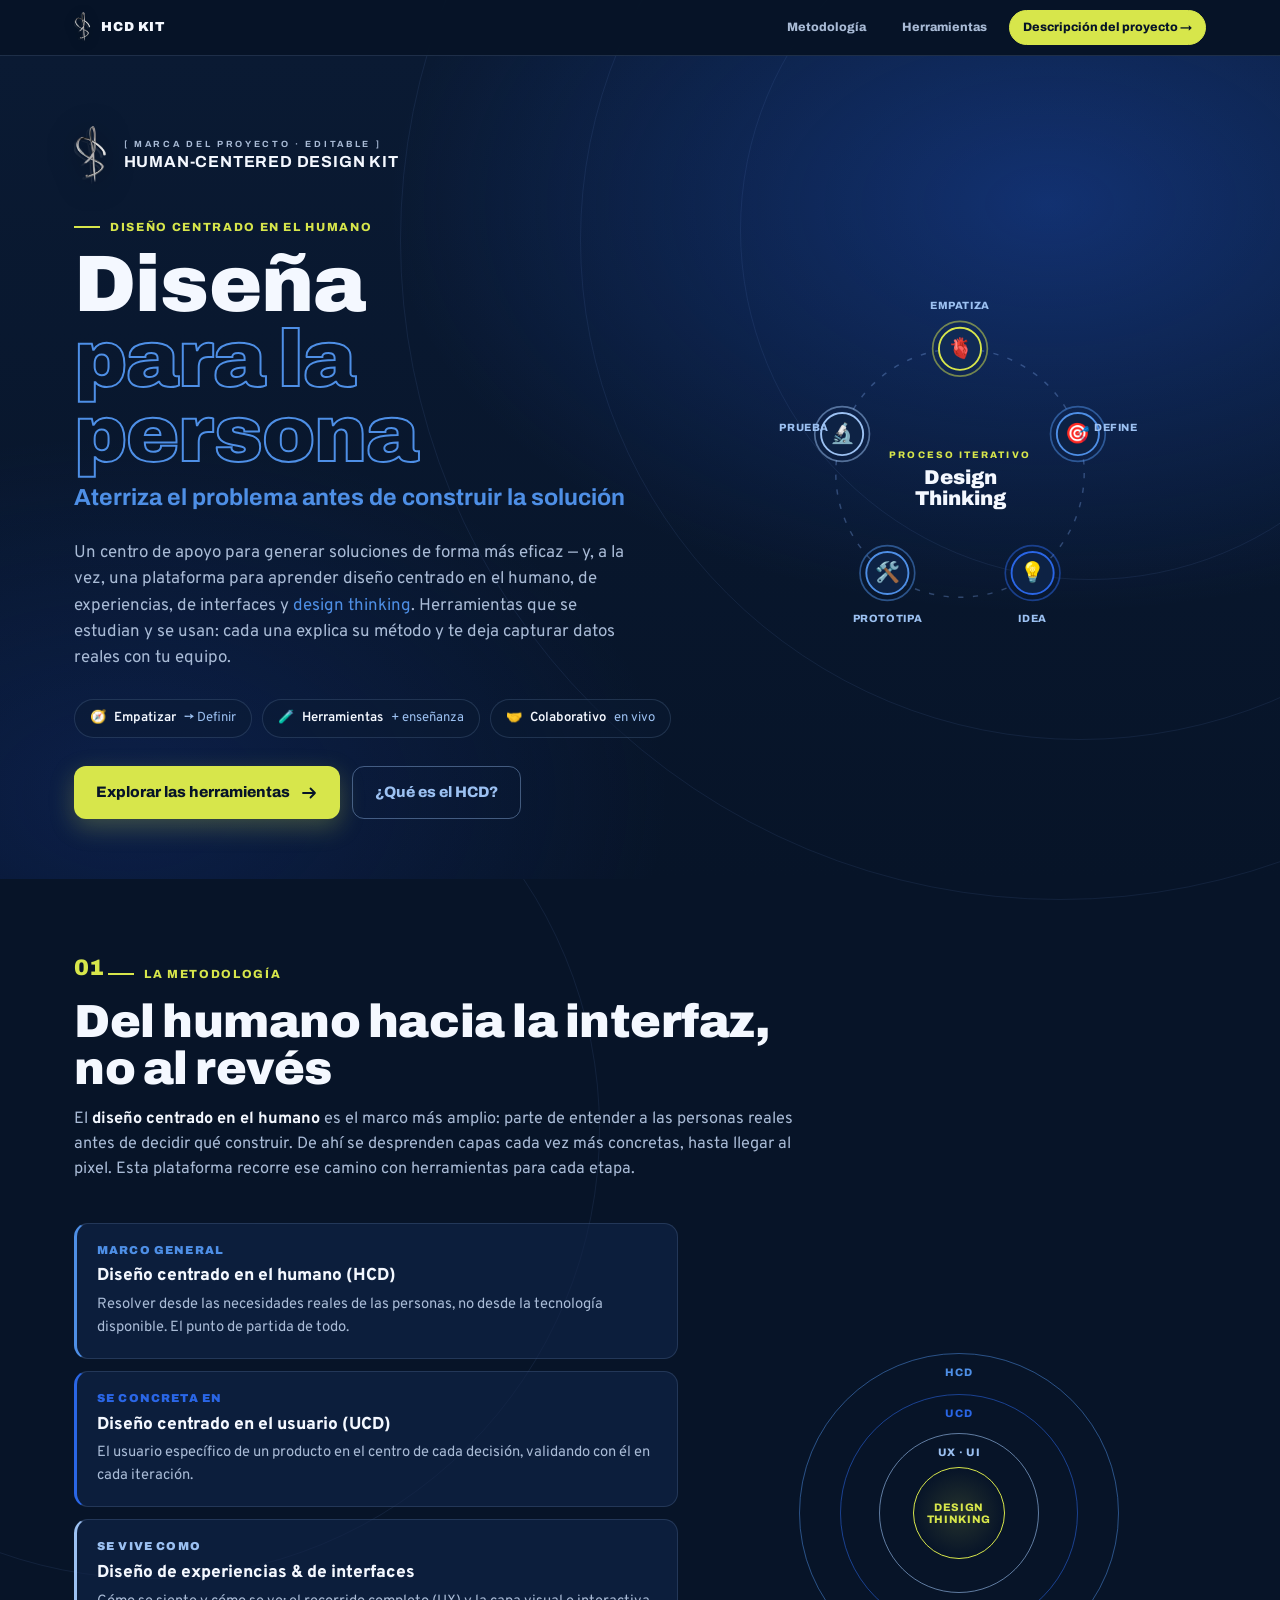
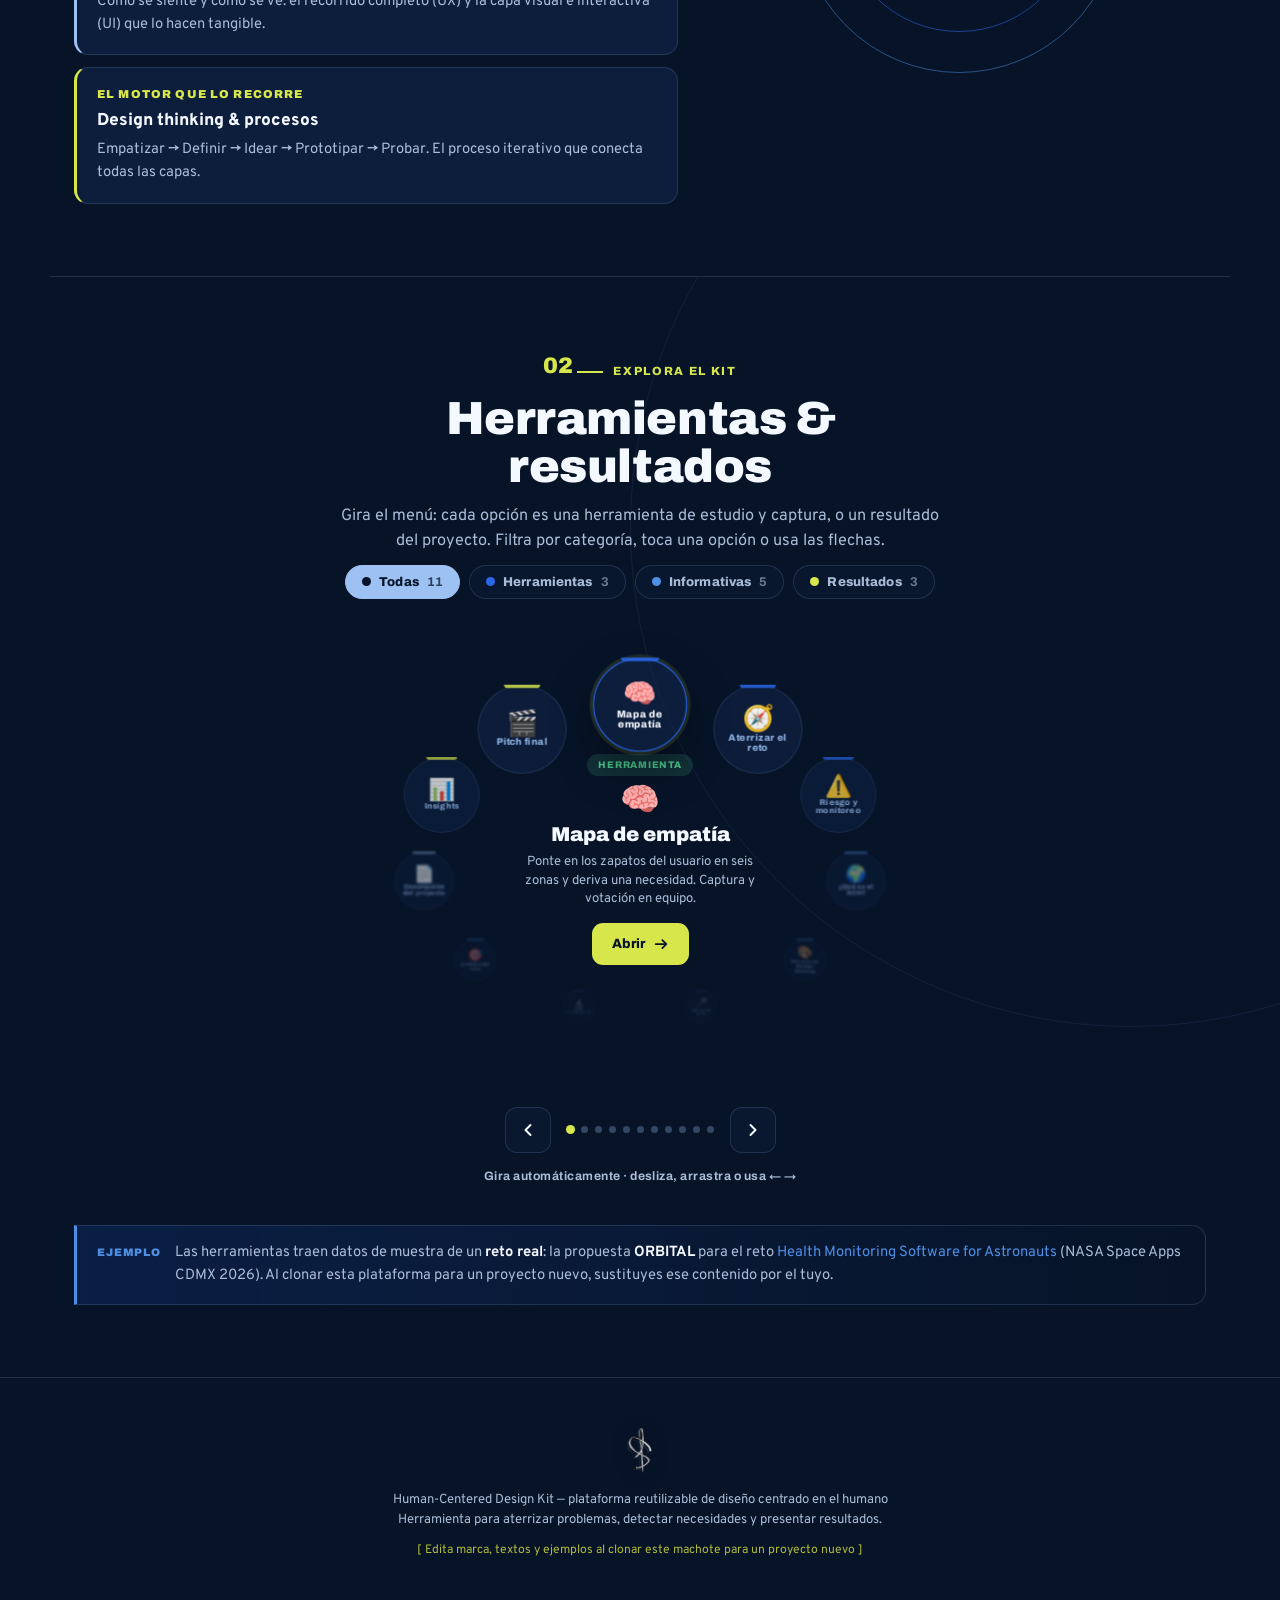
<file: index.html>
<!DOCTYPE html>
<html lang="es">
<head>
<meta charset="UTF-8" />
<meta name="viewport" content="width=device-width, initial-scale=1.0" />
<title>Human-Centered Design · Kit de herramientas</title>
<link rel="icon" type="image/png" sizes="32x32" href="favicon-32.png">
<link rel="icon" type="image/png" sizes="192x192" href="favicon-192.png">
<link rel="shortcut icon" href="favicon.ico">
<link rel="apple-touch-icon" href="apple-touch-icon.png">
<meta name="description" content="Kit de herramientas de Diseño Centrado en el Humano: empatizar, aterrizar problemas, evaluar riesgos y presentar resultados. Plataforma reutilizable para cualquier proyecto, hackatón o emprendimiento." />
<link rel="preconnect" href="https://fonts.googleapis.com" />
<link rel="preconnect" href="https://fonts.gstatic.com" crossorigin />
<link href="https://fonts.googleapis.com/css2?family=Archivo:wght@400;600;700;800;900&family=Overpass:wght@300;400;500;600;700&display=swap" rel="stylesheet" />
<style>
  :root{
    --navy-900:#071428;--navy-800:#0a1a33;--navy-700:#0d2244;--navy-600:#102a55;
    --royal:#1e52c8;--royal-bright:#2a66e6;--blue-soft:#4e8fe6;--blue-pale:#9cc1f2;
    --lime:#d7e64b;--lime-dim:#aeb93a;--white:#f4f8ff;--mute:#a9bbd6;
    --line:rgba(156,193,242,.16);--card:rgba(18,38,74,.6);
    --ok:#4ccb8f;--warn:#f2c14e;--crit:#ef6a5a;--maxw:1180px;--r:18px;
  }
  *{box-sizing:border-box;margin:0;padding:0}
  html{scroll-behavior:smooth}
  body{font-family:"Overpass",system-ui,sans-serif;background:var(--navy-900);color:var(--white);line-height:1.55;-webkit-font-smoothing:antialiased;overflow-x:hidden}
  h1,h2,h3{font-family:"Archivo",sans-serif;letter-spacing:-.01em}
  a{color:inherit}
  .wrap{max-width:var(--maxw);margin:0 auto;padding:0 24px}
  .eyebrow{font-family:"Archivo";font-weight:800;text-transform:uppercase;letter-spacing:.14em;font-size:.74rem;color:var(--lime);display:inline-flex;align-items:center;gap:10px}
  .eyebrow::before{content:"";width:26px;height:2px;background:var(--lime);display:inline-block}
  section{position:relative;padding:72px 0}
  .divline{height:1px;background:var(--line);max-width:var(--maxw);margin:0 auto}
  .rings{position:absolute;inset:0;overflow:hidden;pointer-events:none;z-index:0}
  .rings span{position:absolute;border-radius:50%;border:1px solid rgba(120,160,230,.10)}
  .inner{position:relative;z-index:1}

  /* ---------- STICKY NAV ---------- */
  .topnav{position:sticky;top:0;z-index:40;background:rgba(7,20,40,.82);backdrop-filter:blur(10px);border-bottom:1px solid var(--line)}
  .topnav .tin{display:flex;align-items:center;gap:8px;padding:10px 24px;max-width:var(--maxw);margin:0 auto;overflow-x:auto;scrollbar-width:none}
  .topnav .tin::-webkit-scrollbar{display:none}
  .nbrand{display:flex;align-items:center;gap:10px;flex:0 0 auto;margin-right:auto;text-decoration:none}
  .nbrand img{height:30px;width:auto;display:block;filter:drop-shadow(0 2px 6px rgba(0,0,0,.4))}
  .nbrand b{font-family:"Archivo";font-weight:900;font-size:.82rem;letter-spacing:.06em;text-transform:uppercase}
  .nlink{flex:0 0 auto;font-family:"Archivo";font-weight:800;font-size:.76rem;color:var(--mute);text-decoration:none;padding:7px 13px;border-radius:999px;border:1px solid transparent;white-space:nowrap;transition:.2s}
  .nlink:hover{color:var(--white);border-color:var(--line)}
  .nlink.prime{color:#071428;background:var(--lime);border-color:var(--lime)}
  .nlink.prime:hover{filter:brightness(1.05)}

  /* ---------- HERO ---------- */
  .hero{background:
      radial-gradient(1100px 680px at 82% 18%, rgba(30,82,200,.42), transparent 60%),
      radial-gradient(900px 600px at 10% 90%, rgba(20,50,130,.35), transparent 60%),
      linear-gradient(180deg,var(--navy-800),var(--navy-900));padding:0}
  .hero-grid{display:grid;grid-template-columns:1.1fr .9fr;gap:40px;align-items:center;min-height:82vh;padding:70px 0 60px}
  .brandmark{display:flex;align-items:center;gap:16px;margin-bottom:28px}
  .brandmark img{height:58px;width:auto;display:block;filter:drop-shadow(0 4px 14px rgba(0,0,0,.5))}
  .brandmark .bt{font-family:"Archivo";font-weight:900;line-height:1;text-transform:uppercase}
  .brandmark .bt small{display:block;font-size:.56rem;letter-spacing:.3em;color:var(--mute);font-weight:700;margin-bottom:5px}
  .brandmark .bt b{font-size:1rem;letter-spacing:.05em}
  .hero h1{font-weight:900;font-size:clamp(2.7rem,6.4vw,5rem);line-height:.94;margin:10px 0 8px}
  .hero h1 .stroke{color:transparent;-webkit-text-stroke:2px var(--blue-soft)}
  .hero .tag{font-family:"Archivo";font-weight:700;color:var(--blue-soft);font-size:clamp(1.05rem,2vw,1.45rem);margin-bottom:24px}
  .hero p.lead{color:var(--mute);max-width:52ch;font-size:1.06rem;margin-bottom:28px}
  .hero em{color:var(--blue-soft);font-style:normal}
  .meta-row{display:flex;flex-wrap:wrap;gap:10px}
  .chip{border:1px solid var(--line);background:rgba(10,26,51,.5);border-radius:999px;padding:8px 15px;font-size:.82rem;color:var(--blue-pale);display:inline-flex;gap:8px;align-items:center}
  .chip b{color:var(--white);font-weight:600}
  .cta-row{margin-top:28px;display:flex;flex-wrap:wrap;gap:12px}
  .cta{display:inline-flex;align-items:center;gap:10px;font-family:'Archivo';font-weight:800;font-size:.95rem;padding:14px 22px;border-radius:12px;text-decoration:none;transition:.2s}
  .cta.prime{background:var(--lime);color:#071428;box-shadow:0 8px 24px rgba(215,230,75,.25)}
  .cta.ghost{background:transparent;color:var(--blue-pale);border:1px solid rgba(156,193,242,.4)}
  .cta.ghost:hover{border-color:var(--blue-soft);color:var(--white)}
  .cta svg{width:18px;height:18px}

  /* ---------- DESIGN-THINKING ANIMATED SVG ---------- */
  .dt-wrap{position:relative;display:flex;align-items:center;justify-content:center;min-height:380px}
  .dt-svg{width:min(400px,90%);height:auto;overflow:visible}
  .dt-loop{fill:none;stroke:rgba(120,160,230,.35);stroke-width:1.4;stroke-dasharray:5 9;animation:dtflow 26s linear infinite}
  @keyframes dtflow{to{stroke-dashoffset:-420}}
  .dt-node-ring{fill:none;stroke:var(--nc,#4e8fe6);stroke-width:1.6;opacity:.5}
  .dt-node-core{fill:var(--navy-700);stroke:var(--nc,#4e8fe6);stroke-width:1.8}
  .dt-node{transform-box:fill-box;transform-origin:center;animation:dtpulse 5s ease-in-out infinite;animation-delay:var(--d,0s)}
  @keyframes dtpulse{0%,100%{transform:scale(.86);opacity:.65}44%{transform:scale(1.14);opacity:1}}
  .dt-node.on .dt-node-core{fill:var(--navy-600)}
  .dt-ic{font-size:19px}
  .dt-lbl{font-family:"Archivo",sans-serif;font-weight:800;font-size:10px;letter-spacing:.06em;text-transform:uppercase;fill:var(--blue-pale)}
  .dt-sparkrot{transform-box:view-box;transform-origin:190px 190px;animation:dtspin 11s linear infinite}
  @keyframes dtspin{to{transform:rotate(360deg)}}
  .dt-spark{fill:var(--lime);filter:drop-shadow(0 0 7px rgba(215,230,75,.9))}
  .dt-center{font-family:"Archivo",sans-serif;font-weight:900;fill:var(--white)}
  .dt-center-sub{font-family:"Archivo",sans-serif;font-weight:800;font-size:9px;letter-spacing:.22em;fill:var(--lime);text-transform:uppercase}
  @media(prefers-reduced-motion:reduce){.dt-loop,.dt-node,.dt-sparkrot{animation:none}}

  /* generic section head */
  .shead{max-width:72ch;margin-bottom:40px}
  .shead h2{font-size:clamp(1.9rem,4vw,2.9rem);font-weight:900;line-height:1.02;margin:12px 0 14px}
  .shead p{color:var(--mute);font-size:1.02rem}
  .shead b{color:var(--white)}
  .shead em{color:var(--blue-soft);font-style:normal}
  .numtag{font-family:"Archivo";font-weight:900;color:var(--lime);font-size:1.4rem}

  /* methodology nested layers */
  .layers{display:grid;grid-template-columns:1.1fr .9fr;gap:34px;align-items:center}
  .layerlist{display:flex;flex-direction:column;gap:12px}
  .layer{background:var(--card);border:1px solid var(--line);border-radius:14px;padding:18px 20px;border-left:3px solid var(--lc,var(--blue-soft));transition:.2s}
  .layer:hover{border-color:var(--lc,var(--blue-soft));transform:translateX(4px)}
  .layer .lk{font-family:"Archivo";font-weight:900;font-size:.72rem;letter-spacing:.1em;text-transform:uppercase;color:var(--lc,var(--blue-soft));margin-bottom:4px}
  .layer h4{font-size:1.08rem;font-weight:800;margin-bottom:4px}
  .layer p{color:var(--mute);font-size:.92rem;margin:0}
  .concentric{display:flex;align-items:center;justify-content:center;min-height:320px;position:relative}
  .ring-d{position:absolute;border-radius:50%;display:flex;align-items:flex-start;justify-content:center;padding-top:10px;font-family:"Archivo";font-weight:800;font-size:.68rem;letter-spacing:.06em;text-transform:uppercase}
  .ring-d.r1{width:320px;height:320px;border:1.5px solid rgba(78,143,230,.5);color:var(--blue-soft)}
  .ring-d.r2{width:238px;height:238px;border:1.5px solid rgba(42,102,230,.55);color:var(--royal-bright)}
  .ring-d.r3{width:160px;height:160px;border:1.5px solid rgba(156,193,242,.6);color:var(--blue-pale)}
  .ring-d.core{width:92px;height:92px;border:1.5px solid var(--lime);background:radial-gradient(circle,rgba(215,230,75,.14),transparent 70%);color:var(--lime);align-items:center;padding-top:0;text-align:center;line-height:1.15}

  /* ---------- CIRCULAR MENU ---------- */
  .menu-head{text-align:center;max-width:60ch;margin:0 auto 10px}
  .menu-tabs{display:flex;flex-wrap:wrap;justify-content:center;gap:9px;margin:4px auto 20px;max-width:720px}
  .menu-tab{cursor:pointer;font-family:"Archivo",sans-serif;font-weight:800;font-size:.8rem;letter-spacing:.01em;border:1px solid var(--line);background:rgba(10,26,51,.5);color:var(--mute);border-radius:999px;padding:9px 16px;transition:.2s;display:inline-flex;align-items:center;gap:8px}
  .menu-tab:hover{color:var(--white);border-color:var(--tc,var(--blue-soft))}
  .menu-tab i{width:9px;height:9px;border-radius:50%;background:var(--tc,#4e8fe6);display:inline-block}
  .menu-tab .ct{opacity:.6;font-weight:700}
  .menu-tab.on{background:var(--tc,#4e8fe6);border-color:var(--tc,#4e8fe6);color:#071428}
  .menu-tab.on i{background:#071428}.menu-tab.on .ct{opacity:.75}
  .menu-stage-wrap{position:relative;max-width:640px;margin:0 auto}
  .menu-stage{position:relative;width:100%;height:clamp(360px,78vw,480px);margin:0 auto;touch-action:pan-y;outline:none;user-select:none}
  .wheel{position:absolute;inset:0}
  .mitem{position:absolute;top:50%;left:50%;width:84px;height:84px;margin:-42px 0 0 -42px;border-radius:50%;
    background:var(--card);border:1px solid var(--line);cursor:pointer;display:flex;flex-direction:column;
    align-items:center;justify-content:center;gap:2px;transition:transform .6s cubic-bezier(.2,.7,.2,1),opacity .4s,border-color .3s,box-shadow .3s;
    color:var(--white);text-align:center;padding:4px;will-change:transform,opacity}
  .menu-stage.dragging .mitem{transition:opacity .2s,border-color .3s}
  .mitem::before{content:"";position:absolute;top:-1px;left:50%;transform:translateX(-50%);width:34px;height:3px;border-radius:0 0 4px 4px;background:var(--mc,var(--blue-soft));opacity:.9}
  .mitem .mi-ic{font-size:1.5rem;line-height:1}
  .mitem .mi-t{font-family:"Archivo";font-weight:800;font-size:.56rem;line-height:1.05;letter-spacing:.02em;color:var(--blue-pale);max-width:76px}
  .mitem.active{border-color:var(--mc,var(--blue-soft));box-shadow:0 0 0 3px rgba(215,230,75,.12),0 16px 40px rgba(0,0,0,.45)}
  .mitem.active .mi-t{color:var(--white)}
  .mitem:hover{border-color:var(--mc,var(--blue-soft))}

  .menu-center{position:absolute;top:50%;left:50%;transform:translate(-50%,-50%);width:clamp(180px,42vw,230px);
    text-align:center;pointer-events:none;z-index:150}
  .menu-center .mc-badge{display:inline-block;font-family:"Archivo";font-weight:800;font-size:.6rem;letter-spacing:.08em;text-transform:uppercase;padding:4px 11px;border-radius:999px;margin-bottom:10px}
  .menu-center .mc-ic{font-size:2rem;line-height:1;margin-bottom:6px}
  .menu-center .mc-name{font-family:"Archivo";font-weight:900;font-size:1.25rem;line-height:1.05;margin-bottom:8px}
  .menu-center .mc-desc{color:var(--mute);font-size:.82rem;line-height:1.4;margin-bottom:14px;min-height:46px}
  .menu-center .mc-open{pointer-events:auto;display:inline-flex;align-items:center;gap:8px;background:var(--lime);color:#071428;font-family:"Archivo";font-weight:800;font-size:.84rem;padding:11px 20px;border:none;border-radius:11px;cursor:pointer;text-decoration:none;transition:.2s}
  .menu-center .mc-open:hover{filter:brightness(1.06);transform:translateY(-1px)}
  .menu-center .mc-open svg{width:16px;height:16px}

  .badge-data{background:rgba(76,203,143,.16);color:var(--ok)}
  .badge-info{background:rgba(78,143,230,.18);color:var(--blue-soft)}
  .badge-result{background:rgba(215,230,75,.16);color:var(--lime-dim)}
  .badge-proj{background:rgba(156,193,242,.18);color:var(--blue-pale)}

  .menu-arrows{display:flex;align-items:center;justify-content:center;gap:16px;margin-top:8px}
  .marrow{width:46px;height:46px;border-radius:12px;border:1px solid var(--line);background:rgba(10,26,51,.7);color:var(--white);cursor:pointer;display:flex;align-items:center;justify-content:center;transition:.2s}
  .marrow:hover{border-color:var(--lime);color:var(--lime)}
  .marrow svg{width:20px;height:20px}
  .menu-dots{display:flex;gap:7px;align-items:center}
  .mdot{width:7px;height:7px;border-radius:50%;background:rgba(156,193,242,.3);cursor:pointer;transition:.2s;border:none;padding:0}
  .mdot.on{background:var(--lime);transform:scale(1.3)}
  .menu-hint{text-align:center;color:var(--mute);font-size:.76rem;margin-top:14px;font-family:"Archivo";font-weight:700;letter-spacing:.04em}

  .exbanner{display:flex;gap:14px;align-items:flex-start;background:linear-gradient(90deg,rgba(30,82,200,.18),transparent);border:1px solid var(--line);border-left:3px solid var(--blue-soft);border-radius:0 14px 14px 0;padding:16px 20px;margin-top:40px}
  .exbanner .xt{font-family:"Archivo";font-weight:900;font-size:.68rem;letter-spacing:.08em;text-transform:uppercase;color:var(--blue-soft);flex:0 0 auto;padding-top:2px}
  .exbanner p{margin:0;color:var(--mute);font-size:.92rem}
  .exbanner b{color:var(--white)}
  .exbanner em{color:var(--blue-soft);font-style:normal}

  footer{padding:50px 0;text-align:center;color:var(--mute);font-size:.82rem;border-top:1px solid var(--line)}
  footer img{height:46px;width:auto;margin:0 auto 16px;display:block;filter:drop-shadow(0 3px 10px rgba(0,0,0,.4))}
  footer .edit{margin-top:10px;font-size:.76rem;color:var(--lime-dim)}

  @media(max-width:900px){
    .hero-grid{grid-template-columns:1fr;gap:6px;padding:48px 0 36px;min-height:auto}
    .dt-wrap{min-height:300px;order:-1}
    .layers{grid-template-columns:1fr;gap:24px}
    .concentric{min-height:300px;order:-1}
    .mitem{width:66px;height:66px;margin:-33px 0 0 -33px}
    .mitem .mi-ic{font-size:1.2rem}
    .mitem .mi-t{font-size:.5rem;max-width:60px}
  }
  @media(max-width:700px){
    .menu-stage{height:300px}
    .menu-center{position:static;transform:none;width:auto;max-width:340px;margin:6px auto 0;pointer-events:auto}
    .menu-center .mc-desc{min-height:0}
  }
</style>
</head>
<body>

<!-- ============ STICKY NAV ============ -->
<nav class="topnav">
  <div class="tin">
    <a class="nbrand" href="index.html">
      <img src="assets/img/logo.png" alt="Logo">
      <b>HCD&nbsp;Kit</b>
    </a>
    <a class="nlink" href="#metodologia">Metodología</a>
    <a class="nlink" href="#explorar">Herramientas</a>
    <a class="nlink prime" href="proyecto.html">Descripción del proyecto →</a>
  </div>
</nav>

<!-- ============ HERO ============ -->
<header class="hero">
  <div class="rings">
    <span style="width:700px;height:700px;top:-120px;right:-160px"></span>
    <span style="width:1000px;height:1000px;top:-260px;right:-300px"></span>
    <span style="width:1320px;height:1320px;top:-420px;right:-440px"></span>
  </div>
  <div class="wrap inner">
    <div class="hero-grid">
      <div>
        <div class="brandmark">
          <img src="assets/img/logo.png" alt="Logo">
          <span class="bt">
            <small>[ Marca del proyecto · editable ]</small>
            <b>HUMAN-CENTERED DESIGN KIT</b>
          </span>
        </div>

        <div class="eyebrow">Diseño centrado en el humano</div>
        <h1>Diseña<br><span class="stroke">para la persona</span></h1>
        <div class="tag">Aterriza el problema antes de construir la solución</div>
        <p class="lead">Un centro de apoyo para generar soluciones de forma más eficaz — y, a la vez, una plataforma para aprender diseño centrado en el humano, de experiencias, de interfaces y <em>design thinking</em>. Herramientas que se estudian y se usan: cada una explica su método y te deja capturar datos reales con tu equipo.</p>

        <div class="meta-row">
          <span class="chip">🧭 <b>Empatizar</b> → Definir</span>
          <span class="chip">🧪 <b>Herramientas</b> + enseñanza</span>
          <span class="chip">🤝 <b>Colaborativo</b> en vivo</span>
        </div>

        <div class="cta-row">
          <a class="cta prime" href="#explorar">
            Explorar las herramientas
            <svg viewBox="0 0 24 24" fill="none"><path d="M4 12h16M14 6l6 6-6 6" stroke="currentColor" stroke-width="2.4" stroke-linecap="round" stroke-linejoin="round"/></svg>
          </a>
          <a class="cta ghost" href="#metodologia">¿Qué es el HCD?</a>
        </div>
      </div>

      <!-- Design-thinking animated loop -->
      <div class="dt-wrap">
        <svg class="dt-svg" viewBox="0 0 380 380" role="img" aria-label="Ciclo iterativo de design thinking: empatizar, definir, idear, prototipar, probar">
          <circle class="dt-loop" cx="190" cy="190" r="118"/>
          <!-- traveling spark -->
          <g class="dt-sparkrot"><circle class="dt-spark" cx="190" cy="72" r="5.5"/></g>
          <!-- center label -->
          <text class="dt-center-sub" x="190" y="176" text-anchor="middle">Proceso iterativo</text>
          <text class="dt-center" x="190" y="200" text-anchor="middle" font-size="19">Design</text>
          <text class="dt-center" x="190" y="220" text-anchor="middle" font-size="19">Thinking</text>

          <!-- NODES -->
          <g class="dt-node on" style="--d:0s;--nc:#d7e64b">
            <circle class="dt-node-ring" cx="190" cy="72" r="26"/>
            <circle class="dt-node-core" cx="190" cy="72" r="20"/>
            <text class="dt-ic" x="190" y="78" text-anchor="middle">🫀</text>
          </g>
          <text class="dt-lbl" x="190" y="34" text-anchor="middle">Empatiza</text>

          <g class="dt-node" style="--d:1s;--nc:#4e8fe6">
            <circle class="dt-node-ring" cx="302" cy="153" r="26"/>
            <circle class="dt-node-core" cx="302" cy="153" r="20"/>
            <text class="dt-ic" x="302" y="159" text-anchor="middle">🎯</text>
          </g>
          <text class="dt-lbl" x="338" y="150" text-anchor="middle">Define</text>

          <g class="dt-node" style="--d:2s;--nc:#2a66e6">
            <circle class="dt-node-ring" cx="259" cy="285" r="26"/>
            <circle class="dt-node-core" cx="259" cy="285" r="20"/>
            <text class="dt-ic" x="259" y="291" text-anchor="middle">💡</text>
          </g>
          <text class="dt-lbl" x="259" y="332" text-anchor="middle">Idea</text>

          <g class="dt-node" style="--d:3s;--nc:#4e8fe6">
            <circle class="dt-node-ring" cx="121" cy="285" r="26"/>
            <circle class="dt-node-core" cx="121" cy="285" r="20"/>
            <text class="dt-ic" x="121" y="291" text-anchor="middle">🛠️</text>
          </g>
          <text class="dt-lbl" x="121" y="332" text-anchor="middle">Prototipa</text>

          <g class="dt-node" style="--d:4s;--nc:#9cc1f2">
            <circle class="dt-node-ring" cx="78" cy="153" r="26"/>
            <circle class="dt-node-core" cx="78" cy="153" r="20"/>
            <text class="dt-ic" x="78" y="159" text-anchor="middle">🔬</text>
          </g>
          <text class="dt-lbl" x="42" y="150" text-anchor="middle">Prueba</text>
        </svg>
      </div>
    </div>
  </div>
</header>

<!-- ============ 01 METODOLOGÍA ============ -->
<section id="metodologia">
  <div class="rings"><span style="width:900px;height:900px;top:-200px;left:-300px"></span></div>
  <div class="wrap inner">
    <div class="shead">
      <span class="numtag">01</span>
      <div class="eyebrow" style="margin-top:8px">La metodología</div>
      <h2>Del humano hacia la interfaz, no al revés</h2>
      <p>El <b>diseño centrado en el humano</b> es el marco más amplio: parte de entender a las personas reales antes de decidir qué construir. De ahí se desprenden capas cada vez más concretas, hasta llegar al pixel. Esta plataforma recorre ese camino con herramientas para cada etapa.</p>
    </div>
    <div class="layers">
      <div class="layerlist">
        <div class="layer" style="--lc:var(--blue-soft)">
          <div class="lk">Marco general</div>
          <h4>Diseño centrado en el humano (HCD)</h4>
          <p>Resolver desde las necesidades reales de las personas, no desde la tecnología disponible. El punto de partida de todo.</p>
        </div>
        <div class="layer" style="--lc:var(--royal-bright)">
          <div class="lk">Se concreta en</div>
          <h4>Diseño centrado en el usuario (UCD)</h4>
          <p>El usuario específico de un producto en el centro de cada decisión, validando con él en cada iteración.</p>
        </div>
        <div class="layer" style="--lc:var(--blue-pale)">
          <div class="lk">Se vive como</div>
          <h4>Diseño de experiencias &amp; de interfaces</h4>
          <p>Cómo se siente y cómo se ve: el recorrido completo (UX) y la capa visual e interactiva (UI) que lo hacen tangible.</p>
        </div>
        <div class="layer" style="--lc:var(--lime)">
          <div class="lk">El motor que lo recorre</div>
          <h4>Design thinking &amp; procesos</h4>
          <p>Empatizar → Definir → Idear → Prototipar → Probar. El proceso iterativo que conecta todas las capas.</p>
        </div>
      </div>
      <div class="concentric" aria-hidden="true">
        <div class="ring-d r1">HCD</div>
        <div class="ring-d r2">UCD</div>
        <div class="ring-d r3">UX · UI</div>
        <div class="ring-d core">Design<br>Thinking</div>
      </div>
    </div>
  </div>
</section>
<div class="divline"></div>

<!-- ============ 02 EXPLORAR · MENÚ CIRCULAR ============ -->
<section id="explorar">
  <div class="rings"><span style="width:1000px;height:1000px;top:-250px;right:-350px"></span></div>
  <div class="wrap inner">
    <div class="shead menu-head" style="text-align:center">
      <span class="numtag">02</span>
      <div class="eyebrow" style="margin-top:8px;justify-content:center">Explora el kit</div>
      <h2>Herramientas &amp; resultados</h2>
      <p style="margin:0 auto">Gira el menú: cada opción es una herramienta de estudio y captura, o un resultado del proyecto. Filtra por categoría, toca una opción o usa las flechas.</p>
    </div>

    <div class="menu-tabs" id="menuTabs" role="tablist" aria-label="Categorías del menú"></div>

    <div class="menu-stage-wrap">
      <div class="menu-stage" id="menuStage" tabindex="0" role="listbox" aria-label="Menú de herramientas">
        <div class="wheel" id="wheel"></div>
      </div>
      <div class="menu-center" id="menuCenter" aria-live="polite"></div>
    </div>

    <div class="menu-arrows">
      <button class="marrow" id="mPrev" type="button" aria-label="Anterior"><svg viewBox="0 0 24 24" fill="none"><path d="M15 6l-6 6 6 6" stroke="currentColor" stroke-width="2.4" stroke-linecap="round" stroke-linejoin="round"/></svg></button>
      <div class="menu-dots" id="menuDots"></div>
      <button class="marrow" id="mNext" type="button" aria-label="Siguiente"><svg viewBox="0 0 24 24" fill="none"><path d="M9 6l6 6-6 6" stroke="currentColor" stroke-width="2.4" stroke-linecap="round" stroke-linejoin="round"/></svg></button>
    </div>
    <div class="menu-hint">Gira automáticamente · desliza, arrastra o usa ← →</div>

    <div class="exbanner">
      <span class="xt">Ejemplo</span>
      <p>Las herramientas traen datos de muestra de un <b>reto real</b>: la propuesta <b>ORBITAL</b> para el reto <em>Health Monitoring Software for Astronauts</em> (NASA Space Apps CDMX 2026). Al clonar esta plataforma para un proyecto nuevo, sustituyes ese contenido por el tuyo.</p>
    </div>
  </div>
</section>

<footer>
  <img src="assets/img/logo.png" alt="Logo">
  Human-Centered Design Kit — plataforma reutilizable de diseño centrado en el humano<br/>
  Herramienta para aterrizar problemas, detectar necesidades y presentar resultados.
  <div class="edit">[ Edita marca, textos y ejemplos al clonar este machote para un proyecto nuevo ]</div>
</footer>

<script>
(function(){
  var ALL=[
    {ic:'🧠',name:'Mapa de empatía',cat:'tool',badge:'Herramienta',bc:'badge-data',mc:'#2a66e6',href:'empatia.html',desc:'Ponte en los zapatos del usuario en seis zonas y deriva una necesidad. Captura y votación en equipo.'},
    {ic:'🧭',name:'Aterrizar el reto',cat:'tool',badge:'Herramienta',bc:'badge-data',mc:'#2a66e6',href:'aterrizar.html',desc:'Convierte un reto amplio en un problema potente y una idea para prototipar.'},
    {ic:'⚠️',name:'Riesgo y monitoreo',cat:'tool',badge:'Herramienta',bc:'badge-data',mc:'#2a66e6',href:'riesgo.html',desc:'Escalera del riesgo, peligrosidad, controles y cédulas llenables en equipo.'},
    {ic:'🌍',name:'¿Qué es el DCH?',cat:'info',badge:'Informativa',bc:'badge-info',mc:'#4e8fe6',href:'que-es-dch.html',desc:'Qué es el Diseño Centrado en el Humano (IDEO U): definición, historia, 3 fases, 8 principios, lenguaje, casos reales y cómo empezar.'},
    {ic:'🎨',name:'Proceso de Design Thinking',cat:'info',badge:'Informativa',bc:'badge-info',mc:'#4e8fe6',href:'proceso-dt.html',desc:'Las 7 fases del proceso centrado en las personas (IDEO U), paso a paso y con herramientas interactivas para practicar cada etapa.'},
    {ic:'🎤',name:'Manual de pitch',cat:'info',badge:'Informativa',bc:'badge-info',mc:'#4e8fe6',href:'manual-pitch.html',desc:'Las piezas de un pitch ganador, los criterios de los jueces y los checklists. Solo consulta.'},
    {ic:'🔬',name:'Investigación',cat:'info',badge:'Informativa · ejemplo',bc:'badge-info',mc:'#4e8fe6',href:'investigacion.html',desc:'Cómo documentar el marco y las fuentes de un reto. Ejemplo real de la NASA.'},
    {ic:'🎯',name:'Análisis del reto',cat:'info',badge:'Informativa · ejemplo',bc:'badge-info',mc:'#4e8fe6',href:'reto.html',desc:'Cómo desglosar los objetivos de un reto. Ejemplo real de la NASA.'},
    {ic:'📄',name:'Descripción del proyecto',cat:'result',badge:'Página central',bc:'badge-proj',mc:'#9cc1f2',href:'proyecto.html',desc:'La portada de tu proyecto y el acceso a todos los resultados. Plantilla lista para rellenar.'},
    {ic:'📊',name:'Insights',cat:'result',badge:'Resultado',bc:'badge-result',mc:'#d7e64b',href:'insights.html',desc:'Presentación de hallazgos que retoma lo capturado en las herramientas colaborativas.'},
    {ic:'🎬',name:'Pitch final',cat:'result',badge:'Resultado',bc:'badge-result',mc:'#d7e64b',href:'pitch-jurado.html',desc:'Presentación a pantalla completa para jurado, stakeholders o inversionistas.'}
  ];
  var CATS=[
    {id:'all',  label:'Todas',        c:'#9cc1f2'},
    {id:'tool', label:'Herramientas', c:'#2a66e6'},
    {id:'info', label:'Informativas', c:'#4e8fe6'},
    {id:'result',label:'Resultados',  c:'#d7e64b'}
  ];
  var ITEMS=ALL.slice(), N=ITEMS.length, step=360/N, curCat='all';
  var stage=document.getElementById('menuStage'), wheel=document.getElementById('wheel'),
      center=document.getElementById('menuCenter'), dotsBox=document.getElementById('menuDots'),
      tabsBox=document.getElementById('menuTabs');
  var pos=0, R=150, els=[], dots=[], paused=false, autoT=null;

  // category tabs
  CATS.forEach(function(cat){
    var count=cat.id==='all'?ALL.length:ALL.filter(function(x){return x.cat===cat.id;}).length;
    var t=document.createElement('button'); t.type='button'; t.className='menu-tab'+(cat.id==='all'?' on':'');
    t.style.setProperty('--tc',cat.c); t.setAttribute('role','tab'); t.dataset.cat=cat.id;
    t.innerHTML='<i></i>'+cat.label+' <span class="ct">'+count+'</span>';
    t.addEventListener('click',function(){ setCat(cat.id); });
    tabsBox.appendChild(t);
  });
  function setCat(id){
    if(id===curCat) return;
    curCat=id;
    [].forEach.call(tabsBox.children,function(t){ t.classList.toggle('on',t.dataset.cat===id); });
    ITEMS=(id==='all')?ALL.slice():ALL.filter(function(x){return x.cat===id;});
    buildWheel(); kick();
  }

  // build items + dots (rebuilds whenever the filter changes)
  function buildWheel(){
    wheel.innerHTML=''; dotsBox.innerHTML=''; els=[]; dots=[];
    N=ITEMS.length; step=360/N; pos=0;
    ITEMS.forEach(function(it,i){
      var el=document.createElement('button');
      el.type='button'; el.className='mitem'; el.style.setProperty('--mc',it.mc);
      el.setAttribute('role','option'); el.setAttribute('aria-label',it.name);
      el.innerHTML='<span class="mi-ic">'+it.ic+'</span><span class="mi-t">'+it.name+'</span>';
      el.dataset.i=i; wheel.appendChild(el); els.push(el);
      el.addEventListener('click',function(e){
        if(drag.moved>6) return;
        var k=+el.dataset.i;
        if(k===activeIndex()) open(); else { goTo(k); kick(); }
      });
      var d=document.createElement('button'); d.type='button'; d.className='mdot'; d.setAttribute('aria-label',it.name);
      d.addEventListener('click',(function(k){return function(){ goTo(k); kick(); };})(i)); dotsBox.appendChild(d); dots.push(d);
    });
    computeR(); render();
  }

  function computeR(){
    var w=stage.clientWidth, h=stage.clientHeight, isz=els[0].offsetWidth||80;
    R=Math.min(w,h)/2 - isz/2 - 10;
  }
  function activeIndex(){ return ((Math.round(pos)%N)+N)%N; }
  function render(){
    // Órbita elíptica = disco visto en ángulo (perspectiva): más ancho que alto.
    var Rx=R*1.16, Ry=R*0.82;
    for(var i=0;i<N;i++){
      var th=(i-pos)*step, rad=th*Math.PI/180;
      var front=Math.cos(rad);            // 1 enfrente (arriba/seleccionada), -1 al fondo
      var depth=(front+1)/2;              // 0 al fondo .. 1 enfrente
      var x=Math.sin(rad)*Rx;             // reparto horizontal
      var y=-front*Ry;                    // la de enfrente arriba; las del fondo, abajo
      var sc=0.38+0.74*depth;             // 0.38 al fondo -> 1.12 enfrente: la seleccionada resalta
      var op=0.16+0.84*depth;             // se desvanecen hacia el fondo
      var blur=(1-depth)*2.8;             // y se ven desenfocadas: refuerza la profundidad
      els[i].style.transform='translate('+x.toFixed(1)+'px,'+y.toFixed(1)+'px) scale('+sc.toFixed(3)+')';
      els[i].style.opacity=op.toFixed(2);
      els[i].style.filter=blur>0.15?'blur('+blur.toFixed(2)+'px)':'none';
      // Las del fondo (z < 150) quedan detrás de la tarjeta central; las de enfrente, delante.
      els[i].style.zIndex=Math.round(depth*220)+80;
    }
    var a=activeIndex();
    for(var j=0;j<N;j++){ els[j].classList.toggle('active',j===a); dots[j].classList.toggle('on',j===a); }
    var it=ITEMS[a];
    center.innerHTML='<span class="mc-badge '+it.bc+'">'+it.badge+'</span>'+
      '<div class="mc-ic">'+it.ic+'</div>'+
      '<div class="mc-name">'+it.name+'</div>'+
      '<div class="mc-desc">'+it.desc+'</div>'+
      '<a class="mc-open" href="'+it.href+'">Abrir <svg viewBox="0 0 24 24" fill="none"><path d="M4 12h16M14 6l6 6-6 6" stroke="currentColor" stroke-width="2.6" stroke-linecap="round" stroke-linejoin="round"/></svg></a>';
  }
  function go(p){ pos=p; render(); }
  function next(){ go(Math.round(pos)+1); }
  function prev(){ go(Math.round(pos)-1); }
  function goTo(i){
    var a=activeIndex(), d=i-a;
    while(d>N/2) d-=N; while(d<-N/2) d+=N;
    go(Math.round(pos)+d);
  }
  function open(){ window.location.href=ITEMS[activeIndex()].href; }

  // auto rotate
  function startAuto(){ stopAuto(); autoT=setInterval(function(){ if(!paused) next(); },5000); }
  function stopAuto(){ if(autoT){ clearInterval(autoT); autoT=null; } }
  function kick(){ paused=true; stopAuto(); clearTimeout(kick._t); kick._t=setTimeout(function(){ paused=false; startAuto(); },6000); }

  // arrows + keyboard
  document.getElementById('mNext').addEventListener('click',function(){ next(); kick(); });
  document.getElementById('mPrev').addEventListener('click',function(){ prev(); kick(); });
  stage.addEventListener('keydown',function(e){
    if(e.key==='ArrowRight'||e.key==='ArrowDown'){ e.preventDefault(); next(); kick(); }
    else if(e.key==='ArrowLeft'||e.key==='ArrowUp'){ e.preventDefault(); prev(); kick(); }
    else if(e.key==='Enter'||e.key===' '){ e.preventDefault(); open(); }
  });
  stage.addEventListener('mouseenter',function(){ paused=true; });
  stage.addEventListener('mouseleave',function(){ if(!drag.on){ paused=false; } });

  // pointer drag (touch + mouse unified)
  var drag={on:false,x:0,start:0,moved:0};
  var STEPPX=72;
  stage.addEventListener('pointerdown',function(e){
    if(e.target.closest('.mc-open')) return;
    drag.on=true; drag.x=e.clientX; drag.start=pos; drag.moved=0;
    paused=true; stopAuto(); stage.classList.add('dragging');
    try{ stage.setPointerCapture(e.pointerId); }catch(_){}
  });
  stage.addEventListener('pointermove',function(e){
    if(!drag.on) return;
    var dx=e.clientX-drag.x; drag.moved=Math.max(drag.moved,Math.abs(dx));
    pos=drag.start - dx/STEPPX; render();
  });
  function endDrag(){
    if(!drag.on) return; drag.on=false; stage.classList.remove('dragging');
    go(Math.round(pos)); kick();
  }
  stage.addEventListener('pointerup',endDrag);
  stage.addEventListener('pointercancel',endDrag);

  document.addEventListener('visibilitychange',function(){ paused=document.hidden; });
  window.addEventListener('resize',function(){ computeR(); render(); });

  // init
  function init(){ buildWheel(); startAuto(); }
  if(document.readyState!=='loading') init(); else document.addEventListener('DOMContentLoaded',init);
  window.addEventListener('load',function(){ computeR(); render(); });
})();
</script>
</body>
</html>
</file>
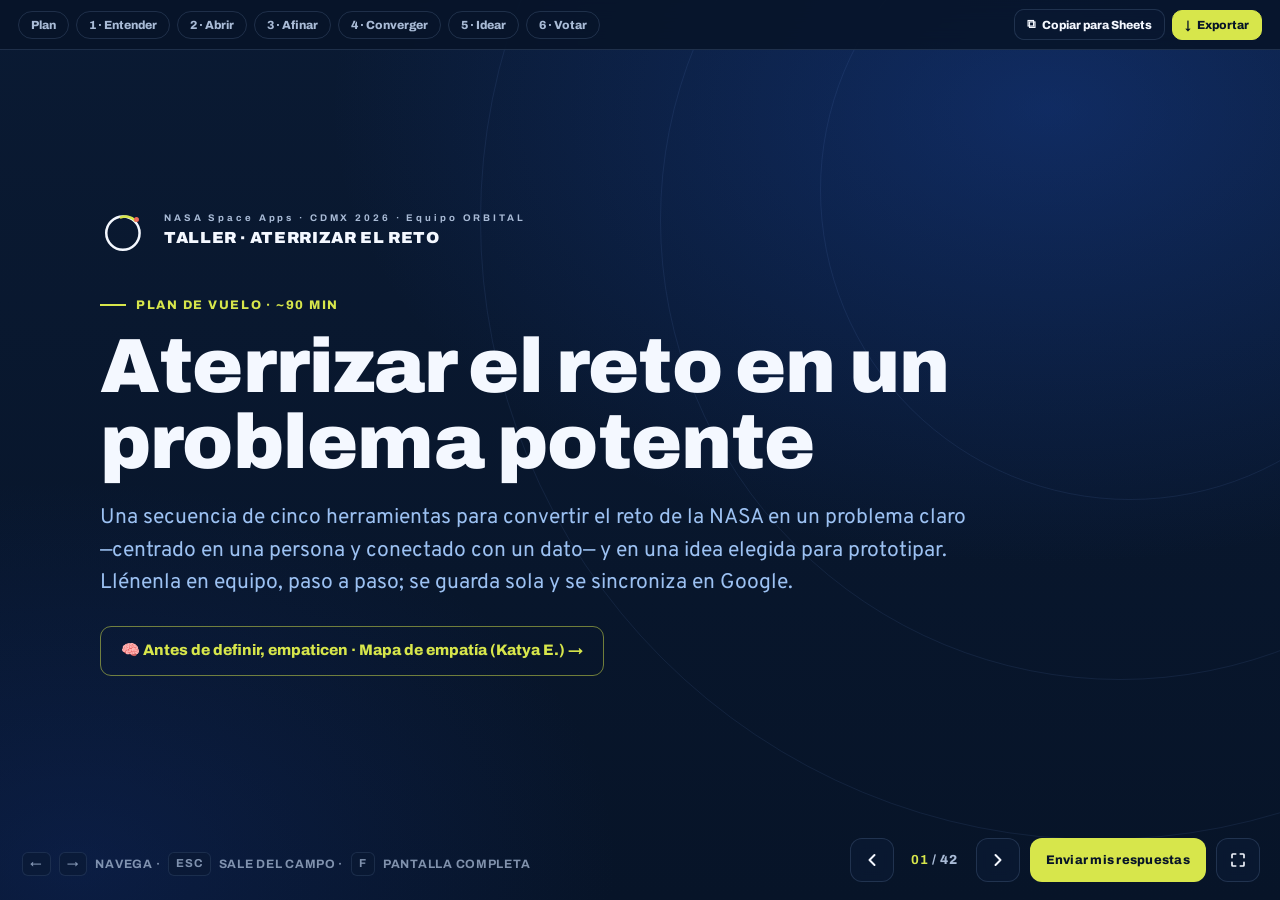
<file: aterrizar.html>
<!DOCTYPE html>
<html lang="es">
<head>
<meta charset="UTF-8" />
<meta name="viewport" content="width=device-width, initial-scale=1.0" />
<title>ORBITAL · Aterrizar el reto (taller)</title>
<link rel="icon" type="image/png" sizes="32x32" href="favicon-32.png">
<link rel="icon" type="image/png" sizes="192x192" href="favicon-192.png">
<link rel="shortcut icon" href="favicon.ico">
<link rel="apple-touch-icon" href="apple-touch-icon.png">
<meta name="description" content="Taller paso a paso para aterrizar el reto de la NASA en un problema potente y una idea para prototipar. Formularios rellenables + exportación a Sheets. NASA Space Apps CDMX 2026." />
<link rel="preconnect" href="https://fonts.googleapis.com" />
<link rel="preconnect" href="https://fonts.gstatic.com" crossorigin />
<link href="https://fonts.googleapis.com/css2?family=Archivo:wght@400;600;700;800;900&family=Overpass:wght@300;400;500;600;700&display=swap" rel="stylesheet" />
<style>
  :root{
    --navy-900:#071428;--navy-800:#0a1a33;--navy-700:#0d2244;--navy-600:#102a55;
    --royal:#1e52c8;--royal-bright:#2a66e6;--blue-soft:#4e8fe6;--blue-pale:#9cc1f2;
    --lime:#d7e64b;--white:#f4f8ff;--mute:#a9bbd6;--line:rgba(156,193,242,.16);
    --card:rgba(18,38,74,.6);--ok:#4ccb8f;--warn:#f2c14e;--crit:#ef6a5a;
  }
  *{box-sizing:border-box;margin:0;padding:0}
  html,body{height:100%}
  body{font-family:"Overpass",system-ui,sans-serif;background:var(--navy-900);color:var(--white);line-height:1.55;-webkit-font-smoothing:antialiased;overflow:hidden}
  h1,h2,h3,h4,.display{font-family:"Archivo",sans-serif;letter-spacing:-.01em}
  a{color:var(--blue-soft)}

  /* ---------- DECK ---------- */
  .deck{position:fixed;inset:0;background:
      radial-gradient(1200px 760px at 82% 12%, rgba(30,82,200,.32), transparent 60%),
      radial-gradient(900px 640px at 6% 96%, rgba(20,50,130,.3), transparent 60%),
      linear-gradient(180deg,var(--navy-800),var(--navy-900))}
  .slide{position:absolute;inset:0;display:flex;flex-direction:column;justify-content:flex-start;
    padding:clamp(70px,10vh,98px) clamp(22px,6vw,96px) clamp(88px,12vh,112px);
    opacity:0;visibility:hidden;transform:scale(.985);
    transition:opacity .5s ease,transform .6s cubic-bezier(.2,.7,.2,1),visibility .5s;
    overflow-y:auto}
  .slide.active{opacity:1;visibility:visible;transform:none;z-index:2}
  .sin{width:100%;max-width:1080px;margin:auto}

  .rings{position:absolute;inset:0;overflow:hidden;pointer-events:none;z-index:0}
  .rings span{position:absolute;border-radius:50%;border:1px solid rgba(120,160,230,.10)}

  .r{opacity:0;transform:translateY(26px);
     transition:opacity .6s cubic-bezier(.2,.7,.2,1),transform .6s cubic-bezier(.2,.7,.2,1)}
  .slide.active .r{opacity:1;transform:none;transition-delay:var(--d,0s)}
  .slide.active .pop{animation:pop .6s both;animation-delay:var(--d,0s)}
  @keyframes pop{from{opacity:0;transform:scale(.9)}to{opacity:1;transform:scale(1)}}

  /* shared type */
  .eyebrow{font-family:"Archivo";font-weight:800;text-transform:uppercase;letter-spacing:.14em;font-size:clamp(.66rem,1.1vw,.78rem);color:var(--lime);display:inline-flex;align-items:center;gap:10px}
  .eyebrow::before{content:"";width:26px;height:2px;background:var(--lime);display:inline-block}
  .numtag{font-family:"Archivo";font-weight:900;color:var(--lime);font-size:clamp(1.3rem,2.4vw,1.7rem);display:block;margin-bottom:6px}
  h2.title{font-size:clamp(1.9rem,4.8vw,3.4rem);font-weight:900;line-height:1.02;margin:8px 0 14px}
  h2.title.sm{font-size:clamp(1.6rem,3.6vw,2.6rem);margin:0}
  .sub{color:var(--mute);font-size:clamp(1rem,1.7vw,1.2rem);max-width:70ch}
  .hl{color:var(--lime)} em{color:var(--blue-soft);font-style:normal}
  .chip{display:inline-flex;align-items:center;gap:8px;background:rgba(215,230,75,.14);border:1px solid rgba(215,230,75,.4);color:var(--lime);font-family:"Archivo";font-weight:800;font-size:clamp(.72rem,1.2vw,.82rem);letter-spacing:.06em;text-transform:uppercase;padding:6px 14px;border-radius:999px;margin-bottom:14px}

  /* ---------- HERO ---------- */
  .brandmark{display:flex;align-items:center;gap:14px;margin-bottom:34px}
  .logo-ring{width:50px;height:50px;flex:0 0 auto}
  .brandmark small{display:block;font-size:.6rem;letter-spacing:.3em;color:var(--mute);font-weight:700;font-family:"Archivo"}
  .brandmark b{font-size:1rem;letter-spacing:.04em;font-family:"Archivo";font-weight:900;text-transform:uppercase}
  .hero h1{font-weight:900;font-size:clamp(2.4rem,6.6vw,4.8rem);line-height:.98;margin:14px 0 22px;max-width:18ch}
  .hero .lead{color:var(--blue-pale);font-size:clamp(1.02rem,2vw,1.32rem);max-width:62ch;margin-bottom:26px}
  .ghostlink{display:inline-flex;align-items:center;gap:9px;background:transparent;color:var(--lime);border:1px solid rgba(215,230,75,.5);font-family:"Archivo",sans-serif;font-weight:800;font-size:clamp(.85rem,1.4vw,.95rem);padding:12px 20px;border-radius:11px;text-decoration:none}
  .ghostlink:hover{background:rgba(215,230,75,.08)}

  /* plan 90 min */
  .plan{display:grid;grid-template-columns:repeat(5,1fr);gap:14px;margin-top:26px}
  .plan a{display:block;background:var(--card);border:1px solid var(--line);border-radius:16px;padding:22px 18px;text-decoration:none;color:var(--white);transition:.2s}
  .plan a:hover{border-color:var(--lime);transform:translateY(-3px)}
  .plan .pn{font-family:"Archivo";font-weight:900;color:var(--lime);font-size:1rem}
  .plan .pt{font-weight:800;font-family:"Archivo";font-size:clamp(1.05rem,1.8vw,1.3rem);margin:8px 0 6px}
  .plan .pm{color:var(--mute);font-size:.88rem}

  /* howbar + traps */
  .howbar{background:linear-gradient(135deg,rgba(30,82,200,.22),var(--navy-700));border:1px solid var(--line);border-radius:18px;padding:clamp(24px,3.5vw,38px)}
  .howbar h3{font-size:clamp(1.2rem,2.2vw,1.6rem);margin-bottom:14px;display:flex;align-items:center;gap:9px}
  .howbar p{color:var(--mute);font-size:clamp(.98rem,1.6vw,1.12rem);margin-bottom:12px}
  .howbar p:last-of-type{margin-bottom:0}
  .howbar b{color:var(--white)}
  .traps{display:grid;grid-template-columns:1fr 1fr;gap:20px;margin-top:18px}
  .trap{background:rgba(239,106,90,.09);border:1px solid rgba(239,106,90,.3);border-radius:16px;padding:clamp(20px,2.6vw,30px)}
  .trap .tt{font-family:"Archivo";font-weight:800;color:var(--crit);font-size:clamp(.82rem,1.3vw,.95rem);text-transform:uppercase;letter-spacing:.05em;margin-bottom:8px}
  .trap p{color:var(--mute);font-size:clamp(.95rem,1.5vw,1.08rem);margin:0}

  /* meta cards */
  .meta{display:grid;grid-template-columns:1fr 1fr;gap:16px;margin:18px 0 6px}
  .mcard{background:var(--card);border:1px solid var(--line);border-radius:14px;padding:clamp(16px,2vw,22px) clamp(17px,2.2vw,24px)}
  .mcard .lbl{font-family:"Archivo";font-weight:800;font-size:.74rem;text-transform:uppercase;letter-spacing:.07em;color:var(--blue-soft);margin-bottom:6px}
  .mcard p{color:var(--mute);font-size:clamp(.92rem,1.4vw,1.04rem);margin:0}
  .mcard p b{color:var(--white)}
  .mcard.key{border-color:rgba(215,230,75,.35)} .mcard.key .lbl{color:var(--lime)}
  .mcard.err{border-color:rgba(239,106,90,.3)} .mcard.err .lbl{color:var(--crit)}
  .bigcard{padding:clamp(24px,3.4vw,40px)}
  .bigcard p{font-size:clamp(1.1rem,2.2vw,1.55rem);line-height:1.4;color:var(--white);font-family:"Archivo";font-weight:600}

  /* instruction statement */
  .instr{background:linear-gradient(135deg,var(--navy-600),var(--navy-700));border:1px solid var(--line);border-left:5px solid var(--lime);border-radius:18px;padding:clamp(24px,3.6vw,42px);color:var(--mute);font-size:clamp(1.05rem,2.3vw,1.6rem);line-height:1.45;font-family:"Archivo";font-weight:600}
  .instr b{color:var(--white)}
  .instr.small{font-size:clamp(.98rem,1.7vw,1.2rem);margin-top:16px}
  .formula{background:linear-gradient(135deg,var(--navy-600),var(--navy-700));border:1px solid var(--line);border-left:4px solid var(--lime);border-radius:14px;padding:clamp(18px,2.4vw,26px) clamp(20px,2.6vw,30px);margin:6px 0 16px;font-family:"Archivo";font-weight:600;font-size:clamp(1.05rem,2vw,1.4rem);line-height:1.4}
  .formula em{color:var(--lime);font-style:normal}

  /* fill slides */
  .fgrid{display:grid;grid-template-columns:1.05fr 1fr;gap:clamp(20px,3vw,44px);align-items:start;margin-top:16px}
  .fhead{display:flex;align-items:center;gap:14px}
  .fn{width:38px;height:38px;border-radius:11px;background:rgba(215,230,75,.14);border:1px solid rgba(215,230,75,.4);color:var(--lime);font-family:"Archivo";font-weight:800;display:flex;align-items:center;justify-content:center;font-size:1.1rem;flex:0 0 auto}
  .fq{color:var(--blue-pale);font-size:clamp(1rem,1.8vw,1.22rem);font-weight:600;margin:10px 0 14px}
  ul.prompts{list-style:none;display:grid;gap:10px}
  ul.prompts li{color:var(--mute);font-size:clamp(.9rem,1.4vw,1.02rem);padding-left:20px;position:relative;line-height:1.5}
  ul.prompts li::before{content:"";position:absolute;left:0;top:9px;width:7px;height:7px;border-radius:50%;background:var(--blue-soft)}
  ul.prompts li em{color:var(--blue-soft)}
  textarea,input[type=text]{width:100%;background:rgba(7,20,40,.55);border:1px solid var(--line);border-radius:12px;color:var(--white);font-family:"Overpass",sans-serif;font-size:clamp(.96rem,1.5vw,1.08rem);padding:13px 15px;resize:vertical;transition:.15s}
  textarea:focus,input[type=text]:focus{outline:none;border-color:var(--lime);background:rgba(7,20,40,.85)}
  textarea{min-height:clamp(150px,26vh,250px)}
  textarea.tall{min-height:clamp(170px,30vh,300px)}
  .ds{display:flex;flex-wrap:wrap;align-items:center;gap:8px;margin-top:12px}
  .ds label{cursor:pointer}
  .ds input{position:absolute;opacity:0;width:0;height:0}
  .ds span.d,.ds span.s{display:inline-block;font-family:"Archivo";font-weight:800;font-size:.8rem;padding:8px 16px;border-radius:999px;border:1px solid var(--line);color:var(--mute);transition:.15s}
  .ds input:checked + span.d{background:rgba(76,203,143,.18);border-color:var(--ok);color:var(--ok)}
  .ds input:checked + span.s{background:rgba(242,193,78,.18);border-color:var(--warn);color:var(--warn)}
  .dshelp{font-size:.8rem;color:var(--mute);flex-basis:100%}
  .exrow{margin-top:14px}
  .exbtn{cursor:pointer;font-family:"Archivo";font-weight:800;font-size:.82rem;color:var(--blue-soft);background:rgba(10,26,51,.5);border:1px dashed rgba(78,143,230,.5);border-radius:11px;padding:10px 16px;transition:.15s;text-align:left}
  .exbtn:hover{border-color:var(--lime);color:var(--lime)}
  .povbox{background:linear-gradient(135deg,var(--navy-600),var(--navy-700));border:1px solid var(--line);border-left:4px solid var(--blue-soft);border-radius:14px;padding:clamp(16px,2.2vw,24px) clamp(18px,2.6vw,28px);font-family:"Archivo";font-weight:600;font-size:clamp(1.05rem,2vw,1.45rem);line-height:1.35;margin:16px 0}
  .povbox em{color:var(--blue-soft)}

  /* autorrevisión */
  .hecho{background:linear-gradient(135deg,var(--navy-600),var(--navy-700));border:1px solid var(--line);border-left:5px solid var(--lime);border-radius:16px;padding:clamp(18px,2.6vw,28px) clamp(20px,3vw,32px);font-family:"Archivo";font-weight:600;font-size:clamp(1.05rem,2.2vw,1.55rem);line-height:1.35;margin:16px 0 20px;min-height:1.4em}
  .checks{display:grid;gap:14px}
  .chk{display:flex;align-items:flex-start;gap:14px;cursor:pointer;color:var(--mute);font-size:clamp(.95rem,1.5vw,1.08rem);background:var(--card);border:1px solid var(--line);border-radius:14px;padding:16px 18px}
  .chk input{appearance:none;-webkit-appearance:none;width:24px;height:24px;border:1px solid var(--line);border-radius:7px;flex:0 0 auto;margin-top:1px;cursor:pointer;transition:.15s;position:relative;background:rgba(7,20,40,.5)}
  .chk input:checked{background:var(--lime);border-color:var(--lime)}
  .chk input:checked::after{content:"✓";position:absolute;inset:0;display:flex;align-items:center;justify-content:center;color:#071428;font-size:.95rem;font-weight:900}
  .chk b{color:var(--white)}
  .verdict{margin-top:16px;font-family:"Archivo";font-weight:800;font-size:.9rem;padding:8px 16px;border-radius:999px;display:inline-block}
  .verdict.good{background:rgba(76,203,143,.15);color:var(--ok)}
  .verdict.warn{background:rgba(242,193,78,.15);color:var(--warn)}
  .verdict.none{background:rgba(156,193,242,.1);color:var(--mute)}
  .hecho.empty{color:var(--mute);font-weight:400;font-style:italic;font-size:clamp(.95rem,1.6vw,1.1rem)}
  .arfoot{display:flex;flex-wrap:wrap;align-items:center;gap:12px;margin-top:16px}
  .arfoot .verdict{margin-top:0}
  .editlink{cursor:pointer;font-family:"Archivo";font-weight:800;font-size:.82rem;color:var(--white);background:rgba(10,26,51,.6);border:1px solid var(--line);border-radius:11px;padding:10px 16px;transition:.15s}
  .editlink:hover{border-color:var(--lime);color:var(--lime)}

  /* matriz */
  .matrix{overflow:auto;border:1px solid var(--line);border-radius:16px;max-height:max(280px,calc(100vh - 290px));margin-top:16px}
  table{border-collapse:collapse;width:100%;min-width:720px;font-size:clamp(.84rem,1.3vw,.95rem)}
  th,td{padding:12px 14px;text-align:left;border-bottom:1px solid var(--line);vertical-align:top}
  thead th{font-family:"Archivo";font-weight:800;font-size:.7rem;text-transform:uppercase;letter-spacing:.06em;color:var(--blue-soft);background:rgba(10,26,51,.95);position:sticky;top:0;z-index:1}
  tbody tr:last-child td{border-bottom:none}
  .mhmw{color:var(--white);font-size:.88rem}
  .mhmw .rcname{font-family:"Archivo";font-weight:800;color:var(--lime);font-size:.72rem;text-transform:uppercase;letter-spacing:.05em;display:block;margin-bottom:3px}
  select{background:rgba(7,20,40,.6);border:1px solid var(--line);border-radius:8px;color:var(--white);font-family:"Overpass";font-size:.95rem;padding:8px 10px;cursor:pointer}
  select:focus{outline:none;border-color:var(--lime)}
  .total{font-family:"Archivo";font-weight:900;font-size:1.25rem;color:var(--lime);text-align:center}
  .pickbtn{cursor:pointer;font-family:"Archivo";font-weight:800;font-size:.75rem;padding:7px 13px;border-radius:999px;border:1px solid var(--line);background:transparent;color:var(--mute);transition:.15s;white-space:nowrap}
  .pickbtn:hover{border-color:var(--lime);color:var(--lime)}
  .pickbtn.on{background:var(--lime);color:#071428;border-color:var(--lime)}

  /* ideation */
  .rh{display:flex;align-items:center;gap:12px;margin-bottom:8px;flex-wrap:wrap}
  .rnum{font-family:"Archivo";font-weight:900;color:var(--lime);font-size:clamp(1.2rem,2.2vw,1.6rem)}
  .rh h3{font-size:clamp(1.4rem,2.8vw,2rem);font-weight:900}
  .rtime{font-family:"Archivo";font-weight:800;font-size:.7rem;color:var(--lime);background:rgba(215,230,75,.12);border:1px solid rgba(215,230,75,.35);padding:4px 11px;border-radius:999px;text-transform:uppercase;letter-spacing:.05em}
  p.rd{color:var(--mute);font-size:clamp(.98rem,1.6vw,1.14rem);margin-bottom:16px;max-width:75ch}
  p.rd b{color:var(--white)}
  .idealist{display:grid;grid-template-columns:1fr 1fr;gap:10px 22px}
  .idearow{display:flex;align-items:center;gap:10px}
  .idearow .num{font-family:"Archivo";font-weight:800;color:var(--mute);font-size:.85rem;width:20px;flex:0 0 auto;text-align:right}
  .combobox{display:grid;grid-template-columns:1fr 1fr 1fr;gap:16px;margin-top:6px}
  .combocol{background:var(--card);border:1px solid var(--line);border-radius:14px;padding:16px 16px 10px}
  .combocol h5{font-family:"Archivo";font-weight:800;font-size:.95rem;margin-bottom:4px}
  .combocol .src{color:var(--mute);font-size:.78rem;margin-bottom:12px}
  .combocol.dato h5{color:var(--lime)} .combocol.canal h5{color:var(--blue-soft)} .combocol.mom h5{color:var(--warn)}
  .combocol .col-in{margin-bottom:8px}
  .combocol input[type=text]{padding:10px 12px}
  .pickgrid{display:grid;grid-template-columns:1fr 1fr;gap:18px}
  .chosenq{background:linear-gradient(135deg,rgba(30,82,200,.28),var(--navy-700));border:1px solid rgba(215,230,75,.35);border-radius:14px;padding:14px 18px;margin-bottom:18px}
  .chosenq .lbl{font-family:"Archivo";font-weight:800;font-size:.72rem;text-transform:uppercase;letter-spacing:.06em;color:var(--lime);margin-bottom:4px}
  .chosenq .txt{font-size:clamp(.98rem,1.7vw,1.15rem);font-weight:600;color:var(--white)}
  .chosenq .txt.empty{color:var(--mute);font-weight:400;font-style:italic;font-size:.92rem}
  .r3row{display:grid;grid-template-columns:1fr 1fr;gap:14px;margin-bottom:14px}
  .r3row .lb,.lb{font-size:.82rem;color:var(--mute);margin-bottom:6px;font-family:"Archivo";font-weight:700}

  /* modal de ejemplos */
  .exsrc{display:none}
  .modal{position:fixed;inset:0;z-index:60;background:rgba(4,10,22,.8);backdrop-filter:blur(6px);display:none;align-items:center;justify-content:center;padding:18px}
  .modal.open{display:flex}
  .mbox{background:var(--navy-800);border:1px solid var(--line);border-radius:18px;max-width:900px;width:100%;max-height:86vh;overflow:auto;padding:26px 28px;position:relative}
  .mbox h3{font-size:clamp(1.1rem,2vw,1.4rem);font-weight:900;margin:0 40px 14px 0}
  .mclose{position:absolute;top:14px;right:14px;width:36px;height:36px;border-radius:10px;border:1px solid var(--line);background:rgba(10,26,51,.8);color:var(--white);cursor:pointer;font-size:1rem}
  .mclose:hover{border-color:var(--lime);color:var(--lime)}
  .exbody{color:var(--mute);font-size:.94rem}
  .exbody p b{color:var(--white)}
  .exbody table{min-width:0;width:100%;font-size:.86rem}
  .exbody td{padding:9px 11px}
  .extag{font-family:"Archivo";font-weight:800;font-size:.68rem;padding:2px 7px;border-radius:5px}
  .extag.d{background:rgba(76,203,143,.16);color:var(--ok)} .extag.s{background:rgba(242,193,78,.16);color:var(--warn)}
  .exrc{color:var(--lime);font-family:"Archivo";font-weight:700;font-size:.8rem;white-space:nowrap}

  /* closing */
  .btnrow{display:flex;gap:12px;flex-wrap:wrap;margin-top:18px}
  .btnrow .pickbtn{font-size:.85rem;padding:11px 18px}
  .credit{margin-top:30px;text-align:center;color:var(--mute);font-size:.84rem}
  .credit .logo-ring{width:34px;height:34px;margin:0 auto 10px;display:block}

  /* ---------- CHROME ---------- */
  .prog{position:fixed;top:0;left:0;height:3px;background:var(--lime);width:0;z-index:40;transition:width .4s ease;box-shadow:0 0 12px rgba(215,230,75,.5)}
  .tbar{position:fixed;top:0;left:0;right:0;z-index:35;background:rgba(7,20,40,.88);backdrop-filter:blur(10px);border-bottom:1px solid var(--line)}
  .tin{padding:9px 18px;display:flex;align-items:center;gap:7px}
  .tchip{font-family:"Archivo";font-weight:800;font-size:.74rem;color:var(--mute);background:transparent;cursor:pointer;padding:7px 12px;border-radius:999px;border:1px solid var(--line);white-space:nowrap;transition:.2s}
  .tchip:hover{color:var(--white);border-color:var(--blue-soft)}
  .tchip.on{color:#071428;background:var(--lime);border-color:var(--lime)}
  .tin .sp{flex:1}
  .tin .tb{font-family:"Archivo";font-weight:800;font-size:.74rem;cursor:pointer;border-radius:10px;padding:8px 12px;border:1px solid var(--line);background:rgba(10,26,51,.6);color:var(--white);transition:.2s;display:inline-flex;align-items:center;gap:6px;white-space:nowrap}
  .tin .tb:hover{border-color:var(--lime);color:var(--lime)}
  .tin .tb.prime{background:var(--lime);color:#071428;border-color:var(--lime)}
  .saved{font-size:.72rem;color:var(--ok);font-family:"Archivo";font-weight:700;opacity:0;transition:.3s}
  .saved.show{opacity:1}
  .hud{position:fixed;bottom:18px;right:20px;display:flex;align-items:center;gap:10px;z-index:30}
  .hud button{width:44px;height:44px;border-radius:12px;border:1px solid var(--line);background:rgba(10,26,51,.8);color:var(--white);cursor:pointer;display:flex;align-items:center;justify-content:center;transition:.2s;backdrop-filter:blur(6px)}
  .hud button:hover{border-color:var(--lime);color:var(--lime)}
  .hud button:disabled{opacity:.3;cursor:default;border-color:var(--line);color:var(--white)}
  .counter{font-family:"Archivo";font-weight:800;font-size:.82rem;color:var(--mute);letter-spacing:.08em;padding:0 6px;min-width:62px;text-align:center}
  .counter b{color:var(--lime)}
  .hint-key{position:fixed;bottom:24px;left:22px;z-index:30;color:var(--mute);font-size:.76rem;font-family:"Archivo";font-weight:700;letter-spacing:.06em;text-transform:uppercase;display:flex;align-items:center;gap:8px;opacity:.75}
  .hint-key kbd{background:rgba(10,26,51,.8);border:1px solid var(--line);border-radius:6px;padding:2px 7px;font-family:"Archivo";font-size:.72rem}
  .hint-key.gone{opacity:0;transition:opacity .6s;pointer-events:none}

  @media(max-width:820px){
    .plan{grid-template-columns:1fr 1fr}
    .traps,.meta,.fgrid,.combobox,.r3row,.idealist{grid-template-columns:1fr}
    .hint-key{display:none}
    .slide{padding:68px 20px 92px}
    .tchip.hideM{display:none}
    .tchip.hideM.on{display:inline-flex}
    .pickgrid{grid-template-columns:1fr}
    /* matriz como tarjetas en celular */
    .matrix{max-height:none;overflow:visible;border:none}
    .matrix table{min-width:0}
    .matrix thead{display:none}
    .matrix tbody,.matrix td{display:block}
    .matrix tr{display:grid;grid-template-columns:1fr 1fr;gap:10px 12px;background:var(--card);border:1px solid var(--line);border-radius:14px;padding:14px;margin-bottom:12px}
    .matrix td{border:none;padding:0}
    .matrix td.mhmw{grid-column:1/-1}
    .matrix td[data-l]::before{content:attr(data-l);display:block;font-family:"Archivo";font-weight:800;font-size:.66rem;text-transform:uppercase;letter-spacing:.05em;color:var(--blue-soft);margin-bottom:6px}
    .matrix td select{width:100%}
    .matrix td.total{text-align:left;align-self:center}
    .matrix td.pickcell{align-self:center;justify-self:end}
    .tin{padding:8px 12px}
    .tin .tl{display:none}
    .tin .tb{padding:8px 11px}
    .mbox{padding:22px 18px}
  }
</style>
</head>
<body>

<div class="prog" id="prog"></div>

<!-- BARRA SUPERIOR -->
<nav class="tbar">
  <div class="tin">
    <button type="button" class="tchip" data-goto="plan" data-step="0">Plan</button>
    <button type="button" class="tchip hideM" data-goto="p1" data-step="1">1 · Entender</button>
    <button type="button" class="tchip hideM" data-goto="p2" data-step="2">2 · Abrir</button>
    <button type="button" class="tchip hideM" data-goto="p3" data-step="3">3 · Afinar</button>
    <button type="button" class="tchip hideM" data-goto="p4" data-step="4">4 · Converger</button>
    <button type="button" class="tchip hideM" data-goto="p5" data-step="5">5 · Idear</button>
    <button type="button" class="tchip hideM" data-goto="p-converge" data-step="6">6 · Votar</button>
    <span class="sp"></span>
    <span class="saved" id="savedMsg">Guardado ✓</span>
    <button type="button" class="tb" id="copyBtn" title="Copiar todo en formato tabla para pegar en Google Sheets">⧉<span class="tl"> Copiar para Sheets</span></button>
    <button type="button" class="tb prime" id="csvBtn" title="Descargar CSV para abrir en Sheets/Excel">↓<span class="tl"> Exportar</span></button>
  </div>
</nav>

<div class="deck" id="deck">

  <!-- PORTADA -->
  <section class="slide hero active" id="cover">
    <div class="rings">
      <span style="width:620px;height:620px;top:-120px;right:-160px"></span>
      <span style="width:920px;height:920px;top:-240px;right:-300px"></span>
      <span style="width:1240px;height:1240px;top:-400px;right:-440px"></span>
    </div>
    <div class="sin" style="position:relative;z-index:1">
      <div class="brandmark r" style="--d:.05s">
        <span class="logo-ring"><svg viewBox="0 0 48 48" fill="none"><circle cx="22" cy="26" r="16" stroke="#f4f8ff" stroke-width="2.4"/><path d="M34 14 C 30 10, 24 9, 20 11" stroke="#d7e64b" stroke-width="2.4" stroke-linecap="round"/><circle cx="35" cy="13" r="2.4" fill="#ef6a5a"/></svg></span>
        <span><small>NASA Space Apps · CDMX 2026 · Equipo ORBITAL</small><b>Taller · Aterrizar el reto</b></span>
      </div>
      <div class="eyebrow r" style="--d:.15s">Plan de vuelo · ~90 min</div>
      <h1 class="r" style="--d:.25s">Aterrizar el reto en un problema potente</h1>
      <p class="lead r" style="--d:.36s">Una secuencia de cinco herramientas para convertir el reto de la NASA en un problema claro —centrado en una persona y conectado con un dato— y en una idea elegida para prototipar. Llénenla en equipo, paso a paso; se guarda sola y se sincroniza en Google.</p>
      <div class="r" style="--d:.46s"><a class="ghostlink" href="empatia.html">🧠 Antes de definir, empaticen · Mapa de empatía (Katya E.) →</a></div>
    </div>
  </section>

  <!-- PLAN 90 MIN -->
  <section class="slide" id="plan" data-step="0">
    <div class="sin">
      <div class="eyebrow r" style="--d:.05s">Plan de vuelo · ~90 min</div>
      <h2 class="title r" style="--d:.12s">Cinco herramientas, en orden</h2>
      <div class="plan">
        <a href="#p1" data-goto="p1" class="pop" style="--d:.2s"><div class="pn">1 · 30 min</div><div class="pt">Entender</div><div class="pm">Canvas del problema</div></a>
        <a href="#p2" data-goto="p2" class="pop" style="--d:.28s"><div class="pn">2 · 15 min</div><div class="pt">Abrir</div><div class="pm">Siete "¿Cómo podríamos…?"</div></a>
        <a href="#p3" data-goto="p3" class="pop" style="--d:.36s"><div class="pn">3 · 5 min</div><div class="pt">Afinar</div><div class="pm">Autorrevisión</div></a>
        <a href="#p4" data-goto="p4" class="pop" style="--d:.44s"><div class="pn">4 · 10 min</div><div class="pt">Converger</div><div class="pm">Matriz de elección</div></a>
        <a href="#p5" data-goto="p5" class="pop" style="--d:.52s"><div class="pn">5 · 25 min</div><div class="pt">Idear</div><div class="pm">Dato · Canal · Momento</div></a>
      </div>
    </div>
  </section>

  <!-- CÓMO USAR -->
  <section class="slide" id="howto" data-step="0">
    <div class="sin">
      <div class="howbar r" style="--d:.1s">
        <h3>⚙️ Cómo usar esta página</h3>
        <p><b>Síganla en orden.</b> Cada paso explica qué hacer y trae sus campos para llenar en vivo durante la reunión.</p>
        <p><b>Se guarda sola</b> en este navegador mientras escriben. Al terminar, usen <b>“Exportar”</b> o <b>“Copiar para Sheets”</b> (barra de arriba) para llevarse todo a una hoja de cálculo y usarlo como insumo al prototipar.</p>
      </div>
    </div>
  </section>

  <!-- TRAMPAS -->
  <section class="slide" id="traps" data-step="0">
    <div class="sin">
      <div class="eyebrow r" style="--d:.05s">Antes de empezar</div>
      <h2 class="title r" style="--d:.12s">Dos trampas por evitar</h2>
      <div class="traps">
        <div class="trap pop" style="--d:.22s"><div class="tt">Trampa 1 · no copiar el reto</div><p>El enunciado de la NASA es el punto de partida, no la respuesta. En el recuadro de Problema va una causa, no el reto repetido.</p></div>
        <div class="trap pop" style="--d:.32s"><div class="tt">Trampa 2 · no empezar por los datos</div><p>“Tenemos este dataset, ¿qué hacemos?” lleva a una solución buscando problema. Primero la persona, luego el dato.</p></div>
      </div>
    </div>
  </section>

  <!-- EQUIPO -->
  <section class="slide" id="team" data-step="0">
    <div class="sin">
      <div class="eyebrow r" style="--d:.05s">Trabajo en equipo</div>
      <h2 class="title r" style="--d:.12s">Tu nombre y tu equipo</h2>
      <div id="syncbar" class="r" style="margin-top:6px;--d:.2s"></div>
      <p class="sub r" style="margin-top:14px;font-size:.95rem;--d:.28s">Pon tu nombre y conéctate (⚙️) para llenarlo en equipo desde cualquier dispositivo y que todo caiga en el mismo Google Sheet. Sin conectar, funciona en este dispositivo.</p>
      <div style="height:170px"></div>
    </div>
  </section>

  <!-- ===================== PASO 1 ===================== -->
  <section class="slide" id="p1" data-step="1">
    <div class="sin">
      <span class="chip r" style="--d:.05s">30 min · Entender el problema</span>
      <h2 class="title r" style="--d:.12s"><span class="hl">1 ·</span> Canvas del problema</h2>
      <div class="meta">
        <div class="mcard pop" style="--d:.2s"><div class="lbl">Qué es</div><p>Un lienzo de siete recuadros que describe el problema desde varias caras: cuándo ocurre, a quién, qué lo causa, cuánto duele y qué se hace hoy.</p></div>
        <div class="mcard pop" style="--d:.28s"><div class="lbl">Objetivo</div><p>Una definición del problema basada en evidencia, no en intuición. Una frase que los jueces entiendan en segundos.</p></div>
        <div class="mcard key pop" style="--d:.36s"><div class="lbl">La clave</div><p>El recuadro de <b>Problema va al final</b>: es lo que menos se sabe al inicio y debe salir de los demás. Marquen cada nota como Dato o Supuesto — es la única forma de distinguir un canvas con evidencia de uno lleno de suposiciones.</p></div>
        <div class="mcard err pop" style="--d:.44s"><div class="lbl">Error común</div><p>Copiar el enunciado del reto en el recuadro de Problema, o escribir una solución disfrazada (“no existe una app que…”).</p></div>
      </div>
      <div class="exrow r" style="--d:.5s"><button type="button" class="exbtn" data-ex="ex1">Ver ejemplo trabajado (riego · humedad del suelo / SMAP)</button></div>
    </div>
  </section>

  <section class="slide" id="p1-how" data-step="1">
    <div class="sin">
      <div class="eyebrow r" style="--d:.05s">Paso 1 · Cómo llenarlo</div>
      <div class="instr r" style="--d:.15s;margin-top:14px">Llenen los recuadros <b>en este orden</b> (Problema al final). En cada uno, marquen <b>D</b> si lo vieron o midieron (tiene fuente) o <b>S</b> si lo creen (supuesto). Los supuestos importantes son lo primero que conviene verificar.</div>
    </div>
  </section>

  <div data-gen="canvas"></div>

  <section class="slide" id="p1-test" data-step="1">
    <div class="sin">
      <div class="eyebrow r" style="--d:.05s">Paso 1 · Antes de pasar al siguiente</div>
      <div class="mcard key bigcard r" style="--d:.15s;margin-top:16px"><div class="lbl">Prueba final del canvas</div><p>Si los jueces leen solo el recuadro de Problema, ¿entienden quién sufre, por qué y qué dato de la NASA lo cambia? Si no, el canvas todavía describe el reto y no el problema.</p></div>
    </div>
  </section>

  <!-- ===================== PASO 2 ===================== -->
  <section class="slide" id="p2" data-step="2">
    <div class="sin">
      <span class="chip r" style="--d:.05s">15 min · Abrir oportunidades</span>
      <h2 class="title r" style="--d:.12s"><span class="hl">2 ·</span> Siete “¿Cómo podríamos…?”</h2>
      <div class="meta">
        <div class="mcard pop" style="--d:.2s"><div class="lbl">Qué es</div><p>Convertir cada parte del problema en una pregunta abierta que invita a idear.</p></div>
        <div class="mcard pop" style="--d:.28s"><div class="lbl">Objetivo</div><p>Abrir varias puertas de entrada al mismo problema antes de elegir una. Opciones realmente distintas, no la misma pregunta con otras palabras.</p></div>
        <div class="mcard key pop" style="--d:.36s"><div class="lbl">La clave</div><p>Una buena pregunta “¿Cómo podríamos…?” nace de una <b>tensión</b>: la distancia entre cómo están las cosas hoy y cómo podrían estar. Cada fila trae un arranque que fuerza esa tensión.</p></div>
        <div class="mcard err pop" style="--d:.44s"><div class="lbl">Error común</div><p>Meter la solución dentro de la pregunta (“¿cómo podríamos hacer una app que…?”).</p></div>
      </div>
      <div class="exrow r" style="--d:.5s"><button type="button" class="exbtn" data-ex="ex2">Ver ejemplo trabajado (las 7 preguntas del caso de riego)</button></div>
    </div>
  </section>

  <section class="slide" id="p2-how" data-step="2">
    <div class="sin">
      <div class="eyebrow r" style="--d:.05s">Paso 2 · Cómo llenarlo</div>
      <div class="formula r" style="--d:.15s;margin-top:14px">Fórmula base: ¿Cómo podríamos <em>[verbo]</em> para que <em>[cliente]</em> pueda <em>[lograr algo]</em> en/cuando <em>[contexto]</em>, a pesar de <em>[limitación]</em>?</div>
      <div class="instr r" style="--d:.25s">Escriban <b>una pregunta por cada recuadro</b> del canvas. Usen el arranque de cada fila para no quedarse en una descripción.</div>
    </div>
  </section>

  <div data-gen="hmw"></div>

  <!-- ===================== PASO 3 ===================== -->
  <section class="slide" id="p3" data-step="3">
    <div class="sin">
      <span class="chip r" style="--d:.05s">5 min · Afinar</span>
      <h2 class="title r" style="--d:.12s"><span class="hl">3 ·</span> Autorrevisión</h2>
      <div class="meta">
        <div class="mcard pop" style="--d:.2s"><div class="lbl">Qué es</div><p>Tres preguntas de control para revisar cada “¿Cómo podríamos…?” sin ayuda externa.</p></div>
        <div class="mcard pop" style="--d:.28s"><div class="lbl">Objetivo</div><p>Detectar por sí mismos si una pregunta está mal calibrada: demasiado amplia, demasiado estrecha, o sin tensión.</p></div>
        <div class="mcard key pop" style="--d:.36s"><div class="lbl">La clave</div><p>Una pregunta bien calibrada está en un punto medio: si es muy amplia, no orienta; si es muy estrecha, ya trae la solución y no deja idear.</p></div>
        <div class="mcard err pop" style="--d:.44s"><div class="lbl">Señal</div><p>Si las siete preguntas se parecen demasiado entre sí, casi siempre el recuadro de Problema describe un síntoma y no una causa: regresen a él.</p></div>
      </div>
      <div class="exrow r" style="--d:.5s"><button type="button" class="exbtn" data-ex="ex3">Ver ejemplo de calibración</button></div>
    </div>
  </section>

  <section class="slide" id="p3-how" data-step="3">
    <div class="sin">
      <div class="eyebrow r" style="--d:.05s">Paso 3 · Cómo llenarlo</div>
      <div class="instr r" style="--d:.15s;margin-top:14px">Pasen cada pregunta por las tres casillas. La tercera es la que confirma que está bien: <b>si en un minuto se les ocurren tres ideas distintas, está calibrada.</b></div>
    </div>
  </section>

  <div data-gen="autorev"></div>

  <!-- ===================== PASO 4 ===================== -->
  <section class="slide" id="p4" data-step="4">
    <div class="sin">
      <span class="chip r" style="--d:.05s">10 min · Converger y decidir</span>
      <h2 class="title r" style="--d:.12s"><span class="hl">4 ·</span> Matriz de elección</h2>
      <div class="meta">
        <div class="mcard pop" style="--d:.2s"><div class="lbl">Qué es</div><p>Una tabla para calificar las preguntas que pasaron la autorrevisión con dos criterios y elegir una.</p></div>
        <div class="mcard pop" style="--d:.28s"><div class="lbl">Objetivo</div><p>Decidir rápido y con argumentos, no por quién habla más fuerte, y asegurar que lo elegido se pueda construir a tiempo.</p></div>
        <div class="mcard key pop" style="--d:.36s"><div class="lbl">La clave</div><p>Los dos criterios son las dos restricciones reales del evento. <b>Conectar con un dato de la NASA</b> hace que el proyecto pertenezca al reto; <b>poder prototiparlo en un día</b> hace que llegue a la presentación.</p></div>
        <div class="mcard pop" style="--d:.44s"><div class="lbl">Los que no ganan</div><p>No se tiran: sirven como argumentos en el pitch para mostrar que entendieron el problema desde varios ángulos.</p></div>
      </div>
      <div class="exrow r" style="--d:.5s"><button type="button" class="exbtn" data-ex="ex4">Ver ejemplo</button></div>
    </div>
  </section>

  <section class="slide" id="p4-matrix" data-step="4">
    <div class="sin">
      <div class="eyebrow r" style="--d:.05s">Paso 4 · Califiquen y elijan</div>
      <p class="sub r" style="--d:.12s;margin-top:10px;color:var(--mute)">Califiquen cada pregunta del 1 al 3 en los dos criterios. El <b style="color:var(--white)">total</b> se suma solo. Marquen <b style="color:var(--white)">“Elegir”</b> en la de mayor suma: con esa van a idear y prototipar.</p>
      <div class="matrix r" style="--d:.2s">
        <table>
          <thead><tr>
            <th style="width:46%">Pregunta “¿Cómo podríamos…?”</th>
            <th>¿Conecta con un dato de la NASA? (1–3)</th>
            <th>¿Se puede prototipar en un día? (1–3)</th>
            <th style="text-align:center">Total</th>
            <th></th>
          </tr></thead>
          <tbody id="matrix"></tbody>
        </table>
      </div>
      <div class="exrow r" style="--d:.28s"><button type="button" class="exbtn" data-ex="ex4">Ver ejemplo</button></div>
    </div>
  </section>

  <!-- ===================== PASO 5 ===================== -->
  <section class="slide" id="p5" data-step="5">
    <div class="sin">
      <span class="chip r" style="--d:.05s">25 min · Idear</span>
      <h2 class="title r" style="--d:.12s"><span class="hl">5 ·</span> Dato · Canal · Momento</h2>
      <div class="meta">
        <div class="mcard pop" style="--d:.2s"><div class="lbl">Qué es</div><p>Una ideación en tres rondas que combina escritura individual en silencio con una caja de combinaciones. Adapta dos técnicas: <em>brainwriting</em> y caja morfológica.</p></div>
        <div class="mcard pop" style="--d:.28s"><div class="lbl">Objetivo</div><p>Generar muchas ideas para la pregunta elegida, todas ancladas en un dato de la NASA y en el momento real del problema.</p></div>
        <div class="mcard key pop" style="--d:.36s"><div class="lbl">La clave</div><p>Casi toda solución de un hackathon de datos responde a tres preguntas: <b>qué dato</b>, <b>cómo le llega</b> a la persona y <b>en qué momento</b>. Combinar opciones de esas columnas produce ideas que nadie habría propuesto solo. Las columnas salen del canvas.</p></div>
        <div class="mcard err pop" style="--d:.44s"><div class="lbl">Error común</div><p>Discutir o descartar ideas mientras se generan. En las tres rondas todo se anota; se juzga solo al final.</p></div>
      </div>
      <div class="exrow r" style="--d:.5s"><button type="button" class="exbtn" data-ex="ex5">Ver ejemplo de la caja de combinaciones</button></div>
    </div>
  </section>

  <section class="slide" id="p5-r1" data-step="5">
    <div class="sin">
      <div class="chosenq r" style="--d:.05s"><div class="lbl">Pregunta elegida (del paso 4)</div><div class="txt empty chosenHMW">Marca “Elegir” en una pregunta del paso 4 y aparecerá aquí.</div></div>
      <div class="rh r" style="--d:.1s"><span class="rnum">Ronda 1</span><h3>En silencio</h3><span class="rtime">5 min</span></div>
      <p class="rd r" style="--d:.16s">Cada persona escribe <b>sola, al menos cinco ideas</b> para la pregunta elegida, una por renglón. Nadie comenta todavía.</p>
      <div class="idealist r" id="r1list" style="--d:.22s"></div>
    </div>
  </section>

  <section class="slide" id="p5-r2" data-step="5">
    <div class="sin">
      <div class="chosenq r" style="--d:.05s"><div class="lbl">Pregunta elegida (del paso 4)</div><div class="txt empty chosenHMW">Marca “Elegir” en una pregunta del paso 4 y aparecerá aquí.</div></div>
      <div class="rh r" style="--d:.1s"><span class="rnum">Ronda 2</span><h3>Combinar</h3><span class="rtime">10 min</span></div>
      <p class="rd r" style="--d:.16s">Llenen la caja con <b>tres a cinco opciones por columna</b>. Cada combinación —una opción de cada columna— es una idea. Las columnas salen del canvas.</p>
      <div class="combobox r" style="--d:.22s">
        <div class="combocol dato"><h5>Dato de la NASA</h5><div class="src">Sale de Contexto y Problema</div><div id="colDato"></div></div>
        <div class="combocol canal"><h5>Cómo le llega a la persona</h5><div class="src">Sale de Clientes y Alternativas</div><div id="colCanal"></div></div>
        <div class="combocol mom"><h5>En qué momento</h5><div class="src">Sale de Contexto</div><div id="colMom"></div></div>
      </div>
      <div class="exrow r" style="--d:.3s"><button type="button" class="exbtn" data-ex="ex5">Ver ejemplo de la caja de combinaciones</button></div>
    </div>
  </section>

  <section class="slide" id="p5-r3" data-step="5">
    <div class="sin">
      <div class="chosenq r" style="--d:.05s"><div class="lbl">Pregunta elegida (del paso 4)</div><div class="txt empty chosenHMW">Marca “Elegir” en una pregunta del paso 4 y aparecerá aquí.</div></div>
      <div class="rh r" style="--d:.1s"><span class="rnum">Ronda 3</span><h3>Construir sobre</h3><span class="rtime">5 min</span></div>
      <p class="rd r" style="--d:.16s">Cada quien toma una idea de otra persona y la mejora con <b>“sí, y además…”</b>.</p>
      <div id="r3list" class="r" style="--d:.22s"></div>
    </div>
  </section>

  <section class="slide" id="p5-pick" data-step="5">
    <div class="sin">
      <div class="chosenq r" style="--d:.05s"><div class="lbl">Pregunta elegida (del paso 4)</div><div class="txt empty chosenHMW">Marca “Elegir” en una pregunta del paso 4 y aparecerá aquí.</div></div>
      <div class="rh r" style="--d:.1s"><span class="rnum">Elegir</span><h3>La idea finalista</h3><span class="rtime">5 min</span></div>
      <p class="rd r" style="--d:.16s">Cada persona vota por tres ideas. Entre las más votadas, quédense con la que <b>puedan demostrar en un prototipo de un día</b>.</p>
      <div class="pickgrid r" style="--d:.22s">
        <div><div class="lb">Idea con la que seguimos</div><textarea data-k="final_idea" placeholder="La combinación / idea elegida para prototipar…"></textarea></div>
        <div><div class="lb">¿Por qué se puede prototipar en un día?</div><textarea data-k="final_why" placeholder="Qué es lo mínimo que mostraríamos en la demo…"></textarea></div>
      </div>
    </div>
  </section>

  <!-- CONVERGER · VOTO DE EQUIPO -->
  <section class="slide" id="p-converge" data-step="6">
    <div class="sin">
      <span class="numtag">Converger</span>
      <div class="eyebrow r" style="--d:.05s">Voto de equipo</div>
      <h2 class="title r" style="--d:.1s">Converjan en una sola</h2>
      <p class="sub r" style="--d:.16s">Cada quien escribió su versión. Aquí el equipo <b>propone y vota</b> para quedarse con <b>una</b> pregunta guía y <b>una</b> idea a prototipar. Reparten <span class="hl">3·2·1</span> puntos; no pueden votar su propia propuesta. Pongan su nombre (⚙️) para participar.</p>
      <div class="r" style="--d:.22s;margin-top:22px" id="voteHmw"></div>
      <div class="r" style="--d:.28s;margin-top:30px" id="voteIdea"></div>
      <div class="btnrow r" style="--d:.34s;margin-top:26px"><button type="button" class="ghostlink" data-goto="done">Terminar →</button></div>
    </div>
  </section>

  <!-- CIERRE -->
  <section class="slide" id="done">
    <div class="sin">
      <div class="howbar r" style="--d:.1s">
        <h3>✅ Al terminar</h3>
        <p>Tienen un <b>problema claro</b>, siete puertas de entrada, una <b>pregunta elegida con argumentos</b> y una <b>idea para prototipar</b>. Exporten todo a Sheets y úsenlo como insumo directo para empezar a prototipar.</p>
        <div class="btnrow">
          <button type="button" id="copyBtn2" class="pickbtn">⧉ Copiar para Sheets</button>
          <button type="button" id="csvBtn2" class="pickbtn" style="background:var(--lime);color:#071428;border-color:var(--lime)">↓ Exportar CSV</button>
          <button type="button" id="resetBtn" class="pickbtn" style="border-color:rgba(239,106,90,.4);color:var(--crit)">↺ Reiniciar</button>
          <a class="pickbtn" href="insights.html" style="text-decoration:none">📊 Ver Insights</a>
          <a class="pickbtn" href="riesgo.html" style="text-decoration:none">⚠️ Siguiente: evaluación de riesgos</a>
        </div>
      </div>
      <div class="credit r" style="--d:.25s">
        <span class="logo-ring"><svg viewBox="0 0 48 48" fill="none"><circle cx="22" cy="26" r="16" stroke="#9cc1f2" stroke-width="2.4"/><path d="M34 14 C 30 10, 24 9, 20 11" stroke="#d7e64b" stroke-width="2.4" stroke-linecap="round"/><circle cx="35" cy="13" r="2.4" fill="#ef6a5a"/></svg></span>
        ORBITAL · Taller para aterrizar el reto — 🌮 Tacos de Asada<br/>
        NASA Space Apps Challenge CDMX 2026 · Método adaptado del kit "Plan de vuelo"
      </div>
    </div>
  </section>

</div>

<!-- EJEMPLOS (se abren en una ventana sobre la diapositiva) -->
<div class="exsrc" id="ex1" data-title="Ejemplo trabajado (riego · humedad del suelo / SMAP)">
  <div class="exbody">
    <p style="margin-bottom:10px">Caso ficticio, como referencia del nivel de detalle:</p>
    <table><tbody>
      <tr><td class="exrc">Contexto</td><td>Inicio de la temporada de lluvias. El productor decide sembrar tras las primeras lluvias, sin saber si el suelo retuvo humedad suficiente.</td><td><span class="extag d">D</span></td></tr>
      <tr><td class="exrc">Clientes</td><td>Pequeños productores de temporal (sin riego) que siembran maíz en parcelas propias. Decide y paga la misma persona.</td><td><span class="extag d">D</span></td></tr>
      <tr><td class="exrc">Alternativas</td><td>Experiencia propia, consejo de vecinos, calendario tradicional, pronóstico del clima en TV o celular.</td><td><span class="extag d">D</span></td></tr>
      <tr><td class="exrc">Desventajas</td><td>El pronóstico habla de lluvia, no de humedad en el suelo. Las herramientas satelitales existen, pero son técnicas, en inglés y a escala regional.</td><td><span class="extag d">D</span></td></tr>
      <tr><td class="exrc">Impacto emocional</td><td>Sensación de apuesta: si siembra muy pronto y el suelo se seca, pierde semilla y trabajo. Frustración de que “el clima ya no es como antes”.</td><td><span class="extag s">S</span></td></tr>
      <tr><td class="exrc">Impacto cuantificable</td><td>Costo de resembrar por hectárea (semilla + jornales) × hectáreas que se resiembran por temporada. Falta el dato: buscarlo en fuentes agrícolas oficiales.</td><td><span class="extag s">S</span></td></tr>
      <tr><td class="exrc">Problema</td><td>Los productores de temporal no pueden decidir con confianza cuándo sembrar porque solo ven la lluvia y no la humedad del suelo, aunque la NASA ya la mide desde satélite.</td><td><span class="extag d">D</span>/<span class="extag s">S</span></td></tr>
    </tbody></table>
  </div>
</div>
<div class="exsrc" id="ex2" data-title="Ejemplo trabajado (las 7 preguntas del caso de riego)">
  <div class="exbody">
    <table><tbody>
      <tr><td class="exrc">Contexto</td><td>¿Cómo podríamos anticipar el momento de riesgo para que el productor decida días antes y no el mismo día?</td></tr>
      <tr><td class="exrc">Clientes</td><td>¿Cómo podríamos combinar lo que el productor ya sabe de su tierra con lo que el satélite mide?</td></tr>
      <tr><td class="exrc">Alternativas</td><td>¿Cómo podríamos aprovechar los canales por los que hoy se informan, como vecinos o WhatsApp, para que el dato llegue por ahí?</td></tr>
      <tr><td class="exrc">Desventajas</td><td>¿Cómo podríamos ofrecer la información que ya existe, pero a escala de parcela y en español?</td></tr>
      <tr><td class="exrc">Impacto emocional</td><td>¿Cómo podríamos hacer que sembrar se sienta como una decisión informada y no como una apuesta?</td></tr>
      <tr><td class="exrc">Impacto cuantificable</td><td>¿Cómo podríamos reducir las hectáreas que se resiembran por haber sembrado con el suelo demasiado seco?</td></tr>
      <tr><td class="exrc">Problema</td><td>¿Cómo podríamos hacer que los datos de humedad del suelo lleguen al productor en un formato que entienda sin conocimientos técnicos?</td></tr>
    </tbody></table>
  </div>
</div>
<div class="exsrc" id="ex3" data-title="Ejemplo de calibración">
  <div class="exbody">
    <p>“¿Cómo podríamos mejorar la agricultura?” → <b>demasiado amplia</b> (sirve para cualquier reto): agreguen cliente y contexto.</p>
    <p style="margin-top:8px">“¿Cómo podríamos hacer una app con mapa de calor?” → <b>demasiado estrecha</b> (ya dice qué construir): quiten la solución y quédense con el “para qué”.</p>
    <p style="margin-top:8px">“¿Cómo podríamos hacer que la humedad del suelo llegue al productor sin tecnicismos?” → <b>bien calibrada</b> (salen tres ideas en un minuto).</p>
  </div>
</div>
<div class="exsrc" id="ex4" data-title="Ejemplo">
  <div class="exbody"><p>En el caso de riego, la pregunta de <b>Problema</b> (“que los datos de humedad lleguen al productor sin tecnicismos”) y la de <b>Alternativas</b> obtienen el total más alto: conectan directo con un dato satelital y se pueden demostrar con un prototipo sencillo de mensajes.</p></div>
</div>
<div class="exsrc" id="ex5" data-title="Ejemplo de la caja de combinaciones">
  <div class="exbody">
    <table><tbody>
      <tr><td class="exrc">Dato</td><td>Humedad del suelo actual · Pronóstico de humedad a 7 días · Histórico de humedad por zona</td></tr>
      <tr><td class="exrc">Canal</td><td>Mensaje de WhatsApp · Aviso en radio comunitaria · Tablero en la cooperativa</td></tr>
      <tr><td class="exrc">Momento</td><td>Después de las primeras lluvias · Una semana antes de sembrar · Al planear la temporada</td></tr>
    </tbody></table>
    <p style="margin-top:10px"><b>Una combinación:</b> humedad del suelo actual + WhatsApp + después de las primeras lluvias → un mensaje que, tras la primera lluvia, dice si conviene sembrar o esperar unos días.</p>
  </div>
</div>

<div class="modal" id="exmodal" role="dialog" aria-modal="true" aria-labelledby="exttl">
  <div class="mbox">
    <button type="button" class="mclose" id="exclose" aria-label="Cerrar">✕</button>
    <h3 id="exttl"></h3>
    <div id="exbody"></div>
  </div>
</div>

<div class="hud">
  <button id="prev" aria-label="Anterior"><svg width="20" height="20" viewBox="0 0 24 24" fill="none"><path d="M15 6l-6 6 6 6" stroke="currentColor" stroke-width="2.4" stroke-linecap="round" stroke-linejoin="round"/></svg></button>
  <span class="counter"><b id="cur">01</b> / <span id="total">00</span></span>
  <button id="next" aria-label="Siguiente"><svg width="20" height="20" viewBox="0 0 24 24" fill="none"><path d="M9 6l6 6-6 6" stroke="currentColor" stroke-width="2.4" stroke-linecap="round" stroke-linejoin="round"/></svg></button>
  <button id="sendBtn" type="button" style="width:auto;padding:0 16px;height:44px;font-family:Archivo,sans-serif;font-weight:800;font-size:.78rem;letter-spacing:.02em;color:#071428;background:var(--lime);border:none;border-radius:12px;cursor:pointer">Enviar mis respuestas</button>
  <button id="fs" aria-label="Pantalla completa"><svg width="18" height="18" viewBox="0 0 24 24" fill="none"><path d="M4 9V5a1 1 0 011-1h4M20 9V5a1 1 0 00-1-1h-4M4 15v4a1 1 0 001 1h4M20 15v4a1 1 0 01-1 1h-4" stroke="currentColor" stroke-width="2.2" stroke-linecap="round" stroke-linejoin="round"/></svg></button>
</div>
<div class="hint-key" id="keyhint"><kbd>←</kbd><kbd>→</kbd> navega · <kbd>Esc</kbd> sale del campo · <kbd>F</kbd> pantalla completa</div>

<script src="sync.js"></script>
<script src="vote.js"></script>
<script>
/* ---------- data model ---------- */
var CANVAS = [
  {k:'contexto', n:1, name:'Contexto', q:'¿Cuándo ocurre el problema?', prompts:[
    'Reescriban con sus palabras, en una frase, la parte del reto de la NASA que les interesa.',
    '¿En qué lugar y momento concreto se vuelve un problema para alguien en la Tierra o en el espacio?',
    '¿Qué evento físico o ambiental lo dispara, y qué dato de la NASA lo registra?',
    '¿Cuándo <em>no</em> ocurre, aunque todo lo demás sea igual?']},
  {k:'clientes', n:2, name:'Clientes', q:'¿Quién lo tiene más seguido?', prompts:[
    'Fuera del equipo y de los jueces, ¿quién toma una decisión peor por no tener esta información?',
    '¿Es un científico, un gobierno local, una comunidad, un estudiante? Escojan uno solo.',
    '¿Quién lo padece y quién decide o paga la solución? ¿Son la misma persona?',
    '¿Ese cliente tiene acceso real a lo que van a construir: internet, idioma, nivel técnico?']},
  {k:'alternativas', n:3, name:'Alternativas', q:'¿Qué hacen hoy para resolverlo?', prompts:[
    '¿Qué herramientas de la NASA u otras agencias ya muestran estos datos?',
    '¿Cómo decide hoy la persona sin esos datos: experiencia, vecinos, avisos oficiales, redes sociales?',
    '¿Hay quien simplemente no hace nada y lo tolera?']},
  {k:'desventajas', n:4, name:'Desventajas de las alternativas', q:'¿Qué falla en lo que usan hoy?', prompts:[
    '¿Por qué esas herramientas no le sirven a <em>su</em> cliente? ¿Son muy técnicas, están en inglés, llegan tarde, son demasiado generales?',
    '¿En qué situaciones deja de funcionar lo que usa hoy?',
    '¿Esas desventajas bastan para que cambie de hábito, o solo son incómodas?']},
  {k:'emocional', n:5, name:'Impacto emocional', q:'¿Cómo se siente la persona?', prompts:[
    '¿Qué siente cuando la decisión le sale mal: incertidumbre, impotencia, sensación de que la información “no es para ella”?',
    '¿Qué teme que pase después?',
    '¿Hay una nota, testimonio o publicación real que lo muestre, o lo estamos imaginando?']},
  {k:'cuantificable', n:6, name:'Impacto cuantificable', q:'¿Qué se puede medir? (con unidades)', prompts:[
    '¿Qué pierde la persona cada vez que ocurre: tiempo, dinero, cosechas, salud, oportunidades?',
    '¿Qué pueden medir con los propios datos de la NASA? Hectáreas, personas expuestas, días de anticipación, grados, toneladas.',
    '¿Cuántas veces al año ocurre y a cuántas personas o lugares alcanza?',
    'Si no tienen el número exacto, ¿cuál es una estimación defendible y de dónde sale?']},
  {k:'problema', n:7, name:'Problema (causa raíz)', q:'¿Cuál es la causa raíz? — llénenlo al final', prompts:[
    '¿Los datos existen pero nadie los usa? ¿Por qué: son difíciles de encontrar, de leer, llegan tarde, están en otra escala?',
    'Pregunten “¿por qué?” hasta que la respuesta deje de ser un síntoma.',
    'Completen la frase: <em>[Cliente] no puede [decidir o hacer X] porque [causa], aunque la NASA ya tiene [dato].</em>',
    '¿Lo que escribieron es un problema o el nombre de su app disfrazado?']}
];
var HMW_START = {
  contexto:'¿Cómo podríamos cambiar cuándo o dónde pasa esto?',
  clientes:'¿Cómo podríamos usar lo que ellos ya saben o hacen?',
  alternativas:'¿Cómo podríamos construir sobre lo que ya funciona?',
  desventajas:'¿Cómo podríamos resolver lo que lo existente hace mal?',
  emocional:'¿Cómo podríamos cambiar este sentimiento por otro?',
  cuantificable:'¿Cómo podríamos mover este número, y en qué dirección?',
  problema:'¿Cómo podríamos eliminar la causa, no el síntoma?'
};
var AR_Q = [
  {t:'¿Sirve para cualquier reto?', help:'Si sí → demasiado amplia. Agreguen cliente y contexto.'},
  {t:'¿Ya dice qué van a construir?', help:'Si sí → demasiado estrecha. Quiten la solución y quédense con el “para qué”.'},
  {t:'¿Se les ocurren tres ideas distintas en un minuto?', help:'Si sí → está bien calibrada.'}
];

/* ---------- render: diapositivas por recuadro / pregunta / revisión ---------- */
function el(h){var d=document.createElement('div');d.innerHTML=h.trim();return d.firstChild;}
function gen(name, html){
  var ph=document.querySelector('[data-gen="'+name+'"]');
  ph.insertAdjacentHTML('beforebegin', html); ph.remove();
}

/* Paso 1 · un recuadro por diapositiva */
gen('canvas', CANVAS.map(function(f){
  var li=f.prompts.map(function(p){return '<li>'+p+'</li>'}).join('');
  return '<section class="slide" id="c-'+f.k+'" data-step="1"><div class="sin">'+
    '<div class="eyebrow r" style="--d:.05s">Paso 1 · Canvas del problema · Recuadro '+f.n+' de 7</div>'+
    '<div class="fgrid">'+
      '<div class="r" style="--d:.12s">'+
        '<div class="fhead"><span class="fn">'+f.n+'</span><h2 class="title sm">'+f.name+'</h2></div>'+
        '<div class="fq">'+f.q+'</div>'+
        '<ul class="prompts">'+li+'</ul>'+
      '</div>'+
      '<div class="r" style="--d:.2s">'+
        '<textarea class="tall" data-k="c_'+f.k+'" placeholder="Lo que encontramos…"></textarea>'+
        '<div class="ds"><label><input type="radio" name="ds_'+f.k+'" data-k="ds_'+f.k+'" value="D"><span class="d">Dato</span></label>'+
        '<label><input type="radio" name="ds_'+f.k+'" data-k="ds_'+f.k+'" value="S"><span class="s">Supuesto</span></label>'+
        '<span class="dshelp">Dato = lo vimos/medimos · Supuesto = lo creemos</span></div>'+
        '<div class="exrow"><button type="button" class="exbtn" data-ex="ex1">Ver ejemplo trabajado (riego · humedad del suelo / SMAP)</button></div>'+
      '</div>'+
    '</div></div></section>';
}).join(''));

/* Paso 2 · una pregunta por diapositiva */
gen('hmw', CANVAS.map(function(f){
  return '<section class="slide" id="h-'+f.k+'" data-step="2"><div class="sin">'+
    '<div class="eyebrow r" style="--d:.05s">Paso 2 · “¿Cómo podríamos…?” · Pregunta '+f.n+' de 7</div>'+
    '<div class="fhead r" style="--d:.1s;margin-top:12px"><span class="fn">'+f.n+'</span><h2 class="title sm">'+f.name+'</h2></div>'+
    '<div class="povbox r" style="--d:.16s">Empiecen con: <em>'+HMW_START[f.k]+'</em></div>'+
    '<div class="r" style="--d:.22s"><textarea class="tall" data-k="hmw_'+f.k+'" placeholder="Su “¿Cómo podríamos…?” para '+f.name.toLowerCase()+'…"></textarea></div>'+
    '<div class="exrow r" style="--d:.28s"><button type="button" class="exbtn" data-ex="ex2">Ver ejemplo trabajado (las 7 preguntas del caso de riego)</button></div>'+
  '</div></section>';
}).join(''));

/* Paso 3 · una revisión por diapositiva */
gen('autorev', CANVAS.map(function(f){
  var checks=AR_Q.map(function(q,i){
    return '<label class="chk"><input type="checkbox" data-k="ar'+(i+1)+'_'+f.k+'" data-ar="'+f.k+'"><span><b>'+q.t+'</b> — '+q.help+'</span></label>';
  }).join('');
  return '<section class="slide" id="a-'+f.k+'" data-step="3"><div class="sin">'+
    '<div class="eyebrow r" style="--d:.05s">Paso 3 · Autorrevisión · Pregunta '+f.n+' de 7</div>'+
    '<div class="fhead r" style="--d:.1s;margin-top:12px"><span class="fn">'+f.n+'</span><h2 class="title sm">'+f.name+'</h2></div>'+
    '<div class="hecho r" style="--d:.16s" data-hmwecho="'+f.k+'">—</div>'+
    '<div class="checks r" style="--d:.22s">'+checks+'</div>'+
    '<div class="arfoot"><span class="verdict none" id="verd_'+f.k+'">Sin revisar</span>'+
    '<button type="button" class="editlink" data-goto="h-'+f.k+'">✎ Editar esta pregunta (paso 2)</button></div>'+
    '<div class="exrow"><button type="button" class="exbtn" data-ex="ex3">Ver ejemplo de calibración</button></div>'+
  '</div></section>';
}).join(''));

/* Paso 4 · matriz */
var mx=document.getElementById('matrix');
CANVAS.forEach(function(f){
  function opts(){return '<option value="0">–</option><option value="1">1</option><option value="2">2</option><option value="3">3</option>';}
  mx.insertAdjacentHTML('beforeend',
   '<tr>'+
    '<td class="mhmw"><span class="rcname">'+f.name+'</span><span data-mhmw="'+f.k+'">—</span></td>'+
    '<td data-l="¿Conecta con un dato de la NASA? (1–3)"><select data-k="m1_'+f.k+'" data-m="'+f.k+'">'+opts()+'</select></td>'+
    '<td data-l="¿Se puede prototipar en un día? (1–3)"><select data-k="m2_'+f.k+'" data-m="'+f.k+'">'+opts()+'</select></td>'+
    '<td class="total" data-l="Total" id="tot_'+f.k+'">0</td>'+
    '<td class="pickcell"><button type="button" class="pickbtn" data-pick="'+f.k+'">Elegir</button></td>'+
   '</tr>');
});

/* Paso 5 · listas */
var r1=document.getElementById('r1list');
for(var i=1;i<=8;i++){
  r1.appendChild(el('<div class="idearow"><span class="num">'+i+'</span><input type="text" data-k="r1_'+i+'" placeholder="Idea '+i+'…"></div>'));
}
['Dato','Canal','Mom'].forEach(function(col){
  var box=document.getElementById('col'+col);
  for(var j=1;j<=5;j++){ box.appendChild(el('<div class="col-in"><input type="text" data-k="co_'+col.toLowerCase()+'_'+j+'" placeholder="Opción '+j+'"></div>')); }
});
var r3=document.getElementById('r3list');
for(var k=1;k<=3;k++){
  r3.appendChild(el('<div class="r3row"><div><div class="lb">Idea de base</div><input type="text" data-k="r3base_'+k+'" placeholder="Idea de otra persona…"></div><div><div class="lb">Sí, y además…</div><input type="text" data-k="r3add_'+k+'" placeholder="Cómo la mejoran…"></div></div>'));
}

/* ---------- state: collect / restore / autosave ---------- */
var KEY='aterrizar_orbital_v1';
function collect(){
  var m={};
  document.querySelectorAll('[data-k]').forEach(function(elm){
    var k=elm.getAttribute('data-k');
    if(elm.type==='checkbox'){ m[k]=elm.checked; }
    else if(elm.type==='radio'){ if(elm.checked) m[k]=elm.value; if(!(k in m)) m[k]=m[k]||''; }
    else { m[k]=elm.value; }
  });
  m.elegida = window._elegida||'';
  return m;
}
function restore(m){
  if(!m) return;
  document.querySelectorAll('[data-k]').forEach(function(elm){
    var k=elm.getAttribute('data-k'); if(!(k in m)) return;
    if(elm.type==='checkbox'){ elm.checked=!!m[k]; }
    else if(elm.type==='radio'){ elm.checked=(elm.value===m[k]); }
    else { elm.value=m[k]||''; }
  });
  if(m.elegida){ setPick(m.elegida,true); }
}
var saveT;
function save(){
  try{ localStorage.setItem(KEY, JSON.stringify(collect())); showSaved(); }catch(e){}
}
function queueSave(){ clearTimeout(saveT); saveT=setTimeout(save,450); }
var savedMsg=document.getElementById('savedMsg'), savedT;
function showSaved(){ savedMsg.classList.add('show'); clearTimeout(savedT); savedT=setTimeout(function(){savedMsg.classList.remove('show')},1400); }

/* ---------- live sync (entre pasos) ---------- */
function syncHMW(){
  CANVAS.forEach(function(f){
    var v=(document.querySelector('[data-k="hmw_'+f.k+'"]')||{}).value||'';
    var txt=v.trim()||'—';
    var echo=document.querySelector('[data-hmwecho="'+f.k+'"]');
    if(echo){ echo.textContent=v.trim()||'Todavía no escriben esta pregunta. Usen “✎ Editar esta pregunta” para ir al paso 2.'; echo.classList.toggle('empty',!v.trim()); }
    var mh=document.querySelector('[data-mhmw="'+f.k+'"]'); if(mh) mh.textContent=txt;
  });
  syncChosen();
}
function syncTotals(){
  CANVAS.forEach(function(f){
    var a=+(document.querySelector('[data-k="m1_'+f.k+'"]')||{}).value||0;
    var b=+(document.querySelector('[data-k="m2_'+f.k+'"]')||{}).value||0;
    var t=document.getElementById('tot_'+f.k); if(t) t.textContent=(a+b);
  });
}
function syncVerdict(ar){
  var c1=document.querySelector('[data-k="ar1_'+ar+'"]').checked;
  var c2=document.querySelector('[data-k="ar2_'+ar+'"]').checked;
  var c3=document.querySelector('[data-k="ar3_'+ar+'"]').checked;
  var v=document.getElementById('verd_'+ar); if(!v) return;
  v.className='verdict';
  if(c3 && !c1 && !c2){ v.classList.add('good'); v.textContent='Bien calibrada ✓'; }
  else if(c1||c2){ v.classList.add('warn'); v.textContent=(c1&&c2)?'Ajustar: amplia y estrecha':(c1?'Ajustar: muy amplia':'Ajustar: muy estrecha'); }
  else { v.classList.add('none'); v.textContent='Sin revisar'; }
}
function setPick(k,on){
  document.querySelectorAll('[data-pick]').forEach(function(b){ b.classList.remove('on'); b.textContent='Elegir'; });
  if(on){
    var b=document.querySelector('[data-pick="'+k+'"]'); if(b){ b.classList.add('on'); b.textContent='Elegida ✓'; }
    window._elegida=k;
  } else { window._elegida=''; }
  syncChosen();
}
function syncChosen(){
  var boxes=document.querySelectorAll('.chosenHMW'); if(!boxes.length) return;
  var k=window._elegida, cls='txt empty', msg='Marca “Elegir” en una pregunta del paso 4 y aparecerá aquí.';
  if(k){
    var v=(document.querySelector('[data-k="hmw_'+k+'"]')||{}).value||'';
    var f=CANVAS.filter(function(x){return x.k===k})[0];
    if(v.trim()){ cls='txt'; msg=v.trim(); }
    else { msg='Escribe la pregunta "'+(f?f.name:'')+'" en el paso 2 para verla aquí.'; }
  }
  boxes.forEach(function(b){ b.className=cls+' chosenHMW'; b.textContent=msg; });
}

/* ---------- events ---------- */
document.addEventListener('input', function(e){
  if(e.target.matches('[data-k]')){
    queueSave();
    if(e.target.getAttribute('data-k').indexOf('hmw_')===0) syncHMW();
    if(e.target.getAttribute('data-m')) syncTotals();
  }
});
document.addEventListener('change', function(e){
  if(e.target.matches('[data-k]')){
    queueSave();
    if(e.target.getAttribute('data-ar')) syncVerdict(e.target.getAttribute('data-ar'));
    if(e.target.getAttribute('data-m')) syncTotals();
    /* suelta el foco para que las flechas vuelvan a cambiar de diapositiva */
    if(e.target.type==='checkbox'||e.target.type==='radio'||e.target.tagName==='SELECT'){ e.target.blur(); }
  }
});
document.addEventListener('click', function(e){
  var b=e.target.closest('[data-pick]');
  if(b){ var k=b.getAttribute('data-pick'); setPick(k, !b.classList.contains('on')); queueSave(); b.blur(); }
});

/* ---------- export ---------- */
function buildRows(){
  var m=collect(); var rows=[['Sección','Campo','Valor','D/S']];
  rows.push(['Paso 1 · Canvas','','','']);
  CANVAS.forEach(function(f){ rows.push(['Canvas', f.name, m['c_'+f.k]||'', m['ds_'+f.k]||'']); });
  rows.push(['Paso 2 · ¿Cómo podríamos?','','','']);
  CANVAS.forEach(function(f){ rows.push(['¿Cómo podríamos?', f.name, m['hmw_'+f.k]||'','']); });
  rows.push(['Paso 3 · Autorrevisión','','','']);
  CANVAS.forEach(function(f){
    var v=[m['ar1_'+f.k]?'amplia':'', m['ar2_'+f.k]?'estrecha':'', m['ar3_'+f.k]?'3 ideas en 1 min':''].filter(Boolean).join('; ');
    rows.push(['Autorrevisión', f.name, v||'sin revisar','']);
  });
  rows.push(['Paso 4 · Matriz','','','']);
  CANVAS.forEach(function(f){
    var a=+m['m1_'+f.k]||0,b=+m['m2_'+f.k]||0;
    rows.push(['Matriz', f.name, 'dato='+a+' prototipo='+b+' total='+(a+b)+(m.elegida===f.k?' · ELEGIDA':''),'']);
  });
  rows.push(['Paso 5 · Ideación','','','']);
  rows.push(['Ideación','Pregunta elegida', (m.elegida?(m['hmw_'+m.elegida]||''):''),'']);
  for(var i=1;i<=8;i++){ if(m['r1_'+i]) rows.push(['Ronda 1 · ideas','Idea '+i, m['r1_'+i],'']); }
  ['dato','canal','mom'].forEach(function(c){ for(var j=1;j<=5;j++){ if(m['co_'+c+'_'+j]) rows.push(['Ronda 2 · '+c, 'Opción '+j, m['co_'+c+'_'+j],'']); } });
  for(var k=1;k<=3;k++){ if(m['r3base_'+k]||m['r3add_'+k]) rows.push(['Ronda 3', m['r3base_'+k]||'', 'sí y además: '+(m['r3add_'+k]||''),'']); }
  rows.push(['Elegir','Idea finalista', m['final_idea']||'','']);
  rows.push(['Elegir','Por qué 1 día', m['final_why']||'','']);
  return rows;
}
function csvEsc(s){ s=(s==null?'':String(s)); return /[",\n]/.test(s)? '"'+s.replace(/"/g,'""')+'"' : s; }
function exportCSV(){
  var rows=buildRows().map(function(r){return r.map(csvEsc).join(',')}).join('\r\n');
  var blob=new Blob(['﻿'+rows],{type:'text/csv;charset=utf-8'});
  var a=document.createElement('a'); a.href=URL.createObjectURL(blob);
  a.download='aterrizar-orbital.csv'; document.body.appendChild(a); a.click(); a.remove();
}
function copyTSV(btn){
  var rows=buildRows().map(function(r){return r.map(function(s){return String(s==null?'':s).replace(/[\t\n\r]+/g,' ')}).join('\t')}).join('\n');
  function done(ok){ var t=btn.innerHTML; btn.textContent= ok?'Copiado ✓':'Copia manual'; setTimeout(function(){btn.innerHTML=t},1500); }
  if(navigator.clipboard && navigator.clipboard.writeText){ navigator.clipboard.writeText(rows).then(function(){done(true)},function(){done(false)}); }
  else { try{ var ta=document.createElement('textarea'); ta.value=rows; document.body.appendChild(ta); ta.select(); document.execCommand('copy'); ta.remove(); done(true);}catch(e){done(false);} }
}
document.getElementById('csvBtn').onclick=exportCSV;
document.getElementById('csvBtn2').onclick=exportCSV;
document.getElementById('copyBtn').onclick=function(){copyTSV(this)};
document.getElementById('copyBtn2').onclick=function(){copyTSV(this)};
document.getElementById('resetBtn').onclick=function(){
  var msg='¿Borrar todo lo escrito en este navegador? No se puede deshacer.';
  if(window.Sync&&Sync.isConnected()) msg+='\n\nOjo: están conectados al Google Sheet del equipo. Lo que ya está en la hoja se volverá a cargar; para empezar de cero también hay que borrar esas filas en el Sheet.';
  if(confirm(msg)){
    try{localStorage.removeItem(KEY)}catch(e){}; location.reload();
  }
};

/* ---------- ejemplos en ventana ---------- */
var exModal=document.getElementById('exmodal');
function openEx(id){
  var src=document.getElementById(id); if(!src) return;
  document.getElementById('exttl').textContent=src.getAttribute('data-title')||'Ejemplo';
  document.getElementById('exbody').innerHTML=src.innerHTML;
  exModal.classList.add('open');
  document.getElementById('exclose').focus();
}
function closeEx(){ exModal.classList.remove('open'); }
document.getElementById('exclose').addEventListener('click', closeEx);
exModal.addEventListener('click', function(e){ if(e.target===exModal) closeEx(); });
document.addEventListener('click', function(e){
  var b=e.target.closest('[data-ex]'); if(b){ openEx(b.getAttribute('data-ex')); }
});

/* ---------- navegación de la presentación ---------- */
var slides=[].slice.call(document.querySelectorAll('.slide'));
var N=slides.length, idx=0;
var prog=document.getElementById('prog'), cur=document.getElementById('cur');
var prevB=document.getElementById('prev'), nextB=document.getElementById('next');
var tchips=[].slice.call(document.querySelectorAll('.tchip'));
document.getElementById('total').textContent=String(N).padStart(2,'0');
function pad(n){return String(n+1).padStart(2,'0')}
function indexOfId(id){ for(var q=0;q<N;q++){ if(slides[q].id===id) return q; } return -1; }
function go(n, noHash){
  n=Math.max(0,Math.min(N-1,n));
  if(n===idx && slides[idx].classList.contains('active')) return;
  slides[idx].classList.remove('active');
  idx=n;
  slides[idx].classList.add('active');
  slides[idx].scrollTop=0;
  prog.style.width=((idx)/(N-1)*100)+'%';
  cur.textContent=pad(idx);
  prevB.disabled=idx===0; nextB.disabled=idx===N-1;
  var st=slides[idx].getAttribute('data-step');
  tchips.forEach(function(c){ c.classList.toggle('on', c.getAttribute('data-step')===st && st!==null); });
  if(!noHash){ try{ history.replaceState(null,'','#'+slides[idx].id); }catch(e){} }
}
function next(){go(idx+1)} function prev(){go(idx-1)}
nextB.addEventListener('click', function(){ next(); this.blur(); });
prevB.addEventListener('click', function(){ prev(); this.blur(); });
document.addEventListener('click', function(e){
  var g=e.target.closest('[data-goto]');
  if(g){ e.preventDefault(); var t=indexOfId(g.getAttribute('data-goto')); if(t>=0) go(t); g.blur&&g.blur(); }
});
var kh=document.getElementById('keyhint');
function typing(t){
  if(!t||!t.tagName) return false;
  var tag=t.tagName;
  return tag==='TEXTAREA'||tag==='SELECT'||t.isContentEditable||
         (tag==='INPUT' && t.type!=='button' && t.type!=='submit');
}
document.addEventListener('keydown', function(e){
  if(exModal.classList.contains('open')){ if(e.key==='Escape') closeEx(); return; }
  if(e.ctrlKey||e.metaKey||e.altKey) return;
  if(typing(e.target)){ if(e.key==='Escape'){ e.target.blur(); kh.classList.remove('gone'); } return; }
  var onBtn=e.target&&(e.target.tagName==='BUTTON'||e.target.tagName==='A');
  if(e.key==='ArrowRight'||e.key==='PageDown'||(e.key===' '&&!e.shiftKey&&!onBtn)){e.preventDefault();next();kh.classList.add('gone')}
  else if(e.key==='ArrowLeft'||e.key==='PageUp'||(e.key===' '&&e.shiftKey&&!onBtn)){e.preventDefault();prev();kh.classList.add('gone')}
  else if(e.key==='Home'){go(0)} else if(e.key==='End'){go(N-1)}
  else if(e.key==='f'||e.key==='F'){toggleFs()}
});
/* deslizar en pantallas táctiles (no sobre campos, tabla ni ventanas) */
var tx=0, ty=0, tOk=false;
document.getElementById('deck').addEventListener('touchstart',function(e){
  tOk=!(e.target.closest('input,textarea,select,.matrix,button'));
  tx=e.changedTouches[0].clientX; ty=e.changedTouches[0].clientY;
},{passive:true});
document.getElementById('deck').addEventListener('touchend',function(e){
  if(!tOk) return;
  var dx=e.changedTouches[0].clientX-tx, dy=e.changedTouches[0].clientY-ty;
  if(Math.abs(dx)>60 && Math.abs(dx)>Math.abs(dy)){ dx<0?next():prev(); kh.classList.add('gone'); }
},{passive:true});
window.addEventListener('hashchange', function(){ var t=indexOfId((location.hash||'').slice(1)); if(t>=0&&t!==idx) go(t,true); });
function toggleFs(){
  if(!document.fullscreenElement){ (document.documentElement.requestFullscreen||function(){}).call(document.documentElement); }
  else { (document.exitFullscreen||function(){}).call(document); }
}
document.getElementById('fs').addEventListener('click', function(){ toggleFs(); this.blur(); });

/* ---------- init ---------- */
(function(){
  var raw; try{ raw=localStorage.getItem(KEY); }catch(e){}
  if(raw){ try{ restore(JSON.parse(raw)); }catch(e){} }
  syncHMW(); syncTotals(); CANVAS.forEach(function(f){syncVerdict(f.k)}); syncChosen();
  var start=indexOfId((location.hash||'').slice(1));
  go(start>=0?start:0, true);
})();

/* ---------- live sync con Google Sheets · CADA PERSONA SU PROPIA RESPUESTA ----------
   Todos los campos se guardan con el nombre de quien escribe (clave~~persona).
   Cada quien ve y edita SOLO lo suyo: nadie pisa a nadie, aunque llenen al mismo
   tiempo. El botón "Enviar mis respuestas" sube todo y refresca el Sheet al instante. */
(function(){
  if(!window.Sync) return;
  var barEl=document.getElementById('syncbar'); if(barEl) Sync.mountBar(barEl);
  var TOOL='aterrizar', SEP='~~', pushTimers={}, firstPull=true, lastLocal={};
  function slug(n){ return (String(n||'').toLowerCase().replace(/[^a-z0-9]+/g,'')).slice(0,24) || 'anon'; }
  function me(){ return slug(Sync.getName()); }
  function sk(baseKey){ return baseKey+SEP+me(); }            /* todo es por persona */
  function touch(k){ lastLocal[k]=Date.now(); }
  function val(t){ return t.type==='checkbox' ? (t.checked?'true':'false') : t.value; }
  function pushNow(key,value){ if(Sync.isConnected()) Sync.post({op:'set',tool:TOOL,key:key,value:value}).catch(function(){}); }
  function pushDeb(key,value){ if(!Sync.isConnected()) return; clearTimeout(pushTimers[key]); pushTimers[key]=setTimeout(function(){pushNow(key,value)},600); }
  document.addEventListener('input', function(e){ var t=e.target; if(t.matches&&t.matches('[data-k]')){ var k=sk(t.getAttribute('data-k')); touch(k); pushDeb(k, val(t)); } });
  document.addEventListener('change', function(e){ var t=e.target; if(t.matches&&t.matches('[data-k]')){ var k=sk(t.getAttribute('data-k')); touch(k); pushNow(k, val(t)); } });
  document.addEventListener('click', function(e){ var b=e.target.closest&&e.target.closest('[data-pick]'); if(b){ var k=sk('elegida'); touch(k); setTimeout(function(){ pushNow(k, window._elegida||''); },0); } });

  function applyServerValue(key,value){
    if(lastLocal[key] && Date.now()-lastLocal[key]<10000) return; /* mi edición reciente: ya va al Sheet */
    var base=key, si=key.indexOf(SEP);
    if(si>=0){ if(key.slice(si+SEP.length)!==me()) return; base=key.slice(0,si); } /* de otra persona: no la pongo en mi pantalla */
    if(base==='elegida'){ if((window._elegida||'')!==value) setPick(value, !!value); return; }
    var els=document.querySelectorAll('[data-k="'+base+'"]'); if(!els.length) return;
    var e0=els[0];
    if(e0.type==='radio'){ [].forEach.call(els,function(r){ r.checked=(r.value===value); }); return; }
    if(e0.type==='checkbox'){ var b=(value==='true'); if(e0.checked!==b){ e0.checked=b; if(e0.getAttribute('data-ar')) syncVerdict(e0.getAttribute('data-ar')); } return; }
    if(e0===document.activeElement) return;
    if(e0.value===value) return;
    e0.value=value;
    if(base.indexOf('hmw_')===0) syncHMW();
    if(e0.getAttribute('data-m')) syncTotals();
  }
  function myItems(){
    var m=collect(), items=[];
    for(var k in m){ if(!m.hasOwnProperty(k)) continue; var v=m[k]; if(v===false||v===''||v==null) continue; items.push({key:sk(k), value:(v===true?'true':String(v))}); }
    return items;
  }
  function seedLocal(){ var items=myItems(); if(items.length) Sync.post({op:'bulkset',tool:TOOL,items:items}).catch(function(){}); }
  function pull(){
    if(!Sync.isConnected()) return;
    Sync.read(TOOL).then(function(j){
      if(!j||!j.ok||!j.rows) return;
      var has=j.rows.length>0;
      j.rows.forEach(function(r){ if(r.key!=null&&r.key!=='') applyServerValue(String(r.key), r.value==null?'':String(r.value)); });
      if(has){ try{ localStorage.setItem(KEY, JSON.stringify(collect())); }catch(e){} }
      if(firstPull){ firstPull=false; if(!has) seedLocal(); }
    }).catch(function(){});
  }

  /* ---- botón Enviar: sube TODO lo mío y refresca el Sheet de inmediato ---- */
  var sendBtn=document.getElementById('sendBtn'), sendT;
  function sendLabel(txt,bg){ if(!sendBtn) return; sendBtn.textContent=txt; if(bg) sendBtn.style.background=bg; }
  function enviar(){
    if(!Sync.isConnected() || !Sync.getName()){ sendLabel('Pon tu nombre arriba ⚙️','#f2c14e'); clearTimeout(sendT); sendT=setTimeout(function(){sendLabel('Enviar mis respuestas','var(--lime)')},2200); return; }
    var items=myItems(); items.push({key:sk('_enviado'), value:new Date().toLocaleString('es-MX')});
    sendLabel('Enviando…','#9cc1f2');
    Sync.post({op:'bulkset',tool:TOOL,items:items})
      .then(function(){ return Sync.post({op:'views'}); })  /* reconstruye las pestañas legibles YA */
      .then(function(){ sendLabel('Enviado ✓','#4ccb8f'); clearTimeout(sendT); sendT=setTimeout(function(){sendLabel('Enviar mis respuestas','var(--lime)')},2200); })
      .catch(function(){ sendLabel('Error, reintenta','#ef6a5a'); clearTimeout(sendT); sendT=setTimeout(function(){sendLabel('Enviar mis respuestas','var(--lime)')},2200); });
  }
  if(sendBtn) sendBtn.addEventListener('click', function(){ enviar(); this.blur(); });

  Sync.onContext(function(){ firstPull=true; pull(); });
  setInterval(pull, 8000);
})();

/* ---------- convergencia: voto de equipo (vote.js) ---------- */
(function(){
  if(!window.VoteWidget) return;
  function seedHmw(){
    var k=window._elegida||'';
    if(k){ var v=(document.querySelector('[data-k="hmw_'+k+'"]')||{}).value||''; if(v.trim()) return v.trim(); }
    var found='';
    CANVAS.forEach(function(f){ if(found) return; var v=(document.querySelector('[data-k="hmw_'+f.k+'"]')||{}).value||''; if(v.trim()) found=v.trim(); });
    return found;
  }
  function seedIdea(){ return ((document.querySelector('[data-k="final_idea"]')||{}).value||'').trim(); }
  VoteWidget({ tool:'aterrizar', group:'hmw', mount:document.getElementById('voteHmw'),
    title:'① La pregunta guía del equipo',
    prompt:'Propón tu “¿Cómo podríamos…?” (viene prellenada tu elegida del paso 4) y voten cuál será la del equipo.',
    placeholder:'¿Cómo podríamos…?', seed:seedHmw });
  VoteWidget({ tool:'aterrizar', group:'idea', mount:document.getElementById('voteIdea'),
    title:'② La idea a prototipar',
    prompt:'Propón la idea con la que seguirías y voten la ganadora para el prototipo.',
    placeholder:'La idea / combinación a prototipar…', seed:seedIdea });
})();
</script>
</body>
</html>
</file>
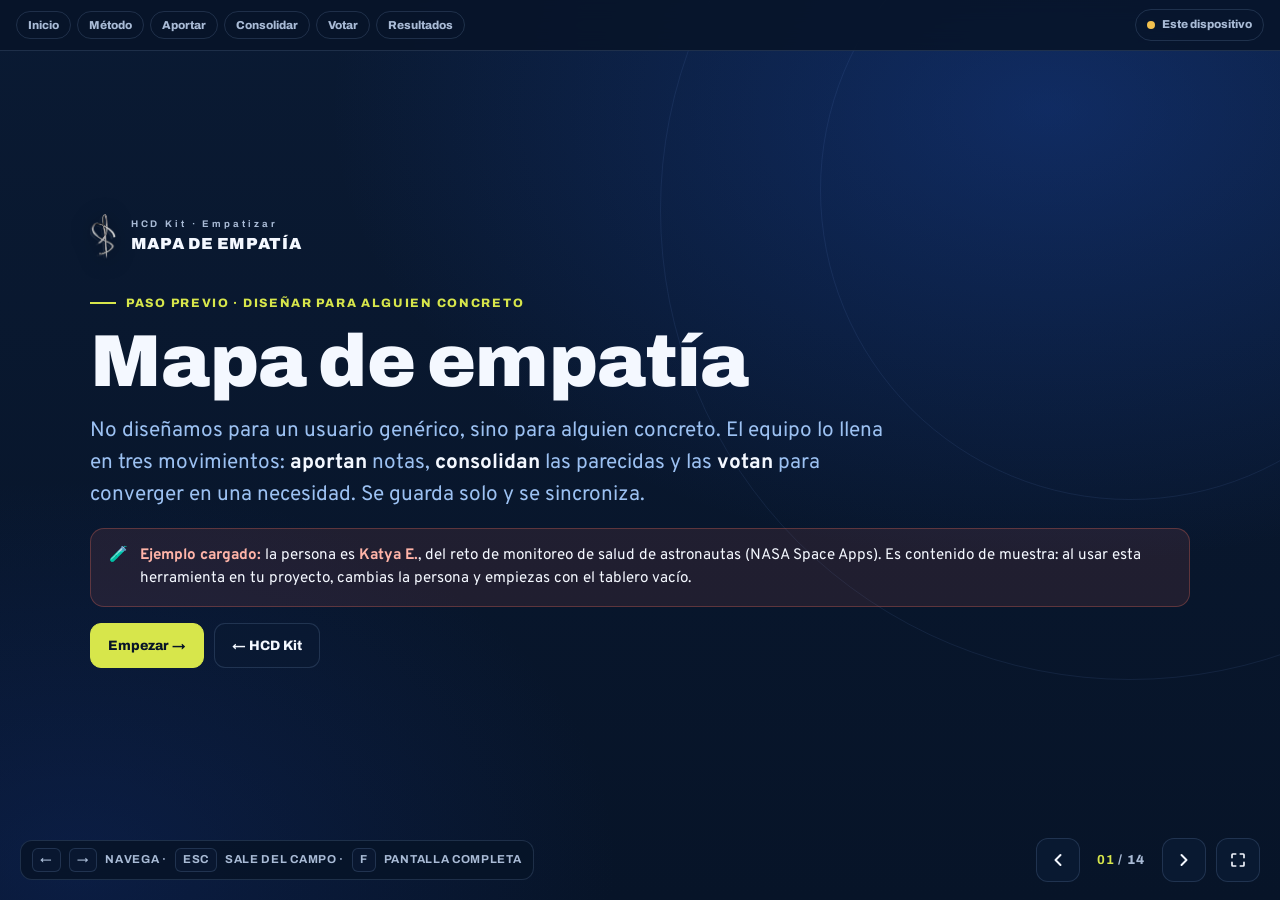
<file: empatia.html>
<!DOCTYPE html>
<html lang="es">
<head>
<meta charset="UTF-8" />
<meta name="viewport" content="width=device-width, initial-scale=1.0" />
<title>HCD Kit · Mapa de empatía</title>
<link rel="icon" type="image/png" sizes="32x32" href="favicon-32.png">
<link rel="icon" type="image/png" sizes="192x192" href="favicon-192.png">
<link rel="shortcut icon" href="favicon.ico">
<link rel="apple-touch-icon" href="apple-touch-icon.png">
<meta name="description" content="Mapa de empatía colaborativo: aportar notas por zona, consolidar las parecidas y votarlas de forma ponderada (3·2·1) para converger en un POV de equipo. Se sincroniza en Google. HCD Kit." />
<link rel="preconnect" href="https://fonts.googleapis.com" />
<link rel="preconnect" href="https://fonts.gstatic.com" crossorigin />
<link href="https://fonts.googleapis.com/css2?family=Archivo:wght@400;600;700;800;900&family=Overpass:wght@300;400;500;600;700&display=swap" rel="stylesheet" />
<style>
  :root{
    --navy-900:#071428;--navy-800:#0a1a33;--navy-700:#0d2244;--navy-600:#102a55;
    --royal:#1e52c8;--royal-bright:#2a66e6;--blue-soft:#4e8fe6;--blue-pale:#9cc1f2;
    --lime:#d7e64b;--white:#f4f8ff;--mute:#a9bbd6;--line:rgba(156,193,242,.16);
    --card:rgba(18,38,74,.6);--ok:#4ccb8f;--warn:#f2c14e;--crit:#ef6a5a;
  }
  *{box-sizing:border-box;margin:0;padding:0}
  html,body{height:100%}
  body{font-family:"Overpass",system-ui,sans-serif;background:var(--navy-900);color:var(--white);line-height:1.55;-webkit-font-smoothing:antialiased;overflow:hidden}
  h1,h2,h3,h4,h5{font-family:"Archivo",sans-serif;letter-spacing:-.01em}
  a{color:var(--blue-soft)}
  .deck{position:fixed;inset:0;background:radial-gradient(1200px 760px at 82% 12%, rgba(30,82,200,.32), transparent 60%),radial-gradient(900px 640px at 6% 96%, rgba(20,50,130,.3), transparent 60%),linear-gradient(180deg,var(--navy-800),var(--navy-900))}
  .slide{position:absolute;inset:0;display:flex;flex-direction:column;justify-content:flex-start;padding:clamp(70px,10vh,96px) clamp(22px,6vw,96px) clamp(88px,12vh,110px);opacity:0;visibility:hidden;transform:scale(.985);transition:opacity .45s ease,transform .55s cubic-bezier(.2,.7,.2,1),visibility .45s;overflow-y:auto}
  .slide.active{opacity:1;visibility:visible;transform:none;z-index:2}
  .sin{width:100%;max-width:1100px;margin:auto}
  .rings{position:absolute;inset:0;overflow:hidden;pointer-events:none;z-index:0}
  .rings span{position:absolute;border-radius:50%;border:1px solid rgba(120,160,230,.10)}
  .r{opacity:0;transform:translateY(22px);transition:opacity .55s cubic-bezier(.2,.7,.2,1),transform .55s cubic-bezier(.2,.7,.2,1)}
  .slide.active .r{opacity:1;transform:none;transition-delay:var(--d,0s)}
  .eyebrow{font-family:"Archivo";font-weight:800;text-transform:uppercase;letter-spacing:.14em;font-size:clamp(.66rem,1.1vw,.76rem);color:var(--lime);display:inline-flex;align-items:center;gap:10px}
  .eyebrow::before{content:"";width:26px;height:2px;background:var(--lime);display:inline-block}
  h2.title{font-size:clamp(1.7rem,4.2vw,3rem);font-weight:900;line-height:1.03;margin:8px 0 12px}
  .sub{color:var(--mute);font-size:clamp(.98rem,1.6vw,1.12rem);max-width:74ch}
  .sub b{color:var(--white)}
  .hl{color:var(--lime)} em{color:var(--blue-soft);font-style:normal}
  .src{color:var(--mute);font-size:.74rem;margin-top:12px;opacity:.85}
  .callout{margin-top:16px;background:rgba(215,230,75,.08);border-left:3px solid var(--lime);border-radius:0 12px 12px 0;padding:13px 17px;color:var(--mute);font-size:.95rem}
  .callout b{color:var(--lime)}
  .banner{display:flex;gap:12px;align-items:flex-start;background:rgba(239,106,90,.1);border:1px solid rgba(239,106,90,.3);border-radius:14px;padding:15px 18px;margin-top:16px;font-size:.95rem;color:var(--white)}
  .banner b{color:#ffb4a8}
  .btn{cursor:pointer;font-family:"Archivo";font-weight:800;font-size:.85rem;border-radius:11px;padding:11px 17px;border:1px solid var(--line);background:rgba(10,26,51,.6);color:var(--white);transition:.2s;display:inline-flex;align-items:center;gap:8px;text-decoration:none}
  .btn:hover{border-color:var(--lime);color:var(--lime)}
  .btn.prime{background:var(--lime);color:#071428;border-color:var(--lime)}
  .btn.prime:hover{color:#071428;filter:brightness(1.05)}
  .btnrow{display:flex;gap:10px;flex-wrap:wrap;margin-top:16px}
  .brandmark{display:flex;align-items:center;gap:14px;margin-bottom:28px}
  .brandmark img{height:46px;width:auto;display:block;filter:drop-shadow(0 3px 10px rgba(0,0,0,.5))}
  .brandmark small{display:block;font-size:.6rem;letter-spacing:.3em;color:var(--mute);font-weight:700;font-family:"Archivo"}
  .brandmark b{font-size:1rem;letter-spacing:.04em;font-family:"Archivo";font-weight:900;text-transform:uppercase}
  .hero h1{font-weight:900;font-size:clamp(2.3rem,6.6vw,4.6rem);line-height:.98;margin:12px 0 18px}
  .hero .lead{color:var(--blue-pale);font-size:clamp(1.02rem,2vw,1.3rem);max-width:62ch}

  .g2{display:grid;grid-template-columns:1fr 1fr;gap:18px;margin-top:16px}
  .g3{display:grid;grid-template-columns:repeat(3,1fr);gap:14px;margin-top:16px}
  .card{background:var(--card);border:1px solid var(--line);border-radius:16px;padding:clamp(14px,2vw,20px)}
  .card .ic{font-size:1.4rem}
  .card h4{font-size:clamp(.98rem,1.5vw,1.12rem);font-weight:800;margin:6px 0 6px}
  .card p{color:var(--mute);font-size:clamp(.88rem,1.35vw,.98rem)}
  .card p b{color:var(--white)}
  .kk{font-family:"Archivo";font-weight:800;font-size:.7rem;letter-spacing:.1em;text-transform:uppercase;color:var(--c,var(--blue-soft))}

  .persona{display:grid;grid-template-columns:auto 1fr;gap:18px;align-items:center;background:var(--card);border:1px solid var(--line);border-radius:16px;padding:20px 22px;margin-top:16px}
  .persona .av{width:72px;height:72px;flex:0 0 auto}
  .persona h3{font-size:1.3rem;font-weight:800}
  .persona .meta{color:var(--blue-soft);font-size:.9rem;font-weight:600;margin:4px 0 8px}
  .persona .desc{color:var(--mute);font-size:.95rem}
  .persona .srcp{color:var(--mute);opacity:.72;font-size:.8rem;margin-top:8px}

  .steps3{display:grid;grid-template-columns:repeat(3,1fr);gap:14px;margin-top:16px}
  .stepc{background:var(--card);border:1px solid var(--line);border-radius:14px;padding:16px 18px;border-top:3px solid var(--c,var(--lime))}
  .stepc .n{font-family:"Archivo";font-weight:900;color:var(--c,var(--lime));font-size:1.4rem}
  .stepc h4{font-size:1.02rem;font-weight:800;margin:4px 0 4px}
  .stepc p{color:var(--mute);font-size:.9rem}

  /* zona (aporte) */
  .zonegrid{display:grid;grid-template-columns:1fr 1fr;gap:clamp(18px,3vw,36px);margin-top:14px;align-items:start}
  .zhead{display:flex;align-items:center;gap:12px}
  .zicon{width:52px;height:52px;border-radius:14px;background:var(--zc,#4e8fe6);color:#071428;display:flex;align-items:center;justify-content:center;font-size:1.6rem;flex:0 0 auto}
  .zq{color:var(--blue-pale);font-size:clamp(1rem,1.8vw,1.22rem);font-weight:600;margin:12px 0 10px}
  ul.prompts{list-style:none;display:grid;gap:9px;margin-bottom:14px}
  ul.prompts li{color:var(--mute);font-size:clamp(.9rem,1.4vw,1rem);padding-left:20px;position:relative;line-height:1.45}
  ul.prompts li::before{content:"";position:absolute;left:0;top:9px;width:7px;height:7px;border-radius:50%;background:var(--zc,#4e8fe6)}
  .exline{display:flex;gap:10px;align-items:flex-start;font-size:.9rem;margin-bottom:7px}
  .exline .mk{font-family:"Archivo";font-weight:900;flex:0 0 auto}
  .exline.good .mk{color:var(--ok)} .exline.bad .mk{color:var(--crit)}
  .exline .tx{color:var(--blue-pale)} .exline.bad .tx{color:var(--mute)}
  .exline .why{color:var(--mute);opacity:.8}
  .addrow{display:flex;gap:8px;margin-bottom:12px}
  .addrow input{flex:1;background:rgba(7,20,40,.55);border:1px solid var(--line);border-radius:10px;color:var(--white);font-family:"Overpass";font-size:.96rem;padding:11px 13px}
  .addrow input:focus{outline:none;border-color:var(--lime)}
  .addrow button{flex:0 0 auto;padding:0 16px;border:none;border-radius:10px;background:var(--lime);color:#071428;font-family:"Archivo";font-weight:800;font-size:.9rem;cursor:pointer}
  .notes{display:flex;flex-direction:column;gap:9px;min-height:40px;max-height:46vh;overflow:auto}
  .note{background:rgba(7,20,40,.55);border:1px solid var(--line);border-radius:12px;padding:10px 13px}
  .note .nt{font-size:.94rem;color:var(--white);line-height:1.4;white-space:pre-wrap;word-break:break-word}
  .note .nf{display:flex;align-items:center;gap:10px;margin-top:8px;font-size:.74rem;color:var(--mute)}
  .note .au{font-family:"Archivo";font-weight:700;color:var(--blue-pale)}
  .note .sp{flex:1}
  .note .del{cursor:pointer;border:none;background:transparent;color:var(--mute);font-size:.9rem;opacity:.6}
  .note .del:hover{color:var(--crit);opacity:1}
  .empty{color:var(--mute);opacity:.6;font-size:.86rem;font-style:italic;padding:6px 2px}
  .zcount{font-family:"Archivo";font-weight:800;font-size:.76rem;color:var(--mute);margin-bottom:8px}

  textarea{width:100%;min-height:80px;background:rgba(7,20,40,.55);border:1px solid var(--line);border-radius:12px;color:var(--white);font-family:"Overpass";font-size:1rem;padding:12px 14px;resize:vertical}
  textarea:focus{outline:none;border-color:var(--lime)}

  /* zone tabs (consolidar / votar) */
  .ztabs{display:flex;gap:8px;flex-wrap:wrap;margin:14px 0 16px}
  .ztab{font-family:"Archivo";font-weight:800;font-size:.78rem;background:transparent;border:1px solid var(--line);color:var(--mute);padding:9px 14px;border-radius:10px;cursor:pointer;transition:.2s;display:inline-flex;align-items:center;gap:7px}
  .ztab:hover{color:var(--white);border-color:var(--blue-soft)}
  .ztab.on{background:var(--zc,var(--royal));border-color:var(--zc,var(--royal));color:#fff}
  .ztab .zdone{font-size:.66rem;color:var(--ok)}
  .zbody{margin-top:4px}

  /* consolidar */
  .cnote{display:grid;grid-template-columns:auto 1fr auto;gap:12px;align-items:center;background:var(--card);border:1px solid var(--line);border-radius:12px;padding:12px 14px;margin-bottom:9px}
  .cnote.dis{opacity:.5}
  .cpass{display:inline-flex;align-items:center;gap:7px;font-family:"Archivo";font-weight:800;font-size:.72rem;color:var(--mute);cursor:pointer;user-select:none;white-space:nowrap}
  .cpass input{width:17px;height:17px;accent-color:var(--lime)}
  .cnote .ctx{font-size:.95rem;color:var(--white);line-height:1.4}
  .cnote .cau{font-size:.72rem;color:var(--blue-pale);font-family:"Archivo";font-weight:700;margin-top:3px}
  .cmerge{display:flex;align-items:center;gap:7px;font-size:.76rem;color:var(--mute)}
  select{background:rgba(7,20,40,.7);border:1px solid var(--line);color:var(--white);font-family:"Overpass";font-size:.84rem;padding:8px 10px;border-radius:9px;max-width:230px}
  select:focus{outline:none;border-color:var(--lime)}
  .optprev{margin-top:14px;background:linear-gradient(90deg,rgba(76,203,143,.1),transparent);border:1px solid rgba(76,203,143,.3);border-radius:12px;padding:14px 16px}
  .optprev .ot{font-family:"Archivo";font-weight:800;font-size:.74rem;letter-spacing:.06em;text-transform:uppercase;color:var(--ok);margin-bottom:8px}
  .optprev ul{list-style:none;display:grid;gap:6px}
  .optprev li{color:var(--blue-pale);font-size:.9rem;padding-left:18px;position:relative}
  .optprev li::before{content:"✓";position:absolute;left:0;color:var(--ok);font-weight:800}
  .optprev li .merged{color:var(--lime);font-size:.72rem;font-family:"Archivo";font-weight:800;margin-left:6px}

  /* votar */
  .budget{display:flex;gap:10px;align-items:center;flex-wrap:wrap;background:rgba(10,26,51,.5);border:1px solid var(--line);border-radius:12px;padding:12px 15px;margin-bottom:14px}
  .budget .bl{font-family:"Archivo";font-weight:800;font-size:.76rem;color:var(--mute)}
  .tokpill{font-family:"Archivo";font-weight:900;font-size:.82rem;padding:5px 11px;border-radius:999px;border:1px solid var(--line)}
  .tokpill.p3{color:var(--lime);border-color:rgba(215,230,75,.5)}
  .tokpill.p2{color:var(--blue-soft);border-color:rgba(78,143,230,.5)}
  .tokpill.p1{color:var(--blue-pale);border-color:rgba(156,193,242,.5)}
  .tokpill.used{background:rgba(255,255,255,.05);opacity:.5;text-decoration:line-through}
  .vopt{display:grid;grid-template-columns:1fr auto;gap:14px;align-items:center;background:var(--card);border:1px solid var(--line);border-radius:12px;padding:13px 15px;margin-bottom:9px;transition:.2s}
  .vopt.mine{opacity:.6;border-style:dashed}
  .vopt.scored{border-color:rgba(215,230,75,.4)}
  .vopt .vtx{font-size:.95rem;color:var(--white);line-height:1.4}
  .vopt .vau{font-size:.71rem;color:var(--blue-pale);font-family:"Archivo";font-weight:700;margin-top:4px}
  .vopt .vmine{font-size:.71rem;color:var(--warn);font-family:"Archivo";font-weight:800;margin-top:4px}
  .toks{display:flex;gap:6px;flex-wrap:nowrap}
  .tok{width:40px;height:40px;border-radius:10px;border:1px solid var(--line);background:rgba(7,20,40,.6);color:var(--white);font-family:"Archivo";font-weight:900;font-size:.95rem;cursor:pointer;transition:.15s;display:flex;align-items:center;justify-content:center}
  .tok:hover:not(:disabled){border-color:var(--lime)}
  .tok:disabled{opacity:.28;cursor:not-allowed}
  .tok.on3{background:var(--lime);color:#071428;border-color:var(--lime)}
  .tok.on2{background:var(--blue-soft);color:#071428;border-color:var(--blue-soft)}
  .tok.on1{background:var(--blue-pale);color:#071428;border-color:var(--blue-pale)}
  .tok.clr{font-size:1rem;color:var(--mute)}
  .voteinfo{font-size:.8rem;color:var(--mute);margin:4px 0 2px}
  .needname{background:rgba(242,193,78,.1);border:1px solid rgba(242,193,78,.35);border-radius:12px;padding:14px 16px;color:var(--white);font-size:.92rem}
  .needname b{color:var(--warn)}

  /* resultados */
  .rz{background:var(--card);border:1px solid var(--line);border-radius:14px;padding:16px 18px;margin-bottom:12px}
  .rz h4{font-size:1rem;font-weight:800;display:flex;align-items:center;gap:9px;margin-bottom:10px}
  .rrow{display:grid;grid-template-columns:auto 1fr auto;gap:12px;align-items:center;padding:8px 0;border-top:1px solid var(--line)}
  .rrow:first-of-type{border-top:none}
  .rrow .pos{font-family:"Archivo";font-weight:900;color:var(--mute);width:26px;text-align:center}
  .rrow.win .pos{color:var(--lime)}
  .rrow.win .rtx{color:var(--white)}
  .rrow .rtx{color:var(--blue-pale);font-size:.92rem}
  .rrow .rsc{font-family:"Archivo";font-weight:900;color:var(--lime);white-space:nowrap}
  .rrow .rsc small{color:var(--mute);font-weight:700}
  .povbox{background:linear-gradient(135deg,rgba(30,82,200,.26),var(--navy-700));border:1px solid var(--line);border-radius:16px;padding:clamp(18px,2.6vw,26px);margin-top:14px}
  .povbox .tpl{font-family:"Archivo";font-weight:700;color:var(--blue-pale);font-size:1.05rem;margin-bottom:14px;line-height:1.5}
  .povbox .tpl em{color:var(--lime)}
  .pov-field{margin-bottom:12px}
  .pov-field label{display:block;font-family:"Archivo";font-weight:800;font-size:.72rem;letter-spacing:.06em;text-transform:uppercase;color:var(--blue-soft);margin-bottom:6px}
  .pov-preview{background:rgba(7,20,40,.5);border:1px solid var(--line);border-left:3px solid var(--lime);border-radius:0 12px 12px 0;padding:16px 18px;margin-top:14px;font-family:"Archivo";font-weight:600;font-size:clamp(1.05rem,2vw,1.35rem);line-height:1.4}
  .pov-preview em{color:var(--lime)}

  /* chrome */
  .prog{position:fixed;top:0;left:0;height:3px;background:var(--lime);width:0;z-index:40;transition:width .4s ease;box-shadow:0 0 12px rgba(215,230,75,.5)}
  .tbar{position:fixed;top:0;left:0;right:0;z-index:35;background:rgba(7,20,40,.88);backdrop-filter:blur(10px);border-bottom:1px solid var(--line)}
  .tin{padding:9px 16px;display:flex;align-items:center;gap:6px;overflow-x:auto;scrollbar-width:none}
  .tin::-webkit-scrollbar{display:none}
  .tchip{flex:0 0 auto;font-family:"Archivo";font-weight:800;font-size:.72rem;color:var(--mute);background:transparent;cursor:pointer;padding:7px 11px;border-radius:999px;border:1px solid var(--line);white-space:nowrap;transition:.2s}
  .tchip:hover{color:var(--white);border-color:var(--blue-soft)}
  .tchip.on{color:#071428;background:var(--lime);border-color:var(--lime)}
  .tin .sp{flex:1 0 8px}
  .srcpill{flex:0 0 auto;display:inline-flex;align-items:center;gap:7px;font-family:"Archivo";font-weight:800;font-size:.72rem;color:var(--mute);border:1px solid var(--line);border-radius:999px;padding:6px 11px;white-space:nowrap}
  .srcpill .dot{width:8px;height:8px;border-radius:50%;background:#7f8ca3}
  .srcpill .dot.ok{background:var(--ok);box-shadow:0 0 8px rgba(76,203,143,.6)} .srcpill .dot.loc{background:var(--warn)}
  .hud{position:fixed;bottom:18px;right:20px;display:flex;align-items:center;gap:10px;z-index:30}
  .hud button{width:44px;height:44px;border-radius:12px;border:1px solid var(--line);background:rgba(10,26,51,.85);color:var(--white);cursor:pointer;display:flex;align-items:center;justify-content:center}
  .hud button:hover{border-color:var(--lime);color:var(--lime)}
  .hud button:disabled{opacity:.3;cursor:default}
  .counter{font-family:"Archivo";font-weight:800;font-size:.82rem;color:var(--mute);letter-spacing:.08em;padding:0 6px;min-width:62px;text-align:center}
  .counter b{color:var(--lime)}
  .hint-key{position:fixed;bottom:20px;left:20px;z-index:30;color:var(--mute);font-size:.72rem;font-family:"Archivo";font-weight:700;letter-spacing:.06em;text-transform:uppercase;display:flex;align-items:center;gap:8px;background:rgba(7,20,40,.9);border:1px solid var(--line);border-radius:12px;padding:7px 11px}
  .hint-key kbd{background:rgba(10,26,51,.8);border:1px solid var(--line);border-radius:6px;padding:2px 7px;font-family:"Archivo";font-size:.72rem}
  .hint-key.gone{opacity:0;transition:opacity .6s;pointer-events:none}
  .toast{position:fixed;left:50%;bottom:80px;transform:translateX(-50%) translateY(20px);background:var(--lime);color:#071428;font-family:"Archivo";font-weight:800;font-size:.86rem;padding:11px 18px;border-radius:12px;opacity:0;transition:.3s;z-index:70;pointer-events:none}
  .toast.on{opacity:1;transform:translateX(-50%) translateY(0)}

  @media(max-width:900px){
    .g2,.g3,.steps3,.zonegrid{grid-template-columns:1fr}
    .persona{grid-template-columns:1fr}
    .hint-key{display:none}
    .slide{padding:66px 18px 92px}
    .notes{max-height:38vh}
    .cnote{grid-template-columns:auto 1fr;gap:9px}
    .cnote .cmerge{grid-column:1/-1}
    select{max-width:none;width:100%}
  }
</style>
</head>
<body>
<div class="prog" id="prog"></div>
<nav class="tbar"><div class="tin" id="tin">
  <button type="button" class="tchip" data-goto="portada">Inicio</button>
  <button type="button" class="tchip" data-goto="s-que">Método</button>
  <button type="button" class="tchip" data-goto="z-dice">Aportar</button>
  <button type="button" class="tchip" data-goto="s-consolidar">Consolidar</button>
  <button type="button" class="tchip" data-goto="s-votar">Votar</button>
  <button type="button" class="tchip" data-goto="s-resultados">Resultados</button>
  <span class="sp"></span>
  <span class="srcpill" id="srcPill"><i class="dot"></i><span class="tl" id="srcTxt">Local</span></span>
</div></nav>

<div class="deck" id="deck">

<!-- PORTADA -->
<section class="slide active" id="portada">
  <div class="rings"><span style="width:620px;height:620px;top:-120px;right:-160px"></span><span style="width:940px;height:940px;top:-260px;right:-320px"></span></div>
  <div class="sin hero" style="position:relative;z-index:1">
    <div class="brandmark r"><img src="assets/img/logo.png" alt="Logo"><span><small>HCD Kit · Empatizar</small><b>Mapa de empatía</b></span></div>
    <div class="eyebrow r" style="--d:.1s">Paso previo · diseñar para alguien concreto</div>
    <h1 class="r" style="--d:.2s">Mapa de empatía</h1>
    <p class="lead r" style="--d:.3s">No diseñamos para un usuario genérico, sino para alguien concreto. El equipo lo llena en tres movimientos: <b style="color:var(--white)">aportan</b> notas, <b style="color:var(--white)">consolidan</b> las parecidas y las <b style="color:var(--white)">votan</b> para converger en una necesidad. Se guarda solo y se sincroniza.</p>
    <div class="banner r" style="--d:.36s">🧪 <div><b>Ejemplo cargado:</b> la persona es <b>Katya E.</b>, del reto de monitoreo de salud de astronautas (NASA Space Apps). Es contenido de muestra: al usar esta herramienta en tu proyecto, cambias la persona y empiezas con el tablero vacío.</div></div>
    <div class="btnrow r" style="--d:.44s"><button type="button" class="btn prime" data-goto="s-como">Empezar →</button><a class="btn" href="index.html">← HCD Kit</a></div>
  </div>
</section>

<!-- CÓMO USAR -->
<section class="slide" id="s-como">
  <div class="sin">
    <div class="eyebrow r">Antes de empezar</div>
    <h2 class="title r" style="--d:.08s">Cómo funciona</h2>
    <div class="g3">
      <div class="card r" style="--d:.15s"><div class="ic">① ✍️</div><h4>Aportar</h4><p>Cada quien agrega sus notas en cada zona, <b>una idea por nota</b>, desde su dispositivo.</p></div>
      <div class="card r" style="--d:.22s"><div class="ic">② 🔗</div><h4>Consolidar</h4><p>Marcan qué notas <b>pasan</b> y cuáles se <b>parecen entre sí</b> para fusionarlas en una sola opción.</p></div>
      <div class="card r" style="--d:.29s"><div class="ic">③ 🗳️</div><h4>Votar</h4><p>Cada persona reparte <b>3, 2 y 1 puntos</b> entre las opciones (no puede votar las suyas). Gana la de más puntos.</p></div>
    </div>
    <div id="syncbar" class="r" style="--d:.36s;margin-top:18px"></div>
    <p class="sub r" style="--d:.42s;margin-top:10px;font-size:.92rem">Pon <b>tu nombre</b> y conéctate (⚙️) para trabajar en equipo en vivo. Tu nombre identifica tus aportes: así la herramienta sabe cuáles <b>no</b> puedes votar.</p>
    <div class="btnrow r" style="--d:.48s"><button type="button" class="btn prime" data-goto="s-que">Siguiente →</button></div>
  </div>
</section>

<!-- QUÉ ES -->
<section class="slide" id="s-que">
  <div class="sin">
    <div class="eyebrow r">El método</div>
    <h2 class="title r" style="--d:.08s">¿Qué es un mapa de empatía?</h2>
    <p class="sub r" style="--d:.12s">Una herramienta para <b>ponernos en los zapatos de una persona</b> antes de diseñar. Se parte en seis zonas; cada una responde una pregunta distinta sobre ella. Al final, de ahí sale <b>una necesidad</b> (no una solución).</p>
    <div class="g3">
      <div class="card r" style="--d:.18s"><div class="kk" style="--c:#4e8fe6">Lo externo · observable</div><h4>🗣️ Dice · 🏃 Hace</h4><p>Lo que sale de ella: frases y acciones que cualquiera notaría.</p></div>
      <div class="card r" style="--d:.24s"><div class="kk" style="--c:#2a66e6">Lo interno · invisible</div><h4>💭 Piensa · ❤️ Siente</h4><p>Lo que no se ve: creencias y emociones. Aquí se empatiza de verdad.</p></div>
      <div class="card r" style="--d:.3s"><div class="kk" style="--c:#f2c14e">El balance</div><h4>⚡ Dolores · 🌱 Ganancias</h4><p>Qué le estorba y qué desea. De los <b>dolores</b> más votados sale la necesidad.</p></div>
    </div>
    <div class="callout r" style="--d:.36s"><b>Una nota, una idea.</b> Escriban corto y en las palabras de la persona, no en las de ustedes. Las ideas de solución aún no van aquí.</div>
    <div class="btnrow r" style="--d:.42s"><button type="button" class="btn prime" data-goto="s-persona">Siguiente →</button></div>
  </div>
</section>

<!-- PERSONA -->
<section class="slide" id="s-persona">
  <div class="sin">
    <div class="eyebrow r">¿Para quién diseñamos? · ejemplo</div>
    <h2 class="title r" style="--d:.08s">Katya E.</h2>
    <div class="persona r" style="--d:.14s">
      <div class="av"><svg viewBox="0 0 48 48" fill="none"><circle cx="24" cy="24" r="16" fill="#0a1a33" stroke="#9cc1f2" stroke-width="1.5"/><circle cx="24" cy="24" r="10" fill="none" stroke="#4e8fe6" stroke-width="1.5"/><path d="M18 22a6 6 0 0112 0" stroke="#d7e64b" stroke-width="1.6" stroke-linecap="round"/></svg></div>
      <div>
        <h3>Katya E. · 30 años</h3>
        <div class="meta">Ingeniera electrónica · misión a Marte (~18 meses)</div>
        <div class="desc">Competente con la tecnología, pero <b style="color:var(--white)">no es clínica</b>. Sin médico a bordo; delay de hasta 20 min con la Tierra. Su miedo: <b style="color:var(--white)">no notar algo serio a tiempo</b>.</div>
        <div class="srcp">Ejemplo inspirado en la trayectoria pública de Katya Echazarreta. Lo que dice/piensa/siente son hipótesis del equipo. Sustituye esta persona por la de tu proyecto.</div>
      </div>
    </div>
    <div class="callout r" style="--d:.22s">Todo lo que escriban debe sonar a <b>esta</b> persona en <b>esta</b> condición.</div>
    <div class="btnrow r" style="--d:.28s"><button type="button" class="btn prime" data-goto="s-escenario">Siguiente →</button></div>
  </div>
</section>

<!-- ESCENARIO -->
<section class="slide" id="s-escenario">
  <div class="sin">
    <div class="eyebrow r">El momento concreto</div>
    <h2 class="title r" style="--d:.08s">El escenario para arrancar</h2>
    <p class="sub r" style="--d:.12s">Empatizar es más fácil con un momento específico. Léanlo, imagínenlo y empaticen con esa duda. Pueden <b>ajustarlo</b> en equipo.</p>
    <label class="kk r" style="--d:.2s;display:block;margin:18px 0 6px">Escenario del equipo (editable · se comparte)</label>
    <textarea class="r" id="escenario" style="--d:.24s" placeholder="Describan en una o dos frases el momento concreto que van a empatizar…"></textarea>
    <p class="src">Se guarda y se sincroniza con el equipo.</p>
    <div class="btnrow r" style="--d:.3s"><button type="button" class="btn prime" data-goto="z-dice">Ir a aportar →</button></div>
  </div>
</section>

<div data-gen="zones"></div>

<!-- CONSOLIDAR -->
<section class="slide" id="s-consolidar">
  <div class="sin">
    <div class="eyebrow r">② Consolidar · fusión</div>
    <h2 class="title r" style="--d:.08s">Junten lo que se parece</h2>
    <p class="sub r" style="--d:.12s">Antes de votar, depuren cada zona: desmarquen <b>“pasa”</b> lo que esté fuera de tema y, si dos notas dicen lo mismo, marquen en una que <b>se parece</b> a la otra para <b>fusionarlas en una sola opción</b>. Así se vota sobre ideas distintas, no repetidas.</p>
    <div class="ztabs r" style="--d:.16s" id="consTabs"></div>
    <div class="zbody" id="consBody"></div>
    <div class="btnrow r" style="--d:.2s"><button type="button" class="btn prime" data-goto="s-votar">Ir a votar →</button></div>
  </div>
</section>

<!-- VOTAR -->
<section class="slide" id="s-votar">
  <div class="sin">
    <div class="eyebrow r">③ Votar · ponderado</div>
    <h2 class="title r" style="--d:.08s">Reparte tus puntos</h2>
    <p class="sub r" style="--d:.12s">En cada zona das <b class="hl">3</b>, <b style="color:var(--blue-soft)">2</b> y <b style="color:var(--blue-pale)">1</b> punto a tres opciones distintas. No puedes votar tus propias aportaciones, ni dar el mismo puntaje dos veces. Para mover un punto, libéralo con ✕.</p>
    <div id="voteNeedName" class="needname r" style="--d:.14s;display:none;margin-top:14px"></div>
    <div class="ztabs r" style="--d:.16s" id="voteTabs"></div>
    <div class="zbody" id="voteBody"></div>
    <div class="btnrow r" style="--d:.2s"><button type="button" class="btn prime" data-goto="s-resultados">Ver resultados →</button></div>
  </div>
</section>

<!-- RESULTADOS + POV -->
<section class="slide" id="s-resultados">
  <div class="sin">
    <div class="eyebrow r">Converger · definir</div>
    <h2 class="title r" style="--d:.08s">Resultados y POV de equipo</h2>
    <p class="sub r" style="--d:.12s">Lo más votado por zona, y de ahí la herramienta arma el <b>punto de vista</b>: la necesidad y su porqué. Es el puente al taller de “Aterrizar el reto”.</p>
    <div class="r" style="--d:.16s" id="resultsBox" style="margin-top:16px"></div>

    <div class="povbox r" style="--d:.2s">
      <div class="tpl">Katya necesita <em>[necesidad]</em> porque <em>[insight]</em>.</div>
      <div class="pov-field">
        <label>La necesidad (de los dolores / ganancias más votados)</label>
        <textarea id="povNeed" placeholder="¿Qué necesita la persona? En verbo: interpretar, decidir, saber…"></textarea>
      </div>
      <div class="pov-field">
        <label>El porqué · insight (de lo que piensa / siente)</label>
        <textarea id="povWhy" placeholder="¿Por qué? El insight que lo explica."></textarea>
      </div>
      <div class="btnrow" style="margin-top:4px">
        <button type="button" class="btn" id="povSeed">✨ Proponer desde los ganadores</button>
      </div>
      <div class="pov-preview" id="povPreview"></div>
    </div>

    <div class="btnrow r" style="--d:.26s">
      <a class="btn prime" href="aterrizar.html">Continuar: Aterrizar el reto →</a>
      <a class="btn" href="insights.html">📊 Ver Insights</a>
      <a class="btn" href="riesgo.html">⚠️ Evaluación de riesgos</a>
    </div>
  </div>
</section>

</div>

<div class="hud">
  <button id="prev" aria-label="Anterior"><svg width="20" height="20" viewBox="0 0 24 24" fill="none"><path d="M15 6l-6 6 6 6" stroke="currentColor" stroke-width="2.4" stroke-linecap="round" stroke-linejoin="round"/></svg></button>
  <span class="counter"><b id="cur">01</b> / <span id="total">00</span></span>
  <button id="next" aria-label="Siguiente"><svg width="20" height="20" viewBox="0 0 24 24" fill="none"><path d="M9 6l6 6-6 6" stroke="currentColor" stroke-width="2.4" stroke-linecap="round" stroke-linejoin="round"/></svg></button>
  <button id="fs" aria-label="Pantalla completa"><svg width="18" height="18" viewBox="0 0 24 24" fill="none"><path d="M4 9V5a1 1 0 011-1h4M20 9V5a1 1 0 00-1-1h-4M4 15v4a1 1 0 001 1h4M20 15v4a1 1 0 01-1 1h-4" stroke="currentColor" stroke-width="2.2" stroke-linecap="round" stroke-linejoin="round"/></svg></button>
</div>
<div class="hint-key" id="keyhint"><kbd>←</kbd><kbd>→</kbd> navega · <kbd>Esc</kbd> sale del campo · <kbd>F</kbd> pantalla completa</div>
<div class="toast" id="toast"></div>

<script src="sync.js"></script>
<script>
/* ======================= ZONAS ======================= */
var ZONES=[
  {k:'dice',t:'Dice',ic:'🗣️',c:'#4e8fe6',q:'¿Qué diría en voz alta?',
    prompts:['¿Qué le comentaría a un compañero?','¿Qué reportaría —o no—?','Frases textuales, entre comillas.'],
    good:'“¿Esto es normal o debería preocuparme?”',goodWhy:'es una frase textual',
    bad:'“Está estresada”',badWhy:'eso es un sentimiento, va en “Siente”'},
  {k:'piensa',t:'Piensa',ic:'💭',c:'#2a66e6',q:'¿Qué piensa pero no dice?',
    prompts:['¿Qué le preocupa en silencio?','¿Qué cree sobre pedir ayuda?'],
    good:'“No quiero alarmar por nada.”',goodWhy:'es una creencia que no diría',
    bad:'“Revisa sus signos”',badWhy:'eso es una acción, va en “Hace”'},
  {k:'hace',t:'Hace',ic:'🏃',c:'#d7e64b',q:'¿Qué hace? (acciones)',
    prompts:['¿Qué hace cuando aparece el problema?','Verbos: busca, anota, ignora…'],
    good:'Minimiza molestias para no hacer drama.',goodWhy:'es un comportamiento observable',
    bad:'Siente miedo',badWhy:'eso es una emoción, va en “Siente”'},
  {k:'siente',t:'Siente',ic:'❤️',c:'#ef6a5a',q:'¿Qué emociones la mueven?',
    prompts:['¿Qué siente cuando la decisión le queda grande?','Una emoción por nota.'],
    good:'Incertidumbre y aislamiento.',goodWhy:'nombra emociones concretas',
    bad:'Debería existir un protocolo',badWhy:'eso es una idea/solución'},
  {k:'dolores',t:'Dolores',ic:'⚡',c:'#f2c14e',q:'¿Qué le duele, teme o estorba?',
    prompts:['¿Qué le da miedo que ocurra?','¿Qué le frustra de lo que hay hoy?'],
    good:'Un número sin contexto le genera ansiedad.',goodWhy:'es un dolor real',
    bad:'Le falta una app bonita',badWhy:'eso ya es una solución'},
  {k:'ganancias',t:'Ganancias',ic:'🌱',c:'#4ccb8f',q:'¿Qué desea? ¿Qué sería un éxito?',
    prompts:['¿Cómo sería un buen día para ella?','¿Qué resultado la haría confiar?'],
    good:'Confianza para decidir sola y a tiempo.',goodWhy:'es un deseo, un resultado',
    bad:'Un dashboard con gráficas',badWhy:'eso es una solución'}
];
var ZMETA={}; ZONES.forEach(function(z){ ZMETA[z.k]=z; });
var TOOL='empatia', PP='~~';
function _slug(n){ return (String(n||'').toLowerCase().replace(/[^a-z0-9]+/g,'')).slice(0,24)||'anon'; }
function me(){ return (window.Sync&&Sync.getName)?Sync.getName():''; }
function meSlug(){ return _slug(me()); }
function hasName(){ return !!(me()&&me().trim()); }

/* ======================= UTILS ======================= */
function $(s,r){return (r||document).querySelector(s);} function $$(s,r){return [].slice.call((r||document).querySelectorAll(s));}
function esc(s){ return String(s==null?'':s).replace(/[&<>"]/g,function(c){return {'&':'&amp;','<':'&lt;','>':'&gt;','"':'&quot;'}[c];}); }
function lget(k,d){ try{var v=localStorage.getItem(k);return v?JSON.parse(v):d}catch(e){return d} }
function lset(k,v){ try{localStorage.setItem(k,JSON.stringify(v))}catch(e){} }
function uid(){ return 'n'+Date.now().toString(36)+Math.random().toString(36).slice(2,7); }
var toastT; function toast(m){ var t=$('#toast'); t.textContent=m; t.classList.add('on'); clearTimeout(toastT); toastT=setTimeout(function(){t.classList.remove('on')},1700); }
function connected(){ return window.Sync && Sync.isConnected(); }

/* ======================= ESTADO ======================= */
/* CUR.notes: [{id,zone,author,value}] ; CUR.kv: {key:value} */
var LS_NOTES='emp2_notes', LS_KV='emp2_kv';
var CUR={notes:[],kv:{}};
var curZoneCons='dice', curZoneVote='dice';

function setSrc(kind){ var p=$('#srcPill'); p.querySelector('.dot').className='dot'+(kind==='ok'?' ok':kind==='loc'?' loc':''); $('#srcTxt').textContent=kind==='ok'?'Equipo':'Este dispositivo'; }

/* ---- lectura ---- */
function refresh(){
  if(connected()){
    setSrc('ok');
    Sync.read(TOOL).then(function(j){
      if(!j||!j.ok||!j.rows){ return; }
      var notes=[], kv={};
      j.rows.forEach(function(r){
        if(r.key){ kv[String(r.key)]=(r.value==null?'':String(r.value)); }
        else if(r.id&&r.zone){ notes.push({id:String(r.id),zone:String(r.zone),author:String(r.author||''),value:String(r.value||'')}); }
      });
      CUR.notes=notes; CUR.kv=kv;
      renderAll();
    }).catch(function(){ loadLocal(); });
  } else { loadLocal(); }
}
function loadLocal(){ setSrc('loc'); CUR.notes=lget(LS_NOTES,[]); CUR.kv=lget(LS_KV,{}); renderAll(); }
function saveLocal(){ lset(LS_NOTES,CUR.notes); lset(LS_KV,CUR.kv); }

/* ---- escritura ---- */
function addNote(zone,text){
  text=(text||'').trim(); if(!text) return;
  var author=me()||'yo';
  if(connected()){
    Sync.post({op:'add',tool:TOOL,zone:zone,value:text}).then(function(){ refresh(); }).catch(function(){});
  } else {
    CUR.notes.push({id:uid(),zone:zone,author:author,value:text}); saveLocal(); renderAll();
  }
}
function delNote(id){
  if(connected()){ Sync.post({op:'del',id:id}).then(refresh).catch(function(){}); }
  else { CUR.notes=CUR.notes.filter(function(n){return n.id!==id}); saveLocal(); renderAll(); }
}
function setKV(key,value){
  CUR.kv[key]=value;                       // optimista
  if(connected()){ Sync.post({op:'set',tool:TOOL,key:key,value:value}).catch(function(){}); }
  else { saveLocal(); }
  renderAll();
}

/* ======================= OPCIONES (fusión) ======================= */
function optionsFor(zone){
  var ns=CUR.notes.filter(function(n){ return n.zone===zone && CUR.kv['pass'+PP+n.id]!=='0'; });
  var parent={}; ns.forEach(function(n){ parent[n.id]=n.id; });
  function find(x){ while(parent[x]!==x){ parent[x]=parent[parent[x]]; x=parent[x]; } return x; }
  function uni(a,b){ a=find(a); b=find(b); if(a===b) return; if(a<b) parent[b]=a; else parent[a]=b; }
  ns.forEach(function(n){
    var tgt=CUR.kv['merge'+PP+n.id];
    if(tgt && parent[tgt]!==undefined) uni(n.id,tgt);
  });
  var groups={};
  ns.forEach(function(n){ var r=find(n.id); (groups[r]=groups[r]||[]).push(n); });
  var opts=Object.keys(groups).map(function(r){
    var mem=groups[r].sort(function(a,b){ return a.id<b.id?-1:1; });
    return {
      id:mem[0].id, members:mem,
      texts:mem.map(function(m){return m.value;}),
      authorSlugs:mem.map(function(m){return _slug(m.author);}),
      authors:mem.map(function(m){return m.author;}),
      label:mem.map(function(m){return m.value;}).join('  /  '),
      merged:mem.length>1
    };
  });
  opts.sort(function(a,b){ return a.id<b.id?-1:1; });
  return opts;
}
function myBallot(zone){ var raw=CUR.kv['ballot'+PP+zone+PP+meSlug()]; var b={}; try{ b=JSON.parse(raw||'{}'); }catch(e){} return {p3:b.p3||'',p2:b.p2||'',p1:b.p1||''}; }
function saveBallot(zone,b){ setKV('ballot'+PP+zone+PP+meSlug(), JSON.stringify({p3:b.p3||'',p2:b.p2||'',p1:b.p1||''})); }
function tally(zone){
  var opts=optionsFor(zone); var score={}; opts.forEach(function(o){ score[o.id]=0; });
  Object.keys(CUR.kv).forEach(function(k){
    if(k.indexOf('ballot'+PP+zone+PP)===0){
      var b={}; try{ b=JSON.parse(CUR.kv[k]||'{}'); }catch(e){}
      [['p3',3],['p2',2],['p1',1]].forEach(function(pr){ var id=b[pr[0]]; if(id&&score[id]!==undefined) score[id]+=pr[1]; });
    }
  });
  return opts.map(function(o){ return {opt:o,score:score[o.id]||0}; }).sort(function(a,b){ return b.score-a.score || (a.opt.id<b.opt.id?-1:1); });
}
function votersCount(zone){ var c=0; Object.keys(CUR.kv).forEach(function(k){ if(k.indexOf('ballot'+PP+zone+PP)===0){ var b={}; try{b=JSON.parse(CUR.kv[k]||'{}');}catch(e){} if(b.p3||b.p2||b.p1) c++; } }); return c; }

/* ======================= RENDER APORTE ======================= */
(function(){
  var html=ZONES.map(function(z,i){
    var li=z.prompts.map(function(p){return '<li>'+esc(p)+'</li>'}).join('');
    return '<section class="slide" id="z-'+z.k+'"><div class="sin">'+
      '<div class="eyebrow r">① Aportar · zona '+(i+1)+' de 6</div>'+
      '<div class="zonegrid">'+
        '<div class="r" style="--d:.1s">'+
          '<div class="zhead"><span class="zicon" style="--zc:'+z.c+'">'+z.ic+'</span><h2 class="title" style="margin:0;font-size:clamp(1.6rem,3.4vw,2.4rem)">'+z.t+'</h2></div>'+
          '<div class="zq">'+esc(z.q)+'</div>'+
          '<ul class="prompts" style="--zc:'+z.c+'">'+li+'</ul>'+
          '<div class="exline good"><span class="mk">✓</span><span><span class="tx">'+esc(z.good)+'</span> <span class="why">— '+esc(z.goodWhy)+'</span></span></div>'+
          '<div class="exline bad"><span class="mk">✗</span><span><span class="tx">'+esc(z.bad)+'</span> <span class="why">— '+esc(z.badWhy)+'</span></span></div>'+
        '</div>'+
        '<div class="r" style="--d:.18s">'+
          '<div class="zcount" id="count_'+z.k+'"></div>'+
          '<div class="addrow"><input type="text" data-zone="'+z.k+'" placeholder="Agregar una nota…" maxlength="160"><button type="button" data-add="'+z.k+'">Agregar</button></div>'+
          '<div class="notes" id="notes_'+z.k+'"></div>'+
        '</div>'+
      '</div></div></section>';
  }).join('');
  var ph=$('[data-gen="zones"]'); ph.insertAdjacentHTML('beforebegin',html); ph.remove();
})();

function renderNotes(){
  ZONES.forEach(function(z){
    var box=$('#notes_'+z.k); if(!box) return;
    var list=CUR.notes.filter(function(n){return n.zone===z.k});
    var cnt=$('#count_'+z.k); if(cnt) cnt.textContent=list.length?(list.length+' nota'+(list.length>1?'s':'')):'Aún sin notas: escriban la primera.';
    if(!list.length){ box.innerHTML='<div class="empty">Sin notas aún. Una idea por nota.</div>'; return; }
    box.innerHTML='';
    list.forEach(function(n){
      var isMine=_slug(n.author)===meSlug();
      var card=document.createElement('div'); card.className='note';
      card.innerHTML='<div class="nt"></div><div class="nf"><span class="au"></span><span class="sp"></span>'+
        (isMine?'<button class="del" data-del="'+n.id+'" title="Borrar">✕</button>':'')+'</div>';
      card.querySelector('.nt').textContent=n.value;
      card.querySelector('.au').textContent=n.author||'anónimo';
      box.appendChild(card);
    });
  });
}

/* ======================= RENDER CONSOLIDAR ======================= */
function buildZoneTabs(hostId,current,onPick){
  var host=$('#'+hostId); if(!host) return;
  host.innerHTML='';
  ZONES.forEach(function(z){
    var b=document.createElement('button'); b.type='button'; b.className='ztab'+(z.k===current?' on':'');
    b.style.setProperty('--zc',z.c);
    b.innerHTML=z.ic+' '+z.t;
    b.addEventListener('click',function(){ onPick(z.k); });
    host.appendChild(b);
  });
}
function renderConsolidate(){
  buildZoneTabs('consTabs',curZoneCons,function(k){ curZoneCons=k; renderConsolidate(); });
  var host=$('#consBody'); if(!host) return;
  var z=ZMETA[curZoneCons];
  var all=CUR.notes.filter(function(n){return n.zone===z.k});
  if(!all.length){ host.innerHTML='<div class="empty">No hay notas en “'+esc(z.t)+'”. Regresen a Aportar.</div>'; return; }
  var othersOpts=function(nid){
    return all.filter(function(m){return m.id!==nid}).map(function(m){
      var short=m.value.length>42?m.value.slice(0,40)+'…':m.value;
      return '<option value="'+esc(m.id)+'">'+esc(short)+'</option>';
    }).join('');
  };
  var rows=all.map(function(n){
    var passed=CUR.kv['pass'+PP+n.id]!=='0';
    var mergeTo=CUR.kv['merge'+PP+n.id]||'';
    return '<div class="cnote'+(passed?'':' dis')+'">'+
      '<label class="cpass"><input type="checkbox" data-pass="'+esc(n.id)+'" '+(passed?'checked':'')+'> pasa</label>'+
      '<div><div class="ctx">'+esc(n.value)+'</div><div class="cau">'+esc(n.author||'anónimo')+'</div></div>'+
      '<div class="cmerge">se parece a <select data-merge="'+esc(n.id)+'"><option value="">— (ninguna)</option>'+othersOpts(n.id)+'</select></div>'+
    '</div>';
  }).join('');
  // restore selected merge values after inject
  var opts=optionsFor(z.k);
  var prev='<div class="optprev"><div class="ot">Quedan '+opts.length+' '+(opts.length===1?'opción':'opciones')+' para votar</div><ul>'+
    opts.map(function(o){ return '<li>'+esc(o.label)+(o.merged?'<span class="merged">fusión de '+o.members.length+'</span>':'')+'</li>'; }).join('')+'</ul></div>';
  host.innerHTML=rows+prev;
  // set select values + bind
  $$('select[data-merge]',host).forEach(function(sel){
    var id=sel.getAttribute('data-merge'); sel.value=CUR.kv['merge'+PP+id]||'';
    sel.addEventListener('change',function(){ setKV('merge'+PP+id, sel.value); });
  });
  $$('input[data-pass]',host).forEach(function(cb){
    var id=cb.getAttribute('data-pass');
    cb.addEventListener('change',function(){ setKV('pass'+PP+id, cb.checked?'1':'0'); });
  });
}

/* ======================= RENDER VOTAR ======================= */
function renderVote(){
  var warn=$('#voteNeedName');
  if(!hasName()){ warn.style.display='block'; warn.innerHTML='<b>Pon tu nombre</b> arriba (⚙️ Conectar) para votar: la herramienta necesita saber quién eres para no dejarte votar tus propias aportaciones.'; }
  else { warn.style.display='none'; }
  buildZoneTabs('voteTabs',curZoneVote,function(k){ curZoneVote=k; renderVote(); });
  var host=$('#voteBody'); if(!host) return;
  var z=ZMETA[curZoneVote];
  var opts=optionsFor(z.k);
  if(!opts.length){ host.innerHTML='<div class="empty">No hay opciones en “'+esc(z.t)+'”. Aporten y consoliden primero.</div>'; return; }
  var b=myBallot(z.k);
  var mineAll=opts.every(function(o){ return o.authorSlugs.indexOf(meSlug())>=0; });
  var budget='<div class="budget"><span class="bl">Tus puntos:</span>'+
    '<span class="tokpill p3'+(b.p3?' used':'')+'">3</span>'+
    '<span class="tokpill p2'+(b.p2?' used':'')+'">2</span>'+
    '<span class="tokpill p1'+(b.p1?' used':'')+'">1</span>'+
    '<span class="bl" style="margin-left:auto">'+votersCount(z.k)+' voto(s) en esta zona</span></div>';
  var rows=opts.map(function(o){
    var mine=o.authorSlugs.indexOf(meSlug())>=0;
    var cur = b.p3===o.id?3 : b.p2===o.id?2 : b.p1===o.id?1 : 0;
    var auth='<div class="vau">'+esc(o.authors.join(', '))+(o.merged?' · fusión':'')+'</div>';
    if(mine){
      return '<div class="vopt mine"><div><div class="vtx">'+esc(o.label)+'</div>'+auth+'<div class="vmine">Tu aporte — no puedes votarlo</div></div><div class="toks"></div></div>';
    }
    function tk(v,cls){
      var token=('p'+v);
      var used=b[token]; // option id holding this token (or '')
      var onHere=used===o.id;
      // enabled if token free OR held here
      var en=(!used)||onHere;
      return '<button class="tok'+(onHere?(' on'+v):'')+'" data-vote="'+esc(o.id)+'" data-v="'+v+'" '+(en?'':'disabled')+'>'+v+'</button>';
    }
    var clr='<button class="tok clr" data-clear="'+esc(o.id)+'" '+(cur?'':'disabled')+' title="Quitar">✕</button>';
    return '<div class="vopt'+(cur?' scored':'')+'"><div><div class="vtx">'+esc(o.label)+'</div>'+auth+'</div>'+
      '<div class="toks">'+tk(3)+tk(2)+tk(1)+clr+'</div></div>';
  }).join('');
  var info = mineAll ? '<div class="voteinfo">Todas las opciones de esta zona son tuyas. Con tu equipo conectado, cada quien vota las de los demás.</div>' : '';
  host.innerHTML=budget+rows+info;
  $$('button[data-vote]',host).forEach(function(btn){
    btn.addEventListener('click',function(){
      if(btn.disabled) return;
      var oid=btn.getAttribute('data-vote'), v='p'+btn.getAttribute('data-v');
      var bb=myBallot(z.k);
      // limpia cualquier otro puntaje que esta opción tuviera
      ['p3','p2','p1'].forEach(function(f){ if(bb[f]===oid) bb[f]=''; });
      bb[v]=oid;
      saveBallot(z.k,bb);
    });
  });
  $$('button[data-clear]',host).forEach(function(btn){
    btn.addEventListener('click',function(){
      if(btn.disabled) return;
      var oid=btn.getAttribute('data-clear'); var bb=myBallot(z.k);
      ['p3','p2','p1'].forEach(function(f){ if(bb[f]===oid) bb[f]=''; });
      saveBallot(z.k,bb);
    });
  });
}

/* ======================= RENDER RESULTADOS + POV ======================= */
function renderResults(){
  var host=$('#resultsBox'); if(!host) return;
  host.innerHTML=ZONES.map(function(z){
    var t=tally(z.k).filter(function(r){return true;});
    var rows;
    if(!t.length || t.every(function(r){return r.score===0;})){
      rows='<div class="empty" style="padding:4px 0">Sin votos todavía.</div>';
    } else {
      rows=t.slice(0,5).map(function(r,i){
        return '<div class="rrow'+(i===0&&r.score>0?' win':'')+'"><span class="pos">'+(i+1)+'</span>'+
          '<span class="rtx">'+esc(r.opt.label)+'</span>'+
          '<span class="rsc">'+r.score+' <small>pts</small></span></div>';
      }).join('');
    }
    return '<div class="rz"><h4>'+z.ic+' '+esc(z.t)+'</h4>'+rows+'</div>';
  }).join('');
  // POV fields
  var need=$('#povNeed'), why=$('#povWhy');
  if(need && document.activeElement!==need) need.value=CUR.kv['pov_need']||'';
  if(why && document.activeElement!==why) why.value=CUR.kv['pov_why']||'';
  updatePovPreview();
}
function updatePovPreview(){
  var need=($('#povNeed')&&$('#povNeed').value)||'', why=($('#povWhy')&&$('#povWhy').value)||'';
  var pv=$('#povPreview'); if(!pv) return;
  pv.innerHTML='Katya necesita <em>'+(need?esc(need):'[necesidad]')+'</em> porque <em>'+(why?esc(why):'[insight]')+'</em>.';
}
function winnerLabel(zone){ var t=tally(zone); return (t.length&&t[0].score>0)?t[0].opt.label:''; }
function seedPov(){
  var dol=winnerLabel('dolores'), gan=winnerLabel('ganancias');
  var pie=winnerLabel('piensa'), sie=winnerLabel('siente');
  var need = dol || gan || '';
  var why = pie || sie || '';
  if(need){ setKV('pov_need',need); }
  if(why){ setKV('pov_why',why); }
  var nEl=$('#povNeed'), wEl=$('#povWhy'); if(nEl) nEl.value=need; if(wEl) wEl.value=why;
  updatePovPreview();
  toast('Propuesta cargada de los ganadores');
}

/* ======================= RENDER GLOBAL ======================= */
function renderAll(){
  renderNotes();
  renderConsolidate();
  renderVote();
  renderResults();
  syncText();
}
function syncText(){
  var e=$('#escenario'); if(e&&document.activeElement!==e){ var v=CUR.kv['escenario'+PP+meSlug()]; if(v!==undefined && e.value!==v) e.value=v; }
}

/* ======================= EVENTOS APORTE ======================= */
document.addEventListener('click',function(e){
  var a=e.target.closest('[data-add]'); if(a){ var z=a.getAttribute('data-add'); var inp=$('input[data-zone="'+z+'"]'); addNote(z,inp.value); inp.value=''; inp.focus(); return; }
  var d=e.target.closest('[data-del]'); if(d){ if(confirm('¿Borrar esta nota?')) delNote(d.getAttribute('data-del')); return; }
});
document.addEventListener('keydown',function(e){
  if(e.key==='Enter'&&e.target.matches&&e.target.matches('input[data-zone]')){ e.preventDefault(); var z=e.target.getAttribute('data-zone'); addNote(z,e.target.value); e.target.value=''; }
});

/* escenario (debounce, por persona) */
var escT;
var escEl=$('#escenario');
if(escEl) escEl.addEventListener('input',function(){ var val=this.value; clearTimeout(escT); escT=setTimeout(function(){ setKV('escenario'+PP+meSlug(), val); },500); });

/* POV fields */
var povT;
['povNeed','povWhy'].forEach(function(id){
  var el=$('#'+id); if(!el) return;
  el.addEventListener('input',function(){ updatePovPreview(); var key=id==='povNeed'?'pov_need':'pov_why'; var val=this.value; clearTimeout(povT); povT=setTimeout(function(){ setKV(key,val); },500); });
});
var seedBtn=$('#povSeed'); if(seedBtn) seedBtn.addEventListener('click',seedPov);

/* ======================= NAVEGACIÓN ======================= */
var slides=$$('.slide'), N=slides.length, idx=0, prog=$('#prog'), cur=$('#cur'), prevB=$('#prev'), nextB=$('#next'), tchips=$$('.tchip');
$('#total').textContent=String(N).padStart(2,'0');
var CHIPMAP={ 'portada':'portada','s-como':'portada','s-que':'s-que','s-persona':'s-que','s-escenario':'s-que',
  'z-dice':'z-dice','z-piensa':'z-dice','z-hace':'z-dice','z-siente':'z-dice','z-dolores':'z-dice','z-ganancias':'z-dice',
  's-consolidar':'s-consolidar','s-votar':'s-votar','s-resultados':'s-resultados' };
function indexOfId(id){ for(var q=0;q<N;q++) if(slides[q].id===id) return q; return -1; }
function go(n,noHash){ n=Math.max(0,Math.min(N-1,n)); if(n===idx&&slides[idx].classList.contains('active')) return;
  slides[idx].classList.remove('active'); idx=n; slides[idx].classList.add('active'); slides[idx].scrollTop=0;
  prog.style.width=(idx/(N-1)*100)+'%'; cur.textContent=String(idx+1).padStart(2,'0'); prevB.disabled=idx===0; nextB.disabled=idx===N-1;
  var chip=CHIPMAP[slides[idx].id]||'';
  tchips.forEach(function(c){ c.classList.toggle('on', c.getAttribute('data-goto')===chip); });
  if(!noHash){ try{ history.replaceState(null,'','#'+slides[idx].id); }catch(e){} } }
function next(){go(idx+1)} function prev(){go(idx-1)}
nextB.addEventListener('click',function(){next();this.blur()}); prevB.addEventListener('click',function(){prev();this.blur()});
document.addEventListener('click',function(e){ var g=e.target.closest('[data-goto]'); if(g){ e.preventDefault(); var t=indexOfId(g.getAttribute('data-goto')); if(t>=0) go(t); g.blur(); } });
var kh=$('#keyhint');
function typing(t){ if(!t||!t.tagName) return false; var tag=t.tagName; return tag==='TEXTAREA'||tag==='SELECT'||t.isContentEditable||(tag==='INPUT'&&t.type!=='button'&&t.type!=='submit'&&t.type!=='checkbox'); }
document.addEventListener('keydown',function(e){ if(e.ctrlKey||e.metaKey||e.altKey) return;
  if(typing(e.target)){ if(e.key==='Escape'){ e.target.blur(); kh.classList.remove('gone'); } return; }
  var onBtn=e.target&&(e.target.tagName==='BUTTON'||e.target.tagName==='A');
  if(e.key==='ArrowRight'||e.key==='PageDown'||(e.key===' '&&!e.shiftKey&&!onBtn)){e.preventDefault();next();kh.classList.add('gone')}
  else if(e.key==='ArrowLeft'||e.key==='PageUp'||(e.key===' '&&e.shiftKey&&!onBtn)){e.preventDefault();prev();kh.classList.add('gone')}
  else if(e.key==='Home') go(0); else if(e.key==='End') go(N-1); else if(e.key==='f'||e.key==='F') toggleFs(); });
var tx=0,ty=0,tOk=false;
$('#deck').addEventListener('touchstart',function(e){ tOk=!e.target.closest('input,textarea,button,select,.notes,.zbody'); tx=e.changedTouches[0].clientX; ty=e.changedTouches[0].clientY; },{passive:true});
$('#deck').addEventListener('touchend',function(e){ if(!tOk) return; var dx=e.changedTouches[0].clientX-tx, dy=e.changedTouches[0].clientY-ty; if(Math.abs(dx)>60&&Math.abs(dx)>Math.abs(dy)){ dx<0?next():prev(); kh.classList.add('gone'); } },{passive:true});
function toggleFs(){ if(!document.fullscreenElement){ (document.documentElement.requestFullscreen||function(){}).call(document.documentElement); } else { (document.exitFullscreen||function(){}).call(document); } }
$('#fs').addEventListener('click',function(){toggleFs();this.blur()});
window.addEventListener('hashchange',function(){ var t=indexOfId((location.hash||'').slice(1)); if(t>=0&&t!==idx) go(t,true); });

/* ======================= INIT ======================= */
(function(){
  var barEl=$('#syncbar'); if(window.Sync&&barEl) Sync.mountBar(barEl);
  if(window.Sync){ Sync.onContext(function(){ refresh(); }); }
  var t=indexOfId((location.hash||'').slice(1)); go(t>=0?t:0,true);
  refresh();
  setInterval(function(){ if(connected()) refresh(); },6000);
})();
</script>
</body>
</html>
</file>
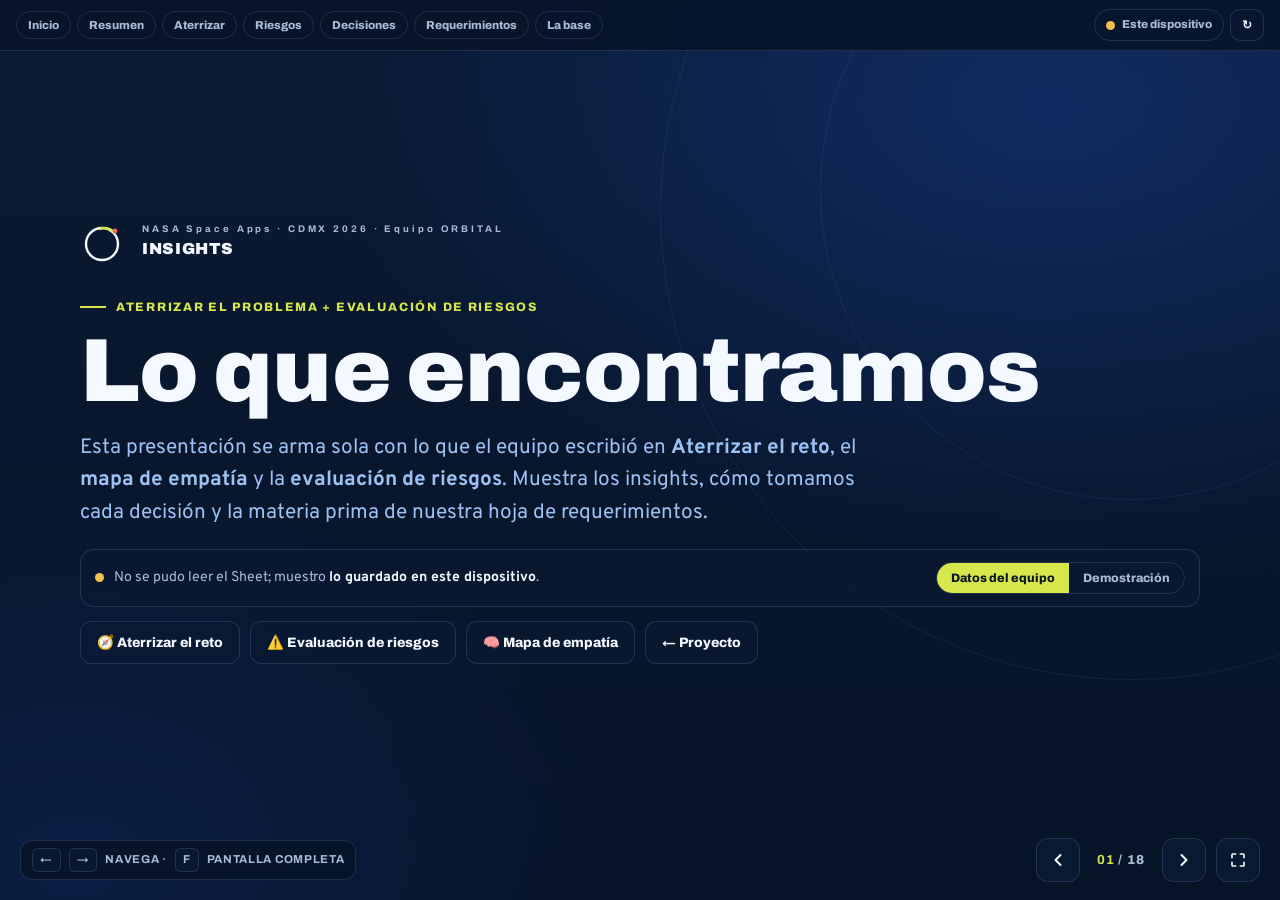
<file: insights.html>
<!DOCTYPE html>
<html lang="es">
<head>
<meta charset="UTF-8" />
<meta name="viewport" content="width=device-width, initial-scale=1.0" />
<title>ORBITAL · Insights</title>
<link rel="icon" type="image/png" sizes="32x32" href="favicon-32.png">
<link rel="icon" type="image/png" sizes="192x192" href="favicon-192.png">
<link rel="shortcut icon" href="favicon.ico">
<link rel="apple-touch-icon" href="apple-touch-icon.png">
<meta name="description" content="Insights de ORBITAL: lo que encontramos al aterrizar el problema y al evaluar los riesgos, con trazabilidad de decisiones y borrador de requerimientos. NASA Space Apps CDMX 2026." />
<link rel="preconnect" href="https://fonts.googleapis.com" />
<link rel="preconnect" href="https://fonts.gstatic.com" crossorigin />
<link href="https://fonts.googleapis.com/css2?family=Archivo:wght@400;600;700;800;900&family=Overpass:wght@300;400;500;600;700&display=swap" rel="stylesheet" />
<style>
  :root{
    --navy-900:#071428;--navy-800:#0a1a33;--navy-700:#0d2244;--navy-600:#102a55;
    --royal:#1e52c8;--royal-bright:#2a66e6;--blue-soft:#4e8fe6;--blue-pale:#9cc1f2;
    --lime:#d7e64b;--white:#f4f8ff;--mute:#a9bbd6;--line:rgba(156,193,242,.16);
    --card:rgba(18,38,74,.6);--ok:#4ccb8f;--warn:#f2c14e;--crit:#ef6a5a;
  }
  *{box-sizing:border-box;margin:0;padding:0}
  html,body{height:100%}
  body{font-family:"Overpass",system-ui,sans-serif;background:var(--navy-900);color:var(--white);line-height:1.55;-webkit-font-smoothing:antialiased;overflow:hidden}
  h1,h2,h3,h4{font-family:"Archivo",sans-serif;letter-spacing:-.01em}
  a{color:var(--blue-soft)}
  .deck{position:fixed;inset:0;background:radial-gradient(1200px 760px at 82% 12%, rgba(30,82,200,.32), transparent 60%),radial-gradient(900px 640px at 6% 96%, rgba(20,50,130,.3), transparent 60%),linear-gradient(180deg,var(--navy-800),var(--navy-900))}
  .slide{position:absolute;inset:0;display:flex;flex-direction:column;justify-content:flex-start;padding:clamp(70px,10vh,96px) clamp(22px,6vw,96px) clamp(88px,12vh,110px);opacity:0;visibility:hidden;transform:scale(.985);transition:opacity .45s ease,transform .55s cubic-bezier(.2,.7,.2,1),visibility .45s;overflow-y:auto}
  .slide.active{opacity:1;visibility:visible;transform:none;z-index:2}
  .sin{width:100%;max-width:1120px;margin:auto}
  .r{opacity:0;transform:translateY(22px);transition:opacity .55s cubic-bezier(.2,.7,.2,1),transform .55s cubic-bezier(.2,.7,.2,1)}
  .slide.active .r{opacity:1;transform:none;transition-delay:var(--d,0s)}
  .rings{position:absolute;inset:0;overflow:hidden;pointer-events:none;z-index:0}
  .rings span{position:absolute;border-radius:50%;border:1px solid rgba(120,160,230,.10)}
  .eyebrow{font-family:"Archivo";font-weight:800;text-transform:uppercase;letter-spacing:.14em;font-size:clamp(.66rem,1.1vw,.76rem);color:var(--lime);display:inline-flex;align-items:center;gap:10px}
  .eyebrow::before{content:"";width:26px;height:2px;background:var(--lime);display:inline-block}
  h2.title{font-size:clamp(1.7rem,4.2vw,3rem);font-weight:900;line-height:1.03;margin:8px 0 12px}
  .sub{color:var(--mute);font-size:clamp(.98rem,1.6vw,1.12rem);max-width:74ch}
  .sub b{color:var(--white)}
  .hl{color:var(--lime)}
  .tag{display:inline-block;font-family:"Archivo";font-weight:800;font-size:.66rem;letter-spacing:.06em;text-transform:uppercase;padding:3px 9px;border-radius:999px;white-space:nowrap}
  .t-ok{background:rgba(76,203,143,.15);color:var(--ok)} .t-warn{background:rgba(242,193,78,.15);color:var(--warn)} .t-crit{background:rgba(239,106,90,.16);color:var(--crit)} .t-mute{background:rgba(156,193,242,.1);color:var(--mute)} .t-lime{background:rgba(215,230,75,.15);color:var(--lime)}
  .g2{display:grid;grid-template-columns:1fr 1fr;gap:18px;margin-top:16px}
  .g2.cvgrid{grid-template-columns:1fr 2fr}
  .g3{display:grid;grid-template-columns:repeat(3,1fr);gap:14px;margin-top:16px}
  .g4{display:grid;grid-template-columns:repeat(4,1fr);gap:12px;margin-top:16px}
  .card{background:var(--card);border:1px solid var(--line);border-radius:16px;padding:clamp(14px,2vw,20px)}
  .card h4{font-size:clamp(.98rem,1.5vw,1.1rem);font-weight:800;margin-bottom:6px}
  .card p,.card li{color:var(--mute);font-size:clamp(.86rem,1.3vw,.96rem)}
  .card p b{color:var(--white)}
  .kk{font-family:"Archivo";font-weight:800;font-size:.7rem;letter-spacing:.1em;text-transform:uppercase;color:var(--c,var(--blue-soft))}
  .big{font-family:"Archivo";font-weight:900;font-size:clamp(1.9rem,4vw,2.8rem);line-height:1}
  .statement{background:linear-gradient(135deg,var(--navy-600),var(--navy-700));border:1px solid var(--line);border-left:5px solid var(--lime);border-radius:16px;padding:clamp(18px,2.8vw,30px) clamp(20px,3vw,34px);font-family:"Archivo";font-weight:600;font-size:clamp(1.15rem,2.5vw,1.8rem);line-height:1.3;margin-top:16px}
  .statement small{display:block;font-family:"Overpass";font-weight:400;color:var(--mute);font-size:.9rem;margin-top:8px}
  .empty{color:var(--mute);font-style:italic;font-size:.92rem}
  .pend{color:var(--warn);font-style:italic}
  .btn{cursor:pointer;font-family:"Archivo";font-weight:800;font-size:.85rem;border-radius:11px;padding:10px 16px;border:1px solid var(--line);background:rgba(10,26,51,.6);color:var(--white);transition:.2s;display:inline-flex;align-items:center;gap:8px;text-decoration:none}
  .btn:hover{border-color:var(--lime);color:var(--lime)}
  .btn.prime{background:var(--lime);color:#071428;border-color:var(--lime)}
  .btnrow{display:flex;gap:10px;flex-wrap:wrap;margin-top:14px}
  .brandmark{display:flex;align-items:center;gap:14px;margin-bottom:26px}
  .logo-ring{width:48px;height:48px;flex:0 0 auto}
  .brandmark small{display:block;font-size:.6rem;letter-spacing:.3em;color:var(--mute);font-weight:700;font-family:"Archivo"}
  .brandmark b{font-size:1rem;letter-spacing:.04em;font-family:"Archivo";font-weight:900;text-transform:uppercase}
  .hero h1{font-weight:900;font-size:clamp(2.6rem,8vw,5.6rem);line-height:.95;margin:12px 0 18px}
  .hero .lead{color:var(--blue-pale);font-size:clamp(1.02rem,2vw,1.3rem);max-width:62ch}
  .status{display:flex;flex-wrap:wrap;gap:10px;align-items:center;margin-top:20px;background:rgba(10,26,51,.6);border:1px solid var(--line);border-radius:14px;padding:12px 14px;font-size:.88rem;color:var(--mute)}
  .status b{color:var(--white)}
  .dot{width:9px;height:9px;border-radius:50%;display:inline-block;background:#7f8ca3}
  .dot.ok{background:var(--ok);box-shadow:0 0 8px rgba(76,203,143,.6)} .dot.demo{background:var(--lime)} .dot.loc{background:var(--warn)}
  .seg{display:inline-flex;border:1px solid var(--line);border-radius:999px;overflow:hidden}
  .seg button{cursor:pointer;font-family:"Archivo";font-weight:800;font-size:.76rem;background:transparent;border:none;color:var(--mute);padding:8px 14px}
  .seg button.on{background:var(--lime);color:#071428}
  .meter{height:8px;border-radius:999px;background:rgba(156,193,242,.12);overflow:hidden;margin-top:8px}
  .meter i{display:block;height:100%;border-radius:999px;background:var(--lime)}
  .kpi .big{font-size:clamp(1.6rem,3vw,2.2rem)}
  .kpi .lbl{color:var(--mute);font-size:.8rem;margin-top:4px}
  .canvasgrid{display:grid;grid-template-columns:repeat(4,1fr);gap:10px;margin-top:14px}
  .cbox{background:var(--card);border:1px solid var(--line);border-radius:14px;padding:12px 14px;border-top:3px solid var(--c,var(--line))}
  .cbox h5{font-family:"Archivo";font-weight:800;font-size:.86rem;display:flex;justify-content:space-between;gap:6px;align-items:center}
  .cbox p{color:var(--mute);font-size:.84rem;margin-top:6px}
  .cbox.wide{grid-column:span 2}
  .donutwrap{display:flex;gap:16px;align-items:center}
  .legend{display:flex;flex-wrap:wrap;gap:12px;font-size:.8rem;color:var(--mute);margin-top:6px}
  .legend span{display:inline-flex;align-items:center;gap:6px}
  .sw{width:12px;height:12px;border-radius:3px;display:inline-block}
  .zones{display:grid;grid-template-columns:repeat(3,1fr);gap:12px;margin-top:14px}
  .zone{background:var(--card);border:1px solid var(--line);border-top:3px solid var(--c);border-radius:14px;padding:12px 14px}
  .zone h5{font-family:"Archivo";font-weight:800;font-size:.9rem;margin-bottom:6px}
  .note{display:flex;gap:8px;align-items:flex-start;font-size:.86rem;color:var(--blue-pale);margin-bottom:6px}
  .note .v{flex:0 0 auto;font-family:"Archivo";font-weight:800;font-size:.72rem;color:#071428;background:var(--lime);border-radius:999px;padding:1px 7px}
  .hmwlist{display:grid;gap:8px;margin-top:14px}
  .hmw{display:grid;grid-template-columns:190px 1fr auto;gap:12px;align-items:center;background:var(--card);border:1px solid var(--line);border-radius:12px;padding:10px 14px;font-size:.92rem}
  .hmw .rc{font-family:"Archivo";font-weight:800;font-size:.8rem;color:var(--blue-pale)}
  .hmw.chosen{border-color:var(--lime);background:linear-gradient(90deg,rgba(215,230,75,.12),var(--card))}
  .chart svg{width:100%;height:auto;display:block}
  .funnel{display:grid;grid-template-columns:1fr 1.4fr 1.2fr;gap:14px;margin-top:14px;align-items:stretch}
  .combo{display:grid;grid-template-columns:repeat(3,1fr);gap:6px;font-size:.8rem}
  .combo div{background:rgba(7,20,40,.5);border:1px solid var(--line);border-radius:8px;padding:6px 8px;color:var(--blue-pale)}
  .combo .h{font-family:"Archivo";font-weight:800;font-size:.7rem;color:var(--c);background:none;border:none;padding:0 2px}
  .tbl{width:100%;border-collapse:collapse;font-size:clamp(.8rem,1.2vw,.9rem)}
  .tbl th,.tbl td{padding:9px 10px;border-bottom:1px solid var(--line);text-align:left;vertical-align:top}
  .tbl th{font-family:"Archivo";font-weight:800;font-size:.68rem;letter-spacing:.06em;text-transform:uppercase;color:var(--blue-soft);background:rgba(10,26,51,.7)}
  .tbl td{color:var(--blue-pale)}
  .tblwrap{overflow-x:auto;border:1px solid var(--line);border-radius:14px;margin-top:14px}
  .rmatrix{display:grid;grid-template-columns:auto repeat(3,1fr);gap:5px;font-family:"Archivo";font-size:.78rem;margin-top:8px}
  .rmatrix>div{padding:8px 6px;border-radius:8px;text-align:center;font-weight:700;min-height:70px;display:flex;flex-direction:column;align-items:center;gap:6px}
  .rmatrix .hd{background:#0b1730;color:var(--mute);min-height:auto;justify-content:center}
  .rmatrix .sv{background:var(--royal);color:var(--white);justify-content:center}
  .rmatrix .c-bajo{background:rgba(156,193,242,.25);color:#dfe9fb} .rmatrix .c-medio{background:rgba(215,230,75,.72);color:#071428} .rmatrix .c-alto{background:rgba(239,106,90,.85);color:#071428}
  .pin{display:inline-flex;align-items:center;justify-content:center;min-width:24px;height:24px;border-radius:7px;background:#071428;color:var(--lime);font-size:.74rem;font-weight:900;padding:0 6px;margin:1px}
  .pins{display:flex;flex-wrap:wrap;justify-content:center}
  .pyr{display:grid;gap:7px;margin-top:10px}
  .plevel{display:grid;grid-template-columns:auto 1fr auto;align-items:center;gap:12px;border-radius:999px;padding:9px 18px;font-family:"Archivo";font-weight:800;font-size:.9rem}
  .plevel .n{font-size:.76rem;opacity:.75}
  .plevel .c{background:rgba(7,20,40,.8);color:var(--lime);border-radius:999px;padding:2px 10px;font-size:.78rem}
  .pl1{background:#0b1430;border:1px solid var(--line)} .pl2{background:#1446d8;margin:0 18px} .pl3{background:#2aa1f0;color:#071428;margin:0 36px} .pl4{background:#d7e64b;color:#071428;margin:0 54px} .pl5{background:#ef7d65;color:#071428;margin:0 72px}
  .lists{display:grid;grid-template-columns:1fr 1fr;gap:16px;margin-top:14px}
  .lists ul{list-style:none;display:grid;gap:8px;margin-top:8px}
  .lists li{background:rgba(7,20,40,.5);border:1px solid var(--line);border-radius:10px;padding:8px 11px;font-size:.88rem;color:var(--blue-pale)}
  .spark{display:grid;gap:10px;margin-top:14px}
  .sprow{display:grid;grid-template-columns:90px 1fr auto;gap:12px;align-items:center;background:var(--card);border:1px solid var(--line);border-radius:12px;padding:10px 14px}
  .sprow .code{font-family:"Archivo";font-weight:900}
  .sprow svg{width:100%;height:44px}
  .tucei{display:grid;grid-template-columns:repeat(4,1fr);gap:10px;margin-top:14px}
  .tucei .card.wide{grid-column:1/-1}
  .letter{font-family:"Archivo";font-weight:900;font-size:2rem;line-height:1;color:var(--c)}
  .chain{display:grid;grid-template-columns:repeat(6,1fr);gap:0;margin-top:18px;align-items:stretch}
  .link{position:relative;background:var(--card);border:1px solid var(--line);border-radius:14px;padding:12px 12px 14px;margin-right:18px}
  .link:not(:last-child)::after{content:"→";position:absolute;right:-18px;top:50%;transform:translateY(-50%);color:var(--lime);font-family:"Archivo";font-weight:900;width:18px;text-align:center}
  .link .kk{font-size:.62rem}
  .link p{color:var(--white);font-size:.86rem;margin-top:6px}
  .link small{display:block;color:var(--mute);font-size:.72rem;margin-top:6px}
  .doc{background:#f4f6fb;color:#16213a;border-radius:16px;padding:22px 26px;margin-top:14px;max-height:56vh;overflow:auto;font-size:.9rem}
  .doc h1{font-size:1.35rem;color:#0b1324;margin-bottom:6px}
  .doc h2{font-size:1.05rem;color:#1e52c8;margin:16px 0 6px}
  .doc ul{margin:4px 0 4px 18px}
  .doc li{margin:3px 0}
  .doc em{color:#8a5a00;font-style:italic}
  .doc table{border-collapse:collapse;width:100%;margin-top:6px;font-size:.84rem}
  .doc td,.doc th{border:1px solid #c8d0e2;padding:5px 7px;text-align:left;vertical-align:top}
  .doc th{background:#dfe4ee}
  .pre{background:rgba(7,20,40,.7);border:1px solid var(--line);border-radius:14px;padding:16px;margin-top:14px;max-height:52vh;overflow:auto;white-space:pre-wrap;font-family:ui-monospace,Menlo,Consolas,monospace;font-size:.8rem;color:var(--blue-pale)}
  .flow{display:grid;grid-template-columns:1fr auto 1fr auto 1fr;gap:10px;align-items:center;margin-top:16px}
  .flow .arrow{color:var(--lime);font-family:"Archivo";font-weight:900;font-size:1.4rem}
  .prog{position:fixed;top:0;left:0;height:3px;background:var(--lime);width:0;z-index:40;transition:width .4s ease;box-shadow:0 0 12px rgba(215,230,75,.5)}
  .tbar{position:fixed;top:0;left:0;right:0;z-index:35;background:rgba(7,20,40,.88);backdrop-filter:blur(10px);border-bottom:1px solid var(--line)}
  .tin{padding:9px 16px;display:flex;align-items:center;gap:6px;overflow-x:auto;scrollbar-width:none}
  .tin::-webkit-scrollbar{display:none}
  .tchip{flex:0 0 auto;font-family:"Archivo";font-weight:800;font-size:.72rem;color:var(--mute);background:transparent;cursor:pointer;padding:7px 11px;border-radius:999px;border:1px solid var(--line);white-space:nowrap}
  .tchip:hover{color:var(--white);border-color:var(--blue-soft)}
  .tchip.on{color:#071428;background:var(--lime);border-color:var(--lime)}
  .tin .sp{flex:1 0 8px}
  .srcpill{flex:0 0 auto;display:inline-flex;align-items:center;gap:7px;font-family:"Archivo";font-weight:800;font-size:.72rem;color:var(--mute);border:1px solid var(--line);border-radius:999px;padding:6px 11px;white-space:nowrap}
  .tin .tb{flex:0 0 auto;font-family:"Archivo";font-weight:800;font-size:.72rem;cursor:pointer;border-radius:10px;padding:8px 11px;border:1px solid var(--line);background:rgba(10,26,51,.6);color:var(--white)}
  .tin .tb:hover{border-color:var(--lime);color:var(--lime)}
  .hud{position:fixed;bottom:18px;right:20px;display:flex;align-items:center;gap:10px;z-index:30}
  .hud button{width:44px;height:44px;border-radius:12px;border:1px solid var(--line);background:rgba(10,26,51,.85);color:var(--white);cursor:pointer;display:flex;align-items:center;justify-content:center}
  .hud button:hover{border-color:var(--lime);color:var(--lime)}
  .hud button:disabled{opacity:.3;cursor:default}
  .counter{font-family:"Archivo";font-weight:800;font-size:.82rem;color:var(--mute);letter-spacing:.08em;padding:0 6px;min-width:62px;text-align:center}
  .counter b{color:var(--lime)}
  .hint-key{position:fixed;bottom:20px;left:20px;z-index:30;color:var(--mute);font-size:.72rem;font-family:"Archivo";font-weight:700;letter-spacing:.06em;text-transform:uppercase;display:flex;align-items:center;gap:8px;background:rgba(7,20,40,.9);border:1px solid var(--line);border-radius:12px;padding:7px 11px}
  .hint-key kbd{background:rgba(10,26,51,.8);border:1px solid var(--line);border-radius:6px;padding:2px 7px;font-family:"Archivo";font-size:.72rem}
  .hint-key.gone{opacity:0;transition:opacity .6s;pointer-events:none}
  .toast{position:fixed;left:50%;bottom:80px;transform:translateX(-50%) translateY(20px);background:var(--lime);color:#071428;font-family:"Archivo";font-weight:800;font-size:.86rem;padding:11px 18px;border-radius:12px;opacity:0;transition:.3s;z-index:70;pointer-events:none}
  .toast.on{opacity:1;transform:translateX(-50%) translateY(0)}
  @media(max-width:900px){
    .g4,.canvasgrid,.tucei{grid-template-columns:1fr 1fr}
    .g2,.g2.cvgrid,.g3,.zones,.funnel,.lists,.flow{grid-template-columns:1fr}
    .flow .arrow{transform:rotate(90deg);justify-self:center}
    .chain{grid-template-columns:1fr}
    .link{margin:0 0 18px 0}
    .link:not(:last-child)::after{content:"↓";right:auto;left:50%;top:auto;bottom:-18px;transform:translateX(-50%)}
    .hmw{grid-template-columns:1fr}
    .pl2,.pl3,.pl4,.pl5{margin:0}
    .hint-key{display:none}
    .slide{padding:66px 18px 92px}
  }
  @media(max-width:560px){ .g4,.canvasgrid,.tucei{grid-template-columns:1fr} .cbox.wide{grid-column:auto} .srcpill .tl{display:none} }
</style>
</head>
<body>
<div class="prog" id="prog"></div>
<nav class="tbar"><div class="tin">
  <button type="button" class="tchip" data-goto="portada" data-step="0">Inicio</button>
  <button type="button" class="tchip" data-goto="s-resumen" data-step="R">Resumen</button>
  <button type="button" class="tchip" data-goto="s-problema" data-step="A">Aterrizar</button>
  <button type="button" class="tchip" data-goto="s-peligros" data-step="B">Riesgos</button>
  <button type="button" class="tchip" data-goto="s-traza" data-step="C">Decisiones</button>
  <button type="button" class="tchip" data-goto="s-req" data-step="D">Requerimientos</button>
  <button type="button" class="tchip" data-goto="s-base" data-step="E">La base</button>
  <span class="sp"></span>
  <span class="srcpill" id="srcPill"><i class="dot"></i><span class="tl" id="srcTxt">Cargando…</span></span>
  <button type="button" class="tb" id="btnReload" title="Volver a leer las bases">↻</button>
</div></nav>

<div class="deck" id="deck">

<section class="slide active" id="portada">
  <div class="rings"><span style="width:620px;height:620px;top:-120px;right:-160px"></span><span style="width:940px;height:940px;top:-260px;right:-320px"></span></div>
  <div class="sin hero" style="position:relative;z-index:1">
    <div class="brandmark r"><span class="logo-ring"><svg viewBox="0 0 48 48" fill="none"><circle cx="22" cy="26" r="16" stroke="#f4f8ff" stroke-width="2.4"/><path d="M34 14 C 30 10, 24 9, 20 11" stroke="#d7e64b" stroke-width="2.4" stroke-linecap="round"/><circle cx="35" cy="13" r="2.4" fill="#ef6a5a"/></svg></span><span><small>NASA Space Apps · CDMX 2026 · Equipo ORBITAL</small><b>Insights</b></span></div>
    <div class="eyebrow r" style="--d:.1s">Aterrizar el problema + evaluación de riesgos</div>
    <h1 class="r" style="--d:.2s">Lo que encontramos</h1>
    <p class="lead r" style="--d:.3s">Esta presentación se arma sola con lo que el equipo escribió en <b>Aterrizar el reto</b>, el <b>mapa de empatía</b> y la <b>evaluación de riesgos</b>. Muestra los insights, cómo tomamos cada decisión y la materia prima de nuestra hoja de requerimientos.</p>
    <div class="status r" style="--d:.4s"><i class="dot" id="stDot"></i><span id="stTxt">Leyendo las bases…</span><span style="flex:1"></span>
      <div class="seg" role="group" aria-label="Fuente de datos"><button type="button" data-mode="team" class="on">Datos del equipo</button><button type="button" data-mode="demo">Demostración</button></div>
    </div>
    <div class="btnrow r" style="--d:.5s"><a class="btn" href="aterrizar.html">🧭 Aterrizar el reto</a><a class="btn" href="riesgo.html">⚠️ Evaluación de riesgos</a><a class="btn" href="empatia.html">🧠 Mapa de empatía</a><a class="btn" href="proyecto.html">← Proyecto</a></div>
  </div>
</section>

<section class="slide" id="s-resumen" data-step="R">
  <div class="sin">
    <div class="eyebrow r">Resumen</div>
    <h2 class="title r" style="--d:.06s">¿Qué tan completo está el trabajo?</h2>
    <p class="sub r" style="--d:.1s">Cada barra es una herramienta. Lo que falta aparece en amarillo en las siguientes diapositivas como <span class="pend">pendiente</span>.</p>
    <div class="g4 r" style="--d:.14s" id="kpis"></div>
  </div>
</section>

<!-- ================= ATERRIZAR ================= -->
<section class="slide" id="s-problema" data-step="A">
  <div class="sin">
    <div class="eyebrow r">Insight 1 · El problema</div>
    <h2 class="title r" style="--d:.06s">La causa raíz que encontramos</h2>
    <div class="statement r" style="--d:.12s" id="problemStmt"></div>
    <div class="g3 r" style="--d:.18s" id="problemCards"></div>
  </div>
</section>

<section class="slide" id="s-canvas" data-step="A">
  <div class="sin">
    <div class="eyebrow r">Insight 2 · Evidencia</div>
    <h2 class="title r" style="--d:.06s">¿Cuánto del canvas es dato y cuánto supuesto?</h2>
    <div class="g2 cvgrid r" style="--d:.12s;align-items:start">
      <div class="card"><div class="donutwrap"><svg id="donut" viewBox="0 0 120 120" width="130" height="130"></svg><div id="donutTxt"></div></div><div class="legend"><span><i class="sw" style="background:#4ccb8f"></i>Dato</span><span><i class="sw" style="background:#f2c14e"></i>Supuesto</span><span><i class="sw" style="background:rgba(156,193,242,.25)"></i>Sin llenar</span></div><div id="supList" style="margin-top:12px"></div></div>
      <div class="canvasgrid" id="canvasGrid" style="margin-top:0"></div>
    </div>
  </div>
</section>

<section class="slide" id="s-empatia" data-step="A">
  <div class="sin">
    <div class="eyebrow r">Insight 3 · La persona</div>
    <h2 class="title r" style="--d:.06s">La voz de Katya E. (mapa de empatía)</h2>
    <div class="statement r" style="--d:.1s;border-left-color:var(--blue-soft)" id="povStmt"></div>
    <div class="zones r" style="--d:.16s" id="zones"></div>
  </div>
</section>

<section class="slide" id="s-hmw" data-step="A">
  <div class="sin">
    <div class="eyebrow r">Insight 4 · Oportunidades</div>
    <h2 class="title r" style="--d:.06s">Siete puertas de entrada al problema</h2>
    <p class="sub r" style="--d:.1s" id="hmwSub"></p>
    <div class="hmwlist r" style="--d:.14s" id="hmwList"></div>
  </div>
</section>

<section class="slide" id="s-matriz" data-step="A">
  <div class="sin">
    <div class="eyebrow r">Insight 5 · Decisión</div>
    <h2 class="title r" style="--d:.06s">Por qué elegimos esta pregunta</h2>
    <p class="sub r" style="--d:.1s">Cada pregunta se calificó del 1 al 3 en las dos restricciones reales del evento: <b>conectar con un dato de la NASA</b> y <b>poder prototiparla en un día</b>.</p>
    <div class="card chart r" style="--d:.14s;margin-top:14px"><svg id="hmwChart" viewBox="0 0 760 312"></svg><div class="legend"><span><i class="sw" style="background:#4e8fe6"></i>¿Dato NASA?</span><span><i class="sw" style="background:#2aa1f0"></i>¿Prototipo en 1 día?</span><span><i class="sw" style="background:#d7e64b"></i>Pregunta elegida</span></div></div>
  </div>
</section>

<section class="slide" id="s-ideas" data-step="A">
  <div class="sin">
    <div class="eyebrow r">Insight 6 · De muchas ideas a una</div>
    <h2 class="title r" style="--d:.06s">La idea que vamos a prototipar</h2>
    <div class="funnel r" style="--d:.12s">
      <div class="card"><div class="kk">Ronda 1 · en silencio</div><div class="big" id="nIdeas">0</div><p>ideas individuales</p><div id="ideaList" style="margin-top:8px"></div></div>
      <div class="card"><div class="kk">Ronda 2 · Dato · Canal · Momento</div><div class="combo" id="combo" style="margin-top:8px"></div><p style="margin-top:8px" id="comboN"></p></div>
      <div class="card" style="border-color:rgba(215,230,75,.45)"><div class="kk" style="--c:var(--lime)">Elegir · idea finalista</div><p style="color:var(--white);font-family:Archivo;font-weight:700;font-size:1.1rem;margin-top:8px" id="finalIdea"></p><p style="margin-top:8px" id="finalWhy"></p></div>
    </div>
  </div>
</section>

<!-- ================= RIESGOS ================= -->
<section class="slide" id="s-peligros" data-step="B">
  <div class="sin">
    <div class="eyebrow r">Insight 7 · Peligros</div>
    <h2 class="title r" style="--d:.06s">Lo que puede salir mal en la tarea</h2>
    <p class="sub r" style="--d:.1s" id="tareaTxt"></p>
    <div class="tblwrap r" style="--d:.14s"><table class="tbl"><thead><tr><th>#</th><th>Peligro</th><th>Amenaza</th><th>¿Quién es vulnerable?</th><th>Daño posible</th><th>Nivel</th></tr></thead><tbody id="pelRows"></tbody></table></div>
  </div>
</section>

<section class="slide" id="s-rmatriz" data-step="B">
  <div class="sin">
    <div class="eyebrow r">Insight 8 · Priorizar</div>
    <h2 class="title r" style="--d:.06s">Matriz de riesgo y controles elegidos</h2>
    <div class="g2 r" style="--d:.12s;align-items:start">
      <div class="card"><div class="kk">Probabilidad × severidad</div><div class="rmatrix" id="rMatrix"></div><div id="rLegend" style="margin-top:10px"></div></div>
      <div class="card"><div class="kk">Jerarquía de controles usada</div><div class="pyr" id="pyr"></div><div id="prioList" style="margin-top:12px"></div></div>
    </div>
  </div>
</section>

<section class="slide" id="s-eventos" data-step="B">
  <div class="sin">
    <div class="eyebrow r">Insight 9 · Valorar</div>
    <h2 class="title r" style="--d:.06s">Grado de peligrosidad y grado de riesgo</h2>
    <p class="sub r" style="--d:.1s" id="evSub"></p>
    <div class="g2 r" style="--d:.14s;align-items:start">
      <div class="card chart"><div class="kk">GP = C × E × P (William Fine)</div><svg id="gpChart" viewBox="0 0 520 260"></svg></div>
      <div class="card chart"><div class="kk">GR = medido ÷ límite (NASA)</div><svg id="grChart" viewBox="0 0 520 260"></svg></div>
    </div>
  </div>
</section>

<section class="slide" id="s-indicadores" data-step="B">
  <div class="sin">
    <div class="eyebrow r">Insight 10 · Medir antes del daño</div>
    <h2 class="title r" style="--d:.06s">Avisos que llegan antes y daños que llegan tarde</h2>
    <div class="lists r" style="--d:.12s">
      <div class="card" style="border-top:3px solid var(--warn)"><div class="kk" style="--c:var(--warn)">Indicadores adelantados · lo que ORBITAL debe vigilar</div><ul id="leadList"></ul></div>
      <div class="card" style="border-top:3px solid var(--crit)"><div class="kk" style="--c:var(--crit)">Indicadores rezagados · lo que confirma el daño</div><ul id="lagList"></ul></div>
    </div>
  </div>
</section>

<section class="slide" id="s-autorreporte" data-step="B">
  <div class="sin">
    <div class="eyebrow r">Insight 11 · Línea base personal</div>
    <h2 class="title r" style="--d:.06s">Autorreportes contra la línea base de cada persona</h2>
    <p class="sub r" style="--d:.1s">Suma de fatiga + dolor + ánimo + sueño (4 a 20; 5 es lo peor en cada escala). La línea punteada es su propio promedio.</p>
    <div class="spark r" style="--d:.14s" id="spark"></div>
  </div>
</section>

<section class="slide" id="s-sistema" data-step="B">
  <div class="sin">
    <div class="eyebrow r">Insight 12 · El sistema</div>
    <h2 class="title r" style="--d:.06s">Lienzo del sistema (T, U, C, E, I)</h2>
    <div class="tucei r" style="--d:.12s" id="tucei"></div>
  </div>
</section>

<!-- ================= DECISIONES Y REQUERIMIENTOS ================= -->
<section class="slide" id="s-traza" data-step="C">
  <div class="sin">
    <div class="eyebrow r">Para los mentores</div>
    <h2 class="title r" style="--d:.06s">Cómo tomamos cada decisión</h2>
    <p class="sub r" style="--d:.1s">Cada eslabón sale del anterior y tiene su fuente. Así justificamos por qué ORBITAL es lo que es.</p>
    <div class="chain r" style="--d:.14s" id="chain"></div>
  </div>
</section>

<section class="slide" id="s-req" data-step="D">
  <div class="sin">
    <div class="eyebrow r">Materia prima</div>
    <h2 class="title r" style="--d:.06s">Borrador de hoja de requerimientos</h2>
    <p class="sub r" style="--d:.1s">Generado con lo que escribió el equipo. Lo <em style="color:var(--warn)">pendiente</em> indica qué falta llenar y dónde. Cópienlo a un documento y edítenlo.</p>
    <div class="btnrow r" style="--d:.12s"><button type="button" class="btn prime" id="btnCopyReq">⧉ Copiar en Markdown</button><button type="button" class="btn" id="btnDlReq">↓ Descargar .md</button></div>
    <div class="doc r" style="--d:.16s" id="reqDoc"></div>
  </div>
</section>

<section class="slide" id="s-prompt" data-step="D">
  <div class="sin">
    <div class="eyebrow r">Siguiente paso</div>
    <h2 class="title r" style="--d:.06s">Prompt base para backend y frontend</h2>
    <p class="sub r" style="--d:.1s">Incluye la hoja de requerimientos completa. Pégalo en tu asistente de IA y ajústalo antes de pedir código.</p>
    <div class="btnrow r" style="--d:.12s"><button type="button" class="btn prime" id="btnCopyPrompt">⧉ Copiar prompt</button></div>
    <div class="pre r" style="--d:.16s" id="promptBox"></div>
  </div>
</section>

<section class="slide" id="s-base" data-step="E">
  <div class="sin">
    <div class="eyebrow r">Para el equipo</div>
    <h2 class="title r" style="--d:.06s">Cómo está organizada la base de datos</h2>
    <div class="flow r" style="--d:.1s">
      <div class="card"><h4>1 · Las páginas</h4><p>aterrizar, empatía y riesgo envían cada campo apenas lo escriben.</p></div><div class="arrow">→</div>
      <div class="card"><h4>2 · Pestaña “Datos”</h4><p>Almacén crudo: <b>una fila por campo</b> (o por nota, evento o autorreporte). Lo usan las páginas; no está hecho para leerse.</p></div><div class="arrow">→</div>
      <div class="card"><h4>3 · Pestañas legibles</h4><p>0 · LEEME, 1 · Aterrizar, 2 · Empatía, 3–5 · Riesgo, 6 · Insumos requerimientos. Se reconstruyen solas.</p></div>
    </div>
    <div class="g2 r" style="--d:.16s">
      <div class="card"><div class="kk">Estado del backend</div><p id="beState" style="margin-top:6px"></p></div>
      <div class="card"><div class="kk">Reglas de oro</div><ul style="margin:6px 0 0 18px"><li>Editen desde las páginas, no en las pestañas legibles: se sobrescriben.</li><li>No borren ni renombren “Datos”.</li><li>Todos con el mismo equipo (tacos-de-asada) para ver lo mismo.</li></ul></div>
    </div>
  </div>
</section>

</div>

<div class="hud">
  <button id="prev" aria-label="Anterior"><svg width="20" height="20" viewBox="0 0 24 24" fill="none"><path d="M15 6l-6 6 6 6" stroke="currentColor" stroke-width="2.4" stroke-linecap="round" stroke-linejoin="round"/></svg></button>
  <span class="counter"><b id="cur">01</b> / <span id="total">00</span></span>
  <button id="next" aria-label="Siguiente"><svg width="20" height="20" viewBox="0 0 24 24" fill="none"><path d="M9 6l6 6-6 6" stroke="currentColor" stroke-width="2.4" stroke-linecap="round" stroke-linejoin="round"/></svg></button>
  <button id="fs" aria-label="Pantalla completa"><svg width="18" height="18" viewBox="0 0 24 24" fill="none"><path d="M4 9V5a1 1 0 011-1h4M20 9V5a1 1 0 00-1-1h-4M4 15v4a1 1 0 001 1h4M20 15v4a1 1 0 01-1 1h-4" stroke="currentColor" stroke-width="2.2" stroke-linecap="round" stroke-linejoin="round"/></svg></button>
</div>
<div class="hint-key" id="keyhint"><kbd>←</kbd><kbd>→</kbd> navega · <kbd>F</kbd> pantalla completa</div>
<div class="toast" id="toast"></div>

<script src="sync.js"></script>
<script>
/* =================== CATÁLOGOS =================== */
var CANVAS=[['contexto','Contexto'],['clientes','Clientes'],['alternativas','Alternativas'],['desventajas','Desventajas de las alternativas'],['emocional','Impacto emocional'],['cuantificable','Impacto cuantificable'],['problema','Problema (causa raíz)']];
var ZONES=[['dice','Dice','#4e8fe6'],['piensa','Piensa','#9cc1f2'],['hace','Hace','#2aa1f0'],['siente','Siente','#d7e64b'],['dolores','Dolores','#ef6a5a'],['ganancias','Ganancias','#4ccb8f']];
var CONTROLS=['','Eliminar el peligro','Sustituirlo','Controles de ingeniería','Controles administrativos','Equipo de protección'];
var PROBS=['Baja','Media','Alta'], SEVS=['Grave','Moderada','Leve'];
var MATRIX={Grave:['medio','alto','alto'],Moderada:['bajo','medio','alto'],Leve:['bajo','bajo','medio']};
function sevFromC(c){return c>=15?'Grave':(c>=5?'Moderada':'Leve');}
function probFromP(p){return p>=6?2:(p>=3?1:0);}
function gpBand(gp){ return gp>200?{c:'#ef6a5a',t:'Corrección inmediata'}:(gp>85?{c:'#f2c14e',t:'Actuación urgente'}:{c:'#4ccb8f',t:'Eliminar sin demora'}); }
function grBand(gr){ return gr>=1?{c:'#ef6a5a',t:'Excede el límite'}:(gr>=0.5?{c:'#f2c14e',t:'Vigilar'}:{c:'#4ccb8f',t:'Dentro del límite'}); }

/* =================== DEMOSTRACIÓN =================== */
var DEMO = {
  at:{c_contexto:'Durante el tránsito a Marte, con ~20 min de retraso por mensaje, cuando aparece un síntoma nuevo (p. ej., dolor en el pecho) en el turno nocturno.',ds_contexto:'D',
    c_clientes:'Katya E., tripulante que debe decidir sola si un síntoma es urgente.',ds_clientes:'D',
    c_alternativas:'Checklists médicos, consulta diferida con Tierra y sensores que muestran números crudos.',ds_alternativas:'D',
    c_desventajas:'Números sin contexto ni línea base personal; la respuesta de Tierra llega tarde; demasiadas alarmas.',ds_desventajas:'D',
    c_emocional:'Incertidumbre y miedo a alarmar a Tierra por nada.',ds_emocional:'S',
    c_cuantificable:'Minutos hasta decidir; falsas alarmas por semana; horas de sueño perdidas.',ds_cuantificable:'S',
    c_problema:'Katya no puede decidir a tiempo si un síntoma es grave porque sus datos no se comparan con su propia línea base, aunque la NASA ya define límites y protocolos.',ds_problema:'S',
    hmw_contexto:'¿Cómo podríamos avisar antes de que el síntoma llegue al turno nocturno?',hmw_clientes:'¿Cómo podríamos usar lo que Katya ya sabe de su cuerpo?',hmw_alternativas:'¿Cómo podríamos construir sobre los checklists médicos que ya usa?',hmw_desventajas:'¿Cómo podríamos dar contexto a cada número sin depender de Tierra?',hmw_emocional:'¿Cómo podríamos cambiar la incertidumbre por confianza para decidir?',hmw_cuantificable:'¿Cómo podríamos reducir los minutos que tarda en decidir?',hmw_problema:'¿Cómo podríamos comparar cada lectura con la línea base de Katya para que sepa si es grave?',
    ar3_problema:'true',ar3_desventajas:'true',ar3_contexto:'true',ar1_emocional:'true',ar2_alternativas:'true',ar3_cuantificable:'true',
    m1_problema:'3',m2_problema:'3',m1_desventajas:'2',m2_desventajas:'3',m1_contexto:'3',m2_contexto:'2',m1_cuantificable:'2',m2_cuantificable:'2',m1_emocional:'1',m2_emocional:'2',m1_clientes:'1',m2_clientes:'2',m1_alternativas:'1',m2_alternativas:'3',elegida:'problema',
    r1_1:'Semáforo de síntomas contra la línea base',r1_2:'Autorreporte de 1 minuto al despertar',r1_3:'Alerta solo cuando 2 señales cambian juntas',r1_4:'Árbol de decisión de triaje',r1_5:'Resumen diario para el control de misión',r1_6:'Modo “no me siento bien” con un botón',
    co_dato_1:'Frecuencia cardíaca en reposo',co_dato_2:'Horas de sueño',co_dato_3:'CO₂ del módulo',co_canal_1:'Panel de triaje en la tablet',co_canal_2:'Aviso háptico en la pulsera',co_canal_3:'Resumen diferido a Tierra',co_mom_1:'Al despertar',co_mom_2:'Al aparecer un síntoma',co_mom_3:'Antes del turno nocturno',
    r3base_1:'Semáforo de síntomas',r3add_1:'Sí, y además sugiere el siguiente paso del protocolo',
    final_idea:'Panel de triaje que compara FC, sueño y CO₂ contra la línea base de Katya y sugiere el siguiente paso del protocolo.',final_why:'Con 7 soles de datos simulados basta una pantalla de triaje y un autorreporte de 1 minuto.'},
  escenario:'A Katya le empieza a doler el pecho durante el turno nocturno. Nadie a bordo es médico y Houston está a ~20 min; el estrés crónico también causa dolor de pecho, así que no sabe si es grave.',
  pov:'Katya necesita saber, sola y a tiempo, si un síntoma es grave, porque la ayuda de Tierra tarda ~20 minutos y un número crudo no le dice nada.',
  notes:[{zone:'dice',value:'“¿Esto es normal o debería preocuparme?”',votes:4},{zone:'piensa',value:'“No quiero alarmar a Tierra por nada.”',votes:5},{zone:'hace',value:'Minimiza molestias para no hacer drama.',votes:3},{zone:'siente',value:'Incertidumbre y aislamiento.',votes:4},{zone:'dolores',value:'Un número crudo sin contexto le genera ansiedad.',votes:6},{zone:'dolores',value:'Demasiadas alarmas: ya no sabe cuál importa.',votes:3},{zone:'ganancias',value:'Confianza para decidir sola y a tiempo.',votes:5}],
  ce:{equipo:'Tacos de Asada',c1_tarea:'Turno nocturno de soporte vital en el módulo de descanso',
    c1_r1_pel:'CO₂ acumulado en el módulo cerrado',c1_r1_ame:'Falla la ventilación de soporte vital durante el turno nocturno',c1_r1_vul:'Tripulante de guardia: fatigado, con privación de sueño y baja atención',c1_r1_dan:'Síncope, dolor de cabeza severo y afectación motriz',
    c1_r2_pel:'Alarmas repetidas (fatiga de alarmas)',c1_r2_ame:'Se silencian sin revisar la causa cuando suenan muchas veces de noche',c1_r2_vul:'Quien vigila solo y cansado',c1_r2_dan:'Una alarma real ignorada',
    c1_r3_pel:'Ruido y vibración del ventilador 2',c1_r3_ame:'Se vuelve constante cuando el ventilador se degrada',c1_r3_vul:'Toda la tripulación',c1_r3_dan:'Sueño fragmentado y fatiga',
    c1_r4_pel:'Filtros de CO₂ saturados',c1_r4_ame:'No hay repuesto a la mano',c1_r4_vul:'Toda la tripulación',c1_r4_dan:'Soporte vital degradado',
    c1_r5_pel:'Ciclo de luz alterado (sol de 24 h 39 min)',c1_r5_ame:'Turnos nocturnos rotativos',c1_r5_vul:'Quien cambia de turno',c1_r5_dan:'Tiempo de reacción más lento',
    c2_p_1:'2',c2_s_1:'Grave',c2_p_2:'2',c2_s_2:'Moderada',c2_p_3:'1',c2_s_3:'Moderada',c2_p_4:'1',c2_s_4:'Grave',c2_p_5:'1',c2_s_5:'Leve',
    c2_pr1_pel:'CO₂ acumulado en el módulo cerrado',c2_pr1_ctrl:'2',c2_pr1_why:'Sustituir filtros y reactivar la redundancia de ventilación.',
    c2_pr2_pel:'Alarmas repetidas (fatiga de alarmas)',c2_pr2_ctrl:'3',c2_pr2_why:'Pocas alarmas bien jerarquizadas en ORBITAL.',
    c2_pr3_pel:'Filtros de CO₂ saturados',c2_pr3_ctrl:'4',c2_pr3_why:'Calendario de cambio de filtros visible en el panel.',
    c4_T:'Vigilar el soporte vital de noche, responder alarmas y cambiar filtros; atención sostenida durante horas.',c4_U:'Con privación de sueño, dolor de cabeza leve y respiración agitada.',c4_C:'Sensores de CO₂ y ventilación; ORBITAL muestra la tendencia contra el límite NASA y contra la línea base.',c4_E:'Hábitat confinado en Marte, ~20 min de retraso, sin ayuda inmediata.',c4_I:'Si la ventilación falla mientras el tripulante está fatigado, la alarma se silencia y nadie puede intervenir a tiempo: el sistema debe avisar antes, con pocas alarmas.'},
  events:[
    {title:'CO₂ acumulado en el módulo de descanso',when:'Sol 5',type:'rezagado',pel:'CO₂ en el módulo cerrado',ame:'Falla la ventilación nocturna',vul:'Tripulante fatigado',rie:'Alta probabilidad de ignorar una alarma',dan:'Síncope y dolor de cabeza severo',C:15,E:6,P:6,GP:540,grVar:'CO₂ en el módulo',grReal:4300,grLim:3950,grUnit:'ppm',GR:4300/3950,ctrl:[2,3],ctrlDesc:'Sustituir filtros y reactivar la ventilación redundante'},
    {title:'Alarma del ventilador 2 silenciada',when:'Sol 4',type:'adelantado',pel:'Ruido del ventilador 2',ame:'Alarma repetida en la noche',vul:'Operador saturado',rie:'Probable que se ignore la causa',dan:'',C:5,E:6,P:3,GP:90,grVar:'CO₂ en el módulo',grReal:3700,grLim:3950,grUnit:'ppm',GR:3700/3950,ctrl:[3,4],ctrlDesc:'Jerarquizar alarmas; no silenciar sin revisar'},
    {title:'Sueño por debajo de 6 h dos noches seguidas',when:'Sol 3',type:'adelantado',pel:'Privación de sueño',ame:'Turno nocturno + ruido',vul:'Tripulante de guardia',rie:'Atención baja en vigilancia',dan:'',C:5,E:6,P:1,GP:30,ctrl:[4],ctrlDesc:'Rotar la guardia; turnos de máximo 8 h'},
    {title:'CO₂ y alarma silenciada en la estación remota',when:'Viernes',type:'rezagado',pel:'CO₂ interior en aumento',ame:'Falla el ventilador 2',vul:'Sueño de 7.2 a 5.4 h',rie:'Exposición prolongada',dan:'Dos personas con dolor de cabeza',C:5,E:6,P:6,GP:180,grVar:'CO₂ en el módulo',grReal:1900,grLim:3950,grUnit:'ppm',GR:1900/3950,ctrl:[2,3,4],ctrlDesc:'Cambiar filtro, reparar ventilador, no silenciar alarmas'}],
  reports:[{code:'T-02',date:'Sol 1',ts:1,v:{fat:2,dol:1,ani:2,sue:2},near:''},{code:'T-02',date:'Sol 2',ts:2,v:{fat:2,dol:1,ani:2,sue:3},near:''},{code:'T-02',date:'Sol 3',ts:3,v:{fat:3,dol:2,ani:3,sue:4},near:'Casi no escuché la alarma del ventilador 2'},{code:'T-02',date:'Sol 5',ts:5,v:{fat:5,dol:4,ani:4,sue:5},near:'Me mareé al levantarme'},
    {code:'T-04',date:'Sol 1',ts:1,v:{fat:1,dol:1,ani:2,sue:2},near:''},{code:'T-04',date:'Sol 3',ts:3,v:{fat:2,dol:1,ani:2,sue:2},near:''},{code:'T-04',date:'Sol 5',ts:5,v:{fat:2,dol:2,ani:2,sue:3},near:''}]
};

/* =================== UTILIDADES =================== */
function $(s,r){return (r||document).querySelector(s);} function $$(s,r){return [].slice.call((r||document).querySelectorAll(s));}
function esc(s){return String(s==null?'':s).replace(/[&<>"']/g,function(c){return {'&':'&amp;','<':'&lt;','>':'&gt;','"':'&quot;',"'":'&#39;'}[c];});}
function fmt(n,d){ if(n==null||n===''||isNaN(n)) return '—'; return Number(n).toLocaleString('es-MX',{maximumFractionDigits:d==null?2:d,minimumFractionDigits:d==null?0:d}); }
function lsGet(k,d){ try{ var v=localStorage.getItem(k); return v?JSON.parse(v):d; }catch(e){ return d; } }
var toastT; function toast(m){ var t=$('#toast'); t.textContent=m; t.classList.add('on'); clearTimeout(toastT); toastT=setTimeout(function(){t.classList.remove('on')},2000); }
function pend(where){ return '<span class="pend">pendiente · '+esc(where)+'</span>'; }
function val(m,k){ var v=m[k]; return v==null?'':String(v); }
function truthy(v){ return v===true||v==='true'||v==='TRUE'; }

/* =================== CARGA DE DATOS =================== */
var MODE='team', D=null, SRC='', BEVER=null;
function emptyData(){ return {at:{},ce:{},pov:'',escenario:'',notes:[],events:[],reports:[]}; }
function fromLocal(){
  var d=emptyData();
  var a=lsGet('aterrizar_orbital_v1',{}); Object.keys(a).forEach(function(k){ d.at[k]=typeof a[k]==='boolean'?String(a[k]):a[k]; });
  d.ce=lsGet('riesgo_cedulas_v1',{})||{};
  var rs=lsGet('riesgo_orbital_v1',{events:{},reports:{}});
  d.events=Object.keys(rs.events||{}).map(function(k){return rs.events[k]}); d.reports=Object.keys(rs.reports||{}).map(function(k){return rs.reports[k]});
  d.notes=(lsGet('empatia_notes_v1',[])||[]).filter(function(n){return n.author!=='Ejemplo'}); d.pov=lsGet('empatia_pov_v1','')||''; d.escenario=lsGet('empatia_escenario_v1','')||'';
  return d;
}
function fromServer(){
  var tools=['aterrizar','riesgo_cedulas','empatia','riesgo'];
  return Promise.all(tools.map(function(t){ return Sync.read(t).catch(function(){ return {ok:false}; }); })).then(function(res){
    if(!res.some(function(r){return r&&r.ok})) throw new Error('sin respuesta');
    var d=emptyData();
    (res[0].rows||[]).forEach(function(r){ if(r.key) d.at[String(r.key)]=r.value==null?'':String(r.value); });
    (res[1].rows||[]).forEach(function(r){ if(r.key) d.ce[String(r.key)]=r.value==null?'':String(r.value); });
    (res[2].rows||[]).forEach(function(r){ if(r.id&&r.zone) d.notes.push({zone:String(r.zone),value:String(r.value||''),votes:Number(r.votes)||0,author:String(r.author||'')}); else if(r.key==='pov') d.pov=String(r.value||''); else if(r.key==='escenario') d.escenario=String(r.value||''); });
    (res[3].rows||[]).forEach(function(r){ var o; try{o=JSON.parse(r.value)}catch(e){return} if(r.zone==='evento') d.events.push(o); if(r.zone==='autorreporte') d.reports.push(o); });
    return d;
  });
}
function setStatus(kind,txt){
  var cls=kind==='ok'?'dot ok':kind==='demo'?'dot demo':kind==='loc'?'dot loc':'dot';
  $('#stDot').className=cls; $('#stTxt').innerHTML=txt; $('#srcPill .dot').className=cls; $('#srcTxt').textContent=kind==='ok'?'Sheet del equipo':kind==='demo'?'Demostración':kind==='loc'?'Este dispositivo':'…';
}
function load(){
  if(MODE==='demo'){ D=JSON.parse(JSON.stringify(DEMO)); SRC='demo'; setStatus('demo','<b>Datos de demostración</b> (ficticios) para enseñar cómo se ve. Cambia a “Datos del equipo” para ver lo real.'); renderAll(); return Promise.resolve(); }
  setStatus('','Leyendo las bases…');
  if(window.Sync&&Sync.isConnected()){
    Sync.post({op:'ping'}).then(function(j){ BEVER=(j&&j.version)||1; renderBackend(); if(BEVER>=2) Sync.post({op:'views'}).catch(function(){}); }).catch(function(){ BEVER=0; renderBackend(); });
    return fromServer().then(function(d){ D=d; SRC='team'; setStatus('ok','<b>Conectado al Sheet del equipo</b> · actualizado '+new Date().toLocaleTimeString('es-MX',{hour:'2-digit',minute:'2-digit'})+'. Se refresca cada 30 s.'); renderAll(); })
      .catch(function(){ D=fromLocal(); SRC='local'; setStatus('loc','No se pudo leer el Sheet; muestro <b>lo guardado en este dispositivo</b>.'); renderAll(); });
  }
  D=fromLocal(); SRC='local'; BEVER=null; renderBackend(); setStatus('loc','Sin conexión al Sheet: muestro <b>lo guardado en este dispositivo</b>.'); renderAll(); return Promise.resolve();
}

/* =================== RENDER =================== */
var DS={};
function derive(){
  var at=D.at, ce=D.ce;
  var canvas=CANVAS.map(function(c){ return {k:c[0],n:c[1],v:val(at,'c_'+c[0]),ds:val(at,'ds_'+c[0])}; });
  var hmw=CANVAS.map(function(c){
    var a1=truthy(at['ar1_'+c[0]]),a2=truthy(at['ar2_'+c[0]]),a3=truthy(at['ar3_'+c[0]]);
    var ver=(a3&&!a1&&!a2)?'Bien calibrada':(a1&&a2?'Ajustar: amplia y estrecha':a1?'Ajustar: muy amplia':a2?'Ajustar: muy estrecha':'Sin revisar');
    var m1=+val(at,'m1_'+c[0])||0,m2=+val(at,'m2_'+c[0])||0;
    return {k:c[0],n:c[1],q:val(at,'hmw_'+c[0]),ver:ver,m1:m1,m2:m2,t:m1+m2,chosen:val(at,'elegida')===c[0]};
  });
  var ideas=[]; for(var i=1;i<=8;i++){ var x=val(at,'r1_'+i); if(x) ideas.push(x); }
  var combo={dato:[],canal:[],mom:[]}; ['dato','canal','mom'].forEach(function(c){ for(var j=1;j<=5;j++){ var x=val(at,'co_'+c+'_'+j); if(x) combo[c].push(x);} });
  var peligros=[]; for(var p=1;p<=6;p++){ var pel=val(ce,'c1_r'+p+'_pel'); if(!pel) continue; var pv=val(ce,'c2_p_'+p), sv=val(ce,'c2_s_'+p);
    peligros.push({i:p,pel:pel,ame:val(ce,'c1_r'+p+'_ame'),vul:val(ce,'c1_r'+p+'_vul'),dan:val(ce,'c1_r'+p+'_dan'),p:pv,s:sv,lvl:(pv!==''&&sv&&MATRIX[sv])?MATRIX[sv][+pv]:''}); }
  var prio=[]; for(var k=1;k<=3;k++){ var pp=val(ce,'c2_pr'+k+'_pel'); if(pp) prio.push({pel:pp,ctrl:+val(ce,'c2_pr'+k+'_ctrl')||0,why:val(ce,'c2_pr'+k+'_why')}); }
  var events=(D.events||[]).filter(function(e){return e&&e.title}).sort(function(a,b){return (b.GP||0)-(a.GP||0)});
  var notes=(D.notes||[]).slice().sort(function(a,b){return (b.votes||0)-(a.votes||0)});
  var chosen=hmw.filter(function(h){return h.chosen})[0]||null;
  DS={canvas:canvas,hmw:hmw,ideas:ideas,combo:combo,peligros:peligros,prio:prio,events:events,notes:notes,chosen:chosen,reports:(D.reports||[]).slice()};
}
function renderAll(){ derive(); renderKpis(); renderAterrizar(); renderRiesgo(); renderTraza(); renderReq(); renderBackend(); }

function renderKpis(){
  var c=DS.canvas.filter(function(x){return x.v}).length, h=DS.hmw.filter(function(x){return x.q}).length, rv=DS.hmw.filter(function(x){return x.ver!=='Sin revisar'}).length;
  var ce=D.ce, tu=['T','U','C','E','I'].filter(function(x){return val(ce,'c4_'+x)}).length;
  var K=[
    ['Canvas del problema',c,7,'recuadros'],['¿Cómo podríamos…?',h,7,'preguntas'],['Autorrevisión',rv,7,'revisadas'],['Pregunta elegida',DS.chosen?1:0,1,DS.chosen?DS.chosen.n:'sin elegir'],
    ['Ideas (ronda 1)',DS.ideas.length,5,'mínimo 5'],['Idea finalista',val(D.at,'final_idea')?1:0,1,val(D.at,'final_idea')?'definida':'pendiente'],['Mapa de empatía',DS.notes.length,6,'notas'],['Peligros (cédula 1)',DS.peligros.length,3,'mínimo 3'],
    ['En la matriz (cédula 2)',DS.peligros.filter(function(p){return p.lvl}).length,Math.max(1,DS.peligros.length),'ubicados'],['Prioridades con control',DS.prio.filter(function(p){return p.ctrl}).length,3,'de 3'],['Eventos valorados',DS.events.length,2,'GP y GR'],['Lienzo del sistema',tu,5,'cajas T·U·C·E·I']
  ];
  $('#kpis').innerHTML=K.map(function(k){ var pct=Math.min(100,Math.round(k[1]/k[2]*100)); return '<div class="card kpi"><div class="kk">'+k[0]+'</div><div class="big" style="color:'+(pct>=100?'var(--lime)':pct>0?'var(--white)':'var(--mute)')+'">'+k[1]+'</div><div class="lbl">'+esc(k[3])+'</div><div class="meter"><i style="width:'+pct+'%;background:'+(pct>=100?'var(--lime)':'var(--blue-soft)')+'"></i></div></div>'; }).join('');
}

function renderAterrizar(){
  var at=D.at, pr=DS.canvas[6];
  $('#problemStmt').innerHTML=pr.v?esc(pr.v)+'<small>'+(pr.ds==='D'?'<span class="tag t-ok">Dato</span> con fuente':pr.ds==='S'?'<span class="tag t-warn">Supuesto</span> · conviene verificarlo':'Sin marcar como dato o supuesto')+' · recuadro “Problema” del canvas</small>':pend('recuadro Problema del canvas (Aterrizar · paso 1)');
  $('#problemCards').innerHTML=[['Contexto · cuándo ocurre',DS.canvas[0]],['Clientes · a quién le pasa',DS.canvas[1]],['Impacto cuantificable',DS.canvas[5]]].map(function(x){ return '<div class="card"><div class="kk">'+x[0]+'</div><p style="margin-top:6px">'+(x[1].v?esc(x[1].v):pend('Aterrizar · paso 1'))+'</p></div>'; }).join('');
  var nD=DS.canvas.filter(function(c){return c.v&&c.ds==='D'}).length, nS=DS.canvas.filter(function(c){return c.v&&c.ds==='S'}).length, nN=7-nD-nS;
  $('#donut').innerHTML=donut([[nD,'#4ccb8f'],[nS,'#f2c14e'],[nN,'rgba(156,193,242,.25)']]);
  $('#donutTxt').innerHTML='<div class="big">'+nD+'<span style="font-size:1rem;color:var(--mute)"> / 7</span></div><div style="color:var(--mute);font-size:.85rem">recuadros con dato</div>';
  var sup=DS.canvas.filter(function(c){return c.v&&c.ds==='S'});
  $('#supList').innerHTML=sup.length?'<div class="kk" style="--c:var(--warn)">Supuestos por verificar</div>'+sup.map(function(s){return '<div style="font-size:.86rem;color:var(--blue-pale);margin-top:4px">• '+esc(s.n)+'</div>';}).join(''):'<p class="empty">Sin supuestos marcados.</p>';
  $('#canvasGrid').innerHTML=DS.canvas.map(function(c,i){ var col=c.ds==='D'?'#4ccb8f':c.ds==='S'?'#f2c14e':'rgba(156,193,242,.25)';
    return '<div class="cbox'+(i===6?' wide':'')+'" style="--c:'+col+'"><h5>'+esc(c.n)+(c.ds?'<span class="tag '+(c.ds==='D'?'t-ok':'t-warn')+'">'+(c.ds==='D'?'Dato':'Supuesto')+'</span>':'')+'</h5><p>'+(c.v?esc(c.v):'<span class="pend">pendiente</span>')+'</p></div>'; }).join('');
  var escTxt=D.escenario?'<div style="font-size:.84rem;color:var(--mute);font-family:Overpass;font-weight:400;margin-bottom:10px">🎬 <b style="color:var(--blue-pale)">Escenario:</b> '+esc(D.escenario)+'</div>':'';
  $('#povStmt').innerHTML=escTxt+(D.pov?esc(D.pov)+'<small>Punto de vista (POV) del mapa de empatía</small>':pend('POV del mapa de empatía'));
  $('#zones').innerHTML=ZONES.map(function(z){ var ns=DS.notes.filter(function(n){return n.zone===z[0]}).slice(0,3);
    return '<div class="zone" style="--c:'+z[2]+'"><h5>'+z[1]+'</h5>'+(ns.length?ns.map(function(n){return '<div class="note"><span class="v">👍 '+(n.votes||0)+'</span><span>'+esc(n.value)+'</span></div>';}).join(''):'<p class="empty">Sin notas.</p>')+'</div>'; }).join('');
  var cal=DS.hmw.filter(function(h){return h.ver==='Bien calibrada'}).length, wrote=DS.hmw.filter(function(h){return h.q}).length;
  $('#hmwSub').innerHTML='<b>'+wrote+' de 7</b> preguntas escritas · <b>'+cal+'</b> bien calibradas en la autorrevisión.'+(DS.chosen?' La elegida está resaltada.':'');
  $('#hmwList').innerHTML=DS.hmw.map(function(h){ var cls=h.ver==='Bien calibrada'?'t-ok':h.ver==='Sin revisar'?'t-mute':'t-warn';
    return '<div class="hmw'+(h.chosen?' chosen':'')+'"><span class="rc">'+(h.chosen?'★ ':'')+esc(h.n)+'</span><span>'+(h.q?esc(h.q):'<span class="pend">pendiente</span>')+'</span><span class="tag '+cls+'">'+h.ver+'</span></div>'; }).join('');
  $('#hmwChart').innerHTML=hmwChart(DS.hmw);
  $('#nIdeas').textContent=DS.ideas.length;
  $('#ideaList').innerHTML=DS.ideas.slice(0,8).map(function(x){return '<div style="font-size:.82rem;color:var(--blue-pale);margin-top:3px">• '+esc(x)+'</div>';}).join('')||'<p class="empty">Sin ideas.</p>';
  var cb=DS.combo, rows=Math.max(cb.dato.length,cb.canal.length,cb.mom.length), h='<div class="h" style="--c:var(--lime)">Dato</div><div class="h" style="--c:var(--blue-soft)">Canal</div><div class="h" style="--c:var(--warn)">Momento</div>';
  for(var r=0;r<rows;r++) h+='<div>'+esc(cb.dato[r]||'')+'</div><div>'+esc(cb.canal[r]||'')+'</div><div>'+esc(cb.mom[r]||'')+'</div>';
  $('#combo').innerHTML=rows?h:'<p class="empty" style="grid-column:1/-1">Sin opciones.</p>';
  var nComb=Math.max(1,cb.dato.length)*Math.max(1,cb.canal.length)*Math.max(1,cb.mom.length);
  $('#comboN').innerHTML=rows?'<b style="color:var(--white)">'+(cb.dato.length*cb.canal.length*cb.mom.length||0)+'</b> combinaciones posibles':'';
  $('#finalIdea').innerHTML=val(at,'final_idea')?esc(val(at,'final_idea')):pend('Aterrizar · Elegir');
  $('#finalWhy').innerHTML=val(at,'final_why')?'<b style="color:var(--white)">Por qué cabe en un día:</b> '+esc(val(at,'final_why')):'';
}

function renderRiesgo(){
  var ce=D.ce;
  $('#tareaTxt').innerHTML='Tarea elegida: <b>'+(val(ce,'c1_tarea')?esc(val(ce,'c1_tarea')):'<span class="pend">pendiente · cédula 1</span>')+'</b>'+(val(ce,'equipo')?' · Equipo: <b>'+esc(val(ce,'equipo'))+'</b>':'');
  $('#pelRows').innerHTML=DS.peligros.map(function(p){ var t=p.lvl==='alto'?'t-crit':p.lvl==='medio'?'t-warn':p.lvl==='bajo'?'t-mute':'';
    return '<tr><td><b style="color:var(--white)">'+p.i+'</b></td><td style="color:var(--white)">'+esc(p.pel)+'</td><td>'+esc(p.ame)+'</td><td>'+esc(p.vul)+'</td><td>'+esc(p.dan)+'</td><td>'+(p.lvl?'<span class="tag '+t+'">'+p.lvl+'</span>':'<span class="pend">sin ubicar</span>')+'</td></tr>'; }).join('')||'<tr><td colspan="6" class="empty">'+pend('cédula 1 de la evaluación de riesgos')+'</td></tr>';
  var cells={}; DS.peligros.forEach(function(p){ if(p.lvl){ var k=p.s+'|'+p.p; (cells[k]=cells[k]||[]).push(p.i); } });
  var h='<div></div><div class="hd">Baja</div><div class="hd">Media</div><div class="hd">Alta</div>';
  SEVS.forEach(function(s){ h+='<div class="sv">'+s+'</div>'; MATRIX[s].forEach(function(c,pi){ h+='<div class="c-'+c+'">'+c.charAt(0).toUpperCase()+c.slice(1)+'<span class="pins">'+(cells[s+'|'+pi]||[]).map(function(n){return '<span class="pin">'+n+'</span>';}).join('')+'</span></div>'; }); });
  $('#rMatrix').innerHTML=h;
  var altos=DS.peligros.filter(function(p){return p.lvl==='alto'});
  $('#rLegend').innerHTML=altos.length?'<div class="kk" style="--c:var(--crit)">Se atienden primero (Alto)</div>'+altos.map(function(p){return '<div style="font-size:.86rem;color:var(--blue-pale);margin-top:4px"><span class="pin">'+p.i+'</span> '+esc(p.pel)+'</div>';}).join(''):'<p class="empty">Ningún peligro en Alto todavía.</p>';
  var counts=[0,0,0,0,0,0]; DS.prio.forEach(function(p){ if(p.ctrl) counts[p.ctrl]++; }); DS.events.forEach(function(e){ (e.ctrl||[]).forEach(function(c){ counts[c]++; }); });
  $('#pyr').innerHTML=[1,2,3,4,5].map(function(k){ return '<div class="plevel pl'+k+'"><span class="n">'+k+'</span><span>'+CONTROLS[k]+'</span><span class="c">'+counts[k]+'×</span></div>'; }).join('')+'<div style="display:flex;justify-content:space-between;font-family:Archivo;font-weight:800;font-size:.7rem;color:var(--mute)"><span>▲ Más eficaz</span><span>Menos eficaz ▼</span></div>';
  $('#prioList').innerHTML=DS.prio.length?DS.prio.map(function(p,i){return '<div style="font-size:.86rem;color:var(--blue-pale);margin-top:6px"><b style="color:var(--white)">'+(i+1)+'. '+esc(p.pel)+'</b> → '+(p.ctrl?esc(CONTROLS[p.ctrl]):'<span class="pend">sin control</span>')+(p.why?' · '+esc(p.why):'')+'</div>';}).join(''):'<p class="empty">'+pend('cédula 2 · prioridades')+'</p>';
  var crit=DS.events.filter(function(e){return (e.GP>200)||(e.GR>=1)}).length;
  $('#evSub').innerHTML=DS.events.length?'<b>'+DS.events.length+'</b> eventos registrados · <b style="color:var(--crit)">'+crit+'</b> críticos (GP &gt; 200 o GR ≥ 1).':pend('panel de eventos de la evaluación de riesgos');
  var nE=DS.events.length, nR=DS.events.filter(function(e){return e.GR!=null&&!isNaN(e.GR)}).length;
  $('#gpChart').setAttribute('viewBox','0 0 520 '+(nE?Math.min(266,10+Math.min(38,230/nE)*nE+26):90));
  $('#grChart').setAttribute('viewBox','0 0 520 '+(nR?Math.min(266,10+Math.min(38,230/nR)*nR+26):90));
  $('#gpChart').innerHTML=gpChart(DS.events); $('#grChart').innerHTML=grChart(DS.events);
  var leads=DS.events.filter(function(e){return e.type!=='rezagado'}).map(function(e){return '<b style="color:var(--white)">'+esc(e.title)+'</b>'+(e.when?' · '+esc(e.when):'');});
  DS.reports.forEach(function(r){ if(r.near) leads.push('Casi-incidente ('+esc(r.code)+(r.date?', '+esc(r.date):'')+'): “'+esc(r.near)+'”'); });
  leads.push('Escalas diarias de fatiga, dolor, ánimo y sueño contra la línea base personal');
  $('#leadList').innerHTML=leads.map(function(x){return '<li>'+x+'</li>';}).join('');
  var lags=DS.events.filter(function(e){return e.type==='rezagado'}).map(function(e){return '<b style="color:var(--white)">'+esc(e.title)+'</b>'+(e.dan?' · '+esc(e.dan):'');});
  $('#lagList').innerHTML=lags.length?lags.map(function(x){return '<li>'+x+'</li>';}).join(''):'<li class="empty">Sin daños registrados (¡bien!) o aún sin eventos.</li>';
  var by={}; DS.reports.slice().sort(function(a,b){return (a.ts||0)-(b.ts||0)}).forEach(function(r){ (by[r.code]=by[r.code]||[]).push(r); });
  var codes=Object.keys(by);
  $('#spark').innerHTML=codes.length?codes.map(function(c){ var arr=by[c].map(function(r){return (r.v.fat||0)+(r.v.dol||0)+(r.v.ani||0)+(r.v.sue||0)}); var base=arr.length>1?arr.slice(0,-1).reduce(function(a,b){return a+b},0)/(arr.length-1):arr[0]; var last=arr[arr.length-1], diff=last-base;
    return '<div class="sprow"><span class="code">'+esc(c)+'</span>'+sparkline(arr,base)+'<span class="tag '+(diff>=2?'t-warn':'t-ok')+'">'+(diff>=2?'⚠ +'+fmt(diff,1)+' sobre su base':'en su línea base')+'</span></div>'; }).join(''):'<p class="empty">'+pend('cédula 3 · autorreportes')+'</p>';
  var T=[['T','Tareas','#ef6a5a'],['U','Usuario','#4e8fe6'],['C','Automatización','#d7e64b'],['E','Entorno','#2aa1f0'],['I','Interacciones','#f4f8ff']];
  $('#tucei').innerHTML=T.map(function(t){ return '<div class="card'+(t[0]==='I'?' wide':'')+'"><div class="letter" style="--c:'+t[2]+'">'+t[0]+'</div><h4>'+t[1]+'</h4><p>'+(val(ce,'c4_'+t[0])?esc(val(ce,'c4_'+t[0])):'<span class="pend">pendiente · cédula 4</span>')+'</p></div>'; }).join('');
}

function renderTraza(){
  var at=D.at, ch=DS.chosen, alto=DS.peligros.filter(function(p){return p.lvl==='alto'})[0], pr=DS.prio[0], lead=DS.events.filter(function(e){return e.type!=='rezagado'})[0];
  var L=[
    ['Problema',val(at,'c_problema'),'Canvas · recuadro Problema'+(val(at,'ds_problema')==='D'?' (dato)':val(at,'ds_problema')==='S'?' (supuesto)':'')],
    ['Pregunta elegida',ch?ch.q:'',ch?'Matriz: dato NASA '+ch.m1+' + prototipo '+ch.m2+' = '+ch.t+' de 6':'Aterrizar · paso 4'],
    ['Idea a prototipar',val(at,'final_idea'),'Ideación · ronda 1 → 2 → 3 → votación'],
    ['Peligro principal',alto?alto.pel:(DS.peligros[0]?DS.peligros[0].pel:''),alto?'Matriz de riesgo: nivel Alto':'Cédula 1 y 2'],
    ['Control elegido',pr&&pr.ctrl?CONTROLS[pr.ctrl]+(pr.why?': '+pr.why:''):'','Jerarquía de controles · cédula 2'],
    ['Lo que vigilamos',lead?lead.title:'Fatiga, dolor, ánimo y sueño vs. línea base',lead?'Indicador adelantado · panel de eventos':'Cédula 3 · autorreporte']
  ];
  $('#chain').innerHTML=L.map(function(l){ return '<div class="link"><div class="kk" style="--c:var(--lime)">'+l[0]+'</div><p>'+(l[1]?esc(l[1]):'<span class="pend">pendiente</span>')+'</p><small>'+esc(l[2])+'</small></div>'; }).join('');
}

/* ---- Hoja de requerimientos ---- */
function reqMarkdown(){
  var at=D.at, ce=D.ce, P=function(v,where){ return v?v:'_(pendiente: '+where+')_'; };
  var date=new Date().toLocaleDateString('es-MX',{year:'numeric',month:'long',day:'numeric'});
  var sup=DS.canvas.filter(function(c){return c.v&&c.ds==='S'}).map(function(c){return c.n});
  var nD=DS.canvas.filter(function(c){return c.v&&c.ds==='D'}).length;
  var topZ=function(z){ return DS.notes.filter(function(n){return n.zone===z}).slice(0,3).map(function(n){return n.value}); };
  var ch=DS.chosen, altos=DS.peligros.filter(function(p){return p.lvl==='alto'});
  var thr={}; DS.events.forEach(function(e){ if(e.grVar&&e.grLim) thr[e.grVar+' ≤ '+e.grLim+' '+(e.grUnit||'')]=1; });
  var md=[], rf=0, nf=0, RF=function(t){ rf++; md.push('- **RF-'+String(rf).padStart(2,'0')+'** '+t); }, NF=function(t){ nf++; md.push('- **RNF-'+String(nf).padStart(2,'0')+'** '+t); };
  md.push('# Hoja de requerimientos · ORBITAL (borrador)');
  md.push('Equipo '+(val(ce,'equipo')||'Tacos de Asada')+' · NASA Space Apps CDMX 2026 · generado el '+date+' desde Insights'+(SRC==='demo'?' (DATOS DE DEMOSTRACIÓN)':'')+'.');
  md.push('## 1. Problema');
  md.push('- **Causa raíz:** '+P(val(at,'c_problema'),'Aterrizar · recuadro Problema'));
  md.push('- **Cuándo ocurre:** '+P(val(at,'c_contexto'),'Aterrizar · Contexto'));
  md.push('- **Impacto emocional:** '+P(val(at,'c_emocional'),'Aterrizar · Impacto emocional'));
  md.push('- **Impacto cuantificable:** '+P(val(at,'c_cuantificable'),'Aterrizar · Impacto cuantificable'));
  md.push('- **Evidencia:** '+nD+' de 7 recuadros con dato; supuestos por verificar: '+(sup.length?sup.join(', '):'ninguno marcado')+'.');
  md.push('## 2. Usuario');
  md.push('- **Usuario principal:** '+P(val(at,'c_clientes'),'Aterrizar · Clientes'));
  md.push('- **Escenario empatizado:** '+P(D.escenario,'Mapa de empatía · escenario'));
  md.push('- **Punto de vista (POV):** '+P(D.pov,'Mapa de empatía · POV'));
  md.push('- **Dolores más votados:** '+(topZ('dolores').join(' · ')||'_(pendiente: Mapa de empatía)_'));
  md.push('- **Ganancias más votadas:** '+(topZ('ganancias').join(' · ')||'_(pendiente: Mapa de empatía)_'));
  md.push('- **Cuerpo y mente en la condición:** '+P(val(ce,'c4_U'),'Riesgo · cédula 4 · U'));
  md.push('## 3. Alternativas actuales y brecha');
  md.push('- **Qué usan hoy:** '+P(val(at,'c_alternativas'),'Aterrizar · Alternativas'));
  md.push('- **Qué les falla:** '+P(val(at,'c_desventajas'),'Aterrizar · Desventajas'));
  md.push('## 4. Objetivo y alcance del MVP');
  md.push('- **Pregunta guía:** '+(ch&&ch.q?ch.q+' _(matriz: dato NASA '+ch.m1+', prototipo '+ch.m2+', total '+ch.t+'/6)_':'_(pendiente: Aterrizar · matriz de elección)_'));
  md.push('- **Idea a prototipar:** '+P(val(at,'final_idea'),'Aterrizar · Elegir'));
  md.push('- **Alcance de la demo:** '+P(val(at,'final_why'),'Aterrizar · ¿Por qué en un día?'));
  md.push('## 5. Requerimientos funcionales');
  DS.combo.dato.forEach(function(x){ RF('El sistema debe registrar y mostrar **'+x+'** comparado contra el límite de referencia y contra la línea base personal.'); });
  DS.combo.canal.forEach(function(x){ RF('El sistema debe poder avisar por **'+x+'**.'); });
  DS.combo.mom.forEach(function(x){ RF('El sistema debe apoyar el momento: **'+x+'**.'); });
  if(val(ce,'c4_T')) RF('Debe apoyar estas tareas del usuario: '+val(ce,'c4_T'));
  if(val(ce,'c4_C')) RF('Automatización esperada (software, hardware e interfaz): '+val(ce,'c4_C'));
  RF('Autorreporte diario de un minuto: fatiga, dolor, ánimo y sueño (1–5, 5 es lo peor) + “¿algo estuvo a punto de salir mal?”, comparado contra la línea base de cada persona.');
  RF('Calcular el grado de riesgo **GR = medido ÷ límite** para cada variable'+(Object.keys(thr).length?' (umbrales usados: '+Object.keys(thr).join('; ')+')':'')+'; GR ≥ 1 excede el límite, ≥ 0.5 vigilar.');
  RF('Registrar eventos con la escalera del riesgo (peligro, amenaza, vulnerabilidad, riesgo, daño) y su grado de peligrosidad **GP = C × E × P** (William Fine).');
  altos.forEach(function(p){ RF('Detectar a tiempo **'+p.pel+'**'+(p.ame?' cuando '+p.ame.charAt(0).toLowerCase()+p.ame.slice(1):'')+(p.dan?', antes de que cause: '+p.dan:'')+'.'); });
  if(rf<=4&&!DS.combo.dato.length) md.push('- _(pendiente: llenar la ronda 2 de Aterrizar para derivar más requerimientos)_');
  md.push('## 6. Riesgos y controles');
  if(DS.prio.length) DS.prio.forEach(function(p,i){ md.push('- **Prioridad '+(i+1)+':** '+p.pel+' → '+(p.ctrl?CONTROLS[p.ctrl]:'_(sin control)_')+(p.why?' · '+p.why:'')); }); else md.push('- _(pendiente: Riesgo · cédula 2 · prioridades)_');
  var leads=DS.events.filter(function(e){return e.type!=='rezagado'}).map(function(e){return e.title});
  var lags=DS.events.filter(function(e){return e.type==='rezagado'}).map(function(e){return e.title+(e.dan?' ('+e.dan+')':'')});
  md.push('- **Indicadores adelantados a vigilar:** '+(leads.length?leads.join(' · '):'fatiga, dolor, ánimo y sueño vs. línea base')+'.');
  md.push('- **Indicadores rezagados a registrar:** '+(lags.length?lags.join(' · '):'_(sin eventos rezagados)_')+'.');
  var nears=DS.reports.filter(function(r){return r.near}).map(function(r){return r.near});
  if(nears.length) md.push('- **Casi-incidentes reportados:** '+nears.join(' · ')+'.');
  md.push('## 7. Requerimientos no funcionales');
  if(val(ce,'c4_E')) NF('Entorno de operación: '+val(ce,'c4_E'));
  NF('Funcionar sin conexión con Tierra (retraso de ~20 min) y sincronizar cuando haya enlace.');
  if(val(ce,'c4_I')) NF('Considerar interacciones y fallas en cadena: '+val(ce,'c4_I'));
  NF('Pocas alarmas y bien jerarquizadas: solo lo crítico interrumpe; el exceso de avisos se termina ignorando.');
  NF('Comparar contra la línea base personal, no solo contra un promedio.');
  NF('Lectura simple para quien no es experto; lo urgente primero y siempre en el mismo lugar (disciplina, orden y limpieza).');
  NF('Cumplir las 10 heurísticas de Nielsen (visibilidad, control, prevención, reconocimiento, minimalismo, recuperación…).');
  NF('Apoyar turnos de vigilancia de máximo 8 h (la fatiga visual reduce la detección de alertas).');
  md.push('## 8. Trazabilidad de decisiones');
  md.push('| Decisión | Valor | Fuente |'); md.push('|---|---|---|');
  [['Problema',val(at,'c_problema'),'Aterrizar · canvas'],['Pregunta elegida',ch?ch.q:'','Aterrizar · matriz ('+(ch?ch.t:0)+'/6)'],['Idea',val(at,'final_idea'),'Aterrizar · ideación'],['Peligro principal',altos[0]?altos[0].pel:'','Riesgo · matriz (Alto)'],['Control',DS.prio[0]&&DS.prio[0].ctrl?CONTROLS[DS.prio[0].ctrl]:'','Riesgo · jerarquía de controles']].forEach(function(r){ md.push('| '+r[0]+' | '+(r[1]?String(r[1]).replace(/\|/g,'/'):'_(pendiente)_')+' | '+r[2]+' |'); });
  md.push('## 9. Supuestos y pendientes');
  md.push('- Supuestos por validar: '+(sup.length?sup.join(', '):'ninguno marcado')+'.');
  md.push('- Datos ficticios usados en el prototipo deben marcarse como tales en la demo.');
  return md.join('\n');
}
function mdToHtml(md){
  var out=[], inList=false, inTbl=false;
  md.split('\n').forEach(function(line){
    var l=esc(line).replace(/\*\*(.+?)\*\*/g,'<b>$1</b>').replace(/_\((.+?)\)_/g,'<em>($1)</em>');
    if(/^\|---/.test(line)) return;
    if(line.indexOf('|')===0){ if(inList){out.push('</ul>');inList=false;} var cells=l.split('|').slice(1,-1); if(!inTbl){ out.push('<table><tr>'+cells.map(function(c){return '<th>'+c.trim()+'</th>'}).join('')+'</tr>'); inTbl=true; } else out.push('<tr>'+cells.map(function(c){return '<td>'+c.trim()+'</td>'}).join('')+'</tr>'); return; }
    if(inTbl){ out.push('</table>'); inTbl=false; }
    if(line.indexOf('- ')===0){ if(!inList){out.push('<ul>');inList=true;} out.push('<li>'+l.slice(2)+'</li>'); return; }
    if(inList){ out.push('</ul>'); inList=false; }
    if(line.indexOf('## ')===0) out.push('<h2>'+l.slice(3)+'</h2>'); else if(line.indexOf('# ')===0) out.push('<h1>'+l.slice(2)+'</h1>'); else if(line.trim()) out.push('<p>'+l+'</p>');
  });
  if(inList) out.push('</ul>'); if(inTbl) out.push('</table>');
  return out.join('');
}
var REQ='', PROMPT='';
function renderReq(){
  REQ=reqMarkdown(); $('#reqDoc').innerHTML=mdToHtml(REQ);
  PROMPT='Actúa como un equipo senior de producto: arquitecto(a) de backend, desarrollador(a) frontend y diseñador(a) UX/UI con experiencia en software de monitoreo de salud para entornos confinados (NASA-STD-3001).\n\n'+
    'Contexto: somos el equipo Tacos de Asada en el NASA Space Apps Challenge CDMX 2026, reto “Create Health Monitoring Software for Astronauts on Space Missions”. Nuestro proyecto se llama ORBITAL. Tenemos 48 horas y queremos un prototipo demostrable.\n\n'+
    'Con base en la hoja de requerimientos de abajo (salió de nuestros talleres de “aterrizar el problema” y de evaluación de riesgos):\n'+
    '1. Señala contradicciones, huecos o supuestos sin validar antes de diseñar.\n'+
    '2. Propón el alcance mínimo del MVP que cabe en el tiempo del hackathon y qué dejamos fuera.\n'+
    '3. Backend: arquitectura, modelo de datos (entidades y campos), endpoints o funciones, cálculo de GR (medido ÷ límite), GP (C × E × P) y comparación contra la línea base personal; manejo sin conexión.\n'+
    '4. Frontend UX/UI: mapa de pantallas, flujo principal del usuario, jerarquía de información y de alarmas (pocas y bien jerarquizadas), y cómo se aplican las heurísticas de Nielsen.\n'+
    '5. Datos de prueba ficticios para 7 días y cómo los mostramos en la demo.\n'+
    '6. Plan de trabajo por horas para un equipo de 6 personas.\n'+
    'Responde en español y por secciones. No inventes datos médicos: si algo requiere un valor de referencia, indícalo como pendiente de verificar.\n\n'+
    '--- HOJA DE REQUERIMIENTOS ---\n'+REQ;
  $('#promptBox').textContent=PROMPT;
}
function copy(text,btn){
  function done(ok){ var t=btn.innerHTML; btn.textContent=ok?'Copiado ✓':'No se pudo copiar'; setTimeout(function(){btn.innerHTML=t},1500); }
  if(navigator.clipboard&&navigator.clipboard.writeText) navigator.clipboard.writeText(text).then(function(){done(true)},function(){done(false)});
  else { try{ var ta=document.createElement('textarea'); ta.value=text; document.body.appendChild(ta); ta.select(); document.execCommand('copy'); ta.remove(); done(true);}catch(e){done(false);} }
}
$('#btnCopyReq').addEventListener('click',function(){copy(REQ,this)});
$('#btnCopyPrompt').addEventListener('click',function(){copy(PROMPT,this)});
$('#btnDlReq').addEventListener('click',function(){ var b=new Blob([REQ],{type:'text/markdown;charset=utf-8'}); var a=document.createElement('a'); a.href=URL.createObjectURL(b); a.download='requerimientos-orbital.md'; document.body.appendChild(a); a.click(); a.remove(); });

function renderBackend(){
  var el=$('#beState'); if(!el) return;
  if(MODE==='demo'){ el.innerHTML='Estás viendo la <b>demostración</b>: no se leyó la base.'; return; }
  if(BEVER===null){ el.innerHTML='<b>Sin conexión al Sheet</b> en este dispositivo. Conéctate desde la barra de “Aterrizar” o “Riesgo” (tu nombre y ⚙️).'; return; }
  if(BEVER===0){ el.innerHTML='No respondió el backend. Revisen la conexión.'; return; }
  el.innerHTML=BEVER>=2?'<span class="tag t-ok">Backend v2</span> Conectado. Las <b>pestañas legibles</b> están activas y se acaban de actualizar en el Sheet.':'<span class="tag t-warn">Backend v1</span> Conectado y guardando todo en “Datos”. Las <b>pestañas legibles aún no están desplegadas</b>: hay que publicar el Code.gs v2 (ver backend-setup.md).';
}

/* ---- Gráficas SVG ---- */
function donut(seg){ var tot=seg.reduce(function(a,s){return a+s[0]},0)||1, a0=-Math.PI/2, h='', R=50, r=32;
  seg.forEach(function(s){ if(!s[0]) return; var a1=a0+2*Math.PI*s[0]/tot; if(s[0]===tot) a1=a0+2*Math.PI-0.0001; var large=(a1-a0)>Math.PI?1:0;
    var p=function(a,rad){return (60+rad*Math.cos(a))+','+(60+rad*Math.sin(a))};
    h+='<path d="M'+p(a0,R)+' A'+R+','+R+' 0 '+large+' 1 '+p(a1,R)+' L'+p(a1,r)+' A'+r+','+r+' 0 '+large+' 0 '+p(a0,r)+' Z" fill="'+s[1]+'"/>'; a0=a1; });
  return h; }
function hmwChart(hmw){ var W=760,L=200,T=8,rowH=40,max=6,h='';
  [0,2,4,6].forEach(function(t){ var x=L+(W-L-30)*t/max; h+='<line x1="'+x+'" x2="'+x+'" y1="0" y2="'+(T+rowH*7)+'" stroke="rgba(156,193,242,.12)"/><text x="'+x+'" y="'+(T+rowH*7+16)+'" fill="#a9bbd6" font-size="11" text-anchor="middle" font-family="Overpass">'+t+'</text>'; });
  hmw.forEach(function(q,i){ var y=T+i*rowH, w1=(W-L-30)*q.m1/max, w2=(W-L-30)*q.m2/max;
    h+='<text x="'+(L-10)+'" y="'+(y+24)+'" fill="'+(q.chosen?'#d7e64b':'#f4f8ff')+'" font-size="12.5" text-anchor="end" font-family="Archivo" font-weight="'+(q.chosen?800:600)+'">'+(q.chosen?'★ ':'')+esc(q.n)+'</text>';
    h+='<rect x="'+L+'" y="'+(y+8)+'" width="'+w1+'" height="24" rx="4" fill="'+(q.chosen?'#d7e64b':'#4e8fe6')+'"/><rect x="'+(L+w1)+'" y="'+(y+8)+'" width="'+w2+'" height="24" rx="4" fill="'+(q.chosen?'#b8c53a':'#2aa1f0')+'"/>';
    h+='<text x="'+(L+w1+w2+8)+'" y="'+(y+25)+'" fill="#f4f8ff" font-size="12" font-family="Archivo" font-weight="800">'+(q.t||'—')+'</text>'; });
  return h; }
function gpChart(ev){ if(!ev.length) return '<text x="260" y="50" fill="#a9bbd6" font-size="13" text-anchor="middle" font-family="Overpass">Sin eventos todavía</text>';
  var W=520,L=150,T=10,rowH=Math.min(38,(230)/ev.length),max=Math.max(600,Math.max.apply(null,ev.map(function(e){return e.GP||0}))*1.1),h='';
  var x=function(v){return L+(W-L-20)*Math.min(v,max)/max};
  [[85,'85'],[200,'200']].forEach(function(t){ h+='<line x1="'+x(t[0])+'" x2="'+x(t[0])+'" y1="0" y2="'+(T+rowH*ev.length)+'" stroke="rgba(244,248,255,.35)" stroke-dasharray="4 4"/><text x="'+x(t[0])+'" y="'+(T+rowH*ev.length+14)+'" fill="#a9bbd6" font-size="10.5" text-anchor="middle" font-family="Overpass">'+t[1]+'</text>'; });
  ev.forEach(function(e,i){ var y=T+i*rowH, b=gpBand(e.GP||0);
    h+='<text x="'+(L-8)+'" y="'+(y+rowH*.62)+'" fill="#f4f8ff" font-size="11" text-anchor="end" font-family="Overpass">'+esc(String(e.title).slice(0,22))+(String(e.title).length>22?'…':'')+'</text>';
    h+='<rect x="'+L+'" y="'+(y+rowH*.18)+'" width="'+Math.max(2,x(e.GP||0)-L)+'" height="'+(rowH*.6)+'" rx="4" fill="'+b.c+'"/><text x="'+(x(e.GP||0)+6)+'" y="'+(y+rowH*.62)+'" fill="#f4f8ff" font-size="11" font-family="Archivo" font-weight="800">'+fmt(e.GP)+'</text>'; });
  return h; }
function grChart(ev){ var e2=ev.filter(function(e){return e.GR!=null&&!isNaN(e.GR)}); if(!e2.length) return '<text x="260" y="50" fill="#a9bbd6" font-size="13" text-anchor="middle" font-family="Overpass">Sin mediciones con límite</text>';
  var W=520,L=150,T=10,rowH=Math.min(38,230/e2.length),max=Math.max(1.5,Math.max.apply(null,e2.map(function(e){return e.GR}))*1.1),h='';
  var x=function(v){return L+(W-L-30)*Math.min(v,max)/max};
  h+='<rect x="'+x(0.5)+'" y="0" width="'+(x(1)-x(0.5))+'" height="'+(T+rowH*e2.length)+'" fill="rgba(242,193,78,.08)"/><line x1="'+x(1)+'" x2="'+x(1)+'" y1="0" y2="'+(T+rowH*e2.length)+'" stroke="#ef6a5a" stroke-width="2" stroke-dasharray="6 4"/><text x="'+x(1)+'" y="'+(T+rowH*e2.length+14)+'" fill="#ef6a5a" font-size="10.5" text-anchor="middle" font-family="Archivo" font-weight="700">límite = 1</text><text x="'+x(0.5)+'" y="'+(T+rowH*e2.length+14)+'" fill="#a9bbd6" font-size="10.5" text-anchor="middle" font-family="Overpass">0.5</text>';
  e2.forEach(function(e,i){ var y=T+i*rowH, b=grBand(e.GR);
    h+='<text x="'+(L-8)+'" y="'+(y+rowH*.62)+'" fill="#f4f8ff" font-size="11" text-anchor="end" font-family="Overpass">'+esc(String(e.grVar||e.title).slice(0,22))+'</text>';
    h+='<line x1="'+L+'" x2="'+x(e.GR)+'" y1="'+(y+rowH*.5)+'" y2="'+(y+rowH*.5)+'" stroke="rgba(156,193,242,.3)" stroke-width="2"/><circle cx="'+x(e.GR)+'" cy="'+(y+rowH*.5)+'" r="7" fill="'+b.c+'" stroke="#0a1a33" stroke-width="2"/><text x="'+(x(e.GR)+11)+'" y="'+(y+rowH*.62)+'" fill="#f4f8ff" font-size="11" font-family="Archivo" font-weight="800">'+fmt(e.GR,2)+'</text>'; });
  return h; }
function sparkline(arr,base){ var W=400,H=44,min=4,max=20,n=arr.length; var x=function(i){return n<2?W/2:8+(W-16)*i/(n-1)}, y=function(v){return 4+(H-8)*(1-(v-min)/(max-min))};
  var h='<svg viewBox="0 0 '+W+' '+H+'" preserveAspectRatio="none"><line x1="0" x2="'+W+'" y1="'+y(base)+'" y2="'+y(base)+'" stroke="rgba(244,248,255,.4)" stroke-dasharray="4 4"/>';
  h+='<polyline fill="none" stroke="#d7e64b" stroke-width="2.5" points="'+arr.map(function(v,i){return x(i)+','+y(v)}).join(' ')+'"/>';
  arr.forEach(function(v,i){ h+='<circle cx="'+x(i)+'" cy="'+y(v)+'" r="3.5" fill="'+(v-base>=2?'#f2c14e':'#d7e64b')+'"/>'; });
  return h+'</svg>'; }

/* =================== NAVEGACIÓN =================== */
var slides=$$('.slide'), N=slides.length, idx=0, prog=$('#prog'), cur=$('#cur'), prevB=$('#prev'), nextB=$('#next'), tchips=$$('.tchip');
$('#total').textContent=String(N).padStart(2,'0');
function indexOfId(id){ for(var q=0;q<N;q++) if(slides[q].id===id) return q; return -1; }
function go(n,noHash){ n=Math.max(0,Math.min(N-1,n)); if(n===idx&&slides[idx].classList.contains('active')) return;
  slides[idx].classList.remove('active'); idx=n; slides[idx].classList.add('active'); slides[idx].scrollTop=0;
  prog.style.width=(idx/(N-1)*100)+'%'; cur.textContent=String(idx+1).padStart(2,'0'); prevB.disabled=idx===0; nextB.disabled=idx===N-1;
  var st=slides[idx].getAttribute('data-step'); tchips.forEach(function(c){ c.classList.toggle('on', st!==null&&c.getAttribute('data-step')===st); });
  if(!noHash){ try{ history.replaceState(null,'','#'+slides[idx].id); }catch(e){} } }
function next(){go(idx+1)} function prev(){go(idx-1)}
nextB.addEventListener('click',function(){next();this.blur()}); prevB.addEventListener('click',function(){prev();this.blur()});
document.addEventListener('click',function(e){ var g=e.target.closest('[data-goto]'); if(g){ e.preventDefault(); var t=indexOfId(g.getAttribute('data-goto')); if(t>=0) go(t); g.blur(); } });
var kh=$('#keyhint');
document.addEventListener('keydown',function(e){ if(e.ctrlKey||e.metaKey||e.altKey) return; var t=e.target; if(t&&(t.tagName==='INPUT'||t.tagName==='TEXTAREA'||t.tagName==='SELECT')) return;
  var onBtn=t&&(t.tagName==='BUTTON'||t.tagName==='A');
  if(e.key==='ArrowRight'||e.key==='PageDown'||(e.key===' '&&!e.shiftKey&&!onBtn)){e.preventDefault();next();kh.classList.add('gone')}
  else if(e.key==='ArrowLeft'||e.key==='PageUp'||(e.key===' '&&e.shiftKey&&!onBtn)){e.preventDefault();prev();kh.classList.add('gone')}
  else if(e.key==='Home') go(0); else if(e.key==='End') go(N-1); else if(e.key==='f'||e.key==='F') toggleFs(); });
var tx=0,ty=0,tOk=false;
$('#deck').addEventListener('touchstart',function(e){ tOk=!e.target.closest('button,a,.tblwrap,.doc,.pre'); tx=e.changedTouches[0].clientX; ty=e.changedTouches[0].clientY; },{passive:true});
$('#deck').addEventListener('touchend',function(e){ if(!tOk) return; var dx=e.changedTouches[0].clientX-tx, dy=e.changedTouches[0].clientY-ty; if(Math.abs(dx)>60&&Math.abs(dx)>Math.abs(dy)){ dx<0?next():prev(); } },{passive:true});
function toggleFs(){ if(!document.fullscreenElement){ (document.documentElement.requestFullscreen||function(){}).call(document.documentElement); } else { (document.exitFullscreen||function(){}).call(document); } }
$('#fs').addEventListener('click',function(){toggleFs();this.blur()});
window.addEventListener('hashchange',function(){ var t=indexOfId((location.hash||'').slice(1)); if(t>=0&&t!==idx) go(t,true); });

$$('[data-mode]').forEach(function(b){ b.addEventListener('click',function(){ MODE=b.getAttribute('data-mode'); $$('[data-mode]').forEach(function(x){x.classList.toggle('on',x===b)}); load(); toast(MODE==='demo'?'Mostrando datos de demostración':'Mostrando datos del equipo'); }); });
$('#btnReload').addEventListener('click',function(){ load().then(function(){ toast('Bases actualizadas'); }); this.blur(); });

/* =================== INIT =================== */
(function(){ var t=indexOfId((location.hash||'').slice(1)); go(t>=0?t:0,true); })();
if(/[?&]demo=1/.test(location.search)){ MODE='demo'; $$('[data-mode]').forEach(function(x){x.classList.toggle('on',x.getAttribute('data-mode')==='demo')}); }
load();
setInterval(function(){ if(MODE==='team'&&window.Sync&&Sync.isConnected()) fromServer().then(function(d){ D=d; renderAll(); }).catch(function(){}); },30000);
</script>
</body>
</html>
</file>
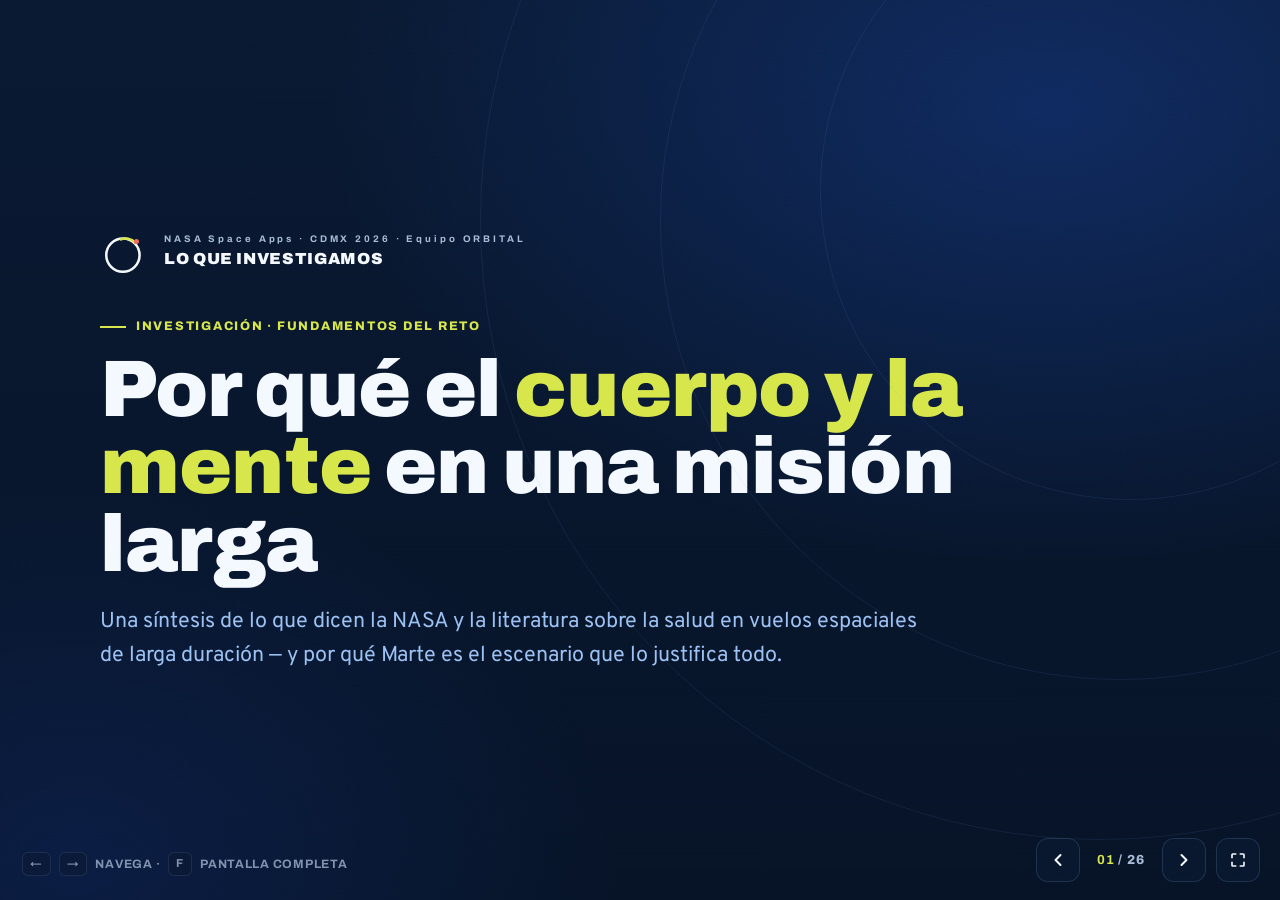
<file: investigacion.html>
<!DOCTYPE html>
<html lang="es">
<head>
<meta charset="UTF-8" />
<meta name="viewport" content="width=device-width, initial-scale=1.0" />
<title>ORBITAL · Lo que investigamos</title>
<link rel="icon" type="image/png" sizes="32x32" href="favicon-32.png">
<link rel="icon" type="image/png" sizes="192x192" href="favicon-192.png">
<link rel="shortcut icon" href="favicon.ico">
<link rel="apple-touch-icon" href="apple-touch-icon.png">
<meta name="description" content="Presentación de investigación — por qué una misión a Marte, el marco RIDGE de la NASA, resumen de fuentes oficiales (NASA HRP, Agencia Espacial Canadiense), las pruebas cognitivas Cognition y WinSCAT, y qué monitorear en cuerpo y mente. NASA Space Apps CDMX 2026." />
<link rel="preconnect" href="https://fonts.googleapis.com" />
<link rel="preconnect" href="https://fonts.gstatic.com" crossorigin />
<link href="https://fonts.googleapis.com/css2?family=Archivo:wght@400;600;700;800;900&family=Overpass:wght@300;400;500;600;700&display=swap" rel="stylesheet" />
<style>
  :root{
    --navy-900:#071428;--navy-800:#0a1a33;--navy-700:#0d2244;--navy-600:#102a55;
    --royal:#1e52c8;--royal-bright:#2a66e6;--blue-soft:#4e8fe6;--blue-pale:#9cc1f2;
    --lime:#d7e64b;--white:#f4f8ff;--mute:#a9bbd6;--line:rgba(156,193,242,.16);
    --card:rgba(18,38,74,.6);--ok:#4ccb8f;--warn:#f2c14e;--crit:#ef6a5a;
  }
  *{box-sizing:border-box;margin:0;padding:0}
  html,body{height:100%}
  body{font-family:"Overpass",system-ui,sans-serif;background:var(--navy-900);color:var(--white);line-height:1.55;-webkit-font-smoothing:antialiased;overflow:hidden}
  h1,h2,h3,h4,.display{font-family:"Archivo",sans-serif;letter-spacing:-.01em}

  .deck{position:fixed;inset:0;background:
      radial-gradient(1200px 760px at 82% 12%, rgba(30,82,200,.32), transparent 60%),
      radial-gradient(900px 640px at 6% 96%, rgba(20,50,130,.3), transparent 60%),
      linear-gradient(180deg,var(--navy-800),var(--navy-900))}
  .slide{position:absolute;inset:0;display:flex;flex-direction:column;justify-content:center;
    padding:clamp(26px,5vh,60px) clamp(22px,6vw,96px);
    opacity:0;visibility:hidden;transform:scale(.985);
    transition:opacity .5s ease,transform .6s cubic-bezier(.2,.7,.2,1),visibility .5s;
    overflow-y:auto}
  .slide.active{opacity:1;visibility:visible;transform:none;z-index:2}
  .sin{width:100%;max-width:1080px;margin:auto}

  .rings{position:absolute;inset:0;overflow:hidden;pointer-events:none;z-index:0}
  .rings span{position:absolute;border-radius:50%;border:1px solid rgba(120,160,230,.10)}

  .r{opacity:0;transform:translateY(26px);
     transition:opacity .6s cubic-bezier(.2,.7,.2,1),transform .6s cubic-bezier(.2,.7,.2,1)}
  .slide.active .r{opacity:1;transform:none;transition-delay:var(--d,0s)}
  .slide.active .pop{animation:pop .6s both;animation-delay:var(--d,0s)}
  @keyframes pop{from{opacity:0;transform:scale(.9)}to{opacity:1;transform:scale(1)}}

  .eyebrow{font-family:"Archivo";font-weight:800;text-transform:uppercase;letter-spacing:.14em;font-size:clamp(.66rem,1.1vw,.78rem);color:var(--lime);display:inline-flex;align-items:center;gap:10px}
  .eyebrow::before{content:"";width:26px;height:2px;background:var(--lime);display:inline-block}
  .numtag{font-family:"Archivo";font-weight:900;color:var(--lime);font-size:clamp(1.3rem,2.4vw,1.7rem);display:block;margin-bottom:6px}
  h2.title{font-size:clamp(1.7rem,4.4vw,3.1rem);font-weight:900;line-height:1.03;margin:8px 0 14px}
  .sub{color:var(--mute);font-size:clamp(1rem,1.7vw,1.2rem);max-width:72ch}
  .hl{color:var(--lime)} em{color:var(--blue-soft);font-style:normal}
  .note{color:var(--mute);font-size:clamp(.82rem,1.3vw,.92rem);margin-top:16px}

  .brandmark{display:flex;align-items:center;gap:14px;margin-bottom:34px}
  .logo-ring{width:50px;height:50px;flex:0 0 auto}
  .brandmark small{display:block;font-size:.6rem;letter-spacing:.3em;color:var(--mute);font-weight:700;font-family:"Archivo"}
  .brandmark b{font-size:1rem;letter-spacing:.04em;font-family:"Archivo";font-weight:900;text-transform:uppercase}
  .hero h1{font-weight:900;font-size:clamp(2.4rem,7vw,5rem);line-height:.97;margin:14px 0 22px;max-width:18ch}
  .hero .lead{color:var(--blue-pale);font-size:clamp(1.05rem,2.1vw,1.35rem);max-width:60ch}

  .stats{display:grid;grid-template-columns:repeat(4,1fr);gap:16px;margin-top:10px}
  .stat{background:var(--card);border:1px solid var(--line);border-radius:16px;padding:22px}
  .stat .big{font-family:"Archivo";font-weight:900;color:var(--lime);font-size:clamp(1.5rem,3vw,2.1rem)}
  .stat .lbl{color:var(--mute);font-size:.86rem;margin-top:6px}
  .stat .rtype{font-family:"Archivo";font-weight:800;text-transform:uppercase;letter-spacing:.07em;font-size:.64rem;color:var(--mute);margin-bottom:8px}
  .stat .who{color:var(--blue-pale);font-weight:600;font-size:.88rem;margin-top:5px}

  .two{display:grid;grid-template-columns:1fr 1fr;gap:22px;margin-top:8px}
  .three{display:grid;grid-template-columns:repeat(3,1fr);gap:18px;margin-top:8px}
  .scard{background:var(--card);border:1px solid var(--line);border-radius:18px;padding:26px}
  .scard .tagk{font-size:.72rem;color:var(--lime);font-family:"Archivo";font-weight:800;letter-spacing:.08em;text-transform:uppercase;margin-bottom:10px}
  .scard h3{font-size:clamp(1.1rem,2vw,1.35rem);font-weight:800;margin-bottom:10px;display:flex;align-items:center;gap:10px}
  .scard p{color:var(--mute);font-size:clamp(.9rem,1.4vw,1rem)}

  .statement{background:linear-gradient(135deg,var(--navy-600),var(--navy-700));border:1px solid var(--line);border-left:5px solid var(--lime);border-radius:18px;padding:clamp(28px,4vw,44px)}
  .statement p{font-family:"Archivo";font-weight:600;font-size:clamp(1.3rem,3.2vw,2.1rem);line-height:1.28}
  .statement .by{margin-top:18px;color:var(--mute);font-size:.95rem}

  /* RIDGE */
  .ridge{display:grid;gap:11px;margin-top:20px}
  .ridgecard{display:grid;grid-template-columns:60px 1fr;gap:18px;align-items:center;background:var(--card);border:1px solid var(--line);border-radius:14px;padding:14px 20px}
  .ridgecard .L{font-family:"Archivo";font-weight:900;font-size:1.8rem;color:var(--lime);text-align:center;background:rgba(215,230,75,.1);border-radius:12px;padding:8px 0}
  .ridgecard .rt{font-weight:800;font-size:1.02rem}
  .ridgecard .rd{color:var(--mute);font-size:.9rem;margin-top:2px}

  /* hazard two-column */
  .haz{display:grid;grid-template-columns:1fr 1fr;gap:26px;margin-top:10px}
  .col h4{font-size:.76rem;font-family:"Archivo";font-weight:800;letter-spacing:.08em;text-transform:uppercase;color:var(--lime);margin-bottom:14px}
  .col.b h4{color:var(--blue-soft)}
  .col ul{list-style:none;display:grid;gap:11px}
  .col li{color:var(--mute);font-size:clamp(.9rem,1.45vw,1.02rem);padding-left:20px;position:relative;line-height:1.45}
  .col li::before{content:"";position:absolute;left:0;top:9px;width:7px;height:7px;border-radius:50%;background:var(--lime)}
  .col.b li::before{background:var(--blue-soft)}
  .col li b{color:var(--white)}

  .bullets{list-style:none;display:grid;gap:13px;margin-top:10px}
  .bullets li{background:var(--card);border:1px solid var(--line);border-left:3px solid var(--blue-soft);border-radius:0 12px 12px 0;padding:14px 18px;color:var(--mute);font-size:clamp(.92rem,1.4vw,1.02rem);line-height:1.45}
  .bullets li b{color:var(--white)}
  .bullets li em{color:var(--blue-soft)}

  .tip{margin-top:20px;background:rgba(215,230,75,.08);border-left:3px solid var(--lime);border-radius:0 12px 12px 0;padding:14px 18px;font-size:clamp(.88rem,1.4vw,1rem);color:var(--mute);line-height:1.5}
  .tip b{color:var(--lime)}

  /* matrix */
  .matrix{overflow:auto;border:1px solid var(--line);border-radius:16px;max-height:62vh;margin-top:18px}
  table{border-collapse:collapse;width:100%;min-width:680px;font-size:clamp(.82rem,1.3vw,.95rem)}
  th,td{padding:12px 16px;text-align:left;border-bottom:1px solid var(--line)}
  thead th{font-family:"Archivo";font-weight:800;font-size:.72rem;text-transform:uppercase;letter-spacing:.08em;color:var(--blue-soft);background:rgba(10,26,51,.92);position:sticky;top:0}
  tbody tr:last-child td{border-bottom:none}
  td.dir{font-weight:600;color:var(--white)}
  .pill{display:inline-block;padding:4px 10px;border-radius:999px;font-size:.72rem;font-weight:700;font-family:"Archivo"}
  .p-body{background:rgba(78,143,230,.16);color:var(--blue-soft)}
  .p-mind{background:rgba(215,230,75,.16);color:var(--lime)}
  .p-both{background:rgba(76,203,143,.16);color:var(--ok)}

  /* ask / decision */
  .ask{background:linear-gradient(135deg,rgba(30,82,200,.3),var(--navy-700));border:1px solid var(--line);border-radius:18px;padding:clamp(26px,3.5vw,38px);margin-top:14px}
  .ask h3{font-size:clamp(1.15rem,2.2vw,1.5rem);font-weight:900;margin-bottom:16px}
  .optrow{display:grid;grid-template-columns:1fr 1fr;gap:16px}
  .opt{background:rgba(7,20,40,.4);border:1px solid var(--line);border-radius:14px;padding:18px 20px}
  .opt .ot{font-family:"Archivo";font-weight:800;font-size:.72rem;letter-spacing:.07em;text-transform:uppercase;margin-bottom:8px}
  .opt.wide .ot{color:var(--crit)} .opt.focus .ot{color:var(--lime)}
  .opt p{color:var(--mute);font-size:clamp(.88rem,1.4vw,.98rem)}
  .opt.focus{border-color:rgba(215,230,75,.45);background:linear-gradient(180deg,rgba(215,230,75,.07),rgba(7,20,40,.4))}

  /* closing */
  .closing-slide .big{font-family:"Archivo";font-weight:900;font-size:clamp(1.9rem,5vw,3.6rem);line-height:1.06;max-width:20ch}
  .closing-slide .tag{margin-top:24px;color:var(--mute);font-size:1.02rem}

  /* refs */
  .reflist{display:grid;grid-template-columns:1fr 1fr;gap:12px;margin-top:18px;max-height:64vh;overflow:auto}
  .reflist a{color:var(--mute);font-size:clamp(.8rem,1.3vw,.92rem);text-decoration:none;padding:12px 15px;background:var(--card);border:1px solid var(--line);border-radius:12px;transition:.2s;display:block}
  .reflist a:hover{border-color:var(--blue-soft);color:var(--white)}
  .reflist a b{color:var(--white);font-weight:600;display:block;margin-bottom:2px}
  .reflist a.wide{grid-column:1/-1;background:linear-gradient(90deg,rgba(215,230,75,.12),transparent);border-color:rgba(215,230,75,.4)}
  .reflist a.wide b{color:var(--lime)}

  /* fuentes oficiales + pruebas cognitivas */
  .srcline{display:flex;flex-wrap:wrap;align-items:center;gap:10px;margin:2px 0 14px;font-size:.84rem}
  .srcline .org{font-family:"Archivo";font-weight:800;font-size:.66rem;letter-spacing:.08em;text-transform:uppercase;background:rgba(78,143,230,.16);color:var(--blue-soft);padding:4px 10px;border-radius:999px}
  .srcline a{color:var(--blue-pale);text-decoration:none;border-bottom:1px dotted rgba(156,193,242,.5)}
  .srcline a:hover{color:var(--white)}
  .srcline .dt{color:var(--mute)}
  .matrix.fit{max-height:none}
  .matrix.fit th,.matrix.fit td{padding:9px 14px}
  .matrix.fit td.dir small{margin-top:1px}
  td a{color:var(--blue-pale);text-decoration:none;border-bottom:1px dotted rgba(156,193,242,.5)}
  td a:hover{color:var(--white)}
  td.dir small{display:block;font-weight:400;color:var(--mute);font-size:.78rem}
  .reflist .refh{grid-column:1/-1;font-family:"Archivo";font-weight:800;font-size:.7rem;letter-spacing:.1em;text-transform:uppercase;color:var(--lime);margin-top:6px}

  /* CHROME */
  .prog{position:fixed;top:0;left:0;height:3px;background:var(--lime);width:0;z-index:30;transition:width .4s ease;box-shadow:0 0 12px rgba(215,230,75,.5)}
  .hud{position:fixed;bottom:18px;right:20px;display:flex;align-items:center;gap:10px;z-index:30}
  .hud button{width:44px;height:44px;border-radius:12px;border:1px solid var(--line);background:rgba(10,26,51,.7);color:var(--white);cursor:pointer;display:flex;align-items:center;justify-content:center;transition:.2s;backdrop-filter:blur(6px)}
  .hud button:hover{border-color:var(--lime);color:var(--lime)}
  .hud button:disabled{opacity:.3;cursor:default;border-color:var(--line);color:var(--white)}
  .counter{font-family:"Archivo";font-weight:800;font-size:.82rem;color:var(--mute);letter-spacing:.08em;padding:0 6px;min-width:62px;text-align:center}
  .counter b{color:var(--lime)}
  .hint-key{position:fixed;bottom:24px;left:22px;z-index:30;color:var(--mute);font-size:.76rem;font-family:"Archivo";font-weight:700;letter-spacing:.06em;text-transform:uppercase;display:flex;align-items:center;gap:8px;opacity:.75}
  .hint-key kbd{background:rgba(10,26,51,.8);border:1px solid var(--line);border-radius:6px;padding:2px 7px;font-family:"Archivo";font-size:.72rem}
  .hint-key.gone{opacity:0;transition:opacity .6s;pointer-events:none}

  @media(max-width:820px){
    .stats{grid-template-columns:1fr 1fr}
    .two,.three,.haz,.optrow,.reflist{grid-template-columns:1fr}
    .hint-key{display:none}
    .slide{padding:62px 22px 80px}
  }
</style>
</head>
<body>

<div class="prog" id="prog"></div>
<div class="deck" id="deck">

  <!-- 1 · PORTADA -->
  <section class="slide hero active">
    <div class="rings">
      <span style="width:620px;height:620px;top:-120px;right:-160px"></span>
      <span style="width:920px;height:920px;top:-240px;right:-300px"></span>
      <span style="width:1240px;height:1240px;top:-400px;right:-440px"></span>
    </div>
    <div class="sin">
      <div class="brandmark r" style="--d:.05s">
        <span class="logo-ring"><svg viewBox="0 0 48 48" fill="none"><circle cx="22" cy="26" r="16" stroke="#f4f8ff" stroke-width="2.4"/><path d="M34 14 C 30 10, 24 9, 20 11" stroke="#d7e64b" stroke-width="2.4" stroke-linecap="round"/><circle cx="35" cy="13" r="2.4" fill="#ef6a5a"/></svg></span>
        <span><small>NASA Space Apps · CDMX 2026 · Equipo ORBITAL</small><b>Lo que investigamos</b></span>
      </div>
      <div class="eyebrow r" style="--d:.15s">Investigación · fundamentos del reto</div>
      <h1 class="r" style="--d:.25s">Por qué el <span class="hl">cuerpo y la mente</span> en una misión larga</h1>
      <p class="lead r" style="--d:.38s">Una síntesis de lo que dicen la NASA y la literatura sobre la salud en vuelos espaciales de larga duración — y por qué Marte es el escenario que lo justifica todo.</p>
    </div>
  </section>

  <!-- 2 · POR QUÉ MARTE -->
  <section class="slide">
    <div class="sin">
      <div class="eyebrow r" style="--d:.05s">El escenario que elegimos</div>
      <h2 class="title r" style="--d:.12s">¿Por qué plantear una misión a Marte?</h2>
      <p class="sub r" style="--d:.2s">No es capricho: es el escenario donde el problema del reto —darle al astronauta autonomía para evaluar su propia salud— se vuelve crítico.</p>
      <div class="three" style="margin-top:26px">
        <div class="scard r" style="--d:.34s">
          <div class="tagk">01 · El reto lo contempla</div>
          <h3>🛰️ Lo sugiere el planteamiento</h3>
          <p>El propio reto del Space Apps presenta Marte entre los escenarios posibles de la misión. No lo inventamos: lo tomamos del brief.</p>
        </div>
        <div class="scard r" style="--d:.46s">
          <div class="tagk">02 · Tiempo prolongado</div>
          <h3>⏳ No puedes ir y volver</h3>
          <p>A diferencia de órbita baja o la Luna, donde el retorno es relativamente rápido, Marte implica años sin posibilidad de volver pronto. El tiempo lo cambia todo.</p>
        </div>
        <div class="scard r" style="--d:.58s">
          <div class="tagk">03 · Distancia y comunicación</div>
          <h3>📡 Sin Houston en tiempo real</h3>
          <p>Hasta ~20 min de retraso por sentido justifican el corazón del reto: el astronauta tiene que automonitorearse y decidir con autonomía.</p>
        </div>
      </div>
    </div>
  </section>

  <!-- 3 · RÉCORDS -->
  <section class="slide">
    <div class="sin">
      <div class="eyebrow r" style="--d:.05s">Datos reales · cuánto aguanta un humano allá arriba</div>
      <h2 class="title r" style="--d:.12s">Los récords de tiempo en el espacio</h2>
      <p class="sub r" style="--d:.2s">Cuánto tiempo ha pasado la gente fuera de la Tierra, en una sola misión y sumando varias.</p>
      <div class="stats" style="margin-top:24px">
        <div class="stat pop" style="--d:.3s"><div class="rtype">Continuo · récord mundial</div><div class="big">437 días</div><div class="who">Valeri Polyakov · Mir (1994–95)</div></div>
        <div class="stat pop" style="--d:.4s"><div class="rtype">Continuo · récord NASA</div><div class="big">371 días</div><div class="who">Frank Rubio · ISS (2022–23)</div></div>
        <div class="stat pop" style="--d:.5s"><div class="rtype">Acumulado · récord mundial</div><div class="big">+1,111 días</div><div class="who">Oleg Kononenko · 5 misiones (+3 años)</div></div>
        <div class="stat pop" style="--d:.6s"><div class="rtype">Acumulado · récord NASA</div><div class="big">675 días</div><div class="who">Peggy Whitson · varias misiones</div></div>
      </div>
      <p class="note r" style="--d:.7s">Fuentes: récords reconocidos por NASA y agencias espaciales (continuo = una sola misión; acumulado = suma de toda la carrera).</p>
    </div>
  </section>

  <!-- 4 · EL MOTOR -->
  <section class="slide">
    <div class="rings"><span style="width:900px;height:900px;top:-200px;left:-300px"></span></div>
    <div class="sin">
      <div class="statement r" style="--d:.1s">
        <p>Ni el récord continuo llega a Marte. Una misión completa son <span class="hl">~2.5 a 3 años</span> — ida, estancia y regreso. Diseñar salud para <em>esa</em> duración, y no para una estancia corta, es el problema real.</p>
        <div class="by">Por eso el foco no es un chequeo puntual: es el seguimiento sostenido de cuerpo y mente.</div>
      </div>
    </div>
  </section>

  <!-- 5 · RIDGE -->
  <section class="slide">
    <div class="sin">
      <div class="eyebrow r" style="--d:.05s">El marco que usa la NASA</div>
      <h2 class="title r" style="--d:.12s">RIDGE — los 5 peligros del vuelo espacial</h2>
      <p class="sub r" style="--d:.2s">La NASA agrupa los riesgos de una misión humana en cinco categorías. El acrónimo <b style="color:var(--white)">RIDGE</b> las resume — y es el mapa que seguimos.</p>
      <div class="ridge">
        <div class="ridgecard r" style="--d:.3s"><div class="L">R</div><div><div class="rt">Radiación (Radiation)</div><div class="rd">Exposición a radiación espacial, muy superior a la de la Tierra.</div></div></div>
        <div class="ridgecard r" style="--d:.38s"><div class="L">I</div><div><div class="rt">Aislamiento y confinamiento (Isolation)</div><div class="rd">Encierro, poco contacto y estrés que afectan sueño, ánimo y conducta.</div></div></div>
        <div class="ridgecard r" style="--d:.46s"><div class="L">D</div><div><div class="rt">Distancia a la Tierra (Distance)</div><div class="rd">Lejanía que obliga a la autonomía: sin retorno ni reabasto rápidos.</div></div></div>
        <div class="ridgecard r" style="--d:.54s"><div class="L">G</div><div><div class="rt">Campos de gravedad (Gravity)</div><div class="rd">Ingravidez y gravedad parcial que alteran hueso, músculo, fluidos y visión.</div></div></div>
        <div class="ridgecard r" style="--d:.62s"><div class="L">E</div><div><div class="rt">Entornos hostiles y cerrados (Environments)</div><div class="rd">Hábitat sellado: calidad del aire, microbios, estrés e inmunidad.</div></div></div>
      </div>
    </div>
  </section>

  <!-- 6 · RADIACIÓN -->
  <section class="slide">
    <div class="sin">
      <div class="eyebrow r" style="--d:.05s">RIDGE · R</div>
      <h2 class="title r" style="--d:.12s">Radiación</h2>
      <p class="sub r" style="--d:.2s">El campo magnético y la atmósfera de la Tierra nos protegen; fuera de ellos, la exposición se dispara.</p>
      <div class="haz">
        <div class="col r" style="--d:.34s">
          <h4>El riesgo</h4>
          <ul>
            <li>Tres fuentes: partículas atrapadas en el campo magnético, <b>partículas solares</b> y <b>rayos cósmicos galácticos</b>.</li>
            <li>El daño se rige por el <b>tipo de radiación</b> y el <b>tiempo de exposición</b>, muy distintos a los de la Tierra.</li>
            <li>Luna y Marte aumentan la <b>exposición total acumulada</b>.</li>
          </ul>
        </div>
        <div class="col b r" style="--d:.46s">
          <h4>Qué se hace</h4>
          <ul>
            <li><b>Blindaje</b> del hábitat y las zonas de descanso.</li>
            <li><b>Monitoreo de la radiación</b> recibida por la tripulación.</li>
            <li>Procedimientos operativos para reducir la exposición en eventos solares.</li>
          </ul>
        </div>
      </div>
    </div>
  </section>

  <!-- 7 · AISLAMIENTO -->
  <section class="slide">
    <div class="rings"><span style="width:1000px;height:1000px;top:-250px;right:-350px"></span></div>
    <div class="sin">
      <div class="eyebrow r" style="--d:.05s">RIDGE · I</div>
      <h2 class="title r" style="--d:.12s">Aislamiento y confinamiento</h2>
      <p class="sub r" style="--d:.2s">El frente más conductual — y el que más crece con el tiempo de misión.</p>
      <div class="haz">
        <div class="col r" style="--d:.34s">
          <h4>Qué afecta</h4>
          <ul>
            <li>Tripulación <b>internacional y multicultural</b>: la convivencia se vuelve un factor a gestionar.</li>
            <li><b>Sueño y ritmo circadiano</b> alterados por luz, ruido y el día marciano de <b>~37 min extra</b>.</li>
            <li><b>Fatiga cognitiva</b> por carga de trabajo y cambios de horario.</li>
            <li>Reducción de estímulos y <b>añoranza de seres queridos</b>.</li>
            <li>A más tiempo con restricciones, más riesgo de afecciones <b>conductuales, cognitivas o psiquiátricas</b>.</li>
          </ul>
        </div>
        <div class="col b r" style="--d:.5s">
          <h4>Herramientas de monitoreo y apoyo</h4>
          <ul>
            <li><b>Autoprueba de vigilancia de 10 min (PVT):</b> mide cómo la fatiga golpea el rendimiento. Clave.</li>
            <li><b>Actigrafía</b> para rastrear movimiento y luz ambiental; iluminación LED que regula el ciclo.</li>
            <li><b>Diario</b> como desahogo y como dato de seguimiento.</li>
            <li><b>Realidad virtual</b> con entornos relajantes para el ánimo.</li>
            <li>Aprender habilidades o un idioma nuevo para sostener la motivación.</li>
          </ul>
        </div>
      </div>
    </div>
  </section>

  <!-- 8 · DISTANCIA -->
  <section class="slide">
    <div class="sin">
      <div class="eyebrow r" style="--d:.05s">RIDGE · D</div>
      <h2 class="title r" style="--d:.12s">Distancia a la Tierra</h2>
      <p class="sub r" style="--d:.2s">La razón de fondo por la que el reto pide autonomía.</p>
      <div class="stats" style="grid-template-columns:repeat(3,1fr);margin-top:24px">
        <div class="stat pop" style="--d:.32s"><div class="big">~240 mi</div><div class="lbl">altura de la ISS sobre la Tierra</div></div>
        <div class="stat pop" style="--d:.42s"><div class="big">~140 M mi</div><div class="lbl">distancia media a Marte</div></div>
        <div class="stat pop" style="--d:.52s"><div class="big">hasta 20 min</div><div class="lbl">retraso de comunicación por sentido</div></div>
      </div>
      <div class="tip r" style="--d:.62s"><b>Implicación directa:</b> a diferencia de la ISS —que recibe reabasto regular— la tripulación de Marte lleva toda su comida, equipo y material médico, y resuelve los problemas <b style="color:var(--white)">en gran medida por su cuenta</b>. El automonitoreo deja de ser cómodo y se vuelve obligatorio.</div>
    </div>
  </section>

  <!-- 9 · GRAVEDAD -->
  <section class="slide">
    <div class="rings"><span style="width:1000px;height:1000px;top:-250px;left:-320px"></span></div>
    <div class="sin">
      <div class="eyebrow r" style="--d:.05s">RIDGE · G</div>
      <h2 class="title r" style="--d:.12s">Campos de gravedad</h2>
      <p class="sub r" style="--d:.2s">Tres gravedades en una misión: ingravidez en el tránsito, ~⅓ de g en Marte y readaptación a la Tierra al volver.</p>
      <div class="haz">
        <div class="col r" style="--d:.34s">
          <h4>Qué le pasa al cuerpo</h4>
          <ul>
            <li><b>Hueso:</b> pierde en promedio <b>1 a 1.5 % de densidad por mes</b>.</li>
            <li><b>Fluidos hacia la cabeza:</b> presión sobre los ojos y problemas de <b>visión</b>.</li>
            <li>Pérdida muscular, <b>cálculos renales</b> e intolerancia ortostática al aterrizar.</li>
            <li>Afecta orientación, coordinación, equilibrio y locomoción.</li>
          </ul>
        </div>
        <div class="col b r" style="--d:.48s">
          <h4>Contramedidas</h4>
          <ul>
            <li>Ejercicio y <b>manguitos de compresión</b>; se estudia la presión negativa en tren inferior.</li>
            <li><b>Bisfosfonatos</b> para frenar la pérdida ósea.</li>
            <li><b>Citrato de potasio</b> y ajustes de dieta para el riesgo de cálculos renales.</li>
            <li>Medición de orina para vigilar sustancias asociadas a cálculos.</li>
          </ul>
        </div>
      </div>
      <div class="tip r" style="--d:.6s"><b>Nuestra hipótesis:</b> el desplazamiento de fluidos a la cabeza sugiere que el impacto no es solo emocional o conductual, sino también <b style="color:var(--white)">neuropsicológico</b> — cognición y motricidad. Por eso proponemos sumar <b style="color:var(--white)">pruebas de motricidad fina</b> al monitoreo.</div>
    </div>
  </section>

  <!-- 10 · ENTORNOS -->
  <section class="slide">
    <div class="sin">
      <div class="eyebrow r" style="--d:.05s">RIDGE · E</div>
      <h2 class="title r" style="--d:.12s">Entornos cerrados y hostiles</h2>
      <p class="sub r" style="--d:.2s">Vivir meses dentro de un hábitat sellado tiene su propio costo biológico.</p>
      <div class="haz">
        <div class="col r" style="--d:.34s">
          <h4>Qué cambia</h4>
          <ul>
            <li><b>Microbios</b> que se transforman y se propagan más fácil entre personas en un espacio cerrado.</li>
            <li>Suben las <b>hormonas del estrés</b> y se altera la <b>respuesta inmune</b>.</li>
            <li>Estudio de la NASA en la <b>Antártida</b>: cómo los factores estresantes afectan el sistema inmunológico.</li>
          </ul>
        </div>
        <div class="col b r" style="--d:.48s">
          <h4>Qué se vigila</h4>
          <ul>
            <li>Calidad del aire, cambio de filtros y limpieza de superficies.</li>
            <li>Tratamiento del agua y <b>muestreo microbiano</b> del entorno.</li>
            <li><b>Estudio de saliva</b> y control microbiano; vacunas y cuarentena previa al lanzamiento.</li>
          </ul>
        </div>
      </div>
    </div>
  </section>

  <!-- 11 · QUÉ MONITOREAR -->
  <section class="slide">
    <div class="sin">
      <div class="eyebrow r" style="--d:.05s">De la evidencia a la acción</div>
      <h2 class="title r" style="--d:.12s">Qué se puede monitorear — y qué revela</h2>
      <p class="sub r" style="--d:.2s">Señales que aparecen en las fuentes, y si hablan del cuerpo, de la mente o de ambos.</p>
      <div class="matrix r" style="--d:.34s">
        <table>
          <thead><tr><th>Señal</th><th>Qué revela</th><th>Frente</th></tr></thead>
          <tbody>
            <tr><td class="dir">Frecuencia cardíaca</td><td>Carga cardiovascular, estrés y activación</td><td><span class="pill p-both">Cuerpo + Mente</span></td></tr>
            <tr><td class="dir">Ecocardiograma</td><td>Función y adaptación cardíaca</td><td><span class="pill p-body">Cuerpo</span></td></tr>
            <tr><td class="dir">Densidad ósea</td><td>Desmineralización por microgravedad</td><td><span class="pill p-body">Cuerpo</span></td></tr>
            <tr><td class="dir">Columna / dolor de espalda</td><td>Cambios musculoesqueléticos</td><td><span class="pill p-body">Cuerpo</span></td></tr>
            <tr><td class="dir">Distribución de fluidos</td><td>Conexión con cambios de visión (manguitos)</td><td><span class="pill p-body">Cuerpo</span></td></tr>
            <tr><td class="dir">Orina</td><td>Riesgo de cálculos renales; guía la dieta</td><td><span class="pill p-body">Cuerpo</span></td></tr>
            <tr><td class="dir">Sangre (biometría + hormona de estrés)</td><td>Salud general y nivel de estrés</td><td><span class="pill p-both">Cuerpo + Mente</span></td></tr>
            <tr><td class="dir">Saliva</td><td>Cortisol y control microbiano</td><td><span class="pill p-both">Cuerpo + Mente</span></td></tr>
            <tr><td class="dir">Pruebas cognitivas / PVT</td><td>Fatiga y atención en el rendimiento</td><td><span class="pill p-mind">Mente</span></td></tr>
            <tr><td class="dir">Motricidad fina</td><td>Efecto neuropsicológico y motor</td><td><span class="pill p-both">Cuerpo + Mente</span></td></tr>
            <tr><td class="dir">Test de ansiedad</td><td>Estado conductual</td><td><span class="pill p-mind">Mente</span></td></tr>
            <tr><td class="dir">Test de depresión</td><td>Estado conductual</td><td><span class="pill p-mind">Mente</span></td></tr>
          </tbody>
        </table>
      </div>
    </div>
  </section>

  <!-- 12 · PSIQUIÁTRICO I -->
  <section class="slide">
    <div class="rings"><span style="width:900px;height:900px;top:-200px;right:-280px"></span></div>
    <div class="sin">
      <div class="eyebrow r" style="--d:.05s">Lo psiquiátrico y conductual · 1/2</div>
      <h2 class="title r" style="--d:.12s">Qué aparece de verdad en vuelo</h2>
      <ul class="bullets">
        <li class="r" style="--d:.3s"><b>Depresión y ansiedad</b> son lo más frecuente, normalmente como <em>reacción de ajuste</em> al entorno.</li>
        <li class="r" style="--d:.4s"><b>Reacciones psicosomáticas:</b> p. ej., un tripulante con dolor de muelas detonado por un suceso en Tierra que temía que se repitiera en la misión.</li>
        <li class="r" style="--d:.5s"><b>Conflictos interpersonales</b> dentro de la tripulación y con el control en Tierra.</li>
        <li class="r" style="--d:.6s"><b>Trastornos mayores</b> (bipolar, esquizofrenia) no se han presentado en vuelo —probablemente por el tamizaje previo— pero <em>sí</em> en análogos como submarinos y la Antártida.</li>
      </ul>
    </div>
  </section>

  <!-- 13 · PSIQUIÁTRICO II -->
  <section class="slide">
    <div class="sin">
      <div class="eyebrow r" style="--d:.05s">Lo psiquiátrico y conductual · 2/2</div>
      <h2 class="title r" style="--d:.12s">Astenización: el desgaste de la larga duración</h2>
      <p class="sub r" style="--d:.2s">Un síndrome bien descrito en misiones prolongadas — justo lo que una misión a Marte amplifica.</p>
      <div class="haz">
        <div class="col r" style="--d:.34s">
          <h4>Señales de astenización</h4>
          <ul>
            <li>Fatiga, irritabilidad y <b>labilidad emocional</b>.</li>
            <li>Dificultades de <b>atención y concentración</b>, inquietud.</li>
            <li>Mayor sensibilidad perceptiva.</li>
            <li><b>Palpitaciones</b> e inestabilidad arterial.</li>
            <li>Problemas de <b>sueño y apetito</b>.</li>
          </ul>
        </div>
        <div class="col b r" style="--d:.48s">
          <h4>Y además</h4>
          <ul>
            <li><b>Burnout</b> y fatiga crónica por la carga sostenida.</li>
            <li><b>Farmacocinética alterada:</b> los medicamentos actúan distinto en el espacio.</li>
            <li>El cuerpo y la mente se retroalimentan: el estrés crónico produce síntomas físicos reales.</li>
          </ul>
        </div>
      </div>
    </div>
  </section>

  <!-- 14 · LO QUE AYUDA -->
  <section class="slide">
    <div class="rings"><span style="width:900px;height:900px;top:-200px;left:-280px"></span></div>
    <div class="sin">
      <div class="eyebrow r" style="--d:.05s">Lo que ayuda · evidencia de análogos</div>
      <h2 class="title r" style="--d:.12s">Qué sostiene a una tripulación</h2>
      <ul class="bullets">
        <li class="r" style="--d:.3s"><b>Ver la Tierra</b> produce bienestar (efecto salutogénico). A la distancia de Marte, la Tierra es apenas <em>un punto de luz</em> — hay que reemplazar ese recurso.</li>
        <li class="r" style="--d:.4s"><b>Mars-500 (simulación rusa, ~520 días):</b> aparecieron trastornos del sueño y depresión por el aislamiento.</li>
        <li class="r" style="--d:.5s"><b>Alfano (Antártida / UH):</b> monotonía y aislamiento; un <em>Mental Health Checklist</em> con biomarcadores detectó caída de las estrategias de afrontamiento y de las emociones positivas con el tiempo.</li>
        <li class="r" style="--d:.6s"><b>BHP de la NASA (2008):</b> entrena a la tripulación en resolución de conflictos, entre otras habilidades.</li>
        <li class="r" style="--d:.7s">Picano: a Marte no basta el <em>"right stuff"</em> — hace falta "adaptabilidad, afrontamiento del entorno, resistencia mental, ser buen compañero y trabajar en equipo".</li>
      </ul>
    </div>
  </section>

  <!-- FUENTE 1 · NASA HRP · PELIGROS -->
  <section class="slide">
    <div class="sin">
      <div class="eyebrow r" style="--d:.05s">Fuente oficial · 1 de 5</div>
      <h2 class="title r" style="--d:.12s">Los 5 peligros, según la NASA</h2>
      <div class="srcline r" style="--d:.18s"><span class="org">NASA · Human Research Program</span><a href="https://www.nasa.gov/hrp/hazards/" target="_blank" rel="noopener">nasa.gov/hrp/hazards</a><span class="dt">Actualizada el 12 jun 2026</span></div>
      <p class="sub r" style="--d:.22s">La página que da origen al marco RIDGE: reconocer los peligros permite a la NASA buscar cómo superarlos en misiones a la estación, la Luna y Marte.</p>
      <div class="haz">
        <div class="col r" style="--d:.34s">
          <h4>Qué dice</h4>
          <ul>
            <li>Agrupa los retos del vuelo humano en <b>cinco peligros</b>: radiación, aislamiento y confinamiento, distancia a la Tierra, campos de gravedad y entornos hostiles o cerrados.</li>
            <li>Los peligros <b>pueden interactuar</b> y empeorar los efectos de los demás sobre el cuerpo.</li>
            <li>Se estudian en <b>análogos en tierra, laboratorios y la ISS</b>; cada peligro tiene su subpágina y su video.</li>
          </ul>
        </div>
        <div class="col b r" style="--d:.46s">
          <h4>Para ORBITAL</h4>
          <ul>
            <li>Es la base del <b>marco RIDGE</b> de esta presentación.</li>
            <li>Como los peligros se combinan, tiene sentido medir <b>cuerpo y mente juntos</b>, no por separado.</li>
          </ul>
        </div>
      </div>
    </div>
  </section>

  <!-- FUENTE 2 · NASA HRP · RIESGOS -->
  <section class="slide">
    <div class="sin">
      <div class="eyebrow r" style="--d:.05s">Fuente oficial · 2 de 5</div>
      <h2 class="title r" style="--d:.12s">Los riesgos de salud y desempeño</h2>
      <div class="srcline r" style="--d:.18s"><span class="org">NASA · Human Research Program</span><a href="https://www.nasa.gov/hrp/risks/" target="_blank" rel="noopener">nasa.gov/hrp/risks</a><span class="dt">Actualizada el 21 jul 2026</span></div>
      <p class="sub r" style="--d:.22s">Baja un nivel: de los cinco peligros a los riesgos concretos para la tripulación, que cambian según el destino (órbita baja, Luna o Marte).</p>
      <div class="haz">
        <div class="col r" style="--d:.34s">
          <h4>Qué dice</h4>
          <ul>
            <li>Ordena los riesgos en <b>tres categorías</b>: fisiología humana (11), desempeño conductual y factores humanos (5) y radiación (1: cánceres inducidos).</li>
            <li>No los jerarquiza, salvo uno: el <b>síndrome neuro-ocular asociado al vuelo (SANS)</b> es hoy el principal riesgo de salud.</li>
            <li>En la categoría conductual aparecen <b>cambios de conducta y trastornos psiquiátricos</b>, trabajo en equipo inadecuado, <b>sueño inadecuado y horarios irregulares</b> y soporte insuficiente a la operación de sistemas (cognición y toma de decisiones).</li>
          </ul>
        </div>
        <div class="col b r" style="--d:.46s">
          <h4>Para ORBITAL</h4>
          <ul>
            <li>Nuestro eje mental-conductual cae justo en esa categoría: <b>sueño, cognición y conducta</b>.</li>
            <li>Da un vocabulario oficial para nombrar lo que la app vigila.</li>
          </ul>
        </div>
      </div>
    </div>
  </section>

  <!-- FUENTE 3 · NASA HRP · INVESTIGACIÓN EN CURSO -->
  <section class="slide">
    <div class="rings"><span style="width:1000px;height:1000px;top:-250px;right:-350px"></span></div>
    <div class="sin">
      <div class="eyebrow r" style="--d:.05s">Fuente oficial · 3 de 5</div>
      <h2 class="title r" style="--d:.12s">Qué investiga la NASA ahora</h2>
      <div class="srcline r" style="--d:.18s"><span class="org">NASA · Human Research Program</span><a href="https://www.nasa.gov/hrp/ongoing-hrp-research/" target="_blank" rel="noopener">nasa.gov/hrp/ongoing-hrp-research</a><span class="dt">Actualizada el 18 ago 2026</span></div>
      <p class="sub r" style="--d:.22s">Catálogo de estudios en curso y pasados, en cuatro áreas: factores humanos y desempeño conductual, contramedidas de salud, radiación y operaciones de investigación.</p>
      <div class="haz">
        <div class="col r" style="--d:.34s">
          <h4>Qué dice</h4>
          <ul>
            <li><b>Artemis II:</b> ARCHeR (bienestar, actividad y sueño de la tripulación), biomarcadores inmunes y un banco de datos de salud compartido.</li>
            <li><b>Órbita baja (ISS):</b> CIPHER, B-Complex, Thigh Cuff, Zero T2, presión del líquido cefalorraquídeo, <b>Standard Measures</b> (mediciones fisiológicas y psicológicas consistentes), entre otros.</li>
            <li>No nombra estudios cognitivos concretos; solo enlaza al área de factores humanos y a la <b>Human Research Roadmap</b>.</li>
          </ul>
        </div>
        <div class="col b r" style="--d:.46s">
          <h4>Para ORBITAL</h4>
          <ul>
            <li>ARCHeR y Standard Measures son el precedente de <b>seguimiento continuo</b> de bienestar, actividad y sueño.</li>
            <li>El banco de datos compartido respalda guardar todo en una <b>base común</b>.</li>
            <li>Para cognición hay que ir a las pruebas de la siguiente sección.</li>
          </ul>
        </div>
      </div>
    </div>
  </section>

  <!-- FUENTE 4 · ASC-CSA · RADIACIÓN -->
  <section class="slide">
    <div class="sin">
      <div class="eyebrow r" style="--d:.05s">Fuente oficial · 4 de 5</div>
      <h2 class="title r" style="--d:.12s">Vigilar la radiación, en miniatura</h2>
      <div class="srcline r" style="--d:.18s"><span class="org">Agencia Espacial Canadiense</span><a href="https://www.asc-csa.gc.ca/eng/news/articles/2026/2026-02-26-monitoring-radiation-astronaut-health.asp" target="_blank" rel="noopener">asc-csa.gc.ca · Monitoring radiation</a><span class="dt">26 feb 2026</span></div>
      <p class="sub r" style="--d:.22s">La agencia canadiense contrató a Bubble Technology Industries para seguir desarrollando un espectrómetro de neutrones compacto y autónomo, el <b style="color:var(--white)">CANS</b>.</p>
      <div class="stats">
        <div class="stat pop" style="--d:.3s"><div class="big">$5.5 M</div><div class="lbl">valor del contrato para desarrollar el CANS</div></div>
        <div class="stat pop" style="--d:.38s"><div class="big">~30%</div><div class="lbl">de la radiación en la ISS son neutrones</div></div>
        <div class="stat pop" style="--d:.46s"><div class="big">25+ años</div><div class="lbl">de la ISS como banco de pruebas tecnológico</div></div>
        <div class="stat pop" style="--d:.54s"><div class="big">5</div><div class="lbl">instrumentos o experimentos previos citados: detectores de burbujas, MOSFET, EVARM, Radi-N y Radi-N2</div></div>
      </div>
      <div class="haz" style="margin-top:22px">
        <div class="col r" style="--d:.62s">
          <h4>Qué dice</h4>
          <ul>
            <li>Los neutrones pueden causar daño biológico serio; los datos ayudarían a <b>reducir riesgos en misiones a la Luna y Marte</b>.</li>
            <li>Los detectores de burbujas, antecesores del CANS, los usó el astronauta David Saint-Jacques en la ISS.</li>
            <li>También tendría usos en la Tierra: terapia contra el cáncer, protección de tripulaciones aéreas y seguridad pública.</li>
          </ul>
        </div>
        <div class="col b r" style="--d:.7s">
          <h4>Para ORBITAL</h4>
          <ul>
            <li>Ejemplo real de cómo se monitorea la <b>R</b> de RIDGE.</li>
            <li>Con la opción B (eje mental-conductual), la radiación queda como <b>contexto de la misión</b>, no como dato propio.</li>
          </ul>
        </div>
      </div>
    </div>
  </section>

  <!-- FUENTE 5 · ASC-CSA · POR QUÉ CIENCIA EN EL ESPACIO -->
  <section class="slide">
    <div class="rings"><span style="width:900px;height:900px;top:-200px;left:-300px"></span></div>
    <div class="sin">
      <div class="eyebrow r" style="--d:.05s">Fuente oficial · 5 de 5</div>
      <h2 class="title r" style="--d:.12s">¿Por qué hacer ciencia en el espacio?</h2>
      <div class="srcline r" style="--d:.18s"><span class="org">Agencia Espacial Canadiense</span><a href="https://www.asc-csa.gc.ca/eng/iss/science/why-do-we-conduct-science-experiments-in-space.asp" target="_blank" rel="noopener">asc-csa.gc.ca · Why science in space</a><span class="dt">Modificada el 28 oct 2025</span></div>
      <p class="sub r" style="--d:.22s">Tres razones que da la agencia para usar la ISS como laboratorio.</p>
      <div class="three">
        <div class="scard r" style="--d:.3s"><div class="tagk">1 · Acceso</div><h3>Un entorno único</h3><p>La ISS ofrece condiciones imposibles de reproducir en tierra. En promedio hay <b style="color:var(--white)">~200 experimentos internacionales</b> a bordo al mismo tiempo.</p></div>
        <div class="scard r" style="--d:.4s"><div class="tagk">2 · Futuro</div><h3>Preparar Luna y Marte</h3><p>Identificar y reducir riesgos de misiones largas: ingravidez prolongada, más radiación, aislamiento, retrasos de comunicación y menos apoyo de la Tierra en suministros y atención médica.</p></div>
        <div class="scard r" style="--d:.5s"><div class="tagk">3 · Aquí</div><h3>Mejorar la vida en la Tierra</h3><p>Los efectos en astronautas recuerdan al envejecimiento acelerado y al sedentarismo. Se estudian huesos, corazón, vasos sanguíneos y cerebro, con posibles beneficios para el equilibrio, la osteoporosis, enfermedades cardiovasculares y diabetes tipo 2.</p></div>
      </div>
      <div class="tip r" style="--d:.62s"><b>Dato clave:</b> seis meses en el espacio pueden dar datos que en la Tierra tardarían años en reunirse. <b>Para ORBITAL:</b> respalda medir de forma continua durante la misión, y mostrar que lo que aprendemos también sirve en tierra.</div>
    </div>
  </section>

  <!-- PRUEBAS 1 · COGNITION -->
  <section class="slide">
    <div class="sin">
      <div class="eyebrow r" style="--d:.05s">Pruebas cognitivas · 1 de 3</div>
      <h2 class="title r" style="--d:.12s">Cognition: 7 pruebas de referencia</h2>
      <p class="sub r" style="--d:.2s">Batería de 10 pruebas breves que Penn desarrolló para la NASA y que se usa en la ISS. Estos son los parámetros para diseñar cada minijuego.</p>
      <div class="matrix fit r" style="--d:.3s">
        <table>
          <thead><tr><th>Prueba</th><th>Qué ve y hace la persona</th><th>Dónde verla</th></tr></thead>
          <tbody>
            <tr><td class="dir">Motor Praxis<small>MPT</small></td><td>20 cuadros azules, uno a la vez, cada uno más pequeño y en lugar aleatorio; se hace clic con el trackpad.</td><td><a href="https://www.med.upenn.edu/uep/cognition.html" target="_blank" rel="noopener">GIF en Penn</a></td></tr>
            <tr><td class="dir">Visual Object Learning<small>VOLT</small></td><td>Memorizar 10 objetos de alambre (5 s cada uno); luego juzgar 20, la mitad nuevos, con 4 respuestas: sí o no, definitivo o probable.</td><td><a href="https://www.med.upenn.edu/uep/cognition.html" target="_blank" rel="noopener">GIF en Penn</a></td></tr>
            <tr><td class="dir">Fractal 2-Back<small>F2B</small></td><td>62 fractales de 1.75 s, 15 de ellos coincidencias; barra espaciadora si es igual al de dos antes. Práctica con feedback; la prueba real, sin él.</td><td><a href="https://www.med.upenn.edu/uep/cognition.html" target="_blank" rel="noopener">GIF en Penn</a> · <a href="https://github.com/vekteo/Nback_jsPsych" target="_blank" rel="noopener">código n-back (MIT)</a></td></tr>
            <tr><td class="dir">Line Orientation<small>LOT</small></td><td>12 pares: rotar con flechas la línea azul hasta dejarla paralela a la negra (pasos de 2° según la NASA).</td><td><a href="https://www.med.upenn.edu/uep/cognition.html" target="_blank" rel="noopener">GIF en Penn</a></td></tr>
            <tr><td class="dir">Balloon Analog Risk<small>BART</small></td><td>30 globos: cada bombeo suma $1 y puede reventar; “collect” guarda lo ganado. El reporte de la NASA menciona un punto de ruptura de unos 4 bombeos.</td><td><a href="https://www.med.upenn.edu/uep/cognition.html" target="_blank" rel="noopener">GIF en Penn</a> · <a href="https://github.com/m-Py/BART" target="_blank" rel="noopener">código BART (dominio público)</a></td></tr>
            <tr><td class="dir">Psychomotor Vigilance<small>PVT</small></td><td>3 min. Tras un rectángulo azul arranca un contador en milisegundos; se presiona la barra espaciadora lo más rápido posible y el tiempo se muestra 1 s. Intervalo entre estímulos de 1 a 4 s.</td><td><a href="https://www.med.upenn.edu/uep/assets/user-content/documents/Basner2011-ValidityandsensitivityofabriefPVT.pdf" target="_blank" rel="noopener">PDF Basner 2011</a> · <a href="https://www.psytoolkit.org/experiment-library/pvtb.html" target="_blank" rel="noopener">demo PsyToolkit</a></td></tr>
            <tr><td class="dir">Emotion Recognition<small>ERT</small></td><td>Caras una por una; 5 etiquetas: feliz, triste, enojo, miedo y sin emoción. La versión NASA y Penn usa 20 caras.</td><td><a href="https://www.med.upenn.edu/bbl/2dfaces.html" target="_blank" rel="noopener">Muestras ER40 (Penn)</a></td></tr>
          </tbody>
        </table>
      </div>
      <p class="note r" style="--d:.45s;margin-bottom:34px">Capturas reales: Figura 1 de <a href="https://pmc.ncbi.nlm.nih.gov/articles/PMC4691281" target="_blank" rel="noopener" style="color:var(--blue-pale)">Basner et al. 2015</a>. Instrucciones exactas al sujeto: Apéndice C del <a href="https://ntrs.nasa.gov/api/citations/20205008023/downloads/NASA_TM20205008023.pdf" target="_blank" rel="noopener" style="color:var(--blue-pale)">reporte NASA/TM-20205008023</a> (pp. 56–58).</p>
    </div>
  </section>

  <!-- PRUEBAS 2 · WINSCAT -->
  <section class="slide">
    <div class="rings"><span style="width:1000px;height:1000px;top:-250px;right:-350px"></span></div>
    <div class="sin">
      <div class="eyebrow r" style="--d:.05s">Pruebas cognitivas · 2 de 3</div>
      <h2 class="title r" style="--d:.12s">WinSCAT: las otras tres pruebas</h2>
      <p class="sub r" style="--d:.2s">Subconjunto de cinco pruebas del sistema ANAM que usó la NASA antes de Cognition. La batería completa dura entre 11 y 15 minutos.</p>
      <div class="three">
        <div class="scard r" style="--d:.3s"><div class="tagk">WinSCAT</div><h3>Code Substitution</h3><p>Se emparejan símbolos con números consultando una cuadrícula de referencia en la parte superior de la pantalla.</p></div>
        <div class="scard r" style="--d:.4s"><div class="tagk">WinSCAT</div><h3>Mathematics</h3><p>Sumas y restas de tres dígitos sueltos, por ejemplo 3 − 5 + 4 = ?</p></div>
        <div class="scard r" style="--d:.5s"><div class="tagk">WinSCAT</div><h3>Match to Sample</h3><p>Se identifica la cuadrícula igual a la mostrada, después de una demora de 5 s.</p></div>
      </div>
      <div class="tip r" style="--d:.62s"><b>Sin capturas públicas.</b> Estas descripciones salen de la <a href="https://ntrs.nasa.gov/api/citations/20080009715/downloads/20080009715.pdf" target="_blank" rel="noopener" style="color:var(--blue-pale)">Tabla I (p. 10) de un reporte de la NASA</a>; no encontré cantidad de ítems ni tiempos. Lo más cercano a ver la pantalla son las figuras B-5, B-7, B-8 y B-9 (pp. 17–19) del <a href="https://apps.dtic.mil/sti/pdfs/ADA549141.pdf" target="_blank" rel="noopener" style="color:var(--blue-pale)">informe ARL-TN-0440 sobre ANAM</a> (es ANAM, no WinSCAT, y solo leí los pies de figura). Pruebas parecidas con demo: <a href="https://www.millisecond.com/library/digitsymbolsubstitutiontask" target="_blank" rel="noopener" style="color:var(--blue-pale)">DSST</a> y <a href="https://www.millisecond.com/library/dmts" target="_blank" rel="noopener" style="color:var(--blue-pale)">Delayed Matching to Sample</a> de Millisecond (requieren licencia de Inquisit).</div>
    </div>
  </section>

  <!-- PRUEBAS 3 · PARÁMETROS QUE NO COINCIDEN -->
  <section class="slide">
    <div class="sin">
      <div class="eyebrow r" style="--d:.05s">Pruebas cognitivas · 3 de 3</div>
      <h2 class="title r" style="--d:.12s">Antes de fijar parámetros: las fuentes no coinciden</h2>
      <p class="sub r" style="--d:.2s">Al comparar los documentos aparecen valores distintos para la misma prueba. Hay que elegir uno y dejarlo escrito.</p>
      <div class="matrix fit r" style="--d:.3s">
        <table>
          <thead><tr><th>Parámetro</th><th>Valores encontrados</th><th>Fuentes</th></tr></thead>
          <tbody>
            <tr><td class="dir">PVT · lapso</td><td>355 ms · 500 ms</td><td>Basner 2011 y Moore 2017 · PsyToolkit</td></tr>
            <tr><td class="dir">PVT · falso inicio</td><td>menos de 100 ms · 130 ms</td><td>Basner 2011 · Moore 2017</td></tr>
            <tr><td class="dir">PVT · intervalo entre estímulos</td><td>1–4 s · 0–3 s · 2–10 s</td><td>Basner 2011 y NASA · PsyToolkit · repo snipeso/pvt</td></tr>
            <tr><td class="dir">ERT · número de caras</td><td>20 · 40</td><td>Reporte NASA y página de Penn · Moore 2017</td></tr>
            <tr><td class="dir">LOT · rotación por clic</td><td>2° · 9° o 3°</td><td>Reporte NASA · Moore 2017</td></tr>
          </tbody>
        </table>
      </div>
      <div class="tip r" style="--d:.45s"><b>Propuesta:</b> un valor por parámetro, la fuente citada en el código y todo configurable. <b>Para ver la interfaz original:</b> Penn entrega el software gratis, vía NASA, a investigación con fondos federales y aprobación ética (IRB); contacto: cognition@pennmedicine.upenn.edu. La versión para iPad es comercial (Pulsar Informatics).</div>
    </div>
  </section>

  <!-- 15 · PREGUNTA DE ALCANCE -->
  <section class="slide">
    <div class="sin">
      <div class="eyebrow r" style="--d:.05s">La decisión de equipo</div>
      <h2 class="title r" style="--d:.12s">¿Abarcamos todo o lo acotamos?</h2>
      <p class="sub r" style="--d:.2s">La evidencia es enorme y el cuerpo y la mente están entrelazados. Pero el tiempo del hackathon es finito. Hay que elegir.</p>
      <div class="ask r" style="--d:.34s">
        <div class="optrow">
          <div class="opt wide">
            <div class="ot">Opción A · abarcar todo</div>
            <p>Monitoreo integral de los 5 frentes RIDGE. Más completo y fiel a la realidad, pero difícil de demostrar en una demo de 3 minutos y de construir en el tiempo que tenemos.</p>
          </div>
          <div class="opt focus">
            <div class="ot">Opción B · acotar (propuesta)</div>
            <p>Centrarlo en el <b style="color:var(--white)">eje mental-conductual</b> con un ancla fisiológica medible: <b style="color:var(--white)">monitoreo del corazón y del sueño</b>. Barato, continuo y cruza cuerpo y mente — justo el triaje psicofisiológico de ORBITAL.</p>
          </div>
        </div>
      </div>
      <p class="note r" style="--d:.5s">Esta es la pregunta que llevamos a la mesa: definir el alcance antes de construir.</p>
    </div>
  </section>

  <!-- 16 · CIERRE -->
  <section class="slide closing-slide">
    <div class="rings">
      <span style="width:700px;height:700px;top:50%;left:50%;transform:translate(-50%,-50%)"></span>
      <span style="width:1050px;height:1050px;top:50%;left:50%;transform:translate(-50%,-50%)"></span>
    </div>
    <div class="sin">
      <div class="eyebrow r" style="--d:.1s">En una frase</div>
      <div class="big r" style="--d:.2s">A mayor tiempo lejos de casa, <span class="hl">más pesa la mente</span> — y más necesitamos medirla junto al cuerpo.</div>
      <div class="tag r" style="--d:.45s">Marte no es ciencia ficción para este reto: es el escenario que vuelve urgente lo que proponemos.</div>
      <div class="tag r" style="--d:.6s;margin-top:28px;color:var(--blue-pale);font-family:'Archivo';font-weight:800;letter-spacing:.04em">🌮 Tacos de Asada · ORBITAL · NASA Space Apps CDMX 2026</div>
    </div>
  </section>

  <!-- 17 · REFERENCIAS -->
  <section class="slide">
    <div class="sin">
      <span class="numtag r" style="--d:.05s">+</span>
      <div class="eyebrow r" style="--d:.12s">En qué nos basamos</div>
      <h2 class="title r" style="--d:.2s">Referencias</h2>
      <div class="reflist r" style="--d:.32s">
        <a class="wide" href="https://drive.google.com/drive/folders/1UrVE1Gp53D9SItG5zXhtFitwmo81hk66?usp=sharing" target="_blank" rel="noopener"><b>📁 Carpeta de recursos del equipo (Google Drive)</b>Documentos, briefs y material de referencia que vamos compilando como equipo.</a>
        <a class="wide" href="reto.html"><b>📄 Análisis del Reto: Software de Salud Espacial</b>Objetivos oficiales, lineamientos, contexto, salud mental, escenario del video y gamificación.</a>
        <a href="https://www.nasa.gov/humans-in-space/the-human-body-in-space/" target="_blank" rel="noopener"><b>The Human Body in Space (marco RIDGE)</b>NASA Human Research Program</a>
        <a href="https://www.psychiatrictimes.com/view/psychiatric-issues-space" target="_blank" rel="noopener"><b>Psychiatric Issues in Space</b>N. Kanas · Psychiatric Times</a>
        <a href="https://ntrs.nasa.gov/api/citations/20240000994/downloads/Behavioral%20Risk%20In%20Spaceflight_Picano.pdf" target="_blank" rel="noopener"><b>Behavioral Risk in Spaceflight (PDF)</b>NASA BHP · Picano</a>
        <a href="https://www.discovermagazine.com/the-sciences/can-humans-live-in-space-without-going-crazy" target="_blank" rel="noopener"><b>Can Humans Live in Space Without Going Crazy</b>Discover Magazine · Mars-500</a>
        <a href="https://www.uh.edu/news-events/stories/2021/april-2021/04202021-candice-alfano-astronaut-antarctica-mental-health.php" target="_blank" rel="noopener"><b>Mental Health Checklist (autoreporte)</b>C. Alfano · U. of Houston</a>
        <a href="https://www.nasa.gov/missions/station/human-research-studying-astronaut-physiology" target="_blank" rel="noopener"><b>Studying Astronaut Physiology</b>NASA HRP · SANS, Twins Study</a>
        <a href="https://www.ncbi.nlm.nih.gov/pmc/articles/PMC12155433/" target="_blank" rel="noopener"><b>Circadian Disruption &amp; Sleep Disorders (2025)</b>Int. J. Mol. Sci.</a>
        <a href="https://ntrs.nasa.gov/api/citations/20220013418/downloads/ASCEND-Communication%20Delays%2C%20Disruptions%2C%20and%20Blackouts%20for%20Crewed%20Mars%20Missions.pdf" target="_blank" rel="noopener"><b>Communication Delays &amp; Blackouts (Mars)</b>NASA ASCEND</a>
      </div>
    </div>
  </section>

  <!-- 19 · REFERENCIAS · FUENTES OFICIALES Y PRUEBAS COGNITIVAS -->
  <section class="slide">
    <div class="sin">
      <span class="numtag r" style="--d:.05s">+</span>
      <div class="eyebrow r" style="--d:.12s">En qué nos basamos · parte 2</div>
      <h2 class="title r" style="--d:.2s">Fuentes oficiales y pruebas cognitivas</h2>
      <div class="reflist r" style="--d:.32s">
        <div class="refh">Fuentes oficiales</div>
        <a href="https://www.nasa.gov/hrp/hazards/" target="_blank" rel="noopener"><b>NASA HRP · Los 5 peligros</b>Actualizada el 12 jun 2026</a>
        <a href="https://www.nasa.gov/hrp/risks/" target="_blank" rel="noopener"><b>NASA HRP · Riesgos del vuelo espacial</b>Actualizada el 21 jul 2026</a>
        <a href="https://www.nasa.gov/hrp/ongoing-hrp-research/" target="_blank" rel="noopener"><b>NASA HRP · Investigación en curso</b>Actualizada el 18 ago 2026</a>
        <a href="https://www.asc-csa.gc.ca/eng/news/articles/2026/2026-02-26-monitoring-radiation-astronaut-health.asp" target="_blank" rel="noopener"><b>ASC-CSA · Monitoreo de radiación</b>Agencia Espacial Canadiense · 26 feb 2026</a>
        <a class="wide" href="https://www.asc-csa.gc.ca/eng/iss/science/why-do-we-conduct-science-experiments-in-space.asp" target="_blank" rel="noopener"><b>ASC-CSA · ¿Por qué hacer ciencia en el espacio?</b>Agencia Espacial Canadiense · modificada el 28 oct 2025</a>
        <div class="refh">Batería Cognition y WinSCAT</div>
        <a href="https://www.med.upenn.edu/uep/cognition.html" target="_blank" rel="noopener"><b>Penn · Cognition Test Battery</b>Un GIF por prueba y duración de la batería</a>
        <a href="https://pmc.ncbi.nlm.nih.gov/articles/PMC4691281" target="_blank" rel="noopener"><b>Basner et al. 2015 (PMC)</b>Desarrollo y validación; Figura 1 con capturas de las 10 pruebas</a>
        <a href="https://ntrs.nasa.gov/api/citations/20205008023/downloads/NASA_TM20205008023.pdf" target="_blank" rel="noopener"><b>NASA/TM-20205008023 (PDF)</b>Beard · parámetros e instrucciones al sujeto</a>
        <a href="https://www.mooremetrics.com/wp-content/uploads/2021/01/neurocats_moore.pdf" target="_blank" rel="noopener"><b>Moore et al. 2017 (PDF)</b>Validación; Apéndice A describe las pruebas</a>
        <a href="https://www.med.upenn.edu/uep/assets/user-content/documents/Basner2011-ValidityandsensitivityofabriefPVT.pdf" target="_blank" rel="noopener"><b>Basner et al. 2011 · PVT-B (PDF)</b>3 min, ISI de 1 a 4 s, lapso de 355 ms</a>
        <a href="https://ntrs.nasa.gov/api/citations/20080009715/downloads/20080009715.pdf" target="_blank" rel="noopener"><b>NTRS 20080009715 (PDF)</b>Seaton et al. · descripción de WinSCAT en la Tabla I</a>
        <a class="wide" href="https://apps.dtic.mil/sti/pdfs/ADA549141.pdf" target="_blank" rel="noopener"><b>ARL-TN-0440 · ANAM (PDF)</b>Figuras B-5, B-7, B-8 y B-9 de Code Substitution, Match to Sample y Mathematical Processing</a>
        <div class="refh">Código y demos</div>
        <a href="https://github.com/m-Py/BART" target="_blank" rel="noopener"><b>m-Py/BART</b>BART en JavaScript · dominio público</a>
        <a href="https://github.com/vekteo/Nback_jsPsych" target="_blank" rel="noopener"><b>vekteo/Nback_jsPsych</b>n-back en jsPsych · licencia MIT</a>
        <a href="https://github.com/snipeso/pvt" target="_blank" rel="noopener"><b>snipeso/pvt</b>PVT en Python con PsychoPy · sin licencia visible</a>
        <a href="https://www.psytoolkit.org/experiment-library/pvtb.html" target="_blank" rel="noopener"><b>PsyToolkit · PVT-B</b>Demo y código del PVT de 3 min</a>
        <a href="https://www.med.upenn.edu/bbl/2dfaces.html" target="_blank" rel="noopener"><b>Penn BBL · caras ER40</b>Muestras; el set completo es solo para investigación</a>
        <a href="https://link.springer.com/content/pdf/10.3758/BRM.40.1.109.pdf" target="_blank" rel="noopener"><b>Calvo y Lundqvist 2008 (PDF)</b>KDEF: tiempos de exposición y layout de caras</a>
        <a href="https://www.millisecond.com/library/digitsymbolsubstitutiontask" target="_blank" rel="noopener"><b>Millisecond · DSST</b>Demo parecida a Code Substitution · requiere licencia</a>
        <a href="https://www.millisecond.com/library/dmts" target="_blank" rel="noopener"><b>Millisecond · Delayed Matching to Sample</b>Demo parecida a Match to Sample · requiere licencia</a>
      </div>
    </div>
  </section>

</div>

<div class="hud">
  <button id="prev" aria-label="Anterior"><svg width="20" height="20" viewBox="0 0 24 24" fill="none"><path d="M15 6l-6 6 6 6" stroke="currentColor" stroke-width="2.4" stroke-linecap="round" stroke-linejoin="round"/></svg></button>
  <span class="counter"><b id="cur">01</b> / <span id="total">17</span></span>
  <button id="next" aria-label="Siguiente"><svg width="20" height="20" viewBox="0 0 24 24" fill="none"><path d="M9 6l6 6-6 6" stroke="currentColor" stroke-width="2.4" stroke-linecap="round" stroke-linejoin="round"/></svg></button>
  <button id="fs" aria-label="Pantalla completa"><svg width="18" height="18" viewBox="0 0 24 24" fill="none"><path d="M4 9V5a1 1 0 011-1h4M20 9V5a1 1 0 00-1-1h-4M4 15v4a1 1 0 001 1h4M20 15v4a1 1 0 01-1 1h-4" stroke="currentColor" stroke-width="2.2" stroke-linecap="round" stroke-linejoin="round"/></svg></button>
</div>
<div class="hint-key" id="keyhint"><kbd>←</kbd><kbd>→</kbd> navega · <kbd>F</kbd> pantalla completa</div>

<script>
  var slides = Array.prototype.slice.call(document.querySelectorAll('.slide'));
  var N = slides.length, i = 0;
  var prog = document.getElementById('prog'), cur = document.getElementById('cur');
  var prevB = document.getElementById('prev'), nextB = document.getElementById('next');
  document.getElementById('total').textContent = String(N).padStart(2,'0');
  function pad(n){return String(n+1).padStart(2,'0')}
  function go(n){
    n = Math.max(0, Math.min(N-1, n));
    if(n===i && slides[i].classList.contains('active')) return;
    slides[i].classList.remove('active');
    i = n;
    slides[i].classList.add('active');
    slides[i].scrollTop = 0;
    prog.style.width = ((i)/(N-1)*100)+'%';
    cur.textContent = pad(i);
    prevB.disabled = i===0; nextB.disabled = i===N-1;
  }
  function next(){go(i+1)} function prev(){go(i-1)}
  nextB.addEventListener('click', next);
  prevB.addEventListener('click', prev);
  var kh = document.getElementById('keyhint');
  document.addEventListener('keydown', function(e){
    if(e.key==='ArrowRight'||e.key==='PageDown'||(e.key===' '&&!e.shiftKey)){e.preventDefault();next();kh.classList.add('gone')}
    else if(e.key==='ArrowLeft'||e.key==='PageUp'||(e.key===' '&&e.shiftKey)){e.preventDefault();prev();kh.classList.add('gone')}
    else if(e.key==='Home'){go(0)} else if(e.key==='End'){go(N-1)}
    else if(e.key==='f'||e.key==='F'){toggleFs()}
  });
  var tx=0, ty=0;
  document.getElementById('deck').addEventListener('touchstart',function(e){tx=e.changedTouches[0].clientX;ty=e.changedTouches[0].clientY},{passive:true});
  document.getElementById('deck').addEventListener('touchend',function(e){
    var dx=e.changedTouches[0].clientX-tx, dy=e.changedTouches[0].clientY-ty;
    if(Math.abs(dx)>60 && Math.abs(dx)>Math.abs(dy)){ dx<0?next():prev(); kh.classList.add('gone'); }
  },{passive:true});
  function toggleFs(){
    if(!document.fullscreenElement){ (document.documentElement.requestFullscreen||function(){})(); }
    else { (document.exitFullscreen||function(){})(); }
  }
  document.getElementById('fs').addEventListener('click', toggleFs);
  go(0);
</script>
</body>
</html>
</file>
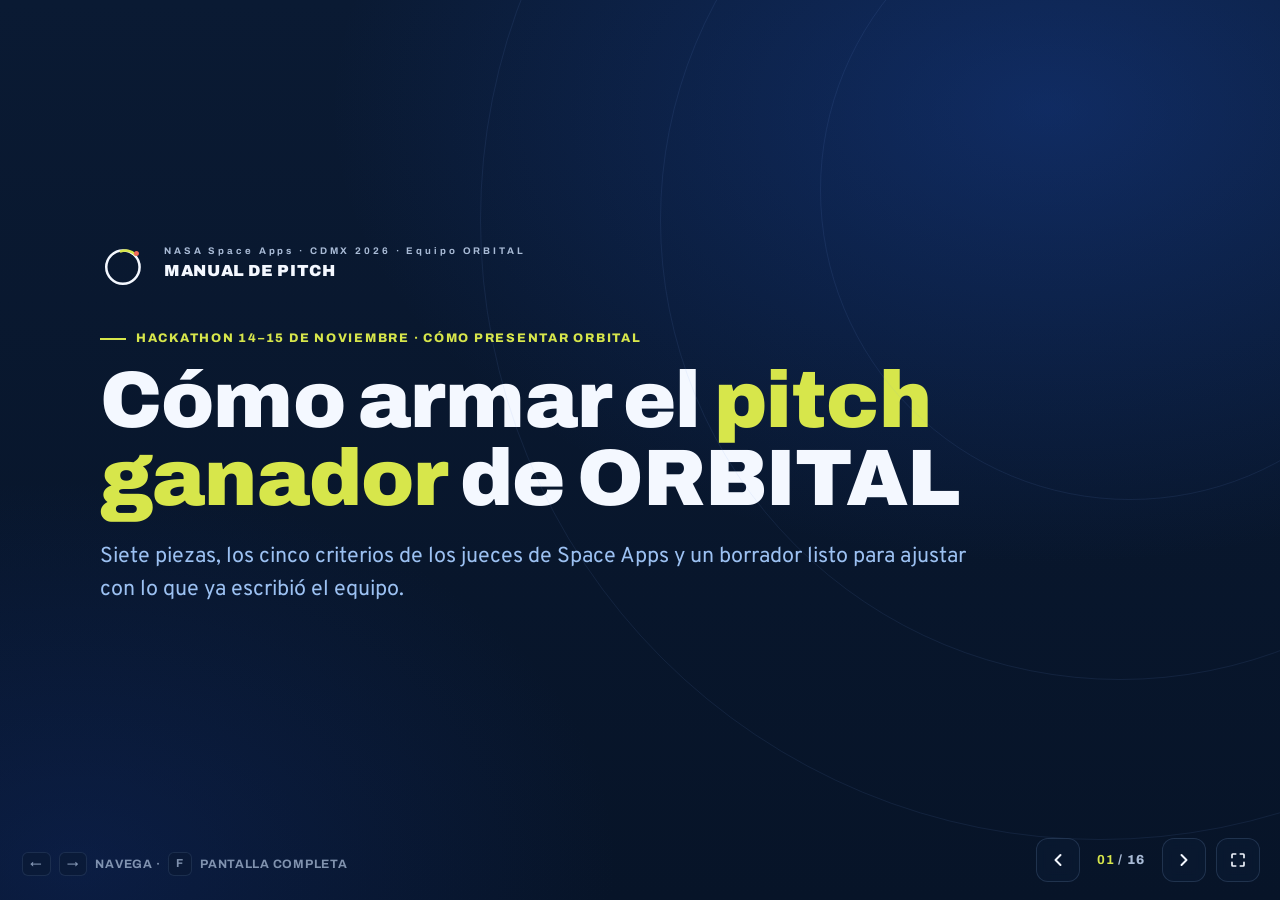
<file: manual-pitch.html>
<!DOCTYPE html>
<html lang="es">
<head>
<meta charset="UTF-8" />
<meta name="viewport" content="width=device-width, initial-scale=1.0" />
<title>ORBITAL · Manual de pitch ganador</title>
<link rel="icon" type="image/png" sizes="32x32" href="favicon-32.png">
<link rel="icon" type="image/png" sizes="192x192" href="favicon-192.png">
<link rel="shortcut icon" href="favicon.ico">
<link rel="apple-touch-icon" href="apple-touch-icon.png">
<meta name="description" content="Manual de pitch para NASA Space Apps CDMX 2026 adaptado a ORBITAL: las 7 piezas de un pitch ganador con borradores del proyecto, los 5 criterios de los jueces, el formato de entrega (video de 30 s o 7 diapositivas) y los checklists de ensayo y envío." />
<link rel="preconnect" href="https://fonts.googleapis.com" />
<link rel="preconnect" href="https://fonts.gstatic.com" crossorigin />
<link href="https://fonts.googleapis.com/css2?family=Archivo:wght@400;600;700;800;900&family=Overpass:wght@300;400;500;600;700&display=swap" rel="stylesheet" />
<style>
  :root{
    --navy-900:#071428;--navy-800:#0a1a33;--navy-700:#0d2244;--navy-600:#102a55;
    --royal:#1e52c8;--royal-bright:#2a66e6;--blue-soft:#4e8fe6;--blue-pale:#9cc1f2;
    --lime:#d7e64b;--white:#f4f8ff;--mute:#a9bbd6;--line:rgba(156,193,242,.16);
    --card:rgba(18,38,74,.6);--ok:#4ccb8f;--warn:#f2c14e;--crit:#ef6a5a;
  }
  *{box-sizing:border-box;margin:0;padding:0}
  html,body{height:100%}
  body{font-family:"Overpass",system-ui,sans-serif;background:var(--navy-900);color:var(--white);line-height:1.55;-webkit-font-smoothing:antialiased;overflow:hidden}
  h1,h2,h3,h4,.display{font-family:"Archivo",sans-serif;letter-spacing:-.01em}

  .deck{position:fixed;inset:0;background:
      radial-gradient(1200px 760px at 82% 12%, rgba(30,82,200,.32), transparent 60%),
      radial-gradient(900px 640px at 6% 96%, rgba(20,50,130,.3), transparent 60%),
      linear-gradient(180deg,var(--navy-800),var(--navy-900))}
  .slide{position:absolute;inset:0;display:flex;flex-direction:column;justify-content:center;
    padding:clamp(24px,4vh,52px) clamp(22px,6vw,96px) clamp(72px,10vh,96px);
    opacity:0;visibility:hidden;transform:scale(.985);
    transition:opacity .5s ease,transform .6s cubic-bezier(.2,.7,.2,1),visibility .5s;
    overflow-y:auto}
  .slide.active{opacity:1;visibility:visible;transform:none;z-index:2}
  .sin{width:100%;max-width:1080px;margin:auto}

  .rings{position:absolute;inset:0;overflow:hidden;pointer-events:none;z-index:0}
  .rings span{position:absolute;border-radius:50%;border:1px solid rgba(120,160,230,.10)}

  .r{opacity:0;transform:translateY(26px);
     transition:opacity .6s cubic-bezier(.2,.7,.2,1),transform .6s cubic-bezier(.2,.7,.2,1)}
  .slide.active .r{opacity:1;transform:none;transition-delay:var(--d,0s)}

  .eyebrow{font-family:"Archivo";font-weight:800;text-transform:uppercase;letter-spacing:.14em;font-size:clamp(.66rem,1.1vw,.78rem);color:var(--lime);display:inline-flex;align-items:center;gap:10px}
  .eyebrow::before{content:"";width:26px;height:2px;background:var(--lime);display:inline-block}
  h2.title{font-size:clamp(1.6rem,4vw,2.8rem);font-weight:900;line-height:1.03;margin:8px 0 12px}
  .sub{color:var(--mute);font-size:clamp(.98rem,1.6vw,1.15rem);max-width:74ch}
  .sub b{color:var(--white)}
  .hl{color:var(--lime)} em{color:var(--blue-soft);font-style:normal}
  .note{color:var(--mute);font-size:clamp(.8rem,1.25vw,.9rem);margin-top:14px}
  .note a,.sub a,.tip a,td a{color:var(--blue-pale);text-decoration:none;border-bottom:1px dotted rgba(156,193,242,.5)}
  .note a:hover,.sub a:hover,.tip a:hover,td a:hover{color:var(--white)}

  .brandmark{display:flex;align-items:center;gap:14px;margin-bottom:34px}
  .logo-ring{width:50px;height:50px;flex:0 0 auto}
  .brandmark small{display:block;font-size:.6rem;letter-spacing:.3em;color:var(--mute);font-weight:700;font-family:"Archivo"}
  .brandmark b{font-size:1rem;letter-spacing:.04em;font-family:"Archivo";font-weight:900;text-transform:uppercase}
  .hero h1{font-weight:900;font-size:clamp(2.4rem,7vw,5rem);line-height:.97;margin:14px 0 22px;max-width:18ch}
  .hero .lead{color:var(--blue-pale);font-size:clamp(1.05rem,2.1vw,1.35rem);max-width:62ch}

  .two{display:grid;grid-template-columns:1fr 1fr;gap:18px;margin-top:8px}
  .three{display:grid;grid-template-columns:repeat(3,1fr);gap:16px;margin-top:8px}
  .scard{background:var(--card);border:1px solid var(--line);border-radius:18px;padding:22px}
  .scard .tagk{font-size:.7rem;color:var(--lime);font-family:"Archivo";font-weight:800;letter-spacing:.08em;text-transform:uppercase;margin-bottom:8px}
  .scard h3{font-size:clamp(1rem,1.8vw,1.2rem);font-weight:800;margin-bottom:8px}
  .scard p{color:var(--mute);font-size:clamp(.88rem,1.35vw,.98rem)}
  .scard p b{color:var(--white)}

  .statement{background:linear-gradient(135deg,var(--navy-600),var(--navy-700));border:1px solid var(--line);border-left:5px solid var(--lime);border-radius:18px;padding:clamp(20px,3vw,32px)}
  .statement p{font-family:"Archivo";font-weight:600;font-size:clamp(1.05rem,2.3vw,1.5rem);line-height:1.32}
  .statement .by{margin-top:12px;color:var(--mute);font-size:.9rem}
  .statement .by b{color:var(--lime)}

  /* mapa */
  .ridge{display:grid;gap:8px;margin-top:14px}
  .ridgecard{display:grid;grid-template-columns:46px 1fr auto;gap:14px;align-items:center;background:var(--card);border:1px solid var(--line);border-radius:14px;padding:9px 16px}
  .ridgecard .L{font-family:"Archivo";font-weight:900;font-size:1.35rem;color:var(--lime);text-align:center;background:rgba(215,230,75,.1);border-radius:12px;padding:5px 0}
  .ridgecard .rt{font-weight:800;font-size:.98rem}
  .ridgecard .rd{color:var(--mute);font-size:.85rem;margin-top:1px}
  .crit{font-family:"Archivo";font-weight:800;font-size:.62rem;letter-spacing:.06em;text-transform:uppercase;color:var(--blue-soft);background:rgba(78,143,230,.14);border-radius:999px;padding:4px 10px;white-space:nowrap}

  /* regla + orbital */
  .haz{display:grid;grid-template-columns:.9fr 1.3fr;gap:22px;margin-top:10px;align-items:start}
  .col h4{font-size:.74rem;font-family:"Archivo";font-weight:800;letter-spacing:.08em;text-transform:uppercase;color:var(--blue-soft);margin-bottom:12px}
  .col ul{list-style:none;display:grid;gap:10px}
  .col li{color:var(--mute);font-size:clamp(.88rem,1.35vw,.98rem);padding-left:18px;position:relative;line-height:1.42}
  .col li::before{content:"";position:absolute;left:0;top:8px;width:7px;height:7px;border-radius:50%;background:var(--blue-soft)}
  .col li b{color:var(--white)}
  .orb{background:linear-gradient(135deg,rgba(30,82,200,.28),var(--navy-700));border:1px solid rgba(215,230,75,.38);border-radius:18px;padding:20px 22px}
  .orb h4{display:flex;align-items:center;gap:10px;font-family:"Archivo";font-weight:800;font-size:.74rem;letter-spacing:.08em;text-transform:uppercase;color:var(--lime);margin-bottom:12px}
  .orb h4 .draft{font-size:.6rem;color:var(--navy-900);background:var(--lime);border-radius:999px;padding:2px 8px;letter-spacing:.06em}
  .orb ul{list-style:none;display:grid;gap:10px}
  .orb li{color:var(--mute);font-size:clamp(.88rem,1.35vw,.98rem);line-height:1.42;padding-left:18px;position:relative}
  .orb li::before{content:"";position:absolute;left:0;top:8px;width:7px;height:7px;border-radius:50%;background:var(--lime)}
  .orb li b{color:var(--white)}
  .orb li i{color:var(--blue-pale)}
  .en{margin-top:12px;border-left:3px solid var(--blue-soft);background:rgba(7,20,40,.45);border-radius:0 10px 10px 0;padding:9px 14px;color:var(--blue-pale);font-size:.9rem;line-height:1.45}
  .en small{font-family:"Archivo";font-weight:800;font-size:.6rem;letter-spacing:.1em;color:var(--blue-soft);margin-right:8px}

  .tip{margin-top:16px;background:rgba(215,230,75,.08);border-left:3px solid var(--lime);border-radius:0 12px 12px 0;padding:12px 18px;font-size:clamp(.86rem,1.3vw,.96rem);color:var(--mute);line-height:1.5}
  .tip b{color:var(--lime)}

  .formula{display:flex;flex-wrap:wrap;align-items:stretch;gap:8px;margin:10px 0 4px}
  .fchip{flex:1 1 150px;background:var(--card);border:1px solid var(--line);border-top:3px solid var(--lime);border-radius:12px;padding:9px 12px;font-size:.84rem;color:var(--white);font-weight:600;line-height:1.3}
  .fplus{align-self:center;font-family:"Archivo";font-weight:900;color:var(--blue-soft);font-size:1.15rem}

  /* tablas */
  .matrix{overflow:auto;border:1px solid var(--line);border-radius:16px;margin-top:14px}
  table{border-collapse:collapse;width:100%;min-width:640px;font-size:clamp(.8rem,1.2vw,.9rem)}
  th,td{padding:9px 14px;text-align:left;border-bottom:1px solid var(--line);vertical-align:top}
  thead th{font-family:"Archivo";font-weight:800;font-size:.7rem;text-transform:uppercase;letter-spacing:.08em;color:var(--blue-soft);background:rgba(10,26,51,.92)}
  tbody tr:last-child td{border-bottom:none}
  td.dir{font-weight:700;color:var(--white);white-space:nowrap}
  td{color:var(--mute)} td b{color:var(--white)}
  td.ts{font-family:"Archivo";font-weight:800;color:var(--lime);white-space:nowrap}

  /* mini-diapositivas */
  .minis{display:grid;grid-template-columns:repeat(4,1fr);gap:12px;margin-top:12px}
  .mini{background:var(--card);border:1px solid var(--line);border-radius:14px;padding:14px 16px}
  .mini .n{font-family:"Archivo";font-weight:900;color:var(--lime);font-size:1.15rem}
  .mini b{display:block;font-size:.92rem;margin:2px 0 4px}
  .mini span{color:var(--mute);font-size:.82rem;line-height:1.4;display:block}
  .mini .pz{margin-top:6px;font-family:"Archivo";font-weight:800;font-size:.6rem;letter-spacing:.08em;text-transform:uppercase;color:var(--blue-soft)}

  /* checklists */
  .chklist{display:grid;gap:8px;margin-top:12px}
  .chk{display:flex;gap:14px;align-items:flex-start;background:var(--card);border:1px solid var(--line);border-radius:12px;padding:10px 16px;cursor:pointer;transition:.2s;color:var(--mute);font-size:clamp(.86rem,1.3vw,.96rem);line-height:1.4;position:relative}
  .chk:hover{border-color:var(--blue-soft)}
  .chk input{position:absolute;opacity:0;pointer-events:none}
  .chk .box{flex:0 0 22px;height:22px;border-radius:7px;border:2px solid var(--blue-soft);margin-top:1px;display:flex;align-items:center;justify-content:center;transition:.2s;color:transparent;font-weight:900;font-size:.82rem}
  .chk input:checked + .box{background:var(--lime);border-color:var(--lime);color:var(--navy-900)}
  .chk input:checked ~ .tx{color:var(--white)}
  .chk input:focus-visible + .box{outline:2px solid var(--white);outline-offset:2px}
  .chk .tx b{color:var(--white)}
  .chklist.cols{grid-template-columns:1fr 1fr}
  .chklist.cols .chk{padding:8px 14px}
  .chkcount{font-family:"Archivo";font-weight:800;font-size:.8rem;letter-spacing:.06em;color:var(--mute);margin-top:10px}
  .chkcount b{color:var(--lime)}
  .demolists{display:grid;grid-template-columns:1fr 1fr;gap:14px;margin-top:12px}
  .dl{background:var(--card);border:1px solid var(--line);border-radius:14px;padding:14px 18px}
  .dl h4{font-family:"Archivo";font-weight:800;font-size:.72rem;letter-spacing:.08em;text-transform:uppercase;margin-bottom:8px}
  .dl.show h4{color:var(--ok)} .dl.road h4{color:var(--warn)}
  .dl ul{list-style:none;display:grid;gap:5px}
  .dl li{font-size:.86rem;color:var(--white);line-height:1.35;padding-left:16px;position:relative}
  .dl li::before{content:"";position:absolute;left:0;top:7px;width:6px;height:6px;border-radius:50%;background:currentColor;opacity:.7}
  .dl.show li::before{color:var(--ok)} .dl.road li::before{color:var(--warn)}
  .dl li.empty{color:var(--mute);font-style:italic} .dl li.empty::before{display:none}

  .qgrid{display:grid;grid-template-columns:1fr 1fr;gap:10px;margin-top:12px}
  .q{background:var(--card);border:1px solid var(--line);border-radius:12px;padding:12px 16px;display:grid;grid-template-columns:34px 1fr;gap:12px;align-items:start}
  .q .n{font-family:"Archivo";font-weight:900;color:var(--lime);font-size:1.25rem;line-height:1.1}
  .q b{display:block;font-size:.9rem;color:var(--white);margin-bottom:2px}
  .q span{color:var(--mute);font-size:.86rem;line-height:1.4}

  .members{display:flex;flex-wrap:wrap;gap:8px;margin-top:10px}
  .members span{font-size:.84rem;background:rgba(7,20,40,.5);border:1px solid var(--line);border-radius:999px;padding:5px 12px;color:var(--white)}
  .members span.me{border-color:rgba(215,230,75,.5);color:var(--lime)}

  .btnrow{display:flex;flex-wrap:wrap;gap:12px;margin-top:18px}
  .btn{display:inline-block;text-decoration:none;font-family:"Archivo";font-weight:800;font-size:.84rem;color:var(--white);background:rgba(10,26,51,.7);border:1px solid var(--line);border-radius:12px;padding:10px 16px;transition:.2s}
  .btn:hover{border-color:var(--lime);color:var(--lime)}

  /* CHROME */
  .prog{position:fixed;top:0;left:0;height:3px;background:var(--lime);width:0;z-index:30;transition:width .4s ease;box-shadow:0 0 12px rgba(215,230,75,.5)}
  .hud{position:fixed;bottom:18px;right:20px;display:flex;align-items:center;gap:10px;z-index:30}
  .hud button{width:44px;height:44px;border-radius:12px;border:1px solid var(--line);background:rgba(10,26,51,.7);color:var(--white);cursor:pointer;display:flex;align-items:center;justify-content:center;transition:.2s;backdrop-filter:blur(6px)}
  .hud button:hover{border-color:var(--lime);color:var(--lime)}
  .hud button:disabled{opacity:.3;cursor:default;border-color:var(--line);color:var(--white)}
  .counter{font-family:"Archivo";font-weight:800;font-size:.82rem;color:var(--mute);letter-spacing:.08em;padding:0 6px;min-width:62px;text-align:center}
  .counter b{color:var(--lime)}
  .hint-key{position:fixed;bottom:24px;left:22px;z-index:30;color:var(--mute);font-size:.76rem;font-family:"Archivo";font-weight:700;letter-spacing:.06em;text-transform:uppercase;display:flex;align-items:center;gap:8px;opacity:.75}
  .hint-key kbd{background:rgba(10,26,51,.8);border:1px solid var(--line);border-radius:6px;padding:2px 7px;font-family:"Archivo";font-size:.72rem}
  .hint-key.gone{opacity:0;transition:opacity .6s;pointer-events:none}

  @media(max-width:900px){
    .two,.three,.haz,.qgrid,.demolists,.chklist.cols{grid-template-columns:1fr}
    .minis{grid-template-columns:1fr 1fr}
    .ridgecard{grid-template-columns:40px 1fr}
    .ridgecard .crit{display:none}
    .fplus{display:none}
    .hint-key{display:none}
    .slide{padding:62px 22px 90px}
  }
</style>
</head>
<body>

<div class="prog" id="prog"></div>
<div class="deck" id="deck">

  <!-- 1 · PORTADA -->
  <section class="slide hero active">
    <div class="rings">
      <span style="width:620px;height:620px;top:-120px;right:-160px"></span>
      <span style="width:920px;height:920px;top:-240px;right:-300px"></span>
      <span style="width:1240px;height:1240px;top:-400px;right:-440px"></span>
    </div>
    <div class="sin">
      <div class="brandmark r" style="--d:.05s">
        <span class="logo-ring"><svg viewBox="0 0 48 48" fill="none"><circle cx="22" cy="26" r="16" stroke="#f4f8ff" stroke-width="2.4"/><path d="M34 14 C 30 10, 24 9, 20 11" stroke="#d7e64b" stroke-width="2.4" stroke-linecap="round"/><circle cx="35" cy="13" r="2.4" fill="#ef6a5a"/></svg></span>
        <span><small>NASA Space Apps · CDMX 2026 · Equipo ORBITAL</small><b>Manual de pitch</b></span>
      </div>
      <div class="eyebrow r" style="--d:.15s">Hackathon 14–15 de noviembre · cómo presentar ORBITAL</div>
      <h1 class="r" style="--d:.25s">Cómo armar el <span class="hl">pitch ganador</span> de ORBITAL</h1>
      <p class="lead r" style="--d:.38s">Siete piezas, los cinco criterios de los jueces de Space Apps y un borrador listo para ajustar con lo que ya escribió el equipo.</p>
    </div>
  </section>

  <!-- 2 · LAS 7 PIEZAS -->
  <section class="slide">
    <div class="sin">
      <div class="eyebrow r" style="--d:.05s">El mapa</div>
      <h2 class="title r" style="--d:.12s">Las 7 piezas y el criterio que cada una gana</h2>
      <p class="sub r" style="--d:.2s">Van en este orden. A la derecha, el criterio oficial de Space Apps al que más ayuda cada pieza.</p>
      <div class="ridge">
        <div class="ridgecard r" style="--d:.28s"><div class="L">1</div><div><div class="rt">El gancho emocional y empático</div><div class="rd">Captar al jurado en los primeros 15 a 20 segundos.</div></div><span class="crit">Presentación · Influencia</span></div>
        <div class="ridgecard r" style="--d:.33s"><div class="L">2</div><div><div class="rt">La propuesta en una sola frase</div><div class="rd">Qué es ORBITAL y a quién ayuda, sin tecnicismos.</div></div><span class="crit">Relevancia · Presentación</span></div>
        <div class="ridgecard r" style="--d:.38s"><div class="L">3</div><div><div class="rt">Alcance e influencia</div><div class="rd">Qué cubre el MVP y hasta dónde puede llegar.</div></div><span class="crit">Influencia · Relevancia</span></div>
        <div class="ridgecard r" style="--d:.43s"><div class="L">4</div><div><div class="rt">Demostración (happy path)</div><div class="rd">La solución en acción, con honestidad sobre el roadmap.</div></div><span class="crit">Relevancia · Validez</span></div>
        <div class="ridgecard r" style="--d:.48s"><div class="L">5</div><div><div class="rt">Ventaja injusta y validación</div><div class="rd">Por qué es confiable, original y difícil de copiar.</div></div><span class="crit">Creatividad · Validez</span></div>
        <div class="ridgecard r" style="--d:.53s"><div class="L">6</div><div><div class="rt">El equipo</div><div class="rd">Que ustedes pueden ejecutar la visión.</div></div><span class="crit">Presentación</span></div>
        <div class="ridgecard r" style="--d:.58s"><div class="L">7</div><div><div class="rt">Frase de cierre memorable</div><div class="rd">Del problema a la solución, en una imagen.</div></div><span class="crit">Presentación</span></div>
      </div>
    </div>
  </section>

  <!-- 3 · CRITERIOS DE LOS JUECES -->
  <section class="slide">
    <div class="rings"><span style="width:1000px;height:1000px;top:-250px;right:-350px"></span></div>
    <div class="sin">
      <div class="eyebrow r" style="--d:.05s">Lo que miden los jueces</div>
      <h2 class="title r" style="--d:.12s">Los 5 criterios de Space Apps y cómo responde ORBITAL</h2>
      <p class="sub r" style="--d:.2s">Jueces de la NASA, agencias socias y la industria evalúan con estos cinco. La guía pide darle a <b>Presentación</b> la misma atención que a los otros cuatro.</p>
      <div class="matrix r" style="--d:.3s">
        <table>
          <thead><tr><th>Criterio</th><th>Qué mide</th><th>Dónde lo ganamos con ORBITAL</th></tr></thead>
          <tbody>
            <tr><td class="dir">Influencia</td><td>Alcance positivo: qué tan grande es el problema y a cuánta gente podría ayudar.</td><td>Misiones largas sin médico a bordo y con hasta 20 min de retraso. Pieza 1 y 3.</td></tr>
            <tr><td class="dir">Creatividad</td><td>Qué tan novedoso es el enfoque frente a una mejora incremental.</td><td>Línea base individual, salud mental como indicador de primera clase y triaje ¿cuerpo o mente?. Pieza 5.</td></tr>
            <tr><td class="dir">Validez</td><td>Si es sólido científicamente y puede funcionar en el mundo real.</td><td>Fuentes de la NASA, modelos interpretables primero, datos sintéticos declarados como tales, el asistente no diagnostica. Pieza 4 y 5.</td></tr>
            <tr><td class="dir">Relevancia</td><td>Qué tan bien responde al reto, qué tan completo y factible es, qué tan usable.</td><td>Autoevaluación, figura humana clicable, código de colores e instrucciones simples, justo lo que pide el reto. Pieza 2 y 4.</td></tr>
            <tr><td class="dir">Presentación</td><td>Qué tan bien comunican el reto, la solución y por qué importa.</td><td>Gancho, una frase, demo clara y cierre. Piezas 1, 2, 6 y 7.</td></tr>
          </tbody>
        </table>
      </div>
      <p class="note r" style="--d:.45s">Criterios de la <a href="https://www.spaceappschallenge.org/resources/judging-awards-guide" target="_blank" rel="noopener">guía de jueceo</a> que pude leer (ciclo 2024; el sitio los llama también “Impact”). La guía 2026 se publica el 13 de noviembre: confirmen que no cambió nada.</p>
    </div>
  </section>

  <!-- 4 · GANCHO -->
  <section class="slide">
    <div class="sin">
      <div class="eyebrow r" style="--d:.05s">Pieza 1 de 7 · 15 a 20 segundos</div>
      <h2 class="title r" style="--d:.12s">El gancho emocional y empático</h2>
      <p class="sub r" style="--d:.2s">Capta el <b>100% de la atención</b> con un dato de choque, una historia o una pregunta retórica, y conecta con una pérdida tangible <b>antes</b> de mencionar la solución.</p>
      <div class="haz">
        <div class="col r" style="--d:.3s">
          <h4>La regla</h4>
          <ul>
            <li><b>Dato de choque:</b> una contradicción o riesgo oculto, cuantificable.</li>
            <li><b>Historia:</b> los zapatos del cliente y su frustración.</li>
            <li><b>Pregunta retórica:</b> fuerza un “sí” o “no” mental.</li>
            <li>Pérdida tangible: dinero, tiempo o <b>seguridad</b>.</li>
          </ul>
        </div>
        <div class="orb r" style="--d:.4s">
          <h4>ORBITAL <span class="draft">Borrador</span></h4>
          <ul>
            <li><b>Historia:</b> <i>“Katya lleva meses rumbo a Marte. Le empieza a doler el pecho. Nadie a bordo es médico, y Houston tarda hasta 20 minutos en cada mensaje.”</i></li>
            <li><b>Dato de choque:</b> <i>“Hasta 40 minutos entre hacer la pregunta y oír la respuesta.”</i> (20 min de ida y 20 de vuelta)</li>
            <li><b>Pregunta:</b> <i>“¿Qué harías si te duele el pecho y la respuesta de Houston llega en 40 minutos?”</i></li>
          </ul>
          <div class="en"><small>EN</small>“Katya is months into her trip to Mars. Her chest starts to hurt. No one on board is a doctor, and Houston is up to 20 minutes away each way.”</div>
        </div>
      </div>
      <div class="tip r" style="--d:.52s"><b>La pérdida tangible de ORBITAL es la seguridad.</b> Elijan uno de los tres y úsenlo en los primeros segundos. El escenario del dolor de pecho viene del video del reto (Rodrigo Leonardi, Agencia Espacial Brasileña).</div>
    </div>
  </section>

  <!-- 5 · UNA FRASE -->
  <section class="slide">
    <div class="rings"><span style="width:900px;height:900px;top:-200px;left:-300px"></span></div>
    <div class="sin">
      <div class="eyebrow r" style="--d:.05s">Pieza 2 de 7</div>
      <h2 class="title r" style="--d:.12s">La propuesta en una sola frase</h2>
      <div class="formula r" style="--d:.2s">
        <div class="fchip">Nombre del proyecto</div><span class="fplus">+</span>
        <div class="fchip">Qué es / categoría</div><span class="fplus">+</span>
        <div class="fchip">Propuesta única de valor</div><span class="fplus">+</span>
        <div class="fchip">A quién ayuda / qué problema resuelve</div>
      </div>
      <div class="orb r" style="--d:.32s;margin-top:14px">
        <h4>ORBITAL <span class="draft">Borrador</span></h4>
        <div class="statement"><p>“Somos ORBITAL, un sistema de monitoreo de salud para misiones largas que <span class="hl">aprende la línea base de cada astronauta</span> y convierte sus desviaciones, de cuerpo y mente, en guía clara, para que pueda evaluar y actuar por sí mismo cuando Houston está a 20 minutos.”</p></div>
        <div class="en"><small>EN</small>“We are ORBITAL, a health monitoring system for long missions that learns each astronaut's own baseline and turns deviations, in body and mind, into clear guidance, so they can assess and act on their own health when Houston is 20 minutes away.”</div>
      </div>
      <div class="tip r" style="--d:.46s"><b>Pruébenla:</b> si no cabe en una respiración, recórtenla. La etiqueta oficial del proyecto, <i>“Inteligencia de salud para la exploración espacial: cuerpo y mente”</i>, sirve como tagline (el video pide título y tagline).</div>
    </div>
  </section>

  <!-- 6 · ALCANCE E INFLUENCIA -->
  <section class="slide">
    <div class="sin">
      <div class="eyebrow r" style="--d:.05s">Pieza 3 de 7</div>
      <h2 class="title r" style="--d:.12s">Alcance e influencia</h2>
      <p class="sub r" style="--d:.2s">La guía de pitch pide alcance inicial, ingresos, punto de equilibrio y ROI. En Space Apps no se vende nada: el equivalente es <b>Influencia</b>, es decir, a quién ayuda y hasta dónde llega.</p>
      <div class="haz">
        <div class="col r" style="--d:.3s">
          <h4>La regla</h4>
          <ul>
            <li><b>Alcance inicial claro</b> y ruta de expansión.</li>
            <li>Demuestra que no es un proyecto escolar.</li>
            <li>Si no hay negocio, muestra el <b>beneficio y a cuántos alcanza</b>.</li>
          </ul>
        </div>
        <div class="orb r" style="--d:.4s">
          <h4>ORBITAL <span class="draft">Con lo que ya está escrito</span></h4>
          <ul>
            <li><b>Hoy (MVP):</b> dos indicadores, frecuencia cardíaca en reposo y patrones de sueño, con ~14 días de datos sintéticos que incluyen escenarios de anomalía.</li>
            <li><b>Siguiente paso:</b> integrar dispositivos reales (Actiwatch, smartwatch) y los demás indicadores: densidad ósea, masa muscular, respuesta inmune e hidratación.</li>
            <li><b>Entornos:</b> un selector para nave, estación, rover o base planetaria.</li>
            <li><b>¿Y en la Tierra?</b> Decisión del equipo (ver última diapositiva). La Agencia Espacial Canadiense dice que lo aprendido en el espacio también sirve en tierra, pero ORBITAL solo puede afirmarlo si lo sostiene.</li>
          </ul>
        </div>
      </div>
    </div>
  </section>

  <!-- 7 · DEMO · HAPPY PATH -->
  <section class="slide">
    <div class="rings"><span style="width:1000px;height:1000px;top:-250px;right:-350px"></span></div>
    <div class="sin">
      <div class="eyebrow r" style="--d:.05s">Pieza 4 de 7 · 60 a 90 segundos</div>
      <h2 class="title r" style="--d:.12s">Demostración: el happy path de ORBITAL</h2>
      <p class="sub r" style="--d:.2s">Una sola historia, de principio a fin. El flujo ya está definido en la descripción del proyecto: <b>Before, During, Triaje y After</b>.</p>
      <div class="minis">
        <div class="mini r" style="--d:.28s"><div class="n">1</div><b>Before · línea base</b><span>El sistema ya aprendió cómo duerme y cómo late el corazón de Katya, y muestra lo que espera ver.</span></div>
        <div class="mini r" style="--d:.36s"><div class="n">2</div><b>During · alerta</b><span>Llega una medición que se sale de lo esperado y persiste. Alerta con indicador, esperado contra observado y desde cuándo.</span></div>
        <div class="mini r" style="--d:.44s"><div class="n">3</div><b>Triaje · ¿cuerpo o mente?</b><span>Cruza biométricos y contexto, sin descartar lo cardíaco, y orienta con pasos simples.</span></div>
        <div class="mini r" style="--d:.52s"><div class="n">4</div><b>After · seguimiento</b><span>Registra el evento, pregunta síntomas y contexto, y propone acciones.</span></div>
      </div>
      <div class="tip r" style="--d:.64s"><b>Háganlo visible:</b> figura humana clicable, color verde, amarillo o rojo y una gráfica con la línea base. Es lo que el reto pide para la interfaz. El asistente <b>no diagnostica: traduce y guía</b>. Dilo en voz alta.</div>
    </div>
  </section>

  <!-- 8 · DEMO · QUÉ MOSTRAMOS -->
  <section class="slide">
    <div class="sin">
      <div class="eyebrow r" style="--d:.05s">Pieza 4 · transparencia técnica</div>
      <h2 class="title r" style="--d:.12s">¿Qué ya funciona hoy y qué decimos que es roadmap?</h2>
      <p class="sub r" style="--d:.2s">Marquen lo que ya es <b>100% funcional</b>. Lo demás se dice con honestidad: desarma a los jueces en las preguntas.</p>
      <div class="chklist cols r" style="--d:.28s" id="demoitems">
        <label class="chk"><input type="checkbox" data-g="demo" data-c="1" data-t="Forecast de línea base (frecuencia cardíaca en reposo y sueño)"><span class="box">✓</span><span class="tx">Forecast de línea base (frecuencia cardíaca en reposo y sueño)</span></label>
        <label class="chk"><input type="checkbox" data-g="demo" data-c="2" data-t="Detección de desviaciones persistentes"><span class="box">✓</span><span class="tx">Detección de desviaciones persistentes</span></label>
        <label class="chk"><input type="checkbox" data-g="demo" data-c="3" data-t="Alerta contextualizada (esperado contra observado)"><span class="box">✓</span><span class="tx">Alerta contextualizada (esperado contra observado)</span></label>
        <label class="chk"><input type="checkbox" data-g="demo" data-c="4" data-t="Triaje ¿cuerpo o mente?"><span class="box">✓</span><span class="tx">Triaje ¿cuerpo o mente?</span></label>
        <label class="chk"><input type="checkbox" data-g="demo" data-c="5" data-t="Figura humana clicable con código de colores"><span class="box">✓</span><span class="tx">Figura humana clicable con código de colores</span></label>
        <label class="chk"><input type="checkbox" data-g="demo" data-c="6" data-t="Gráficas dinámicas (tendencia y línea base)"><span class="box">✓</span><span class="tx">Gráficas dinámicas (tendencia y línea base)</span></label>
        <label class="chk"><input type="checkbox" data-g="demo" data-c="7" data-t="Asistente (LLM + RAG) que explica sin diagnosticar"><span class="box">✓</span><span class="tx">Asistente (LLM + RAG) que explica sin diagnosticar</span></label>
        <label class="chk"><input type="checkbox" data-g="demo" data-c="8" data-t="Mini-juegos cognitivos"><span class="box">✓</span><span class="tx">Mini-juegos cognitivos</span></label>
        <label class="chk"><input type="checkbox" data-g="demo" data-c="9" data-t="Datos de dispositivos reales (Actiwatch, smartwatch)"><span class="box">✓</span><span class="tx">Datos de dispositivos reales (Actiwatch, smartwatch)</span></label>
      </div>
      <div class="demolists r" style="--d:.36s">
        <div class="dl show"><h4>Lo muestro en la demo</h4><ul id="demoShow"></ul></div>
        <div class="dl road"><h4>Lo digo como roadmap</h4><ul id="demoRoad"></ul></div>
      </div>
    </div>
  </section>

  <!-- 9 · VENTAJA INJUSTA -->
  <section class="slide">
    <div class="rings"><span style="width:900px;height:900px;top:-200px;left:-300px"></span></div>
    <div class="sin">
      <div class="eyebrow r" style="--d:.05s">Pieza 5 de 7</div>
      <h2 class="title r" style="--d:.12s">Ventaja injusta y validación tecnológica</h2>
      <p class="sub r" style="--d:.2s">Explica por qué es <b>confiable, difícil de replicar y robusta</b>: de dónde salen los datos y qué tecnología sostiene la solución.</p>
      <div class="two">
        <div class="orb r" style="--d:.3s">
          <h4>Por qué es difícil de copiar <span class="draft">Del proyecto</span></h4>
          <ul>
            <li><b>Línea base individual:</b> compara a cada astronauta contra sí mismo, no contra un promedio.</li>
            <li><b>Salud mental de primera clase:</b> estrés, ánimo, sueño y agudeza cognitiva al mismo nivel que la fisiológica.</li>
            <li><b>Triaje psicofisiológico:</b> discierne antes de alarmar.</li>
            <li><b>Asistente con límites:</b> LLM + RAG sobre protocolos documentados; traduce y guía, no diagnostica.</li>
          </ul>
        </div>
        <div class="orb r" style="--d:.4s">
          <h4>Datos y recursos que declaramos <span class="draft">Confirmen</span></h4>
          <ul>
            <li><b>Datos sintéticos:</b> dilo tal cual, ~14 días con patrones habituales y anomalías.</li>
            <li><b>NASA:</b> recursos del Human Research Program: peligros, riesgos y estudios en curso.</li>
            <li><b>Pruebas cognitivas:</b> parámetros de la batería Cognition de la NASA y Penn para los mini-juegos.</li>
            <li><b>Otras agencias:</b> recursos públicos, como la Agencia Espacial Canadiense.</li>
            <li><b>Modelos:</b> Rolling Mean/EWMA, Exponential Smoothing, ARIMA e Isolation Forest, comparados.</li>
          </ul>
        </div>
      </div>
      <div class="tip r" style="--d:.52s"><b>Requisito del formulario:</b> hay que describir los datos de la NASA que usaron (es obligatorio para el Global Award) y declarar el uso de IA, incluido el asistente LLM.</div>
    </div>
  </section>

  <!-- 10 · EQUIPO -->
  <section class="slide">
    <div class="sin">
      <div class="eyebrow r" style="--d:.05s">Pieza 6 de 7</div>
      <h2 class="title r" style="--d:.12s">El equipo: poder de ejecución</h2>
      <p class="sub r" style="--d:.2s">Que el jurado vea <b>tres capacidades</b>, no seis nombres: construir, investigar y traducir a producto. Asignen una persona a cada una.</p>
      <div class="three">
        <div class="scard r" style="--d:.3s"><div class="tagk">Perfil 1</div><h3>Desarrollo y arquitectura de IA</h3><p>Forecasting, detección de anomalías, backend y asistente. Quien <b>construye la tecnología y los modelos</b>.</p></div>
        <div class="scard r" style="--d:.4s"><div class="tagk">Perfil 2</div><h3>Investigación y datos</h3><p>Fuentes de la NASA, rigor metodológico y datos sintéticos. Quien <b>valida la problemática</b>.</p></div>
        <div class="scard r" style="--d:.5s"><div class="tagk">Perfil 3 · Speaker</div><h3>Producto, UX y estrategia</h3><p>Figura clicable, color de estado y la historia de Katya. Quien <b>traduce la tecnología en producto</b> y presenta.</p></div>
      </div>
      <div class="members r" style="--d:.58s">
        <span>Grace Rojas</span><span class="me">Irving Soriano · UX · Frontend · Design Thinking</span><span>Jonathan Sánchez</span><span>Rubén Silva</span><span>Rodrigo Roldán</span><span>Rodrigo Ramírez</span>
      </div>
      <div class="tip r" style="--d:.66s"><b>Pendiente:</b> definir quién es el speaker. Si hay integrantes menores de 18, la FAQ 2026 pide no usar sus fotos, video ni voz en la demo.</div>
    </div>
  </section>

  <!-- 11 · CIERRE -->
  <section class="slide">
    <div class="rings"><span style="width:1000px;height:1000px;top:-250px;right:-350px"></span></div>
    <div class="sin">
      <div class="eyebrow r" style="--d:.05s">Pieza 7 de 7</div>
      <h2 class="title r" style="--d:.12s">La frase de cierre memorable</h2>
      <p class="sub r" style="--d:.2s">Contrasta lo viejo con lo nuevo: <i>“Dejemos de [lo viejo]. Con [Proyecto], pasamos de [la incertidumbre] a [la certeza].”</i></p>
      <div class="orb r" style="--d:.3s;margin-top:12px">
        <h4>ORBITAL <span class="draft">Borrador</span></h4>
        <div class="statement"><p>“Dejemos de depender de Houston para cada pregunta. Con ORBITAL, pasamos de la <span class="hl">incertidumbre</span> a la <span class="hl">autonomía</span>: una astronauta que se conoce, cuerpo y mente, a millones de kilómetros de casa.”</p></div>
        <div class="en"><small>EN</small>“Let's stop waiting on Houston for every question. With ORBITAL, we go from uncertainty to autonomy: an astronaut who knows their own body and mind, millions of kilometers from home.”</div>
      </div>
      <div class="three" style="margin-top:14px">
        <div class="scard r" style="--d:.42s"><div class="tagk">Entrega 1</div><h3>Pausa de 2 segundos</h3><p>Silencio <b>antes</b> de la frase.</p></div>
        <div class="scard r" style="--d:.5s"><div class="tagk">Entrega 2</div><h3>Contacto visual</h3><p>Mira al jurado al decirla.</p></div>
        <div class="scard r" style="--d:.58s"><div class="tagk">Entrega 3</div><h3>Agradece con seguridad</h3><p>Cierra dando las gracias.</p></div>
      </div>
    </div>
  </section>

  <!-- 12 · FORMATO DE ENTREGA Y GUION DE 30 s -->
  <section class="slide">
    <div class="sin">
      <div class="eyebrow r" style="--d:.05s">Formato de entrega de Space Apps</div>
      <h2 class="title r" style="--d:.12s">Video de 30 segundos o 7 diapositivas</h2>
      <p class="sub r" style="--d:.2s">La demo oficial va en <b>inglés</b>, en un enlace público sin contraseña ni registro. Estos son los tiempos del video y un borrador para ORBITAL.</p>
      <div class="matrix r" style="--d:.3s">
        <table>
          <thead><tr><th>Tiempo</th><th>Lo que pide la guía</th><th>Borrador ORBITAL (inglés)</th></tr></thead>
          <tbody>
            <tr><td class="ts">0:00</td><td>Presentarse y decir el nombre del equipo.</td><td>“Hi, we're Tacos de Asada.”</td></tr>
            <tr><td class="ts">0:02</td><td>El reto y qué los inspiró.</td><td>“Challenge: health monitoring software for astronauts. On a Mars transit there is no doctor on board and Houston is 20 minutes away.”</td></tr>
            <tr><td class="ts">0:05</td><td>Título y tagline.</td><td>“ORBITAL: health intelligence for space exploration, body and mind.”</td></tr>
            <tr><td class="ts">0:10</td><td>La idea con imágenes o prototipo, la experiencia de uso y cómo los datos abiertos de la NASA lo hicieron posible.</td><td>“ORBITAL learns each astronaut's own baseline, flags deviations that persist, and explains in plain words what changed, body or mind, and what to do next. Built on NASA Human Research Program research.”</td></tr>
            <tr><td class="ts">0:20–0:30</td><td>El impacto futuro.</td><td>“Next: real wearable data and more indicators, so any crew far from Earth can look after itself.”</td></tr>
          </tbody>
        </table>
      </div>
      <p class="note r" style="--d:.45s">Tiempos y requisitos de la <a href="https://www.spaceappschallenge.org/resources/project-submission-guide/" target="_blank" rel="noopener">guía de entrega</a> que pude leer, que parece de la edición 2025 (decía “4 y 5 de octubre”). Verifiquen el formato 2026 en la pestaña Project de su equipo.</p>
    </div>
  </section>

  <!-- 13 · DECK DE 7 -->
  <section class="slide">
    <div class="rings"><span style="width:900px;height:900px;top:-200px;left:-300px"></span></div>
    <div class="sin">
      <div class="eyebrow r" style="--d:.05s">Si eligen diapositivas</div>
      <h2 class="title r" style="--d:.12s">Las 7 piezas caben en las 7 diapositivas</h2>
      <p class="sub r" style="--d:.2s">El máximo oficial es de 7 diapositivas, incluida la portada, con pocas palabras y letra legible. Cada una lleva una pieza. Debe haber una imagen del proyecto, la experiencia de uso y cómo los datos y la tecnología lo hicieron posible.</p>
      <div class="minis">
        <div class="mini r" style="--d:.26s"><div class="n">1</div><b>Portada</b><span>ORBITAL, tagline, equipo Tacos de Asada, nombres de integrantes y el reto.</span><div class="pz">Pieza 2 (frase) + 6</div></div>
        <div class="mini r" style="--d:.32s"><div class="n">2</div><b>Katya, sin Houston</b><span>La historia: dolor de pecho, 20 minutos de retraso, nadie es médico.</span><div class="pz">Pieza 1 · gancho</div></div>
        <div class="mini r" style="--d:.38s"><div class="n">3</div><b>Qué es ORBITAL</b><span>La frase de una sola oración y el diferenciador: cuerpo y mente.</span><div class="pz">Pieza 2</div></div>
        <div class="mini r" style="--d:.44s"><div class="n">4</div><b>Cómo se ve</b><span>Capturas: figura clicable, color de estado y alerta con línea base.</span><div class="pz">Pieza 4 · demo</div></div>
        <div class="mini r" style="--d:.5s"><div class="n">5</div><b>Datos y tecnología</b><span>Datos de la NASA usados, stack, modelos y declaración de IA.</span><div class="pz">Pieza 5</div></div>
        <div class="mini r" style="--d:.56s"><div class="n">6</div><b>Alcance e impacto</b><span>Qué funciona hoy, qué sigue y a quién ayuda.</span><div class="pz">Pieza 3</div></div>
        <div class="mini r" style="--d:.62s"><div class="n">7</div><b>Cierre</b><span>La frase de cierre y el agradecimiento.</span><div class="pz">Pieza 7</div></div>
      </div>
    </div>
  </section>

  <!-- 14 · CHECKLIST DE ENSAYO -->
  <section class="slide">
    <div class="sin">
      <div class="eyebrow r" style="--d:.05s">Antes de presentar</div>
      <h2 class="title r" style="--d:.12s">Checklist de ensayo</h2>
      <p class="sub r" style="--d:.2s">Ensayen con cronómetro y marquen cada punto cuando el equipo lo cumpla. Se guarda en este dispositivo.</p>
      <div class="chklist r" style="--d:.3s">
        <label class="chk"><input type="checkbox" data-g="ens" data-c="1"><span class="box">✓</span><span class="tx"><b>Gancho:</b> habla de la seguridad de Katya antes de mencionar ORBITAL y dura 15 a 20 segundos.</span></label>
        <label class="chk"><input type="checkbox" data-g="ens" data-c="2"><span class="box">✓</span><span class="tx"><b>Una frase:</b> nombre, qué es, valor único y a quién ayuda, sin tecnicismos.</span></label>
        <label class="chk"><input type="checkbox" data-g="ens" data-c="3"><span class="box">✓</span><span class="tx"><b>Alcance:</b> se entiende qué cubre el MVP, qué sigue y a quién ayuda.</span></label>
        <label class="chk"><input type="checkbox" data-g="ens" data-c="4"><span class="box">✓</span><span class="tx"><b>Demo:</b> el happy path cabe en 60 a 90 segundos y el roadmap se dice con honestidad.</span></label>
        <label class="chk"><input type="checkbox" data-g="ens" data-c="5"><span class="box">✓</span><span class="tx"><b>Ventaja injusta:</b> se explica de dónde salen los datos, que son sintéticos, y qué recursos de la NASA se usan.</span></label>
        <label class="chk"><input type="checkbox" data-g="ens" data-c="6"><span class="box">✓</span><span class="tx"><b>Equipo:</b> se ven las tres capacidades y se sabe quién es el speaker.</span></label>
        <label class="chk"><input type="checkbox" data-g="ens" data-c="7"><span class="box">✓</span><span class="tx"><b>Cierre:</b> contrasta incertidumbre con autonomía, con pausa de 2 segundos, contacto visual y agradecimiento.</span></label>
        <label class="chk"><input type="checkbox" data-g="ens" data-c="8"><span class="box">✓</span><span class="tx"><b>Criterios:</b> cada uno de los cinco (Influencia, Creatividad, Validez, Relevancia, Presentación) aparece en algún momento.</span></label>
      </div>
      <div class="chkcount r" style="--d:.4s"><b id="cnt-ens">0</b> de 8 puntos listos</div>
    </div>
  </section>

  <!-- 15 · CHECKLIST DE ENVÍO -->
  <section class="slide">
    <div class="rings"><span style="width:1000px;height:1000px;top:-250px;right:-350px"></span></div>
    <div class="sin">
      <div class="eyebrow r" style="--d:.05s">Cierra el domingo 15 de noviembre a las 11:59 p.m.</div>
      <h2 class="title r" style="--d:.12s">Checklist de envío en Space Apps</h2>
      <p class="sub r" style="--d:.2s">El envío se hace desde la pestaña Project del equipo y es <b>final</b>. Todo el contenido del formulario va en inglés.</p>
      <div class="chklist r" style="--d:.28s">
        <label class="chk"><input type="checkbox" data-g="env" data-c="1"><span class="box">✓</span><span class="tx"><b>Nombre y resumen:</b> Project Name y High-Level Project Summary.</span></label>
        <label class="chk"><input type="checkbox" data-g="env" data-c="2"><span class="box">✓</span><span class="tx"><b>Demo:</b> enlace público a un video de hasta 30 s con subtítulos en inglés, o a hasta 7 diapositivas. No se pueden subir a la plataforma.</span></label>
        <label class="chk"><input type="checkbox" data-g="env" data-c="3"><span class="box">✓</span><span class="tx"><b>Proyecto final:</b> enlace al prototipo o al repositorio.</span></label>
        <label class="chk"><input type="checkbox" data-g="env" data-c="4"><span class="box">✓</span><span class="tx"><b>Descripción detallada:</b> qué hace, cómo funciona, beneficios, qué esperan lograr y qué herramientas usaron.</span></label>
        <label class="chk"><input type="checkbox" data-g="env" data-c="5"><span class="box">✓</span><span class="tx"><b>Datos:</b> los datos de la NASA que usaron (obligatorio para el Global Award) y los de agencias socias u otros.</span></label>
        <label class="chk"><input type="checkbox" data-g="env" data-c="6"><span class="box">✓</span><span class="tx"><b>Uso de IA:</b> el asistente LLM y las herramientas de IA que usaron. Lo generado por IA lleva marca visible y nunca modifica logos de la NASA.</span></label>
        <label class="chk"><input type="checkbox" data-g="env" data-c="7"><span class="box">✓</span><span class="tx"><b>Equipo:</b> todos los integrantes confirmados en el mismo evento local.</span></label>
        <label class="chk"><input type="checkbox" data-g="env" data-c="8"><span class="box">✓</span><span class="tx"><b>Enlaces:</b> probados en una ventana privada, y luego “Submit for Judging”.</span></label>
      </div>
      <div class="chkcount r" style="--d:.38s"><b id="cnt-env">0</b> de 8 puntos listos</div>
    </div>
  </section>

  <!-- 16 · DECISIONES PENDIENTES -->
  <section class="slide">
    <div class="rings"><span style="width:900px;height:900px;top:-200px;left:-300px"></span></div>
    <div class="sin">
      <div class="eyebrow r" style="--d:.05s">Para decidir hoy</div>
      <h2 class="title r" style="--d:.12s">Seis decisiones del equipo</h2>
      <p class="sub r" style="--d:.2s">Los borradores de este manual salen del proyecto, pero estas cosas solo las puede decidir el equipo.</p>
      <div class="qgrid r" style="--d:.3s">
        <div class="q"><span class="n">1</span><div><b>¿Qué gancho usamos?</b><span>Historia de Katya, dato de 40 minutos o pregunta retórica.</span></div></div>
        <div class="q"><span class="n">2</span><div><b>¿Video de 30 s o 7 diapositivas?</b><span>Y quién lo arma y lo sube a un enlace público.</span></div></div>
        <div class="q"><span class="n">3</span><div><b>¿Quién es el speaker?</b><span>Y quién cubre desarrollo y quién investigación.</span></div></div>
        <div class="q"><span class="n">4</span><div><b>¿Qué ya funciona hoy?</b><span>Marcarlo en la diapositiva 8 antes de ensayar.</span></div></div>
        <div class="q"><span class="n">5</span><div><b>¿Qué datos de la NASA declaramos?</b><span>Es el campo que da elegibilidad al Global Award.</span></div></div>
        <div class="q"><span class="n">6</span><div><b>¿Afirmamos uso en la Tierra?</b><span>Solo si el equipo puede sostenerlo ante los jueces.</span></div></div>
      </div>
      <div class="btnrow r" style="--d:.5s"><a class="btn" href="index.html">← HCD Kit</a><a class="btn" href="proyecto.html">Descripción del proyecto</a><a class="btn" href="insights.html">📊 Insights</a></div>
      <p class="note r" style="--d:.58s">Basado en la “Guía para un Pitch Ganador de Hackathon” y en la descripción del proyecto. Criterios y formato: <a href="https://www.spaceappschallenge.org/resources/judging-awards-guide" target="_blank" rel="noopener">guía de jueceo</a>, <a href="https://www.spaceappschallenge.org/resources/project-submission-guide/" target="_blank" rel="noopener">guía de entrega</a> y <a href="https://www.spaceappschallenge.org/resources/participant-faqs/" target="_blank" rel="noopener">FAQ 2026</a>.</p>
    </div>
  </section>

</div>

<div class="hud">
  <button id="prev" aria-label="Anterior"><svg width="20" height="20" viewBox="0 0 24 24" fill="none"><path d="M15 6l-6 6 6 6" stroke="currentColor" stroke-width="2.4" stroke-linecap="round" stroke-linejoin="round"/></svg></button>
  <span class="counter"><b id="cur">01</b> / <span id="total">16</span></span>
  <button id="next" aria-label="Siguiente"><svg width="20" height="20" viewBox="0 0 24 24" fill="none"><path d="M9 6l6 6-6 6" stroke="currentColor" stroke-width="2.4" stroke-linecap="round" stroke-linejoin="round"/></svg></button>
  <button id="fs" aria-label="Pantalla completa"><svg width="18" height="18" viewBox="0 0 24 24" fill="none"><path d="M4 9V5a1 1 0 011-1h4M20 9V5a1 1 0 00-1-1h-4M4 15v4a1 1 0 001 1h4M20 15v4a1 1 0 01-1 1h-4" stroke="currentColor" stroke-width="2.2" stroke-linecap="round" stroke-linejoin="round"/></svg></button>
</div>
<div class="hint-key" id="keyhint"><kbd>←</kbd><kbd>→</kbd> navega · <kbd>F</kbd> pantalla completa</div>

<script>
  var slides = Array.prototype.slice.call(document.querySelectorAll('.slide'));
  var N = slides.length, i = 0;
  var prog = document.getElementById('prog'), cur = document.getElementById('cur');
  var prevB = document.getElementById('prev'), nextB = document.getElementById('next');
  document.getElementById('total').textContent = String(N).padStart(2,'0');
  function pad(n){return String(n+1).padStart(2,'0')}
  function go(n){
    n = Math.max(0, Math.min(N-1, n));
    if(n===i && slides[i].classList.contains('active')) return;
    slides[i].classList.remove('active');
    i = n;
    slides[i].classList.add('active');
    slides[i].scrollTop = 0;
    prog.style.width = ((i)/(N-1)*100)+'%';
    cur.textContent = pad(i);
    prevB.disabled = i===0; nextB.disabled = i===N-1;
  }
  function next(){go(i+1)} function prev(){go(i-1)}
  nextB.addEventListener('click', next);
  prevB.addEventListener('click', prev);
  var kh = document.getElementById('keyhint');
  document.addEventListener('keydown', function(e){
    if(e.target && /^(INPUT|TEXTAREA|SELECT)$/.test(e.target.tagName) && e.key===' ') return;
    if(e.key==='ArrowRight'||e.key==='PageDown'||(e.key===' '&&!e.shiftKey)){e.preventDefault();next();kh.classList.add('gone')}
    else if(e.key==='ArrowLeft'||e.key==='PageUp'||(e.key===' '&&e.shiftKey)){e.preventDefault();prev();kh.classList.add('gone')}
    else if(e.key==='Home'){go(0)} else if(e.key==='End'){go(N-1)}
    else if(e.key==='f'||e.key==='F'){toggleFs()}
  });
  var tx=0, ty=0;
  document.getElementById('deck').addEventListener('touchstart',function(e){tx=e.changedTouches[0].clientX;ty=e.changedTouches[0].clientY},{passive:true});
  document.getElementById('deck').addEventListener('touchend',function(e){
    var dx=e.changedTouches[0].clientX-tx, dy=e.changedTouches[0].clientY-ty;
    if(Math.abs(dx)>60 && Math.abs(dx)>Math.abs(dy)){ dx<0?next():prev(); kh.classList.add('gone'); }
  },{passive:true});
  function toggleFs(){
    if(!document.fullscreenElement){ (document.documentElement.requestFullscreen||function(){})(); }
    else { (document.exitFullscreen||function(){})(); }
  }
  document.getElementById('fs').addEventListener('click', toggleFs);

  /* checklists: se guardan solo en este dispositivo */
  (function(){
    var KEY='orbital_manual_pitch_v2', boxes=[].slice.call(document.querySelectorAll('input[data-g]'));
    var saved={}; try{ saved=JSON.parse(localStorage.getItem(KEY)||'{}')||{}; }catch(e){}
    function id(b){ return b.getAttribute('data-g')+':'+b.getAttribute('data-c'); }
    boxes.forEach(function(b){ b.checked=!!saved[id(b)]; });
    function render(){
      ['ens','env'].forEach(function(g){
        var el=document.getElementById('cnt-'+g); if(!el) return;
        el.textContent=boxes.filter(function(b){return b.getAttribute('data-g')===g&&b.checked}).length;
      });
      var show=document.getElementById('demoShow'), road=document.getElementById('demoRoad');
      if(show&&road){
        var d=boxes.filter(function(b){return b.getAttribute('data-g')==='demo'});
        function fill(ul,list,empty){ ul.innerHTML=''; if(!list.length){ var li=document.createElement('li'); li.className='empty'; li.textContent=empty; ul.appendChild(li); return; }
          list.forEach(function(b){ var li=document.createElement('li'); li.textContent=b.getAttribute('data-t'); ul.appendChild(li); }); }
        fill(show,d.filter(function(b){return b.checked}),'Marquen arriba lo que ya funciona.');
        fill(road,d.filter(function(b){return !b.checked}),'Todo funciona: nada que aclarar.');
      }
    }
    boxes.forEach(function(b){ b.addEventListener('change', function(){
      var m={}; boxes.forEach(function(x){ if(x.checked) m[id(x)]=1; });
      try{ localStorage.setItem(KEY, JSON.stringify(m)); }catch(e){}
      render(); b.blur();
    }); });
    render();
  })();
  go(0);
</script>
</body>
</html>
</file>
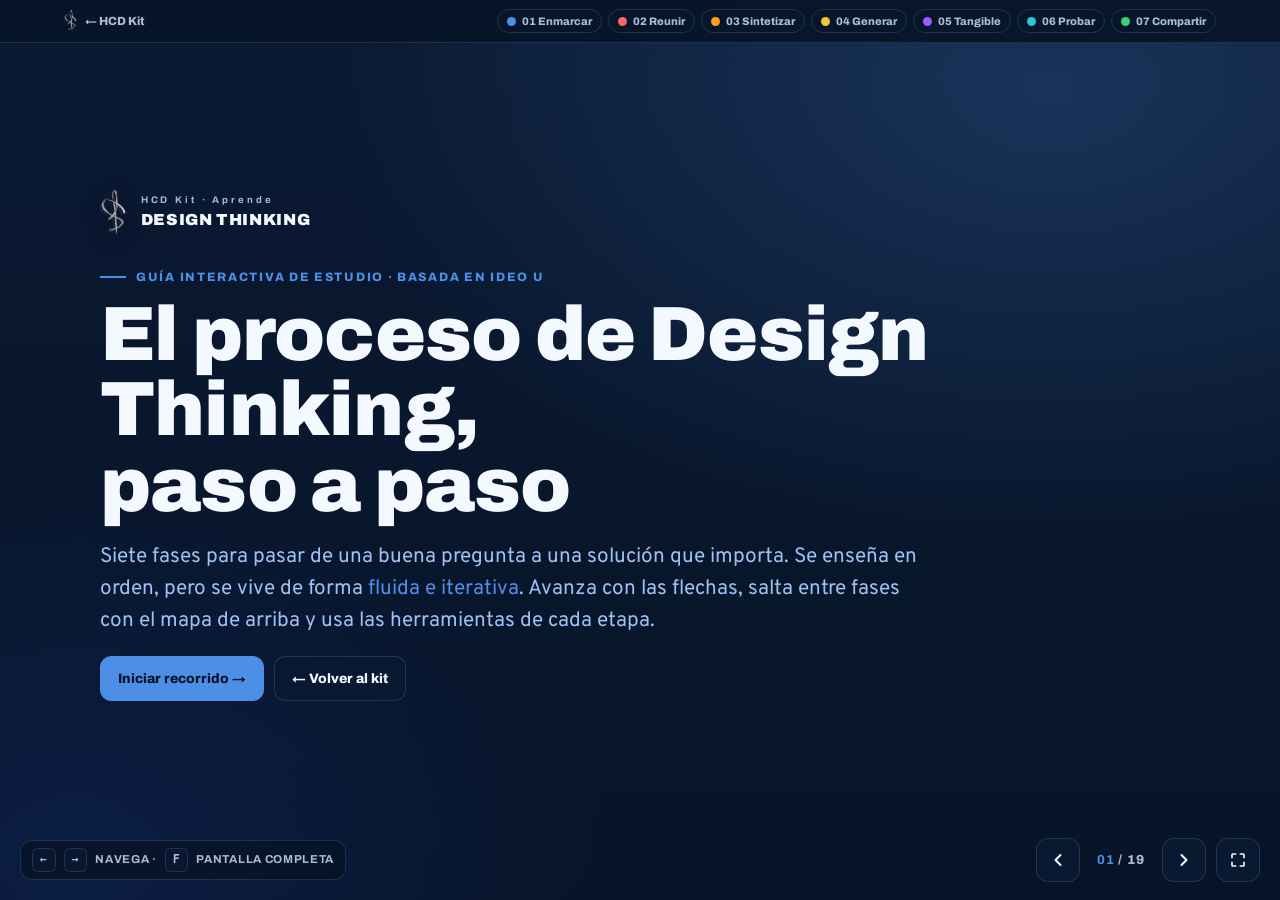
<file: proceso-dt.html>
<!DOCTYPE html>
<html lang="es">
<head>
<meta charset="UTF-8" />
<meta name="viewport" content="width=device-width, initial-scale=1.0" />
<title>HCD Kit · El proceso de Design Thinking</title>
<link rel="icon" type="image/png" sizes="32x32" href="favicon-32.png">
<link rel="icon" type="image/png" sizes="192x192" href="favicon-192.png">
<link rel="shortcut icon" href="favicon.ico">
<link rel="apple-touch-icon" href="apple-touch-icon.png">
<meta name="description" content="El proceso de Design Thinking paso a paso (IDEO U): enmarcar la pregunta, reunir inspiración, sintetizar, generar ideas, prototipar, probar y compartir la historia. Guía interactiva de estudio del HCD Kit." />
<link rel="preconnect" href="https://fonts.googleapis.com" />
<link rel="preconnect" href="https://fonts.gstatic.com" crossorigin />
<link href="https://fonts.googleapis.com/css2?family=Archivo:wght@400;600;700;800;900&family=Overpass:wght@300;400;500;600;700&display=swap" rel="stylesheet" />
<style>
  :root{
    --navy-900:#071428;--navy-800:#0a1a33;--navy-700:#0d2244;--navy-600:#102a55;
    --blue-soft:#4e8fe6;--blue-pale:#9cc1f2;--lime:#d7e64b;--white:#f4f8ff;--mute:#a9bbd6;
    --line:rgba(156,193,242,.16);--card:rgba(18,38,74,.6);--ok:#4ccb8f;--warn:#f2c14e;--crit:#ef6a5a;
    --ph:#4e8fe6; /* acento de la fase activa */
  }
  *{box-sizing:border-box;margin:0;padding:0}
  html,body{height:100%}
  body{font-family:"Overpass",system-ui,sans-serif;background:var(--navy-900);color:var(--white);line-height:1.55;-webkit-font-smoothing:antialiased;overflow:hidden}
  h1,h2,h3,h4{font-family:"Archivo",sans-serif;letter-spacing:-.01em}
  a{color:var(--blue-soft)}
  .deck{position:fixed;inset:0;transition:background .6s ease;
    background:radial-gradient(1200px 760px at 82% 10%, color-mix(in srgb, var(--ph) 22%, transparent), transparent 60%),
    radial-gradient(900px 640px at 6% 96%, rgba(20,50,130,.3), transparent 60%),
    linear-gradient(180deg,var(--navy-800),var(--navy-900))}
  .slide{position:absolute;inset:0;display:flex;flex-direction:column;justify-content:flex-start;
    padding:clamp(76px,11vh,104px) clamp(22px,6vw,96px) clamp(84px,12vh,108px);
    opacity:0;visibility:hidden;transform:scale(.985);transition:opacity .45s ease,transform .55s cubic-bezier(.2,.7,.2,1),visibility .45s;overflow-y:auto}
  .slide.active{opacity:1;visibility:visible;transform:none;z-index:2}
  .sin{width:100%;max-width:1080px;margin:auto}
  .r{opacity:0;transform:translateY(22px);transition:opacity .55s cubic-bezier(.2,.7,.2,1),transform .55s cubic-bezier(.2,.7,.2,1)}
  .slide.active .r{opacity:1;transform:none;transition-delay:var(--d,0s)}

  .eyebrow{font-family:"Archivo";font-weight:800;text-transform:uppercase;letter-spacing:.14em;font-size:clamp(.66rem,1.1vw,.76rem);color:var(--ph);display:inline-flex;align-items:center;gap:10px}
  .eyebrow::before{content:"";width:26px;height:2px;background:var(--ph);display:inline-block}
  h2.title{font-size:clamp(1.7rem,4.2vw,3rem);font-weight:900;line-height:1.03;margin:8px 0 12px}
  .lead{color:var(--blue-pale);font-size:clamp(1.02rem,2vw,1.3rem);max-width:64ch}
  .sub{color:var(--mute);font-size:clamp(.98rem,1.6vw,1.12rem);max-width:74ch}
  .sub b{color:var(--white)} .hl{color:var(--ph)} em{color:var(--blue-soft);font-style:normal}
  .phnum{font-family:"Archivo";font-weight:900;color:var(--ph);font-size:clamp(2.2rem,5vw,3.4rem);line-height:1}

  .brandmark{display:flex;align-items:center;gap:14px;margin-bottom:26px}
  .brandmark img{height:46px;width:auto;display:block;filter:drop-shadow(0 3px 10px rgba(0,0,0,.5))}
  .brandmark small{display:block;font-size:.6rem;letter-spacing:.3em;color:var(--mute);font-weight:700;font-family:"Archivo"}
  .brandmark b{font-size:1rem;letter-spacing:.04em;font-family:"Archivo";font-weight:900;text-transform:uppercase}
  .hero h1{font-weight:900;font-size:clamp(2.3rem,6.6vw,4.8rem);line-height:.98;margin:10px 0 18px}

  .btn{cursor:pointer;font-family:"Archivo";font-weight:800;font-size:.85rem;border-radius:11px;padding:11px 17px;border:1px solid var(--line);background:rgba(10,26,51,.6);color:var(--white);transition:.2s;display:inline-flex;align-items:center;gap:8px;text-decoration:none}
  .btn:hover{border-color:var(--ph);color:var(--ph)}
  .btn.prime{background:var(--ph);color:#071428;border-color:var(--ph)}
  .btn.prime:hover{color:#071428;filter:brightness(1.06)}
  .btnrow{display:flex;gap:10px;flex-wrap:wrap;margin-top:18px}

  .g2{display:grid;grid-template-columns:1fr 1fr;gap:16px;margin-top:16px}
  .g3{display:grid;grid-template-columns:repeat(3,1fr);gap:14px;margin-top:16px}
  .card{background:var(--card);border:1px solid var(--line);border-radius:16px;padding:clamp(16px,2.2vw,22px)}
  .card h4{font-size:clamp(1rem,1.6vw,1.15rem);font-weight:800;margin-bottom:6px}
  .card p{color:var(--mute);font-size:clamp(.9rem,1.4vw,1rem)} .card p b{color:var(--white)}
  .card .ic{font-size:1.5rem;margin-bottom:6px;display:block}

  .quote{background:linear-gradient(135deg,color-mix(in srgb,var(--ph) 22%,var(--navy-700)),var(--navy-700));border:1px solid var(--line);border-left:4px solid var(--ph);border-radius:16px;padding:clamp(20px,3vw,32px);font-family:"Archivo";font-weight:600;font-size:clamp(1.1rem,2.2vw,1.55rem);line-height:1.35;margin-top:14px}
  .tip{margin-top:16px;display:flex;gap:12px;align-items:flex-start;background:color-mix(in srgb,var(--ph) 10%,transparent);border:1px solid color-mix(in srgb,var(--ph) 35%,transparent);border-radius:0 14px 14px 0;border-left:3px solid var(--ph);padding:14px 18px}
  .tip .tk{font-family:"Archivo";font-weight:900;font-size:.64rem;letter-spacing:.1em;text-transform:uppercase;color:var(--ph);white-space:nowrap;flex:0 0 auto;padding-top:3px}
  .tip p{color:var(--mute);font-size:.96rem;margin:0}
  .casebadge{display:inline-flex;align-items:center;gap:8px;background:rgba(76,203,143,.14);border:1px solid rgba(76,203,143,.4);color:var(--ok);font-family:"Archivo";font-weight:800;font-size:.68rem;letter-spacing:.08em;text-transform:uppercase;padding:5px 12px;border-radius:999px;margin-bottom:10px}

  .mm{display:inline-flex;gap:0;border:1px solid var(--line);border-radius:999px;overflow:hidden;margin-top:14px}
  .mm span{font-family:"Archivo";font-weight:800;font-size:.74rem;padding:8px 16px;color:var(--mute)}
  .mm .mind{background:color-mix(in srgb,var(--ph) 20%,transparent);color:var(--ph)}
  .mm .meth{border-left:1px solid var(--line)}

  textarea,input[type=text]{width:100%;background:rgba(7,20,40,.55);border:1px solid var(--line);border-radius:12px;color:var(--white);font-family:"Overpass";font-size:1rem;padding:12px 14px;resize:vertical}
  textarea:focus,input[type=text]:focus{outline:none;border-color:var(--ph)}
  input[type=range]{width:100%;accent-color:var(--ph);height:28px}
  label.fld{display:block;font-family:"Archivo";font-weight:800;font-size:.72rem;letter-spacing:.06em;text-transform:uppercase;color:var(--blue-soft);margin:14px 0 6px}

  /* steppers / tabs genéricos */
  .pills{display:flex;gap:8px;flex-wrap:wrap;margin:14px 0}
  .pill{font-family:"Archivo";font-weight:800;font-size:.8rem;border:1px solid var(--line);background:transparent;color:var(--mute);border-radius:10px;padding:9px 14px;cursor:pointer;transition:.2s}
  .pill:hover{color:var(--white);border-color:var(--ph)} .pill.on{background:var(--ph);border-color:var(--ph);color:#071428}

  /* design squiggle */
  .sqwrap{margin-top:16px;background:var(--card);border:1px solid var(--line);border-radius:16px;padding:22px}
  .sqstage{position:relative;width:100%;height:220px}
  .sqstage svg{width:100%;height:100%}
  .sqlabel{text-align:center;font-family:"Archivo";font-weight:800;color:var(--ph);margin-top:6px;min-height:22px}
  .sqcap{display:flex;justify-content:space-between;font-size:.74rem;color:var(--mute);font-family:"Archivo";font-weight:700;margin-top:4px}

  /* divergir/convergir */
  .dcwrap{margin-top:16px;display:grid;grid-template-columns:1fr 1fr;gap:16px}
  .dccard{background:var(--card);border:1px solid var(--line);border-radius:16px;padding:20px}
  .dccard.on{border-color:var(--ph);box-shadow:0 0 0 2px color-mix(in srgb,var(--ph) 25%,transparent)}
  .dccard h4{display:flex;align-items:center;gap:10px}
  .dcsvg{height:120px;margin:10px 0}
  .dcsvg svg{height:100%;width:100%}

  /* brainstorm timer */
  .timer{display:flex;align-items:center;gap:14px;flex-wrap:wrap;background:var(--card);border:1px solid var(--line);border-radius:16px;padding:18px;margin-top:14px}
  .tclock{font-family:"Archivo";font-weight:900;font-size:2.4rem;color:var(--ph);min-width:130px;font-variant-numeric:tabular-nums}
  .tclock.warn{color:var(--warn)} .tclock.done{color:var(--crit)}
  .ideacount{font-family:"Archivo";font-weight:900;font-size:1.3rem;color:var(--white)}
  .idealist{display:flex;flex-direction:column;gap:6px;max-height:26vh;overflow:auto;margin-top:10px}
  .idea{background:rgba(7,20,40,.5);border:1px solid var(--line);border-radius:10px;padding:8px 12px;font-size:.92rem}

  /* venn */
  .vennwrap{display:grid;grid-template-columns:1fr 1fr;gap:20px;margin-top:16px;align-items:center}
  .vennstage{position:relative;min-height:320px;display:flex;align-items:center;justify-content:center}
  .vennstage svg{width:100%;max-width:360px;height:auto}
  .vcircle{cursor:pointer;transition:.25s;fill-opacity:.18;stroke-width:2}
  .vcircle:hover{fill-opacity:.32}
  .vcircle.on{fill-opacity:.42;stroke-width:3}
  .vennside{background:var(--card);border:1px solid var(--line);border-radius:16px;padding:22px;min-height:180px}
  .vennside .vk{font-family:"Archivo";font-weight:900;font-size:.72rem;letter-spacing:.08em;text-transform:uppercase;margin-bottom:8px}
  .vennside h4{font-size:1.2rem;margin-bottom:8px} .vennside p{color:var(--mute);font-size:.96rem;margin-bottom:10px}
  .vennside .vq{background:rgba(76,203,143,.1);border-left:3px solid var(--ok);border-radius:0 10px 10px 0;padding:10px 13px;font-size:.9rem;color:var(--blue-pale)}
  .vlens{display:flex;flex-wrap:wrap;gap:8px;justify-content:center;margin-top:12px}
  .vlens button{font-family:"Archivo";font-weight:800;font-size:.78rem;border:1px solid var(--lc);background:transparent;color:var(--lc);border-radius:999px;padding:7px 14px;cursor:pointer;transition:.2s;display:inline-flex;align-items:center;gap:7px}
  .vlens button::before{content:"";width:9px;height:9px;border-radius:50%;background:var(--lc)}
  .vlens button.on{background:var(--lc);color:#071428}

  /* guideposts */
  .guides{display:grid;grid-template-columns:repeat(7,1fr);gap:10px;margin-top:18px}
  .guide{background:var(--card);border:1px solid var(--line);border-radius:14px;padding:16px 10px;text-align:center;cursor:pointer;transition:.25s;border-top:4px solid var(--gc)}
  .guide .gi{width:34px;height:34px;margin:0 auto 8px;color:var(--gc)}
  .guide .gn{font-family:"Archivo";font-weight:900;font-size:.72rem;color:var(--gc)}
  .guide .gt{font-family:"Archivo";font-weight:800;font-size:.78rem;margin-top:4px;line-height:1.1}
  .guide .gp{font-size:.72rem;color:var(--mute);margin-top:6px;max-height:0;overflow:hidden;transition:max-height .3s;line-height:1.35}
  .guides.dim .guide{opacity:.25} .guides.dim .guide.on{opacity:1;transform:translateY(-4px)}
  .guide.on .gp{max-height:120px}
  @media(max-width:860px){.guides{grid-template-columns:repeat(2,1fr)}}

  /* transformer */
  .trwrap{margin-top:16px;background:var(--card);border:1px solid var(--line);border-radius:16px;padding:22px}
  .trstate{min-height:120px;display:flex;flex-direction:column;justify-content:center}
  .trk{font-family:"Archivo";font-weight:900;font-size:.72rem;letter-spacing:.08em;text-transform:uppercase;color:var(--ph);margin-bottom:8px}
  .trtxt{font-family:"Archivo";font-weight:600;font-size:clamp(1.05rem,2vw,1.4rem);line-height:1.35}
  .trsteps{display:flex;justify-content:space-between;font-size:.74rem;color:var(--mute);font-family:"Archivo";font-weight:700;margin-top:14px}

  /* chrome (reutilizado del kit) */
  .prog{position:fixed;top:0;left:0;height:3px;background:var(--ph);width:0;z-index:40;transition:width .4s ease,background .5s}
  .tbar{position:fixed;top:0;left:0;right:0;z-index:35;background:rgba(7,20,40,.9);backdrop-filter:blur(10px);border-bottom:1px solid var(--line)}
  .tin{padding:9px 14px;display:flex;align-items:center;gap:8px;max-width:1180px;margin:0 auto}
  .tin .home{display:inline-flex;align-items:center;gap:8px;text-decoration:none;color:var(--mute);font-family:"Archivo";font-weight:800;font-size:.74rem;flex:0 0 auto}
  .tin .home img{height:22px}
  .phasemap{display:flex;gap:6px;margin-left:auto;align-items:center}
  .pdot{width:auto;display:flex;align-items:center;gap:6px;background:transparent;border:1px solid var(--line);border-radius:999px;padding:5px 9px;cursor:pointer;transition:.2s}
  .pdot i{width:9px;height:9px;border-radius:50%;background:var(--pc);display:block}
  .pdot b{font-family:"Archivo";font-weight:800;font-size:.68rem;color:var(--mute)}
  .pdot.on{border-color:var(--pc)} .pdot.on b{color:var(--white)}
  .pdot:hover{border-color:var(--pc)}
  .pdot .pl{display:none}
  @media(max-width:900px){.pdot b{display:none}.pdot{padding:7px}}

  .hud{position:fixed;bottom:18px;right:20px;display:flex;align-items:center;gap:10px;z-index:30}
  .hud button{width:44px;height:44px;border-radius:12px;border:1px solid var(--line);background:rgba(10,26,51,.85);color:var(--white);cursor:pointer;display:flex;align-items:center;justify-content:center}
  .hud button:hover{border-color:var(--ph);color:var(--ph)} .hud button:disabled{opacity:.3;cursor:default}
  .counter{font-family:"Archivo";font-weight:800;font-size:.82rem;color:var(--mute);letter-spacing:.08em;padding:0 6px;min-width:62px;text-align:center}
  .counter b{color:var(--ph)}
  .hint-key{position:fixed;bottom:20px;left:20px;z-index:30;color:var(--mute);font-size:.72rem;font-family:"Archivo";font-weight:700;letter-spacing:.06em;text-transform:uppercase;display:flex;align-items:center;gap:8px;background:rgba(7,20,40,.9);border:1px solid var(--line);border-radius:12px;padding:7px 11px}
  .hint-key kbd{background:rgba(10,26,51,.8);border:1px solid var(--line);border-radius:6px;padding:2px 7px}
  .hint-key.gone{opacity:0;transition:opacity .6s;pointer-events:none}
  .toast{position:fixed;left:50%;bottom:80px;transform:translateX(-50%) translateY(20px);background:var(--ph);color:#071428;font-family:"Archivo";font-weight:800;font-size:.86rem;padding:11px 18px;border-radius:12px;opacity:0;transition:.3s;z-index:70;pointer-events:none}
  .toast.on{opacity:1;transform:translateX(-50%) translateY(0)}

  @media(max-width:860px){.g2,.g3,.dcwrap,.vennwrap{grid-template-columns:1fr}.hint-key{display:none}.slide{padding:70px 18px 92px}}
</style>
</head>
<body>
<div class="prog" id="prog"></div>
<nav class="tbar"><div class="tin">
  <a class="home" href="index.html"><img src="assets/img/logo.png" alt="HCD Kit">← HCD Kit</a>
  <div class="phasemap" id="phasemap"></div>
</div></nav>

<div class="deck" id="deck">

<!-- 1 PORTADA -->
<section class="slide active" id="s-portada" data-ph="0" style="--ph:#4e8fe6">
  <div class="sin hero">
    <div class="brandmark r"><img src="assets/img/logo.png" alt="Logo"><span><small>HCD Kit · Aprende</small><b>Design Thinking</b></span></div>
    <div class="eyebrow r" style="--d:.1s">Guía interactiva de estudio · basada en IDEO U</div>
    <h1 class="r" style="--d:.2s">El proceso de Design Thinking,<br>paso a paso</h1>
    <p class="lead r" style="--d:.3s">Siete fases para pasar de una buena pregunta a una solución que importa. Se enseña en orden, pero se vive de forma <em>fluida e iterativa</em>. Avanza con las flechas, salta entre fases con el mapa de arriba y usa las herramientas de cada etapa.</p>
    <div class="btnrow r" style="--d:.42s"><button class="btn prime" data-goto="s-crea">Iniciar recorrido →</button><a class="btn" href="index.html">← Volver al kit</a></div>
  </div>
</section>

<!-- 2 CREATIVIDAD + DEFINICIÓN -->
<section class="slide" id="s-crea" data-ph="0" style="--ph:#4e8fe6">
  <div class="sin">
    <div class="eyebrow r">La premisa</div>
    <h2 class="title r" style="--d:.08s">Todos somos creativos</h2>
    <div class="quote r" style="--d:.14s">“Quizá no te consideres creativo, pero la verdad es que <span class="hl">todos lo somos</span>. El Design Thinking es el proceso que desbloquea esa creatividad.”</div>
    <div class="g2">
      <div class="card r" style="--d:.2s"><h4>Qué es</h4><p>Un enfoque de resolución de problemas <b>centrado en el ser humano</b>: parte de entender las necesidades reales de las personas y culmina en soluciones innovadoras y significativas.</p></div>
      <div class="card r" style="--d:.26s"><h4>De dónde parte</h4><p>No de la tecnología ni de la idea favorita, sino de la <b>empatía</b>: ver, escuchar y entender a quien vive el problema.</p></div>
    </div>
    <div class="btnrow r" style="--d:.32s"><button class="btn prime" data-goto="s-squiggle">Siguiente →</button></div>
  </div>
</section>

<!-- 3 DESIGN SQUIGGLE -->
<section class="slide" id="s-squiggle" data-ph="0" style="--ph:#4e8fe6">
  <div class="sin">
    <div class="eyebrow r">El proceso real</div>
    <h2 class="title r" style="--d:.08s">El <em>Design Squiggle</em></h2>
    <p class="sub r" style="--d:.12s">Mueve el control: al principio el proceso es un <b>garabato caótico</b> de incertidumbre; con el tiempo se aclara hasta volverse una línea. Se enseña lineal, pero en la práctica es <b>fluido e iterativo</b> — retrocedes, repites y refinas.</p>
    <div class="sqwrap r" style="--d:.16s">
      <div class="sqstage">
        <svg viewBox="0 0 600 200" preserveAspectRatio="none" aria-label="Design squiggle">
          <path id="sqPath" fill="none" stroke="#4e8fe6" stroke-width="2.4" stroke-linecap="round"/>
          <circle id="sqDot" r="7" fill="#d7e64b"/>
        </svg>
      </div>
      <div class="sqlabel" id="sqLabel">Enmarcar</div>
      <input type="range" id="sqRange" min="0" max="100" value="12">
      <div class="sqcap"><span>Incertidumbre · caos</span><span>Claridad · solución</span></div>
    </div>
    <div class="btnrow r" style="--d:.24s"><button class="btn prime" data-goto="s-guides">Ver las 7 fases →</button></div>
  </div>
</section>

<!-- 4 GUIDEPOSTS -->
<section class="slide" id="s-guides" data-ph="0" style="--ph:#4e8fe6">
  <div class="sin">
    <div class="eyebrow r">El mapa</div>
    <h2 class="title r" style="--d:.08s">Los 7 postes indicadores</h2>
    <p class="sub r" style="--d:.12s">No son pasos rígidos sino <em>guideposts</em>: señales para orientarte. Toca una para ver su propósito.</p>
    <div class="guides r" id="guides" style="--d:.16s"></div>
    <div class="btnrow r" style="--d:.24s"><button class="btn prime" data-goto="s-f1a">Empezar: Fase 1 →</button></div>
  </div>
</section>

<!-- 5 FASE 1a -->
<section class="slide" id="s-f1a" data-ph="1" style="--ph:#4e8fe6">
  <div class="sin">
    <span class="phnum r">01</span>
    <div class="eyebrow r" style="--d:.05s">Enmarcar una pregunta · <em>Frame a Question</em></div>
    <h2 class="title r" style="--d:.1s">El poder de una gran pregunta</h2>
    <p class="sub r" style="--d:.14s">Antes de saltar a soluciones, define el <b>reto correcto</b>. Una buena pregunta abre territorio; una mala lo cierra.</p>
    <div class="casebadge r" style="--d:.18s">🎞️ Caso real · Polaroid</div>
    <div class="card r" style="--d:.2s"><p>La cámara instantánea nació de la pregunta de una niña de 4 años: <b style="color:var(--white)">“¿Por qué tenemos que esperar para ver la foto?”</b> Una pregunta ingenua reescribió toda una industria.</p></div>
    <label class="fld r" style="--d:.26s">Progresión de la curiosidad</label>
    <div class="pills r" style="--d:.28s" id="curios">
      <button class="pill on" data-c="0">1 · ¿Por qué…?</button>
      <button class="pill" data-c="1">2 · ¿Qué pasaría si…?</button>
      <button class="pill" data-c="2">3 · ¿Cómo podríamos…?</button>
    </div>
    <div class="card r" style="--d:.3s" id="curiosBox"><p>—</p></div>
    <div class="btnrow r" style="--d:.36s"><button class="btn prime" data-goto="s-f1b">Construir una “¿Cómo podríamos…?” →</button></div>
  </div>
</section>

<!-- 6 FASE 1b · HMW -->
<section class="slide" id="s-f1b" data-ph="1" style="--ph:#4e8fe6">
  <div class="sin">
    <div class="eyebrow r">Enmarcar · herramienta</div>
    <h2 class="title r" style="--d:.08s">Anatomía de “¿Cómo podríamos…?”</h2>
    <div class="g3">
      <div class="card r" style="--d:.14s"><span class="ic">🙌</span><h4>Cómo <em>(How)</em></h4><p>Asume que <b>sí existe</b> una solución. Invita a buscarla.</p></div>
      <div class="card r" style="--d:.2s"><span class="ic">🕊️</span><h4>Podríamos <em>(Might)</em></h4><p>Libera del juicio. No decimos “deberíamos” <em>(should)</em>: eso presiona y cierra opciones.</p></div>
      <div class="card r" style="--d:.26s"><span class="ic">🤝</span><h4>Nosotros <em>(We)</em></h4><p>Es esfuerzo <b>colaborativo</b>, no en solitario.</p></div>
    </div>
    <div class="tip r" style="--d:.3s"><span class="tk">Ejemplo · hospital</span><p>“¿Cómo podríamos asegurar que los pacientes se sientan <b style="color:var(--white)">apoyados e informados</b> en cada paso de su atención?”</p></div>
    <label class="fld r" style="--d:.34s">Tu turno · redacta tu “¿Cómo podríamos…?”</label>
    <textarea class="r" id="hmwInput" style="--d:.36s" placeholder="¿Cómo podríamos…?"></textarea>
    <div id="hmwWarn" style="display:none;margin-top:8px;color:var(--warn);font-size:.9rem;font-family:'Archivo';font-weight:700">💡 Cuidado con “deberíamos / debería”: suena a obligación y cierra la creatividad. Prueba “podríamos”.</div>
    <div class="tip r" style="--d:.4s"><span class="tk">Consejo</span><p>Suficientemente <b style="color:var(--white)">amplia</b> para la creatividad, suficientemente <b style="color:var(--white)">enfocada</b> para inspirar soluciones reales.</p></div>
    <div class="btnrow r" style="--d:.44s"><button class="btn prime" data-goto="s-f2a">Fase 2: Reunir inspiración →</button></div>
  </div>
</section>

<!-- 7 FASE 2a -->
<section class="slide" id="s-f2a" data-ph="2" style="--ph:#f86666">
  <div class="sin">
    <span class="phnum r">02</span>
    <div class="eyebrow r" style="--d:.05s">Reunir inspiración · <em>Gather Inspiration</em></div>
    <h2 class="title r" style="--d:.1s">La empatía, corazón del diseño</h2>
    <p class="sub r" style="--d:.14s">La capacidad de entender lo que otros <b>ven, sienten, piensan y experimentan</b> —intelectual y emocionalmente—, dejando atrás tus suposiciones. Diseñas <b>para y con</b> las personas.</p>
    <div class="g3">
      <div class="card r" style="--d:.18s"><span class="ic">👁️</span><h4>Observar</h4><p>Mira comportamientos reales, no solo lo que dicen.</p></div>
      <div class="card r" style="--d:.22s"><span class="ic">👂</span><h4>Escuchar</h4><p>Pregunta, deja hablar, busca el porqué detrás.</p></div>
      <div class="card r" style="--d:.26s"><span class="ic">🚪</span><h4>Entrar en su mundo</h4><p>Vive el contexto; ponte en sus zapatos.</p></div>
    </div>
    <label class="fld r" style="--d:.3s">5 métodos para reunir inspiración</label>
    <div class="pills r" style="--d:.32s">
      <span class="pill">Entrevistas</span><span class="pill">Observaciones</span><span class="pill">Encuestas</span><span class="pill">Empatía inmersiva</span><span class="pill">Industrias análogas</span>
    </div>
    <div class="btnrow r" style="--d:.38s"><button class="btn prime" data-goto="s-f2b">Caso hospital →</button></div>
  </div>
</section>

<!-- 8 FASE 2b -->
<section class="slide" id="s-f2b" data-ph="2" style="--ph:#f86666">
  <div class="sin">
    <div class="eyebrow r">Reunir · en acción</div>
    <h2 class="title r" style="--d:.08s">Hospital + parques temáticos</h2>
    <div class="g2">
      <div class="card r" style="--d:.14s"><span class="ic">🏥</span><h4>Observar el recorrido</h4><p>Seguir el viaje emocional de pacientes <b>y sus familias</b> en salas de espera, pasillos y habitaciones.</p></div>
      <div class="card r" style="--d:.2s"><span class="ic">🎢</span><h4>Industria análoga</h4><p>Estudiar cómo los <b>parques temáticos</b> guían a multitudes por espacios grandes haciéndolas sentir cómodas y orientadas.</p></div>
    </div>
    <div class="tip r" style="--d:.28s"><span class="tk">Consejo</span><p>“Las personas no siempre dicen lo que piensan ni hacen lo que dicen. Mira más allá de las palabras: observa <b style="color:var(--white)">comportamientos, emociones y patrones</b>.”</p></div>
    <div class="btnrow r" style="--d:.34s"><button class="btn prime" data-goto="s-f3a">Fase 3: Sintetizar →</button></div>
  </div>
</section>

<!-- 9 FASE 3a -->
<section class="slide" id="s-f3a" data-ph="3" style="--ph:#ff9f1a">
  <div class="sin">
    <span class="phnum r">03</span>
    <div class="eyebrow r" style="--d:.05s">Sintetizar para la acción · <em>Synthesize</em></div>
    <h2 class="title r" style="--d:.1s">Armar el rompecabezas</h2>
    <p class="sub r" style="--d:.14s">Conectar historias, observaciones y datos para detectar <b>temas sorprendentes</b> y retos recurrentes. De aquí salen los <em>insights</em>.</p>
    <div class="quote r" style="--d:.18s">Un <span class="hl">insight</span> no es un dato ni una observación: es un momento <b style="color:var(--white)">“¡ajá!”</b> que cambia tu perspectiva y revela una necesidad no cubierta.</div>
    <label class="fld r" style="--d:.24s">Los 3 atributos de un buen insight</label>
    <div class="pills r" style="--d:.26s" id="insAttr">
      <button class="pill on" data-a="0">Informar</button><button class="pill" data-a="1">Inspirar</button><button class="pill" data-a="2">Ser memorable</button>
    </div>
    <div class="card r" style="--d:.3s" id="insBox"><p>—</p></div>
    <div class="btnrow r" style="--d:.36s"><button class="btn prime" data-goto="s-f3b">Transformar un dato en insight →</button></div>
  </div>
</section>

<!-- 10 FASE 3b · TRANSFORMER -->
<section class="slide" id="s-f3b" data-ph="3" style="--ph:#ff9f1a">
  <div class="sin">
    <div class="eyebrow r">Sintetizar · herramienta</div>
    <h2 class="title r" style="--d:.08s">De dato → insight → <em>HMW</em></h2>
    <p class="sub r" style="--d:.12s">Mueve el control sobre el caso de la <b>gestión de medicación</b> y mira cómo una observación plana se convierte en un insight poderoso y luego en una pregunta accionable.</p>
    <div class="trwrap r" style="--d:.16s">
      <div class="trstate"><div class="trk" id="trK">Estado 1 · Observación</div><div class="trtxt" id="trT">—</div></div>
      <input type="range" id="trRange" min="0" max="2" value="0" step="1" style="margin-top:14px">
      <div class="trsteps"><span>Observación</span><span>Insight</span><span>¿Cómo podríamos…?</span></div>
    </div>
    <div class="btnrow r" style="--d:.24s"><button class="btn prime" data-goto="s-f4a">Fase 4: Generar ideas →</button></div>
  </div>
</section>

<!-- 11 FASE 4a · DIVERGIR/CONVERGIR -->
<section class="slide" id="s-f4a" data-ph="4" style="--ph:#f2c531">
  <div class="sin">
    <span class="phnum r">04</span>
    <div class="eyebrow r" style="--d:.05s">Generar ideas · <em>Generate Ideas</em></div>
    <h2 class="title r" style="--d:.1s">Divergir, luego convergir</h2>
    <div class="dcwrap">
      <div class="dccard on r" style="--d:.16s" id="dcDiv">
        <h4>◄► Divergir</h4>
        <div class="dcsvg"><svg viewBox="0 0 200 110" id="svgDiv"></svg></div>
        <p class="card">Ir a lo ancho, suspender el juicio, abrazar ideas descabelladas. <b style="color:var(--white)">Cantidad sobre calidad</b>: “la mejor forma de tener una buena idea es tener muchas”.</p>
      </div>
      <div class="dccard r" style="--d:.22s" id="dcConv">
        <h4>►◄ Convergir</h4>
        <div class="dcsvg"><svg viewBox="0 0 200 110" id="svgConv"></svg></div>
        <p class="card">Evaluar y elegir los conceptos más <b style="color:var(--white)">emocionantes, resonantes o incluso arriesgados</b>.</p>
      </div>
    </div>
    <div class="quote r" style="--d:.28s">“No podemos llegar a lugares nuevos haciendo solo lo que funcionó en el pasado.”</div>
    <div class="btnrow r" style="--d:.34s"><button class="btn prime" data-goto="s-f4b">Las 7 reglas + reto de 5 min →</button></div>
  </div>
</section>

<!-- 12 FASE 4b · BRAINSTORM -->
<section class="slide" id="s-f4b" data-ph="4" style="--ph:#f2c531">
  <div class="sin">
    <div class="eyebrow r">Generar · herramienta</div>
    <h2 class="title r" style="--d:.08s">Las 7 reglas del <em>brainstorming</em></h2>
    <div class="g2 r" style="--d:.12s">
      <ol style="list-style:none;display:grid;gap:7px">
        <li class="card" style="padding:10px 14px">1 · Postergar el juicio</li>
        <li class="card" style="padding:10px 14px">2 · Fomentar ideas descabelladas</li>
        <li class="card" style="padding:10px 14px">3 · Construir sobre ideas de otros (<em>“Sí, y…”</em> en vez de <em>“Pero…”</em>)</li>
        <li class="card" style="padding:10px 14px">4 · Mantenerse en el tema</li>
      </ol>
      <ol style="list-style:none;display:grid;gap:7px">
        <li class="card" style="padding:10px 14px">5 · Una conversación a la vez</li>
        <li class="card" style="padding:10px 14px">6 · Buscar cantidad (meta ambiciosa y supérala)</li>
        <li class="card" style="padding:10px 14px">7 · Ser visual (bocetar activa otras áreas del cerebro)</li>
      </ol>
    </div>
    <label class="fld r" style="--d:.2s">Reto de 5 minutos · lanza tantas ideas como puedas</label>
    <div class="timer r" style="--d:.22s">
      <div class="tclock" id="tClock">5:00</div>
      <button class="btn prime" id="tStart">Iniciar</button>
      <button class="btn" id="tReset">Reiniciar</button>
      <div style="margin-left:auto;text-align:right"><div class="ideacount" id="tCount">0</div><div style="font-size:.7rem;color:var(--mute)">ideas</div></div>
    </div>
    <div style="display:flex;gap:8px;margin-top:10px"><input type="text" id="ideaIn" placeholder="Escribe una idea y Enter…"><button class="btn prime" id="ideaAdd">+</button></div>
    <div class="idealist" id="ideaList"></div>
    <div class="btnrow r" style="--d:.3s"><button class="btn prime" data-goto="s-f5a">Fase 5: Hacer tangible →</button></div>
  </div>
</section>

<!-- 13 FASE 5a -->
<section class="slide" id="s-f5a" data-ph="5" style="--ph:#9a5bff">
  <div class="sin">
    <span class="phnum r">05</span>
    <div class="eyebrow r" style="--d:.05s">Hacer tangibles las ideas · <em>Make Tangible</em></div>
    <h2 class="title r" style="--d:.1s">Mentalidad de prototipado</h2>
    <p class="sub r" style="--d:.14s">La primera versión no es la final. Prototipar no trata de perfección, sino de <b>aprender rápido</b>. Empieza preguntando: <em>¿qué quieres aprender?</em> → arranca por tus mayores dudas, supuestos y riesgos.</p>
    <label class="fld r" style="--d:.2s">Tipos de prototipo</label>
    <div class="pills r" style="--d:.22s">
      <span class="pill">Boceto</span><span class="pill">Storyboard</span><span class="pill">Maqueta de cartón</span><span class="pill">Mockup</span><span class="pill">Juego de rol</span>
    </div>
    <div class="btnrow r" style="--d:.3s"><button class="btn prime" data-goto="s-f5b">El quiosco simulado →</button></div>
  </div>
</section>

<!-- 14 FASE 5b -->
<section class="slide" id="s-f5b" data-ph="5" style="--ph:#9a5bff">
  <div class="sin">
    <div class="eyebrow r">Hacer tangible · caso</div>
    <h2 class="title r" style="--d:.08s">El quiosco falso</h2>
    <div class="casebadge r" style="--d:.12s">✂️ Caso real · IDEO</div>
    <div class="card r" style="--d:.16s"><p>Para un nuevo servicio de medicación, IDEO instaló un <b>quiosco falso</b> en un centro comercial —sin producto real— solo para medir reacciones y probar la <b style="color:var(--white)">deseabilidad</b>.</p></div>
    <div class="quote r" style="--d:.22s">Mantra: <span class="hl">“gastar poco para aprender mucho”</span> — bajo costo, bajo riesgo.</div>
    <div class="tip r" style="--d:.28s"><span class="tk">Consejo</span><p>Construye solo lo suficiente para probar tu idea. <b style="color:var(--white)">¿Cuál es la versión más pequeña que puedes prototipar?</b> No lo compliques.</p></div>
    <div class="btnrow r" style="--d:.34s"><button class="btn prime" data-goto="s-f6a">Fase 6: Probar →</button></div>
  </div>
</section>

<!-- 15 FASE 6a · VENN -->
<section class="slide" id="s-f6a" data-ph="6" style="--ph:#2bc4d4">
  <div class="sin">
    <span class="phnum r">06</span>
    <div class="eyebrow r" style="--d:.05s">Probar para aprender · <em>Test to Learn</em></div>
    <h2 class="title r" style="--d:.1s">Los 4 lentes de la innovación</h2>
    <p class="sub r" style="--d:.14s">No solo validar lo que funciona, también descubrir <b>lo que no</b>. Toca cada lente: donde se cruzan los cuatro vive la gran innovación. Caso: <em>app de gestión de medicamentos</em>.</p>
    <div class="vennwrap">
      <div class="r" style="--d:.18s">
        <div class="vennstage">
          <svg viewBox="0 0 320 300" id="vennSvg" aria-label="Cuatro lentes de innovación">
            <circle class="vcircle on" data-l="0" cx="130" cy="120" r="85" fill="#2bc4d4" stroke="#2bc4d4"/>
            <circle class="vcircle" data-l="1" cx="190" cy="120" r="85" fill="#f2c531" stroke="#f2c531"/>
            <circle class="vcircle" data-l="2" cx="130" cy="180" r="85" fill="#f86666" stroke="#f86666"/>
            <circle class="vcircle" data-l="3" cx="190" cy="180" r="85" fill="#9a5bff" stroke="#9a5bff"/>
            <circle cx="160" cy="150" r="20" fill="#d7e64b" fill-opacity=".9" style="pointer-events:none"/>
          </svg>
        </div>
        <div class="vlens" id="vlens"></div>
      </div>
      <div class="vennside r" style="--d:.22s" id="vennBox"></div>
    </div>
    <div class="btnrow r" style="--d:.3s"><button class="btn prime" data-goto="s-f6b">Iterar →</button></div>
  </div>
</section>

<!-- 16 FASE 6b -->
<section class="slide" id="s-f6b" data-ph="6" style="--ph:#2bc4d4">
  <div class="sin">
    <div class="eyebrow r">Probar · mentalidad</div>
    <h2 class="title r" style="--d:.08s">Retroalimentación e iteración</h2>
    <div class="g2">
      <div class="card r" style="--d:.14s"><span class="ic">🧭</span><h4>Mente abierta</h4><p>Los mejores insights llegan de lugares inesperados. Escucha incluso lo que no esperabas.</p></div>
      <div class="card r" style="--d:.2s"><span class="ic">🔁</span><h4>Ningún producto nace terminado</h4><p>Evoluciona por ciclos de prototipar, probar y refinar.</p></div>
    </div>
    <div class="quote r" style="--d:.26s">“¿Dónde puedes empujar más lejos? ¿Cómo puede tu solución ser —aunque sea un poco— mejor?”</div>
    <div class="btnrow r" style="--d:.32s"><button class="btn prime" data-goto="s-f7">Fase 7: Compartir →</button></div>
  </div>
</section>

<!-- 17 FASE 7 -->
<section class="slide" id="s-f7" data-ph="7" style="--ph:#3ad17a">
  <div class="sin">
    <span class="phnum r">07</span>
    <div class="eyebrow r" style="--d:.05s">Compartir la historia · <em>Share the Story</em></div>
    <h2 class="title r" style="--d:.1s">El poder del <em>storytelling</em></h2>
    <p class="sub r" style="--d:.14s">Las historias conectan a las personas con las ideas, explican por qué importa la solución e inspiran a actuar.</p>
    <div class="g3">
      <div class="card r" style="--d:.18s"><span class="ic">🎯</span><h4>1 · El reto</h4><p>Qué te propusiste resolver.</p></div>
      <div class="card r" style="--d:.22s"><span class="ic">💡</span><h4>2 · Los insights</h4><p>Qué descubriste en el camino.</p></div>
      <div class="card r" style="--d:.26s"><span class="ic">🌱</span><h4>3 · El impacto</h4><p>Qué cambia tu solución.</p></div>
    </div>
    <div class="quote r" style="--d:.3s">Mantra de IDEO: <span class="hl">“Si quieres que a la gente le importe, cuéntale una historia.”</span></div>
    <div class="btnrow r" style="--d:.36s"><button class="btn prime" data-goto="s-cierre">Cierre y tu reto →</button></div>
  </div>
</section>

<!-- 18 CIERRE -->
<section class="slide" id="s-cierre" data-ph="c" style="--ph:#d7e64b">
  <div class="sin">
    <div class="eyebrow r">Cierre · práctica</div>
    <h2 class="title r" style="--d:.08s">Ahora es tu turno</h2>
    <p class="sub r" style="--d:.12s">Recuerda: las 7 fases no son una escalera. Puedes saltar entre ellas, repetir y dedicar más tiempo a unas que a otras según el reto. El proceso es iterativo.</p>
    <label class="fld r" style="--d:.16s">¿Qué reto abordarás a continuación?</label>
    <textarea class="r" id="finalChallenge" style="--d:.18s" placeholder="Mi próximo reto de diseño…"></textarea>
    <div class="btnrow r" style="--d:.24s">
      <button class="btn prime" id="exportBtn">↓ Exportar mis apuntes (.txt)</button>
      <button class="btn" id="copyBtn">⧉ Copiar apuntes</button>
      <button class="btn" data-goto="s-ref">📚 Ver la referencia</button>
      <a class="btn" href="index.html">← Volver al kit</a>
    </div>
    <p class="sub r" style="--d:.3s;margin-top:14px;font-size:.84rem">Los apuntes recopilan tu “¿Cómo podríamos…?”, las ideas del reto de 5 minutos y tu próximo reto.</p>
  </div>
</section>

<!-- 19 REFERENCIA -->
<section class="slide" id="s-ref" data-ph="c" style="--ph:#d7e64b">
  <div class="sin">
    <div class="eyebrow r">Fuente</div>
    <h2 class="title r" style="--d:.08s">Referencia</h2>
    <p class="sub r" style="--d:.12s">Esta presentación resume y adapta, con fines educativos, el siguiente video de IDEO U:</p>
    <div class="card r" style="--d:.16s;border-left:4px solid var(--ph)">
      <div style="font-family:'Archivo';font-weight:900;font-size:.68rem;letter-spacing:.1em;text-transform:uppercase;color:var(--ph);margin-bottom:10px">Referencia audiovisual</div>
      <div style="display:flex;gap:14px;align-items:flex-start">
        <div style="font-family:'Archivo';font-weight:900;color:var(--ph);font-size:1.1rem;flex:0 0 26px">▶</div>
        <div>
          <h4 style="font-size:1.05rem;margin-bottom:4px">IDEO U — “The Design Thinking Process Broken Down Step-by-Step”</h4>
          <p style="color:var(--mute);font-size:.88rem;margin-bottom:6px">Video de YouTube, canal IDEO U. Consultado en noviembre de 2026.</p>
          <a href="https://www.youtube.com/watch?v=McTh-xzxfRE" target="_blank" rel="noopener" style="font-size:.86rem;word-break:break-all">https://www.youtube.com/watch?v=McTh-xzxfRE</a>
        </div>
      </div>
    </div>
    <p class="sub r" style="--d:.24s;margin-top:14px;font-size:.86rem">El nombre IDEO, el marco de Design Thinking y los casos mencionados pertenecen a sus respectivos dueños y se citan solo con fines ilustrativos.</p>
    <div class="btnrow r" style="--d:.3s"><a class="btn prime" href="index.html">← Volver al HCD Kit</a><a class="btn" href="que-es-dch.html">🌍 ¿Qué es el Diseño Centrado en el Humano?</a></div>
  </div>
</section>

</div>

<div class="hud">
  <button id="prev" aria-label="Anterior"><svg width="20" height="20" viewBox="0 0 24 24" fill="none"><path d="M15 6l-6 6 6 6" stroke="currentColor" stroke-width="2.4" stroke-linecap="round" stroke-linejoin="round"/></svg></button>
  <span class="counter"><b id="cur">01</b> / <span id="total">00</span></span>
  <button id="next" aria-label="Siguiente"><svg width="20" height="20" viewBox="0 0 24 24" fill="none"><path d="M9 6l6 6-6 6" stroke="currentColor" stroke-width="2.4" stroke-linecap="round" stroke-linejoin="round"/></svg></button>
  <button id="fs" aria-label="Pantalla completa"><svg width="18" height="18" viewBox="0 0 24 24" fill="none"><path d="M4 9V5a1 1 0 011-1h4M20 9V5a1 1 0 00-1-1h-4M4 15v4a1 1 0 001 1h4M20 15v4a1 1 0 01-1 1h-4" stroke="currentColor" stroke-width="2.2" stroke-linecap="round" stroke-linejoin="round"/></svg></button>
</div>
<div class="hint-key" id="keyhint"><kbd>←</kbd><kbd>→</kbd> navega · <kbd>F</kbd> pantalla completa</div>
<div class="toast" id="toast"></div>

<script>
function $(s,r){return (r||document).querySelector(s);} function $$(s,r){return [].slice.call((r||document).querySelectorAll(s));}
var toastT; function toast(m){ var t=$('#toast'); t.textContent=m; t.classList.add('on'); clearTimeout(toastT); toastT=setTimeout(function(){t.classList.remove('on')},1800); }

/* ---------- fases (mapa + acento) ---------- */
var PHASES=[
  {n:'01',t:'Enmarcar',c:'#4e8fe6',first:'s-f1a'},
  {n:'02',t:'Reunir',c:'#f86666',first:'s-f2a'},
  {n:'03',t:'Sintetizar',c:'#ff9f1a',first:'s-f3a'},
  {n:'04',t:'Generar',c:'#f2c531',first:'s-f4a'},
  {n:'05',t:'Tangible',c:'#9a5bff',first:'s-f5a'},
  {n:'06',t:'Probar',c:'#2bc4d4',first:'s-f6a'},
  {n:'07',t:'Compartir',c:'#3ad17a',first:'s-f7'}
];
(function(){
  var host=$('#phasemap');
  PHASES.forEach(function(p,i){
    var b=document.createElement('button'); b.className='pdot'; b.style.setProperty('--pc',p.c);
    b.innerHTML='<i></i><b>'+p.n+' '+p.t+'</b>'; b.setAttribute('data-ph',i+1); b.title='Fase '+p.n+' · '+p.t;
    b.addEventListener('click',function(){ var t=indexOfId(p.first); if(t>=0) go(t); });
    host.appendChild(b);
  });
})();

/* ---------- guideposts ---------- */
var GUIDE_ICONS=[
 '<svg viewBox="0 0 24 24" fill="none" stroke="currentColor" stroke-width="2"><rect x="4" y="4" width="16" height="16" rx="2"/><path d="M4 9h16M9 4v16"/></svg>',
 '<svg viewBox="0 0 24 24" fill="none" stroke="currentColor" stroke-width="2"><rect x="3" y="7" width="18" height="13" rx="2"/><path d="M8 7l2-3h4l2 3"/><circle cx="12" cy="13" r="3"/></svg>',
 '<svg viewBox="0 0 24 24" fill="none" stroke="currentColor" stroke-width="2"><circle cx="12" cy="12" r="9"/><path d="M15 9l-2 5-5 2 2-5z"/></svg>',
 '<svg viewBox="0 0 24 24" fill="none" stroke="currentColor" stroke-width="2"><path d="M9 18h6M10 21h4"/><path d="M12 3a6 6 0 00-4 10c1 1 1 2 1 3h6c0-1 0-2 1-3a6 6 0 00-4-10z"/></svg>',
 '<svg viewBox="0 0 24 24" fill="none" stroke="currentColor" stroke-width="2"><circle cx="6" cy="6" r="3"/><circle cx="6" cy="18" r="3"/><path d="M20 4L8.5 15.5M20 20L8.5 8.5"/></svg>',
 '<svg viewBox="0 0 24 24" fill="none" stroke="currentColor" stroke-width="2"><rect x="5" y="4" width="14" height="17" rx="2"/><path d="M9 4h6v3H9z"/><path d="M8 11h8M8 15h5"/></svg>',
 '<svg viewBox="0 0 24 24" fill="none" stroke="currentColor" stroke-width="2"><rect x="9" y="3" width="6" height="11" rx="3"/><path d="M6 11a6 6 0 0012 0M12 17v4M8 21h8"/></svg>'
];
var GUIDE_PURP=['Definir el reto correcto antes de buscar soluciones.','Empatizar: observar, escuchar y entrar en el mundo del usuario.','Convertir datos e historias en insights accionables.','Divergir y convergir: muchas ideas, luego las mejores.','Prototipar para aprender rápido, no para la perfección.','Probar con los 4 lentes y mejorar iterando.','Contar la historia para que la solución importe.'];
(function(){
  var host=$('#guides');
  PHASES.forEach(function(p,i){
    var g=document.createElement('div'); g.className='guide'; g.style.setProperty('--gc',p.c);
    g.innerHTML='<div class="gi">'+GUIDE_ICONS[i]+'</div><div class="gn">FASE '+p.n+'</div><div class="gt">'+p.t+'</div><div class="gp">'+GUIDE_PURP[i]+'</div>';
    g.addEventListener('click',function(){
      var on=g.classList.contains('on');
      $$('.guide',host).forEach(function(x){x.classList.remove('on')});
      host.classList.toggle('dim',!on);
      if(!on){ g.classList.add('on'); } else { host.classList.remove('dim'); }
    });
    host.appendChild(g);
  });
})();

/* ---------- design squiggle ---------- */
(function(){
  var W=600,H=100,cy=100;
  // puntos caóticos (bucles) normalizados y una recta; interpolamos
  var chaos=[], line=[], N=60;
  for(var i=0;i<=N;i++){
    var x=i/N*W;
    var prog=i/N;
    // amplitud grande al inicio, decae
    var amp=(1-prog)*70;
    var w=Math.sin(prog*Math.PI*7)* amp + Math.sin(prog*Math.PI*17)*amp*0.4;
    chaos.push([x, cy + w]);
    line.push([x, cy]);
  }
  var path=$('#sqPath'), dot=$('#sqDot'), range=$('#sqRange'), label=$('#sqLabel');
  var names=['Enmarcar','Reunir','Sintetizar','Oportunidad','Ideación','Probar','Solución'];
  function draw(t){ // t 0..1 = straightening
    var d='';
    for(var i=0;i<chaos.length;i++){
      var x=chaos[i][0];
      var y=chaos[i][1]*(1-t)+line[i][1]*t;
      d+=(i?'L':'M')+x.toFixed(1)+' '+y.toFixed(1)+' ';
    }
    path.setAttribute('d',d);
    // dot position along progress
    var idx=Math.round(t*(chaos.length-1));
    var px=chaos[idx][0], py=chaos[idx][1]*(1-t)+line[idx][1]*t;
    dot.setAttribute('cx',px); dot.setAttribute('cy',py);
    label.textContent=names[Math.min(names.length-1,Math.floor(t*names.length))];
  }
  function upd(){ draw(+range.value/100); }
  range.addEventListener('input',upd); upd();
})();

/* ---------- curiosidad stepper ---------- */
(function(){
  var txt=['<b style="color:var(--white)">¿Por qué…?</b> — busca las causas raíz. No te quedes en el síntoma.','<b style="color:var(--white)">¿Qué pasaría si…?</b> — abre la imaginación y la lluvia de ideas sin límites.','<b style="color:var(--white)">¿Cómo podríamos…?</b> — convierte el reto en una oportunidad accionable y colaborativa.'];
  $$('#curios .pill').forEach(function(b){ b.addEventListener('click',function(){
    $$('#curios .pill').forEach(function(x){x.classList.remove('on')}); b.classList.add('on');
    $('#curiosBox').innerHTML='<p>'+txt[+b.getAttribute('data-c')]+'</p>';
  }); });
  $('#curiosBox').innerHTML='<p>'+txt[0]+'</p>';
})();

/* ---------- HMW warning ---------- */
(function(){
  var inp=$('#hmwInput'), warn=$('#hmwWarn');
  inp.addEventListener('input',function(){
    var v=this.value.toLowerCase();
    warn.style.display=(/deber[íi]a|deberiamos|deberíamos|\bshould\b/.test(v))?'block':'none';
  });
})();

/* ---------- insight atributos ---------- */
(function(){
  var txt=['<b style="color:var(--white)">Informar:</b> revela necesidades y deseos reales de las personas.','<b style="color:var(--white)">Inspirar:</b> motiva a la acción, no se queda en descripción.','<b style="color:var(--white)">Ser memorable:</b> fácil de recordar y de compartir con el equipo.'];
  $$('#insAttr .pill').forEach(function(b){ b.addEventListener('click',function(){
    $$('#insAttr .pill').forEach(function(x){x.classList.remove('on')}); b.classList.add('on');
    $('#insBox').innerHTML='<p>'+txt[+b.getAttribute('data-a')]+'</p>';
  }); });
  $('#insBox').innerHTML='<p>'+txt[0]+'</p>';
})();

/* ---------- transformer dato->insight->hmw ---------- */
(function(){
  var K=['Estado 1 · Observación plana','Estado 2 · Insight poderoso','Estado 3 · Nueva pregunta (HMW)'];
  var T=['“A las personas les cuesta llevar el control de su medicación.”','“Las personas quieren que gestionar su medicación se sienta <em>sin esfuerzo</em>, no como otra tarea en su lista de pendientes.”','“¿Cómo podríamos hacer que gestionar la medicación se sienta sin esfuerzo e integrado en la vida diaria?”'];
  var r=$('#trRange');
  function upd(){ var i=+r.value; $('#trK').textContent=K[i]; $('#trT').innerHTML=T[i]; }
  r.addEventListener('input',upd); upd();
})();

/* ---------- divergir/convergir svg + toggle ---------- */
(function(){
  var div=$('#svgDiv'), conv=$('#svgConv');
  var cols=['#f2c531','#f86666','#2bc4d4','#9a5bff','#4e8fe6'];
  var dd='', cc='';
  for(var i=0;i<5;i++){
    var y2=10+i*22.5;
    dd+='<path d="M10 55 L190 '+y2+'" stroke="'+cols[i]+'" stroke-width="2.4" fill="none"/>';
    cc+='<path d="M10 '+y2+' L190 55" stroke="'+cols[i]+'" stroke-width="2.4" fill="none"/>';
  }
  div.innerHTML=dd+'<circle cx="10" cy="55" r="5" fill="#d7e64b"/>';
  conv.innerHTML=cc+'<circle cx="190" cy="55" r="5" fill="#d7e64b"/>';
  function sel(which){ $('#dcDiv').classList.toggle('on',which==='d'); $('#dcConv').classList.toggle('on',which==='c'); }
  $('#dcDiv').addEventListener('click',function(){sel('d')}); $('#dcConv').addEventListener('click',function(){sel('c')});
})();

/* ---------- brainstorm timer + ideas ---------- */
var IDEAS=[];
(function(){
  var total=300, left=total, tid=null, clock=$('#tClock');
  function fmt(s){ var m=Math.floor(s/60), r=s%60; return m+':'+String(r).padStart(2,'0'); }
  function render(){ clock.textContent=fmt(left); clock.className='tclock'+(left<=30?' done':left<=60?' warn':''); }
  function tick(){ if(left<=0){ stop(); toast('¡Tiempo! ¿Superaste lo obvio?'); return; } left--; render(); }
  function start(){ if(tid) return; tid=setInterval(tick,1000); $('#tStart').textContent='Pausar'; }
  function stop(){ clearInterval(tid); tid=null; $('#tStart').textContent='Iniciar'; }
  $('#tStart').addEventListener('click',function(){ tid?stop():start(); });
  $('#tReset').addEventListener('click',function(){ stop(); left=total; render(); });
  render();
  function addIdea(v){ v=(v||'').trim(); if(!v) return; IDEAS.push(v); $('#tCount').textContent=IDEAS.length;
    var d=document.createElement('div'); d.className='idea'; d.textContent=v; $('#ideaList').appendChild(d); $('#ideaList').scrollTop=9e9; }
  $('#ideaAdd').addEventListener('click',function(){ var i=$('#ideaIn'); addIdea(i.value); i.value=''; i.focus(); });
  $('#ideaIn').addEventListener('keydown',function(e){ if(e.key==='Enter'){ e.preventDefault(); addIdea(this.value); this.value=''; } });
})();

/* ---------- venn ---------- */
(function(){
  var L=[
    {k:'Deseabilidad',c:'#2bc4d4',d:'¿Responde a necesidades humanas reales?',q:'¿La app hace la gestión más fácil y menos estresante?'},
    {k:'Factibilidad',c:'#f2c531',d:'¿Podemos construirlo con nuestra tecnología y recursos?',q:'¿Pueden actualizar su lista de medicación sin problemas?'},
    {k:'Viabilidad',c:'#f86666',d:'¿Es sostenible económicamente a largo plazo?',q:'¿Suficientes personas la valoran para sostenerla?'},
    {k:'Responsabilidad',c:'#9a5bff',d:'¿Evita daños a las personas y al planeta?',q:'¿Mantiene privados y seguros los datos del paciente?'}
  ];
  // chips confiables (los círculos se traslapan y bloquean clics)
  var vl=$('#vlens');
  L.forEach(function(l,i){ var b=document.createElement('button'); b.style.setProperty('--lc',l.c); b.textContent=l.k; b.setAttribute('data-l',i); b.addEventListener('click',function(){show(i)}); vl.appendChild(b); });
  function show(i){
    $$('#vennSvg .vcircle').forEach(function(x){x.classList.toggle('on',+x.getAttribute('data-l')===i)});
    $$('#vlens button').forEach(function(x){x.classList.toggle('on',+x.getAttribute('data-l')===i)});
    var l=L[i];
    $('#vennBox').innerHTML='<div class="vk" style="color:'+l.c+'">Lente '+(i+1)+'</div><h4>'+l.k+'</h4><p>'+l.d+'</p><div class="vq">App de medicamentos: '+l.q+'</div>';
  }
  $$('#vennSvg .vcircle').forEach(function(c){ c.addEventListener('click',function(){ show(+c.getAttribute('data-l')); }); });
  show(0);
})();

/* ---------- export apuntes ---------- */
function buildNotes(){
  var hmw=($('#hmwInput').value||'').trim();
  var reto=($('#finalChallenge').value||'').trim();
  var lines=[];
  lines.push('APUNTES · El proceso de Design Thinking (IDEO U) · HCD Kit');
  lines.push('Fecha: '+new Date().toLocaleString('es-MX'));
  lines.push('');
  lines.push('MI "¿CÓMO PODRÍAMOS…?" (Fase 1):');
  lines.push(hmw||'(sin escribir)');
  lines.push('');
  lines.push('IDEAS DEL RETO DE 5 MINUTOS (Fase 4): '+IDEAS.length);
  IDEAS.forEach(function(x,i){ lines.push('  '+(i+1)+'. '+x); });
  if(!IDEAS.length) lines.push('  (sin ideas)');
  lines.push('');
  lines.push('MI PRÓXIMO RETO DE DISEÑO:');
  lines.push(reto||'(sin escribir)');
  return lines.join('\n');
}
$('#exportBtn').addEventListener('click',function(){
  var blob=new Blob(['﻿'+buildNotes()],{type:'text/plain;charset=utf-8'});
  var a=document.createElement('a'); a.href=URL.createObjectURL(blob); a.download='apuntes-design-thinking.txt';
  document.body.appendChild(a); a.click(); a.remove(); toast('Apuntes descargados');
});
$('#copyBtn').addEventListener('click',function(){
  var txt=buildNotes();
  if(navigator.clipboard&&navigator.clipboard.writeText){ navigator.clipboard.writeText(txt).then(function(){toast('Apuntes copiados')},function(){fallback(txt)}); } else fallback(txt);
  function fallback(t){ try{var ta=document.createElement('textarea');ta.value=t;document.body.appendChild(ta);ta.select();document.execCommand('copy');ta.remove();toast('Apuntes copiados');}catch(e){toast('No se pudo copiar');} }
});

/* ---------- navegación ---------- */
var slides=$$('.slide'), N=slides.length, idx=0, prog=$('#prog'), cur=$('#cur'), prevB=$('#prev'), nextB=$('#next'), root=document.documentElement;
$('#total').textContent=String(N).padStart(2,'0');
function indexOfId(id){ for(var q=0;q<N;q++) if(slides[q].id===id) return q; return -1; }
function go(n,noHash){ n=Math.max(0,Math.min(N-1,n)); if(n===idx&&slides[idx].classList.contains('active')) return;
  slides[idx].classList.remove('active'); idx=n; var s=slides[idx]; s.classList.add('active'); s.scrollTop=0;
  var ph=getComputedStyle(s).getPropertyValue('--ph'); root.style.setProperty('--ph',ph.trim());
  prog.style.width=(idx/(N-1)*100)+'%'; cur.textContent=String(idx+1).padStart(2,'0'); prevB.disabled=idx===0; nextB.disabled=idx===N-1;
  var pd=s.getAttribute('data-ph');
  $$('.pdot').forEach(function(d){ d.classList.toggle('on',d.getAttribute('data-ph')===pd); });
  if(!noHash){ try{ history.replaceState(null,'','#'+s.id); }catch(e){} }
}
function next(){go(idx+1)} function prev(){go(idx-1)}
nextB.addEventListener('click',function(){next();this.blur()}); prevB.addEventListener('click',function(){prev();this.blur()});
document.addEventListener('click',function(e){ var g=e.target.closest('[data-goto]'); if(g){ e.preventDefault(); var t=indexOfId(g.getAttribute('data-goto')); if(t>=0) go(t); g.blur&&g.blur(); } });
var kh=$('#keyhint');
function typing(t){ if(!t||!t.tagName) return false; var tag=t.tagName; return tag==='TEXTAREA'||tag==='SELECT'||t.isContentEditable||(tag==='INPUT'&&t.type!=='button'); }
document.addEventListener('keydown',function(e){ if(e.ctrlKey||e.metaKey||e.altKey) return;
  if(typing(e.target)){ if(e.key==='Escape'){ e.target.blur(); } return; }
  var onBtn=e.target&&(e.target.tagName==='BUTTON'||e.target.tagName==='A');
  if(e.key==='ArrowRight'||e.key==='PageDown'||(e.key===' '&&!e.shiftKey&&!onBtn)){e.preventDefault();next();kh.classList.add('gone')}
  else if(e.key==='ArrowLeft'||e.key==='PageUp'||(e.key===' '&&e.shiftKey&&!onBtn)){e.preventDefault();prev();kh.classList.add('gone')}
  else if(e.key==='Home') go(0); else if(e.key==='End') go(N-1); else if(e.key==='f'||e.key==='F') toggleFs(); });
var tx=0,ty=0,tOk=false;
$('#deck').addEventListener('touchstart',function(e){ tOk=!e.target.closest('input,textarea,button,select,.idealist,.vennstage,.sqwrap,.trwrap'); tx=e.changedTouches[0].clientX; ty=e.changedTouches[0].clientY; },{passive:true});
$('#deck').addEventListener('touchend',function(e){ if(!tOk) return; var dx=e.changedTouches[0].clientX-tx, dy=e.changedTouches[0].clientY-ty; if(Math.abs(dx)>60&&Math.abs(dx)>Math.abs(dy)){ dx<0?next():prev(); kh.classList.add('gone'); } },{passive:true});
function toggleFs(){ if(!document.fullscreenElement){ (document.documentElement.requestFullscreen||function(){}).call(document.documentElement); } else { (document.exitFullscreen||function(){}).call(document); } }
$('#fs').addEventListener('click',function(){toggleFs();this.blur()});
window.addEventListener('hashchange',function(){ var t=indexOfId((location.hash||'').slice(1)); if(t>=0&&t!==idx) go(t,true); });

(function(){ var t=indexOfId((location.hash||'').slice(1)); go(t>=0?t:0,true); })();
</script>
</body>
</html>
</file>
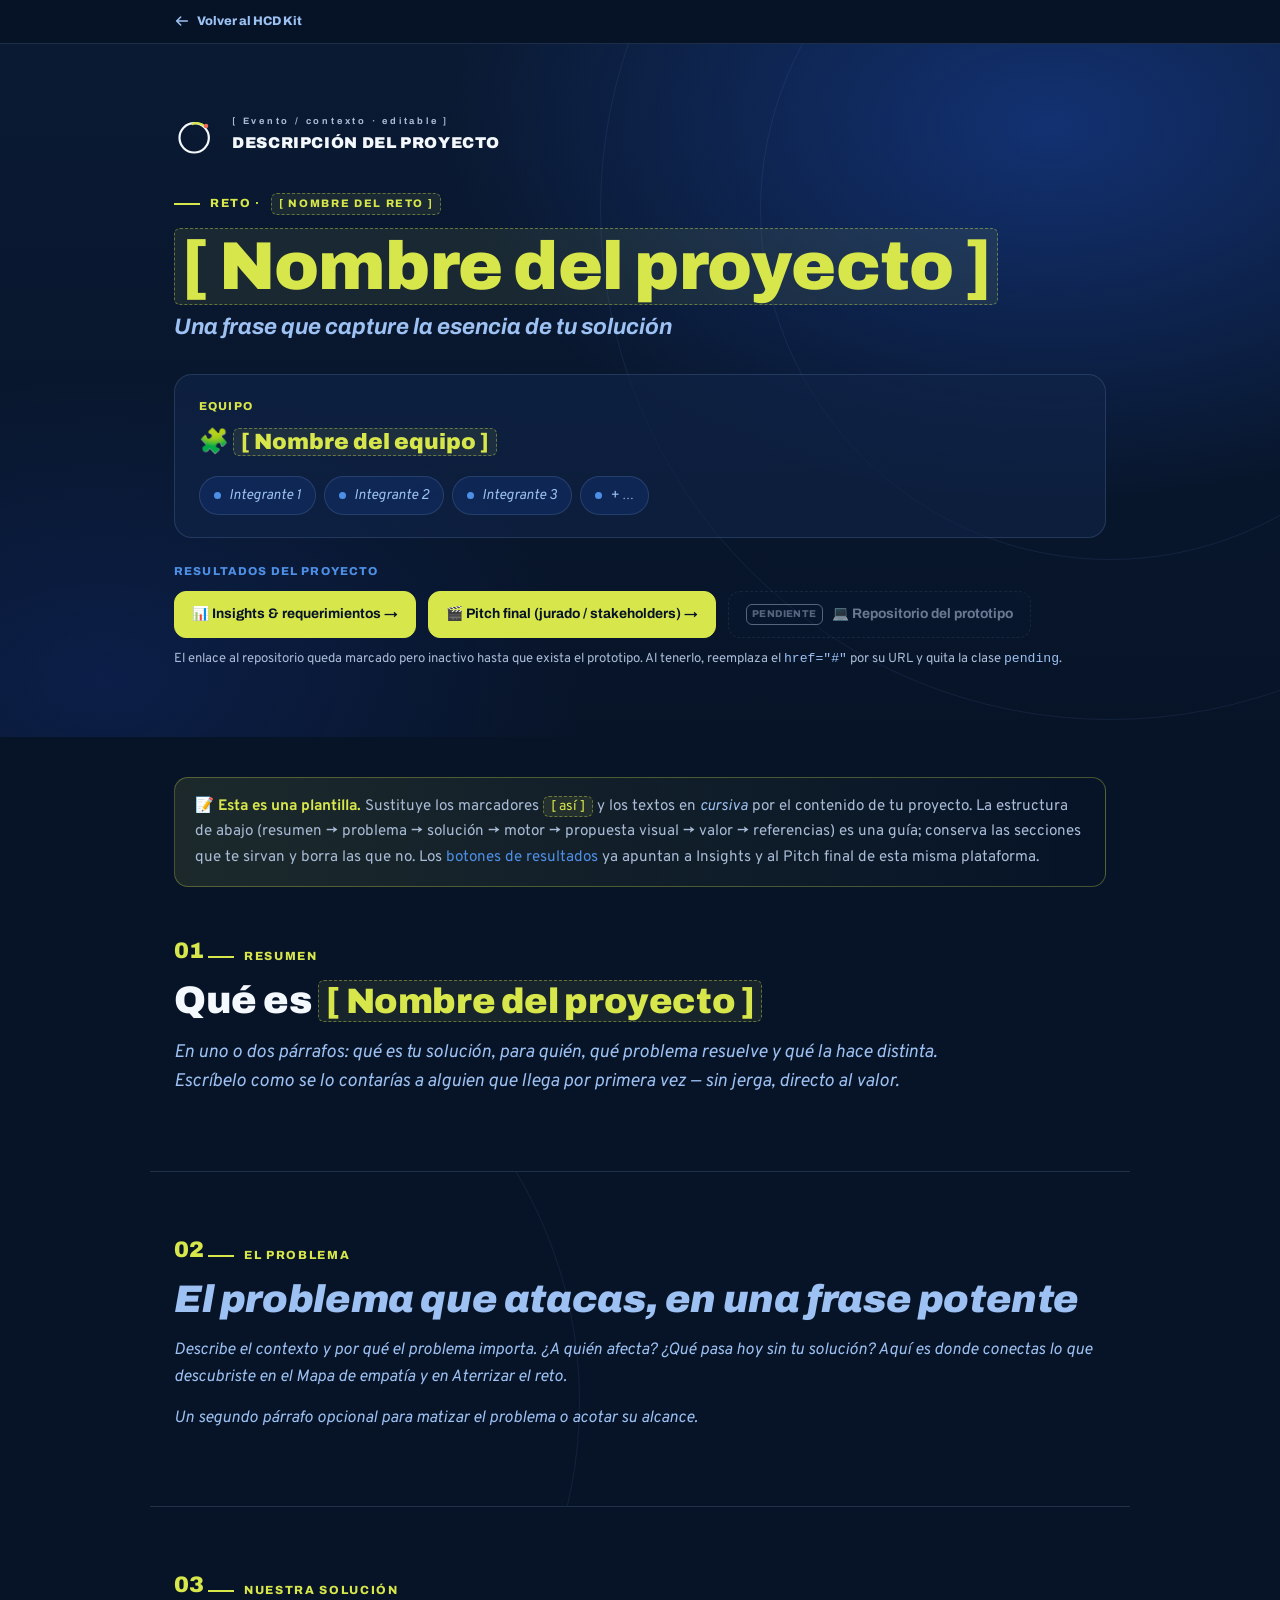
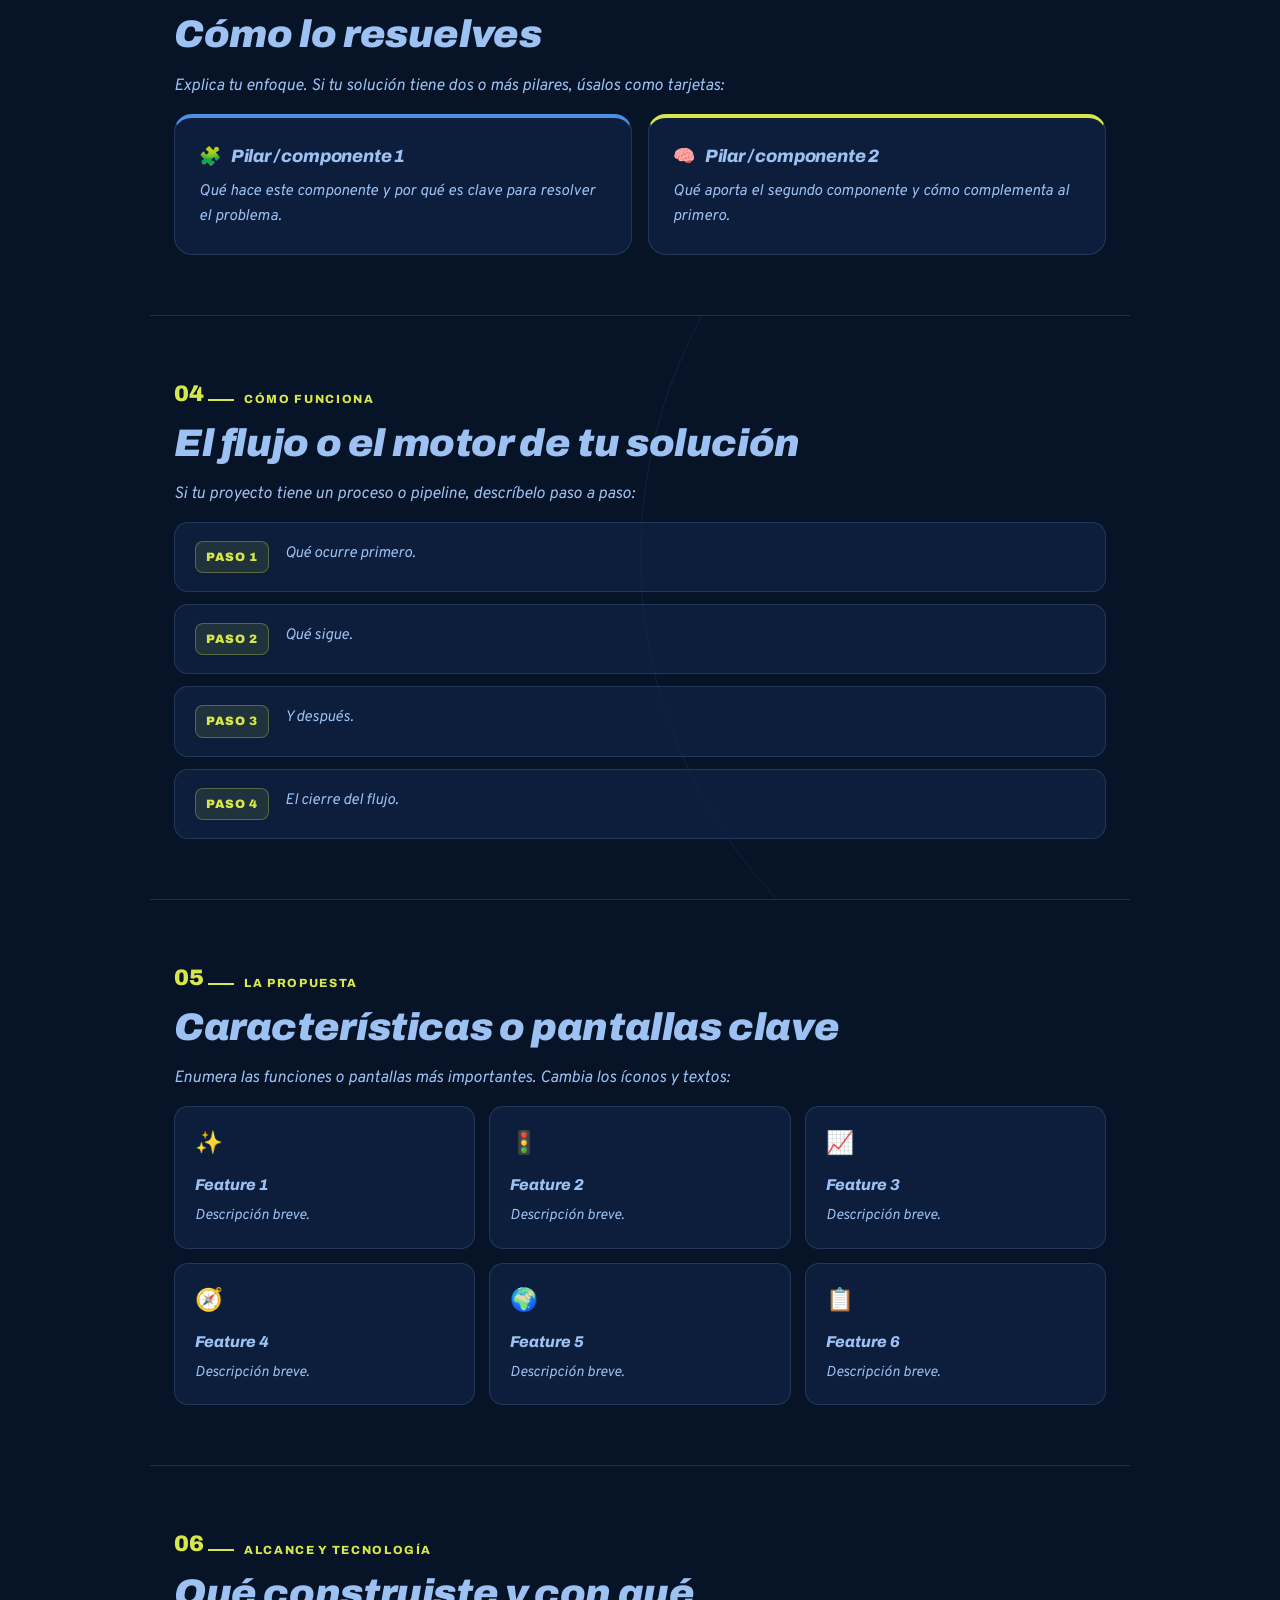
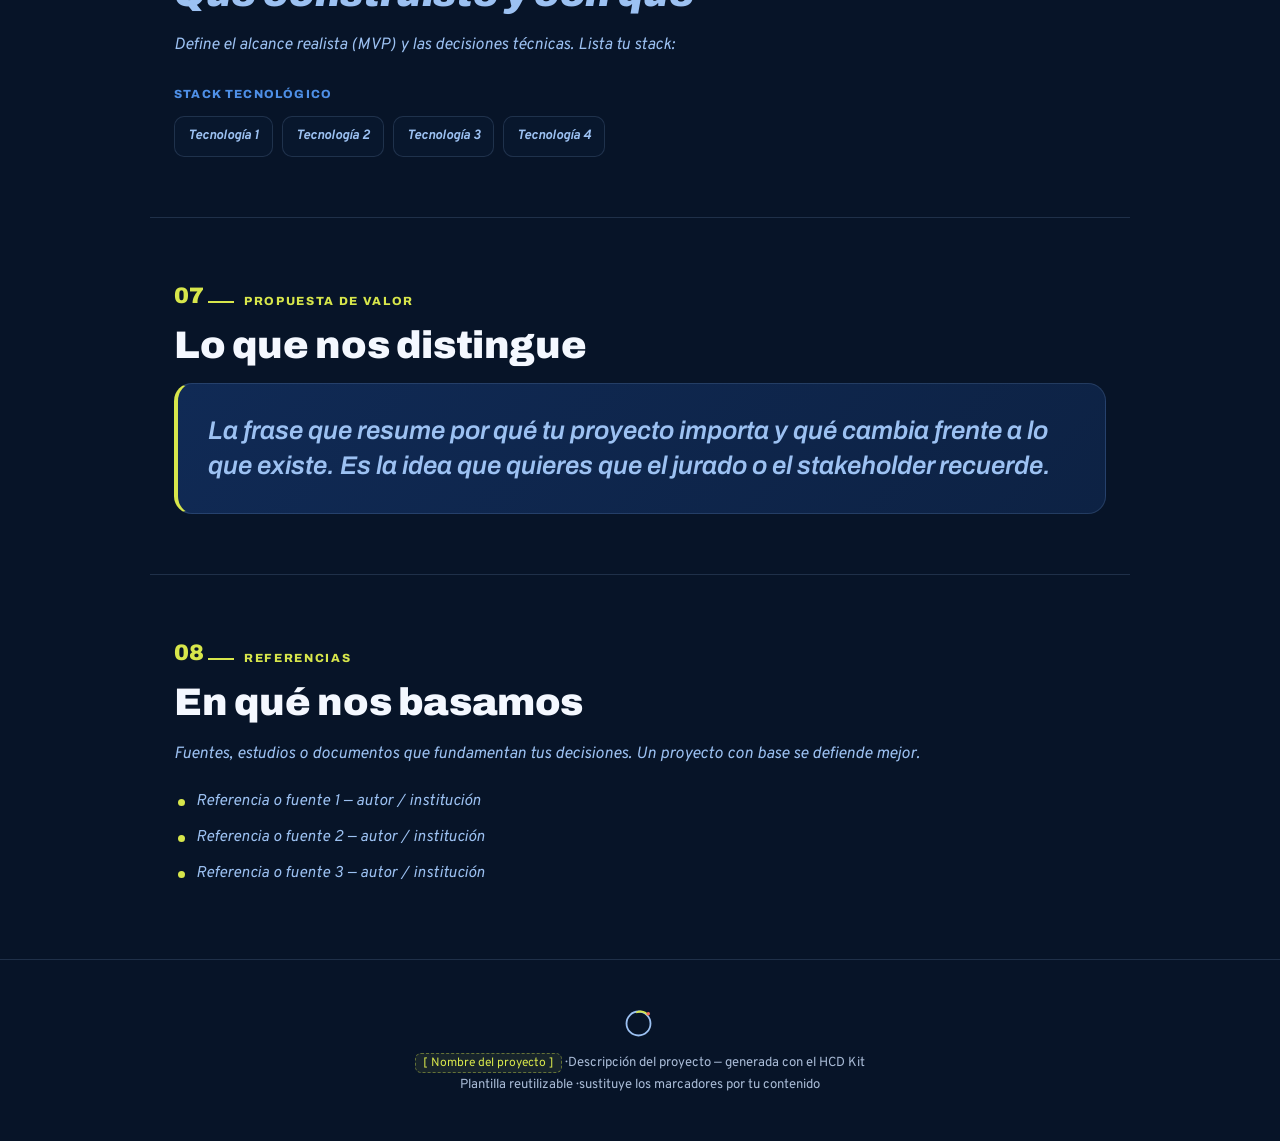
<file: proyecto.html>
<!DOCTYPE html>
<html lang="es">
<head>
<meta charset="UTF-8" />
<meta name="viewport" content="width=device-width, initial-scale=1.0" />
<title>Descripción del Proyecto · [ Nombre del proyecto ]</title>
<link rel="icon" type="image/png" sizes="32x32" href="favicon-32.png">
<link rel="icon" type="image/png" sizes="192x192" href="favicon-192.png">
<link rel="shortcut icon" href="favicon.ico">
<link rel="apple-touch-icon" href="apple-touch-icon.png">
<meta name="description" content="Plantilla de descripción de proyecto: qué es, el problema, la solución y el equipo, con enlaces a los resultados (insights, pitch y repositorio). Parte del HCD Kit." />
<link rel="preconnect" href="https://fonts.googleapis.com" />
<link rel="preconnect" href="https://fonts.gstatic.com" crossorigin />
<link href="https://fonts.googleapis.com/css2?family=Archivo:wght@400;600;700;800;900&family=Overpass:wght@300;400;500;600;700&display=swap" rel="stylesheet" />
<style>
  :root{
    --navy-900:#071428;--navy-800:#0a1a33;--navy-700:#0d2244;--navy-600:#102a55;
    --royal:#1e52c8;--royal-bright:#2a66e6;--blue-soft:#4e8fe6;--blue-pale:#9cc1f2;
    --lime:#d7e64b;--white:#f4f8ff;--mute:#a9bbd6;--line:rgba(156,193,242,.16);
    --card:rgba(18,38,74,.6);--ok:#4ccb8f;--warn:#f2c14e;--crit:#ef6a5a;
    --maxw:980px;--r:18px;
  }
  *{box-sizing:border-box;margin:0;padding:0}
  html{scroll-behavior:smooth}
  body{font-family:"Overpass",system-ui,sans-serif;background:var(--navy-900);color:var(--white);line-height:1.65;-webkit-font-smoothing:antialiased;overflow-x:hidden}
  h1,h2,h3{font-family:"Archivo",sans-serif;letter-spacing:-.01em}
  .wrap{max-width:var(--maxw);margin:0 auto;padding:0 24px}
  .eyebrow{font-family:"Archivo";font-weight:800;text-transform:uppercase;letter-spacing:.14em;font-size:.74rem;color:var(--lime);display:inline-flex;align-items:center;gap:10px}
  .eyebrow::before{content:"";width:26px;height:2px;background:var(--lime);display:inline-block}
  section{position:relative;padding:60px 0}
  .divline{height:1px;background:var(--line);max-width:var(--maxw);margin:0 auto}
  .rings{position:absolute;inset:0;overflow:hidden;pointer-events:none;z-index:0}
  .rings span{position:absolute;border-radius:50%;border:1px solid rgba(120,160,230,.10)}
  .inner{position:relative;z-index:1}
  .numtag{font-family:"Archivo";font-weight:900;color:var(--lime);font-size:1.4rem}
  h2{font-size:clamp(1.7rem,3.6vw,2.4rem);font-weight:900;line-height:1.06;margin:10px 0 18px}
  p{color:var(--mute);margin-bottom:14px;font-size:1.02rem}
  p b,li b{color:var(--white);font-weight:600}
  em{color:var(--blue-soft);font-style:normal}

  /* editable marker */
  .ph{color:var(--lime);background:rgba(215,230,75,.08);border:1px dashed rgba(215,230,75,.4);border-radius:6px;padding:1px 7px;font-size:.92em;font-style:normal}
  .fill{color:var(--blue-pale);font-style:italic}

  /* top back link */
  .topback{position:sticky;top:0;z-index:30;background:rgba(7,20,40,.82);backdrop-filter:blur(10px);border-bottom:1px solid var(--line)}
  .topback .tin{max-width:var(--maxw);margin:0 auto;padding:11px 24px;display:flex;align-items:center;gap:12px}
  .topback a{font-family:"Archivo";font-weight:800;font-size:.78rem;color:var(--blue-pale);text-decoration:none;display:inline-flex;align-items:center;gap:7px}
  .topback a:hover{color:var(--white)}

  /* HERO */
  .hero{background:
      radial-gradient(1000px 620px at 82% 12%, rgba(30,82,200,.42), transparent 60%),
      radial-gradient(800px 500px at 8% 92%, rgba(20,50,130,.34), transparent 60%),
      linear-gradient(180deg,var(--navy-800),var(--navy-900));padding:70px 0 54px}
  .brandmark{display:flex;align-items:center;gap:14px;margin-bottom:30px}
  .logo-ring{width:44px;height:44px;flex:0 0 auto}
  .brandmark .bt small{display:block;font-size:.58rem;letter-spacing:.3em;color:var(--mute);font-weight:700;font-family:"Archivo"}
  .brandmark .bt b{font-size:.98rem;letter-spacing:.04em;font-family:"Archivo";font-weight:900;text-transform:uppercase}
  .hero h1{font-weight:900;font-size:clamp(2.6rem,6.4vw,4.6rem);line-height:.96;margin:14px 0 10px}
  .hero h1 .hl{color:var(--lime)}
  .hero .tag{font-family:"Archivo";font-weight:700;color:var(--blue-soft);font-size:clamp(1.05rem,2vw,1.4rem);margin-bottom:28px}

  .team{background:var(--card);border:1px solid var(--line);border-radius:var(--r);padding:22px 24px;margin-bottom:24px}
  .team .lbl{font-family:"Archivo";font-weight:800;text-transform:uppercase;letter-spacing:.1em;font-size:.72rem;color:var(--lime);margin-bottom:6px}
  .team .tname{font-family:"Archivo";font-weight:900;font-size:1.5rem;margin-bottom:14px}
  .team .members{display:flex;flex-wrap:wrap;gap:8px}
  .member{display:inline-flex;align-items:center;gap:8px;background:rgba(30,82,200,.16);border:1px solid var(--line);border-radius:999px;padding:7px 14px;font-size:.88rem;color:var(--white)}
  .member b{width:7px;height:7px;border-radius:50%;background:var(--blue-soft);display:inline-block}

  /* RESULTS LINK ROW */
  .reslabel{font-family:"Archivo";font-weight:800;text-transform:uppercase;letter-spacing:.1em;font-size:.72rem;color:var(--blue-soft);margin:0 0 10px}
  .linkrow{display:flex;flex-wrap:wrap;gap:12px;margin-bottom:6px}
  .lnk{display:inline-flex;align-items:center;gap:9px;background:rgba(10,26,51,.5);border:1px solid var(--line);border-radius:12px;padding:11px 17px;text-decoration:none;color:var(--blue-pale);font-family:"Archivo";font-weight:700;font-size:.86rem;transition:.2s}
  .lnk:hover{border-color:var(--blue-soft);color:var(--white)}
  .lnk.prime{background:var(--lime);color:#071428;border-color:var(--lime)}
  .lnk.pending{opacity:.6;border-style:dashed;cursor:default;color:var(--mute)}
  .lnk.pending:hover{border-color:var(--line);color:var(--mute)}
  .lnk .mini{font-size:.62rem;font-family:"Archivo";font-weight:800;letter-spacing:.04em;border:1px solid currentColor;border-radius:6px;padding:1px 5px;opacity:.8}

  /* content */
  .lead-block{font-size:1.14rem;color:var(--blue-pale);max-width:68ch;line-height:1.6}
  .grid2{display:grid;grid-template-columns:1fr 1fr;gap:16px}
  .grid3{display:grid;grid-template-columns:repeat(3,1fr);gap:14px}
  .card{background:var(--card);border:1px solid var(--line);border-radius:var(--r);padding:24px}
  .card h3{font-size:1.12rem;font-weight:800;margin-bottom:8px;display:flex;align-items:center;gap:10px}
  .card p{margin:0;font-size:.96rem}
  .sphere{border-top:4px solid var(--blue-soft)}
  .sphere.mind{border-top-color:var(--lime)}
  .feat{background:var(--card);border:1px solid var(--line);border-radius:14px;padding:20px}
  .feat .ic{font-size:1.4rem;margin-bottom:8px}
  .feat h4{font-family:"Archivo";font-weight:800;font-size:.98rem;margin-bottom:6px}
  .feat p{font-size:.9rem;margin:0}
  .sub{font-family:"Archivo";font-weight:800;text-transform:uppercase;letter-spacing:.1em;font-size:.74rem;color:var(--blue-soft);margin:26px 0 12px}
  ul.clean{list-style:none;display:grid;gap:10px;margin-bottom:12px}
  ul.clean li{padding-left:22px;position:relative;color:var(--mute);font-size:.98rem}
  ul.clean li::before{content:"";position:absolute;left:4px;top:10px;width:7px;height:7px;border-radius:50%;background:var(--lime)}

  .flow{display:flex;flex-direction:column;gap:12px}
  .step{display:flex;gap:16px;align-items:flex-start;background:var(--card);border:1px solid var(--line);border-radius:14px;padding:18px 20px}
  .step .k{font-family:"Archivo";font-weight:900;color:var(--lime);font-size:.76rem;letter-spacing:.08em;text-transform:uppercase;background:rgba(215,230,75,.1);border:1px solid rgba(215,230,75,.3);border-radius:8px;padding:5px 10px;flex:0 0 auto;white-space:nowrap}
  .step p{margin:0;font-size:.95rem}
  .step p b{color:var(--white)}

  .stack{display:flex;flex-wrap:wrap;gap:9px}
  .tech{background:rgba(10,26,51,.5);border:1px solid var(--line);border-radius:10px;padding:8px 13px;font-size:.84rem;color:var(--blue-pale)}
  .tech b{color:var(--white)}

  .value{background:linear-gradient(135deg,var(--navy-600),var(--navy-700));border:1px solid var(--line);border-left:4px solid var(--lime);border-radius:var(--r);padding:30px}
  .value p{font-family:"Archivo";font-weight:600;font-size:clamp(1.15rem,2.3vw,1.6rem);line-height:1.34;color:var(--white);margin:0}
  .value p .hl{color:var(--lime)}

  /* how-to note for whoever fills this */
  .guide{background:linear-gradient(90deg,rgba(215,230,75,.1),transparent);border:1px solid rgba(215,230,75,.3);border-radius:14px;padding:16px 20px;margin-bottom:26px;font-size:.95rem;color:var(--mute)}
  .guide b{color:var(--lime)}

  footer{padding:44px 0;text-align:center;color:var(--mute);font-size:.82rem;border-top:1px solid var(--line)}
  footer .logo-ring{width:36px;height:36px;margin:0 auto 12px;display:block}

  @media(max-width:760px){
    .grid2,.grid3{grid-template-columns:1fr}
    .step{flex-direction:column;gap:10px}
    .step .k{align-self:flex-start}
  }
</style>
</head>
<body>

<!-- BACK TO KIT -->
<nav class="topback">
  <div class="tin">
    <a href="index.html">
      <svg width="16" height="16" viewBox="0 0 24 24" fill="none"><path d="M20 12H4M10 6l-6 6 6 6" stroke="currentColor" stroke-width="2.4" stroke-linecap="round" stroke-linejoin="round"/></svg>
      Volver al HCD Kit
    </a>
  </div>
</nav>

<!-- HERO + EQUIPO -->
<header class="hero">
  <div class="rings">
    <span style="width:700px;height:700px;top:-140px;right:-180px"></span>
    <span style="width:1020px;height:1020px;top:-300px;right:-340px"></span>
  </div>
  <div class="wrap inner">
    <div class="brandmark">
      <span class="logo-ring"><svg viewBox="0 0 48 48" fill="none"><circle cx="22" cy="26" r="16" stroke="#f4f8ff" stroke-width="2.4"/><path d="M34 14 C 30 10, 24 9, 20 11" stroke="#d7e64b" stroke-width="2.4" stroke-linecap="round"/><circle cx="35" cy="13" r="2.4" fill="#ef6a5a"/></svg></span>
      <span class="bt"><small>[ Evento / contexto · editable ]</small><b>Descripción del proyecto</b></span>
    </div>

    <div class="eyebrow">Reto · <span class="ph">[ Nombre del reto ]</span></div>
    <h1><span class="ph">[ Nombre del proyecto ]</span></h1>
    <div class="tag"><span class="fill">Una frase que capture la esencia de tu solución</span></div>

    <div class="team">
      <div class="lbl">Equipo</div>
      <div class="tname">🧩 <span class="ph">[ Nombre del equipo ]</span></div>
      <div class="members">
        <span class="member"><b></b><span class="fill">Integrante 1</span></span>
        <span class="member"><b></b><span class="fill">Integrante 2</span></span>
        <span class="member"><b></b><span class="fill">Integrante 3</span></span>
        <span class="member"><b></b><span class="fill">+ …</span></span>
      </div>
    </div>

    <!-- RESULTADOS -->
    <div class="reslabel">Resultados del proyecto</div>
    <div class="linkrow">
      <a class="lnk prime" href="insights.html">📊 Insights &amp; requerimientos →</a>
      <a class="lnk prime" href="pitch-jurado.html">🎬 Pitch final (jurado / stakeholders) →</a>
      <a class="lnk pending" href="#" onclick="return false" title="Aún no disponible: aquí irá el enlace al repositorio del prototipo"><span class="mini">PENDIENTE</span> 💻 Repositorio del prototipo</a>
    </div>
    <p style="margin-top:10px;font-size:.82rem;color:var(--mute)">El enlace al repositorio queda marcado pero inactivo hasta que exista el prototipo. Al tenerlo, reemplaza el <code style="color:var(--blue-pale)">href="#"</code> por su URL y quita la clase <code style="color:var(--blue-pale)">pending</code>.</p>
  </div>
</header>

<!-- GUÍA PARA QUIEN LLENA -->
<section style="padding-top:40px;padding-bottom:0">
  <div class="wrap inner">
    <div class="guide">
      <b>📝 Esta es una plantilla.</b> Sustituye los marcadores <span class="ph">[ así ]</span> y los textos en <span class="fill">cursiva</span> por el contenido de tu proyecto. La estructura de abajo (resumen → problema → solución → motor → propuesta visual → valor → referencias) es una guía; conserva las secciones que te sirvan y borra las que no. Los <em>botones de resultados</em> ya apuntan a Insights y al Pitch final de esta misma plataforma.
    </div>
  </div>
</section>

<!-- RESUMEN -->
<section style="padding-top:20px">
  <div class="wrap inner">
    <span class="numtag">01</span>
    <div class="eyebrow" style="margin-top:8px">Resumen</div>
    <h2>Qué es <span class="ph">[ Nombre del proyecto ]</span></h2>
    <p class="lead-block"><span class="fill">En uno o dos párrafos: qué es tu solución, para quién, qué problema resuelve y qué la hace distinta. Escríbelo como se lo contarías a alguien que llega por primera vez — sin jerga, directo al valor.</span></p>
  </div>
</section>
<div class="divline"></div>

<!-- PROBLEMA -->
<section>
  <div class="rings"><span style="width:900px;height:900px;top:-220px;left:-320px"></span></div>
  <div class="wrap inner">
    <span class="numtag">02</span>
    <div class="eyebrow" style="margin-top:8px">El problema</div>
    <h2><span class="fill">El problema que atacas, en una frase potente</span></h2>
    <p><span class="fill">Describe el contexto y por qué el problema importa. ¿A quién afecta? ¿Qué pasa hoy sin tu solución? Aquí es donde conectas lo que descubriste en el Mapa de empatía y en Aterrizar el reto.</span></p>
    <p><span class="fill">Un segundo párrafo opcional para matizar el problema o acotar su alcance.</span></p>
  </div>
</section>
<div class="divline"></div>

<!-- SOLUCIÓN -->
<section>
  <div class="wrap inner">
    <span class="numtag">03</span>
    <div class="eyebrow" style="margin-top:8px">Nuestra solución</div>
    <h2><span class="fill">Cómo lo resuelves</span></h2>
    <p><span class="fill">Explica tu enfoque. Si tu solución tiene dos o más pilares, úsalos como tarjetas:</span></p>
    <div class="grid2">
      <div class="card sphere">
        <h3>🧩 <span class="fill">Pilar / componente 1</span></h3>
        <p><span class="fill">Qué hace este componente y por qué es clave para resolver el problema.</span></p>
      </div>
      <div class="card sphere mind">
        <h3>🧠 <span class="fill">Pilar / componente 2</span></h3>
        <p><span class="fill">Qué aporta el segundo componente y cómo complementa al primero.</span></p>
      </div>
    </div>
  </div>
</section>
<div class="divline"></div>

<!-- MOTOR / CÓMO FUNCIONA -->
<section>
  <div class="rings"><span style="width:1000px;height:1000px;top:-260px;right:-360px"></span></div>
  <div class="wrap inner">
    <span class="numtag">04</span>
    <div class="eyebrow" style="margin-top:8px">Cómo funciona</div>
    <h2><span class="fill">El flujo o el motor de tu solución</span></h2>
    <p><span class="fill">Si tu proyecto tiene un proceso o pipeline, descríbelo paso a paso:</span></p>
    <div class="flow">
      <div class="step"><span class="k">Paso 1</span><p><span class="fill">Qué ocurre primero.</span></p></div>
      <div class="step"><span class="k">Paso 2</span><p><span class="fill">Qué sigue.</span></p></div>
      <div class="step"><span class="k">Paso 3</span><p><span class="fill">Y después.</span></p></div>
      <div class="step"><span class="k">Paso 4</span><p><span class="fill">El cierre del flujo.</span></p></div>
    </div>
  </div>
</section>
<div class="divline"></div>

<!-- PROPUESTA VISUAL / FEATURES -->
<section>
  <div class="wrap inner">
    <span class="numtag">05</span>
    <div class="eyebrow" style="margin-top:8px">La propuesta</div>
    <h2><span class="fill">Características o pantallas clave</span></h2>
    <p><span class="fill">Enumera las funciones o pantallas más importantes. Cambia los íconos y textos:</span></p>
    <div class="grid3">
      <div class="feat"><div class="ic">✨</div><h4><span class="fill">Feature 1</span></h4><p><span class="fill">Descripción breve.</span></p></div>
      <div class="feat"><div class="ic">🚦</div><h4><span class="fill">Feature 2</span></h4><p><span class="fill">Descripción breve.</span></p></div>
      <div class="feat"><div class="ic">📈</div><h4><span class="fill">Feature 3</span></h4><p><span class="fill">Descripción breve.</span></p></div>
      <div class="feat"><div class="ic">🧭</div><h4><span class="fill">Feature 4</span></h4><p><span class="fill">Descripción breve.</span></p></div>
      <div class="feat"><div class="ic">🌍</div><h4><span class="fill">Feature 5</span></h4><p><span class="fill">Descripción breve.</span></p></div>
      <div class="feat"><div class="ic">📋</div><h4><span class="fill">Feature 6</span></h4><p><span class="fill">Descripción breve.</span></p></div>
    </div>
  </div>
</section>
<div class="divline"></div>

<!-- ALCANCE + STACK -->
<section>
  <div class="wrap inner">
    <span class="numtag">06</span>
    <div class="eyebrow" style="margin-top:8px">Alcance y tecnología</div>
    <h2><span class="fill">Qué construiste y con qué</span></h2>
    <p><span class="fill">Define el alcance realista (MVP) y las decisiones técnicas. Lista tu stack:</span></p>
    <div class="sub">Stack tecnológico</div>
    <div class="stack">
      <span class="tech"><b><span class="fill">Tecnología 1</span></b></span>
      <span class="tech"><b><span class="fill">Tecnología 2</span></b></span>
      <span class="tech"><b><span class="fill">Tecnología 3</span></b></span>
      <span class="tech"><b><span class="fill">Tecnología 4</span></b></span>
    </div>
  </div>
</section>
<div class="divline"></div>

<!-- VALOR -->
<section>
  <div class="wrap inner">
    <span class="numtag">07</span>
    <div class="eyebrow" style="margin-top:8px">Propuesta de valor</div>
    <h2>Lo que nos distingue</h2>
    <div class="value">
      <p><span class="fill">La frase que resume por qué tu proyecto importa y qué cambia frente a lo que existe. Es la idea que quieres que el jurado o el stakeholder recuerde.</span></p>
    </div>
  </div>
</section>
<div class="divline"></div>

<!-- REFERENCIAS -->
<section>
  <div class="wrap inner">
    <span class="numtag">08</span>
    <div class="eyebrow" style="margin-top:8px">Referencias</div>
    <h2>En qué nos basamos</h2>
    <p style="margin-bottom:22px"><span class="fill">Fuentes, estudios o documentos que fundamentan tus decisiones. Un proyecto con base se defiende mejor.</span></p>
    <ul class="clean">
      <li><span class="fill">Referencia o fuente 1 — autor / institución</span></li>
      <li><span class="fill">Referencia o fuente 2 — autor / institución</span></li>
      <li><span class="fill">Referencia o fuente 3 — autor / institución</span></li>
    </ul>
  </div>
</section>

<footer>
  <span class="logo-ring"><svg viewBox="0 0 48 48" fill="none"><circle cx="22" cy="26" r="16" stroke="#9cc1f2" stroke-width="2.4"/><path d="M34 14 C 30 10, 24 9, 20 11" stroke="#d7e64b" stroke-width="2.4" stroke-linecap="round"/><circle cx="35" cy="13" r="2.4" fill="#ef6a5a"/></svg></span>
  <span class="ph">[ Nombre del proyecto ]</span> · Descripción del proyecto — generada con el HCD Kit<br/>
  Plantilla reutilizable · sustituye los marcadores por tu contenido
</footer>

</body>
</html>
</file>
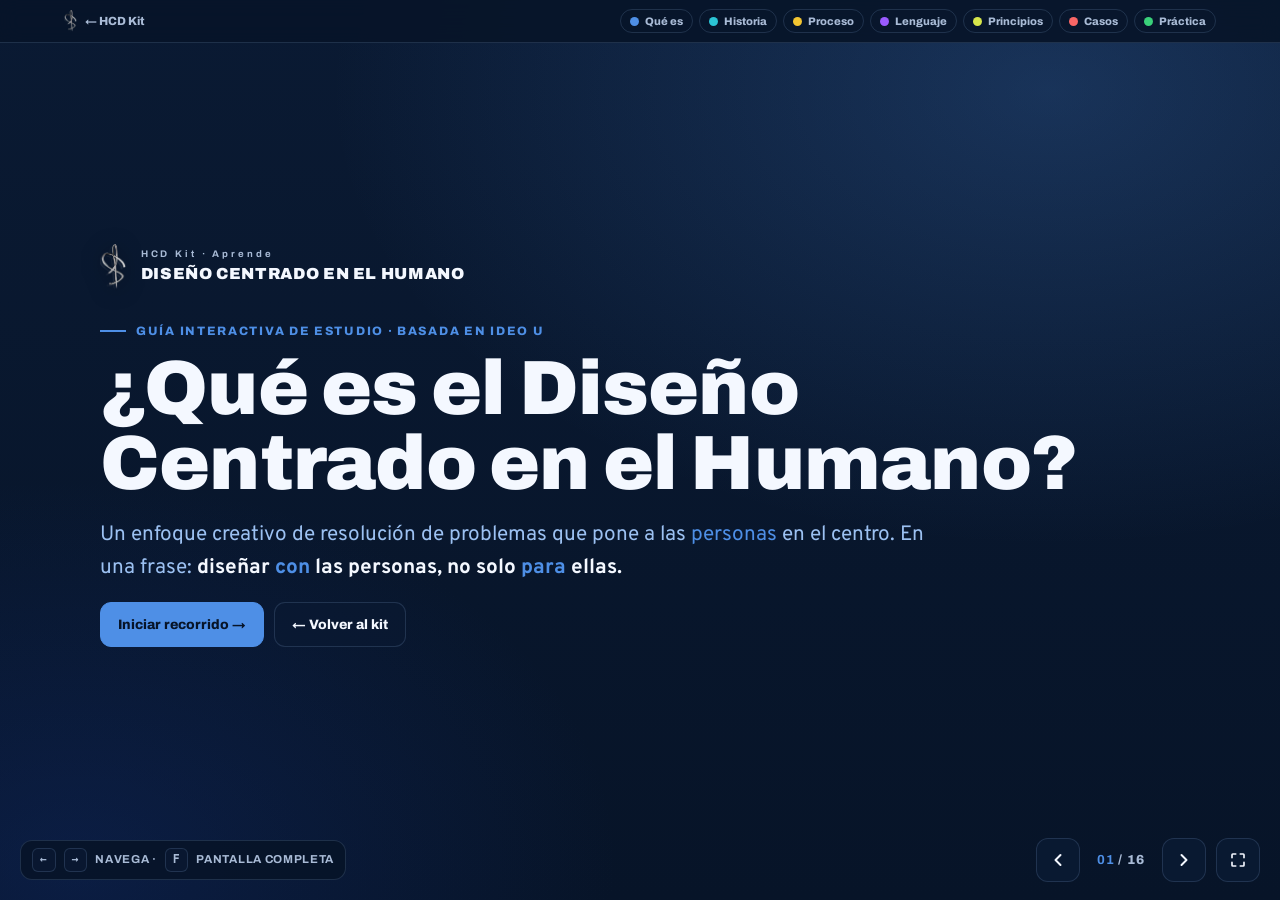
<file: que-es-dch.html>
<!DOCTYPE html>
<html lang="es">
<head>
<meta charset="UTF-8" />
<meta name="viewport" content="width=device-width, initial-scale=1.0" />
<title>HCD Kit · ¿Qué es el Diseño Centrado en el Humano?</title>
<link rel="icon" type="image/png" sizes="32x32" href="favicon-32.png">
<link rel="icon" type="image/png" sizes="192x192" href="favicon-192.png">
<link rel="shortcut icon" href="favicon.ico">
<link rel="apple-touch-icon" href="apple-touch-icon.png">
<meta name="description" content="¿Qué es el Diseño Centrado en el Humano (DCH)? Definición, historia, las tres fases (Inspiración, Ideación, Implementación), los 8 principios, el poder del lenguaje, casos reales y cómo empezar a practicarlo. Guía interactiva de estudio del HCD Kit, basada en IDEO U." />
<link rel="preconnect" href="https://fonts.googleapis.com" />
<link rel="preconnect" href="https://fonts.gstatic.com" crossorigin />
<link href="https://fonts.googleapis.com/css2?family=Archivo:wght@400;600;700;800;900&family=Overpass:wght@300;400;500;600;700&display=swap" rel="stylesheet" />
<style>
  :root{
    --navy-900:#071428;--navy-800:#0a1a33;--navy-700:#0d2244;--navy-600:#102a55;
    --blue-soft:#4e8fe6;--blue-pale:#9cc1f2;--lime:#d7e64b;--white:#f4f8ff;--mute:#a9bbd6;
    --line:rgba(156,193,242,.16);--card:rgba(18,38,74,.6);--ok:#4ccb8f;--warn:#f2c14e;--crit:#ef6a5a;
    --ph:#4e8fe6;
  }
  *{box-sizing:border-box;margin:0;padding:0}
  html,body{height:100%}
  body{font-family:"Overpass",system-ui,sans-serif;background:var(--navy-900);color:var(--white);line-height:1.55;-webkit-font-smoothing:antialiased;overflow:hidden}
  h1,h2,h3,h4{font-family:"Archivo",sans-serif;letter-spacing:-.01em}
  a{color:var(--blue-soft)}
  .deck{position:fixed;inset:0;transition:background .6s ease;
    background:radial-gradient(1200px 760px at 82% 10%, color-mix(in srgb, var(--ph) 22%, transparent), transparent 60%),
    radial-gradient(900px 640px at 6% 96%, rgba(20,50,130,.3), transparent 60%),
    linear-gradient(180deg,var(--navy-800),var(--navy-900))}
  .slide{position:absolute;inset:0;display:flex;flex-direction:column;justify-content:flex-start;
    padding:clamp(76px,11vh,104px) clamp(22px,6vw,96px) clamp(84px,12vh,108px);
    opacity:0;visibility:hidden;transform:scale(.985);transition:opacity .45s ease,transform .55s cubic-bezier(.2,.7,.2,1),visibility .45s;overflow-y:auto}
  .slide.active{opacity:1;visibility:visible;transform:none;z-index:2}
  .sin{width:100%;max-width:1080px;margin:auto}
  .r{opacity:0;transform:translateY(22px);transition:opacity .55s cubic-bezier(.2,.7,.2,1),transform .55s cubic-bezier(.2,.7,.2,1)}
  .slide.active .r{opacity:1;transform:none;transition-delay:var(--d,0s)}

  .eyebrow{font-family:"Archivo";font-weight:800;text-transform:uppercase;letter-spacing:.14em;font-size:clamp(.66rem,1.1vw,.76rem);color:var(--ph);display:inline-flex;align-items:center;gap:10px}
  .eyebrow::before{content:"";width:26px;height:2px;background:var(--ph);display:inline-block}
  h2.title{font-size:clamp(1.7rem,4.2vw,3rem);font-weight:900;line-height:1.03;margin:8px 0 12px}
  .lead{color:var(--blue-pale);font-size:clamp(1.02rem,2vw,1.3rem);max-width:64ch}
  .sub{color:var(--mute);font-size:clamp(.98rem,1.6vw,1.12rem);max-width:74ch}
  .sub b{color:var(--white)} .hl{color:var(--ph)} em{color:var(--blue-soft);font-style:normal}
  .phnum{font-family:"Archivo";font-weight:900;color:var(--ph);font-size:clamp(2.2rem,5vw,3.4rem);line-height:1}

  .brandmark{display:flex;align-items:center;gap:14px;margin-bottom:26px}
  .brandmark img{height:46px;width:auto;display:block;filter:drop-shadow(0 3px 10px rgba(0,0,0,.5))}
  .brandmark small{display:block;font-size:.6rem;letter-spacing:.3em;color:var(--mute);font-weight:700;font-family:"Archivo"}
  .brandmark b{font-size:1rem;letter-spacing:.04em;font-family:"Archivo";font-weight:900;text-transform:uppercase}
  .hero h1{font-weight:900;font-size:clamp(2.3rem,6.6vw,4.8rem);line-height:.98;margin:10px 0 18px}

  .btn{cursor:pointer;font-family:"Archivo";font-weight:800;font-size:.85rem;border-radius:11px;padding:11px 17px;border:1px solid var(--line);background:rgba(10,26,51,.6);color:var(--white);transition:.2s;display:inline-flex;align-items:center;gap:8px;text-decoration:none}
  .btn:hover{border-color:var(--ph);color:var(--ph)}
  .btn.prime{background:var(--ph);color:#071428;border-color:var(--ph)}
  .btn.prime:hover{color:#071428;filter:brightness(1.06)}
  .btnrow{display:flex;gap:10px;flex-wrap:wrap;margin-top:18px}

  .g2{display:grid;grid-template-columns:1fr 1fr;gap:16px;margin-top:16px}
  .g3{display:grid;grid-template-columns:repeat(3,1fr);gap:14px;margin-top:16px}
  .card{background:var(--card);border:1px solid var(--line);border-radius:16px;padding:clamp(16px,2.2vw,22px)}
  .card h4{font-size:clamp(1rem,1.6vw,1.15rem);font-weight:800;margin-bottom:6px}
  .card p{color:var(--mute);font-size:clamp(.9rem,1.4vw,1rem)} .card p b{color:var(--white)}
  .card .ic{font-size:1.5rem;margin-bottom:6px;display:block}

  .quote{background:linear-gradient(135deg,color-mix(in srgb,var(--ph) 22%,var(--navy-700)),var(--navy-700));border:1px solid var(--line);border-left:4px solid var(--ph);border-radius:16px;padding:clamp(20px,3vw,32px);font-family:"Archivo";font-weight:600;font-size:clamp(1.1rem,2.2vw,1.55rem);line-height:1.35;margin-top:14px}
  .tip{margin-top:16px;display:flex;gap:12px;align-items:flex-start;background:color-mix(in srgb,var(--ph) 10%,transparent);border:1px solid color-mix(in srgb,var(--ph) 35%,transparent);border-radius:0 14px 14px 0;border-left:3px solid var(--ph);padding:14px 18px}
  .tip .tk{font-family:"Archivo";font-weight:900;font-size:.64rem;letter-spacing:.1em;text-transform:uppercase;color:var(--ph);white-space:nowrap;flex:0 0 auto;padding-top:3px}
  .tip p{color:var(--mute);font-size:.96rem;margin:0}
  .casebadge{display:inline-flex;align-items:center;gap:8px;background:rgba(76,203,143,.14);border:1px solid rgba(76,203,143,.4);color:var(--ok);font-family:"Archivo";font-weight:800;font-size:.68rem;letter-spacing:.08em;text-transform:uppercase;padding:5px 12px;border-radius:999px;margin-bottom:10px}

  label.fld{display:block;font-family:"Archivo";font-weight:800;font-size:.72rem;letter-spacing:.06em;text-transform:uppercase;color:var(--blue-soft);margin:14px 0 6px}
  .pills{display:flex;gap:8px;flex-wrap:wrap;margin:14px 0}
  .pill{font-family:"Archivo";font-weight:800;font-size:.8rem;border:1px solid var(--line);background:transparent;color:var(--mute);border-radius:10px;padding:9px 14px;cursor:pointer;transition:.2s}
  .pill:hover{color:var(--white);border-color:var(--ph)} .pill.on{background:var(--ph);border-color:var(--ph);color:#071428}

  /* toggle DCH vs DT */
  .flip{margin-top:18px;background:var(--card);border:1px solid var(--line);border-radius:18px;padding:clamp(20px,3vw,30px);cursor:pointer;transition:.3s;position:relative;overflow:hidden}
  .flip:hover{border-color:var(--ph)}
  .flipband{display:inline-flex;border:1px solid var(--line);border-radius:999px;overflow:hidden;margin-bottom:14px}
  .flipband span{font-family:"Archivo";font-weight:800;font-size:.76rem;padding:8px 16px;color:var(--mute);transition:.2s}
  .flipband span.on{background:var(--ph);color:#071428}
  .flip h3{font-family:"Archivo";font-weight:900;font-size:clamp(1.3rem,2.6vw,1.8rem);margin-bottom:8px}
  .flip p{color:var(--blue-pale);font-size:clamp(.98rem,1.6vw,1.1rem)}
  .flip .hintflip{position:absolute;top:16px;right:18px;font-size:.72rem;color:var(--mute);font-family:"Archivo";font-weight:700}

  /* timeline */
  .tl{margin-top:20px;position:relative}
  .tl .track{position:absolute;left:0;right:0;top:19px;height:2px;background:var(--line)}
  .tlrow{display:grid;grid-template-columns:repeat(4,1fr);gap:12px;position:relative}
  .tldot{text-align:center;cursor:pointer}
  .tldot i{width:16px;height:16px;border-radius:50%;background:var(--navy-600);border:2px solid var(--mute);display:block;margin:12px auto 10px;transition:.2s;position:relative;z-index:2}
  .tldot.on i{background:var(--ph);border-color:var(--ph);box-shadow:0 0 0 5px color-mix(in srgb,var(--ph) 25%,transparent)}
  .tldot b{font-family:"Archivo";font-weight:900;font-size:.82rem;display:block;color:var(--white)}
  .tldot span{font-size:.74rem;color:var(--mute)}
  .tlbox{margin-top:16px;background:var(--card);border:1px solid var(--line);border-radius:16px;padding:18px 20px;min-height:84px}
  .tlbox h4{font-size:1.1rem;margin-bottom:5px}.tlbox p{color:var(--mute);font-size:.98rem}

  /* 3 fases venn */
  .fswrap{display:grid;grid-template-columns:1fr 1fr;gap:20px;margin-top:16px;align-items:center}
  .fsstage{display:flex;flex-direction:column;align-items:center}
  .fsstage svg{width:100%;max-width:340px;height:auto}
  .fscirc{cursor:pointer;transition:.25s;fill-opacity:.2;stroke-width:2.2}
  .fscirc:hover{fill-opacity:.34}.fscirc.on{fill-opacity:.46;stroke-width:3.4}
  .fschips{display:flex;gap:8px;justify-content:center;flex-wrap:wrap;margin-top:12px}
  .fschips button{font-family:"Archivo";font-weight:800;font-size:.78rem;border:1px solid var(--fc);background:transparent;color:var(--fc);border-radius:999px;padding:7px 14px;cursor:pointer;transition:.2s;display:inline-flex;align-items:center;gap:7px}
  .fschips button::before{content:"";width:9px;height:9px;border-radius:50%;background:var(--fc)}
  .fschips button.on{background:var(--fc);color:#071428}
  .fsbox{background:var(--card);border:1px solid var(--line);border-radius:16px;padding:22px;min-height:180px}
  .fsbox .fk{font-family:"Archivo";font-weight:900;font-size:.72rem;letter-spacing:.08em;text-transform:uppercase;margin-bottom:8px}
  .fsbox h4{font-size:1.25rem;margin-bottom:8px}.fsbox p{color:var(--mute);font-size:.98rem;margin-bottom:8px}
  .fsbox ul{list-style:none;display:grid;gap:6px}.fsbox li{color:var(--blue-pale);font-size:.92rem;padding-left:18px;position:relative}
  .fsbox li::before{content:"›";position:absolute;left:0;color:var(--ph);font-weight:900}

  /* lenguaje */
  .lang{display:grid;gap:10px;margin-top:16px}
  .langrow{background:var(--card);border:1px solid var(--line);border-radius:14px;padding:4px;display:flex;align-items:stretch;cursor:pointer;transition:.2s;overflow:hidden}
  .langrow:hover{border-color:var(--ph)}
  .langrow .side{flex:1;padding:12px 16px;display:flex;align-items:center;gap:10px;font-family:"Archivo";font-weight:800}
  .langrow .bad{color:var(--mute);text-decoration:line-through;text-decoration-color:var(--crit);opacity:.75}
  .langrow .arr{display:flex;align-items:center;color:var(--ph);font-weight:900;font-size:1.1rem}
  .langrow .good{color:var(--white)}
  .langrow .why{max-height:0;overflow:hidden;transition:max-height .3s;color:var(--mute);font-size:.9rem;font-weight:400;font-family:"Overpass";flex-basis:100%;padding:0 16px}
  .langrow.open{flex-wrap:wrap} .langrow.open .why{max-height:80px;padding:4px 16px 12px}

  /* principios grid */
  .pgrid{display:grid;grid-template-columns:repeat(4,1fr);gap:12px;margin-top:18px}
  .principle{background:var(--card);border:1px solid var(--line);border-radius:14px;padding:16px 14px;cursor:pointer;transition:.25s;border-top:4px solid var(--pc)}
  .principle:hover{transform:translateY(-3px);border-color:var(--pc)}
  .principle .pi{font-size:1.5rem;margin-bottom:6px;display:block}
  .principle .pn{font-family:"Archivo";font-weight:900;font-size:.92rem;color:var(--pc)}
  .principle .pp{font-size:.8rem;color:var(--mute);max-height:0;overflow:hidden;transition:max-height .3s;line-height:1.4}
  .principle.on{border-color:var(--pc);box-shadow:0 0 0 2px color-mix(in srgb,var(--pc) 22%,transparent)}
  .principle.on .pp{max-height:160px;margin-top:8px}
  @media(max-width:860px){.pgrid{grid-template-columns:repeat(2,1fr)}.fswrap,.vswrap{grid-template-columns:1fr}}

  /* vs table */
  .vswrap{display:grid;grid-template-columns:1fr 1fr;gap:14px;margin-top:16px}
  .vscol{background:var(--card);border:1px solid var(--line);border-radius:16px;padding:20px}
  .vscol.hcd{border-color:color-mix(in srgb,var(--lime) 50%,transparent)}
  .vscol h4{font-size:1.15rem;margin-bottom:12px;display:flex;align-items:center;gap:8px}
  .vscol dl{display:grid;gap:12px} .vscol dt{font-family:"Archivo";font-weight:800;font-size:.72rem;text-transform:uppercase;letter-spacing:.05em;color:var(--blue-soft)}
  .vscol dd{color:var(--mute);font-size:.94rem;margin-top:2px}

  /* casos tabs */
  .casetabs{display:flex;gap:8px;flex-wrap:wrap;margin:16px 0 0}
  .casetab{font-family:"Archivo";font-weight:800;font-size:.84rem;border:1px solid var(--line);background:transparent;color:var(--mute);border-radius:10px;padding:10px 16px;cursor:pointer;transition:.2s}
  .casetab.on{background:var(--ph);border-color:var(--ph);color:#071428}
  .casebox{margin-top:14px;background:var(--card);border:1px solid var(--line);border-radius:16px;padding:24px;min-height:190px}
  .casebox .ck{font-family:"Archivo";font-weight:900;font-size:.72rem;letter-spacing:.06em;text-transform:uppercase;color:var(--ph);margin-bottom:6px}
  .casebox h4{font-size:1.4rem;margin-bottom:10px}
  .casebox .crow{display:flex;gap:10px;margin-top:8px;font-size:.95rem}
  .casebox .cl{font-family:"Archivo";font-weight:800;color:var(--blue-soft);flex:0 0 110px}
  .casebox .cv{color:var(--white);flex:1}

  /* retos selector */
  .retos{display:grid;gap:9px;margin-top:16px}
  .reto{background:var(--card);border:1px solid var(--line);border-radius:14px;overflow:hidden;transition:.2s}
  .reto summary{list-style:none;cursor:pointer;padding:14px 18px;font-family:"Archivo";font-weight:800;display:flex;align-items:center;gap:10px}
  .reto summary::-webkit-details-marker{display:none}
  .reto summary::before{content:"💬";font-size:1rem}
  .reto[open]{border-color:var(--ph)} .reto summary .pm{margin-left:auto;color:var(--ph);font-size:1.3rem;transition:.2s}
  .reto[open] summary .pm{transform:rotate(45deg)}
  .reto .body{padding:0 18px 16px 44px;display:grid;gap:8px}
  .reto .body .q{color:var(--mute);font-size:.92rem}.reto .body .q b{color:var(--blue-soft)}
  .reto .body .a{color:var(--white);font-size:.96rem}.reto .body .a b{color:var(--ok)}

  /* quiz */
  .quiz{margin-top:16px;background:var(--card);border:1px solid var(--line);border-radius:18px;padding:clamp(18px,3vw,26px)}
  .qprog{font-family:"Archivo";font-weight:800;font-size:.72rem;color:var(--mute);letter-spacing:.06em;text-transform:uppercase}
  .qq{font-family:"Archivo";font-weight:800;font-size:clamp(1.1rem,2.2vw,1.4rem);margin:8px 0 14px}
  .qopts{display:grid;gap:10px}
  .qopt{text-align:left;background:rgba(7,20,40,.5);border:1px solid var(--line);border-radius:12px;padding:13px 16px;color:var(--white);font-family:"Overpass";font-size:.98rem;cursor:pointer;transition:.18s;display:flex;gap:10px;align-items:flex-start}
  .qopt:hover{border-color:var(--ph)} .qopt b{color:var(--ph);font-family:"Archivo";font-weight:900}
  .qresult{text-align:center;padding:6px}
  .qresult .rk{font-family:"Archivo";font-weight:900;font-size:.72rem;letter-spacing:.08em;text-transform:uppercase;color:var(--ph)}
  .qresult h3{font-family:"Archivo";font-weight:900;font-size:clamp(1.4rem,3vw,2rem);margin:8px 0 10px}
  .qresult p{color:var(--blue-pale);max-width:52ch;margin:0 auto 14px}
  .qbar{display:flex;gap:8px;justify-content:center;margin:12px 0}
  .qbar span{font-family:"Archivo";font-weight:800;font-size:.84rem;color:var(--mute);background:rgba(7,20,40,.5);border:1px solid var(--line);border-radius:999px;padding:5px 13px}

  /* referencia */
  .refcard{margin-top:18px;background:var(--card);border:1px solid var(--line);border-radius:18px;padding:clamp(20px,3vw,28px)}
  .refcard .rk{font-family:"Archivo";font-weight:900;font-size:.68rem;letter-spacing:.1em;text-transform:uppercase;color:var(--ph);margin-bottom:12px}
  .refitem{display:flex;gap:14px;padding:14px 0;border-top:1px solid var(--line)}
  .refitem:first-of-type{border-top:none}
  .refitem .rn{font-family:"Archivo";font-weight:900;color:var(--ph);font-size:1.1rem;flex:0 0 28px}
  .refitem .rc h4{font-size:1.02rem;margin-bottom:3px}
  .refitem .rc p{color:var(--mute);font-size:.88rem;margin-bottom:4px}
  .refitem .rc a{font-size:.86rem;word-break:break-all}

  /* chrome */
  .prog{position:fixed;top:0;left:0;height:3px;background:var(--ph);width:0;z-index:40;transition:width .4s ease,background .5s}
  .tbar{position:fixed;top:0;left:0;right:0;z-index:35;background:rgba(7,20,40,.9);backdrop-filter:blur(10px);border-bottom:1px solid var(--line)}
  .tin{padding:9px 14px;display:flex;align-items:center;gap:8px;max-width:1180px;margin:0 auto}
  .tin .home{display:inline-flex;align-items:center;gap:8px;text-decoration:none;color:var(--mute);font-family:"Archivo";font-weight:800;font-size:.74rem;flex:0 0 auto}
  .tin .home img{height:22px}
  .phasemap{display:flex;gap:6px;margin-left:auto;align-items:center;flex-wrap:wrap;justify-content:flex-end}
  .pdot{display:flex;align-items:center;gap:6px;background:transparent;border:1px solid var(--line);border-radius:999px;padding:5px 9px;cursor:pointer;transition:.2s}
  .pdot i{width:9px;height:9px;border-radius:50%;background:var(--pc);display:block}
  .pdot b{font-family:"Archivo";font-weight:800;font-size:.68rem;color:var(--mute)}
  .pdot.on{border-color:var(--pc)} .pdot.on b{color:var(--white)}
  .pdot:hover{border-color:var(--pc)}
  @media(max-width:980px){.pdot b{display:none}.pdot{padding:7px}}

  .hud{position:fixed;bottom:18px;right:20px;display:flex;align-items:center;gap:10px;z-index:30}
  .hud button{width:44px;height:44px;border-radius:12px;border:1px solid var(--line);background:rgba(10,26,51,.85);color:var(--white);cursor:pointer;display:flex;align-items:center;justify-content:center}
  .hud button:hover{border-color:var(--ph);color:var(--ph)} .hud button:disabled{opacity:.3;cursor:default}
  .counter{font-family:"Archivo";font-weight:800;font-size:.82rem;color:var(--mute);letter-spacing:.08em;padding:0 6px;min-width:62px;text-align:center}
  .counter b{color:var(--ph)}
  .hint-key{position:fixed;bottom:20px;left:20px;z-index:30;color:var(--mute);font-size:.72rem;font-family:"Archivo";font-weight:700;letter-spacing:.06em;text-transform:uppercase;display:flex;align-items:center;gap:8px;background:rgba(7,20,40,.9);border:1px solid var(--line);border-radius:12px;padding:7px 11px}
  .hint-key kbd{background:rgba(10,26,51,.8);border:1px solid var(--line);border-radius:6px;padding:2px 7px}
  .hint-key.gone{opacity:0;transition:opacity .6s;pointer-events:none}
  .toast{position:fixed;left:50%;bottom:80px;transform:translateX(-50%) translateY(20px);background:var(--ph);color:#071428;font-family:"Archivo";font-weight:800;font-size:.86rem;padding:11px 18px;border-radius:12px;opacity:0;transition:.3s;z-index:70;pointer-events:none}
  .toast.on{opacity:1;transform:translateX(-50%) translateY(0)}
  @media(max-width:860px){.g2,.g3,.casewrap{grid-template-columns:1fr}.hint-key{display:none}.slide{padding:70px 18px 92px}.tlrow{grid-template-columns:repeat(2,1fr);row-gap:18px}.tl .track{display:none}}
</style>
</head>
<body>
<div class="prog" id="prog"></div>
<nav class="tbar"><div class="tin">
  <a class="home" href="index.html"><img src="assets/img/logo.png" alt="HCD Kit">← HCD Kit</a>
  <div class="phasemap" id="phasemap"></div>
</div></nav>

<div class="deck" id="deck">

<!-- 1 PORTADA -->
<section class="slide active" id="s-portada" data-ph="0" style="--ph:#4e8fe6">
  <div class="sin hero">
    <div class="brandmark r"><img src="assets/img/logo.png" alt="Logo"><span><small>HCD Kit · Aprende</small><b>Diseño Centrado en el Humano</b></span></div>
    <div class="eyebrow r" style="--d:.1s">Guía interactiva de estudio · basada en IDEO U</div>
    <h1 class="r" style="--d:.2s">¿Qué es el Diseño<br>Centrado en el Humano?</h1>
    <p class="lead r" style="--d:.3s">Un enfoque creativo de resolución de problemas que pone a las <em>personas</em> en el centro. En una frase: <b style="color:var(--white)">diseñar <em>con</em> las personas, no solo <em>para</em> ellas.</b></p>
    <div class="btnrow r" style="--d:.42s"><button class="btn prime" data-goto="s-def">Iniciar recorrido →</button><a class="btn" href="index.html">← Volver al kit</a></div>
  </div>
</section>

<!-- 2 DEFINICIÓN -->
<section class="slide" id="s-def" data-ph="0" style="--ph:#4e8fe6">
  <div class="sin">
    <div class="eyebrow r">La idea central</div>
    <h2 class="title r" style="--d:.08s">Co-diseño: diseñar <em>con</em>, no solo <em>para</em></h2>
    <p class="sub r" style="--d:.12s">El DCH involucra a las personas <b>a lo largo de todo el proceso</b> —no solo al inicio para inspirarse ni al final para entregar—. Clientes, usuarios y actores participan como <b>co-creadores</b>.</p>
    <div class="g3">
      <div class="card r" style="--d:.18s"><span class="ic">🎯</span><h4>Pone a las personas al centro</h4><p>Parte de necesidades, emociones y contextos <b>reales</b>, no de la tecnología ni del negocio.</p></div>
      <div class="card r" style="--d:.22s"><span class="ic">🤝</span><h4>Es colaborativo</h4><p>Las personas afectadas participan, opinan y construyen junto al equipo.</p></div>
      <div class="card r" style="--d:.26s"><span class="ic">🔁</span><h4>Es iterativo</h4><p>Observa, prototipa, prueba y refina en ciclos, nunca en línea recta.</p></div>
    </div>
    <div class="btnrow r" style="--d:.32s"><button class="btn prime" data-goto="s-vs">DCH vs. Design Thinking →</button></div>
  </div>
</section>

<!-- 3 DCH vs DT -->
<section class="slide" id="s-vs" data-ph="0" style="--ph:#4e8fe6">
  <div class="sin">
    <div class="eyebrow r">No confundir</div>
    <h2 class="title r" style="--d:.08s">DCH vs. Design Thinking</h2>
    <p class="sub r" style="--d:.12s">Se usan como sinónimos, pero no lo son. Toca la tarjeta para alternar entre los dos.</p>
    <div class="flip r" style="--d:.16s" id="flipCard">
      <span class="hintflip">↔ toca para cambiar</span>
      <div class="flipband" id="flipBand"><span class="on">Diseño Centrado en el Humano</span><span>Design Thinking</span></div>
      <h3 id="flipH">La mentalidad (la filosofía)</h3>
      <p id="flipP">Es la <b style="color:var(--white)">forma de pensar y de mirar</b>: poner a las personas al centro y diseñar con ellas. Es el paraguas amplio que guía el porqué.</p>
    </div>
    <div class="quote r" style="--d:.24s">“Piensa en el DCH como la <span class="hl">mentalidad</span>, y en el Design Thinking como la <span class="hl">caja de herramientas</span>.”</div>
    <div class="btnrow r" style="--d:.3s"><button class="btn prime" data-goto="s-historia">Un poco de historia →</button></div>
  </div>
</section>

<!-- 4 HISTORIA -->
<section class="slide" id="s-historia" data-ph="1" style="--ph:#2bc4d4">
  <div class="sin">
    <div class="eyebrow r">De dónde viene</div>
    <h2 class="title r" style="--d:.08s">Una breve historia</h2>
    <p class="sub r" style="--d:.12s">Toca cada hito de la línea de tiempo.</p>
    <div class="tl r" style="--d:.16s">
      <div class="track"></div>
      <div class="tlrow" id="tlRow"></div>
    </div>
    <div class="tlbox r" style="--d:.2s" id="tlBox"></div>
    <div class="btnrow r" style="--d:.28s"><button class="btn prime" data-goto="s-proceso">El proceso: 3 fases →</button></div>
  </div>
</section>

<!-- 5 PROCESO 3 FASES -->
<section class="slide" id="s-proceso" data-ph="2" style="--ph:#f2c531">
  <div class="sin">
    <div class="eyebrow r">El proceso</div>
    <h2 class="title r" style="--d:.08s">Tres fases que se traslapan</h2>
    <p class="sub r" style="--d:.12s">Modelo de Tim Brown (<em>Change by Design</em>). No son pasos lineales: el equipo <b>regresa, replantea e itera</b> constantemente. Toca cada fase.</p>
    <div class="fswrap">
      <div class="fsstage r" style="--d:.16s">
        <svg viewBox="0 0 320 240" id="fsSvg" aria-label="Tres fases del DCH">
          <circle class="fscirc on" data-f="0" cx="130" cy="110" r="78" fill="#f86666" stroke="#f86666"/>
          <circle class="fscirc" data-f="1" cx="190" cy="110" r="78" fill="#f2c531" stroke="#f2c531"/>
          <circle class="fscirc" data-f="2" cx="160" cy="160" r="78" fill="#3ad17a" stroke="#3ad17a"/>
        </svg>
        <div class="fschips" id="fsChips"></div>
      </div>
      <div class="fsbox r" style="--d:.2s" id="fsBox"></div>
    </div>
    <div class="btnrow r" style="--d:.28s"><button class="btn prime" data-goto="s-lenguaje">El poder del lenguaje →</button></div>
  </div>
</section>

<!-- 6 LENGUAJE -->
<section class="slide" id="s-lenguaje" data-ph="3" style="--ph:#9a5bff">
  <div class="sin">
    <div class="eyebrow r">Las palabras importan</div>
    <h2 class="title r" style="--d:.08s">El lenguaje moldea la mentalidad</h2>
    <div class="tip r" style="--d:.12s"><span class="tk">Evita “usuarios”</span><p>Reduce a las personas a su interacción con un producto. Mejor: <b style="color:var(--white)">empleados, clientes, estudiantes, cuidadores, vecinos…</b> nómbralas por quiénes son.</p></div>
    <label class="fld r" style="--d:.18s">Cambios de vocabulario · toca cada fila para ver el porqué</label>
    <div class="lang r" style="--d:.2s" id="langList"></div>
    <div class="btnrow r" style="--d:.3s"><button class="btn prime" data-goto="s-principios">Los 8 principios →</button></div>
  </div>
</section>

<!-- 7 PRINCIPIOS -->
<section class="slide" id="s-principios" data-ph="4" style="--ph:#d7e64b">
  <div class="sin">
    <div class="eyebrow r">Cómo te muestras</div>
    <h2 class="title r" style="--d:.08s">Los 8 principios (mentalidades)</h2>
    <p class="sub r" style="--d:.12s">Guían tu comportamiento en cada etapa. Toca cada uno.</p>
    <div class="pgrid r" id="pgrid" style="--d:.16s"></div>
    <div class="btnrow r" style="--d:.24s"><button class="btn prime" data-goto="s-fasesprin">Fases vs. principios →</button></div>
  </div>
</section>

<!-- 8 FASES VS PRINCIPIOS -->
<section class="slide" id="s-fasesprin" data-ph="4" style="--ph:#d7e64b">
  <div class="sin">
    <div class="eyebrow r">La diferencia clave</div>
    <h2 class="title r" style="--d:.08s">Fases vs. principios</h2>
    <div class="g2">
      <div class="card r" style="--d:.14s" style2=""><span class="ic">🗺️</span><h4>Las fases = <em>qué</em> haces</h4><p>Inspiración, Ideación, Implementación. Describen las <b>actividades</b> y el recorrido.</p></div>
      <div class="card r" style="--d:.2s"><span class="ic">🧭</span><h4>Los principios = <em>cómo</em> te muestras</h4><p>Empatía, curiosidad, humildad… Describen la <b>actitud y la forma de pensar</b> mientras lo haces.</p></div>
    </div>
    <div class="quote r" style="--d:.26s">Las fases te dicen <span class="hl">qué hacer</span>; los principios, <span class="hl">cómo ser</span> mientras lo haces.</div>
    <div class="btnrow r" style="--d:.32s"><button class="btn prime" data-goto="s-dcu">DCH vs. DCU →</button></div>
  </div>
</section>

<!-- 9 DCH vs DCU -->
<section class="slide" id="s-dcu" data-ph="4" style="--ph:#4e8fe6">
  <div class="sin">
    <div class="eyebrow r">Un matiz importante</div>
    <h2 class="title r" style="--d:.08s">DCH vs. Diseño Centrado en el Usuario</h2>
    <p class="sub r" style="--d:.12s">El DCU es parte esencial del DCH, pero el DCH toma una mirada <b>más amplia</b>.</p>
    <div class="vswrap">
      <div class="vscol r" style="--d:.16s"><h4>👤 DCU (usuario)</h4><dl>
        <div><dt>Alcance</dt><dd>Optimiza la experiencia de <b style="color:var(--white)">un usuario</b> con un producto.</dd></div>
        <div><dt>Sistemas</dt><dd>Suele centrarse en flujos de productos digitales.</dd></div>
        <div><dt>Encuadre</dt><dd>Un proceso o técnica de diseño.</dd></div>
      </dl></div>
      <div class="vscol hcd r" style="--d:.22s"><h4>🌍 DCH (humano)</h4><dl>
        <div><dt>Alcance</dt><dd><b style="color:var(--white)">Todas las personas</b> afectadas: actores, proveedores y comunidades.</dd></div>
        <div><dt>Sistemas</dt><dd>Incluye servicios, sistemas, comportamientos y contexto emocional y cultural.</dd></div>
        <div><dt>Encuadre</dt><dd>Una mentalidad y enfoque creativo entre disciplinas.</dd></div>
      </dl></div>
    </div>
    <div class="btnrow r" style="--d:.3s"><button class="btn prime" data-goto="s-casos">Casos reales →</button></div>
  </div>
</section>

<!-- 10 CASOS -->
<section class="slide" id="s-casos" data-ph="5" style="--ph:#f86666">
  <div class="sin">
    <div class="eyebrow r">En el mundo real</div>
    <h2 class="title r" style="--d:.08s">Tres casos de IDEO</h2>
    <div class="casetabs r" style="--d:.12s" id="caseTabs"></div>
    <div class="casebox r" style="--d:.16s" id="caseBox"></div>
    <div class="btnrow r" style="--d:.26s"><button class="btn prime" data-goto="s-impacto">Impacto y riesgos →</button></div>
  </div>
</section>

<!-- 11 IMPACTO -->
<section class="slide" id="s-impacto" data-ph="5" style="--ph:#f86666">
  <div class="sin">
    <div class="eyebrow r">Por qué conviene</div>
    <h2 class="title r" style="--d:.08s">Impacto en el negocio</h2>
    <div class="g3">
      <div class="card r" style="--d:.14s"><span class="ic">🛡️</span><h4>Reduce el riesgo</h4><p>Fallar rápido y barato, con feedback temprano, evita retrabajo costoso.</p></div>
      <div class="card r" style="--d:.18s"><span class="ic">⚡</span><h4>Da agilidad</h4><p>Prototipar seguido genera confianza para experimentar y responder al cambio.</p></div>
      <div class="card r" style="--d:.22s"><span class="ic">🔗</span><h4>Te conecta con la gente</h4><p>Entiendes necesidades actuales y futuras, y comunicas con más claridad.</p></div>
    </div>
    <div class="tip r" style="--d:.28s"><span class="tk">Sin enfoque humano</span><p>Se diseña desde la tecnología o el negocio, se resuelve el <b style="color:var(--white)">problema equivocado</b>, las soluciones se imponen de arriba hacia abajo y la investigación se vuelve un trámite de validación.</p></div>
    <div class="btnrow r" style="--d:.34s"><button class="btn prime" data-goto="s-retos">Retos comunes →</button></div>
  </div>
</section>

<!-- 12 RETOS -->
<section class="slide" id="s-retos" data-ph="5" style="--ph:#f86666">
  <div class="sin">
    <div class="eyebrow r">Objeciones típicas</div>
    <h2 class="title r" style="--d:.08s">“Sí, pero…” y cómo responder</h2>
    <p class="sub r" style="--d:.12s">Toca cada objeción para ver por qué surge y cómo responderla.</p>
    <div class="retos r" style="--d:.16s" id="retos"></div>
    <div class="btnrow r" style="--d:.24s"><button class="btn prime" data-goto="s-empezar">Cómo empezar →</button></div>
  </div>
</section>

<!-- 13 EMPEZAR -->
<section class="slide" id="s-empezar" data-ph="6" style="--ph:#3ad17a">
  <div class="sin">
    <div class="eyebrow r">Manos a la obra</div>
    <h2 class="title r" style="--d:.08s">4 formas de empezar a practicarlo</h2>
    <div class="g2">
      <div class="card r" style="--d:.14s"><span class="ic">👂</span><h4>1 · Escucha activa</h4><p>Haz preguntas abiertas y deja que la gente te <b>sorprenda</b>.</p></div>
      <div class="card r" style="--d:.18s"><span class="ic">✏️</span><h4>2 · Prototipa pronto y seguido</h4><p>Boceta, haz juegos de rol o maquetas rápidas, y pide feedback.</p></div>
      <div class="card r" style="--d:.22s"><span class="ic">🧰</span><h4>3 · Arma tu caja de insights</h4><p>Aprende a recopilar, sintetizar y <b>actuar</b> sobre los hallazgos.</p></div>
      <div class="card r" style="--d:.26s"><span class="ic">🌱</span><h4>4 · Invierte en crecer</h4><p>El DCH es una práctica continua; el aprendizaje estructurado ayuda.</p></div>
    </div>
    <div class="btnrow r" style="--d:.32s"><button class="btn prime" data-goto="s-quiz">Mini test: ¿por dónde empiezo? →</button></div>
  </div>
</section>

<!-- 14 QUIZ -->
<section class="slide" id="s-quiz" data-ph="6" style="--ph:#3ad17a">
  <div class="sin">
    <div class="eyebrow r">Tu camino de crecimiento</div>
    <h2 class="title r" style="--d:.08s">¿Por dónde enfocar tu práctica?</h2>
    <p class="sub r" style="--d:.12s">Responde 6 preguntas y descubre en qué conviene que te enfoques.</p>
    <div class="quiz r" style="--d:.16s" id="quiz"></div>
    <div class="btnrow r" style="--d:.24s"><button class="btn prime" data-goto="s-cierre">Cierre →</button></div>
  </div>
</section>

<!-- 15 CIERRE -->
<section class="slide" id="s-cierre" data-ph="6" style="--ph:#d7e64b">
  <div class="sin">
    <div class="eyebrow r">Para recordar</div>
    <h2 class="title r" style="--d:.08s">Ideas clave</h2>
    <div class="g2">
      <div class="card r" style="--d:.12s"><p><b>1 ·</b> El DCH es resolución creativa de problemas, anclada en <b>empatía, iteración y colaboración</b>.</p></div>
      <div class="card r" style="--d:.16s"><p><b>2 ·</b> Reduce el riesgo, descubre necesidades no cubiertas y favorece soluciones <b>inclusivas</b>.</p></div>
      <div class="card r" style="--d:.2s"><p><b>3 ·</b> Se solapa con el Design Thinking, pero es una <b>mentalidad más amplia</b>.</p></div>
      <div class="card r" style="--d:.24s"><p><b>4 ·</b> Aplica en salud, finanzas, educación e innovación social. Para empezar: <b>escucha, prototipa y aprende</b> de personas reales.</p></div>
    </div>
    <div class="btnrow r" style="--d:.3s">
      <button class="btn prime" data-goto="s-ref">Ver la referencia →</button>
      <a class="btn" href="proceso-dt.html">🎨 Ver el proceso de Design Thinking</a>
      <a class="btn" href="index.html">← Volver al kit</a>
    </div>
  </div>
</section>

<!-- 16 REFERENCIA -->
<section class="slide" id="s-ref" data-ph="6" style="--ph:#d7e64b">
  <div class="sin">
    <div class="eyebrow r">Fuente</div>
    <h2 class="title r" style="--d:.08s">Referencia</h2>
    <p class="sub r" style="--d:.12s">Esta presentación resume y adapta, con fines educativos, el siguiente artículo de IDEO U:</p>
    <div class="refcard r" style="--d:.16s">
      <div class="rk">Referencia bibliográfica</div>
      <div class="refitem">
        <div class="rn">1</div>
        <div class="rc">
          <h4>IDEO U — “What Is Human-Centered Design? A Complete Guide for Innovators”</h4>
          <p>IDEO U, Blog · Inspiration. Actualizado el 21 de julio de 2025. Consultado en noviembre de 2026.</p>
          <a href="https://www.ideou.com/blogs/inspiration/what-is-human-centered-design" target="_blank" rel="noopener">https://www.ideou.com/blogs/inspiration/what-is-human-centered-design</a>
        </div>
      </div>
    </div>
    <p class="sub r" style="--d:.24s;margin-top:14px;font-size:.86rem">Las marcas y casos mencionados (IDEO, PillPack, American Express, Nemours Children's Hospital) pertenecen a sus respectivos dueños y se citan solo con fines ilustrativos.</p>
    <div class="btnrow r" style="--d:.3s"><a class="btn prime" href="index.html">← Volver al HCD Kit</a><button class="btn" data-goto="s-portada">↺ Reiniciar</button></div>
  </div>
</section>

</div>

<div class="hud">
  <button id="prev" aria-label="Anterior"><svg width="20" height="20" viewBox="0 0 24 24" fill="none"><path d="M15 6l-6 6 6 6" stroke="currentColor" stroke-width="2.4" stroke-linecap="round" stroke-linejoin="round"/></svg></button>
  <span class="counter"><b id="cur">01</b> / <span id="total">00</span></span>
  <button id="next" aria-label="Siguiente"><svg width="20" height="20" viewBox="0 0 24 24" fill="none"><path d="M9 6l6 6-6 6" stroke="currentColor" stroke-width="2.4" stroke-linecap="round" stroke-linejoin="round"/></svg></button>
  <button id="fs" aria-label="Pantalla completa"><svg width="18" height="18" viewBox="0 0 24 24" fill="none"><path d="M4 9V5a1 1 0 011-1h4M20 9V5a1 1 0 00-1-1h-4M4 15v4a1 1 0 001 1h4M20 15v4a1 1 0 01-1 1h-4" stroke="currentColor" stroke-width="2.2" stroke-linecap="round" stroke-linejoin="round"/></svg></button>
</div>
<div class="hint-key" id="keyhint"><kbd>←</kbd><kbd>→</kbd> navega · <kbd>F</kbd> pantalla completa</div>
<div class="toast" id="toast"></div>

<script>
function $(s,r){return (r||document).querySelector(s);} function $$(s,r){return [].slice.call((r||document).querySelectorAll(s));}
var toastT; function toast(m){ var t=$('#toast'); t.textContent=m; t.classList.add('on'); clearTimeout(toastT); toastT=setTimeout(function(){t.classList.remove('on')},1800); }

/* ---------- mapa de secciones ---------- */
var SECTIONS=[
  {t:'Qué es',c:'#4e8fe6',first:'s-def'},
  {t:'Historia',c:'#2bc4d4',first:'s-historia'},
  {t:'Proceso',c:'#f2c531',first:'s-proceso'},
  {t:'Lenguaje',c:'#9a5bff',first:'s-lenguaje'},
  {t:'Principios',c:'#d7e64b',first:'s-principios'},
  {t:'Casos',c:'#f86666',first:'s-casos'},
  {t:'Práctica',c:'#3ad17a',first:'s-empezar'}
];
(function(){
  var host=$('#phasemap');
  SECTIONS.forEach(function(p,i){
    var b=document.createElement('button'); b.className='pdot'; b.style.setProperty('--pc',p.c);
    b.innerHTML='<i></i><b>'+p.t+'</b>'; b.setAttribute('data-ph',i); b.title=p.t;
    b.addEventListener('click',function(){ var t=indexOfId(p.first); if(t>=0) go(t); });
    host.appendChild(b);
  });
})();

/* ---------- flip DCH/DT ---------- */
(function(){
  var st=0;
  var data=[
    {h:'La mentalidad (la filosofía)',p:'Es la <b style="color:var(--white)">forma de pensar y de mirar</b>: poner a las personas al centro y diseñar con ellas. Es el paraguas amplio que guía el porqué.'},
    {h:'La caja de herramientas (el método)',p:'Es un <b style="color:var(--white)">método estructurado e iterativo</b> para generar y probar ideas dentro de esa filosofía. Da los pasos y las técnicas concretas.'}
  ];
  function render(){ var d=data[st];
    $$('#flipBand span').forEach(function(x,i){x.classList.toggle('on',i===st)});
    $('#flipH').textContent=d.h; $('#flipP').innerHTML=d.p;
  }
  $('#flipCard').addEventListener('click',function(){ st=st?0:1; render(); });
  render();
})();

/* ---------- timeline ---------- */
(function(){
  var T=[
    {b:'Mediados s. XX',s:'Ergonomía',h:'Ergonomía y factores humanos',p:'En la 2.ª Guerra Mundial, los diseñadores empezaron a considerar los límites cognitivos, físicos y perceptuales de las personas en aviones, herramientas y controles.'},
    {b:'1978',s:'Nace IDEO',h:'Se funda IDEO',p:'La consultora combinó ciencia del comportamiento, investigación etnográfica y design thinking, y ayudó a popularizar el enfoque.'},
    {b:'Años 90',s:'Se populariza',h:'Reconocimiento amplio',p:'El método de IDEO gana reconocimiento y el DCH empieza a difundirse más allá del diseño de producto.'},
    {b:'Hoy',s:'En todas partes',h:'Más allá del producto',p:'Se usa en servicios, sistemas, cambio organizacional, políticas y educación: salud, finanzas y planeación urbana.'}
  ];
  var row=$('#tlRow'), box=$('#tlBox');
  function show(i){ $$('#tlRow .tldot').forEach(function(d,k){d.classList.toggle('on',k===i)});
    box.innerHTML='<h4>'+T[i].h+'</h4><p>'+T[i].p+'</p>'; }
  T.forEach(function(t,i){ var d=document.createElement('div'); d.className='tldot'; d.innerHTML='<i></i><b>'+t.b+'</b><span>'+t.s+'</span>';
    d.addEventListener('click',function(){show(i)}); row.appendChild(d); });
  show(0);
})();

/* ---------- 3 fases ---------- */
(function(){
  var F=[
    {k:'Inspiración',c:'#f86666',d:'Sumérgete en la vida de las personas.',li:['Observa comportamientos y escucha historias','Haz preguntas reflexivas','Busca insights profundos, no solo datos']},
    {k:'Ideación',c:'#f2c531',d:'Convierte los insights en oportunidades.',li:['Haz lluvia de ideas a lo ancho','Prototipa temprano','Prueba rápido con personas reales — “creatividad con restricciones”']},
    {k:'Implementación',c:'#3ad17a',d:'Refina los conceptos y dales vida.',li:['Modelo de negocio y estrategia de escalamiento','Medición a largo plazo','Ideas a la vez impactantes y viables']}
  ];
  var chips=$('#fsChips'), box=$('#fsBox');
  F.forEach(function(f,i){ var b=document.createElement('button'); b.style.setProperty('--fc',f.c); b.textContent=(i+1)+'· '+f.k; b.setAttribute('data-f',i);
    b.addEventListener('click',function(){show(i)}); chips.appendChild(b); });
  function show(i){ var f=F[i];
    $$('#fsSvg .fscirc').forEach(function(x){x.classList.toggle('on',+x.getAttribute('data-f')===i)});
    $$('#fsChips button').forEach(function(x){x.classList.toggle('on',+x.getAttribute('data-f')===i)});
    box.innerHTML='<div class="fk" style="color:'+f.c+'">Fase '+(i+1)+'</div><h4>'+f.k+'</h4><p>'+f.d+'</p><ul>'+f.li.map(function(x){return '<li>'+x+'</li>'}).join('')+'</ul>';
  }
  $$('#fsSvg .fscirc').forEach(function(c){ c.addEventListener('click',function(){show(+c.getAttribute('data-f'))}); });
  show(0);
})();

/* ---------- lenguaje ---------- */
(function(){
  var L=[
    {b:'Consultar',g:'Co-crear',w:'De una jerarquía a una verdadera alianza: las personas construyen contigo.'},
    {b:'Construir',g:'Prototipar',w:'Apertura al cambio: lo que haces es provisional y está para mejorarse.'},
    {b:'Datos',g:'Insight',w:'El significado por encima de la métrica: qué quiere decir, no solo cuánto.'},
    {b:'Problema',g:'Reto',w:'Espacio para la posibilidad en vez de un callejón sin salida.'},
    {b:'Mercado',g:'Comunidad',w:'Relaciones por encima de transacciones.'}
  ];
  var host=$('#langList');
  L.forEach(function(l){ var r=document.createElement('div'); r.className='langrow';
    r.innerHTML='<div class="side"><span class="bad">'+l.b+'</span><span class="arr">→</span><span class="good">'+l.g+'</span></div><div class="why">'+l.w+'</div>';
    r.addEventListener('click',function(){ r.classList.toggle('open'); }); host.appendChild(r); });
})();

/* ---------- principios ---------- */
(function(){
  var P=[
    {i:'❤️',n:'Empatía',c:'#f86666',p:'Entender a fondo la vida, emociones, motivaciones y contexto de las personas. No es lástima.'},
    {i:'🔍',n:'Curiosidad',c:'#4e8fe6',p:'Hacer preguntas audaces e inesperadas y seguirlas hasta los hallazgos.'},
    {i:'🌫️',n:'Abrazar la ambigüedad',c:'#9a5bff',p:'Estar cómodo con la incertidumbre: el centro del caos suele dar los mejores insights.'},
    {i:'🙏',n:'Humildad',c:'#2bc4d4',p:'Dejar los supuestos de lado, escuchar con apertura y aceptar que puedes estar equivocado.'},
    {i:'🔁',n:'Iteración',c:'#f2c531',p:'Prototipos rápidos, feedback continuo y refinar lo que funciona.'},
    {i:'🤝',n:'Colaboración',c:'#3ad17a',p:'Voces diversas y co-creación entre equipos, personas y comunidades.'},
    {i:'☀️',n:'Optimismo',c:'#ff9f1a',p:'Creer que mejorar es posible, incluso ante retos complejos.'},
    {i:'🕸️',n:'Pensamiento sistémico',c:'#d7e64b',p:'Considerar interacciones económicas, culturales y ecológicas para resultados sostenibles.'}
  ];
  var host=$('#pgrid');
  P.forEach(function(p){ var d=document.createElement('div'); d.className='principle'; d.style.setProperty('--pc',p.c);
    d.innerHTML='<span class="pi">'+p.i+'</span><div class="pn">'+p.n+'</div><div class="pp">'+p.p+'</div>';
    d.addEventListener('click',function(){ var on=d.classList.contains('on'); $$('#pgrid .principle').forEach(function(x){x.classList.remove('on')}); if(!on) d.classList.add('on'); });
    host.appendChild(d); });
})();

/* ---------- casos ---------- */
(function(){
  var C=[
    {k:'Servicios de farmacia',n:'PillPack',rows:[['Reto','Simplificar la gestión de múltiples medicamentos; se aliaron con IDEO.'],['Investigación','Estudiaron las rutinas diarias y las dificultades de quienes toman varios medicamentos.'],['Resultado','Medicamentos pre-ordenados en paquetes personalizados que facilitan la adherencia.'],['Impacto','Amazon adquirió PillPack por 1 000 millones de dólares.']]},
    {k:'Finanzas',n:'American Express · “Pay It Plan It”',rows:[['Reto','Dar a los tarjetahabientes más flexibilidad para gestionar sus pagos.'],['Investigación','Conversaron con clientes sobre sus comportamientos y necesidades financieras.'],['Resultado','Mayor control sobre los planes de pago.'],['Impacto','Más satisfacción, engagement y lealtad.']]},
    {k:'Salud',n:'Nemours Children’s Hospital',rows:[['Reto','Poner a pacientes y familias en el centro de la experiencia hospitalaria.'],['Investigación','Con pacientes, familias y personal identificaron momentos clave del recorrido.'],['Resultado','Habitaciones con funciones interactivas y presentación personalizada del equipo de cuidado.'],['Impacto','Una experiencia más humana y centrada en el paciente.']]}
  ];
  var tabs=$('#caseTabs'), box=$('#caseBox');
  C.forEach(function(c,i){ var b=document.createElement('button'); b.className='casetab'+(i===0?' on':''); b.textContent=c.n.split(' · ')[0]; b.setAttribute('data-c',i);
    b.addEventListener('click',function(){show(i)}); tabs.appendChild(b); });
  function show(i){ var c=C[i]; $$('#caseTabs .casetab').forEach(function(x,k){x.classList.toggle('on',k===i)});
    box.innerHTML='<div class="ck">'+c.k+'</div><h4>'+c.n+'</h4>'+c.rows.map(function(r){return '<div class="crow"><span class="cl">'+r[0]+'</span><span class="cv">'+r[1]+'</span></div>';}).join('');
  }
  show(0);
})();

/* ---------- retos ---------- */
(function(){
  var R=[
    {t:'“No tenemos tiempo para esto.”',q:'El DCH puede parecer que consume mucho tiempo.',a:'Empieza en pequeño: entrevistas breves o prototipos simples.'},
    {t:'“Los líderes no le ven el valor.”',q:'Las organizaciones orientadas a resultados ven la investigación como lenta o intangible.',a:'Comparte casos con resultados medibles e invita a quienes deciden a la investigación.'},
    {t:'“Ya conocemos a nuestros usuarios.”',q:'La familiaridad lleva a suposiciones.',a:'Vuelve con mente de principiante: las necesidades evolucionan.'},
    {t:'“Nuestra industria está muy regulada.”',q:'Los sectores regulados ven el DCH como riesgoso o blando.',a:'Enmárcalo como mitigación de riesgo: probar temprano reduce problemas de cumplimiento y adopción.'},
    {t:'“Estamos muy en silos.”',q:'Las estructuras limitan el aporte entre áreas.',a:'Usa rituales ligeros: talleres de co-creación, revisiones de investigación compartidas y crits de diseño.'}
  ];
  var host=$('#retos');
  R.forEach(function(r){ var d=document.createElement('details'); d.className='reto';
    d.innerHTML='<summary>'+r.t+'<span class="pm">+</span></summary><div class="body"><div class="q"><b>¿Por qué pasa?</b> '+r.q+'</div><div class="a"><b>Cómo responder:</b> '+r.a+'</div></div>';
    host.appendChild(d); });
})();

/* ---------- quiz ---------- */
(function(){
  var Q=[
    {q:'¿En qué etapa está tu proyecto?',o:['Apenas arrancando','Construyendo','Evaluando']},
    {q:'¿Tu mayor reto?',o:['No entiendo a la audiencia','Demasiadas ideas','A la solución le falta tracción']},
    {q:'¿Tu objetivo?',o:['Construir empatía','Generar y probar ideas rápido','Medir resultados']},
    {q:'¿Relación del equipo con las personas?',o:['Casi no interactuamos','Las involucramos en hitos','Co-creamos y probamos seguido']},
    {q:'¿Qué tanto conoces el DCH?',o:['Soy nuevo','He usado algunos métodos','Estoy escalando una práctica']},
    {q:'¿Qué tipo de cambio buscas?',o:['Un cambio de perspectiva','Un producto o servicio innovador','Transformación a nivel de sistema']}
  ];
  var RES={
    A:{k:'Mayoría A',h:'Enfócate en descubrir',p:'Concéntrate en el descubrimiento y en construir insights: escucha profunda, observación y empatía antes de saltar a soluciones.'},
    B:{k:'Mayoría B',h:'Enfócate en prototipar',p:'Concéntrate en prototipar e iterar: genera muchas ideas, pruébalas rápido con personas reales y refina.'},
    C:{k:'Mayoría C',h:'Enfócate en el sistema',p:'Concéntrate en el pensamiento sistémico y en escalar el impacto: mide resultados y diseña con las comunidades.'}
  };
  var host=$('#quiz'), step=0, counts={A:0,B:0,C:0}, keys=['A','B','C'];
  function render(){
    if(step>=Q.length){ result(); return; }
    var cur=Q[step];
    host.innerHTML='<div class="qprog">Pregunta '+(step+1)+' de '+Q.length+'</div><div class="qq">'+cur.q+'</div><div class="qopts">'+
      cur.o.map(function(o,i){return '<button class="qopt" data-k="'+keys[i]+'"><b>'+keys[i]+'</b><span>'+o+'</span></button>';}).join('')+'</div>';
    $$('#quiz .qopt').forEach(function(b){ b.addEventListener('click',function(){ counts[b.getAttribute('data-k')]++; step++; render(); }); });
  }
  function result(){
    var win=keys.reduce(function(a,b){return counts[b]>counts[a]?b:a;},'A');
    var r=RES[win];
    host.innerHTML='<div class="qresult"><div class="rk">'+r.k+'</div><h3>'+r.h+'</h3><p>'+r.p+'</p>'+
      '<div class="qbar"><span>A: '+counts.A+'</span><span>B: '+counts.B+'</span><span>C: '+counts.C+'</span></div>'+
      '<button class="btn prime" id="qReset" style="margin-top:4px">↺ Repetir test</button></div>';
    $('#qReset').addEventListener('click',function(){ step=0; counts={A:0,B:0,C:0}; render(); });
    toast('Resultado: '+r.h);
  }
  render();
})();

/* ---------- navegación ---------- */
var slides=$$('.slide'), N=slides.length, idx=0, prog=$('#prog'), cur=$('#cur'), prevB=$('#prev'), nextB=$('#next'), root=document.documentElement;
$('#total').textContent=String(N).padStart(2,'0');
function indexOfId(id){ for(var q=0;q<N;q++) if(slides[q].id===id) return q; return -1; }
function go(n,noHash){ n=Math.max(0,Math.min(N-1,n)); if(n===idx&&slides[idx].classList.contains('active')) return;
  slides[idx].classList.remove('active'); idx=n; var s=slides[idx]; s.classList.add('active'); s.scrollTop=0;
  var ph=getComputedStyle(s).getPropertyValue('--ph'); root.style.setProperty('--ph',ph.trim());
  prog.style.width=(idx/(N-1)*100)+'%'; cur.textContent=String(idx+1).padStart(2,'0'); prevB.disabled=idx===0; nextB.disabled=idx===N-1;
  var pd=s.getAttribute('data-ph');
  $$('.pdot').forEach(function(d){ d.classList.toggle('on',d.getAttribute('data-ph')===pd); });
  if(!noHash){ try{ history.replaceState(null,'','#'+s.id); }catch(e){} }
}
function next(){go(idx+1)} function prev(){go(idx-1)}
nextB.addEventListener('click',function(){next();this.blur()}); prevB.addEventListener('click',function(){prev();this.blur()});
document.addEventListener('click',function(e){ var g=e.target.closest('[data-goto]'); if(g){ e.preventDefault(); var t=indexOfId(g.getAttribute('data-goto')); if(t>=0) go(t); g.blur&&g.blur(); } });
var kh=$('#keyhint');
function typing(t){ if(!t||!t.tagName) return false; var tag=t.tagName; return tag==='TEXTAREA'||tag==='SELECT'||t.isContentEditable||(tag==='INPUT'&&t.type!=='button'); }
document.addEventListener('keydown',function(e){ if(e.ctrlKey||e.metaKey||e.altKey) return;
  if(typing(e.target)){ if(e.key==='Escape'){ e.target.blur(); } return; }
  var onBtn=e.target&&(e.target.tagName==='BUTTON'||e.target.tagName==='A');
  if(e.key==='ArrowRight'||e.key==='PageDown'||(e.key===' '&&!e.shiftKey&&!onBtn)){e.preventDefault();next();kh.classList.add('gone')}
  else if(e.key==='ArrowLeft'||e.key==='PageUp'||(e.key===' '&&e.shiftKey&&!onBtn)){e.preventDefault();prev();kh.classList.add('gone')}
  else if(e.key==='Home') go(0); else if(e.key==='End') go(N-1); else if(e.key==='f'||e.key==='F') toggleFs(); });
var tx=0,ty=0,tOk=false;
$('#deck').addEventListener('touchstart',function(e){ tOk=!e.target.closest('input,textarea,button,select,details,.lang,.fsstage,.tl,.quiz,.casebox'); tx=e.changedTouches[0].clientX; ty=e.changedTouches[0].clientY; },{passive:true});
$('#deck').addEventListener('touchend',function(e){ if(!tOk) return; var dx=e.changedTouches[0].clientX-tx, dy=e.changedTouches[0].clientY-ty; if(Math.abs(dx)>60&&Math.abs(dx)>Math.abs(dy)){ dx<0?next():prev(); kh.classList.add('gone'); } },{passive:true});
function toggleFs(){ if(!document.fullscreenElement){ (document.documentElement.requestFullscreen||function(){}).call(document.documentElement); } else { (document.exitFullscreen||function(){}).call(document); } }
$('#fs').addEventListener('click',function(){toggleFs();this.blur()});
window.addEventListener('hashchange',function(){ var t=indexOfId((location.hash||'').slice(1)); if(t>=0&&t!==idx) go(t,true); });
(function(){ var t=indexOfId((location.hash||'').slice(1)); go(t>=0?t:0,true); })();
</script>
</body>
</html>
</file>
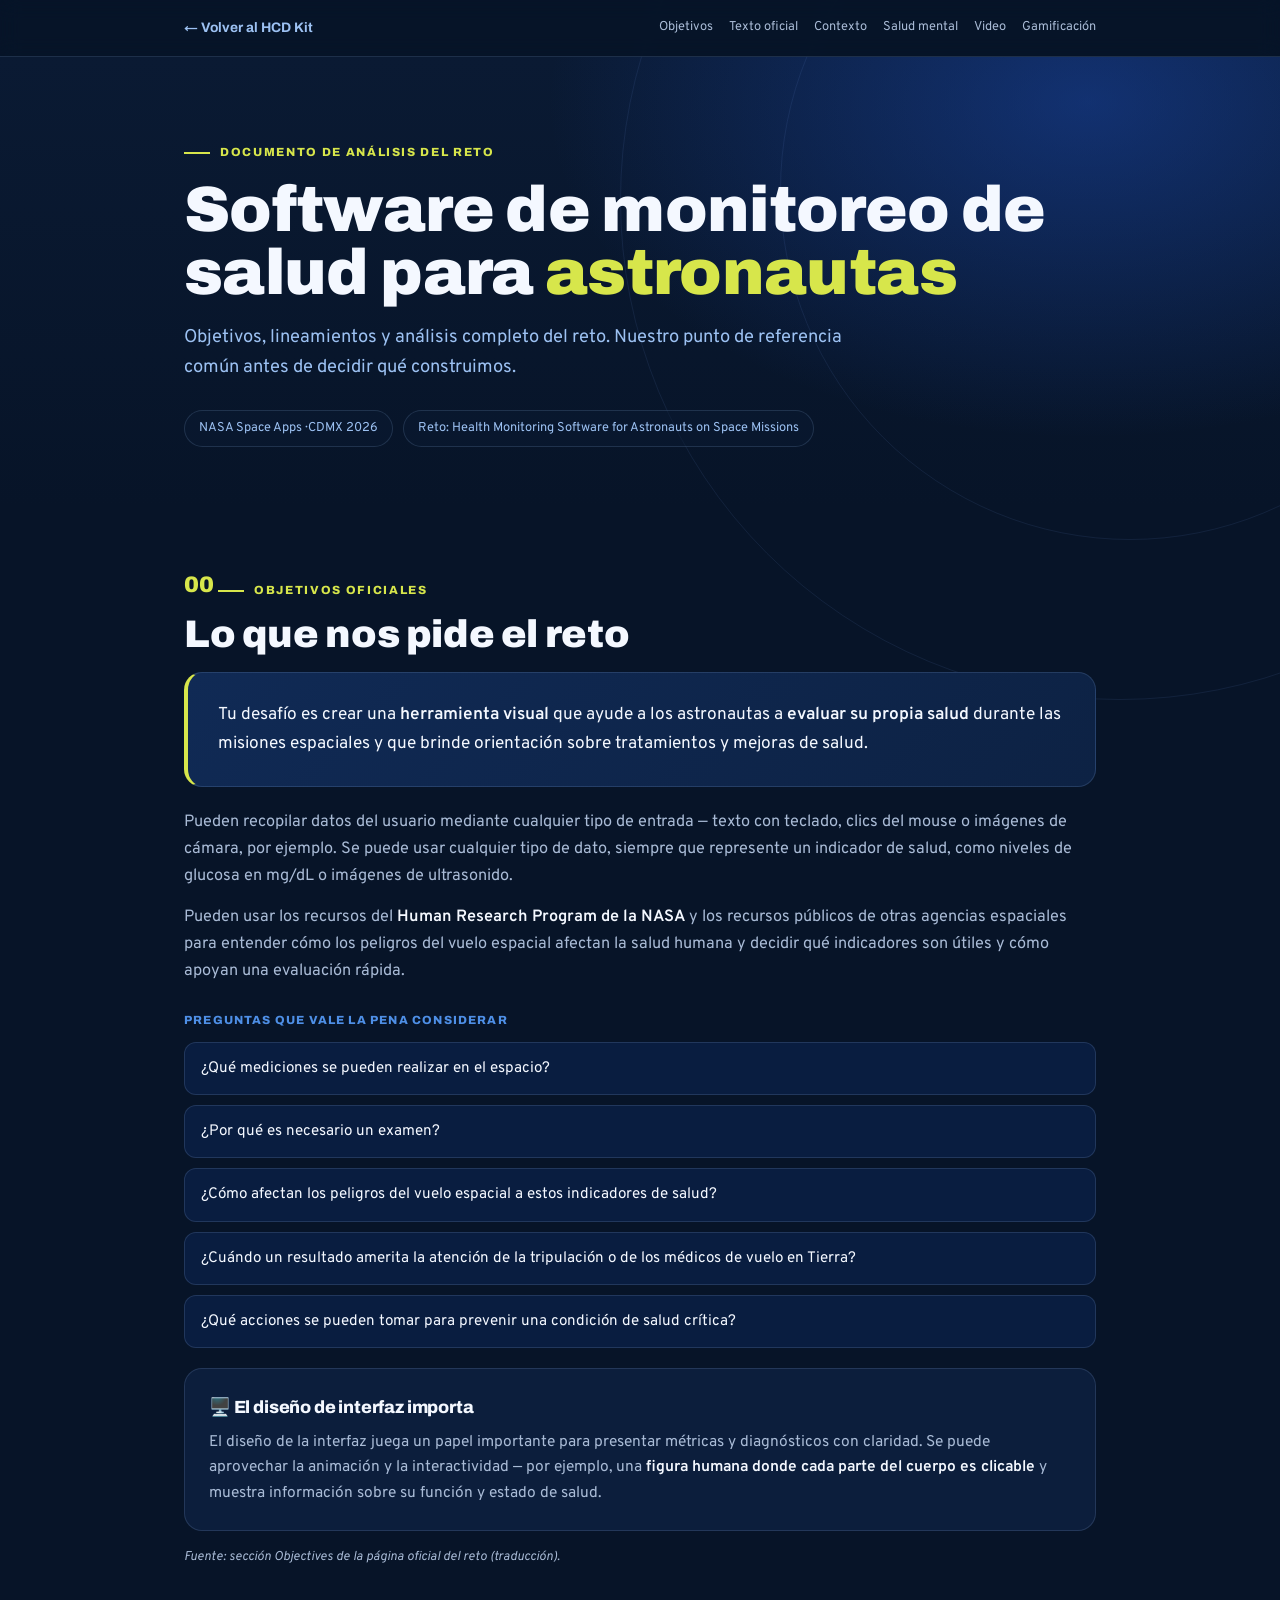
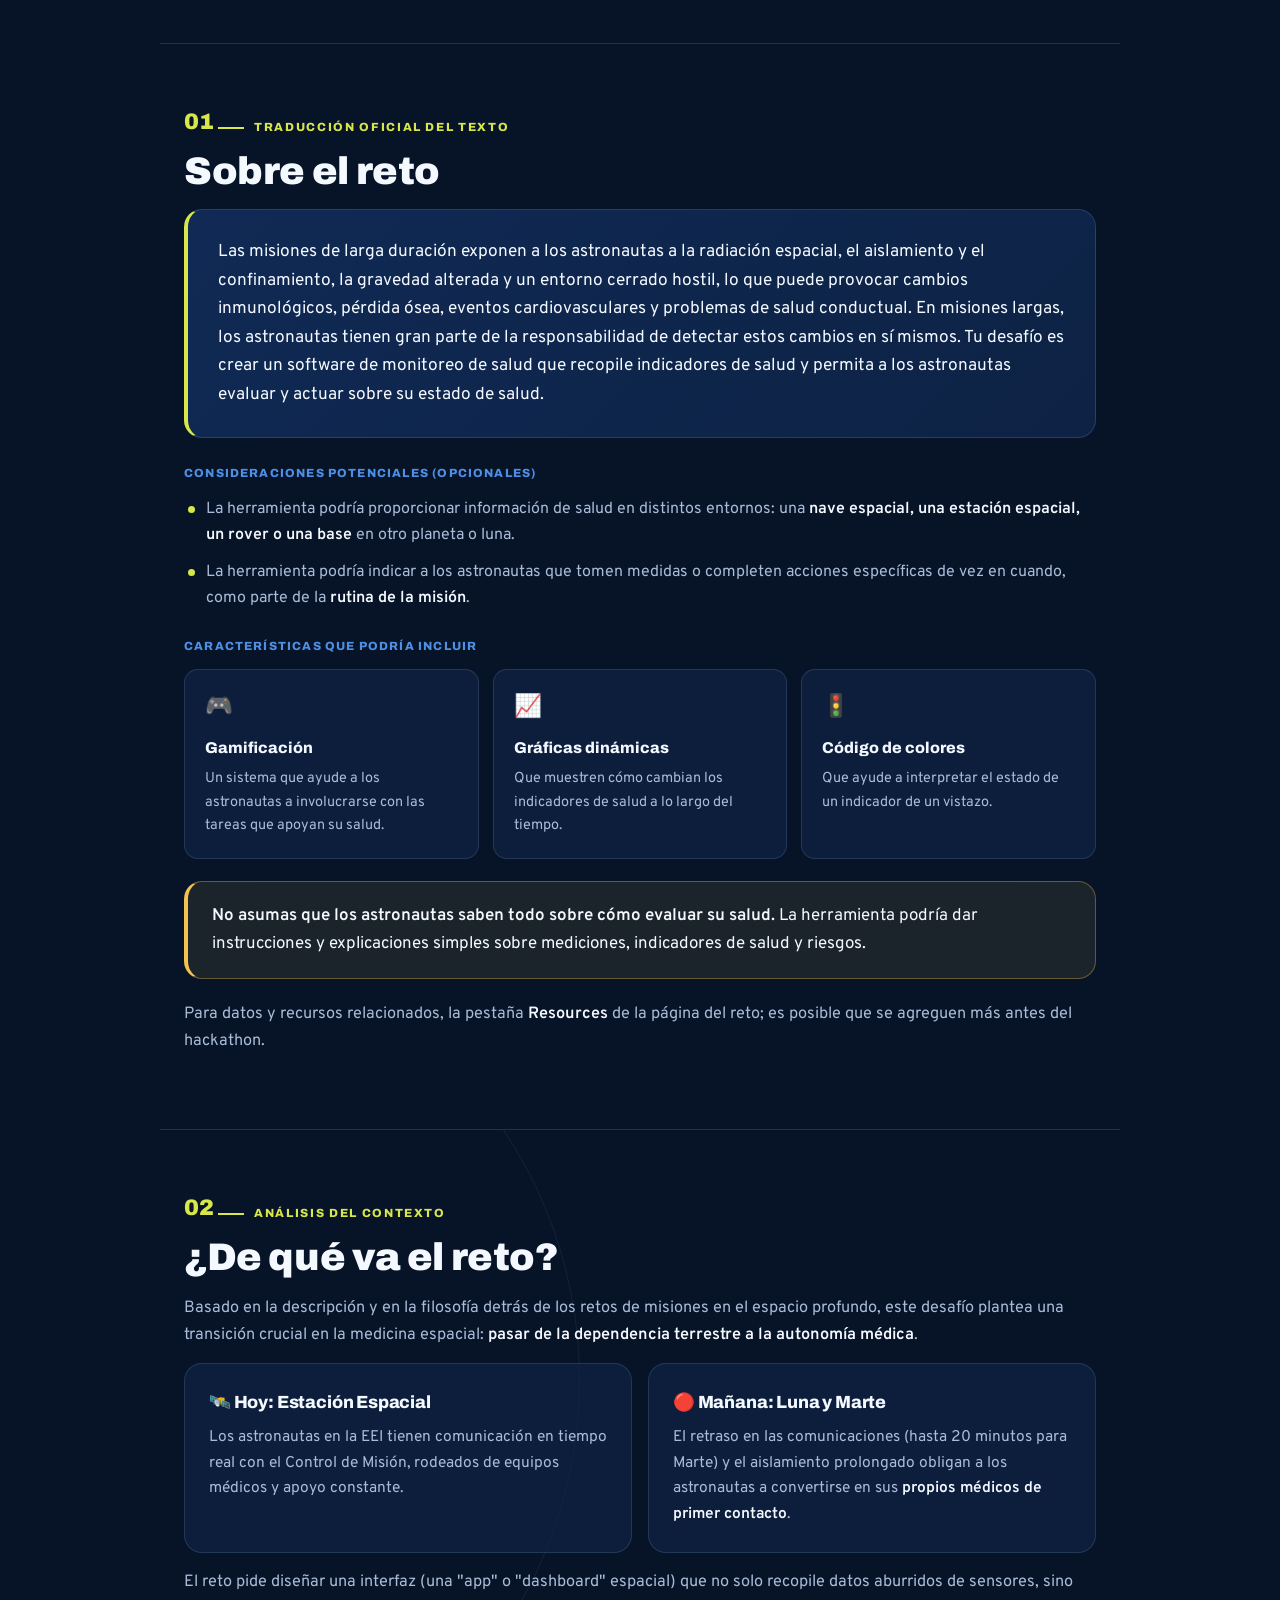
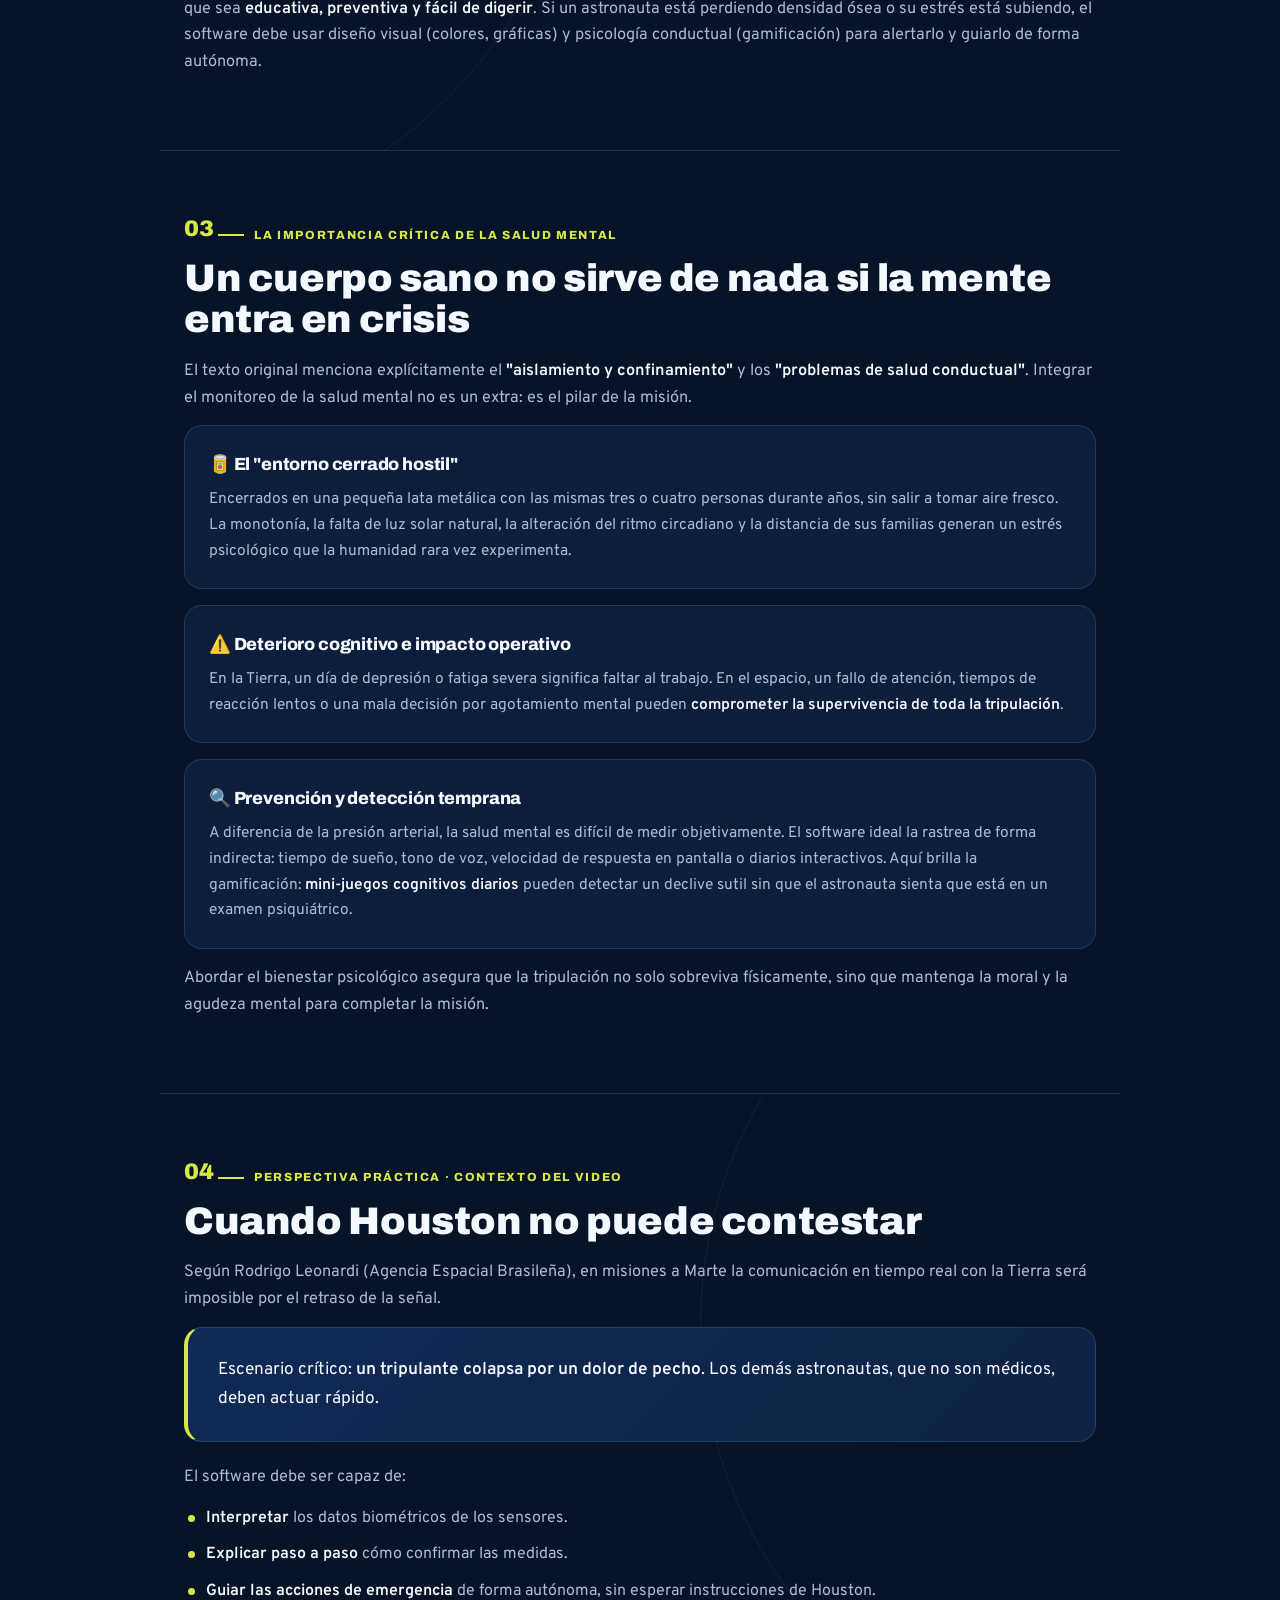
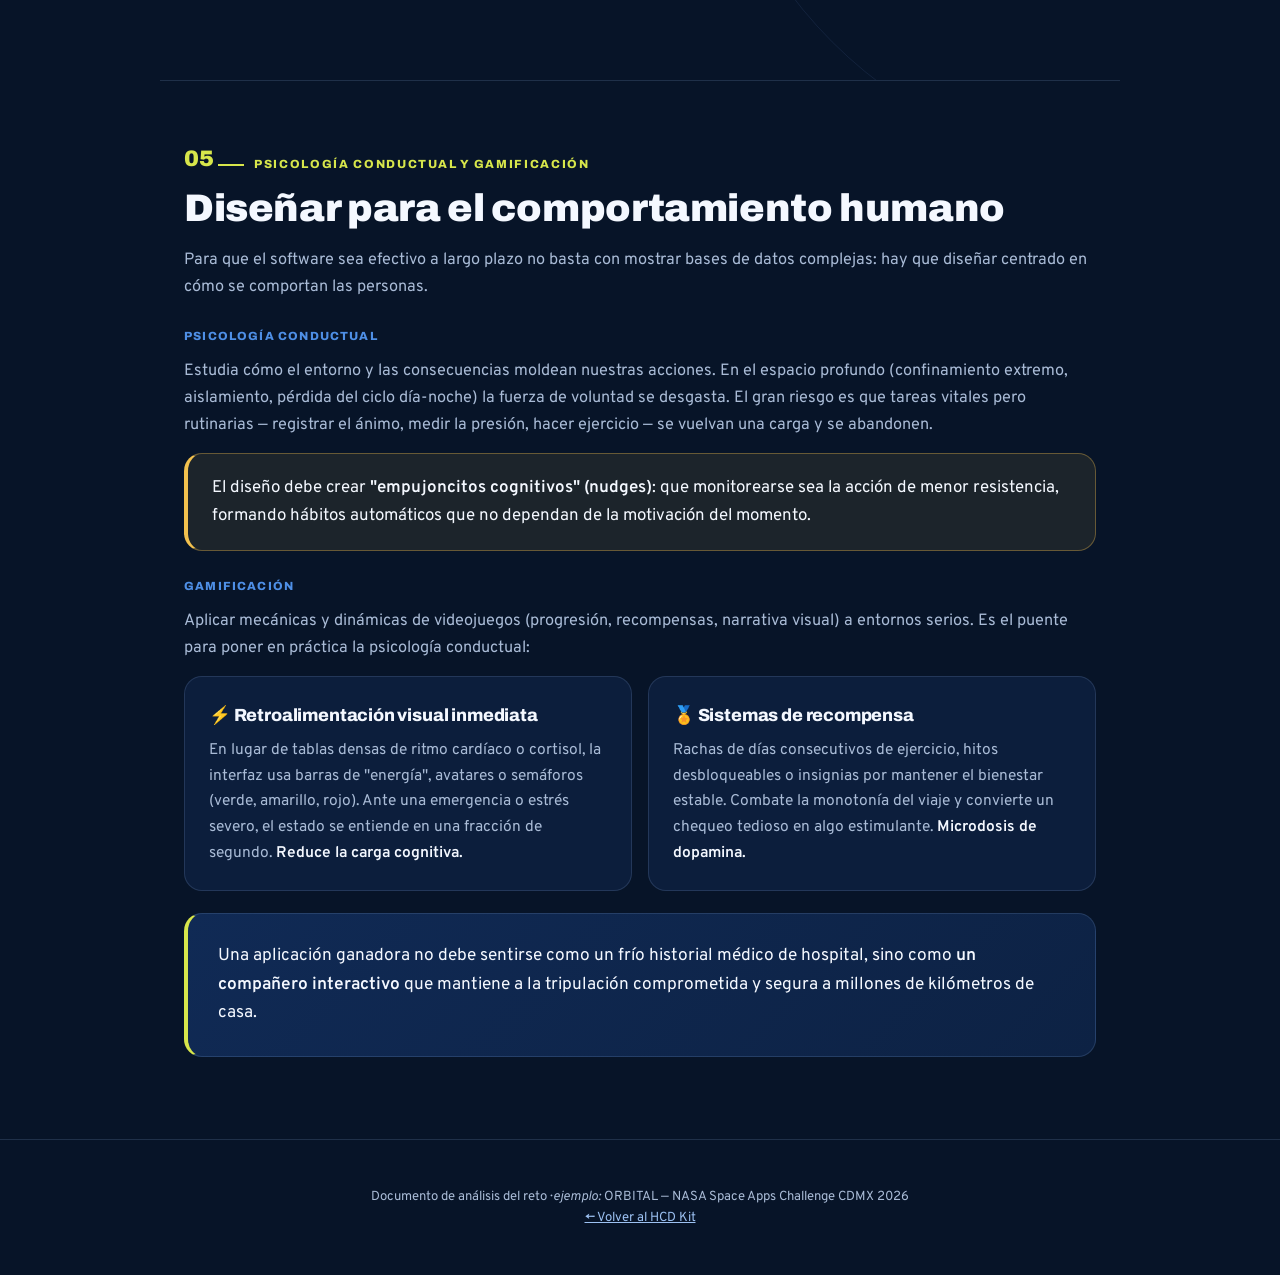
<file: reto.html>
<!DOCTYPE html>
<html lang="es">
<head>
<meta charset="UTF-8" />
<meta name="viewport" content="width=device-width, initial-scale=1.0" />
<title>Análisis del Reto · Salud Espacial</title>
<link rel="icon" type="image/png" sizes="32x32" href="favicon-32.png">
<link rel="icon" type="image/png" sizes="192x192" href="favicon-192.png">
<link rel="shortcut icon" href="favicon.ico">
<link rel="apple-touch-icon" href="apple-touch-icon.png">
<meta name="description" content="Objetivos, lineamientos y análisis del reto de monitoreo de salud para astronautas — NASA Space Apps CDMX 2026." />
<link rel="preconnect" href="https://fonts.googleapis.com" />
<link rel="preconnect" href="https://fonts.gstatic.com" crossorigin />
<link href="https://fonts.googleapis.com/css2?family=Archivo:wght@400;600;700;800;900&family=Overpass:wght@300;400;500;600;700&display=swap" rel="stylesheet" />
<style>
  :root{
    --navy-900:#071428;--navy-800:#0a1a33;--navy-700:#0d2244;--navy-600:#102a55;
    --royal:#1e52c8;--royal-bright:#2a66e6;--blue-soft:#4e8fe6;--blue-pale:#9cc1f2;
    --lime:#d7e64b;--white:#f4f8ff;--mute:#a9bbd6;--line:rgba(156,193,242,.16);
    --card:rgba(18,38,74,.6);--ok:#4ccb8f;--warn:#f2c14e;--crit:#ef6a5a;
    --maxw:960px;--r:18px;
  }
  *{box-sizing:border-box;margin:0;padding:0}
  html{scroll-behavior:smooth}
  body{font-family:"Overpass",system-ui,sans-serif;background:var(--navy-900);color:var(--white);line-height:1.65;-webkit-font-smoothing:antialiased;overflow-x:hidden}
  h1,h2,h3{font-family:"Archivo",sans-serif;letter-spacing:-.01em}
  .wrap{max-width:var(--maxw);margin:0 auto;padding:0 24px}
  .eyebrow{font-family:"Archivo";font-weight:800;text-transform:uppercase;letter-spacing:.14em;font-size:.74rem;color:var(--lime);display:inline-flex;align-items:center;gap:10px}
  .eyebrow::before{content:"";width:26px;height:2px;background:var(--lime);display:inline-block}
  section{position:relative;padding:60px 0}
  .divline{height:1px;background:var(--line);max-width:var(--maxw);margin:0 auto}
  .rings{position:absolute;inset:0;overflow:hidden;pointer-events:none;z-index:0}
  .rings span{position:absolute;border-radius:50%;border:1px solid rgba(120,160,230,.10)}
  .inner{position:relative;z-index:1}
  .numtag{font-family:"Archivo";font-weight:900;color:var(--lime);font-size:1.4rem}
  h2{font-size:clamp(1.7rem,3.6vw,2.4rem);font-weight:900;line-height:1.06;margin:10px 0 18px}
  p{color:var(--mute);margin-bottom:14px;font-size:1.02rem}
  p b,li b{color:var(--white);font-weight:600}

  .topbar{position:sticky;top:0;z-index:10;background:rgba(7,20,40,.85);backdrop-filter:blur(10px);border-bottom:1px solid var(--line)}
  .topbar .wrap{display:flex;align-items:center;justify-content:space-between;height:56px}
  .back{color:var(--blue-pale);text-decoration:none;font-family:"Archivo";font-weight:700;font-size:.86rem;display:inline-flex;align-items:center;gap:8px}
  .back:hover{color:var(--lime)}
  .toc{display:flex;gap:16px;font-size:.8rem}
  .toc a{color:var(--mute);text-decoration:none}
  .toc a:hover{color:var(--white)}

  .hero{background:
      radial-gradient(900px 560px at 85% 10%, rgba(30,82,200,.42), transparent 60%),
      linear-gradient(180deg,var(--navy-800),var(--navy-900));padding:80px 0 60px}
  .hero h1{font-weight:900;font-size:clamp(2.3rem,5.6vw,4rem);line-height:.98;margin:16px 0 18px}
  .hero h1 .hl{color:var(--lime)}
  .hero .lead{color:var(--blue-pale);font-size:1.15rem;max-width:56ch}
  .chips{display:flex;flex-wrap:wrap;gap:10px;margin-top:26px}
  .chip{border:1px solid var(--line);background:rgba(10,26,51,.5);border-radius:999px;padding:7px 14px;font-size:.8rem;color:var(--blue-pale)}

  .quote{background:linear-gradient(135deg,var(--navy-600),var(--navy-700));border:1px solid var(--line);border-left:4px solid var(--lime);border-radius:var(--r);padding:28px 30px;margin-bottom:22px}
  .quote p{color:var(--white);font-size:1.08rem;margin:0}
  .callout{background:rgba(242,193,78,.09);border:1px solid rgba(242,193,78,.35);border-left:4px solid var(--warn);border-radius:var(--r);padding:20px 24px;margin:6px 0 22px}
  .callout p{color:var(--white);margin:0;font-size:1.06rem}

  .card{background:var(--card);border:1px solid var(--line);border-radius:var(--r);padding:24px;margin-bottom:16px}
  .card h3{font-size:1.1rem;font-weight:800;margin-bottom:8px;display:flex;align-items:center;gap:10px}
  .card p{margin:0;font-size:.97rem}
  .grid2{display:grid;grid-template-columns:1fr 1fr;gap:16px}
  .grid3{display:grid;grid-template-columns:repeat(3,1fr);gap:14px}
  .feat{background:var(--card);border:1px solid var(--line);border-radius:14px;padding:20px}
  .feat .ic{font-size:1.4rem;margin-bottom:8px}
  .feat h4{font-family:"Archivo";font-weight:800;font-size:.98rem;margin-bottom:6px}
  .feat p{font-size:.9rem;margin:0}
  .sub{font-family:"Archivo";font-weight:800;text-transform:uppercase;letter-spacing:.1em;font-size:.74rem;color:var(--blue-soft);margin:26px 0 12px}
  ul.clean{list-style:none;display:grid;gap:10px;margin-bottom:16px}
  ul.clean li{padding-left:22px;position:relative;color:var(--mute)}
  ul.clean li::before{content:"";position:absolute;left:4px;top:10px;width:7px;height:7px;border-radius:50%;background:var(--lime)}
  .qs{display:grid;gap:10px}
  .qs div{background:rgba(30,82,200,.15);border:1px solid var(--line);border-radius:12px;padding:13px 16px;color:var(--white);font-size:.95rem}
  .src-note{font-size:.8rem;color:var(--mute);margin-top:8px;font-style:italic}

  footer{padding:46px 0;text-align:center;color:var(--mute);font-size:.82rem;border-top:1px solid var(--line)}
  footer a{color:var(--blue-pale)}

  @media(max-width:760px){
    .grid2,.grid3{grid-template-columns:1fr}
    .toc{display:none}
  }
</style>
</head>
<body>

<div class="topbar">
  <div class="wrap">
    <a class="back" href="index.html">← Volver al HCD Kit</a>
    <nav class="toc">
      <a href="#objetivos">Objetivos</a>
      <a href="#texto">Texto oficial</a>
      <a href="#contexto">Contexto</a>
      <a href="#mental">Salud mental</a>
      <a href="#video">Video</a>
      <a href="#gamificacion">Gamificación</a>
    </nav>
  </div>
</div>

<header class="hero">
  <div class="rings">
    <span style="width:700px;height:700px;top:-160px;right:-200px"></span>
    <span style="width:1000px;height:1000px;top:-300px;right:-340px"></span>
  </div>
  <div class="wrap inner">
    <div class="eyebrow">Documento de análisis del reto</div>
    <h1>Software de monitoreo de salud para <span class="hl">astronautas</span></h1>
    <p class="lead">Objetivos, lineamientos y análisis completo del reto. Nuestro punto de referencia común antes de decidir qué construimos.</p>
    <div class="chips">
      <span class="chip">NASA Space Apps · CDMX 2026</span>
      <span class="chip">Reto: Health Monitoring Software for Astronauts on Space Missions</span>
    </div>
  </div>
</header>

<!-- OBJETIVOS -->
<section id="objetivos">
  <div class="wrap inner">
    <span class="numtag">00</span>
    <div class="eyebrow" style="margin-top:8px">Objetivos oficiales</div>
    <h2>Lo que nos pide el reto</h2>
    <div class="quote"><p>Tu desafío es crear una <b>herramienta visual</b> que ayude a los astronautas a <b>evaluar su propia salud</b> durante las misiones espaciales y que brinde orientación sobre tratamientos y mejoras de salud.</p></div>
    <p>Pueden recopilar datos del usuario mediante cualquier tipo de entrada — texto con teclado, clics del mouse o imágenes de cámara, por ejemplo. Se puede usar cualquier tipo de dato, siempre que represente un indicador de salud, como niveles de glucosa en mg/dL o imágenes de ultrasonido.</p>
    <p>Pueden usar los recursos del <b>Human Research Program de la NASA</b> y los recursos públicos de otras agencias espaciales para entender cómo los peligros del vuelo espacial afectan la salud humana y decidir qué indicadores son útiles y cómo apoyan una evaluación rápida.</p>

    <div class="sub">Preguntas que vale la pena considerar</div>
    <div class="qs">
      <div>¿Qué mediciones se pueden realizar en el espacio?</div>
      <div>¿Por qué es necesario un examen?</div>
      <div>¿Cómo afectan los peligros del vuelo espacial a estos indicadores de salud?</div>
      <div>¿Cuándo un resultado amerita la atención de la tripulación o de los médicos de vuelo en Tierra?</div>
      <div>¿Qué acciones se pueden tomar para prevenir una condición de salud crítica?</div>
    </div>

    <div class="card" style="margin-top:20px">
      <h3>🖥️ El diseño de interfaz importa</h3>
      <p>El diseño de la interfaz juega un papel importante para presentar métricas y diagnósticos con claridad. Se puede aprovechar la animación y la interactividad — por ejemplo, una <b>figura humana donde cada parte del cuerpo es clicable</b> y muestra información sobre su función y estado de salud.</p>
    </div>
    <p class="src-note">Fuente: sección <em>Objectives</em> de la página oficial del reto (traducción).</p>
  </div>
</section>
<div class="divline"></div>

<!-- 1 TEXTO OFICIAL -->
<section id="texto">
  <div class="wrap inner">
    <span class="numtag">01</span>
    <div class="eyebrow" style="margin-top:8px">Traducción oficial del texto</div>
    <h2>Sobre el reto</h2>
    <div class="quote"><p>Las misiones de larga duración exponen a los astronautas a la radiación espacial, el aislamiento y el confinamiento, la gravedad alterada y un entorno cerrado hostil, lo que puede provocar cambios inmunológicos, pérdida ósea, eventos cardiovasculares y problemas de salud conductual. En misiones largas, los astronautas tienen gran parte de la responsabilidad de detectar estos cambios en sí mismos. Tu desafío es crear un software de monitoreo de salud que recopile indicadores de salud y permita a los astronautas evaluar y actuar sobre su estado de salud.</p></div>

    <div class="sub">Consideraciones potenciales (opcionales)</div>
    <ul class="clean">
      <li>La herramienta podría proporcionar información de salud en distintos entornos: una <b>nave espacial, una estación espacial, un rover o una base</b> en otro planeta o luna.</li>
      <li>La herramienta podría indicar a los astronautas que tomen medidas o completen acciones específicas de vez en cuando, como parte de la <b>rutina de la misión</b>.</li>
    </ul>

    <div class="sub">Características que podría incluir</div>
    <div class="grid3">
      <div class="feat"><div class="ic">🎮</div><h4>Gamificación</h4><p>Un sistema que ayude a los astronautas a involucrarse con las tareas que apoyan su salud.</p></div>
      <div class="feat"><div class="ic">📈</div><h4>Gráficas dinámicas</h4><p>Que muestren cómo cambian los indicadores de salud a lo largo del tiempo.</p></div>
      <div class="feat"><div class="ic">🚦</div><h4>Código de colores</h4><p>Que ayude a interpretar el estado de un indicador de un vistazo.</p></div>
    </div>

    <div class="callout" style="margin-top:22px"><p><b>No asumas que los astronautas saben todo sobre cómo evaluar su salud.</b> La herramienta podría dar instrucciones y explicaciones simples sobre mediciones, indicadores de salud y riesgos.</p></div>
    <p>Para datos y recursos relacionados, la pestaña <b>Resources</b> de la página del reto; es posible que se agreguen más antes del hackathon.</p>
  </div>
</section>
<div class="divline"></div>

<!-- 2 CONTEXTO -->
<section id="contexto">
  <div class="rings"><span style="width:900px;height:900px;top:-200px;left:-320px"></span></div>
  <div class="wrap inner">
    <span class="numtag">02</span>
    <div class="eyebrow" style="margin-top:8px">Análisis del contexto</div>
    <h2>¿De qué va el reto?</h2>
    <p>Basado en la descripción y en la filosofía detrás de los retos de misiones en el espacio profundo, este desafío plantea una transición crucial en la medicina espacial: <b>pasar de la dependencia terrestre a la autonomía médica</b>.</p>
    <div class="grid2">
      <div class="card"><h3>🛰️ Hoy: Estación Espacial</h3><p>Los astronautas en la EEI tienen comunicación en tiempo real con el Control de Misión, rodeados de equipos médicos y apoyo constante.</p></div>
      <div class="card"><h3>🔴 Mañana: Luna y Marte</h3><p>El retraso en las comunicaciones (hasta 20 minutos para Marte) y el aislamiento prolongado obligan a los astronautas a convertirse en sus <b>propios médicos de primer contacto</b>.</p></div>
    </div>
    <p>El reto pide diseñar una interfaz (una "app" o "dashboard" espacial) que no solo recopile datos aburridos de sensores, sino que sea <b>educativa, preventiva y fácil de digerir</b>. Si un astronauta está perdiendo densidad ósea o su estrés está subiendo, el software debe usar diseño visual (colores, gráficas) y psicología conductual (gamificación) para alertarlo y guiarlo de forma autónoma.</p>
  </div>
</section>
<div class="divline"></div>

<!-- 3 SALUD MENTAL -->
<section id="mental">
  <div class="wrap inner">
    <span class="numtag">03</span>
    <div class="eyebrow" style="margin-top:8px">La importancia crítica de la salud mental</div>
    <h2>Un cuerpo sano no sirve de nada si la mente entra en crisis</h2>
    <p>El texto original menciona explícitamente el <b>"aislamiento y confinamiento"</b> y los <b>"problemas de salud conductual"</b>. Integrar el monitoreo de la salud mental no es un extra: es el pilar de la misión.</p>
    <div class="card"><h3>🥫 El "entorno cerrado hostil"</h3><p>Encerrados en una pequeña lata metálica con las mismas tres o cuatro personas durante años, sin salir a tomar aire fresco. La monotonía, la falta de luz solar natural, la alteración del ritmo circadiano y la distancia de sus familias generan un estrés psicológico que la humanidad rara vez experimenta.</p></div>
    <div class="card"><h3>⚠️ Deterioro cognitivo e impacto operativo</h3><p>En la Tierra, un día de depresión o fatiga severa significa faltar al trabajo. En el espacio, un fallo de atención, tiempos de reacción lentos o una mala decisión por agotamiento mental pueden <b>comprometer la supervivencia de toda la tripulación</b>.</p></div>
    <div class="card"><h3>🔍 Prevención y detección temprana</h3><p>A diferencia de la presión arterial, la salud mental es difícil de medir objetivamente. El software ideal la rastrea de forma indirecta: tiempo de sueño, tono de voz, velocidad de respuesta en pantalla o diarios interactivos. Aquí brilla la gamificación: <b>mini-juegos cognitivos diarios</b> pueden detectar un declive sutil sin que el astronauta sienta que está en un examen psiquiátrico.</p></div>
    <p>Abordar el bienestar psicológico asegura que la tripulación no solo sobreviva físicamente, sino que mantenga la moral y la agudeza mental para completar la misión.</p>
  </div>
</section>
<div class="divline"></div>

<!-- 4 VIDEO -->
<section id="video">
  <div class="rings"><span style="width:900px;height:900px;top:-220px;right:-320px"></span></div>
  <div class="wrap inner">
    <span class="numtag">04</span>
    <div class="eyebrow" style="margin-top:8px">Perspectiva práctica · contexto del video</div>
    <h2>Cuando Houston no puede contestar</h2>
    <p>Según Rodrigo Leonardi (Agencia Espacial Brasileña), en misiones a Marte la comunicación en tiempo real con la Tierra será imposible por el retraso de la señal.</p>
    <div class="quote"><p>Escenario crítico: <b>un tripulante colapsa por un dolor de pecho</b>. Los demás astronautas, que no son médicos, deben actuar rápido.</p></div>
    <p>El software debe ser capaz de:</p>
    <ul class="clean">
      <li><b>Interpretar</b> los datos biométricos de los sensores.</li>
      <li><b>Explicar paso a paso</b> cómo confirmar las medidas.</li>
      <li><b>Guiar las acciones de emergencia</b> de forma autónoma, sin esperar instrucciones de Houston.</li>
    </ul>
  </div>
</section>
<div class="divline"></div>

<!-- 5 GAMIFICACION -->
<section id="gamificacion">
  <div class="wrap inner">
    <span class="numtag">05</span>
    <div class="eyebrow" style="margin-top:8px">Psicología conductual y gamificación</div>
    <h2>Diseñar para el comportamiento humano</h2>
    <p>Para que el software sea efectivo a largo plazo no basta con mostrar bases de datos complejas: hay que diseñar centrado en cómo se comportan las personas.</p>

    <div class="sub">Psicología conductual</div>
    <p>Estudia cómo el entorno y las consecuencias moldean nuestras acciones. En el espacio profundo (confinamiento extremo, aislamiento, pérdida del ciclo día-noche) la fuerza de voluntad se desgasta. El gran riesgo es que tareas vitales pero rutinarias — registrar el ánimo, medir la presión, hacer ejercicio — se vuelvan una carga y se abandonen.</p>
    <div class="callout"><p>El diseño debe crear <b>"empujoncitos cognitivos" (nudges)</b>: que monitorearse sea la acción de menor resistencia, formando hábitos automáticos que no dependan de la motivación del momento.</p></div>

    <div class="sub">Gamificación</div>
    <p>Aplicar mecánicas y dinámicas de videojuegos (progresión, recompensas, narrativa visual) a entornos serios. Es el puente para poner en práctica la psicología conductual:</p>
    <div class="grid2">
      <div class="card"><h3>⚡ Retroalimentación visual inmediata</h3><p>En lugar de tablas densas de ritmo cardíaco o cortisol, la interfaz usa barras de "energía", avatares o semáforos (verde, amarillo, rojo). Ante una emergencia o estrés severo, el estado se entiende en una fracción de segundo. <b>Reduce la carga cognitiva.</b></p></div>
      <div class="card"><h3>🏅 Sistemas de recompensa</h3><p>Rachas de días consecutivos de ejercicio, hitos desbloqueables o insignias por mantener el bienestar estable. Combate la monotonía del viaje y convierte un chequeo tedioso en algo estimulante. <b>Microdosis de dopamina.</b></p></div>
    </div>
    <div class="quote" style="margin-top:6px"><p>Una aplicación ganadora no debe sentirse como un frío historial médico de hospital, sino como <b>un compañero interactivo</b> que mantiene a la tripulación comprometida y segura a millones de kilómetros de casa.</p></div>
  </div>
</section>

<footer>
  Documento de análisis del reto · <em>ejemplo:</em> ORBITAL — NASA Space Apps Challenge CDMX 2026<br/>
  <a href="index.html">← Volver al HCD Kit</a>
</footer>

</body>
</html>
</file>
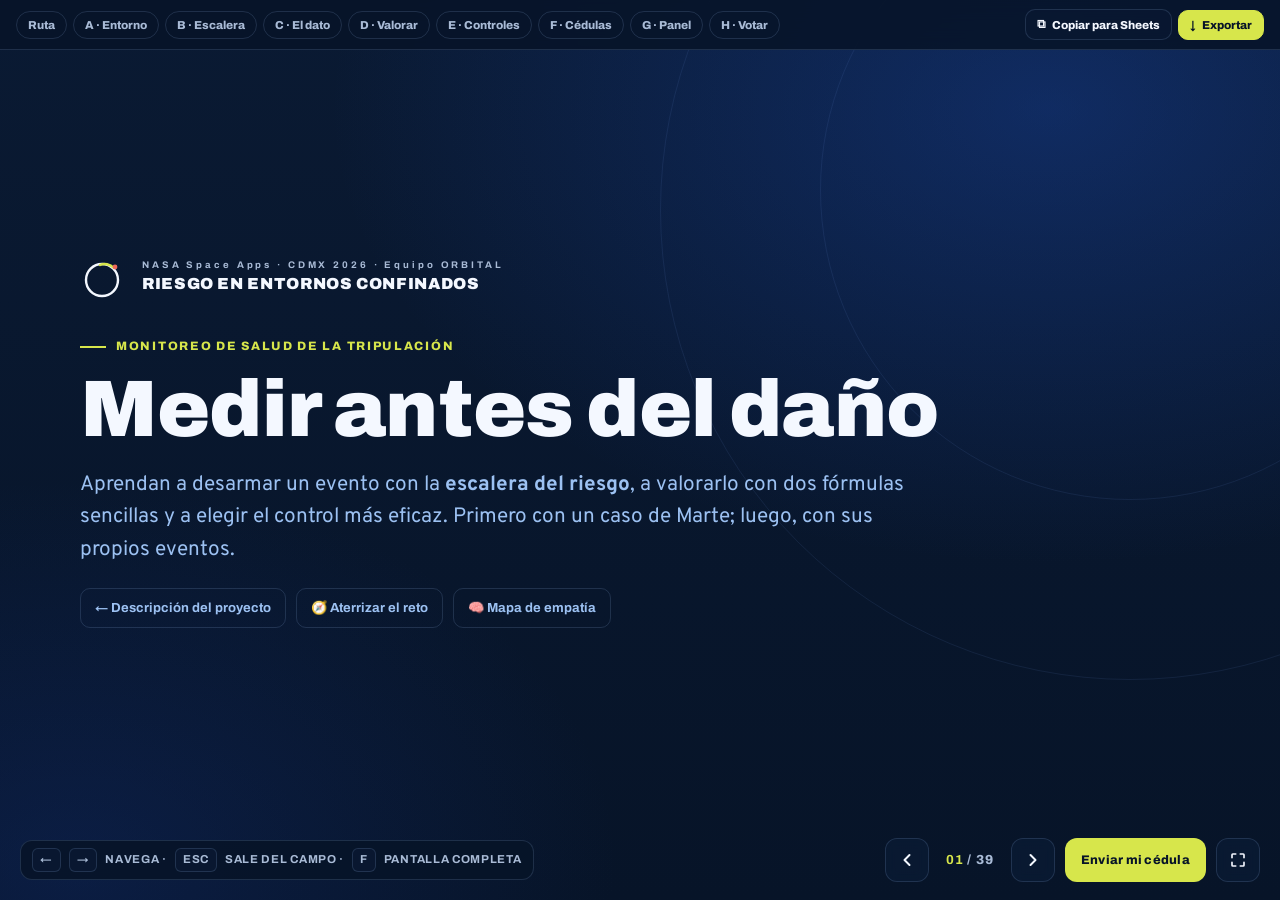
<file: riesgo.html>
<!DOCTYPE html>
<html lang="es">
<head>
<meta charset="UTF-8" />
<meta name="viewport" content="width=device-width, initial-scale=1.0" />
<title>ORBITAL · Riesgo en entornos confinados</title>
<link rel="icon" type="image/png" sizes="32x32" href="favicon-32.png">
<link rel="icon" type="image/png" sizes="192x192" href="favicon-192.png">
<link rel="shortcut icon" href="favicon.ico">
<link rel="apple-touch-icon" href="apple-touch-icon.png">
<meta name="description" content="Escalera del riesgo, Grado de Peligrosidad (William Fine), Grado de Riesgo (NASA), indicadores adelantados y rezagados, jerarquía de controles y cédulas 1–4 llenables en equipo, con dos ejemplos. NASA Space Apps CDMX 2026." />
<link rel="preconnect" href="https://fonts.googleapis.com" />
<link rel="preconnect" href="https://fonts.gstatic.com" crossorigin />
<link href="https://fonts.googleapis.com/css2?family=Archivo:wght@400;600;700;800;900&family=Overpass:wght@300;400;500;600;700&display=swap" rel="stylesheet" />
<style>
  :root{
    --navy-900:#071428;--navy-800:#0a1a33;--navy-700:#0d2244;--navy-600:#102a55;
    --royal:#1e52c8;--royal-bright:#2a66e6;--blue-soft:#4e8fe6;--blue-pale:#9cc1f2;
    --lime:#d7e64b;--white:#f4f8ff;--mute:#a9bbd6;--line:rgba(156,193,242,.16);
    --card:rgba(18,38,74,.6);--ok:#4ccb8f;--warn:#f2c14e;--crit:#ef6a5a;
  }
  *{box-sizing:border-box;margin:0;padding:0}
  html,body{height:100%}
  body{font-family:"Overpass",system-ui,sans-serif;background:var(--navy-900);color:var(--white);line-height:1.55;-webkit-font-smoothing:antialiased;overflow:hidden}
  h1,h2,h3,h4,h5{font-family:"Archivo",sans-serif;letter-spacing:-.01em}
  a{color:var(--blue-soft)}

  /* ---------- DECK ---------- */
  .deck{position:fixed;inset:0;background:
      radial-gradient(1200px 760px at 82% 12%, rgba(30,82,200,.32), transparent 60%),
      radial-gradient(900px 640px at 6% 96%, rgba(20,50,130,.3), transparent 60%),
      linear-gradient(180deg,var(--navy-800),var(--navy-900))}
  .slide{position:absolute;inset:0;display:flex;flex-direction:column;justify-content:flex-start;
    padding:clamp(70px,10vh,96px) clamp(22px,6vw,96px) clamp(88px,12vh,110px);
    opacity:0;visibility:hidden;transform:scale(.985);
    transition:opacity .45s ease,transform .55s cubic-bezier(.2,.7,.2,1),visibility .45s;overflow-y:auto}
  .slide.active{opacity:1;visibility:visible;transform:none;z-index:2}
  .sin{width:100%;max-width:1120px;margin:auto}
  .rings{position:absolute;inset:0;overflow:hidden;pointer-events:none;z-index:0}
  .rings span{position:absolute;border-radius:50%;border:1px solid rgba(120,160,230,.10)}
  .r{opacity:0;transform:translateY(22px);transition:opacity .55s cubic-bezier(.2,.7,.2,1),transform .55s cubic-bezier(.2,.7,.2,1)}
  .slide.active .r{opacity:1;transform:none;transition-delay:var(--d,0s)}

  .eyebrow{font-family:"Archivo";font-weight:800;text-transform:uppercase;letter-spacing:.14em;font-size:clamp(.66rem,1.1vw,.76rem);color:var(--lime);display:inline-flex;align-items:center;gap:10px}
  .eyebrow::before{content:"";width:26px;height:2px;background:var(--lime);display:inline-block}
  h2.title{font-size:clamp(1.7rem,4.2vw,3rem);font-weight:900;line-height:1.03;margin:8px 0 12px}
  .sub{color:var(--mute);font-size:clamp(.98rem,1.6vw,1.12rem);max-width:74ch}
  .sub b{color:var(--white)}
  .hl{color:var(--lime)} em{color:var(--blue-soft);font-style:normal}
  .src{color:var(--mute);font-size:.74rem;margin-top:12px;opacity:.85}
  .src a{color:var(--mute)}
  .tag{display:inline-block;font-family:"Archivo";font-weight:800;font-size:.66rem;letter-spacing:.06em;text-transform:uppercase;padding:3px 9px;border-radius:999px}
  .t-ok{background:rgba(76,203,143,.15);color:var(--ok)}
  .t-warn{background:rgba(242,193,78,.15);color:var(--warn)}
  .t-crit{background:rgba(239,106,90,.16);color:var(--crit)}
  .t-mute{background:rgba(156,193,242,.1);color:var(--mute)}
  .t-lead{background:rgba(242,193,78,.15);color:var(--warn)}
  .t-lag{background:rgba(239,106,90,.16);color:var(--crit)}
  .callout{margin-top:16px;background:rgba(215,230,75,.08);border-left:3px solid var(--lime);border-radius:0 12px 12px 0;padding:13px 17px;color:var(--mute);font-size:.95rem}
  .callout b{color:var(--lime)}
  .statement{background:linear-gradient(135deg,var(--navy-600),var(--navy-700));border:1px solid var(--line);border-left:5px solid var(--lime);border-radius:16px;padding:clamp(18px,2.6vw,28px) clamp(20px,3vw,32px);font-family:"Archivo";font-weight:600;font-size:clamp(1.05rem,2.1vw,1.5rem);line-height:1.35;margin-top:18px}
  .statement small{display:block;font-family:"Overpass";font-weight:400;color:var(--mute);font-size:.9rem;margin-top:6px}
  .btn{cursor:pointer;font-family:"Archivo";font-weight:800;font-size:.85rem;border-radius:11px;padding:11px 17px;border:1px solid var(--line);background:rgba(10,26,51,.6);color:var(--white);transition:.2s;display:inline-flex;align-items:center;gap:8px;text-decoration:none}
  .btn:hover{border-color:var(--lime);color:var(--lime)}
  .btn.prime{background:var(--lime);color:#071428;border-color:var(--lime)}
  .btn.prime:hover{color:#071428;filter:brightness(1.05)}
  .btn.ex{color:var(--blue-soft);border-style:dashed;border-color:rgba(78,143,230,.5)}
  .btn:disabled{opacity:.35;cursor:default}
  .btnrow{display:flex;gap:10px;flex-wrap:wrap;margin-top:16px}

  /* portada */
  .brandmark{display:flex;align-items:center;gap:14px;margin-bottom:30px}
  .logo-ring{width:48px;height:48px;flex:0 0 auto}
  .brandmark small{display:block;font-size:.6rem;letter-spacing:.3em;color:var(--mute);font-weight:700;font-family:"Archivo"}
  .brandmark b{font-size:1rem;letter-spacing:.04em;font-family:"Archivo";font-weight:900;text-transform:uppercase}
  .hero h1{font-weight:900;font-size:clamp(2.4rem,7vw,5rem);line-height:.98;margin:14px 0 20px}
  .hero .lead{color:var(--blue-pale);font-size:clamp(1.02rem,2vw,1.3rem);max-width:64ch;margin-bottom:22px}
  .backlinks{display:flex;gap:10px;flex-wrap:wrap}
  .backlinks a{font-family:"Archivo";font-weight:700;font-size:.82rem;color:var(--blue-pale);text-decoration:none;border:1px solid var(--line);border-radius:10px;padding:9px 14px}
  .backlinks a:hover{border-color:var(--blue-soft);color:var(--white)}

  /* grids & cards */
  .g2{display:grid;grid-template-columns:1fr 1fr;gap:18px;margin-top:18px}
  .g3{display:grid;grid-template-columns:repeat(3,1fr);gap:16px;margin-top:18px}
  .g4{display:grid;grid-template-columns:repeat(4,1fr);gap:14px;margin-top:18px}
  .g5{display:grid;grid-template-columns:repeat(5,1fr);gap:12px;margin-top:18px}
  .card{background:var(--card);border:1px solid var(--line);border-radius:16px;padding:clamp(16px,2vw,22px)}
  .card .ic{font-size:1.4rem}
  .card h4{font-size:clamp(1rem,1.6vw,1.15rem);font-weight:800;margin:6px 0 6px}
  .card p{color:var(--mute);font-size:clamp(.88rem,1.35vw,.98rem)}
  .card p b{color:var(--white)}
  .card .big{font-family:"Archivo";font-weight:900;font-size:clamp(2rem,4vw,3rem);line-height:1}
  .card.top-c{border-top:3px solid var(--c,var(--blue-soft))}
  .card .kk{font-family:"Archivo";font-weight:800;font-size:.7rem;letter-spacing:.1em;text-transform:uppercase;color:var(--c,var(--blue-soft))}
  .numq{font-family:"Archivo";font-weight:900;color:var(--lime);font-size:clamp(1.6rem,3vw,2.2rem);line-height:1}
  .chips{display:flex;flex-wrap:wrap;gap:8px;margin-top:14px}
  .chips span{border:1px solid var(--line);border-radius:999px;padding:5px 12px;font-size:.84rem;color:var(--blue-pale)}

  /* tables */
  .tbl{width:100%;border-collapse:collapse;font-size:clamp(.82rem,1.3vw,.95rem)}
  .tbl th,.tbl td{padding:10px 12px;border-bottom:1px solid var(--line);text-align:left;vertical-align:top}
  .tbl th{font-family:"Archivo";font-weight:800;font-size:.7rem;letter-spacing:.06em;text-transform:uppercase;color:var(--blue-soft);background:rgba(10,26,51,.7)}
  .tbl td.num{text-align:right;font-variant-numeric:tabular-nums}
  .tbl td small{color:var(--mute)}
  .tbl tr.lead td{background:rgba(242,193,78,.07)}
  .tbl tr.lag td{background:rgba(239,106,90,.09)}
  .tbl td.note{color:var(--mute);font-style:italic}
  .tblwrap{overflow-x:auto;border:1px solid var(--line);border-radius:14px;margin-top:16px}

  /* staircase */
  .stairwrap{display:grid;grid-template-columns:minmax(0,1fr) minmax(0,1.05fr);gap:26px;margin-top:18px;align-items:start}
  .stairs{display:grid;gap:9px}
  .stair{cursor:pointer;text-align:left;display:flex;align-items:center;gap:14px;background:linear-gradient(90deg,rgba(30,82,200,.55),rgba(30,82,200,.25));border:1px solid var(--line);border-left:4px solid var(--c,var(--blue-soft));border-radius:12px;padding:13px 16px;color:var(--white);transition:.2s;font:inherit}
  .stair:hover{filter:brightness(1.15)}
  .stair.on{background:linear-gradient(90deg,rgba(42,102,230,.85),rgba(30,82,200,.45));box-shadow:0 0 0 2px var(--c,var(--lime)) inset}
  .stair .n{font-family:"Archivo";font-weight:900;font-size:.8rem;color:var(--mute);width:18px}
  .stair .nm{font-family:"Archivo";font-weight:900;font-size:clamp(1rem,1.7vw,1.25rem);min-width:118px}
  .stair .df{color:var(--blue-pale);font-size:.84rem}
  .stair[data-i="2"]{margin-left:20px}.stair[data-i="3"]{margin-left:40px}.stair[data-i="4"]{margin-left:60px}.stair[data-i="5"]{margin-left:80px}
  .detail{background:var(--card);border:1px solid var(--line);border-radius:18px;padding:22px}
  .detail .lvl{font-family:"Archivo";font-weight:800;font-size:.72rem;letter-spacing:.1em;text-transform:uppercase;color:var(--mute)}
  .detail h3{font-size:clamp(1.5rem,2.8vw,2rem);font-weight:900;margin:4px 0 6px}
  .detail .def{color:var(--blue-pale);margin-bottom:14px}
  .detail .mars{background:linear-gradient(135deg,var(--navy-600),var(--navy-700));border:1px solid var(--line);border-left:4px solid var(--c,var(--lime));border-radius:12px;padding:14px 16px;margin-bottom:12px}
  .detail .mars .ml{font-family:"Archivo";font-weight:800;font-size:.7rem;letter-spacing:.08em;text-transform:uppercase;color:var(--lime);margin-bottom:5px}
  .detail .mars p{font-family:"Archivo";font-weight:600;font-size:clamp(1rem,1.8vw,1.2rem);line-height:1.35}
  .detail .ask{color:var(--mute);font-size:.92rem;border-top:1px dashed var(--line);padding-top:12px}
  .detail .ask b{color:var(--white)}
  .detail .nav{display:flex;gap:10px;margin-top:14px}

  /* charts */
  .chartcard{background:var(--card);border:1px solid var(--line);border-radius:16px;padding:16px 16px 8px}
  .chartcard h4{font-size:.86rem;font-weight:800;margin-bottom:2px}
  .chartcard .cs{color:var(--mute);font-size:.76rem;margin-bottom:6px}
  .chartcard svg{width:100%;height:auto;display:block}
  .chartsep{height:10px}
  .legend{display:flex;flex-wrap:wrap;gap:14px;font-size:.78rem;color:var(--mute);margin:4px 0 6px}
  .legend span{display:inline-flex;align-items:center;gap:7px}
  .sw{width:14px;height:10px;border-radius:3px;display:inline-block}
  .datagrid{display:grid;grid-template-columns:minmax(0,1.35fr) minmax(0,1fr);gap:22px;margin-top:16px;align-items:start}
  .insight{display:none}
  .insight.on{display:block}

  /* valuation */
  .vcard .vk{font-family:"Archivo";font-weight:800;font-size:.7rem;letter-spacing:.1em;text-transform:uppercase;color:var(--blue-soft)}
  .vcard .formula{font-family:"Archivo";font-weight:900;font-size:clamp(1.3rem,2.4vw,1.8rem);color:var(--lime);margin:8px 0 6px}
  .vcard .calc{font-family:"Archivo";font-weight:700;font-size:1.05rem;margin-bottom:8px}
  .scaletbl td:first-child{font-family:"Archivo";font-weight:900;color:var(--lime);width:54px}
  .bands{display:grid;gap:8px;margin-top:12px}
  .bands div{display:flex;gap:10px;align-items:center;font-size:.88rem;color:var(--mute)}

  /* matrix */
  .rmatrix{display:grid;grid-template-columns:auto repeat(3,1fr);gap:4px;font-family:"Archivo";font-size:.76rem;margin-top:8px}
  .rmatrix>div{padding:8px 6px;border-radius:6px;text-align:center;font-weight:700;min-height:34px}
  .rmatrix .hd{background:#0b1730;color:var(--mute)}
  .rmatrix .sv{background:var(--royal);color:var(--white);text-align:left}
  .rmatrix .c-bajo{background:rgba(156,193,242,.28);color:#dfe9fb}
  .rmatrix .c-medio{background:rgba(215,230,75,.75);color:#071428}
  .rmatrix .c-alto{background:rgba(239,106,90,.85);color:#071428}
  .rmatrix .pick{outline:3px solid var(--white);outline-offset:-3px;box-shadow:0 0 14px rgba(255,255,255,.35)}
  .rmatrix .pick::after{content:" ●"}
  .rmatrix.big>div{min-height:74px;font-size:.8rem;display:flex;flex-direction:column;gap:5px;align-items:center;justify-content:flex-start}
  .rmatrix.big .sv,.rmatrix.big .hd{justify-content:center}
  .pin{display:inline-flex;align-items:center;justify-content:center;min-width:24px;height:24px;border-radius:7px;background:#071428;color:var(--lime);font-size:.74rem;font-weight:900;padding:0 6px;margin:1px}
  .pins{display:flex;flex-wrap:wrap;justify-content:center}

  /* pyramid */
  .pyr{display:grid;gap:8px;margin-top:16px;max-width:820px}
  .plevel{display:grid;grid-template-columns:auto 1fr auto;align-items:center;gap:14px;border-radius:999px;padding:11px 22px;font-family:"Archivo";font-weight:800}
  .plevel .pn{font-size:.78rem;opacity:.75}
  .plevel .pd{font-family:"Overpass";font-weight:500;font-size:.88rem;opacity:.9}
  .plevel .pm{font-size:.74rem;padding:4px 10px;border-radius:999px;background:rgba(7,20,40,.8);color:var(--lime);white-space:nowrap}
  .pl1{background:#0b1430;color:var(--white);border:1px solid var(--line)}
  .pl2{background:#1446d8;color:var(--white);margin:0 24px}
  .pl3{background:#2aa1f0;color:#071428;margin:0 48px}
  .pl4{background:#d7e64b;color:#071428;margin:0 72px}
  .pl5{background:#ef7d65;color:#071428;margin:0 96px}
  .notctrl{margin-top:14px;max-width:820px;background:rgba(239,106,90,.08);border:1px dashed rgba(239,106,90,.5);border-radius:14px;padding:13px 17px;color:var(--mute);font-size:.92rem}
  .notctrl b{color:var(--crit)}

  /* HAS / DOL / heuristics */
  .letter{font-family:"Archivo";font-weight:900;font-size:clamp(2.4rem,5vw,3.6rem);line-height:1;color:var(--c)}
  .heur{display:grid;grid-template-columns:1fr 1fr;gap:10px 22px;margin-top:16px}
  .heur div{display:flex;gap:12px;align-items:flex-start}
  .heur .hp{flex:0 0 auto;background:#2aa1f0;color:#071428;font-family:"Archivo";font-weight:800;font-size:.8rem;border-radius:999px;padding:6px 12px;min-width:150px;text-align:center}
  .heur p{color:var(--mute);font-size:.9rem}
  .refs{display:grid;gap:9px;margin-top:14px}
  .refs div{color:var(--mute);font-size:clamp(.82rem,1.25vw,.92rem);padding-left:16px;text-indent:-16px}
  .refs i{color:var(--blue-pale)}

  /* forms */
  label.fl{display:block;font-family:"Archivo";font-weight:700;font-size:.82rem;margin:10px 0 5px}
  label.fl small{font-family:"Overpass";font-weight:400;color:var(--mute);margin-left:6px}
  input[type=text],input[type=number],textarea,select{width:100%;background:rgba(7,20,40,.55);border:1px solid var(--line);border-radius:10px;color:var(--white);font-family:"Overpass",sans-serif;font-size:.95rem;padding:10px 12px;transition:.15s}
  input:focus,textarea:focus,select:focus{outline:none;border-color:var(--lime)}
  textarea{min-height:60px;resize:vertical}
  select option{background:#0a1a33}
  .row2{display:grid;grid-template-columns:1fr 1fr;gap:12px}
  .row3{display:grid;grid-template-columns:1fr 1fr 1fr;gap:12px}
  .seg{display:flex;gap:8px;flex-wrap:wrap}
  .seg label{cursor:pointer}
  .seg input{position:absolute;opacity:0;width:0;height:0}
  .seg span{display:inline-block;font-family:"Archivo";font-weight:800;font-size:.8rem;padding:9px 14px;border-radius:999px;border:1px solid var(--line);color:var(--mute);transition:.15s}
  .seg input:checked + span.lead{background:rgba(242,193,78,.18);border-color:var(--warn);color:var(--warn)}
  .seg input:checked + span.lag{background:rgba(239,106,90,.18);border-color:var(--crit);color:var(--crit)}
  .seg input:focus-visible + span{outline:2px solid var(--lime)}
  .ladderhint{display:flex;flex-wrap:wrap;gap:6px;align-items:center;font-size:.72rem;color:var(--mute);margin:4px 0}
  .ladderhint span{border:1px solid var(--line);border-radius:999px;padding:2px 9px}
  .result{display:flex;align-items:center;gap:14px;flex-wrap:wrap;margin-top:12px;background:rgba(7,20,40,.45);border:1px solid var(--line);border-radius:12px;padding:12px 14px}
  .result .rv{font-family:"Archivo";font-weight:900;font-size:1.9rem;line-height:1}
  .result .rx{color:var(--mute);font-size:.86rem;flex:1;min-width:180px}
  .gauge{height:10px;border-radius:999px;background:rgba(156,193,242,.12);overflow:hidden;margin-top:10px;position:relative}
  .gauge i{position:absolute;left:0;top:0;bottom:0;border-radius:999px;transition:width .3s}
  .gauge::after{content:"";position:absolute;top:-3px;bottom:-3px;left:66.6%;width:2px;background:var(--white);opacity:.6}
  .gaugeleg{display:flex;justify-content:space-between;font-size:.68rem;color:var(--mute);margin-top:4px}
  .ctrlopts{display:grid;gap:8px}
  .ctrlopt{display:flex;gap:10px;align-items:flex-start;cursor:pointer;border:1px solid var(--line);border-radius:12px;padding:10px 12px;font-size:.88rem;color:var(--mute)}
  .ctrlopt input{margin-top:4px;accent-color:#d7e64b}
  .ctrlopt b{color:var(--white);font-family:"Archivo"}
  .ctrlopt.sel{border-color:var(--lime);background:rgba(215,230,75,.06)}
  .advice{display:none;margin-top:10px;border-radius:12px;padding:11px 14px;font-size:.88rem}
  .advice.on{display:block}
  .advice.warn{background:rgba(242,193,78,.1);border:1px solid rgba(242,193,78,.4);color:#f7dc96}
  .advice.ok{background:rgba(76,203,143,.1);border:1px solid rgba(76,203,143,.4);color:#a8ecc9}
  .err{color:var(--crit);font-size:.86rem;margin-top:8px;min-height:1.2em}
  .stepdots{display:flex;gap:6px;margin:4px 0 2px}
  .stepdots i{width:30px;height:5px;border-radius:999px;background:rgba(156,193,242,.2)}
  .stepdots i.on{background:var(--lime)}

  /* panel */
  .tiles{display:grid;grid-template-columns:repeat(4,1fr);gap:12px;margin-top:14px}
  .tile{background:var(--card);border:1px solid var(--line);border-radius:14px;padding:14px 16px}
  .tile .tv{font-family:"Archivo";font-weight:900;font-size:1.9rem;line-height:1}
  .tile .tl{color:var(--mute);font-size:.8rem;margin-top:6px}
  .tile.lead .tv{color:var(--warn)} .tile.lag .tv{color:var(--crit)} .tile.crit .tv{color:var(--crit)}
  .filters{display:flex;gap:8px;flex-wrap:wrap;margin:14px 0 12px}
  .fchip{cursor:pointer;font-family:"Archivo";font-weight:800;font-size:.74rem;color:var(--mute);background:transparent;border:1px solid var(--line);border-radius:999px;padding:7px 12px}
  .fchip.on{background:var(--white);color:#071428;border-color:var(--white)}
  .evlist{display:grid;grid-template-columns:1fr 1fr;gap:12px}
  .ev{background:rgba(7,20,40,.5);border:1px solid var(--line);border-left:4px solid var(--ec,var(--line));border-radius:14px;padding:14px 16px}
  .ev .eh{display:flex;align-items:flex-start;gap:8px;flex-wrap:wrap}
  .ev h4{font-size:1rem;font-weight:800;flex:1;min-width:160px}
  .ev .meta{color:var(--mute);font-size:.76rem;margin-top:2px}
  .ev .kv{display:flex;flex-wrap:wrap;gap:6px 16px;margin-top:10px;font-size:.8rem}
  .ev .kv b{font-family:"Archivo";color:var(--white)}
  .ev details{margin-top:8px}
  .ev summary{cursor:pointer;color:var(--blue-soft);font-family:"Archivo";font-weight:800;font-size:.78rem}
  .ev dl{display:grid;grid-template-columns:auto 1fr;gap:5px 12px;margin-top:8px;font-size:.84rem}
  .ev dt{font-family:"Archivo";font-weight:800;color:var(--blue-pale)}
  .ev dd{color:var(--mute)}
  .ev .acts{display:flex;gap:8px;margin-top:10px;flex-wrap:wrap}
  .ev .acts button{cursor:pointer;font-family:"Archivo";font-weight:800;font-size:.72rem;background:transparent;border:1px solid var(--line);color:var(--mute);border-radius:9px;padding:6px 10px}
  .ev .acts button:hover{border-color:var(--lime);color:var(--lime)}
  .ev.example{border-style:dashed}
  .empty{color:var(--mute);font-size:.9rem;font-style:italic;padding:10px 0}

  /* cédulas */
  .ced{background:#f4f6fb;color:#16213a;border-radius:18px;padding:clamp(16px,2.4vw,26px);box-shadow:0 18px 50px rgba(0,0,0,.35)}
  .ced .ck{font-family:"Archivo";font-weight:800;font-size:.7rem;letter-spacing:.2em;text-transform:uppercase;color:#4a5878}
  .ced h3{font-family:"Archivo";font-weight:900;font-size:clamp(1.3rem,2.6vw,1.9rem);color:#0b1324;text-transform:uppercase;letter-spacing:.01em;margin:2px 0 6px}
  .ced p.ci{color:#3b4a6b;font-size:.92rem}
  .ced .chead{display:flex;flex-wrap:wrap;gap:12px;align-items:flex-end;justify-content:space-between}
  .ced .chead .hf{display:flex;gap:10px;flex-wrap:wrap}
  .ced .hf label{font-family:"Archivo";font-weight:800;font-size:.78rem;color:#0b1324;display:flex;flex-direction:column;gap:4px}
  .ced input[type=text],.ced textarea,.ced select{background:#fff;border:1px solid #c8d0e2;color:#0b1324;border-radius:8px}
  .ced input:focus,.ced textarea:focus,.ced select:focus{border-color:#1e52c8;box-shadow:0 0 0 3px rgba(30,82,200,.15)}
  .ced .esc{display:flex;flex-wrap:wrap;gap:6px;align-items:center;font-size:.74rem;color:#4a5878;margin:10px 0 8px}
  .ced .esc span{border:1px solid #c8d0e2;border-radius:999px;padding:2px 10px;background:#fff}
  .ced table{width:100%;border-collapse:collapse;font-size:.88rem}
  .ced th{background:#dfe4ee;color:#0b1324;font-family:"Archivo";font-weight:800;text-align:left;padding:8px 9px;border:1px solid #c8d0e2;vertical-align:top}
  .ced th small{display:block;font-family:"Overpass";font-weight:400;color:#4a5878;font-size:.74rem}
  .ced td{border:1px solid #c8d0e2;padding:4px;vertical-align:top;background:#fff}
  .ced td textarea{border:none;min-height:62px;font-size:.88rem;padding:7px}
  .ced td.idx{width:34px;text-align:center;font-family:"Archivo";font-weight:800;color:#4a5878;background:#eef1f7;padding-top:10px}
  .ced .foot{color:#5b6a8a;font-size:.72rem;margin-top:10px;font-style:italic}
  .ced .tucei{display:grid;grid-template-columns:1fr 1fr;gap:12px;margin-top:10px}
  .ced .box{border:1px solid #9aa6c2;border-top:4px solid #16213a;border-radius:8px;padding:10px 12px;background:#fff}
  .ced .box.wide{grid-column:1/-1;border-width:2px;border-top-width:5px}
  .ced .box h5{font-family:"Archivo";font-weight:900;font-size:1rem;color:#0b1324}
  .ced .box p{color:#4a5878;font-size:.8rem;margin-bottom:6px}
  .ced .box textarea{border:1px dashed #c8d0e2;min-height:86px}
  .ced .box.wide textarea{min-height:110px}
  .ced .steps3{display:grid;grid-template-columns:repeat(3,1fr);gap:10px;margin:10px 0}
  .ced .steps3 div{border:1px solid #c8d0e2;border-radius:8px;padding:9px 11px;font-size:.84rem;color:#3b4a6b;background:#fff}
  .ced .steps3 b{font-family:"Archivo";font-size:1rem;color:#0b1324;margin-right:6px}
  .ced .rmatrix .hd{background:#3a4258;color:#fff}
  .ced .rmatrix .sv{background:#4f566b;color:#fff}
  .ced .rmatrix .c-bajo{background:#e3e7ef;color:#16213a}
  .ced .rmatrix .c-medio{background:#c3c9d6;color:#16213a}
  .ced .rmatrix .c-alto{background:#8d95a8;color:#fff}
  .ced .pin{background:#16213a;color:#fff}
  .ced .placer{display:grid;gap:6px;margin-top:10px}
  .ced .prow{display:grid;grid-template-columns:30px 1fr 130px 130px 86px;gap:8px;align-items:center;font-size:.86rem}
  .ced .prow .pi{font-family:"Archivo";font-weight:900;color:#16213a;text-align:center}
  .ced .prow .pt{color:#16213a}
  .ced .prow .lv{font-family:"Archivo";font-weight:800;font-size:.72rem;text-align:center;border-radius:999px;padding:4px 6px}
  .lv-alto{background:#ef6a5a;color:#fff}.lv-medio{background:#d7e64b;color:#16213a}.lv-bajo{background:#c9d6ef;color:#16213a}.lv-none{background:#eef1f7;color:#8590a8}
  .ced .scale{display:grid;grid-template-columns:110px 90px repeat(5,1fr) 90px;gap:6px;align-items:center;margin-bottom:8px}
  .ced .scale .sn{font-family:"Archivo";font-weight:800;font-size:1rem;color:#0b1324}
  .ced .scale .se{color:#4a5878;font-size:.76rem}
  .ced .scale .se.l{text-align:right}
  .ced .scale label{cursor:pointer}
  .ced .scale input{position:absolute;opacity:0;width:0;height:0}
  .ced .scale span.b{display:flex;align-items:center;justify-content:center;height:42px;border:1px solid #9aa6c2;border-radius:4px;font-size:1.1rem;color:#16213a;background:#fff;transition:.15s}
  .ced .scale label:last-of-type span.b{border:2px solid #16213a;font-weight:800}
  .ced .scale input:checked + span.b{background:#1e52c8;color:#fff;border-color:#1e52c8}
  .ced .scale input:focus-visible + span.b{outline:2px solid #d7e64b}
  .ced .near{border:1px dashed #9aa6c2;border-radius:8px;padding:10px 12px;margin-top:8px}
  .ced .near b{font-family:"Archivo";color:#0b1324;font-size:.9rem}
  .ced .near input{border:none;border-bottom:1px solid #c8d0e2;border-radius:0;margin-top:6px}
  .ced .ar{display:flex;gap:10px;align-items:center;flex-wrap:wrap;font-size:.82rem;background:#fff;border:1px solid #c8d0e2;border-radius:10px;padding:8px 11px;color:#16213a}
  .ced .ar .ac{font-family:"Archivo";font-weight:800}
  .ced .ar .av{color:#4a5878}
  .ced .ar button{margin-left:auto;cursor:pointer;background:transparent;border:1px solid #c8d0e2;color:#4a5878;border-radius:8px;font-size:.7rem;padding:4px 8px}
  .ced .arlist{display:grid;gap:7px;margin-top:10px}
  .ced .empty{color:#5b6a8a}
  .ced .t-ok{background:#d9f4e7;color:#1d7a50}.ced .t-lead{background:#fbeccc;color:#8a5a00}
  .cedtools{display:flex;gap:10px;flex-wrap:wrap;margin-top:12px;align-items:center}
  .cedtools .hint{color:var(--mute);font-size:.8rem}
  .exbadge{display:inline-flex;gap:6px;align-items:center}

  /* modal */
  .modal{position:fixed;inset:0;z-index:60;background:rgba(4,10,22,.8);backdrop-filter:blur(6px);display:none;align-items:center;justify-content:center;padding:16px}
  .modal.open{display:flex}
  .mbox{background:var(--navy-800);border:1px solid var(--line);border-radius:18px;max-width:980px;width:100%;max-height:88vh;overflow:auto;padding:24px 26px;position:relative}
  .mbox h3{font-size:clamp(1.1rem,2vw,1.4rem);font-weight:900;margin:0 40px 6px 0}
  .mbox .ms{color:var(--mute);font-size:.88rem;margin-bottom:12px}
  .mclose{position:absolute;top:14px;right:14px;width:36px;height:36px;border-radius:10px;border:1px solid var(--line);background:rgba(10,26,51,.8);color:var(--white);cursor:pointer;font-size:1rem}
  .mclose:hover{border-color:var(--lime);color:var(--lime)}
  .mbox .tbl td{color:var(--mute)}
  .mbox .tbl td b{color:var(--white)}

  /* chrome */
  .prog{position:fixed;top:0;left:0;height:3px;background:var(--lime);width:0;z-index:40;transition:width .4s ease;box-shadow:0 0 12px rgba(215,230,75,.5)}
  .tbar{position:fixed;top:0;left:0;right:0;z-index:35;background:rgba(7,20,40,.88);backdrop-filter:blur(10px);border-bottom:1px solid var(--line)}
  .tin{padding:9px 16px;display:flex;align-items:center;gap:6px;overflow-x:auto;scrollbar-width:none}
  .tin::-webkit-scrollbar{display:none}
  .tchip{flex:0 0 auto;font-family:"Archivo";font-weight:800;font-size:.72rem;color:var(--mute);background:transparent;cursor:pointer;padding:7px 11px;border-radius:999px;border:1px solid var(--line);white-space:nowrap;transition:.2s}
  .tchip:hover{color:var(--white);border-color:var(--blue-soft)}
  .tchip.on{color:#071428;background:var(--lime);border-color:var(--lime)}
  .tin .sp{flex:1 0 8px}
  .tin .tb{flex:0 0 auto;font-family:"Archivo";font-weight:800;font-size:.72rem;cursor:pointer;border-radius:10px;padding:8px 11px;border:1px solid var(--line);background:rgba(10,26,51,.6);color:var(--white);display:inline-flex;align-items:center;gap:6px;white-space:nowrap}
  .tin .tb:hover{border-color:var(--lime);color:var(--lime)}
  .tin .tb.prime{background:var(--lime);color:#071428;border-color:var(--lime)}
  .saved{flex:0 0 auto;font-size:.72rem;color:var(--ok);font-family:"Archivo";font-weight:700;opacity:0;transition:.3s}
  .saved.show{opacity:1}
  .hud{position:fixed;bottom:18px;right:20px;display:flex;align-items:center;gap:10px;z-index:30}
  .hud button{width:44px;height:44px;border-radius:12px;border:1px solid var(--line);background:rgba(10,26,51,.85);color:var(--white);cursor:pointer;display:flex;align-items:center;justify-content:center;transition:.2s;backdrop-filter:blur(6px)}
  .hud button:hover{border-color:var(--lime);color:var(--lime)}
  .hud button:disabled{opacity:.3;cursor:default}
  .counter{font-family:"Archivo";font-weight:800;font-size:.82rem;color:var(--mute);letter-spacing:.08em;padding:0 6px;min-width:62px;text-align:center}
  .counter b{color:var(--lime)}
  .hint-key{position:fixed;bottom:20px;left:20px;z-index:30;color:var(--mute);font-size:.72rem;font-family:"Archivo";font-weight:700;letter-spacing:.06em;text-transform:uppercase;display:flex;align-items:center;gap:8px;background:rgba(7,20,40,.9);border:1px solid var(--line);border-radius:12px;padding:7px 11px}
  .hint-key kbd{background:rgba(10,26,51,.8);border:1px solid var(--line);border-radius:6px;padding:2px 7px;font-family:"Archivo";font-size:.72rem}
  .hint-key.gone{opacity:0;transition:opacity .6s;pointer-events:none}
  .toast{position:fixed;left:50%;bottom:80px;transform:translateX(-50%) translateY(20px);background:var(--lime);color:#071428;font-family:"Archivo";font-weight:800;font-size:.86rem;padding:11px 18px;border-radius:12px;opacity:0;transition:.3s;z-index:70;pointer-events:none;max-width:90vw;text-align:center}
  .toast.on{opacity:1;transform:translateX(-50%) translateY(0)}

  @media(max-width:900px){
    .g4,.g5,.tiles{grid-template-columns:1fr 1fr}
    .g2,.g3,.stairwrap,.datagrid,.heur,.evlist,.row3{grid-template-columns:1fr}
    .stair[data-i]{margin-left:0}
    .pl2,.pl3,.pl4,.pl5{margin:0}
    .plevel{grid-template-columns:auto 1fr;border-radius:16px}
    .plevel .pm{grid-column:1/-1;justify-self:start;white-space:normal}
    .hint-key{display:none}
    .slide{padding:66px 18px 92px}
    .ced .tucei,.ced .steps3{grid-template-columns:1fr}
    .ced .prow{grid-template-columns:26px 1fr 1fr;}
    .ced .prow .pt{grid-column:2/-1}
    .ced .prow .lv{grid-column:2/-1;justify-self:start}
    .ced .prow select:nth-of-type(1){grid-column:2}
    .ced .prow select:nth-of-type(2){grid-column:3}
    .ced .prow{border-bottom:1px solid #e3e7ef;padding-bottom:8px}
    .heur .hp{min-width:120px}
  }
  @media(max-width:560px){
    .row2,.g4,.tiles{grid-template-columns:1fr}
    .stair .df{display:none}
    .ced .scale{grid-template-columns:repeat(5,1fr)}
    .ced .scale .sn{grid-column:1/-1}
    .ced .scale .se{display:none}
    .tin .tl{display:none}
    .ced table.c1 thead{display:none}
    .ced table.c1,.ced table.c1 tbody,.ced table.c1 tr,.ced table.c1 td{display:block;width:100%}
    .ced table.c1 tr{border:1px solid #c8d0e2;border-radius:10px;margin-bottom:10px;overflow:hidden}
    .ced table.c1 td{border:none;border-bottom:1px solid #e3e7ef}
    .ced table.c1 td.idx{text-align:left;padding:6px 10px;width:auto}
    .ced table.c1 td[data-l]::before{content:attr(data-l);display:block;font-family:"Archivo";font-weight:800;font-size:.72rem;color:#4a5878;padding:6px 7px 0}
  }
</style>
</head>
<body>

<div class="prog" id="prog"></div>
<nav class="tbar">
  <div class="tin" id="tin">
    <button type="button" class="tchip" data-goto="ruta" data-step="0">Ruta</button>
    <button type="button" class="tchip" data-goto="a-entornos" data-step="A">A · Entorno</button>
    <button type="button" class="tchip" data-goto="escalera" data-step="B">B · Escalera</button>
    <button type="button" class="tchip" data-goto="c-medir" data-step="C">C · El dato</button>
    <button type="button" class="tchip" data-goto="d-formulas" data-step="D">D · Valorar</button>
    <button type="button" class="tchip" data-goto="e-controles" data-step="E">E · Controles</button>
    <button type="button" class="tchip" data-goto="f-cedulas" data-step="F">F · Cédulas</button>
    <button type="button" class="tchip" data-goto="g-ev1" data-step="G">G · Panel</button>
    <button type="button" class="tchip" data-goto="h-converge" data-step="H">H · Votar</button>
    <span class="sp"></span>
    <span class="saved" id="savedMsg">Guardado ✓</span>
    <button type="button" class="tb" id="copyBtn" title="Copiar todo en formato tabla para pegar en Google Sheets">⧉<span class="tl"> Copiar para Sheets</span></button>
    <button type="button" class="tb prime" id="csvBtn" title="Descargar CSV para abrir en Sheets/Excel">↓<span class="tl"> Exportar</span></button>
  </div>
</nav>

<div class="deck" id="deck">

<!-- ================= INTRO ================= -->
<section class="slide active" id="portada">
  <div class="rings"><span style="width:620px;height:620px;top:-120px;right:-160px"></span><span style="width:940px;height:940px;top:-260px;right:-320px"></span></div>
  <div class="sin hero" style="position:relative;z-index:1">
    <div class="brandmark r" style="--d:.05s">
      <span class="logo-ring"><svg viewBox="0 0 48 48" fill="none"><circle cx="22" cy="26" r="16" stroke="#f4f8ff" stroke-width="2.4"/><path d="M34 14 C 30 10, 24 9, 20 11" stroke="#d7e64b" stroke-width="2.4" stroke-linecap="round"/><circle cx="35" cy="13" r="2.4" fill="#ef6a5a"/></svg></span>
      <span><small>NASA Space Apps · CDMX 2026 · Equipo ORBITAL</small><b>Riesgo en entornos confinados</b></span>
    </div>
    <div class="eyebrow r" style="--d:.15s">Monitoreo de salud de la tripulación</div>
    <h1 class="r" style="--d:.25s">Medir antes del daño</h1>
    <p class="lead r" style="--d:.35s">Aprendan a desarmar un evento con la <b>escalera del riesgo</b>, a valorarlo con dos fórmulas sencillas y a elegir el control más eficaz. Primero con un caso de Marte; luego, con sus propios eventos.</p>
    <div class="backlinks r" style="--d:.45s">
      <a href="proyecto.html">← Descripción del proyecto</a>
      <a href="aterrizar.html">🧭 Aterrizar el reto</a>
      <a href="empatia.html">🧠 Mapa de empatía</a>
    </div>
  </div>
</section>

<section class="slide" id="como" data-step="0">
  <div class="sin">
    <div class="eyebrow r">Antes de empezar</div>
    <h2 class="title r" style="--d:.08s">Cómo usar esta presentación</h2>
    <div class="g3">
      <div class="card r" style="--d:.15s"><div class="ic">⌨️</div><h4>Avancen en orden</h4><p>Con las <b>flechas</b>, deslizando en el celular o con la barra de arriba para saltar a un bloque. <b>Esc</b> los saca de un campo; <b>F</b> pone pantalla completa.</p></div>
      <div class="card r" style="--d:.22s"><div class="ic">✍️</div><h4>Llenen en equipo</h4><p>Las <b>cédulas 1–4</b> y el <b>panel de eventos</b> se llenan en vivo. Lo que registren se guarda solo y se sincroniza con el equipo.</p></div>
      <div class="card r" style="--d:.29s"><div class="ic">🧪</div><h4>Partan de un ejemplo</h4><p>Cada cédula trae <b>dos ejemplos</b>: el hábitat en Marte y la estación remota del taller. Pueden verlos o copiarlos a los campos vacíos.</p></div>
    </div>
    <div class="callout r" style="--d:.36s"><b>Al terminar:</b> “Exportar” o “Copiar para Sheets” (barra de arriba) se lleva cédulas, eventos y autorreportes a una hoja de cálculo como insumo para prototipar.</div>
  </div>
</section>

<section class="slide" id="equipo" data-step="0">
  <div class="sin">
    <div class="eyebrow r">Trabajo en equipo</div>
    <h2 class="title r" style="--d:.08s">Tu nombre y tu equipo</h2>
    <div id="syncbar" class="r" style="--d:.15s;margin-top:6px"></div>
    <p class="sub r" style="--d:.22s;margin-top:12px;font-size:.95rem">Pon tu nombre para que tus eventos y autorreportes queden firmados. Todos con el mismo equipo (<b>tacos-de-asada</b>) ven lo mismo.</p>
    <div style="height:160px"></div>
  </div>
</section>

<section class="slide" id="ruta" data-step="0">
  <div class="sin">
    <div class="eyebrow r">La ruta de la sesión</div>
    <h2 class="title r" style="--d:.08s">Siete bloques, en orden</h2>
    <p class="sub r" style="--d:.1s;font-size:.9rem">Las dos pantallas de antes quedaron así: <b>1 · Aprender: escalera con el caso Marte</b> → bloques A a E · <b>2 · Panel de eventos y cálculos</b> → bloques F y G.</p>
    <div class="g4" style="grid-template-columns:repeat(4,1fr)">
      <a class="card r" style="--d:.12s;text-decoration:none;color:inherit" href="#a-entornos" data-goto="a-entornos"><div class="numq">A</div><h4>El entorno y el usuario</h4><p>Dónde y en quién se captura el dato.</p></a>
      <a class="card r" style="--d:.17s;text-decoration:none;color:inherit" href="#escalera" data-goto="escalera"><div class="numq">B</div><h4>La escalera del riesgo</h4><p>Del peligro al daño, con el caso Marte.</p></a>
      <a class="card r" style="--d:.22s;text-decoration:none;color:inherit" href="#c-medir" data-goto="c-medir"><div class="numq">C</div><h4>El dato</h4><p>Indicadores adelantados y rezagados, dos bitácoras.</p></a>
      <a class="card r" style="--d:.27s;text-decoration:none;color:inherit" href="#d-formulas" data-goto="d-formulas"><div class="numq">D</div><h4>Valorar el riesgo</h4><p>GP de William Fine, GR de la NASA y la matriz.</p></a>
      <a class="card r" style="--d:.32s;text-decoration:none;color:inherit" href="#e-controles" data-goto="e-controles"><div class="numq">E</div><h4>Controles y sistema</h4><p>Jerarquía, “¿Y si…?”, HAS, DOL y heurísticas.</p></a>
      <a class="card r" style="--d:.37s;text-decoration:none;color:inherit" href="#f-cedulas" data-goto="f-cedulas"><div class="numq">F</div><h4>Cédulas 1–4</h4><p>Peligros, matriz, autorreporte y lienzo del sistema.</p></a>
      <a class="card r" style="--d:.42s;text-decoration:none;color:inherit" href="#g-ev1" data-goto="g-ev1"><div class="numq">G</div><h4>Panel de eventos</h4><p>Registrar, calcular GP y GR, y elegir control.</p></a>
      <a class="card r" style="--d:.47s;text-decoration:none;color:inherit" href="#biblio1" data-goto="biblio1"><div class="numq">+</div><h4>Fuentes</h4><p>Bibliografía del bootcamp y referencias.</p></a>
    </div>
  </div>
</section>

<!-- ================= A · ENTORNO Y USUARIO ================= -->
<section class="slide" id="a-entornos" data-step="A">
  <div class="sin">
    <div class="eyebrow r">A · Las naves y los navíos</div>
    <h2 class="title r" style="--d:.08s">Entornos confinados</h2>
    <p class="sub r" style="--d:.14s">Naves, bases, barcos, buques, estaciones remotas, cápsulas y satélites <b>comparten condiciones que cambian cómo interactuamos y cómo nos cuidamos.</b></p>
    <div class="g4">
      <div class="card r" style="--d:.2s"><div class="ic">🛖</div><h4>Confinado</h4><p>Espacio cerrado, convivencia continua y rutinas que no se interrumpen.</p></div>
      <div class="card r" style="--d:.26s"><div class="ic">📡</div><h4>Lejos de ayuda</h4><p>La atención especializada puede tardar horas, días o no llegar nunca.</p></div>
      <div class="card r" style="--d:.32s"><div class="ic">🧯</div><h4>Recursos limitados</h4><p>Cada objeto y cada minuto compiten por la atención del usuario.</p></div>
      <div class="card r" style="--d:.38s"><div class="ic">🔁</div><h4>Rutinas ininterrumpidas</h4><p>Turnos nocturnos, sueño fragmentado y vigilancia larga.</p></div>
    </div>
  </div>
</section>

<section class="slide" id="a-cambia" data-step="A">
  <div class="sin">
    <div class="eyebrow r">A · El entorno cambia a las personas</div>
    <h2 class="title r" style="--d:.08s">Qué cambia y dónde se manifiesta</h2>
    <div class="tblwrap r" style="--d:.15s">
      <table class="tbl">
        <thead><tr><th>Factor del entorno</th><th>Qué cambia en las personas</th><th>En dónde se manifiesta</th></tr></thead>
        <tbody>
          <tr><td><b>Gravedad reducida</b></td><td>Músculos, huesos, sentidos, equilibrio y circulación</td><td>En altitudes, latitudes y condiciones climáticas <small>(así como en vuelo, órbita, la Luna o en Marte)</small></td></tr>
          <tr><td><b>Aislamiento y confinamiento</b></td><td>Ánimo, sueño, motivación y convivencia</td><td>Naves, bases, barcos, estaciones remotas <small>(así como en cápsulas, cabinas o planetas)</small></td></tr>
          <tr><td><b>Luz y ciclos de día y noche</b></td><td>Descanso, alerta y tiempo de reacción</td><td>Turnos, bases polares, ubicaciones y localizaciones</td></tr>
          <tr><td><b>Temperatura y presión</b></td><td>Fatiga, desempeño y riesgos de lesión</td><td>Uniformes, hábitats, trabajo a la intemperie</td></tr>
          <tr><td><b>Ruido y vibración</b></td><td>Audición, concentración y comunicación</td><td>Vehículos, máquinas, módulos cerrados y estaciones de trabajo</td></tr>
        </tbody>
      </table>
    </div>
    <div class="statement r" style="--d:.22s">Ningún tipo de dato se entiende sin saber en qué entorno se capturó.<small>El aislamiento puede derivar en agitación o claustrofobia; la iluminación y los ciclos de día y noche afectan directamente el descanso, las alertas y los tiempos de reacción.</small></div>
    <p class="src">Fuentes: Enciclopedia de Salud y Seguridad en el Trabajo (OIT), caps. 29, 37, 42, 47, 50 y 102; Mancera Fernández et al. (2018).</p>
  </div>
</section>

<section class="slide" id="a-dato" data-step="A">
  <div class="sin">
    <div class="eyebrow r">A · El dato y el usuario</div>
    <h2 class="title r" style="--d:.08s">Cuatro preguntas para cualquier dato</h2>
    <div class="g4">
      <div class="card r" style="--d:.15s"><div class="numq">01</div><h4>¿Quién lo genera?</h4><p>La persona, un sensor, un compañero o el sistema.</p></div>
      <div class="card r" style="--d:.21s"><div class="numq">02</div><h4>¿En qué condición se tomó?</h4><p>Entorno, turno, estado de la persona.</p></div>
      <div class="card r" style="--d:.27s"><div class="numq">03</div><h4>¿Quién lo lee?</h4><p>La propia tripulación, un médico, el control de misión.</p></div>
      <div class="card r" style="--d:.33s"><div class="numq">04</div><h4>¿Qué decisión permite tomar?</h4><p>Si no cambia una decisión, quizá no hay que medirlo.</p></div>
    </div>
  </div>
</section>

<section class="slide" id="a-promedio" data-step="A">
  <div class="sin">
    <div class="eyebrow r">A · Diseñar para personas reales</div>
    <h2 class="title r" style="--d:.08s">El usuario promedio no existe</h2>
    <div class="g2">
      <div class="card r" style="--d:.15s"><div class="kk" style="--c:var(--mute)">Lo habitual</div><h4>Tablas y promedios</h4><p>Datos de poblaciones que quizá no son quienes usarán lo que diseñamos.</p></div>
      <div class="card top-c r" style="--d:.22s;--c:var(--crit)"><div class="kk" style="--c:var(--crit)">Lo conveniente</div><h4>Medir a quien lo vive</h4><p>Observar, medir y probar con personas reales, en condiciones parecidas a las reales.</p></div>
    </div>
    <div class="statement r" style="--d:.3s;border-left-color:var(--royal-bright)">La información tiene que venir del cuerpo real, en la condición real.<small>Y cuando el entorno cambia, el cuerpo cambia con él.</small></div>
  </div>
</section>

<section class="slide" id="a-marte" data-step="A">
  <div class="sin">
    <div class="eyebrow r">El entorno · Hábitat de superficie en Marte</div>
    <h2 class="title r" style="--d:.08s">Ningún dato se entiende sin su entorno</h2>
    <p class="sub r" style="--d:.14s">Un hábitat en Marte comparte las condiciones de naves, bases polares y estaciones remotas: cambian cómo interactuamos y cómo nos cuidamos.</p>
    <div class="g4">
      <div class="card r" style="--d:.2s"><div class="ic">🛖</div><h4>Confinado</h4><p>Espacio cerrado, convivencia continua y aire que se recircula.</p></div>
      <div class="card r" style="--d:.26s"><div class="ic">📡</div><h4>Lejos de ayuda</h4><p>Hasta ~20 min de retraso por mensaje: la tripulación decide sola.</p></div>
      <div class="card r" style="--d:.32s"><div class="ic">🧯</div><h4>Recursos limitados</h4><p>Cada filtro, repuesto y minuto compite por la atención.</p></div>
      <div class="card r" style="--d:.38s"><div class="ic">🔁</div><h4>Rutinas ininterrumpidas</h4><p>Turnos nocturnos, sueño fragmentado y vigilancia larga.</p></div>
    </div>
    <div class="callout r" style="--d:.44s"><b>Datos ficticios.</b> El caso y la bitácora de esta pantalla son inventados para aprender a usar la herramienta, inspirados en el ejercicio de la bitácora de una estación remota del bootcamp.</div>
  </div>
</section>

<!-- ================= B · ESCALERA ================= -->
<section class="slide" id="escalera" data-step="B">
  <div class="sin">
    <div class="eyebrow r">Paso 1 · Desarmar el evento</div>
    <h2 class="title r" style="--d:.08s">La escalera del riesgo</h2>
    <p class="sub r" style="--d:.14s">Toquen cada escalón, en orden. Un evento se entiende de arriba hacia abajo: <b>del peligro al daño</b>. Monitorear sirve para actuar antes del último escalón.</p>
    <div class="stairwrap r" style="--d:.2s">
      <div class="stairs" id="stairs"></div>
      <div class="detail" id="stairDetail"></div>
    </div>
    <p class="src">Con base en ISO 14971:2019, UNDRR (2016), Ley General de Protección Civil y Wilches-Chaux (1993), según la ponencia del bootcamp (CIDI UNAM).</p>
  </div>
</section>

<section class="slide" id="b-terminos" data-step="B">
  <div class="sin">
    <div class="eyebrow r">B · ¿Riesgo o daño?</div>
    <h2 class="title r" style="--d:.08s">Antes de medir, cada equipo define sus términos</h2>
    <div class="g2">
      <div class="card r" style="--d:.15s">
        <div class="kk">Peligro</div><div class="big" style="margin:6px 0 14px">Ruido</div>
        <div class="kk" style="--c:var(--crit)">¿“Posible riesgo”?</div><div class="big" style="margin-top:6px">Sordera</div>
      </div>
      <div class="card r" style="--d:.22s">
        <p>Una matriz de peligros analizada pone el ruido como peligro y la sordera como “posible riesgo”.</p>
        <p style="margin-top:12px">En nuestra escalera, la sordera es el <b>daño</b>. El riesgo es qué tan probable y qué tan grave es llegar a ella.</p>
        <p style="margin-top:12px;color:var(--crit);font-family:Archivo;font-weight:800;font-size:1.1rem">Antes de medir, cada equipo define sus términos.</p>
      </div>
    </div>
    <p class="src">Ejemplo tomado de Butrón Palacio (2018), elaboración de la matriz de peligros.</p>
  </div>
</section>

<!-- ================= C · EL DATO ================= -->
<section class="slide" id="c-medir" data-step="C">
  <div class="sin">
    <div class="eyebrow r">C · El dato</div>
    <h2 class="title r" style="--d:.08s">Medir antes del daño</h2>
    <div class="g2">
      <div class="card top-c r" style="--d:.15s;--c:var(--crit)"><div class="kk" style="--c:var(--crit)">Llegan tarde</div><h4>Indicadores rezagados</h4><p>Lesiones, fallas, incidentes, días perdidos.</p><p style="margin-top:10px"><b>Confirman el daño cuando ya ocurrió.</b></p></div>
      <div class="card top-c r" style="--d:.22s;--c:var(--warn)"><div class="kk" style="--c:var(--warn)">Avisan antes</div><h4>Indicadores adelantados</h4><p>Cansancio, mantenimiento atrasado, alarmas ignoradas, casi-incidentes.</p><p style="margin-top:10px"><b>Permiten actuar antes.</b></p></div>
    </div>
    <div class="statement r" style="--d:.3s">Casi todos los proyectos miden el daño. <span class="hl">El valor del monitoreo está antes.</span></div>
  </div>
</section>

<section class="slide" id="dato" data-step="C">
  <div class="sin">
    <div class="eyebrow r">Paso 2 · El dato</div>
    <h2 class="title r" style="--d:.08s">Bitácora del hábitat · 7 soles</h2>
    <p class="sub r" style="--d:.14s">Tres señales de la tripulación cruzadas con el CO₂ del módulo. Lean la gráfica de izquierda a derecha y busquen <b>cuándo apareció el primer aviso</b>.</p>
    <div class="datagrid r" style="--d:.2s">
      <div class="chartcard">
        <div class="legend">
          <span><i class="sw" style="background:rgba(242,193,78,.35)"></i>Indicador adelantado (aviso)</span>
          <span><i class="sw" style="background:rgba(239,106,90,.4)"></i>Indicador rezagado (daño)</span>
          <span><i class="sw" style="background:#ef6a5a;height:2px"></i>Límite NASA de CO₂</span>
        </div>
        <h4>CO₂ en el módulo (ppm)</h4><div class="cs">Límite: 3 mmHg ≈ 3,950 ppm, promedio de 1 hora (NASA-STD-3001 Vol. 2, V2 6004)</div>
        <svg id="chCO2" viewBox="0 0 640 150" role="img" aria-label="CO2 por sol"></svg>
        <div class="chartsep"></div>
        <h4>Sueño promedio de la tripulación (h)</h4><div class="cs">Menos horas = más fatiga y menos atención</div>
        <svg id="chSleep" viewBox="0 0 640 120" role="img" aria-label="Sueño por sol"></svg>
        <div class="chartsep"></div>
        <h4>Frecuencia respiratoria en reposo (resp/min)</h4><div class="cs">Respiración agitada al subir el CO₂</div>
        <svg id="chResp" viewBox="0 0 640 120" role="img" aria-label="Frecuencia respiratoria por sol"></svg>
      </div>
      <div>
        <table class="tbl" id="logtbl">
          <thead><tr><th>Sol</th><th>CO₂</th><th>Sueño</th><th>Resp.</th><th>Alarmas</th><th>Nota de la bitácora</th></tr></thead>
          <tbody></tbody>
        </table>
        <div style="margin-top:12px"><button type="button" class="btn" id="btnInsight">🔍 ¿Dónde estaba el aviso?</button></div>
        <div class="callout insight" id="insight">
          <b>El aviso llegó dos soles antes del daño.</b> En los soles 3 y 4 ya había <b>indicadores adelantados</b>: menos sueño, más alarmas, un ventilador ruidoso y una alarma silenciada. El sol 5 trae el <b>indicador rezagado</b>: el daño confirmado. Casi todos los proyectos miden el daño; el valor del monitoreo está antes.
        </div>
      </div>
    </div>
  </div>
</section>

<section class="slide" id="c-estacion" data-step="C">
  <div class="sin">
    <div class="eyebrow r">Ejemplo 2 · Datos ficticios del taller</div>
    <h2 class="title r" style="--d:.08s">Bitácora de una estación remota</h2>
    <p class="sub r" style="--d:.14s">El ejercicio del bootcamp. Antes de ver la respuesta, en equipo: <b>¿qué día aparece el primer aviso?, ¿cuál es el daño?, ¿qué control funcionó?</b></p>
    <div class="tblwrap r" style="--d:.2s">
      <table class="tbl" id="logtbl2">
        <thead><tr><th>Día</th><th>CO₂ interior (ppm)</th><th>Sueño promedio (h)</th><th>Alarmas del sistema</th><th>Nota de la bitácora</th></tr></thead>
        <tbody></tbody>
      </table>
    </div>
    <p class="src">Datos inventados para el ejercicio; no corresponden a ninguna persona. (¿O sí?)</p>
    <div style="margin-top:12px"><button type="button" class="btn" id="btnInsight2">🔍 Ver la lectura</button></div>
    <div class="callout insight" id="insight2"><b>Aviso desde el miércoles:</b> el CO₂ sube, el sueño baja y el ventilador 2 hace ruido. El jueves silencian una alarma repetida (indicador adelantado ignorado). El viernes llega el <b>daño</b>: dos personas con dolor de cabeza (indicador rezagado). El sábado <b>se cambió el filtro</b> (sustitución) y el lunes siguiente todo vuelve a la línea base. Ojo: 1,900 ppm sigue debajo del límite NASA (GR ≈ 0.48), y aun así hubo síntomas: <b>comparen contra la línea base de la tripulación, no solo contra el límite.</b></div>
  </div>
</section>

<section class="slide" id="c-subjetivo" data-step="C">
  <div class="sin">
    <div class="eyebrow r">Lo que no mide un sensor</div>
    <h2 class="title r" style="--d:.08s">El dato subjetivo también se diseña</h2>
    <div class="g3">
      <div class="card r" style="--d:.15s"><h4>Escalas visuales</h4><p>Cuánto: caritas, colores, termómetros.</p></div>
      <div class="card r" style="--d:.21s"><h4>Mapas</h4><p>Dónde, señalado sobre una silueta, un plano o un mapa.</p></div>
      <div class="card r" style="--d:.27s"><h4>Preguntas de un minuto</h4><p>Fatiga, ánimo o confianza, sin formularios largos.</p></div>
    </div>
    <div class="statement r" style="--d:.34s;background:var(--lime);color:#071428;border-left-color:#071428">Validar y recortar también es diseñar.<small style="color:#1b2440">En 48 horas, decidir qué no se mide es tan importante como decidir qué sí.</small></div>
  </div>
</section>

<section class="slide" id="c-vigila" data-step="C">
  <div class="sin">
    <div class="eyebrow r">¿Quién mira los datos?</div>
    <h2 class="title r" style="--d:.08s">Nadie vigila una pantalla todo el día</h2>
    <p class="sub r" style="--d:.14s"><b>Detectar señales raras e imprevisibles se vuelve más difícil mientras más larga es la tarea.</b> Eviten turnos de vigilancia ininterrumpidos de más de 8 horas: la fatiga visual reduce drásticamente la capacidad de detectar alertas.</p>
    <div class="g3">
      <div class="card top-c r" style="--d:.2s;--c:var(--blue-soft)"><h4>Su línea base</h4><p>Comparar contra su propio historial, no solo contra un promedio.</p></div>
      <div class="card top-c r" style="--d:.26s;--c:var(--lime)"><h4>Pocas alarmas</h4><p>Bien jerarquizadas: el exceso de avisos se termina ignorando.</p></div>
      <div class="card top-c r" style="--d:.32s;--c:var(--crit)"><h4>Lectura simple</h4><p>Diseñar para quien no es experto en el tema.</p></div>
    </div>
    <p class="src">Heuer, “Vigilancia”, en Enciclopedia de Salud y Seguridad en el Trabajo (OIT), cap. 29.</p>
  </div>
</section>

<!-- ================= D · VALORAR ================= -->
<section class="slide" id="d-formulas" data-step="D">
  <div class="sin">
    <div class="eyebrow r">Valorar el riesgo</div>
    <h2 class="title r" style="--d:.08s">Dos fórmulas sencillas</h2>
    <div class="g2">
      <div class="card vcard r" style="--d:.15s"><div class="formula">GP = C × E × P</div><p><b>Grado de peligrosidad:</b> consecuencias × exposición × probabilidad. Método de William Fine.</p></div>
      <div class="card vcard r" style="--d:.22s"><div class="formula">GR = real ÷ límite</div><p><b>Grado de riesgo:</b> la dosis que se midió dividida entre la dosis permitida.</p></div>
    </div>
    <div class="statement r" style="--d:.3s">Eso es monitorear: <span style="color:var(--blue-soft)">comparar datos con sus límites.</span><small>La NASA hace lo mismo con sus límites de exposición permisibles para vuelos espaciales.</small></div>
    <p class="src">Butrón Palacio (2018); Mancera Fernández et al. (2018); NASA-STD-3001, Vol. 1, Rev. C.</p>
  </div>
</section>

<section class="slide" id="d-escalas" data-step="D">
  <div class="sin">
    <div class="eyebrow r">D · Las escalas de William Fine</div>
    <h2 class="title r" style="--d:.08s">C, E y P: elijan un valor de cada tabla</h2>
    <div class="g3 r" style="--d:.15s" id="fineTables"></div>
    <div class="card r" style="--d:.22s;margin-top:16px"><div class="kk">Interpretación del GP</div><div class="bands" id="fineBands"></div></div>
    <p class="src">Escalas según INSST, <a href="https://www.insst.es/documentacion/colecciones-tecnicas/ntp-notas-tecnicas-de-prevencion/3-serie-ntp-numeros-086-a-120-ano-1984/ntp-101-comunicacion-de-riesgos-en-la-empresantp_101" target="_blank" rel="noopener">NTP 101</a>. GR: ≥ 1 excede el límite; la zona “vigilar” (≥ 0.5) es una decisión de diseño de ORBITAL.</p>
  </div>
</section>

<section class="slide" id="valorar" data-step="D">
  <div class="sin">
    <div class="eyebrow r">Paso 3 · Valorar el riesgo del caso</div>
    <h2 class="title r" style="--d:.08s">Dos fórmulas sencillas</h2>
    <p class="sub r" style="--d:.14s">Monitorear es <b>comparar datos con sus límites</b>. La NASA hace lo mismo con sus límites de exposición permisibles para vuelos espaciales.</p>
    <div class="g3">
      <div class="card vcard r" style="--d:.2s">
        <div class="vk">Grado de peligrosidad · William Fine</div>
        <div class="formula">GP = C × E × P</div>
        <div class="calc">15 × 6 × 6 = <span class="hl" id="exGP">540</span></div>
        <p><b>C = 15</b> lesión extremadamente grave (síncope, afectación motriz) · <b>E = 6</b> la falla nocturna ocurre casi a diario · <b>P = 6</b> completamente posible con la tripulación fatigada.</p>
        <div style="margin-top:10px" id="exGPband"></div>
      </div>
      <div class="card vcard r" style="--d:.26s">
        <div class="vk">Grado de riesgo · parámetro NASA</div>
        <div class="formula">GR = real ÷ límite</div>
        <div class="calc">4,300 ÷ 3,950 = <span class="hl" id="exGR">1.09</span></div>
        <p>CO₂ medido el <b>sol 5</b> entre el límite permisible. <b>GR ≥ 1</b> significa que la dosis medida ya rebasó la permitida.</p>
        <div style="margin-top:10px" id="exGRband"></div>
      </div>
      <div class="card vcard r" style="--d:.32s">
        <div class="vk">Matriz de riesgo · probabilidad × severidad</div>
        <div class="rmatrix" id="exMatrix"></div>
        <p style="margin-top:10px">Probabilidad <b>alta</b> × severidad <b>grave</b> = <b>Alto</b>: se atiende primero, con la jerarquía de controles.</p>
      </div>
    </div>
    <p class="src">Escalas de Fine según INSST, <a href="https://www.insst.es/documentacion/colecciones-tecnicas/ntp-notas-tecnicas-de-prevencion/3-serie-ntp-numeros-086-a-120-ano-1984/ntp-101-comunicacion-de-riesgos-en-la-empresantp_101" target="_blank" rel="noopener">NTP 101</a>; límite de CO₂ según NASA OCHMO, <a href="https://www.nasa.gov/wp-content/uploads/2023/12/ochmo-tb-004-carbon-dioxide.pdf" target="_blank" rel="noopener">Technical Brief CO₂</a>; matriz simplificada (ISO 14971; Butrón Palacio, 2018; Mancera Fernández et al., 2018).</p>
  </div>
</section>

<section class="slide" id="d-matriz" data-step="D">
  <div class="sin">
    <div class="eyebrow r">Cédula 2 · Cómo se usa</div>
    <h2 class="title r" style="--d:.08s">Matriz de riesgo</h2>
    <div class="g2">
      <div class="card r" style="--d:.15s"><div class="rmatrix big" id="matrixBlank"></div></div>
      <div class="card r" style="--d:.22s">
        <p style="font-size:1.05rem"><b>1.</b> Escriban cada peligro de la cédula 1 en una nota adhesiva o en su casilla.</p>
        <p style="font-size:1.05rem;margin-top:12px"><b>2.</b> Colóquenlo según qué tan probable y qué tan grave es.</p>
        <p style="font-size:1.05rem;margin-top:12px"><b>3.</b> Lo que caiga en <b style="color:var(--crit)">Alto</b> (coral) se atiende primero, con la jerarquía de controles.</p>
      </div>
    </div>
    <p class="src">Versión simplificada de probabilidad × severidad (ISO 14971; Butrón Palacio, 2018; Mancera Fernández et al., 2018).</p>
  </div>
</section>

<!-- ================= E · CONTROLES Y SISTEMA ================= -->
<section class="slide" id="e-controles" data-step="E">
  <div class="sin">
    <div class="eyebrow r">Paso 4 · ¿Y luego qué hacemos?</div>
    <h2 class="title r" style="--d:.08s">La jerarquía de controles</h2>
    <p class="sub r" style="--d:.14s">De lo más eficaz a lo menos: actuar <b>en la fuente</b>, <b>en el medio</b> y, al final, <b>en la persona</b>. Así se resolvió el caso de Marte:</p>
    <div class="pyr r" style="--d:.2s" id="exPyr"></div>
    <div class="notctrl r" style="--d:.26s"><b>✕ Apagar o silenciar la alarma no es un control.</b> Es lo que hizo la tripulación el sol 4: el CO₂ siguió subiendo y el daño llegó al día siguiente. Una alarma ignorada es un indicador adelantado, no una solución.</div>
    <p class="src">NIOSH, Hierarchy of Controls; Butrón Palacio (2018); Mancera Fernández et al. (2018).</p>
    <div class="btnrow r" style="--d:.3s">
      <button type="button" class="btn prime" data-goto="f-cedulas">Ahora registren sus propios eventos →</button>
      <button type="button" class="btn" id="btnLoadExample">Ver el caso Marte en el panel</button>
    </div>
  </div>
</section>

<section class="slide" id="e-ysi" data-step="E">
  <div class="sin">
    <div class="eyebrow r">Anticipar la falla</div>
    <h2 class="title r" style="--d:.08s">Herramientas para preguntar “¿Y si…?”</h2>
    <div class="g3">
      <div class="card top-c r" style="--d:.15s;--c:var(--crit)"><h4 style="color:var(--crit)">AMEF</h4><p>Análisis de modos de falla y efectos: <b>qué puede fallar, qué provoca y qué tan grave es.</b></p></div>
      <div class="card top-c r" style="--d:.21s;--c:var(--blue-soft)"><h4 style="color:var(--blue-soft)">Árbol de fallos</h4><p>Desde un evento que no queremos hasta todas sus causas posibles. <b>De dónde vino y cómo lo atendemos.</b></p></div>
      <div class="card top-c r" style="--d:.27s;--c:var(--lime)"><h4 style="color:var(--lime)">¿Qué pasa si…?</h4><p>Preguntas abiertas sobre escenarios para encontrar errores antes de siquiera construir. <b>¿Y si por un estornudo…?</b></p></div>
    </div>
    <p class="src">Mancera Fernández et al. (2018); herramientas comunes en la gestión de riesgos de dispositivos médicos (ISO 14971).</p>
  </div>
</section>

<section class="slide" id="e-has" data-step="E">
  <div class="sin">
    <div class="eyebrow r">El sistema</div>
    <h2 class="title r" style="--d:.08s">Cinco preguntas antes de diseñar</h2>
    <p class="sub r" style="--d:.12s;font-family:Archivo;font-weight:800;color:var(--blue-soft)">HAS = (T, U, C, E, I)</p>
    <div class="g5">
      <div class="card top-c r" style="--d:.16s;--c:#ef6a5a"><div class="letter" style="--c:#ef6a5a">T</div><h4>Tareas</h4><p>¿Qué tiene que hacer la persona, física y mentalmente?</p></div>
      <div class="card top-c r" style="--d:.21s;--c:#2a66e6"><div class="letter" style="--c:#4e8fe6">U</div><h4>Usuario</h4><p>¿Cómo están su cuerpo y su mente en esa condición?</p></div>
      <div class="card top-c r" style="--d:.26s;--c:#d7e64b"><div class="letter" style="--c:#d7e64b">C</div><h4>Automatización</h4><p>¿Qué hacen el software, el hardware y la interfaz?</p></div>
      <div class="card top-c r" style="--d:.31s;--c:#2aa1f0"><div class="letter" style="--c:#2aa1f0">E</div><h4>Entorno</h4><p>¿Dónde ocurre: confinado, lejos, con retraso en la comunicación?</p></div>
      <div class="card top-c r" style="--d:.36s;--c:#f4f8ff"><div class="letter" style="--c:#f4f8ff">I</div><h4>Interacciones</h4><p>¿Cómo se afectan los cuatro anteriores entre sí?</p></div>
    </div>
    <p class="src">Karwowski y Zurada, “Software y ordenadores: sistemas híbridos automatizados”, en Enciclopedia de Salud y Seguridad en el Trabajo (OIT), cap. 58.</p>
  </div>
</section>

<section class="slide" id="e-dol" data-step="E">
  <div class="sin">
    <div class="eyebrow r">Un principio de operación</div>
    <h2 class="title r" style="--d:.08s">Disciplina, orden y limpieza</h2>
    <div class="g3">
      <div class="card r" style="--d:.15s"><div class="letter" style="--c:#d7e64b">D</div><h4>Disciplina</h4><p>El protocolo: lo que se hace siempre igual, aunque nadie esté mirando.</p></div>
      <div class="card r" style="--d:.21s"><div class="letter" style="--c:#2aa1f0">O</div><h4>Orden</h4><p>La jerarquía de la información: lo urgente primero y en el mismo lugar.</p></div>
      <div class="card r" style="--d:.27s"><div class="letter" style="--c:#ef7d65">L</div><h4>Limpieza</h4><p>Una interfaz sin ruido: si todo resalta, nada resalta. <b>No amontonemos nada.</b></p></div>
    </div>
    <p class="src">Principios fundamentales de la operación segura, aplicados en instituciones navales (ponencia del bootcamp).</p>
  </div>
</section>

<section class="slide" id="e-heur" data-step="E">
  <div class="sin">
    <div class="eyebrow r">Para diseñar la interfaz</div>
    <h2 class="title r" style="--d:.08s">Heurísticas de Nielsen (10) para la usabilidad</h2>
    <p class="sub r" style="--d:.12s">Principios fundamentales de usabilidad propuestos por <b>Jakob Nielsen</b> para el diseño de interfaces, que actúan como <b>reglas generales</b> para mejorar la experiencia del usuario. Se usan para <b>realizar evaluaciones heurísticas</b>: identificar problemas de diseño y crear interfaces más intuitivas, eficientes y fáciles de aprender.</p>
    <div class="heur r" style="--d:.18s" id="heurList"></div>
    <p class="src">Presentación “Heurísticas”, Tarek Villalobos Cacho (bootcamp). En la diapositiva, la descripción de “10. Ayuda” repetía la de “9. Recuperación”; aquí se usa la definición general de Nielsen.</p>
  </div>
</section>

<!-- ================= F · CÉDULAS ================= -->
<section class="slide" id="f-cedulas" data-step="F">
  <div class="sin">
    <div class="eyebrow r">F · Ahora ustedes</div>
    <h2 class="title r" style="--d:.08s">Las cuatro cédulas, en equipo</h2>
    <p class="sub r" style="--d:.14s">Son las hojas del bootcamp, ahora llenables desde cualquier dispositivo. Llénenlas en este orden; cada una alimenta a la siguiente.</p>
    <div class="g4">
      <div class="card r" style="--d:.2s"><div class="numq">1</div><h4>Identificación de peligros</h4><p>Elijan una tarea en un entorno confinado y bajen cada peligro por la escalera.</p></div>
      <div class="card r" style="--d:.26s"><div class="numq">2</div><h4>Matriz de riesgo</h4><p>Ubiquen cada peligro por probabilidad × severidad y elijan control.</p></div>
      <div class="card r" style="--d:.32s"><div class="numq">3</div><h4>Autorreporte diario</h4><p>Un minuto por persona: fatiga, dolor, ánimo, sueño y casi-incidentes.</p></div>
      <div class="card r" style="--d:.38s"><div class="numq">4</div><h4>Lienzo del sistema</h4><p>T, U, C, E e I de su propio proyecto. Interacciones es la más importante.</p></div>
    </div>
    <div class="g2">
      <div class="card r" style="--d:.44s"><div class="kk" style="--c:var(--lime)">Ejemplo 1</div><h4>Hábitat en Marte · CO₂</h4><p>El caso de esta presentación: turno nocturno de soporte vital.</p></div>
      <div class="card r" style="--d:.5s"><div class="kk" style="--c:var(--lime)">Ejemplo 2</div><h4>Estación remota · bitácora del taller</h4><p>Los datos del ejercicio del bootcamp (lunes a domingo).</p></div>
    </div>
    <div class="callout r" style="--d:.56s"><b>Usen los ejemplos como punto de partida</b>, no como respuesta: “Copiar a campos vacíos” nunca borra lo que ya escribieron. Luego cámbienlo por su escenario real (ORBITAL · Katya E.).</div>
  </div>
</section>

<section class="slide" id="f-c1" data-step="F">
  <div class="sin">
    <div class="ced r" style="--d:.05s">
      <div class="chead">
        <div><div class="ck">Cédula 1</div><h3>Identificación de peligros</h3></div>
        <div class="hf"><label>Equipo: <input type="text" data-k="equipo" maxlength="40" placeholder="Tacos de Asada"></label><label>Tarea elegida: <input type="text" data-k="c1_tarea" maxlength="90" placeholder="Ej. Turno nocturno de soporte vital"></label></div>
      </div>
      <p class="ci">Elijan una tarea en un entorno confinado. Llenen una fila por cada peligro que encuentren.</p>
      <div class="esc">Recuerden la escalera: <span>Peligro</span>›<span>Amenaza</span>›<span>Vulnerabilidad</span>›<span>Riesgo</span>›<span>Daño</span></div>
      <table class="c1"><thead><tr><th></th><th>Peligro<small>Lo que puede hacer daño</small></th><th>Amenaza<small>Cuándo y cómo se activa</small></th><th>¿Quién es vulnerable?<small>Y por qué</small></th><th>Daño posible<small>Lo que podría ocurrir</small></th></tr></thead><tbody id="c1rows"></tbody></table>
      <p class="foot">Basada en la matriz de peligros (Butrón Palacio, 2018) y en la escalera del riesgo · Bootcamp NASA Space Apps Challenge 2026, CIDI UNAM</p>
    </div>
    <div class="cedtools"><button type="button" class="btn ex" data-showex="1" data-ced="c1">👁 Ejemplo 1 · Marte</button><button type="button" class="btn ex" data-showex="2" data-ced="c1">👁 Ejemplo 2 · Estación remota</button><span class="hint">Las filas vacías no se cuentan.</span></div>
  </div>
</section>

<section class="slide" id="f-c2" data-step="F">
  <div class="sin">
    <div class="ced r" style="--d:.05s">
      <div class="chead">
        <div><div class="ck">Cédula 2</div><h3>Matriz de riesgo</h3></div>
        <div class="hf"><label>Equipo: <span class="eqecho" style="font-weight:600">—</span></label></div>
      </div>
      <div class="steps3"><div><b>1</b>Escriban cada peligro de la cédula 1 en una nota adhesiva o en su casilla.</div><div><b>2</b>Colóquenlo según qué tan probable y qué tan grave es.</div><div><b>3</b>Lo que caiga en <b>Alto</b>, el gris más oscuro, se atiende primero.</div></div>
      <div class="row2" style="align-items:start">
        <div><div class="placer" id="c2placer"></div></div>
        <div><div style="text-align:center;font-family:Archivo;font-weight:800;color:#0b1324;margin-top:6px">Probabilidad</div><div class="rmatrix big" id="c2matrix"></div><div style="font-family:Archivo;font-weight:800;color:#0b1324;font-size:.8rem;margin-top:4px">↑ Severidad</div></div>
      </div>
      <h4 style="font-family:Archivo;font-weight:900;color:#0b1324;margin-top:16px">Prioridades y control elegido</h4>
      <p class="ci" style="font-size:.84rem">De lo más eficaz a lo menos: eliminar › sustituir › ingeniería › administrativo › equipo de protección</p>
      <table style="margin-top:8px"><thead><tr><th style="width:34px">#</th><th>Peligro</th><th>Control elegido y por qué</th></tr></thead><tbody id="c2prio"></tbody></table>
      <p class="foot">Versión simplificada de probabilidad × severidad (ISO 14971; Butrón Palacio, 2018; Mancera Fernández et al., 2018) · Bootcamp NASA Space Apps Challenge 2026, CIDI UNAM</p>
    </div>
    <div class="cedtools"><button type="button" class="btn" id="btnSuggest">↯ Sugerir prioridades desde la matriz</button><button type="button" class="btn ex" data-showex="1" data-ced="c2">👁 Ejemplo 1</button><button type="button" class="btn ex" data-showex="2" data-ced="c2">👁 Ejemplo 2</button></div>
    <div class="advice" id="c2advice"></div>
  </div>
</section>

<section class="slide" id="autorreporte" data-step="F">
  <div class="sin">
    <div class="ced r" style="--d:.05s">
      <div class="chead">
        <div><div class="ck">Cédula 3</div><h3>Autorreporte diario</h3></div>
        <div class="hf"><label>Fecha o sol: <input type="text" id="arDate" maxlength="20" placeholder="Ej. Sol 3"></label><label>Código del tripulante: <input type="text" id="arCode" maxlength="16" placeholder="Ej. T-02"></label></div>
      </div>
      <p class="ci">Marca un número en cada fila. <b>En todas las escalas, 5 es lo peor.</b> Un minuto por tripulante. Cada reporte se compara contra la línea base de esa persona, no contra un promedio.</p>
      <div style="margin-top:12px" id="arScales"></div>
      <div class="near"><b>¿Algo estuvo a punto de salir mal hoy? Cuéntalo en una línea.</b><input type="text" id="arNear" maxlength="140" placeholder="Ej. Casi no escuché la alarma del ventilador 2"></div>
      <div class="err" id="arErr"></div>
      <div class="btnrow" style="margin-top:6px"><button type="button" class="btn prime" id="btnAR">Guardar autorreporte</button></div>
      <div class="arlist" id="arList"></div>
      <p class="foot">Dos autorreportes por hoja · Bootcamp NASA Space Apps Challenge 2026, CIDI UNAM</p>
    </div>
    <div class="cedtools"><button type="button" class="btn ex" data-showex="1" data-ced="c3">👁 Ejemplo 1</button><button type="button" class="btn ex" data-showex="2" data-ced="c3">👁 Ejemplo 2</button><span class="hint">Los autorreportes son indicadores adelantados: avisan antes del daño.</span></div>
  </div>
</section>

<section class="slide" id="f-c4" data-step="F">
  <div class="sin">
    <div class="ced r" style="--d:.05s">
      <div class="chead">
        <div><div class="ck">Cédula 4</div><h3>Lienzo del sistema</h3></div>
        <div class="hf"><label>Equipo: <span class="eqecho" style="font-weight:600">—</span></label></div>
      </div>
      <p class="ci">Respondan cada caja con una o dos frases sobre su propio proyecto. La de interacciones es la más importante: ahí aparece lo que nadie vio.</p>
      <div class="tucei">
        <div class="box"><h5>T · Tareas</h5><p>¿Qué tiene que hacer la persona, física y mentalmente?</p><textarea data-k="c4_T"></textarea></div>
        <div class="box"><h5>U · Usuario</h5><p>¿Cómo están su cuerpo y su mente en esa condición?</p><textarea data-k="c4_U"></textarea></div>
        <div class="box"><h5>C · Automatización</h5><p>¿Qué hacen el software, el hardware y la interfaz?</p><textarea data-k="c4_C"></textarea></div>
        <div class="box"><h5>E · Entorno</h5><p>¿Dónde ocurre: confinado, lejos, con retraso en la comunicación?</p><textarea data-k="c4_E"></textarea></div>
        <div class="box wide"><h5>I · Interacciones</h5><p>¿Cómo se afectan los cuatro anteriores entre sí? ¿Qué pasa si uno falla?</p><textarea data-k="c4_I"></textarea></div>
      </div>
      <p class="foot">Basado en el modelo de sistema híbrido automatizado de Karwowski y Zurada (Enciclopedia de Salud y Seguridad en el Trabajo, OIT, cap. 58) · Bootcamp NASA Space Apps Challenge 2026, CIDI UNAM</p>
    </div>
    <div class="cedtools"><button type="button" class="btn ex" data-showex="1" data-ced="c4">👁 Ejemplo 1</button><button type="button" class="btn ex" data-showex="2" data-ced="c4">👁 Ejemplo 2</button></div>
  </div>
</section>

<!-- ================= G · PANEL ================= -->
<section class="slide" id="g-ev1" data-step="G">
  <div class="sin">
    <div class="eyebrow r">Panel de monitoreo</div>
    <h2 class="title r" style="--d:.06s">Registrar eventos y valorarlos</h2>
    <p class="sub r" style="--d:.1s">Cada evento baja por la escalera, se valora con <b>GP</b> y <b>GR</b>, cae en la matriz y recibe un control. Pocas alarmas, bien jerarquizadas: solo lo crítico se pinta en coral.</p>
    <div class="stepdots r" style="--d:.12s"><i class="on"></i><i></i><i></i><i></i></div>
    <div class="card r" style="--d:.16s;margin-top:10px">
      <h3 id="formTitle" style="font-family:Archivo;font-weight:900;font-size:1.15rem">Nuevo evento</h3>
      <p class="sub" style="font-size:.88rem;margin-bottom:8px">Llenen de arriba hacia abajo. Los cálculos se actualizan solos. <b>Evento · 1 de 4:</b> qué registran y la escalera.</p>
      <div class="kk" style="--c:var(--lime);margin-top:12px">1 · Qué registran</div>
      <div class="row2">
        <div><label class="fl" for="fTitle">Título corto</label><input type="text" id="fTitle" maxlength="90" placeholder="Ej. CO₂ elevado en el módulo de descanso"></div>
        <div class="row2">
          <div><label class="fl" for="fWhen">Sol o fecha</label><input type="text" id="fWhen" maxlength="30" placeholder="Ej. Sol 5 · turno nocturno"></div>
          <div><label class="fl">Tipo de indicador</label>
            <div class="seg">
              <label><input type="radio" name="fType" value="adelantado" checked><span class="lead">⚠ Aviso (adelantado)</span></label>
              <label><input type="radio" name="fType" value="rezagado"><span class="lag">✚ Daño (rezagado)</span></label>
            </div>
          </div>
        </div>
      </div>
      <div class="kk" style="--c:var(--lime);margin-top:12px">2 · Escalera del riesgo</div>
      <div class="ladderhint"><span>Peligro</span>›<span>Amenaza</span>›<span>Vulnerabilidad</span>›<span>Riesgo</span>›<span>Daño</span></div>
      <div class="row2">
        <div><label class="fl" for="fPel">Peligro <small>fuente potencial de daño</small></label><textarea id="fPel" placeholder="Ej. Acumulación de CO₂ en el módulo cerrado"></textarea></div>
        <div><label class="fl" for="fAme">Amenaza <small>el peligro manifestándose en un contexto</small></label><textarea id="fAme" placeholder="Ej. Falla la ventilación durante el turno nocturno"></textarea></div>
        <div><label class="fl" for="fVul">Vulnerabilidad <small>qué tan susceptible es quien se expone</small></label><textarea id="fVul" placeholder="Ej. Tripulante fatigado, con privación de sueño"></textarea></div>
        <div><label class="fl" for="fRie">Riesgo <small>probabilidad del daño × su severidad</small></label><textarea id="fRie" placeholder="Ej. Alta probabilidad de ignorar una alarma; severidad crítica"></textarea></div>
      </div>
      <label class="fl" for="fDan">Daño <small>lo que efectivamente ocurrió · déjenlo vacío si fue solo un aviso</small></label>
      <textarea id="fDan" placeholder="Ej. Síncope, dolor de cabeza severo y afectación motriz"></textarea>
      <div class="err" data-err="1"></div>
      <div class="btnrow"><button type="button" class="btn" id="btnFillExample">Llenar con el caso Marte</button><button type="button" class="btn" id="btnFillExample2">Llenar con la estación remota</button><button type="button" class="btn" id="btnClear">Limpiar</button></div>
    </div>
  </div>
</section>

<section class="slide" id="g-ev2" data-step="G">
  <div class="sin">
    <div class="eyebrow r">Evento · 2 de 4 · 3 · Grado de peligrosidad (William Fine)</div>
    <h2 class="title r" style="--d:.06s">Grado de peligrosidad (William Fine)</h2>
    <div class="stepdots"><i class="on"></i><i class="on"></i><i></i><i></i></div>
    <div class="card r" style="--d:.12s;margin-top:10px">
      <label class="fl" for="fC">C · Consecuencias <small>resultado más probable</small></label>
      <select id="fC"></select>
      <label class="fl" for="fE">E · Exposición <small>con qué frecuencia ocurre la situación</small></label>
      <select id="fE"></select>
      <label class="fl" for="fP">P · Probabilidad <small>de que la secuencia termine en daño</small></label>
      <select id="fP"></select>
      <div class="result"><div class="rv" id="gpVal">—</div><div class="rx" id="gpTxt">Elijan C, E y P.</div></div>
      <div class="err" data-err="2"></div>
    </div>
  </div>
</section>

<section class="slide" id="g-ev3" data-step="G">
  <div class="sin">
    <div class="eyebrow r">Evento · 3 de 4 · 4 · Grado de riesgo (NASA)</div>
    <h2 class="title r" style="--d:.06s">Grado de riesgo (NASA)</h2>
    <div class="stepdots"><i class="on"></i><i class="on"></i><i class="on"></i><i></i></div>
    <div class="card r" style="--d:.12s;margin-top:10px">
      <label class="fl" for="fPreset">Variable medida</label>
      <select id="fPreset">
        <option value="co2">CO₂ en el módulo · límite 3,950 ppm (3 mmHg, promedio 1 h)</option>
        <option value="co2w">CO₂ promedio de 7 días · guía 3,290 ppm (2.5 mmHg)</option>
        <option value="custom">Otra variable (escriban su límite)</option>
      </select>
      <div class="row3">
        <div><label class="fl" for="fVar">Nombre</label><input type="text" id="fVar" maxlength="40"></div>
        <div><label class="fl" for="fReal">Valor medido</label><input type="number" id="fReal" step="any" min="0" placeholder="Ej. 4300"></div>
        <div><label class="fl" for="fLim">Límite permitido</label><input type="number" id="fLim" step="any" min="0"></div>
      </div>
      <label class="fl" for="fUnit">Unidad</label><input type="text" id="fUnit" maxlength="16">
      <div class="result"><div class="rv" id="grVal">—</div><div class="rx" id="grTxt">Escriban el valor medido.</div></div>
      <div class="gauge"><i id="grBar"></i></div>
      <div class="gaugeleg"><span>0</span><span>0.5 · vigilar</span><span>1.0 · límite</span><span>1.5+</span></div>
      <div class="err" data-err="3"></div>
    </div>
  </div>
</section>

<section class="slide" id="g-ev4" data-step="G">
  <div class="sin">
    <div class="eyebrow r">Evento · 4 de 4</div>
    <h2 class="title r" style="--d:.06s">Matriz y control elegido</h2>
    <div class="stepdots"><i class="on"></i><i class="on"></i><i class="on"></i><i class="on"></i></div>
    <div class="g2" style="align-items:start">
      <div class="card r" style="--d:.12s">
        <div class="kk">5 · Matriz de riesgo</div>
        <p style="margin:4px 0 6px">Se ubica sola con C (severidad) y P (probabilidad).</p>
        <div class="rmatrix" id="fMatrix"></div>
      </div>
      <div class="card r" style="--d:.18s">
        <div class="kk">6 · Control elegido (jerarquía)</div>
        <div class="ctrlopts" id="ctrlOpts" style="margin-top:8px"></div>
        <label class="fl" for="fCtrlDesc">¿Qué harán exactamente y por qué?</label>
        <textarea id="fCtrlDesc" placeholder="Ej. Sustituir los filtros de CO₂ y reactivar la redundancia de ventilación"></textarea>
        <div class="advice" id="ctrlAdvice"></div>
      </div>
    </div>
    <div class="err" id="formErr"></div>
    <div class="btnrow"><button type="button" class="btn prime" id="btnSave">Guardar evento</button><button type="button" class="btn" data-goto="g-lista">Ver eventos del equipo →</button></div>
  </div>
</section>

<section class="slide" id="g-lista" data-step="G">
  <div class="sin">
    <div class="eyebrow r">Panel de monitoreo</div>
    <h2 class="title r" style="--d:.06s">Eventos del equipo</h2>
    <p class="sub r" style="--d:.1s">Ordenados por grado de peligrosidad: lo urgente primero.</p>
    <div class="tiles r" style="--d:.14s">
      <div class="tile"><div class="tv" id="tTotal">0</div><div class="tl">Eventos registrados</div></div>
      <div class="tile lead"><div class="tv" id="tLead">0</div><div class="tl">Indicadores adelantados (avisos)</div></div>
      <div class="tile lag"><div class="tv" id="tLag">0</div><div class="tl">Indicadores rezagados (daños)</div></div>
      <div class="tile crit"><div class="tv" id="tCrit">0</div><div class="tl">Críticos (GP &gt; 200 o GR ≥ 1)</div></div>
    </div>
    <div class="filters r" style="--d:.18s">
      <button type="button" class="fchip on" data-f="all">Todos</button>
      <button type="button" class="fchip" data-f="adelantado">⚠ Adelantados</button>
      <button type="button" class="fchip" data-f="rezagado">✚ Rezagados</button>
      <button type="button" class="fchip" data-f="crit">Críticos</button>
      <button type="button" class="btn prime" data-goto="g-ev1" style="margin-left:auto;padding:7px 14px;font-size:.78rem" id="btnNewEv">+ Nuevo evento</button>
    </div>
    <div class="evlist r" style="--d:.22s" id="evList"></div>
  </div>
</section>

<!-- ================= CONVERGER · VOTO DE EQUIPO ================= -->
<section class="slide" id="h-converge" data-step="H">
  <div class="sin">
    <div class="eyebrow r">Converger · voto de equipo</div>
    <h2 class="title r" style="--d:.06s">El riesgo que atacamos primero</h2>
    <p class="sub r" style="--d:.1s">Ya cada quien evaluó peligros y eventos. Aquí el equipo <b>propone y vota</b> para quedarse con el <b>riesgo prioritario</b>. Reparten <span class="hl">3·2·1</span> puntos; no pueden votar su propia propuesta. Pongan su nombre (⚙️) para participar.</p>
    <div class="r" style="--d:.16s;margin-top:22px" id="voteRiesgo"></div>
    <div class="btnrow r" style="--d:.24s;margin-top:24px"><button type="button" class="btn prime" data-goto="cierre">Terminar →</button></div>
  </div>
</section>

<!-- ================= CIERRE Y FUENTES ================= -->
<section class="slide" id="cierre">
  <div class="sin">
    <div class="eyebrow r">Al terminar</div>
    <h2 class="title r" style="--d:.06s">Lo que se llevan para prototipar</h2>
    <div class="g4">
      <div class="card r" style="--d:.12s"><h4>Peligros priorizados</h4><p>Cédulas 1 y 2: qué atender primero y con qué control.</p></div>
      <div class="card r" style="--d:.17s"><h4>Indicadores adelantados</h4><p>Autorreportes y avisos: lo que ORBITAL debe vigilar contra la línea base.</p></div>
      <div class="card r" style="--d:.22s"><h4>Requisitos del sistema</h4><p>Cédula 4: tareas, usuario, automatización, entorno e interacciones.</p></div>
      <div class="card r" style="--d:.27s"><h4>Eventos valorados</h4><p>GP, GR y matriz para justificar cada alerta ante los jueces.</p></div>
    </div>
    <div class="btnrow r" style="--d:.32s">
      <button type="button" class="btn" id="copyBtn2">⧉ Copiar para Sheets</button>
      <button type="button" class="btn prime" id="csvBtn2">↓ Exportar CSV</button>
      <a class="btn" href="insights.html">📊 Ver Insights</a>
    </div>
  </div>
</section>

<section class="slide" id="biblio1">
  <div class="sin">
    <div class="eyebrow r">Para seguir leyendo · 1 de 2</div>
    <h2 class="title r" style="--d:.06s">Bibliografía</h2>
    <div class="refs r" style="--d:.12s">
      <div>Butrón Palacio, E. (2018). <i>Sistema de gestión de riesgos en seguridad y salud en el trabajo: Paso a paso para el diseño práctico del SG-SST</i> (2.ª ed.). Ediciones de la U.</div>
      <div>Castillo M., J. A. (2019). <i>La arquitectura de la prevención: La ergonomía prospectiva y el análisis de los riesgos en el trabajo</i>. Editorial Universidad del Rosario.</div>
      <div>Heuer, H. (1998). Vigilancia. En J. M. Stellman (Dir.), <i>Enciclopedia de salud y seguridad en el trabajo</i> (cap. 29). OIT.</div>
      <div>Hollnagel, E., Woods, D. D. y Leveson, N. (Eds.). (2006). <i>Resilience engineering: Concepts and precepts</i>. Ashgate.</div>
      <div>Karwowski, W. y Zurada, J. (1998). Software y ordenadores: sistemas híbridos automatizados. En J. M. Stellman (Dir.), <i>Enciclopedia de salud y seguridad en el trabajo</i> (cap. 58). OIT.</div>
      <div>Lange-Morales, K. (2022). <i>Entre ergonomía y etnografía: Bocetos del uso de dispositivos médicos</i>. Editorial Universidad Nacional de Colombia.</div>
      <div>Mancera Fernández, M., Mancera Ruiz, M. T., Mancera Ruiz, M. R. y Mancera Ruiz, J. R. (2018). <i>Seguridad y salud en el trabajo: Gestión de riesgos</i> (2.ª ed. ampliada). Alfaomega.</div>
    </div>
  </div>
</section>

<section class="slide" id="biblio2">
  <div class="sin">
    <div class="eyebrow r">Para seguir leyendo · 2 de 2</div>
    <h2 class="title r" style="--d:.06s">Bibliografía y fuentes</h2>
    <div class="refs r" style="--d:.12s">
      <div>Montero Martínez, R. de L. C., Martínez Oropesa, C. y Arias Castro, G. de J. (2020). <i>Ergonomía: Productividad, calidad y seguridad</i>. Ecoe Ediciones.</div>
      <div>NASA. <i>NASA-STD-3001, Spaceflight Human-System Standard</i>: Vol. 1, Crew Health (Rev. C) y Vol. 2, Human Factors, Habitability, and Environmental Health (Rev. E); <a href="https://www.nasa.gov/wp-content/uploads/2023/12/ochmo-tb-004-carbon-dioxide.pdf" target="_blank" rel="noopener">OCHMO Technical Brief: Carbon Dioxide</a>.</div>
      <div>NIOSH. <i>Hierarchy of Controls</i>. National Institute for Occupational Safety and Health.</div>
      <div>Patterson, R. y Rayman, R. B. (1998). Medicina aeroespacial: efectos de la gravedad, la aceleración y la microgravedad en el entorno aeroespacial. En J. M. Stellman (Dir.), <i>Enciclopedia de salud y seguridad en el trabajo</i> (cap. 102). OIT.</div>
      <div>ISO 14971:2019, gestión de riesgos en dispositivos médicos · ISO 31000:2018, gestión del riesgo.</div>
      <div>Ley General de Protección Civil (2012). <i>Diario Oficial de la Federación</i>, 6 de junio de 2012 · UNDRR (2016). Terminología sobre la reducción del riesgo de desastres.</div>
      <div>Wilches-Chaux, G. (1993). La vulnerabilidad global. En A. Maskrey (Comp.), <i>Los desastres no son naturales</i>. LA RED.</div>
      <div>INSST. <a href="https://www.insst.es/documentacion/colecciones-tecnicas/ntp-notas-tecnicas-de-prevencion/3-serie-ntp-numeros-086-a-120-ano-1984/ntp-101-comunicacion-de-riesgos-en-la-empresantp_101" target="_blank" rel="noopener"><i>NTP 101: Comunicación de riesgos en la empresa</i></a> (método de William Fine).</div>
      <div>Tarek (CIDI UNAM). <i>Comportamientos en entornos confinados</i>, ponencia y cédulas 1–4. Bootcamp NASA Space Apps Challenge 2026.</div>
    </div>
    <div class="credit" style="margin-top:22px;text-align:center;color:var(--mute);font-size:.84rem">ORBITAL · Riesgo en entornos confinados — 🌮 Tacos de Asada<br/>NASA Space Apps Challenge CDMX 2026</div>
  </div>
</section>

</div>

<div class="modal" id="exmodal" role="dialog" aria-modal="true" aria-labelledby="exttl">
  <div class="mbox">
    <button type="button" class="mclose" id="exclose" aria-label="Cerrar">✕</button>
    <h3 id="exttl"></h3>
    <div class="ms" id="exsub"></div>
    <div id="exbody"></div>
    <div class="btnrow" id="exactions"></div>
  </div>
</div>

<div class="hud">
  <button id="prev" aria-label="Anterior"><svg width="20" height="20" viewBox="0 0 24 24" fill="none"><path d="M15 6l-6 6 6 6" stroke="currentColor" stroke-width="2.4" stroke-linecap="round" stroke-linejoin="round"/></svg></button>
  <span class="counter"><b id="cur">01</b> / <span id="total">00</span></span>
  <button id="next" aria-label="Siguiente"><svg width="20" height="20" viewBox="0 0 24 24" fill="none"><path d="M9 6l6 6-6 6" stroke="currentColor" stroke-width="2.4" stroke-linecap="round" stroke-linejoin="round"/></svg></button>
  <button id="sendBtn" type="button" style="width:auto;padding:0 16px;height:44px;font-family:Archivo,sans-serif;font-weight:800;font-size:.78rem;letter-spacing:.02em;color:#071428;background:var(--lime);border:none;border-radius:12px;cursor:pointer">Enviar mi cédula</button>
  <button id="fs" aria-label="Pantalla completa"><svg width="18" height="18" viewBox="0 0 24 24" fill="none"><path d="M4 9V5a1 1 0 011-1h4M20 9V5a1 1 0 00-1-1h-4M4 15v4a1 1 0 001 1h4M20 15v4a1 1 0 01-1 1h-4" stroke="currentColor" stroke-width="2.2" stroke-linecap="round" stroke-linejoin="round"/></svg></button>
</div>
<div class="hint-key" id="keyhint"><kbd>←</kbd><kbd>→</kbd> navega · <kbd>Esc</kbd> sale del campo · <kbd>F</kbd> pantalla completa</div>
<div class="toast" id="toast"></div>

<script src="sync.js"></script>
<script src="vote.js"></script>
<script>
/* =================== DATOS DEL MÉTODO =================== */
var FINE = {
  C:[{v:50,t:'Varias muertes'},{v:25,t:'Muerte'},{v:15,t:'Lesiones extremadamente graves (incapacidad permanente)'},{v:5,t:'Lesiones con baja (tripulante fuera de servicio)'},{v:1,t:'Heridas leves, contusiones, pequeños daños'}],
  E:[{v:10,t:'Continuamente (o muchas veces al día)'},{v:6,t:'Frecuentemente (aprox. una vez al día)'},{v:3,t:'Ocasionalmente (de semanal a mensual)'},{v:1,t:'Raramente (se sabe que ocurre)'},{v:0.5,t:'Remotamente posible (no se sabe que haya ocurrido)'}],
  P:[{v:10,t:'Resultado más probable y esperado'},{v:6,t:'Completamente posible (50 %)'},{v:3,t:'Secuencia o coincidencia rara (10 %)'},{v:1,t:'Remotamente posible; se sabe que ha ocurrido (1 %)'},{v:0.5,t:'Nunca ha sucedido, pero es concebible'}]
};
function gpBand(gp){
  if(gp>200) return {cls:'t-crit',lbl:'GP > 200 · Corrección inmediata',txt:'Detengan la actividad hasta reducir el riesgo.',color:'var(--crit)'};
  if(gp>85)  return {cls:'t-warn',lbl:'85 < GP ≤ 200 · Actuación urgente',txt:'Requiere atención lo antes posible.',color:'var(--warn)'};
  return {cls:'t-ok',lbl:'GP ≤ 85 · Eliminar sin demora',txt:'Debe corregirse, pero no es una emergencia.',color:'var(--ok)'};
}
function grBand(gr){
  if(gr>=1)  return {cls:'t-crit',lbl:'GR ≥ 1 · Excede el límite',txt:'La dosis medida ya rebasó la permitida: actúen ahora.',color:'var(--crit)'};
  if(gr>=0.5)return {cls:'t-warn',lbl:'0.5 ≤ GR < 1 · Vigilar',txt:'Dentro del límite pero acercándose: es un aviso adelantado.',color:'var(--warn)'};
  return {cls:'t-ok',lbl:'GR < 0.5 · Dentro del límite',txt:'Sigan midiendo contra su línea base.',color:'var(--ok)'};
}
var MATRIX = { Grave:['medio','alto','alto'], Moderada:['bajo','medio','alto'], Leve:['bajo','bajo','medio'] };
var PROBS=['Baja','Media','Alta'], SEVS=['Grave','Moderada','Leve'];
function sevFromC(c){ return c>=15?'Grave':(c>=5?'Moderada':'Leve'); }
function probFromP(p){ return p>=6?2:(p>=3?1:0); }
var CONTROLS = [
  {k:1,n:'Eliminar el peligro',d:'Quitar la fuente: rediseñar para que el peligro no exista.',ex:'Que el CO₂ no pueda acumularse en el módulo.'},
  {k:2,n:'Sustituirlo',d:'Cambiar por algo menos peligroso.',ex:'Sustituir los filtros de CO₂ saturados.'},
  {k:3,n:'Controles de ingeniería',d:'Separar a la persona del peligro con diseño.',ex:'Reactivar la redundancia de ventilación.'},
  {k:4,n:'Controles administrativos',d:'Cambiar cómo se trabaja: protocolos, turnos, rotación.',ex:'Turnos de vigilancia de máximo 8 h; protocolo de respuesta.'},
  {k:5,n:'Equipo de protección',d:'Lo último: proteger a la persona.',ex:'Oxígeno o mascarilla portátil.'}
];
var PRESETS = { co2:{v:'CO₂ en el módulo',u:'ppm',l:3950}, co2w:{v:'CO₂ promedio 7 días',u:'ppm',l:3290}, custom:{v:'',u:'',l:''} };
var HEUR = [
  ['1. Visibilidad','Informa al usuario lo que sucede y evita decisiones basadas en datos viejos.'],
  ['2. Mundo real','Lenguaje familiar para el operador: minimiza los errores de interpretación.'],
  ['3. Control','Salidas de emergencia claramente marcadas: interrumpan rápido procesos peligrosos.'],
  ['4. Consistencia','Estándares predecibles de interacción que permitan responder rápido bajo presión.'],
  ['5. Prevención','Evitar el error antes de que ocurra: elimina condiciones que inducen al fallo.'],
  ['6. Reconocimiento','Minimizar la carga de memoria mostrando elementos, acciones y opciones a la vista.'],
  ['7. Flexibilidad','Incluir aceleradores (atajos) para usuarios expertos, manteniendo la interfaz simple para novatos.'],
  ['8. Minimalismo','Eliminar información irrelevante, ya que cada unidad extra de información compite con la relevante.'],
  ['9. Recuperación','Los mensajes de error deben ser claros, en lenguaje humano y sugerir soluciones.'],
  ['10. Ayuda','Ayuda y documentación fáciles de buscar, centradas en la tarea y con pasos concretos.']
];
/* ---- Ejemplos de evento ---- */
var MARS = {
  title:'CO₂ acumulado en el módulo de descanso', when:'Sol 5 · turno nocturno', type:'rezagado',
  pel:'Acumulación de dióxido de carbono (CO₂) en el módulo cerrado.',
  ame:'Falla del sistema de ventilación de soporte vital durante el turno nocturno.',
  vul:'Tripulante fatigado, con privación de sueño y baja atención.',
  rie:'Alta probabilidad de cometer un error grave (ignorar una alarma) y severidad crítica.',
  dan:'El astronauta sufre un síncope, dolor de cabeza severo y afectación motriz.',
  C:15,E:6,P:6, preset:'co2', grVar:'CO₂ en el módulo', grUnit:'ppm', grReal:4300, grLim:3950,
  ctrl:[2,3], ctrlDesc:'Sustitución de filtros de CO₂ y control de ingeniería reactivando la redundancia de ventilación, en lugar de solo apagar la alarma.'
};
var EST = {
  title:'CO₂ y alarma silenciada en la estación remota', when:'Viernes', type:'rezagado',
  pel:'CO₂ interior que sube durante la semana (de 900 a 1,900 ppm).',
  ame:'El ventilador 2 falla desde el miércoles y el jueves se silencia una alarma repetida.',
  vul:'Personas que duermen cada vez menos (de 7.2 a 5.4 h) y un operador saturado de avisos.',
  rie:'Probabilidad alta de exposición prolongada sin que nadie actúe; severidad moderada.',
  dan:'Dos personas con dolor de cabeza.',
  C:5,E:6,P:6, preset:'co2', grVar:'CO₂ en el módulo', grUnit:'ppm', grReal:1900, grLim:3950,
  ctrl:[2,3,4], ctrlDesc:'Se cambió el filtro (sustituir); reparar el ventilador 2 (ingeniería) y no silenciar alarmas sin revisar la causa (administrativo).'
};
/* ---- Bitácoras ---- */
var LOG = [
  {s:1,co2:2100,sl:7.1,rr:14,al:1,n:'—',k:''},
  {s:2,co2:2500,sl:6.7,rr:15,al:2,n:'—',k:''},
  {s:3,co2:3100,sl:6.0,rr:17,al:5,n:'“El ventilador 2 hace ruido”',k:'lead'},
  {s:4,co2:3700,sl:5.6,rr:19,al:9,n:'“Silenciamos una alarma repetida”',k:'lead'},
  {s:5,co2:4300,sl:5.0,rr:22,al:12,n:'“Síncope de un tripulante en el turno nocturno; dos con dolor de cabeza”',k:'lag'},
  {s:6,co2:2900,sl:6.3,rr:16,al:3,n:'“Se sustituyeron los filtros y se reactivó la ventilación redundante”',k:''},
  {s:7,co2:2200,sl:6.9,rr:14,al:1,n:'—',k:''}
];
var LOG2 = [
  {d:'Lunes',co2:900,sl:7.2,al:1,n:'—',k:''},
  {d:'Martes',co2:1100,sl:6.8,al:2,n:'—',k:''},
  {d:'Miércoles',co2:1500,sl:6.1,al:5,n:'“El ventilador 2 hace ruido”',k:'lead'},
  {d:'Jueves',co2:1700,sl:5.9,al:9,n:'“Silenciamos una alarma repetida”',k:'lead'},
  {d:'Viernes',co2:1900,sl:5.4,al:12,n:'“Dos personas con dolor de cabeza”',k:'lag'},
  {d:'Sábado',co2:1200,sl:6.5,al:3,n:'“Se cambió el filtro”',k:''},
  {d:'Domingo',co2:1000,sl:7.0,al:1,n:'—',k:''}
];
var LADDER = [
  {n:'Peligro',c:'#4e8fe6',def:'Fuente potencial de daño.',mars:MARS.pel,ask:'¿Qué <b>cosa o condición</b> de su escenario podría hacer daño, aunque hoy no pase nada?'},
  {n:'Amenaza',c:'#2a66e6',def:'Ese peligro, manifestándose en un contexto.',mars:MARS.ame,ask:'¿<b>Cuándo y cómo</b> se activa su peligro? Piensen en turnos, fallas y momentos concretos.'},
  {n:'Vulnerabilidad',c:'#d7e64b',def:'Qué tan susceptible es quien se expone.',mars:MARS.vul,ask:'¿<b>Quién</b> está expuesto y qué lo hace más frágil hoy: sueño, fatiga, condición física?'},
  {n:'Riesgo',c:'#ef6a5a',def:'Probabilidad del daño × su severidad.',mars:MARS.rie,ask:'¿<b>Qué tan probable</b> es un error y <b>qué tan grave</b> sería? Aquí entran GP y GR.'},
  {n:'Daño',c:'#ef6a5a',def:'Lo que efectivamente ocurrió.',mars:MARS.dan,ask:'Si llegaron aquí, el dato es <b>rezagado</b>. ¿Qué señal pudo avisar antes?'}
];
/* ---- Ejemplos para las cédulas ---- */
var EXAMPLES = {
  1:{name:'Ejemplo 1 · Hábitat en Marte (CO₂)', kv:{
    c1_tarea:'Turno nocturno de soporte vital en el módulo de descanso',
    c1_r1_pel:'CO₂ acumulado en el módulo cerrado', c1_r1_ame:'Falla la ventilación de soporte vital durante el turno nocturno', c1_r1_vul:'Tripulante de guardia: fatigado, con privación de sueño y baja atención', c1_r1_dan:'Síncope, dolor de cabeza severo y afectación motriz',
    c1_r2_pel:'Alarmas repetidas (fatiga de alarmas)', c1_r2_ame:'Se silencian sin revisar la causa cuando suenan muchas veces de noche', c1_r2_vul:'Quien vigila solo y cansado: deja de distinguir una alarma real', c1_r2_dan:'Una alarma real ignorada y exposición prolongada al CO₂',
    c1_r3_pel:'Ruido y vibración del ventilador 2', c1_r3_ame:'Se vuelve constante cuando el ventilador se degrada', c1_r3_vul:'Toda la tripulación, porque duerme junto al módulo', c1_r3_dan:'Sueño fragmentado, fatiga y alarmas que no se escuchan',
    c1_r4_pel:'Filtros de CO₂ saturados (recursos limitados)', c1_r4_ame:'No hay repuesto a la mano o el mantenimiento se atrasa', c1_r4_vul:'Toda la tripulación: nadie puede salir del hábitat', c1_r4_dan:'Soporte vital degradado durante varios soles',
    c1_r5_pel:'Ciclo de luz alterado (el sol marciano dura 24 h 39 min)', c1_r5_ame:'Turnos nocturnos rotativos sin luz adecuada', c1_r5_vul:'Quien cambia de turno: su reloj biológico no se ajusta', c1_r5_dan:'Desregulación del sueño y tiempo de reacción más lento',
    c2_p_1:'2', c2_s_1:'Grave', c2_p_2:'2', c2_s_2:'Moderada', c2_p_3:'1', c2_s_3:'Moderada', c2_p_4:'1', c2_s_4:'Grave', c2_p_5:'1', c2_s_5:'Leve',
    c2_pr1_pel:'CO₂ acumulado en el módulo cerrado', c2_pr1_ctrl:'2', c2_pr1_why:'Sustituir los filtros saturados y, como ingeniería, reactivar la redundancia de ventilación: actúan en la fuente y en el medio, no en la persona.',
    c2_pr2_pel:'Alarmas repetidas (fatiga de alarmas)', c2_pr2_ctrl:'3', c2_pr2_why:'Ingeniería: pocas alarmas bien jerarquizadas en ORBITAL (solo lo crítico suena) y protocolo de no silenciar sin revisar la causa.',
    c2_pr3_pel:'Filtros de CO₂ saturados (recursos limitados)', c2_pr3_ctrl:'4', c2_pr3_why:'Administrativo: calendario de cambio de filtros e inventario mínimo de repuestos visible en el panel.',
    c4_T:'Vigilar el soporte vital de noche, responder alarmas y cambiar filtros. Mentalmente: atención sostenida durante horas.',
    c4_U:'Con privación de sueño, dolor de cabeza leve y respiración agitada; ánimo bajo por el aislamiento.',
    c4_C:'Sensores de CO₂ y ventilación, alarmas; ORBITAL muestra la tendencia contra el límite NASA y contra la línea base de cada tripulante.',
    c4_E:'Hábitat confinado en Marte: ~20 min de retraso por mensaje, sin ayuda inmediata y con repuestos limitados.',
    c4_I:'Si la ventilación falla (C) mientras el tripulante está fatigado (U), la alarma se silencia (T) y nadie en la Tierra puede intervenir a tiempo (E). El sistema debe avisar antes, con pocas alarmas y lectura simple.'
  }, ar:[{code:'T-02',date:'Sol 3',v:{fat:3,dol:2,ani:3,sue:4},near:'Casi no escuché la alarma del ventilador 2'},{code:'T-02',date:'Sol 5',v:{fat:5,dol:4,ani:4,sue:5},near:'Me mareé al levantarme en el turno nocturno'}]},
  2:{name:'Ejemplo 2 · Estación remota (bitácora del taller)', kv:{
    c1_tarea:'Operación semanal de una estación remota',
    c1_r1_pel:'CO₂ interior que sube durante la semana', c1_r1_ame:'El ventilador 2 falla desde el miércoles y nadie lo repara', c1_r1_vul:'Quienes duermen en la estación: el sueño baja de 7.2 a 5.4 h', c1_r1_dan:'Dolor de cabeza en dos personas (viernes)',
    c1_r2_pel:'Alarmas del sistema que se multiplican (de 1 a 12)', c1_r2_ame:'El jueves se silencia una alarma repetida', c1_r2_vul:'El operador de turno, saturado de avisos', c1_r2_dan:'Se ignora la causa y el CO₂ sigue subiendo',
    c1_r3_pel:'Ruido del ventilador 2', c1_r3_ame:'Desde el miércoles, todo el día', c1_r3_vul:'Quien descansa cerca del equipo', c1_r3_dan:'Sueño de peor calidad e irritabilidad',
    c1_r4_pel:'Mantenimiento atrasado (filtro)', c1_r4_ame:'El filtro se cambia hasta el sábado', c1_r4_vul:'Toda la tripulación', c1_r4_dan:'Varios días de exposición innecesaria',
    c1_r5_pel:'Aislamiento y confinamiento', c1_r5_ame:'Semanas sin rotación de personal', c1_r5_vul:'Personas con ánimo bajo o conflictos previos', c1_r5_dan:'Menor motivación y convivencia tensa',
    c2_p_1:'2', c2_s_1:'Moderada', c2_p_2:'2', c2_s_2:'Moderada', c2_p_3:'1', c2_s_3:'Leve', c2_p_4:'1', c2_s_4:'Moderada', c2_p_5:'1', c2_s_5:'Moderada',
    c2_pr1_pel:'CO₂ interior que sube durante la semana', c2_pr1_ctrl:'2', c2_pr1_why:'Sustituir el filtro (lo que funcionó el sábado) y reparar el ventilador 2 como control de ingeniería.',
    c2_pr2_pel:'Alarmas del sistema que se multiplican (de 1 a 12)', c2_pr2_ctrl:'3', c2_pr2_why:'Ingeniería: jerarquizar alarmas para que la de ventilación no se pierda; administrativo: prohibido silenciar sin registrar la causa.',
    c2_pr3_pel:'Mantenimiento atrasado (filtro)', c2_pr3_ctrl:'4', c2_pr3_why:'Administrativo: revisión de filtros cada 3 días anotada en la bitácora.',
    c4_T:'Operar la estación, dormir por turnos y atender las alarmas del sistema.',
    c4_U:'Duermen cada vez menos (de 7.2 a 5.4 h); dos personas con dolor de cabeza el viernes.',
    c4_C:'Sensor de CO₂, sistema de alarmas y una bitácora en papel que nadie cruza con el sueño.',
    c4_E:'Estación remota: confinada y lejos de ayuda especializada.',
    c4_I:'El ventilador falla (C) → sube el CO₂ (E) → duermen peor (U) → silencian la alarma (T) → aparece el daño. Nadie cruzó los datos hasta el viernes: el sistema debe cruzarlos por ellos.'
  }, ar:[{code:'E-01',date:'Miércoles',v:{fat:2,dol:1,ani:2,sue:3},near:'El ventilador 2 no me dejó dormir'},{code:'E-01',date:'Jueves',v:{fat:4,dol:2,ani:3,sue:4},near:'Silenciamos una alarma repetida'}]}
};

/* =================== UTILIDADES =================== */
function $(s,r){return (r||document).querySelector(s);}
function $$(s,r){return [].slice.call((r||document).querySelectorAll(s));}
function esc(s){return String(s==null?'':s).replace(/[&<>"']/g,function(c){return {'&':'&amp;','<':'&lt;','>':'&gt;','"':'&quot;',"'":'&#39;'}[c];});}
function fmt(n,d){ if(n==null||isNaN(n)) return '—'; return Number(n).toLocaleString('es-MX',{maximumFractionDigits:d==null?2:d,minimumFractionDigits:d==null?0:d}); }
function uid(){ return 'e'+Date.now().toString(36)+Math.random().toString(36).slice(2,7); }
var toastT; function toast(m){ var t=$('#toast'); t.textContent=m; t.classList.add('on'); clearTimeout(toastT); toastT=setTimeout(function(){t.classList.remove('on')},2200); }
function lsGet(k,d){ try{ var v=localStorage.getItem(k); return v?JSON.parse(v):d; }catch(e){ return d; } }
function lsSet(k,v){ try{ localStorage.setItem(k,JSON.stringify(v)); }catch(e){} }
var savedT; function showSaved(){ var s=$('#savedMsg'); s.classList.add('show'); clearTimeout(savedT); savedT=setTimeout(function(){s.classList.remove('show')},1400); }
function matrixHTML(sev, pi){
  var h='<div></div><div class="hd">Baja</div><div class="hd">Media</div><div class="hd">Alta</div>';
  SEVS.forEach(function(s){
    h+='<div class="sv">'+s+'</div>';
    MATRIX[s].forEach(function(c,i){ h+='<div class="c-'+c+(s===sev&&i===pi?' pick':'')+'">'+c.charAt(0).toUpperCase()+c.slice(1)+'</div>'; });
  });
  return h;
}

/* =================== CONTENIDO GENERADO =================== */
var stairIdx=0;
function renderStairs(){
  $('#stairs').innerHTML = LADDER.map(function(l,i){
    return '<button type="button" class="stair'+(i===stairIdx?' on':'')+'" data-i="'+(i+1)+'" style="--c:'+l.c+'" aria-pressed="'+(i===stairIdx)+'">'+
      '<span class="n">'+(i+1)+'</span><span class="nm">'+l.n+'</span><span class="df">'+l.def+'</span></button>';
  }).join('');
  var l=LADDER[stairIdx];
  $('#stairDetail').style.setProperty('--c', l.c);
  $('#stairDetail').innerHTML =
    '<div class="lvl">Escalón '+(stairIdx+1)+' de 5</div><h3>'+l.n+'</h3><div class="def">'+l.def+'</div>'+
    '<div class="mars"><div class="ml">En el hábitat de Marte</div><p>'+esc(l.mars)+'</p></div>'+
    '<div class="ask">Para su proyecto: '+l.ask+'</div>'+
    '<div class="nav"><button type="button" class="btn" id="stPrev"'+(stairIdx===0?' disabled':'')+'>← Anterior</button>'+
    (stairIdx<4?'<button type="button" class="btn prime" id="stNext">Siguiente escalón →</button>':'<button type="button" class="btn prime" data-goto="b-terminos">Ver el dato →</button>')+'</div>';
}
document.addEventListener('click', function(e){
  var s=e.target.closest('.stair'); if(s){ stairIdx=+s.getAttribute('data-i')-1; renderStairs(); return; }
  if(e.target.closest('#stNext')){ stairIdx=Math.min(4,stairIdx+1); renderStairs(); }
  if(e.target.closest('#stPrev')){ stairIdx=Math.max(0,stairIdx-1); renderStairs(); }
});
function chart(svg, key, opts){
  var W=640, H=+svg.getAttribute('viewBox').split(' ')[3], L=46, R=12, T=12, B=24;
  var vals=LOG.map(function(d){return d[key]}), max=opts.max, min=opts.min;
  var x=function(i){ return L + (i+0.5)*(W-L-R)/LOG.length; };
  var y=function(v){ return T + (H-T-B)*(1-(v-min)/(max-min)); };
  var bw=(W-L-R)/LOG.length, h='';
  LOG.forEach(function(d,i){ if(d.k) h+='<rect x="'+(L+i*bw)+'" y="'+T+'" width="'+bw+'" height="'+(H-T-B)+'" fill="'+(d.k==='lag'?'rgba(239,106,90,.18)':'rgba(242,193,78,.13)')+'"/>'; });
  opts.ticks.forEach(function(t){ h+='<line x1="'+L+'" x2="'+(W-R)+'" y1="'+y(t)+'" y2="'+y(t)+'" stroke="rgba(156,193,242,.12)"/><text x="'+(L-8)+'" y="'+(y(t)+4)+'" fill="#a9bbd6" font-size="11" text-anchor="end" font-family="Overpass">'+fmt(t)+'</text>'; });
  if(opts.limit){ h+='<line x1="'+L+'" x2="'+(W-R)+'" y1="'+y(opts.limit)+'" y2="'+y(opts.limit)+'" stroke="#ef6a5a" stroke-width="2" stroke-dasharray="6 5"/><text x="'+(W-R-4)+'" y="'+(y(opts.limit)-6)+'" fill="#ef6a5a" font-size="11" text-anchor="end" font-family="Archivo" font-weight="700">límite '+fmt(opts.limit)+'</text>'; }
  if(opts.bars){ LOG.forEach(function(d,i){ var bh=y(min)-y(d[key]); h+='<rect x="'+(x(i)-bw*0.28)+'" y="'+y(d[key])+'" width="'+(bw*0.56)+'" height="'+bh+'" rx="4" fill="'+opts.color+'"/>'; }); }
  else { h+='<polyline fill="none" stroke="'+opts.color+'" stroke-width="2.5" stroke-linejoin="round" points="'+vals.map(function(v,i){return x(i)+','+y(v)}).join(' ')+'"/>';
    LOG.forEach(function(d,i){ var over=opts.limit&&d[key]>=opts.limit; h+='<circle cx="'+x(i)+'" cy="'+y(d[key])+'" r="4.5" fill="'+(over?'#ef6a5a':opts.color)+'" stroke="#0a1a33" stroke-width="2"/>'; }); }
  LOG.forEach(function(d,i){
    h+='<text x="'+x(i)+'" y="'+(y(d[key])-9)+'" fill="#f4f8ff" font-size="11" text-anchor="middle" font-family="Archivo" font-weight="700">'+fmt(d[key],opts.dec)+'</text>';
    h+='<text x="'+x(i)+'" y="'+(H-6)+'" fill="#a9bbd6" font-size="11" text-anchor="middle" font-family="Overpass">Sol '+d.s+'</text>';
  });
  svg.innerHTML=h;
}
function renderStatic(){
  chart($('#chCO2'),'co2',{min:1500,max:5000,ticks:[2000,3000,4000],limit:3950,color:'#4e8fe6'});
  chart($('#chSleep'),'sl',{min:0,max:8,ticks:[0,4,8],bars:true,dec:1,color:'rgba(156,193,242,.55)'});
  chart($('#chResp'),'rr',{min:10,max:25,ticks:[12,18,24],color:'#d7e64b'});
  $('#logtbl tbody').innerHTML = LOG.map(function(d){
    return '<tr class="'+d.k+'"><td>'+d.s+(d.k==='lead'?' <span class="tag t-lead">aviso</span>':d.k==='lag'?' <span class="tag t-lag">daño</span>':'')+'</td><td class="num">'+fmt(d.co2)+'</td><td class="num">'+fmt(d.sl,1)+'</td><td class="num">'+d.rr+'</td><td class="num">'+d.al+'</td><td class="note">'+esc(d.n)+'</td></tr>';
  }).join('');
  $('#logtbl2 tbody').innerHTML = LOG2.map(function(d){
    return '<tr data-k2="'+d.k+'"><td>'+d.d+'<span class="t2"></span></td><td class="num">'+fmt(d.co2)+'</td><td class="num">'+fmt(d.sl,1)+'</td><td class="num">'+d.al+'</td><td class="note">'+esc(d.n)+'</td></tr>';
  }).join('');
  var gp=MARS.C*MARS.E*MARS.P, gb=gpBand(gp), gr=MARS.grReal/MARS.grLim, rb=grBand(gr);
  $('#exGP').textContent=fmt(gp);
  $('#exGPband').innerHTML='<span class="tag '+gb.cls+'">'+gb.lbl+'</span> <span style="color:var(--mute);font-size:.84rem">'+gb.txt+'</span>';
  $('#exGR').textContent=fmt(gr,2);
  $('#exGRband').innerHTML='<span class="tag '+rb.cls+'">'+rb.lbl+'</span>';
  $('#exMatrix').innerHTML=matrixHTML(sevFromC(MARS.C), probFromP(MARS.P));
  $('#matrixBlank').innerHTML=matrixHTML(null,null);
  $('#exPyr').innerHTML = CONTROLS.map(function(c){
    var used = MARS.ctrl.indexOf(c.k)>=0;
    return '<div class="plevel pl'+c.k+'"><span class="pn">'+c.k+'</span><span>'+c.n+' <span class="pd">· '+c.d+'</span></span>'+(used?'<span class="pm">✓ Caso Marte: '+esc(c.ex)+'</span>':'<span></span>')+'</div>';
  }).join('') + '<div style="display:flex;justify-content:space-between;font-family:Archivo;font-weight:800;font-size:.74rem;color:var(--mute);margin-top:2px"><span>▲ Más eficaz</span><span>Menos eficaz ▼</span></div>';
  var tnames={C:'C · Consecuencias',E:'E · Exposición',P:'P · Probabilidad'};
  $('#fineTables').innerHTML=['C','E','P'].map(function(k){
    return '<div class="card"><div class="kk">'+tnames[k]+'</div><table class="tbl scaletbl" style="margin-top:6px"><tbody>'+FINE[k].map(function(o){return '<tr><td>'+fmt(o.v)+'</td><td>'+o.t+'</td></tr>';}).join('')+'</tbody></table></div>';
  }).join('');
  $('#fineBands').innerHTML=[300,150,40].map(function(v){var b=gpBand(v);return '<div><span class="tag '+b.cls+'">'+b.lbl+'</span>'+b.txt+'</div>';}).join('');
  $('#heurList').innerHTML=HEUR.map(function(h){return '<div><span class="hp">'+h[0]+'</span><p>'+h[1]+'</p></div>';}).join('');
}
$('#btnInsight').addEventListener('click', function(){ $('#insight').classList.toggle('on'); });
$('#btnInsight2').addEventListener('click', function(){
  var on=$('#insight2').classList.toggle('on');
  $$('#logtbl2 tr[data-k2]').forEach(function(tr){ var k=tr.getAttribute('data-k2'); tr.className=on?k:''; tr.querySelector('.t2').innerHTML=on&&k?(k==='lead'?' <span class="tag t-lead">aviso</span>':' <span class="tag t-lag">daño</span>'):''; });
});

/* ---- Cédulas: filas generadas ---- */
var NROWS=6;
(function(){
  var h='';
  for(var i=1;i<=NROWS;i++){
    h+='<tr><td class="idx">'+i+'</td>'+
      '<td data-l="Peligro"><textarea data-k="c1_r'+i+'_pel" aria-label="Peligro '+i+'"></textarea></td>'+
      '<td data-l="Amenaza"><textarea data-k="c1_r'+i+'_ame" aria-label="Amenaza '+i+'"></textarea></td>'+
      '<td data-l="¿Quién es vulnerable? Y por qué"><textarea data-k="c1_r'+i+'_vul" aria-label="Vulnerable '+i+'"></textarea></td>'+
      '<td data-l="Daño posible"><textarea data-k="c1_r'+i+'_dan" aria-label="Daño posible '+i+'"></textarea></td></tr>';
  }
  $('#c1rows').innerHTML=h;
  var p='';
  for(var j=1;j<=NROWS;j++){
    p+='<div class="prow" data-row="'+j+'"><span class="pi">'+j+'</span><span class="pt" data-c2name="'+j+'">—</span>'+
      '<select data-k="c2_p_'+j+'" aria-label="Probabilidad del peligro '+j+'"><option value="">Probabilidad</option><option value="0">Baja</option><option value="1">Media</option><option value="2">Alta</option></select>'+
      '<select data-k="c2_s_'+j+'" aria-label="Severidad del peligro '+j+'"><option value="">Severidad</option><option>Leve</option><option>Moderada</option><option>Grave</option></select>'+
      '<span class="lv lv-none" data-c2lv="'+j+'">—</span></div>';
  }
  $('#c2placer').innerHTML=p;
  var q='';
  for(var k=1;k<=3;k++){
    q+='<tr><td class="idx">'+k+'</td><td><textarea data-k="c2_pr'+k+'_pel" aria-label="Peligro prioridad '+k+'" style="min-height:70px"></textarea></td>'+
      '<td><select data-k="c2_pr'+k+'_ctrl" aria-label="Control prioridad '+k+'" style="margin-bottom:6px"><option value="">Nivel de control…</option>'+CONTROLS.map(function(c){return '<option value="'+c.k+'">'+c.k+' · '+c.n+'</option>';}).join('')+'</select>'+
      '<textarea data-k="c2_pr'+k+'_why" aria-label="Por qué prioridad '+k+'" placeholder="Qué harán y por qué"></textarea></td></tr>';
  }
  $('#c2prio').innerHTML=q;
})();
var scalesDef=[['fat','Fatiga','Nada','Mucha'],['dol','Dolor','Nada','Mucho'],['ani','Ánimo','Muy bueno','Muy bajo'],['sue','Sueño','Muy bueno','Muy malo']];
$('#arScales').innerHTML = scalesDef.map(function(s){
  var b=''; for(var i=1;i<=5;i++) b+='<label><input type="radio" name="ar_'+s[0]+'" value="'+i+'" aria-label="'+s[1]+' '+i+'"><span class="b">'+i+'</span></label>';
  return '<div class="scale"><span class="sn">'+s[1]+'</span><span class="se l">'+s[2]+'</span>'+b+'<span class="se">'+s[3]+'</span></div>';
}).join('');

function c1Name(i){ var e=$('[data-k="c1_r'+i+'_pel"]'); return e?e.value.trim():''; }
function c2Level(i){
  var p=$('[data-k="c2_p_'+i+'"]').value, s=$('[data-k="c2_s_'+i+'"]').value;
  if(p===''||!s) return null; return MATRIX[s][+p];
}
function syncCedulas(){
  var eq=($('[data-k="equipo"]').value||'').trim()||'—';
  $$('.eqecho').forEach(function(e){ e.textContent=eq; });
  var cells={}; var any=false;
  for(var i=1;i<=NROWS;i++){
    var name=c1Name(i), row=$('.prow[data-row="'+i+'"]');
    row.style.display=name?'':'none'; if(name) any=true;
    $('[data-c2name="'+i+'"]').textContent=name||'—';
    var lv=c2Level(i), lvEl=$('[data-c2lv="'+i+'"]');
    lvEl.className='lv '+(lv?'lv-'+lv:'lv-none'); lvEl.textContent=lv?lv.charAt(0).toUpperCase()+lv.slice(1):'—';
    if(name&&lv){ var key=$('[data-k="c2_s_'+i+'"]').value+'|'+$('[data-k="c2_p_'+i+'"]').value; (cells[key]=cells[key]||[]).push(i); }
  }
  if(!any) $('#c2placer').setAttribute('data-empty','1'); else $('#c2placer').removeAttribute('data-empty');
  var emptyMsg=$('#c2empty'); if(!any&&!emptyMsg){ $('#c2placer').insertAdjacentHTML('beforeend','<div class="empty" id="c2empty">Escriban peligros en la cédula 1 y aparecerán aquí para ubicarlos.</div>'); } else if(any&&emptyMsg){ emptyMsg.remove(); }
  var h='<div></div><div class="hd">Baja</div><div class="hd">Media</div><div class="hd">Alta</div>';
  SEVS.forEach(function(s){
    h+='<div class="sv">'+s+'</div>';
    MATRIX[s].forEach(function(c,pi){ var pins=(cells[s+'|'+pi]||[]).map(function(n){return '<span class="pin" title="'+esc(c1Name(n))+'">'+n+'</span>';}).join('');
      h+='<div class="c-'+c+'">'+c.charAt(0).toUpperCase()+c.slice(1)+'<span class="pins">'+pins+'</span></div>'; });
  });
  $('#c2matrix').innerHTML=h;
  /* consejo de prioridades */
  var adv=$('#c2advice'), msgs=[];
  for(var k=1;k<=3;k++){
    var pel=($('[data-k="c2_pr'+k+'_pel"]').value||'').trim(), ctrl=+$('[data-k="c2_pr'+k+'_ctrl"]').value||0;
    if(!pel||!ctrl) continue;
    var idx=null; for(var j=1;j<=NROWS;j++){ if(c1Name(j)&&c1Name(j)===pel) idx=j; }
    var lvl=idx?c2Level(idx):null;
    if(lvl==='alto'&&ctrl>=4) msgs.push('Prioridad '+k+' está en <b>Alto</b> y su control es de nivel '+ctrl+'. ¿Pueden eliminar, sustituir o usar ingeniería?');
  }
  if(msgs.length){ adv.className='advice warn on'; adv.innerHTML=msgs.join('<br>'); } else { adv.className='advice'; adv.innerHTML=''; }
}
$('#btnSuggest').addEventListener('click', function(){
  var rank={alto:3,medio:2,bajo:1}, sevr={Grave:3,Moderada:2,Leve:1}, list=[];
  for(var i=1;i<=NROWS;i++){ var n=c1Name(i), lv=c2Level(i); if(n&&lv) list.push({n:n,r:rank[lv]*10+sevr[$('[data-k="c2_s_'+i+'"]').value]}); }
  if(!list.length){ toast('Primero ubiquen los peligros en la matriz'); return; }
  list.sort(function(a,b){return b.r-a.r});
  var used=[1,2,3].map(function(k){return ($('[data-k="c2_pr'+k+'_pel"]').value||'').trim();}), filled=0;
  for(var k=1;k<=3;k++){
    var el=$('[data-k="c2_pr'+k+'_pel"]'); if(el.value.trim()) continue;
    var next=list.filter(function(x){return used.indexOf(x.n)<0;})[0]; if(!next) break;
    el.value=next.n; used.push(next.n); kvTouch(el); filled++;
  }
  syncCedulas(); toast(filled?'Se sugirieron '+filled+' prioridades (de Alto a Bajo)':'Las tres prioridades ya tienen peligro');
});

/* =================== CÉDULAS · ESTADO + SYNC (clave/valor) =================== */
var KVK='riesgo_cedulas_v1', KVTOOL='riesgo_cedulas';
function kvCollect(){ var m={}; $$('[data-k]').forEach(function(e){ m[e.getAttribute('data-k')]=e.value; }); return m; }
function kvRestore(m){ if(!m) return; $$('[data-k]').forEach(function(e){ var k=e.getAttribute('data-k'); if(k in m) e.value=m[k]||''; }); }
var kvSaveT; function kvSave(){ clearTimeout(kvSaveT); kvSaveT=setTimeout(function(){ lsSet(KVK,kvCollect()); showSaved(); },400); }
/* cada quien su propia cédula: las claves se guardan como clave~~persona */
var KVSEP='~~';
function _rslug(n){ return (String(n||'').toLowerCase().replace(/[^a-z0-9]+/g,'')).slice(0,24) || 'anon'; }
function _rme(){ return _rslug(window.Sync&&Sync.getName?Sync.getName():''); }
function kvKey(base){ return base+KVSEP+_rme(); }
var kvPushT={}, kvLast={};
function kvPush(baseKey,val,now){
  var key=kvKey(baseKey);
  kvLast[key]=Date.now();
  if(!(window.Sync&&Sync.isConnected())) return;
  clearTimeout(kvPushT[key]);
  var f=function(){ Sync.post({op:'set',tool:KVTOOL,key:key,value:val}).catch(function(){}); };
  if(now) f(); else kvPushT[key]=setTimeout(f,600);
}
function kvTouch(el){ kvSave(); kvPush(el.getAttribute('data-k'), el.value, true); }
document.addEventListener('input', function(e){ var t=e.target; if(t.matches&&t.matches('[data-k]')){ kvSave(); kvPush(t.getAttribute('data-k'),t.value); syncCedulas(); } });
document.addEventListener('change', function(e){ var t=e.target; if(t.matches&&t.matches('[data-k]')){ kvSave(); kvPush(t.getAttribute('data-k'),t.value,true); syncCedulas(); if(t.tagName==='SELECT') t.blur(); } });
var kvFirst=true;
function kvPull(){
  if(!(window.Sync&&Sync.isConnected())) return;
  Sync.read(KVTOOL).then(function(j){
    if(!j||!j.ok||!j.rows) return;
    var changed=false;
    var suf=KVSEP+_rme();
    j.rows.forEach(function(r){
      var key=String(r.key||''); if(!key) return;
      var si=key.indexOf(KVSEP), base=key;
      if(si>=0){ if(key.slice(si+KVSEP.length)!==_rme()) return; base=key.slice(0,si); } /* de otra persona: no la pongo en mi cédula */
      if(kvLast[key]&&Date.now()-kvLast[key]<10000) return;
      var el=$('[data-k="'+base+'"]'); if(!el||el===document.activeElement) return;
      var v=r.value==null?'':String(r.value); if(el.value!==v){ el.value=v; changed=true; }
    });
    if(changed){ lsSet(KVK,kvCollect()); syncCedulas(); }
    if(kvFirst){ kvFirst=false; var tengo=j.rows.some(function(r){ var k=String(r.key||''); return k.slice(k.length-suf.length)===suf; }); if(!tengo){ var m=kvCollect(), items=[]; for(var k in m){ if(m[k]) items.push({key:kvKey(k),value:m[k]}); } if(items.length) Sync.post({op:'bulkset',tool:KVTOOL,items:items}).catch(function(){}); } }
  }).catch(function(){});
}

/* ---- botón Enviar: sube MI cédula completa y refresca el Sheet al instante ---- */
(function(){
  var sendBtn=document.getElementById('sendBtn'), sendT;
  if(!sendBtn) return;
  function lab(txt,bg){ sendBtn.textContent=txt; if(bg) sendBtn.style.background=bg; }
  sendBtn.addEventListener('click', function(){
    this.blur();
    if(!(window.Sync&&Sync.isConnected()&&Sync.getName())){ lab('Pon tu nombre arriba ⚙️','#f2c14e'); clearTimeout(sendT); sendT=setTimeout(function(){lab('Enviar mi cédula','var(--lime)')},2200); return; }
    var m=kvCollect(), items=[]; for(var k in m){ if(m[k]) items.push({key:kvKey(k),value:m[k]}); }
    items.push({key:kvKey('_enviado'),value:new Date().toLocaleString('es-MX')});
    lab('Enviando…','#9cc1f2');
    Sync.post({op:'bulkset',tool:KVTOOL,items:items})
      .then(function(){ return Sync.post({op:'views'}); })
      .then(function(){ lab('Enviado ✓','#4ccb8f'); clearTimeout(sendT); sendT=setTimeout(function(){lab('Enviar mi cédula','var(--lime)')},2200); })
      .catch(function(){ lab('Error, reintenta','#ef6a5a'); clearTimeout(sendT); sendT=setTimeout(function(){lab('Enviar mi cédula','var(--lime)')},2200); });
  });
})();

/* ---- Ejemplos: ver y copiar a campos vacíos ---- */
var CED_KEYS={c1:/^c1_/, c2:/^c2_/, c4:/^c4_/};
var exModal=$('#exmodal');
function exHTML(n,ced){
  var ex=EXAMPLES[n], kv=ex.kv;
  if(ced==='c1'){
    var rows=''; for(var i=1;i<=NROWS;i++){ if(!kv['c1_r'+i+'_pel']) continue; rows+='<tr><td><b>'+i+'</b></td><td><b>'+esc(kv['c1_r'+i+'_pel'])+'</b></td><td>'+esc(kv['c1_r'+i+'_ame'])+'</td><td>'+esc(kv['c1_r'+i+'_vul'])+'</td><td>'+esc(kv['c1_r'+i+'_dan'])+'</td></tr>'; }
    return '<p class="ms"><b style="color:var(--white)">Tarea elegida:</b> '+esc(kv.c1_tarea)+'</p><div class="tblwrap"><table class="tbl"><thead><tr><th>#</th><th>Peligro</th><th>Amenaza</th><th>¿Quién es vulnerable?</th><th>Daño posible</th></tr></thead><tbody>'+rows+'</tbody></table></div>';
  }
  if(ced==='c2'){
    var r2=''; for(var j=1;j<=NROWS;j++){ if(!kv['c1_r'+j+'_pel']) continue; var lv=MATRIX[kv['c2_s_'+j]][+kv['c2_p_'+j]]; r2+='<tr><td><b>'+j+'</b></td><td>'+esc(kv['c1_r'+j+'_pel'])+'</td><td>'+PROBS[+kv['c2_p_'+j]]+'</td><td>'+kv['c2_s_'+j]+'</td><td><span class="tag '+(lv==='alto'?'t-crit':lv==='medio'?'t-warn':'t-mute')+'">'+lv+'</span></td></tr>'; }
    var pr=''; for(var k=1;k<=3;k++){ pr+='<tr><td><b>'+k+'</b></td><td>'+esc(kv['c2_pr'+k+'_pel'])+'</td><td><b>'+CONTROLS[+kv['c2_pr'+k+'_ctrl']-1].n+'</b> — '+esc(kv['c2_pr'+k+'_why'])+'</td></tr>'; }
    return '<div class="tblwrap"><table class="tbl"><thead><tr><th>#</th><th>Peligro</th><th>Probabilidad</th><th>Severidad</th><th>Nivel</th></tr></thead><tbody>'+r2+'</tbody></table></div>'+
      '<h4 style="margin-top:14px">Prioridades y control elegido</h4><div class="tblwrap"><table class="tbl"><thead><tr><th>#</th><th>Peligro</th><th>Control elegido y por qué</th></tr></thead><tbody>'+pr+'</tbody></table></div>';
  }
  if(ced==='c3'){
    return '<div class="tblwrap"><table class="tbl"><thead><tr><th>Código</th><th>Fecha</th><th>Fatiga</th><th>Dolor</th><th>Ánimo</th><th>Sueño</th><th>¿Algo estuvo a punto de salir mal?</th></tr></thead><tbody>'+
      ex.ar.map(function(a){return '<tr><td><b>'+a.code+'</b></td><td>'+a.date+'</td><td>'+a.v.fat+'</td><td>'+a.v.dol+'</td><td>'+a.v.ani+'</td><td>'+a.v.sue+'</td><td>'+esc(a.near)+'</td></tr>';}).join('')+
      '</tbody></table></div><p class="ms" style="margin-top:10px">El segundo reporte sube varios puntos sobre la línea base de esa persona: es un <b style="color:var(--warn)">indicador adelantado</b>.</p>';
  }
  if(ced==='c4'){
    var L={T:'T · Tareas',U:'U · Usuario',C:'C · Automatización',E:'E · Entorno',I:'I · Interacciones'};
    return '<div class="tblwrap"><table class="tbl"><tbody>'+['T','U','C','E','I'].map(function(x){return '<tr><td style="width:150px"><b>'+L[x]+'</b></td><td>'+esc(kv['c4_'+x])+'</td></tr>';}).join('')+'</tbody></table></div>';
  }
  return '';
}
function openEx(n,ced){
  $('#exttl').textContent=EXAMPLES[n].name+' · '+({c1:'Cédula 1',c2:'Cédula 2',c3:'Cédula 3',c4:'Cédula 4'})[ced];
  $('#exsub').textContent='Úsenlo como punto de partida y luego cámbienlo por su escenario.';
  $('#exbody').innerHTML=exHTML(n,ced);
  $('#exactions').innerHTML='<button type="button" class="btn prime" data-copyex="'+n+'" data-ced="'+ced+'">'+(ced==='c3'?'Agregar estos autorreportes de ejemplo':'Copiar a campos vacíos')+'</button><button type="button" class="btn" id="exclose2">Cerrar</button>';
  exModal.classList.add('open'); $('#exclose').focus();
}
function closeEx(){ exModal.classList.remove('open'); }
$('#exclose').addEventListener('click', closeEx);
exModal.addEventListener('click', function(e){ if(e.target===exModal||e.target.id==='exclose2') closeEx(); });
document.addEventListener('click', function(e){
  var b=e.target.closest('[data-showex]'); if(b){ openEx(b.getAttribute('data-showex'), b.getAttribute('data-ced')); return; }
  var c=e.target.closest('[data-copyex]'); if(!c) return;
  var n=c.getAttribute('data-copyex'), ced=c.getAttribute('data-ced'), ex=EXAMPLES[n], filled=0;
  if(ced==='c3'){
    ex.ar.forEach(function(a,i){ var r={id:uid(),ts:Date.now()+i,code:a.code,date:a.date,v:Object.assign({},a.v),near:a.near,author:'Ejemplo '+n}; store.reports[r.id]=r; push('autorreporte',r); });
    renderReports(); closeEx(); toast('Se agregaron 2 autorreportes de ejemplo'); return;
  }
  var re=CED_KEYS[ced]; var keys=Object.keys(ex.kv).filter(function(k){ return re.test(k) || (ced==='c1'&&k==='c1_tarea'); });
  if(ced==='c2'){ /* la matriz necesita los peligros de la cédula 1 */
    var noPel=true; for(var i=1;i<=NROWS;i++){ if(c1Name(i)) noPel=false; }
    if(noPel) keys=keys.concat(Object.keys(ex.kv).filter(function(k){return /^c1_/.test(k);}));
  }
  keys.forEach(function(k){ var el=$('[data-k="'+k+'"]'); if(el&&!el.value.trim()){ el.value=ex.kv[k]; kvTouch(el); filled++; } });
  syncCedulas(); closeEx();
  toast(filled?('Se llenaron '+filled+' campos vacíos; lo que ya tenían no se tocó'):'Todos los campos ya tenían texto: no se cambió nada');
});

/* =================== PANEL · FORMULARIO =================== */
function fillSelect(sel, arr){ sel.innerHTML='<option value="">— Elijan —</option>'+arr.map(function(o){return '<option value="'+o.v+'">'+fmt(o.v)+' · '+o.t+'</option>';}).join(''); }
fillSelect($('#fC'),FINE.C); fillSelect($('#fE'),FINE.E); fillSelect($('#fP'),FINE.P);
$('#ctrlOpts').innerHTML = CONTROLS.map(function(c){ return '<label class="ctrlopt"><input type="checkbox" name="fCtrl" value="'+c.k+'"><span><b>'+c.k+' · '+c.n+'</b> — '+c.d+'</span></label>'; }).join('');
var editingCustom=false;
function applyPreset(){
  var p=PRESETS[$('#fPreset').value];
  if($('#fPreset').value!=='custom'){ $('#fVar').value=p.v; $('#fUnit').value=p.u; $('#fLim').value=p.l; }
  else if(!editingCustom){ $('#fVar').value=''; $('#fUnit').value=''; $('#fLim').value=''; }
  calc();
}
$('#fPreset').addEventListener('change', function(){ editingCustom=false; applyPreset(); });
function num(id){ var v=$(id).value; return v===''?null:Number(v); }
function current(){
  var C=num('#fC'),E=num('#fE'),P=num('#fP'),real=num('#fReal'),lim=num('#fLim');
  return {C:C,E:E,P:P,GP:(C!=null&&E!=null&&P!=null)?C*E*P:null, real:real,lim:lim,GR:(real!=null&&lim)?real/lim:null,
          ctrl:$$('input[name=fCtrl]:checked').map(function(i){return +i.value})};
}
function calc(){
  var c=current();
  if(c.GP!=null){ var b=gpBand(c.GP); $('#gpVal').textContent=fmt(c.GP); $('#gpVal').style.color=b.color; $('#gpTxt').innerHTML='<span class="tag '+b.cls+'">'+b.lbl+'</span><br>'+b.txt; }
  else { $('#gpVal').textContent='—'; $('#gpVal').style.color=''; $('#gpTxt').textContent='Elijan C, E y P.'; }
  if(c.GR!=null){ var r=grBand(c.GR); $('#grVal').textContent=fmt(c.GR,2); $('#grVal').style.color=r.color;
    $('#grTxt').innerHTML='<span class="tag '+r.cls+'">'+r.lbl+'</span><br>'+fmt(c.real)+' ÷ '+fmt(c.lim)+' '+esc($('#fUnit').value)+' · '+r.txt;
    $('#grBar').style.width=Math.min(100,c.GR/1.5*100)+'%'; $('#grBar').style.background=r.color; }
  else { $('#grVal').textContent='—'; $('#grVal').style.color=''; $('#grTxt').textContent=(c.lim?'Escriban el valor medido.':'Escriban el valor medido y el límite.'); $('#grBar').style.width='0'; }
  $('#fMatrix').innerHTML=matrixHTML(c.C!=null?sevFromC(c.C):null, c.P!=null?probFromP(c.P):null);
  $$('.ctrlopt').forEach(function(l){ l.classList.toggle('sel', l.querySelector('input').checked); });
  var adv=$('#ctrlAdvice'), best=c.ctrl.length?Math.min.apply(null,c.ctrl):null, crit=(c.GP!=null&&c.GP>200)||(c.GR!=null&&c.GR>=1);
  var txtDesc=($('#fCtrlDesc').value||'').toLowerCase();
  if(/silenci|apagar la alarma|apagamos la alarma|ignorar la alarma/.test(txtDesc) && (best==null||best>=4) && !/en lugar de|en vez de|no solo|sin revisar|no silenciar/.test(txtDesc)){ adv.className='advice warn on'; adv.innerHTML='Silenciar o apagar una alarma <b>no es un control</b>: la causa sigue ahí. Elijan un nivel que actúe sobre la fuente o el medio.'; }
  else if(best==null){ adv.className='advice'; adv.innerHTML=''; }
  else if(best>=4 && crit){ adv.className='advice warn on'; adv.innerHTML='Este evento es <b>crítico</b> y el control más alto que eligieron es de nivel '+best+'. ¿Pueden <b>eliminar, sustituir</b> o poner un <b>control de ingeniería</b>? Los niveles 4 y 5 dependen de que la persona no falle.'; }
  else if(best>=4){ adv.className='advice warn on'; adv.innerHTML='Los controles de nivel '+best+' son los menos eficaces. Úsenlos como complemento de uno más alto si es posible.'; }
  else { adv.className='advice ok on'; adv.innerHTML='Buen nivel: actúan '+(best===1?'sobre la fuente':best===2?'cambiando la fuente':'en el medio')+', no solo en la persona.'; }
}
['#fC','#fE','#fP','#fReal','#fLim','#fUnit','#fVar','#fCtrlDesc'].forEach(function(id){ $(id).addEventListener('input',calc); $(id).addEventListener('change',calc); });
['#fLim','#fVar','#fUnit'].forEach(function(id){ $(id).addEventListener('input',function(){ if($('#fPreset').value!=='custom'){ var p=PRESETS[$('#fPreset').value]; if(String($(id).value)!==String(id==='#fLim'?p.l:id==='#fVar'?p.v:p.u)){ $('#fPreset').value='custom'; editingCustom=true; } } }); });
$('#ctrlOpts').addEventListener('change',calc);
$('#fDan').addEventListener('input', function(){ if(this.value.trim()){ $('input[name=fType][value=rezagado]').checked=true; } });

var editingId=null;
function clearErrs(){ $$('[data-err]').forEach(function(e){e.textContent=''}); $('#formErr').textContent=''; }
function clearForm(){
  ['#fTitle','#fWhen','#fPel','#fAme','#fVul','#fRie','#fDan','#fReal','#fCtrlDesc'].forEach(function(id){ $(id).value=''; });
  ['#fC','#fE','#fP'].forEach(function(id){ $(id).value=''; });
  $('input[name=fType][value=adelantado]').checked=true;
  $$('input[name=fCtrl]').forEach(function(c){c.checked=false});
  $('#fPreset').value='co2'; editingId=null; editingCustom=false;
  $('#formTitle').textContent='Nuevo evento'; $('#btnSave').textContent='Guardar evento'; clearErrs();
  applyPreset();
}
function fillForm(ev){
  $('#fTitle').value=ev.title||''; $('#fWhen').value=ev.when||'';
  $$('input[name=fType]').forEach(function(r){ r.checked=(r.value===(ev.type||'adelantado')); });
  $('#fPel').value=ev.pel||''; $('#fAme').value=ev.ame||''; $('#fVul').value=ev.vul||''; $('#fRie').value=ev.rie||''; $('#fDan').value=ev.dan||'';
  $('#fC').value=ev.C!=null?String(ev.C):''; $('#fE').value=ev.E!=null?String(ev.E):''; $('#fP').value=ev.P!=null?String(ev.P):'';
  $('#fPreset').value=ev.preset||'custom'; editingCustom=(ev.preset==='custom');
  $('#fVar').value=ev.grVar||''; $('#fUnit').value=ev.grUnit||''; $('#fReal').value=ev.grReal!=null?ev.grReal:''; $('#fLim').value=ev.grLim!=null?ev.grLim:'';
  $$('input[name=fCtrl]').forEach(function(c){ c.checked=(ev.ctrl||[]).indexOf(+c.value)>=0; });
  $('#fCtrlDesc').value=ev.ctrlDesc||'';
  calc();
}
function readForm(){
  var c=current();
  return { title:$('#fTitle').value.trim(), when:$('#fWhen').value.trim(), type:($('input[name=fType]:checked')||{}).value||'adelantado',
    pel:$('#fPel').value.trim(), ame:$('#fAme').value.trim(), vul:$('#fVul').value.trim(), rie:$('#fRie').value.trim(), dan:$('#fDan').value.trim(),
    C:c.C,E:c.E,P:c.P,GP:c.GP, preset:$('#fPreset').value, grVar:$('#fVar').value.trim(), grUnit:$('#fUnit').value.trim(), grReal:c.real, grLim:c.lim, GR:c.GR,
    ctrl:c.ctrl, ctrlDesc:$('#fCtrlDesc').value.trim() };
}
$('#btnFillExample').addEventListener('click', function(){ clearForm(); fillForm(MARS); toast('Formulario lleno con el caso Marte'); });
$('#btnFillExample2').addEventListener('click', function(){ clearForm(); fillForm(EST); toast('Formulario lleno con la estación remota'); });
$('#btnClear').addEventListener('click', clearForm);
$('#btnLoadExample').addEventListener('click', function(){ clearForm(); fillForm(MARS); go(indexOfId('g-ev1')); });
$('#btnSave').addEventListener('click', function(){
  var ev=readForm(); clearErrs();
  var miss1=[]; if(!ev.title) miss1.push('un título'); if(!ev.pel) miss1.push('el peligro');
  if(ev.type==='rezagado'&&!ev.dan) miss1.push('el daño (o márquenlo como aviso)');
  if(miss1.length){ $('[data-err="1"]').textContent='Falta '+miss1.join(', ')+'.'; $('#formErr').textContent='Falta información en el paso 1.'; go(indexOfId('g-ev1')); return; }
  if(ev.GP==null){ $('[data-err="2"]').textContent='Falta elegir C, E y P.'; go(indexOfId('g-ev2')); return; }
  if(ev.grReal!=null&&!ev.grLim){ $('[data-err="3"]').textContent='Falta el límite para calcular GR.'; go(indexOfId('g-ev3')); return; }
  if(editingId){ ev.id=editingId; ev.author=(store.events[editingId]||{}).author; ev.ts=(store.events[editingId]||{}).ts; updateEvent(ev); toast('Evento actualizado'); }
  else { ev.id=uid(); ev.ts=Date.now(); addEvent(ev); toast('Evento guardado'); }
  clearForm(); go(indexOfId('g-lista'));
});
$('#btnNewEv').addEventListener('click', function(){ if(editingId) clearForm(); });

/* =================== EVENTOS Y AUTORREPORTES · SYNC =================== */
var LSK='riesgo_orbital_v1', TOOL='riesgo';
var store=lsGet(LSK,{events:{},reports:{}}); store.events=store.events||{}; store.reports=store.reports||{};
function persist(){ lsSet(LSK,store); showSaved(); }
function author(){ return (window.Sync&&Sync.getName())||''; }
function online(){ return !!(window.Sync&&Sync.isConnected()); }
function push(kind,obj){
  obj._pending=true; persist(); if(!online()) return;
  var clean=JSON.parse(JSON.stringify(obj)); delete clean._pending; delete clean._synced;
  Sync.post({op:'add',tool:TOOL,id:obj.id,zone:kind,value:JSON.stringify(clean)}).then(function(j){ if(j&&j.ok){ obj._pending=false; obj._synced=true; persist(); } }).catch(function(){});
}
function remove(kind,id){
  var coll=kind==='evento'?store.events:store.reports, o=coll[id];
  delete coll[id]; persist(); renderAll();
  if(o&&o._synced&&online()) Sync.post({op:'del',tool:TOOL,id:id}).catch(function(){});
}
function addEvent(ev){ ev.author=ev.author||author(); store.events[ev.id]=ev; push('evento',ev); renderAll(); }
function updateEvent(ev){
  var old=store.events[ev.id]; store.events[ev.id]=ev;
  if(old&&old._synced&&online()){ Sync.post({op:'del',tool:TOOL,id:ev.id}).then(function(){ push('evento',ev); }).catch(function(){ push('evento',ev); }); }
  else push('evento',ev);
  renderAll();
}
function pull(){
  if(!online()) return;
  Sync.read(TOOL).then(function(j){
    if(!j||!j.ok||!j.rows) return;
    var seen={evento:{},autorreporte:{}};
    j.rows.forEach(function(r){
      var kind=String(r.zone||''); if(!seen[kind]) return;
      var o; try{ o=JSON.parse(r.value); }catch(e){ return; }
      o.id=String(r.id); o._synced=true; o._pending=false; seen[kind][o.id]=1;
      (kind==='evento'?store.events:store.reports)[o.id]=o;
    });
    [['evento',store.events],['autorreporte',store.reports]].forEach(function(p){
      Object.keys(p[1]).forEach(function(id){ var o=p[1][id]; if(seen[p[0]][id]) return;
        if(o._synced&&!o._pending) delete p[1][id]; else if(o._pending) push(p[0],o); });
    });
    lsSet(LSK,store); renderAll();
  }).catch(function(){});
}

/* =================== RENDER PANEL =================== */
var filter='all';
$$('.fchip').forEach(function(b){ b.addEventListener('click', function(){ filter=b.getAttribute('data-f'); $$('.fchip').forEach(function(x){x.classList.toggle('on',x===b)}); renderEvents(); }); });
function isCrit(ev){ return (ev.GP!=null&&ev.GP>200)||(ev.GR!=null&&ev.GR>=1); }
function evCard(ev, example){
  var gb=ev.GP!=null?gpBand(ev.GP):null, rb=ev.GR!=null?grBand(ev.GR):null;
  var color=isCrit(ev)?'var(--crit)':(gb&&gb.cls==='t-warn')||(rb&&rb.cls==='t-warn')?'var(--warn)':'var(--line)';
  var best=(ev.ctrl||[]).length?Math.min.apply(null,ev.ctrl):null;
  var sev=ev.C!=null?sevFromC(ev.C):null, pi=ev.P!=null?probFromP(ev.P):null, cell=sev&&pi!=null?MATRIX[sev][pi]:null;
  var row=function(k,v){ return v?'<dt>'+k+'</dt><dd>'+esc(v)+'</dd>':''; };
  return '<div class="ev'+(example?' example':'')+'" style="--ec:'+color+'">'+
    '<div class="eh"><h4>'+esc(ev.title)+'</h4>'+(ev.type==='rezagado'?'<span class="tag t-lag">✚ Rezagado</span>':'<span class="tag t-lead">⚠ Adelantado</span>')+(example?'<span class="tag t-mute">Ejemplo</span>':'')+'</div>'+
    '<div class="meta">'+esc(ev.when||'')+(ev.author?' · '+esc(ev.author):'')+(ev._pending&&online()?' · subiendo…':'')+'</div>'+
    '<div class="kv"><span>GP <b>'+fmt(ev.GP)+'</b> '+(gb?'<span class="tag '+gb.cls+'">'+(ev.GP>200?'inmediata':ev.GP>85?'urgente':'sin demora')+'</span>':'')+'</span>'+
      '<span>GR <b>'+(ev.GR!=null?fmt(ev.GR,2):'—')+'</b> '+(rb?'<span class="tag '+rb.cls+'">'+(ev.GR>=1?'excede':ev.GR>=0.5?'vigilar':'ok')+'</span>':'')+'</span>'+
      '<span>Matriz <b>'+(cell?cell.charAt(0).toUpperCase()+cell.slice(1):'—')+'</b></span></div>'+
    '<details><summary>Escalera y control</summary><dl>'+row('Peligro',ev.pel)+row('Amenaza',ev.ame)+row('Vulnerab.',ev.vul)+row('Riesgo',ev.rie)+row('Daño',ev.dan)+
      (ev.GP!=null?'<dt>Fine</dt><dd>'+fmt(ev.C)+' × '+fmt(ev.E)+' × '+fmt(ev.P)+' = '+fmt(ev.GP)+'</dd>':'')+
      (ev.GR!=null?'<dt>GR</dt><dd>'+esc(ev.grVar)+': '+fmt(ev.grReal)+' ÷ '+fmt(ev.grLim)+' '+esc(ev.grUnit)+' = '+fmt(ev.GR,2)+'</dd>':'')+
      (best?'<dt>Control</dt><dd>'+(ev.ctrl||[]).slice().sort().map(function(k){return k+' · '+CONTROLS[k-1].n}).join(', ')+(ev.ctrlDesc?' — '+esc(ev.ctrlDesc):'')+'</dd>':'')+'</dl></details>'+
    (example?'<div class="acts"><button type="button" data-act="useex" data-ex="'+example+'">Usar como plantilla</button></div>':
      '<div class="acts"><button type="button" data-act="edit" data-id="'+esc(ev.id)+'">Editar</button><button type="button" data-act="del" data-id="'+esc(ev.id)+'">Borrar</button></div>')+'</div>';
}
function withCalc(e){ return Object.assign({},e,{GP:e.C*e.E*e.P,GR:e.grReal/e.grLim}); }
function renderEvents(){
  var all=Object.keys(store.events).map(function(k){return store.events[k]}).sort(function(a,b){ return (b.GP||0)-(a.GP||0)||(b.ts||0)-(a.ts||0); });
  $('#tTotal').textContent=all.length;
  $('#tLead').textContent=all.filter(function(e){return e.type!=='rezagado'}).length;
  $('#tLag').textContent=all.filter(function(e){return e.type==='rezagado'}).length;
  $('#tCrit').textContent=all.filter(isCrit).length;
  var list=all.filter(function(e){ return filter==='all'||(filter==='crit'?isCrit(e):(filter==='rezagado'?e.type==='rezagado':e.type!=='rezagado')); });
  var h=list.map(function(e){return evCard(e,false)}).join('');
  if(!all.length) h='<div class="empty">Aún no registran eventos. Empiecen con el ejemplo o con algo que hayan notado en su escenario.</div>';
  else if(!list.length) h='<div class="empty">Ningún evento con este filtro.</div>';
  var exs=[[withCalc(MARS),'marte'],[withCalc(EST),'estacion']].filter(function(x){ var e=x[0]; return filter==='all'||(filter==='crit'?isCrit(e):(filter==='rezagado'?e.type==='rezagado':e.type!=='rezagado')); });
  $('#evList').innerHTML=h+exs.map(function(x){return evCard(x[0],x[1])}).join('');
}
$('#evList').addEventListener('click', function(e){
  var b=e.target.closest('[data-act]'); if(!b) return;
  var act=b.getAttribute('data-act'), id=b.getAttribute('data-id');
  if(act==='useex'){ clearForm(); fillForm(b.getAttribute('data-ex')==='estacion'?EST:MARS); go(indexOfId('g-ev1')); }
  if(act==='edit'){ var ev=store.events[id]; if(!ev) return; clearForm(); fillForm(ev); editingId=id; $('#formTitle').textContent='Editar evento'; $('#btnSave').textContent='Guardar cambios'; go(indexOfId('g-ev1')); }
  if(act==='del'){ if(confirm('¿Borrar este evento para todo el equipo?')) remove('evento',id); }
});

/* Autorreporte */
$('#btnAR').addEventListener('click', function(){
  var code=$('#arCode').value.trim().toUpperCase(), vals={}, miss=[];
  scalesDef.forEach(function(s){ var c=$('input[name=ar_'+s[0]+']:checked'); if(c) vals[s[0]]=+c.value; else miss.push(s[1].toLowerCase()); });
  if(!code){ $('#arErr').textContent='Escriban el código del tripulante.'; return; }
  if(miss.length){ $('#arErr').textContent='Marquen un número en: '+miss.join(', ')+'.'; return; }
  $('#arErr').textContent='';
  var r={id:uid(),ts:Date.now(),code:code,date:$('#arDate').value.trim(),v:vals,near:$('#arNear').value.trim(),author:author()};
  store.reports[r.id]=r; push('autorreporte',r);
  scalesDef.forEach(function(s){ $$('input[name=ar_'+s[0]+']').forEach(function(i){i.checked=false}); });
  $('#arNear').value=''; renderReports(); toast('Autorreporte guardado');
});
function arSum(r){ return (r.v.fat||0)+(r.v.dol||0)+(r.v.ani||0)+(r.v.sue||0); }
function reportRows(){
  var all=Object.keys(store.reports).map(function(k){return store.reports[k]}).sort(function(a,b){return a.ts-b.ts});
  var hist={}, rows=[];
  all.forEach(function(r){
    var prev=hist[r.code]||[], base=prev.length?prev.reduce(function(a,b){return a+b},0)/prev.length:null, s=arSum(r);
    var high=Object.keys(r.v).some(function(k){return r.v[k]>=4});
    rows.push({r:r,s:s,base:base,flag:r.near?'near':(base!=null&&s-base>=2?'base':(high?'high':''))});
    hist[r.code]=prev.concat([s]);
  });
  return rows;
}
function renderReports(){
  var rows=reportRows().reverse();
  $('#arList').innerHTML = rows.slice(0,12).map(function(x){
    var r=x.r, tag;
    if(x.flag==='near') tag='<span class="tag t-lead">⚠ casi-incidente</span>';
    else if(x.flag==='base') tag='<span class="tag t-lead">⚠ +'+fmt(x.s-x.base,1)+' sobre su línea base</span>';
    else if(x.flag==='high') tag='<span class="tag t-lead">⚠ escala en 4–5</span>';
    else tag='<span class="tag t-ok">en su línea base</span>';
    if(x.flag==='near'&&x.base!=null&&x.s-x.base>=2) tag+=' <span class="tag t-lead">+'+fmt(x.s-x.base,1)+' sobre su línea base</span>';
    return '<div class="ar"><span class="ac">'+esc(r.code)+'</span><span class="av">'+esc(r.date||'')+' · F'+r.v.fat+' D'+r.v.dol+' Á'+r.v.ani+' S'+r.v.sue+'</span>'+tag+
      (r.near?'<span class="av" style="flex-basis:100%">“'+esc(r.near)+'”</span>':'')+'<button type="button" data-ardel="'+esc(r.id)+'">Borrar</button></div>';
  }).join('') || '<div class="empty">Sin autorreportes todavía. Son indicadores adelantados: avisan antes del daño.</div>';
}
$('#arList').addEventListener('click', function(e){ var b=e.target.closest('[data-ardel]'); if(b&&confirm('¿Borrar este autorreporte?')) remove('autorreporte',b.getAttribute('data-ardel')); });
function renderAll(){ renderEvents(); renderReports(); }

/* =================== EXPORTAR =================== */
function buildRows(){
  var m=kvCollect(), rows=[['Sección','Campo','Valor','Detalle']];
  rows.push(['Cédula 1','Equipo',m.equipo||'','']); rows.push(['Cédula 1','Tarea elegida',m.c1_tarea||'','']);
  for(var i=1;i<=NROWS;i++){ if(m['c1_r'+i+'_pel']) rows.push(['Cédula 1 · peligro '+i, m['c1_r'+i+'_pel'], 'Amenaza: '+(m['c1_r'+i+'_ame']||''), 'Vulnerable: '+(m['c1_r'+i+'_vul']||'')+' | Daño posible: '+(m['c1_r'+i+'_dan']||'')]); }
  for(var j=1;j<=NROWS;j++){ if(m['c1_r'+j+'_pel']){ var lv=c2Level(j); rows.push(['Cédula 2 · matriz', m['c1_r'+j+'_pel'], 'Prob: '+(m['c2_p_'+j]!==''&&m['c2_p_'+j]!=null?PROBS[+m['c2_p_'+j]]:'')+' · Sev: '+(m['c2_s_'+j]||''), lv?'Nivel: '+lv:'']); } }
  for(var k=1;k<=3;k++){ if(m['c2_pr'+k+'_pel']) rows.push(['Cédula 2 · prioridad '+k, m['c2_pr'+k+'_pel'], m['c2_pr'+k+'_ctrl']?CONTROLS[+m['c2_pr'+k+'_ctrl']-1].n:'', m['c2_pr'+k+'_why']||'']); }
  reportRows().forEach(function(x){ var r=x.r; rows.push(['Cédula 3 · autorreporte', r.code+' · '+(r.date||''), 'F'+r.v.fat+' D'+r.v.dol+' Á'+r.v.ani+' S'+r.v.sue, (r.near?'Casi-incidente: '+r.near+' | ':'')+(x.flag?'aviso':'en línea base')]); });
  ['T','U','C','E','I'].forEach(function(x){ rows.push(['Cédula 4','Lienzo · '+x, m['c4_'+x]||'','']); });
  Object.keys(store.events).map(function(k){return store.events[k]}).sort(function(a,b){return (b.GP||0)-(a.GP||0)}).forEach(function(e){
    rows.push(['Evento ('+e.type+')', e.title, 'GP='+fmt(e.GP)+' · GR='+(e.GR!=null?fmt(e.GR,2):'—'), 'Peligro: '+e.pel+' | Amenaza: '+e.ame+' | Vulnerabilidad: '+e.vul+' | Riesgo: '+e.rie+' | Daño: '+e.dan+' | Control: '+(e.ctrl||[]).join(',')+' '+e.ctrlDesc]);
  });
  return rows;
}
function csvEsc(s){ s=(s==null?'':String(s)); return /[",\n]/.test(s)?'"'+s.replace(/"/g,'""')+'"':s; }
function exportCSV(){
  var rows=buildRows().map(function(r){return r.map(csvEsc).join(',')}).join('\r\n');
  var blob=new Blob(['﻿'+rows],{type:'text/csv;charset=utf-8'});
  var a=document.createElement('a'); a.href=URL.createObjectURL(blob); a.download='riesgo-orbital.csv'; document.body.appendChild(a); a.click(); a.remove();
}
function copyTSV(btn){
  var rows=buildRows().map(function(r){return r.map(function(s){return String(s==null?'':s).replace(/[\t\n\r]+/g,' ')}).join('\t')}).join('\n');
  function done(ok){ var t=btn.innerHTML; btn.textContent=ok?'Copiado ✓':'Copia manual'; setTimeout(function(){btn.innerHTML=t},1500); }
  if(navigator.clipboard&&navigator.clipboard.writeText){ navigator.clipboard.writeText(rows).then(function(){done(true)},function(){done(false)}); }
  else { try{ var ta=document.createElement('textarea'); ta.value=rows; document.body.appendChild(ta); ta.select(); document.execCommand('copy'); ta.remove(); done(true);}catch(e){done(false);} }
}
$('#csvBtn').onclick=exportCSV; $('#csvBtn2').onclick=exportCSV;
$('#copyBtn').onclick=function(){copyTSV(this)}; $('#copyBtn2').onclick=function(){copyTSV(this)};

/* =================== NAVEGACIÓN =================== */
var slides=$$('.slide'), N=slides.length, idx=0;
var prog=$('#prog'), cur=$('#cur'), prevB=$('#prev'), nextB=$('#next'), tchips=$$('.tchip');
$('#total').textContent=String(N).padStart(2,'0');
function pad(n){return String(n+1).padStart(2,'0')}
function indexOfId(id){ for(var q=0;q<N;q++){ if(slides[q].id===id) return q; } return -1; }
function go(n,noHash){
  n=Math.max(0,Math.min(N-1,n));
  if(n===idx && slides[idx].classList.contains('active')) return;
  slides[idx].classList.remove('active'); idx=n; slides[idx].classList.add('active'); slides[idx].scrollTop=0;
  prog.style.width=(idx/(N-1)*100)+'%'; cur.textContent=pad(idx);
  prevB.disabled=idx===0; nextB.disabled=idx===N-1;
  var st=slides[idx].getAttribute('data-step');
  tchips.forEach(function(c){ var on=st!==null&&c.getAttribute('data-step')===st; c.classList.toggle('on',on); if(on&&c.scrollIntoView){ try{c.scrollIntoView({block:'nearest',inline:'nearest'});}catch(e){} } });
  if(!noHash){ try{ history.replaceState(null,'','#'+slides[idx].id); }catch(e){} }
}
function next(){go(idx+1)} function prev(){go(idx-1)}
nextB.addEventListener('click',function(){next();this.blur();});
prevB.addEventListener('click',function(){prev();this.blur();});
document.addEventListener('click', function(e){
  var g=e.target.closest('[data-goto]'); if(g){ e.preventDefault(); var t=indexOfId(g.getAttribute('data-goto')); if(t>=0) go(t); if(g.blur) g.blur(); }
});
var kh=$('#keyhint');
function typing(t){ if(!t||!t.tagName) return false; var tag=t.tagName; return tag==='TEXTAREA'||tag==='SELECT'||t.isContentEditable||(tag==='INPUT'&&t.type!=='button'&&t.type!=='submit'); }
document.addEventListener('keydown', function(e){
  if(exModal.classList.contains('open')){ if(e.key==='Escape') closeEx(); return; }
  if(e.ctrlKey||e.metaKey||e.altKey) return;
  if(typing(e.target)){ if(e.key==='Escape'){ e.target.blur(); kh.classList.remove('gone'); } return; }
  var onBtn=e.target&&(e.target.tagName==='BUTTON'||e.target.tagName==='A'||e.target.tagName==='SUMMARY');
  if(e.key==='ArrowRight'||e.key==='PageDown'||(e.key===' '&&!e.shiftKey&&!onBtn)){e.preventDefault();next();kh.classList.add('gone')}
  else if(e.key==='ArrowLeft'||e.key==='PageUp'||(e.key===' '&&e.shiftKey&&!onBtn)){e.preventDefault();prev();kh.classList.add('gone')}
  else if(e.key==='Home'){go(0)} else if(e.key==='End'){go(N-1)}
  else if(e.key==='f'||e.key==='F'){toggleFs()}
});
document.addEventListener('change', function(e){ var t=e.target; if(t.type==='checkbox'||t.type==='radio') t.blur(); });
var tx=0,ty=0,tOk=false;
$('#deck').addEventListener('touchstart',function(e){ tOk=!(e.target.closest('input,textarea,select,button,.tblwrap,.ced,.rmatrix')); tx=e.changedTouches[0].clientX; ty=e.changedTouches[0].clientY; },{passive:true});
$('#deck').addEventListener('touchend',function(e){ if(!tOk) return; var dx=e.changedTouches[0].clientX-tx, dy=e.changedTouches[0].clientY-ty; if(Math.abs(dx)>60&&Math.abs(dx)>Math.abs(dy)){ dx<0?next():prev(); kh.classList.add('gone'); } },{passive:true});
function toggleFs(){ if(!document.fullscreenElement){ (document.documentElement.requestFullscreen||function(){}).call(document.documentElement); } else { (document.exitFullscreen||function(){}).call(document); } }
$('#fs').addEventListener('click',function(){toggleFs();this.blur();});
window.addEventListener('hashchange', function(){ var t=indexOfId((location.hash||'').slice(1)); if(t>=0&&t!==idx) go(t,true); });

/* =================== INIT =================== */
renderStairs(); renderStatic();
kvRestore(lsGet(KVK,null)); syncCedulas();
applyPreset(); renderAll();
(function(){ var h=(location.hash||'').slice(1), map={aprender:'a-marte',panel:'g-ev1'}; var t=indexOfId(map[h]||h); go(t>=0?t:0,true); if(t<=0) go(0,true); })();
if(window.Sync){
  Sync.mountBar($('#syncbar'));
  Sync.onContext(function(){ kvFirst=true; pull(); kvPull(); });
  setInterval(function(){ pull(); kvPull(); }, 9000);
}

/* ---------- convergencia: voto de equipo (vote.js) ---------- */
(function(){
  if(!window.VoteWidget) return;
  function seedRiesgo(){
    var v=((document.querySelector('[data-k="c2_pr1_pel"]')||{}).value||'').trim();
    if(v) return v;
    return ((document.querySelector('[data-k="c1_r1_pel"]')||{}).value||'').trim();
  }
  VoteWidget({ tool:'riesgo_vote', group:'prio', mount:document.getElementById('voteRiesgo'),
    title:'El riesgo prioritario del equipo',
    prompt:'Cada quien propone el peligro/riesgo más urgente de atender (viene prellenada tu prioridad 1) y el equipo vota cuál encabeza.',
    placeholder:'El peligro/riesgo a priorizar…', seed:seedRiesgo });
})();
</script>
</body>
</html>
</file>
